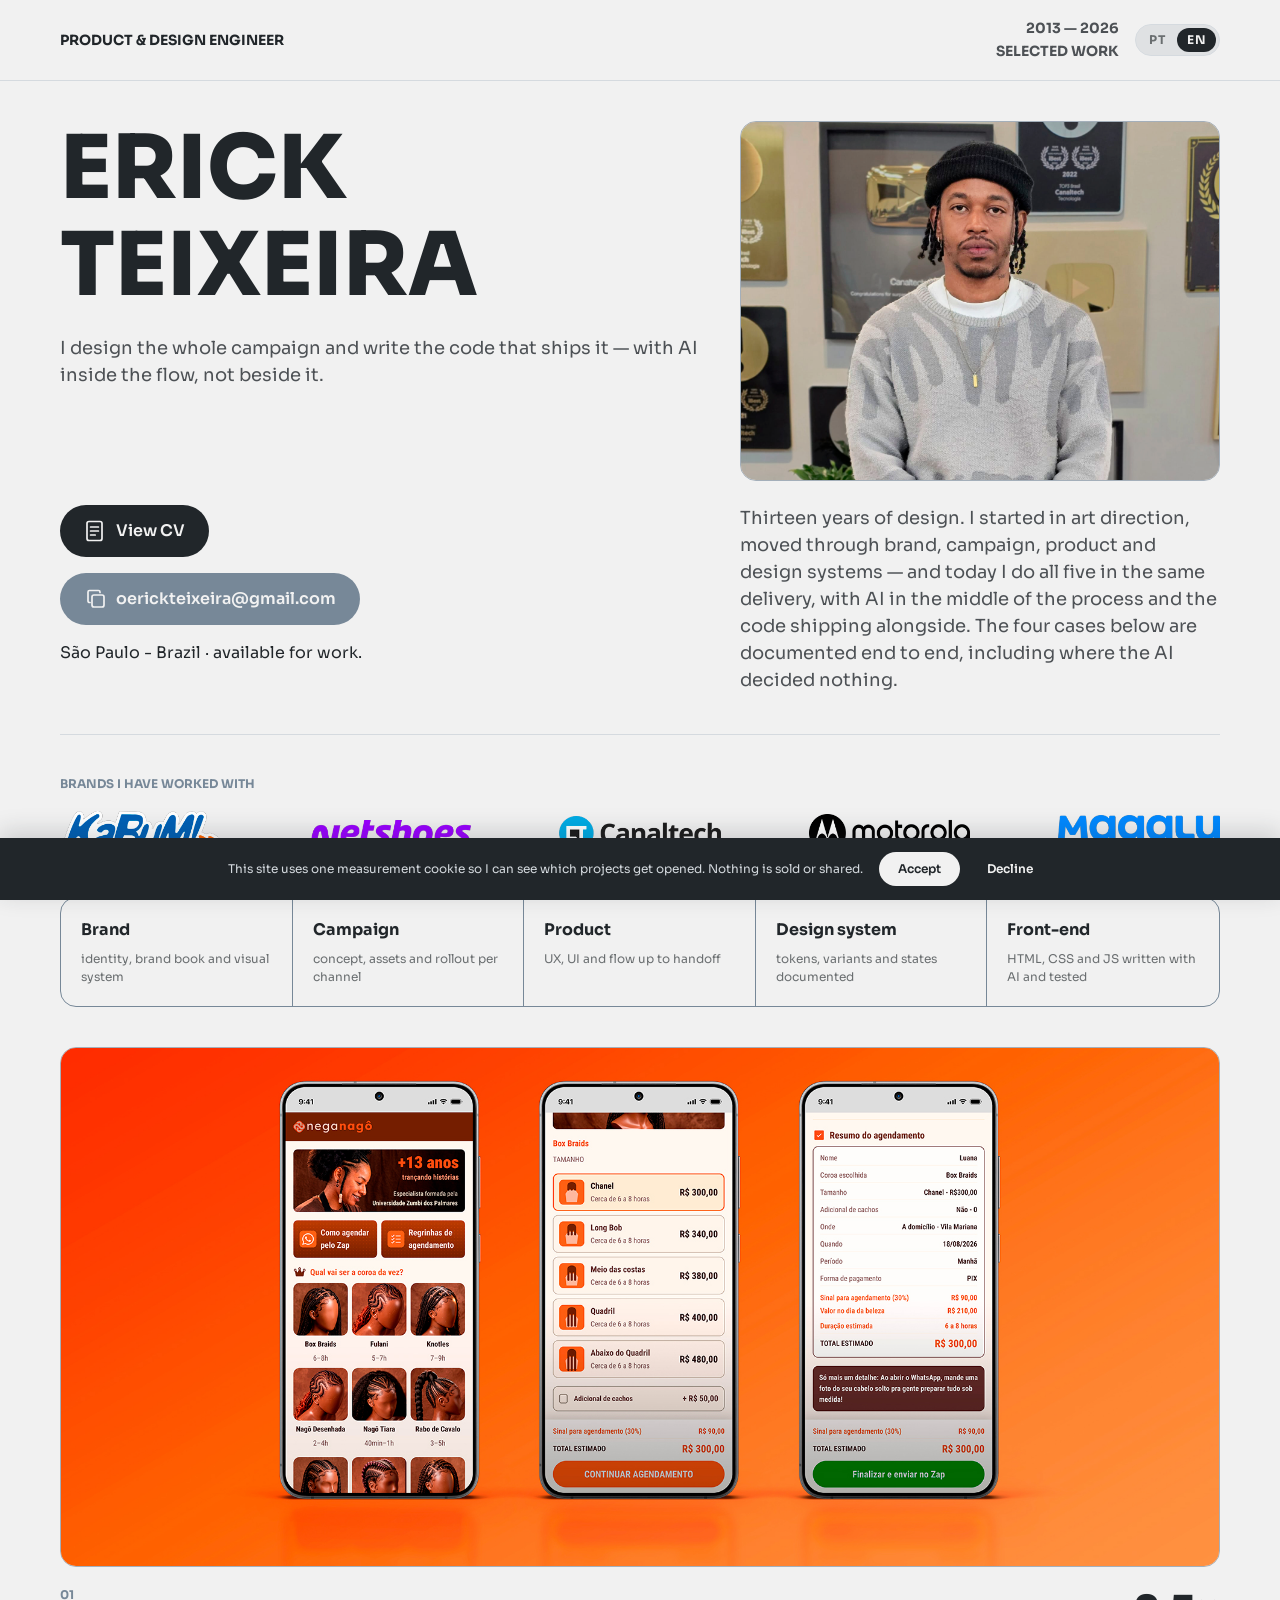
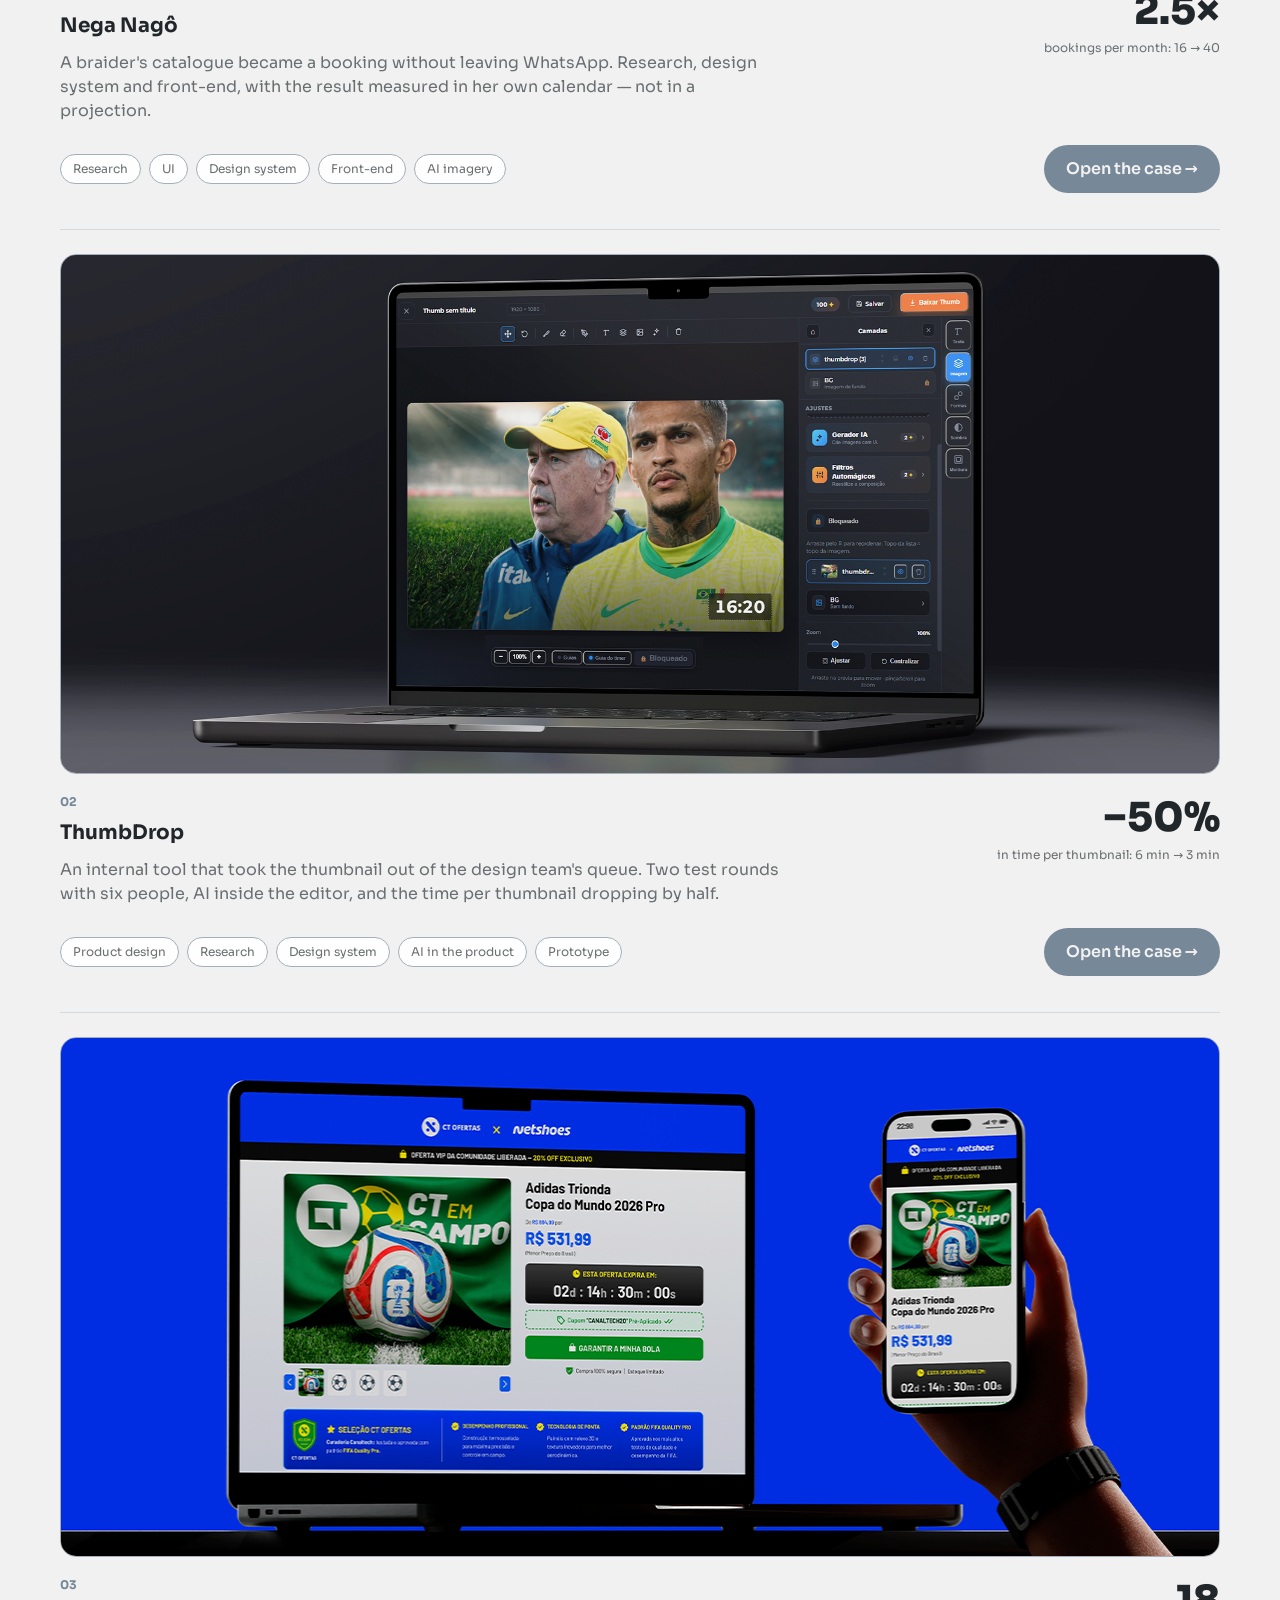
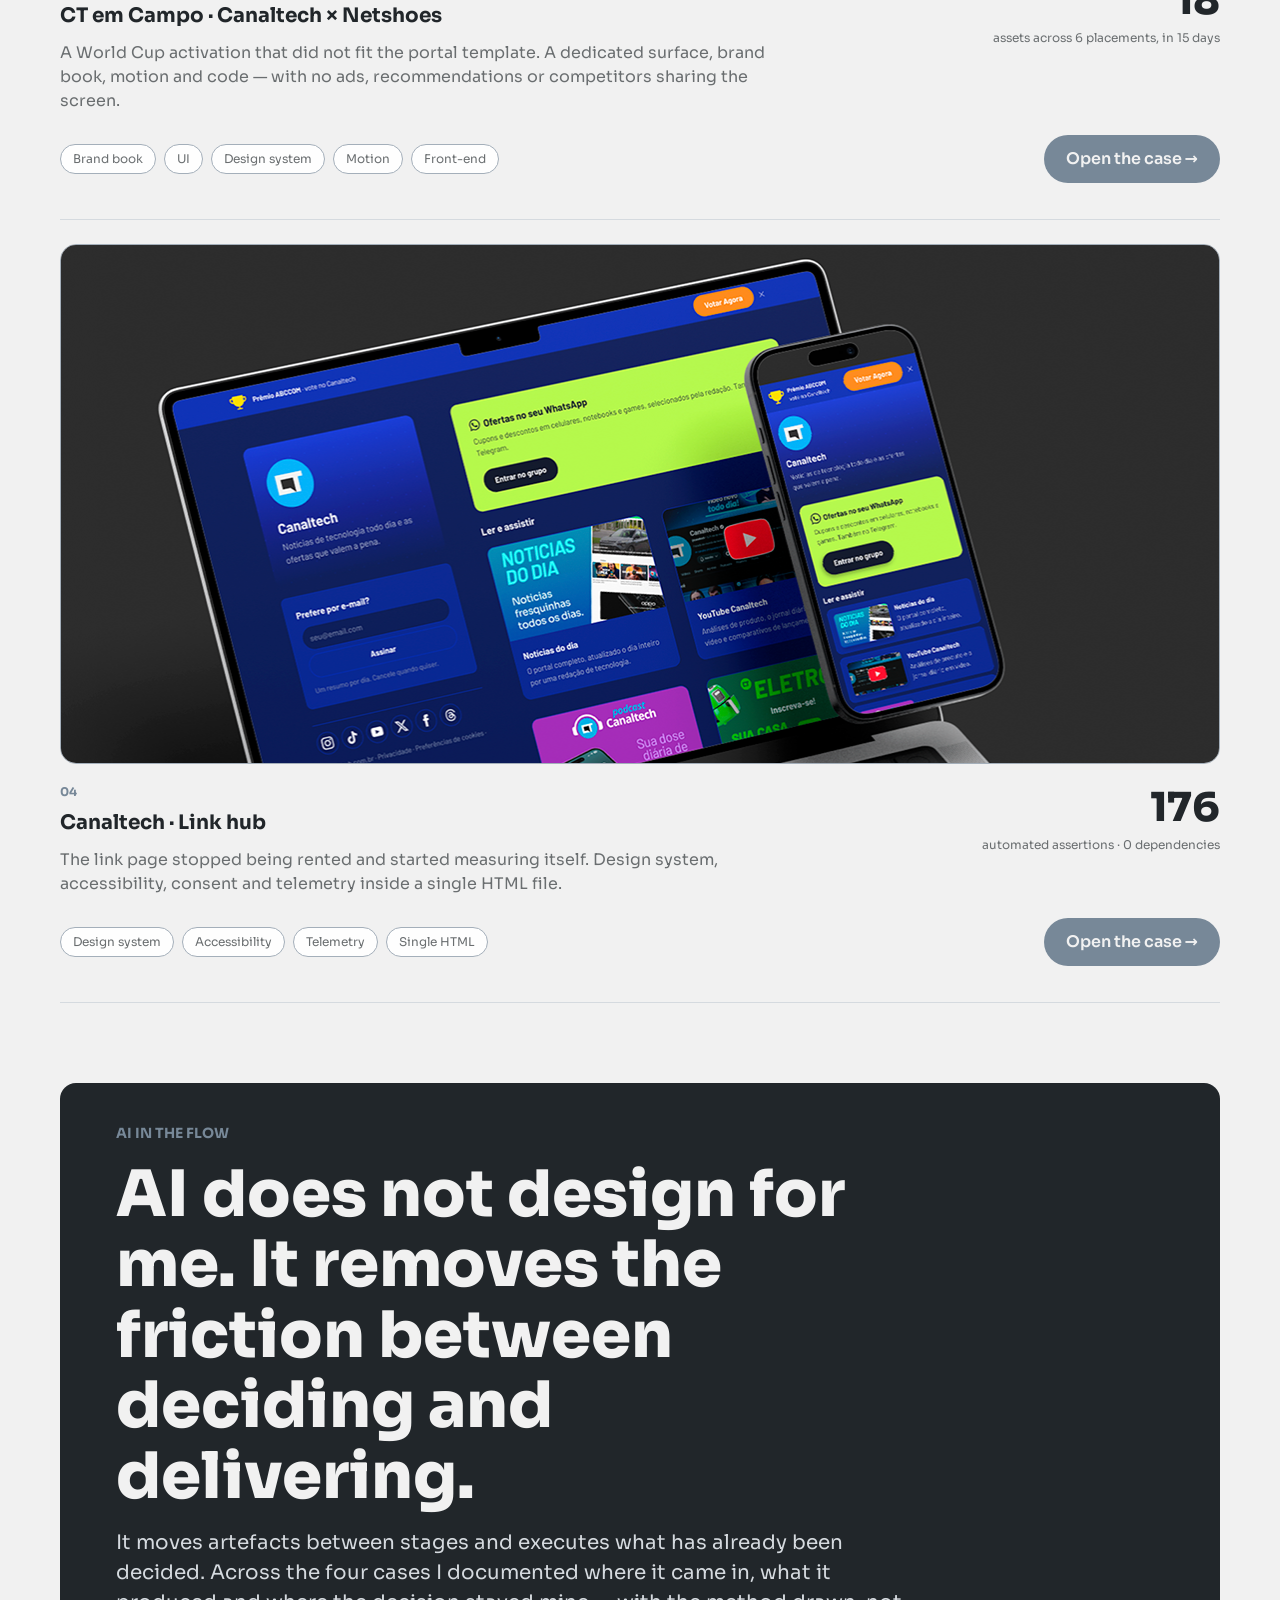
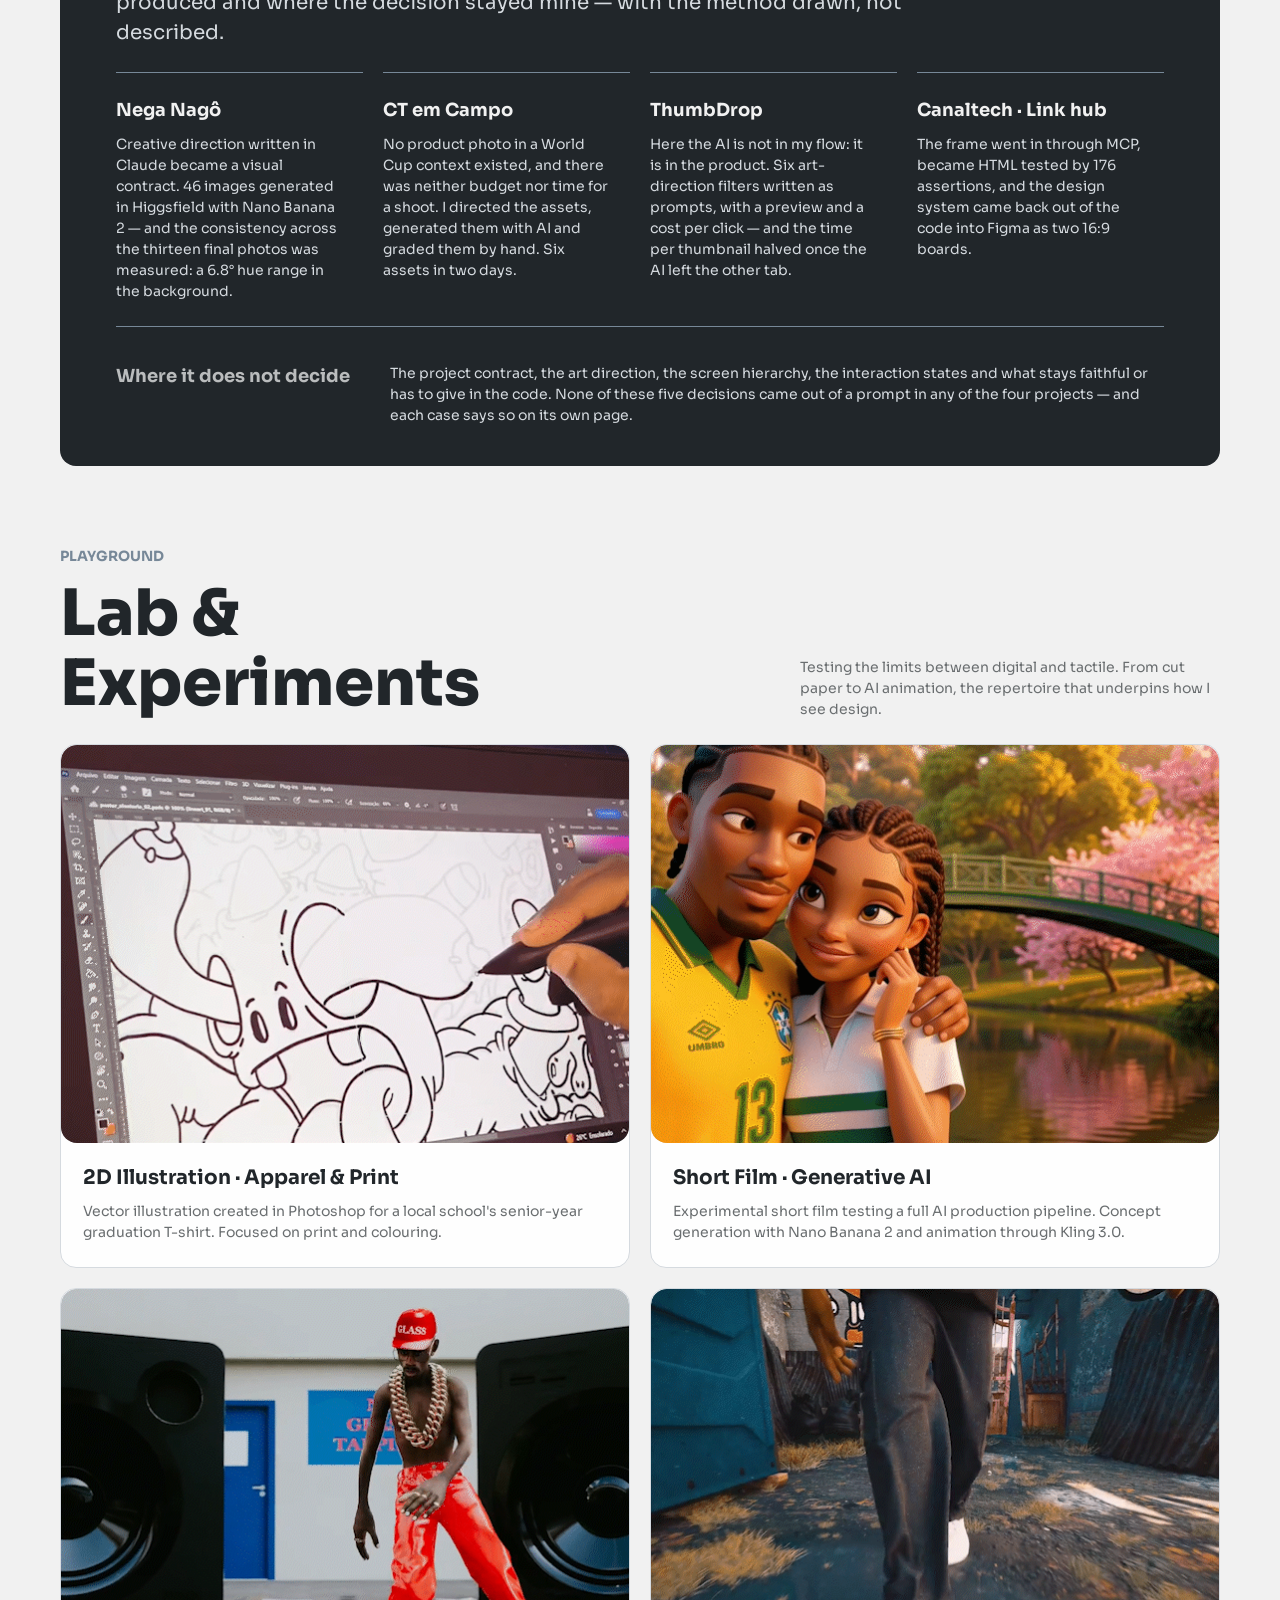
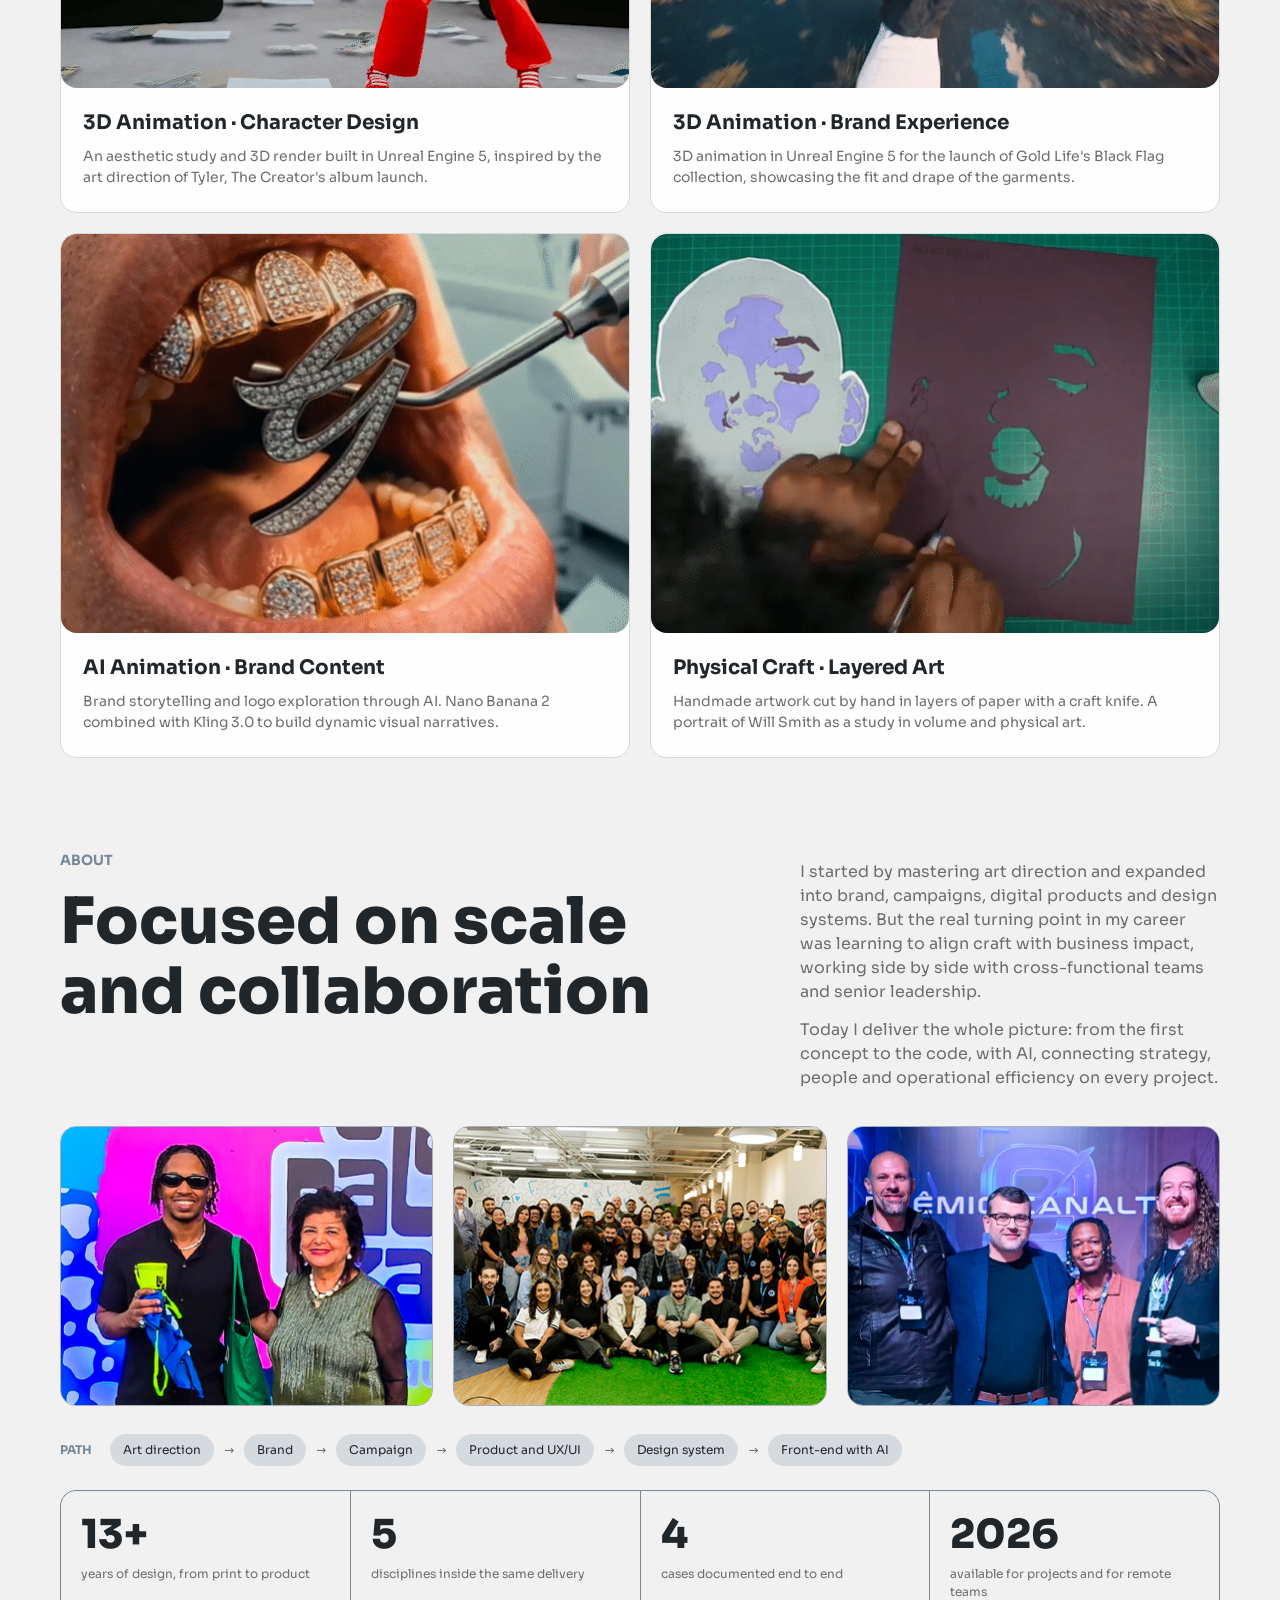
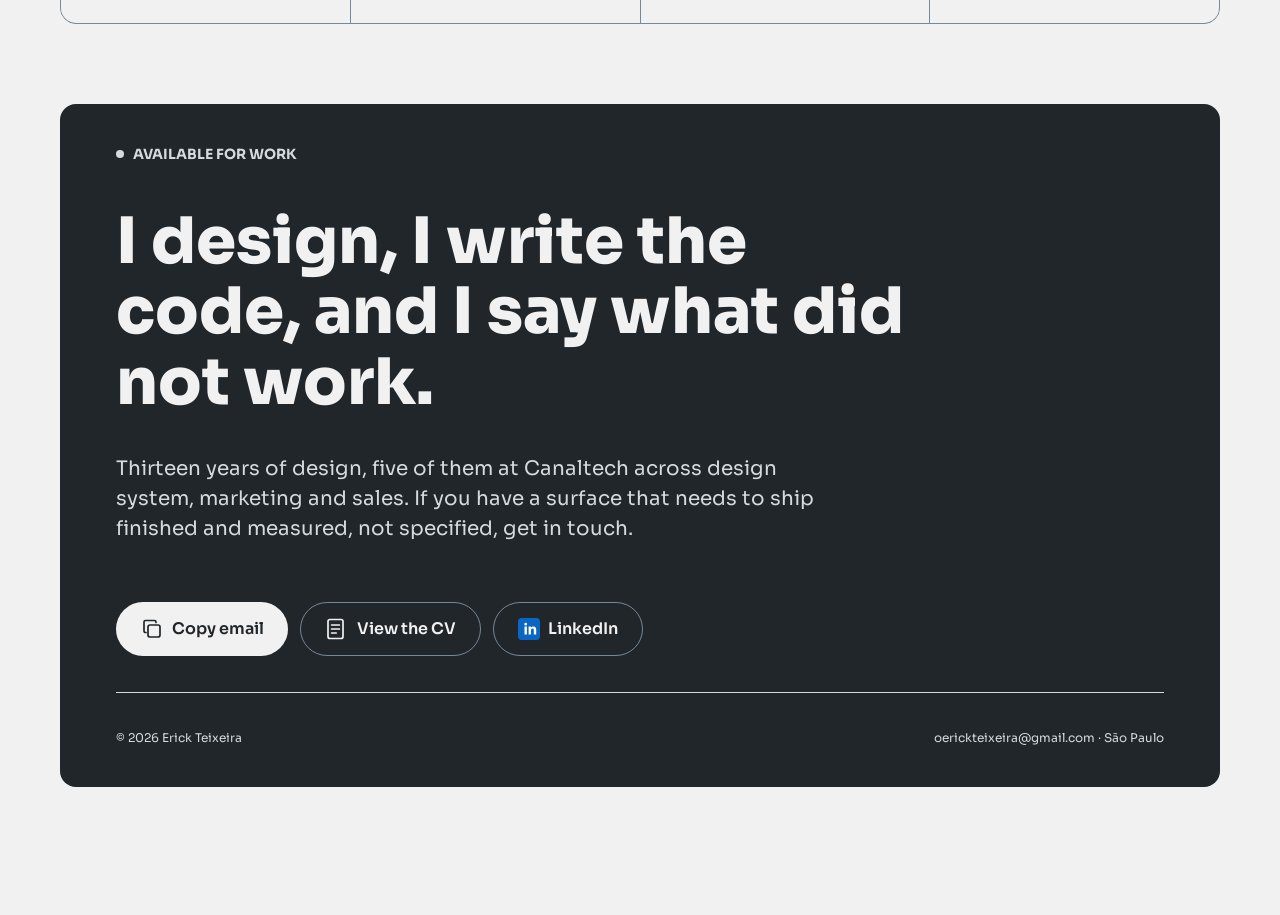
<file: index.html>
<!DOCTYPE html>
<html lang="pt-BR">
<head>
<meta charset="UTF-8" />
<meta name="viewport" content="width=device-width, initial-scale=1.0" />
<!-- Consentimento (LGPD) — negado por padrão, liberado só depois do aceite -->
<script>
window.dataLayer=window.dataLayer||[];function gtag(){dataLayer.push(arguments);}
gtag('consent','default',{ad_storage:'denied',ad_user_data:'denied',ad_personalization:'denied',analytics_storage:'denied',wait_for_update:500});
try{if(localStorage.getItem('et_consentimento')==='aceito'){gtag('consent','update',{analytics_storage:'granted'});}}catch(e){}
</script>
<!-- Google tag (gtag.js) -->
<script async src="https://www.googletagmanager.com/gtag/js?id=G-TM34J12CLE"></script>
<script>
gtag('js', new Date());
gtag('config', 'G-TM34J12CLE');
</script>
<meta name="theme-color" content="#f1f1f1" />
<title>Erick Teixeira · Product &amp; design engineer</title>
<meta name="description" content="Desenho a campanha inteira e escrevo o código que a entrega — com IA dentro do fluxo, não ao lado dele. Treze anos de design entre marca, campanha, produto, design system e front-end." />
<link rel="icon" href="data:image/svg+xml,%3Csvg xmlns='http://www.w3.org/2000/svg' viewBox='0 0 32 32'%3E%3Crect width='32' height='32' rx='7' fill='%2321262a'/%3E%3Ctext x='16' y='22' font-family='system-ui,sans-serif' font-size='17' font-weight='700' fill='%23f1f1f1' text-anchor='middle'%3EE%3C/text%3E%3C/svg%3E" />
<meta property="og:type" content="website" />
<meta property="og:site_name" content="Erick Teixeira" />
<meta property="og:title" content="Erick Teixeira · Product & Design Engineer" />
<meta property="og:description" content="Desenho a campanha inteira e escrevo o código que a entrega — com IA dentro do fluxo, não ao lado dele." />
<meta property="og:image" content="assets/erick.png" />
<meta name="twitter:card" content="summary_large_image" />
<meta name="twitter:title" content="Erick Teixeira · Product & Design Engineer" />
<meta name="twitter:description" content="Desenho a campanha inteira e escrevo o código que a entrega — com IA dentro do fluxo, não ao lado dele." />
<meta name="twitter:image" content="assets/erick.png" />

<link rel="preconnect" href="https://fonts.googleapis.com" />
<link rel="preconnect" href="https://fonts.gstatic.com" crossorigin />
<link href="https://fonts.googleapis.com/css2?family=Sora:wght@400;600;700;800&display=swap" rel="stylesheet" />

<style>
/* ==========================================================================
   TOKENS — lidos nó a nó do Figma
   Jb6w9GH2aN7mVVCQseu3n5 · página PORTFOLIO - prototipo · frame 277:6799
   ========================================================================== */
:root{
  --page:#f1f1f1;
  --ink:#21262a;         /* títulos, texto forte, superfícies escuras */
  --body:#6a6e70;        /* corpo */
  --soft:#4d5155;        /* rótulos secundários */
  --muted:#778898;       /* rótulos, bordas fortes, botão de ação */
  --line:#d5dadf;        /* fio padrão */
  --line-2:#a4afba;      /* fio das molduras de imagem */
  --tile:#fefefe;        /* card do playground */
  --on-dark:#f1f1f1;
  --on-dark-2:#d5dadf;
  --on-dark-3:#babcbd;

  --wrap:1160px; --pad-x:120px;
  --r:16px; --r-pill:999px;
  --sec-y:40px;
}

*,*::before,*::after{box-sizing:border-box}
html{-webkit-text-size-adjust:100%;scroll-behavior:smooth}
@media (prefers-reduced-motion:reduce){html{scroll-behavior:auto}}
body{
  margin:0;background:var(--page);color:var(--ink);
  font-family:'Sora',ui-sans-serif,system-ui,-apple-system,'Segoe UI',Roboto,Arial,sans-serif;
  font-size:16px;line-height:1.5;
  -webkit-font-smoothing:antialiased;text-rendering:optimizeLegibility;
}
img{max-width:100%;display:block}
p{margin:0}
/* o navegador recua <dd> e <figure> em 40px por padrão. No Figma tudo começa
   na mesma margem, então o recuo tem que sair. */
dl,dt,dd,figure,blockquote{margin:0}
h1,h2,h3{margin:0;font-weight:700}
a{color:inherit;text-decoration:none}
ul{margin:0;padding:0;list-style:none}
.wrap{width:min(var(--wrap),100% - (var(--pad-x) * 2));margin-inline:auto}
.sr-only{position:absolute;width:1px;height:1px;padding:0;margin:-1px;overflow:hidden;clip:rect(0 0 0 0);white-space:nowrap;border:0}
:where(a,button,[tabindex]):focus-visible{outline:2px solid var(--ink);outline-offset:3px;border-radius:8px}
svg{display:block;flex:none}

/* ---------- escala tipográfica (Sora, valores do Figma) ---------- */
.d1{font-weight:800;font-size:88px;line-height:1.1;color:var(--ink)}
.h2{font-weight:800;font-size:64px;line-height:1.1;color:var(--ink)}
.num{font-weight:800;font-size:40px;line-height:1.1;color:var(--ink)}
.t20{font-weight:700;font-size:20px;line-height:1.5;color:var(--ink)}
.t18{font-weight:700;font-size:18px;line-height:1.5;color:var(--ink)}
.t16{font-weight:700;font-size:16px;line-height:1.5;color:var(--ink)}
.lead{font-weight:400;font-size:20px;line-height:1.5;color:var(--body)}
.intro{font-weight:400;font-size:18px;line-height:1.5;color:var(--soft)}
.p16{font-weight:400;font-size:16px;line-height:1.5;color:var(--body)}
.p14{font-weight:400;font-size:14px;line-height:1.5;color:var(--body)}
.p12{font-weight:400;font-size:12px;line-height:1.5;color:var(--body)}
.lb{font-weight:700;font-size:14px;line-height:1.5;text-transform:uppercase;color:var(--muted)}
.lb-sm{font-weight:700;font-size:12px;line-height:1.5;text-transform:uppercase;color:var(--muted)}
.idx{font-weight:700;font-size:12px;line-height:1;color:var(--muted)}

/* ---------- estrutura ---------- */
.sec{padding-block:var(--sec-y)}
.stack{display:flex;flex-direction:column;gap:24px}

/* ---------- topo ---------- */
.topo{border-bottom:1px solid var(--line)}
.topo__in{display:flex;align-items:center;justify-content:space-between;gap:24px;padding-block:18px}
.topo__cargo{font-weight:700;font-size:14px;line-height:1.5;text-transform:uppercase;color:var(--ink)}
.topo__per{display:flex;flex-direction:column;align-items:flex-end;gap:2px;text-align:right}
.topo__per span{font-weight:700;font-size:14px;line-height:1.5;text-transform:uppercase;color:var(--soft)}

/* ---------- hero ---------- */
.hero{display:flex;flex-direction:column;gap:24px;padding-block:40px;border-bottom:1px solid var(--line)}
.hero__top{display:grid;grid-template-columns:640px 480px;gap:40px;align-items:start}
.hero__nome{display:flex;flex-direction:column;gap:20px}
.d1{white-space:pre-line}
.hero__bio{display:grid;grid-template-columns:640px 480px;gap:40px;align-items:start}
.contato{display:flex;flex-direction:column;gap:16px;align-items:flex-start}

/* ---------- botões ---------- */
/* <button> herda borda, fonte e cursor do navegador: sem este reset o
   "Copiar e-mail" sai com a moldura cinza padrão e fora da Sora. */
.btn{display:inline-flex;align-items:center;gap:8px;padding:14px 24px;border-radius:var(--r-pill);
  font-weight:600;font-size:16px;line-height:1.5;font-family:inherit;
  border:0;cursor:pointer;text-decoration:none;transition:opacity .15s,background .15s,border-color .15s}
.btn--dark{background:var(--ink);color:var(--on-dark)}
.btn--dark:hover{opacity:.88}
.btn--mut{background:var(--muted);color:var(--on-dark)}
.btn--mut:hover{opacity:.88}
.btn--light{background:var(--page);color:var(--ink)}
.btn--light:hover{opacity:.88}
.btn--ghost{background:transparent;color:var(--on-dark);border:1px solid var(--muted)}
.btn--ghost:hover{border-color:var(--on-dark-2)}

/* ---------- moldura de imagem ---------- */
.shot{background:var(--line);border-radius:var(--r);overflow:hidden;
  display:flex;align-items:center;justify-content:center}
.shot--bordered{border:1px solid var(--line-2)}
/* No Figma toda imagem é scaleMode FILL cobrindo o frame inteiro: sem padding. */
.shot img{width:100%;height:100%;object-fit:cover;object-position:center}
.ph{position:relative;width:100%;height:100%;min-height:120px;background:
  repeating-linear-gradient(45deg,#e7eaee 0 12px,#e1e5ea 12px 24px);
  display:flex;flex-direction:column;align-items:center;justify-content:center;
  gap:8px;text-align:center;padding:20px;color:var(--muted)}
.ph__f{font-family:ui-monospace,SFMono-Regular,Menlo,monospace;font-size:12px;
  color:var(--ink);background:var(--tile);border:1px solid var(--line-2);
  border-radius:6px;padding:5px 9px;word-break:break-all}
.ph__d{font-size:12px;line-height:1.5;max-width:44ch}
/* slot de logo tem 48px de altura: o placeholder cabe dentro, sem descrição */
.marca .ph{min-height:0;height:100%;padding:4px;gap:0;border-radius:8px}
.marca .ph .ph__d{display:none}
.marca .ph .ph__f{font-size:12px;padding:3px 6px;line-height:1.25;max-width:100%;
  overflow:hidden;text-overflow:ellipsis;white-space:nowrap}
</style>
<style>
/* ---------- marcas ---------- */
.marcas{display:flex;flex-direction:column;gap:16px;padding-block:40px}
.marcas__row{display:flex;align-items:center;justify-content:space-between;gap:88px}
.marcas__row .shot,.marcas__row img{background:none}
.marca{flex:1;display:flex;align-items:center;justify-content:center;min-width:0;height:48px}
/* No Figma cada logo tem 162px de largura e mantém a altura natural (43/25/34/37/36).
   Sem filtro: eles aparecem coloridos. */
.marca img{width:100%;height:auto;max-height:48px;object-fit:contain}

/* ---------- disciplinas ---------- */
.disc{display:grid;grid-template-columns:repeat(5,1fr);
  border:1px solid var(--muted);border-radius:var(--r);overflow:hidden}
.disc__item{display:flex;flex-direction:column;gap:8px;padding:20px;
  border-right:1px solid var(--muted)}
.disc__item:last-child{border-right:0}
.disc__d{font-weight:400;font-size:12px;line-height:1.5;color:var(--body)}

/* ---------- projetos ---------- */
.projetos{display:flex;flex-direction:column;gap:24px;padding-block:40px}
.proj{display:flex;flex-direction:column;gap:22px;padding-bottom:36px;
  border-bottom:1px solid var(--line);color:inherit;text-decoration:none;
  transition:opacity .18s}
/* o card inteiro é o link: imagem, título e texto */
.proj:hover .proj__txt .t20{text-decoration:underline;text-underline-offset:3px}
.proj:hover .ver{opacity:.86}
.proj:hover .shot img{transform:scale(1.012)}
.proj .shot img{transition:transform .35s ease}
.proj:focus-visible{outline:2px solid var(--ink);outline-offset:6px;border-radius:8px}
/* a divisória vale para os três cards, inclusive o último, antes do painel "IA no fluxo" */
.proj__capa{height:520px}
.proj__meta{display:grid;grid-template-columns:minmax(0,720fr) minmax(0,340fr);gap:100px;
  align-items:start}
.proj__txt{display:flex;flex-direction:column;gap:10px}
/* número e legenda alinhados à direita, encostados na margem (277:6860) */
.proj__metrica{display:flex;flex-direction:column;align-items:flex-end;gap:6px;text-align:right}
.proj__metrica .p12{color:var(--body)}
.proj__acao{display:flex;align-items:center;justify-content:space-between;gap:20px}
.chips{display:flex;flex-wrap:wrap;gap:8px}
.chip{padding:5px 12px;border-radius:var(--r-pill);border:1px solid var(--line-2);
  font-weight:400;font-size:12px;line-height:1.5;color:var(--body);background:var(--tile)}
.ver{padding:12px 22px}

/* ---------- painel escuro (IA no fluxo / Contato) ---------- */
.painel{background:var(--ink);border-radius:var(--r);padding:40px 56px;color:var(--on-dark)}
/* no Figma o título e o texto do painel "IA no fluxo" quebram em 800px */
.painel .stack > .h2,.painel .stack > .lead{max-width:800px}
.painel .h2{color:var(--on-dark)}
.painel .lead{color:var(--on-dark-2)}
.painel .lb{color:var(--muted)}
.provas{display:grid;grid-template-columns:repeat(4,1fr);gap:20px}
@media (max-width:1199px){.provas{grid-template-columns:1fr 1fr}}
.prova{display:flex;flex-direction:column;gap:10px;padding:24px 20px 0 0;
  border-top:1px solid var(--muted)}
.prova .t18{color:var(--on-dark)}
.prova .p14{color:var(--on-dark-2)}
.ndecide{display:grid;grid-template-columns:auto 1fr;gap:40px;align-items:start;
  padding-top:36px;margin-top:0;border-top:1px solid var(--muted)}
.ndecide .t18{color:var(--on-dark-3);white-space:nowrap}
.ndecide .p14{color:var(--on-dark-2)}

/* ---------- playground ---------- */
.play{display:flex;flex-direction:column;gap:24px;padding-block:40px}
.play__head{display:flex;align-items:flex-end;justify-content:space-between;gap:40px}
.play__t{display:flex;flex-direction:column;gap:12px;max-width:500px;min-width:0}
.play__d{max-width:420px;min-width:0}
.grade{display:grid;grid-template-columns:1fr 1fr;gap:20px}
.tile{background:var(--tile);border:1px solid var(--line);border-radius:var(--r);overflow:hidden;
  display:flex;flex-direction:column}
.tile__capa{aspect-ratio:570/400;background:var(--line)}
.tile__txt{display:flex;flex-direction:column;gap:8px;padding:20px 22px 24px}

/* ---------- sobre ---------- */
.sobre{display:flex;flex-direction:column;gap:24px;padding-block:40px}
.sobre__head{display:grid;grid-template-columns:700px 420px;gap:40px;align-items:start;
  padding-block:12px}
.sobre__t{display:flex;flex-direction:column;gap:16px}
.sobre__p{display:flex;flex-direction:column;gap:14px;padding-top:10px}
.fotos{display:grid;grid-template-columns:repeat(3,1fr);gap:20px}
.foto{aspect-ratio:373/280}
.traj{display:flex;flex-wrap:wrap;align-items:center;gap:10px;padding-top:4px}
.passo{padding:7px 13px;border-radius:var(--r-pill);background:var(--line);
  font-weight:400;font-size:12px;line-height:1.5;color:var(--ink)}
.seta{font-size:12px;color:var(--body)}
.nums{display:grid;grid-template-columns:repeat(4,1fr);gap:1px;background:var(--muted);
  border:1px solid var(--muted);border-radius:var(--r);overflow:hidden}
.nums__i{display:flex;flex-direction:column;gap:8px;padding:22px 20px;background:var(--page)}

/* ---------- contato ---------- */
.disp{display:flex;align-items:center;gap:9px;padding-bottom:6px;margin-bottom:36px}
/* larguras lidas do frame Contato (277:7039): título 820, parágrafo 700 */
#contato .h2{max-width:820px}
#contato .lead{max-width:700px}
.disp i{width:8px;height:8px;border-radius:50%;background:var(--on-dark-2);flex:none}
.disp span{font-weight:700;font-size:14px;line-height:1.5;text-transform:uppercase;color:var(--on-dark-2)}
.acoes{display:flex;flex-wrap:wrap;gap:12px;padding-top:22px}
.base{display:flex;justify-content:space-between;gap:16px;flex-wrap:wrap;
  padding-top:36px;border-top:1px solid var(--on-dark-2)}
.base p{font-weight:400;font-size:12px;line-height:1.5;color:var(--on-dark-2)}
.respiro{height:88px}
</style>
<style>
/* ==========================================================================
   RESPONSIVO — o Figma tem só o desktop 1400; abaixo disso é adaptação
   ========================================================================== */
@media (max-width:1399px){ :root{--pad-x:56px} }

@media (max-width:1279px){
  .hero__top,.hero__bio{grid-template-columns:minmax(0,640fr) minmax(0,480fr);gap:32px}
  .sobre__head{grid-template-columns:minmax(0,700fr) minmax(0,420fr);gap:32px}
  .proj__meta{gap:56px}
  .marcas__row{gap:40px}
  .painel{padding:36px 40px}
}

@media (max-width:1023px){
  :root{--pad-x:40px;--sec-y:32px}
  .d1{font-size:64px}
  .h2{font-size:44px}
  .hero__top,.hero__bio{grid-template-columns:1fr;gap:24px}
  .hero__top .shot{max-width:520px}
  .contato{align-items:flex-start}
  .disc{grid-template-columns:repeat(3,1fr)}
  .disc__item{border-bottom:1px solid var(--muted)}
  .disc__item:nth-child(3n){border-right:0}
  .disc__item:nth-last-child(-n+2){border-bottom:0}
  .provas{grid-template-columns:1fr;gap:0}
  .prova{padding:20px 0}
  .proj__capa{height:400px}
  /* empilhado, a métrica volta a alinhar à esquerda */
  .proj__meta{grid-template-columns:1fr;gap:20px}
  .proj__metrica{align-items:flex-start;text-align:left}
  .grade{gap:16px}
  .tile__capa{height:320px}
  .sobre__head{grid-template-columns:1fr;gap:24px}
  .sobre__p{padding-top:0}
  .fotos{grid-template-columns:1fr 1fr}
  .fotos .foto:last-child{grid-column:1 / -1}
  .nums{grid-template-columns:1fr 1fr}
  .play__head{flex-direction:column;align-items:flex-start;gap:20px}
  .play__d{max-width:none}
}

@media (max-width:767px){
  :root{--pad-x:20px;--sec-y:28px;--r:14px}
  body{font-size:16px}

  .d1{font-size:40px;line-height:1.12}
  .h2{font-size:29px;line-height:1.18}
  .num{font-size:30px}
  .t20{font-size:18px}
  .t18{font-size:16px}
  .lead{font-size:16px}
  .intro{font-size:16px}
  .p16{font-size:14px}

  /* topo: cargo e período empilham, período volta a alinhar à esquerda */
  .topo__in{flex-direction:column;align-items:flex-start;gap:6px;padding-block:14px}
  .topo__cargo{font-size:12px}
  .topo__per{align-items:flex-start;text-align:left}
  .topo__per span{font-size:12px}

  .hero{padding-block:28px;gap:20px}
  .hero__top .shot{max-width:none}
  .contato{width:100%}
  .btn{padding:13px 20px;font-size:14px}
  .contato .btn{width:100%;justify-content:center}

  /* marcas: rolagem horizontal preserva o tamanho legível do logo */
  .marcas{padding-block:28px}
  .marcas__scroll{overflow-x:auto;overflow-y:hidden;scrollbar-width:none;
    -webkit-overflow-scrolling:touch;margin-inline:calc(var(--pad-x) * -1);
    padding-inline:var(--pad-x)}
  .marcas__scroll::-webkit-scrollbar{display:none}
  .marcas__row{gap:32px;justify-content:flex-start}
  .marca{flex:none;width:120px;height:38px}
  .marca img{max-height:34px}

  .disc{grid-template-columns:1fr}
  .disc__item{border-right:0;border-bottom:1px solid var(--muted);padding:16px 18px}
  .disc__item:last-child{border-bottom:0}

  .projetos{padding-block:28px;gap:20px}
  .proj{gap:16px;padding-bottom:24px}
  .proj__capa{height:210px}
  .proj__acao{flex-direction:column;align-items:stretch;gap:14px}
  .ver{justify-content:center}
  .chip{font-size:12px;padding:4px 10px}

  .painel{padding:24px 20px}
  .ndecide{grid-template-columns:1fr;gap:10px;padding-top:24px}
  .ndecide .t18{white-space:normal}

  .play{padding-block:28px}
  .grade{grid-template-columns:1fr;gap:14px}
  .tile__capa{height:200px}
  .tile__txt{padding:16px 18px 20px}

  .sobre{padding-block:28px}
  .sobre__head{padding-block:0}
  .fotos{grid-template-columns:1fr;gap:14px}
  .fotos .foto:last-child{grid-column:auto}
  .nums{grid-template-columns:1fr 1fr}
  .nums__i{padding:16px 16px}
  .traj{gap:8px}
  .passo{font-size:12px;padding:6px 11px}

  .acoes{padding-top:16px}
  .acoes .btn{width:100%;justify-content:center}
  .base{flex-direction:column;gap:6px;padding-top:24px}
  .respiro{height:48px}
}

@media (max-width:400px){
  .nums{grid-template-columns:1fr}
  .d1{font-size:34px}
  .h2{font-size:25px}
}
</style>
</head>
<body>
<a href="#projetos" class="sr-only">Pular para os trabalhos</a>

<!-- ======================= TOPO ======================= -->
<header class="topo">
  <div class="wrap topo__in">
    <span class="topo__cargo">Product &amp; design engineer</span>
    <span class="topo__per">
      <span>2013 — 2026</span>
      <span>Trabalhos selecionados</span>
    </span>
  </div>
</header>

<main>
<!-- ======================= HERO ======================= -->
<section class="wrap hero">
  <div class="hero__top">
    <div class="hero__nome">
      <h1 class="d1">ERICK
TEIXEIRA</h1>
      <p class="intro">Desenho a campanha inteira e escrevo o código que a entrega — com IA dentro
        do fluxo, não ao lado dele.</p>
    </div>
    <div class="shot shot--bordered" style="aspect-ratio:480/360">
      <img src="assets/erick.png" width="480" height="360"
           data-desc="Retrato · 4:3" alt="Retrato de Erick Teixeira" />
    </div>
  </div>

  <div class="hero__bio">
    <div class="contato">
      <a class="btn btn--dark" href="https://drive.google.com/file/d/1JYXtR79P80dJskrga4ICdHGq94rjy2d0/view" target="_blank" rel="noopener">
        <svg width="24" height="24" viewBox="0 0 24 24" fill="none" aria-hidden="true">
          <rect x="3" y="2.5" width="15" height="19" rx="2" stroke="currentColor" stroke-width="1.7"/>
          <path d="M6.6 8h7.8M6.6 12h7.8M6.6 16h4.6" stroke="currentColor" stroke-width="1.7" stroke-linecap="round"/>
        </svg>
        Ver Currículo
      </a>
      <button class="btn btn--mut" type="button" id="copiar-email-hero" data-email="oerickteixeira@gmail.com">
        <svg width="24" height="24" viewBox="0 0 24 24" fill="none" aria-hidden="true">
          <rect x="8" y="8" width="12" height="12" rx="2" stroke="currentColor" stroke-width="1.7"/>
          <path d="M16 5.5V5a1.5 1.5 0 0 0-1.5-1.5h-9A1.5 1.5 0 0 0 4 5v9A1.5 1.5 0 0 0 5.5 15.5H6"
            stroke="currentColor" stroke-width="1.7" stroke-linecap="round"/>
        </svg>
        <span class="btn__t">oerickteixeira@gmail.com</span>
      </button>
      <p class="p16" style="color:var(--ink)">São Paulo - Brasil · disponível para trabalhar.</p>
    </div>
    <p class="intro">Treze anos de design. Comecei em direção de arte, passei por marca, campanha,
      produto e design system — e hoje faço as cinco na mesma entrega, com IA no meio do processo e
      o código saindo junto. Os quatro cases abaixo estão documentados de ponta a ponta, inclusive
      onde a IA não decidiu nada.</p>
  </div>
</section>

<!-- ======================= MARCAS ======================= -->
<section class="wrap marcas">
  <p class="lb-sm">Marcas com que trabalhei</p>
  <div class="marcas__scroll">
    <div class="marcas__row">
      <span class="marca"><img src="assets/logo_kabum.png" width="162" height="43" data-desc="logo_kabum" alt="KaBuM!" loading="lazy" decoding="async" /></span>
      <span class="marca"><img src="assets/logo_netshoes.png" width="162" height="25" data-desc="logo_netshoes" alt="Netshoes" loading="lazy" decoding="async" /></span>
      <span class="marca"><img src="assets/logo_canaltech.png" width="162" height="34" data-desc="logo_canaltech" alt="Canaltech" loading="lazy" decoding="async" /></span>
      <span class="marca"><img src="assets/logo_motorola.png" width="162" height="37" data-desc="logo_motorola" alt="Motorola" loading="lazy" decoding="async" /></span>
      <span class="marca"><img src="assets/logo_magalu.png" width="162" height="36" data-desc="logo_magalu" alt="Magalu" loading="lazy" decoding="async" /></span>
    </div>
  </div>
</section>

<!-- ======================= DISCIPLINAS ======================= -->
<section class="wrap">
  <div class="disc">
    <div class="disc__item"><h2 class="t16">Marca</h2><p class="disc__d">identidade, brandbook e sistema visual</p></div>
    <div class="disc__item"><h2 class="t16">Campanha</h2><p class="disc__d">conceito, peças e desdobramento por canal</p></div>
    <div class="disc__item"><h2 class="t16">Produto</h2><p class="disc__d">UX, UI e fluxo até o handoff</p></div>
    <div class="disc__item"><h2 class="t16">Design system</h2><p class="disc__d">tokens, variantes e estados documentados</p></div>
    <div class="disc__item"><h2 class="t16">Front-end</h2><p class="disc__d">HTML, CSS e JS escritos com IA e testados</p></div>
  </div>
</section>

<!-- ======================= PROJETOS ======================= -->
<section class="wrap projetos" id="projetos">
  <a class="proj" href="nega-nago.html" aria-label="Abrir o case Nega Nagô">
    <div class="shot shot--bordered proj__capa" style="aspect-ratio:1160/520">
      <img src="assets/capa_nega_nago.jpg" width="1160" height="520"
           data-desc="Capa · Nega Nagô" alt="Capa do case Nega Nagô" loading="lazy" decoding="async" />
    </div>
    <div class="proj__meta">
      <div class="proj__txt">
        <p class="idx">01</p>
        <h2 class="t20">Nega Nagô</h2>
        <p class="p16">O catálogo de uma trancista virou agendamento sem sair do WhatsApp. Pesquisa,
          design system e front-end, com o resultado medido na agenda dela — não em projeção.</p>
      </div>
      <div class="proj__metrica">
        <p class="num">2,5×</p>
        <p class="p12">agendamentos por mês: 16 → 40</p>
      </div>
    </div>
    <div class="proj__acao">
      <div class="chips">
        <span class="chip">Pesquisa</span><span class="chip">UI</span>
        <span class="chip">Design system</span><span class="chip">Front-end</span>
        <span class="chip">IA nas imagens</span>
      </div>
      <span class="btn btn--mut ver" aria-hidden="true">Ver o case →</span>
    </div>
  </a>

  <a class="proj" href="thumbdrop.html" aria-label="Abrir o case ThumbDrop">
    <div class="shot shot--bordered proj__capa" style="aspect-ratio:1160/520">
      <img src="assets/capa_thumbdrop.png" width="1160" height="520"
           data-desc="Capa · ThumbDrop" alt="Capa do case ThumbDrop" loading="lazy" decoding="async" />
    </div>
    <div class="proj__meta">
      <div class="proj__txt">
        <p class="idx">02</p>
        <h2 class="t20">ThumbDrop</h2>
        <p class="p16">Ferramenta interna que tirou a thumbnail da fila do time de design. Duas
          rodadas de teste com seis pessoas, IA dentro do editor, e o tempo por thumb caindo pela
          metade.</p>
      </div>
      <div class="proj__metrica">
        <p class="num">−50%</p>
        <p class="p12">no tempo por thumb: 6 min → 3 min</p>
      </div>
    </div>
    <div class="proj__acao">
      <div class="chips">
        <span class="chip">Product design</span><span class="chip">Pesquisa</span>
        <span class="chip">Design system</span><span class="chip">IA no produto</span>
        <span class="chip">Protótipo</span>
      </div>
      <span class="btn btn--mut ver" aria-hidden="true">Ver o case →</span>
    </div>
  </a>

  <a class="proj" href="ct-em-campo.html" aria-label="Abrir o case CT em Campo · Canaltech × Netshoes">
    <div class="shot shot--bordered proj__capa" style="aspect-ratio:1160/520">
      <img src="assets/capa_ct_em_campo.png" width="1160" height="520"
           data-desc="Capa · CT em Campo" alt="Capa do case CT em Campo" loading="lazy" decoding="async" />
    </div>
    <div class="proj__meta">
      <div class="proj__txt">
        <p class="idx">03</p>
        <h2 class="t20">CT em Campo · Canaltech × Netshoes</h2>
        <p class="p16">Uma ativação de Copa que não cabia no template do portal. Superfície dedicada,
          brandbook, motion e código — sem anúncio, recomendação ou concorrente dividindo a tela.</p>
      </div>
      <div class="proj__metrica">
        <p class="num">18</p>
        <p class="p12">peças em 6 posicionamentos, em 15 dias</p>
      </div>
    </div>
    <div class="proj__acao">
      <div class="chips">
        <span class="chip">Brandbook</span><span class="chip">UI</span>
        <span class="chip">Design system</span><span class="chip">Motion</span>
        <span class="chip">Front-end</span>
      </div>
      <span class="btn btn--mut ver" aria-hidden="true">Ver o case →</span>
    </div>
  </a>

  <a class="proj" href="canaltech-hub.html" aria-label="Abrir o case Canaltech · Hub de links">
    <div class="shot shot--bordered proj__capa" style="aspect-ratio:1160/520">
      <img src="assets/capa_canaltech_hub_links.png" width="1160" height="520"
           data-desc="Capa · Canaltech · Hub de links" alt="Capa do case Canaltech Hub de links" loading="lazy" decoding="async" />
    </div>
    <div class="proj__meta">
      <div class="proj__txt">
        <p class="idx">04</p>
        <h2 class="t20">Canaltech · Hub de links</h2>
        <p class="p16">A página de links deixou de ser alugada e passou a medir a si mesma. Design
          system, acessibilidade, consentimento e telemetria dentro de um HTML único.</p>
      </div>
      <div class="proj__metrica">
        <p class="num">176</p>
        <p class="p12">asserções automatizadas · 0 dependências</p>
      </div>
    </div>
    <div class="proj__acao">
      <div class="chips">
        <span class="chip">Design system</span><span class="chip">Acessibilidade</span>
        <span class="chip">Telemetria</span><span class="chip">HTML único</span>
      </div>
      <span class="btn btn--mut ver" aria-hidden="true">Ver o case →</span>
    </div>
  </a>
</section>

<!-- ======================= IA NO FLUXO ======================= -->
<section class="wrap sec">
  <div class="painel stack">
    <div class="stack" style="gap:16px">
      <p class="lb">IA no fluxo</p>
      <h2 class="h2">A IA não desenha por mim. Ela tira o atrito entre decidir e entregar.</h2>
      <p class="lead">Ela move artefato entre etapas e executa o que já foi definido. Nos quatro cases
        eu documentei onde ela entrou, o que produziu e onde a decisão continuou sendo minha — com
        o método desenhado, não descrito.</p>
    </div>
    <div class="provas">
      <div class="prova">
        <h3 class="t18">Nega Nagô</h3>
        <p class="p14">Direção criativa escrita no Claude virou contrato visual. 46 imagens geradas
          no Higgsfield com Nano Banana 2 — e a coerência entre as treze fotos finais foi medida:
          6,8° de amplitude de matiz no fundo.</p>
      </div>
      <div class="prova">
        <h3 class="t18">CT em Campo</h3>
        <p class="p14">Nenhuma foto de produto em contexto de Copa existia, e não havia verba nem
          prazo para produção. Dirigi as peças, gerei com IA e graduei à mão. Seis peças em dois dias.</p>
      </div>
      <div class="prova">
        <h3 class="t18">ThumbDrop</h3>
        <p class="p14">Aqui a IA não está no meu fluxo: está no produto. Seis filtros de direção de
          arte escritos como prompt, com preview e custo por clique — e o tempo por thumb caiu pela
          metade quando a IA saiu da outra aba.</p>
      </div>
      <div class="prova">
        <h3 class="t18">Canaltech · Hub de links</h3>
        <p class="p14">O frame entrou por MCP, virou HTML testado por 176 asserções, e o design
          system saiu do código de volta para o Figma como dois boards 16:9.</p>
      </div>
    </div>
    <div class="ndecide">
      <h3 class="t18">Onde ela não decide</h3>
      <p class="p14">O contrato do projeto, a direção de arte, a hierarquia da tela, os estados de
        interação e o que é fiel ou precisa ceder no código. Essas cinco decisões não saíram de
        prompt em nenhum dos quatro projetos — e cada case diz isso na própria página.</p>
    </div>
  </div>
</section>

<!-- ======================= PLAYGROUND ======================= -->
<section class="wrap play">
  <div class="play__head">
    <div class="play__t">
      <p class="lb">Playground</p>
      <h2 class="h2">Laboratório &amp; Experimentos</h2>
    </div>
    <p class="p14 play__d">Testando limites entre o digital e o tátil. Do papel recortado à
      animação por inteligência artificial, o repertório que sustenta minha visão de design.</p>
  </div>

  <div class="grade">
    <article class="tile">
      <div class="shot tile__capa" style="aspect-ratio:570/400">
        <img src="assets/01_ilustracao_2D.gif" width="570" height="400"
             data-desc="Ilustração 2D · Apparel &amp; Print" alt="Ilustração 2D para camiseta" loading="lazy" decoding="async" />
      </div>
      <div class="tile__txt">
        <h3 class="t20">Ilustração 2D · Apparel &amp; Print</h3>
        <p class="p14">Ilustração vetorial criada no Photoshop para a camiseta de formatura do 3º
          ano de uma escola local. Foco em estamparia e colorização.</p>
      </div>
    </article>
    <article class="tile">
      <div class="shot tile__capa" style="aspect-ratio:570/400">
        <img src="assets/02_short_film_ai.gif" width="570" height="400"
             data-desc="Short Film · IA Generativa" alt="Short film em IA generativa" loading="lazy" decoding="async" />
      </div>
      <div class="tile__txt">
        <h3 class="t20">Short Film · IA Generativa</h3>
        <p class="p14">Short film experimental testando o pipeline completo de produção em IA.
          Geração de conceito com Nano Banana 2 e animação via Kling 3.0.</p>
      </div>
    </article>

    <article class="tile">
      <div class="shot tile__capa" style="aspect-ratio:570/400">
        <img src="assets/03_3d_animation_tyler.gif" width="570" height="400"
             data-desc="Animação 3D · Character Design" alt="Animação 3D character design" loading="lazy" decoding="async" />
      </div>
      <div class="tile__txt">
        <h3 class="t20">Animação 3D · Character Design</h3>
        <p class="p14">Estudo de estética e render 3D desenvolvido na Unreal Engine 5, inspirado na
          direção de arte do lançamento do álbum de Tyler, The Creator.</p>
      </div>
    </article>
    <article class="tile">
      <div class="shot tile__capa" style="aspect-ratio:570/400">
        <img src="assets/04_3d_animation_gold_life.gif" width="570" height="400"
             data-desc="Animação 3D · Brand Experience" alt="Animação 3D brand experience" loading="lazy" decoding="async" />
      </div>
      <div class="tile__txt">
        <h3 class="t20">Animação 3D · Brand Experience</h3>
        <p class="p14">Animação 3D na Unreal Engine 5 para o lançamento da coleção Black Flag da
          Gold Life, destacando o vestir e o caimento do vestuário.</p>
      </div>
    </article>

    <article class="tile">
      <div class="shot tile__capa" style="aspect-ratio:570/400">
        <img src="assets/05_ai_animation_gold_life.gif" width="570" height="400"
             data-desc="Animação em IA · Conteúdo de Marca" alt="Animação em IA para marca" loading="lazy" decoding="async" />
      </div>
      <div class="tile__txt">
        <h3 class="t20">Animação em IA · Conteúdo de Marca</h3>
        <p class="p14">Storytelling de marca e exploração do logo via IA. Combinação de Nano Banana
          2 e Kling 3.0 para criar narrativas visuais dinâmicas.</p>
      </div>
    </article>
    <article class="tile">
      <div class="shot tile__capa" style="aspect-ratio:570/400">
        <img src="assets/06_artesanato.gif" width="570" height="400"
             data-desc="Craft Físico · Arte em Camadas" alt="Quadro artesanal em camadas de papel" loading="lazy" decoding="async" />
      </div>
      <div class="tile__txt">
        <h3 class="t20">Craft Físico · Arte em Camadas</h3>
        <p class="p14">Quadro artesanal feito à mão com recorte em camadas de papel e estilete.
          Retrato do Will Smith em um estudo de volume e arte física.</p>
      </div>
    </article>
  </div>
</section>

<!-- ======================= SOBRE ======================= -->
<section class="wrap sobre">
  <div class="sobre__head">
    <div class="sobre__t">
      <p class="lb">Sobre</p>
      <h2 class="h2">Foco em Escala e Colaboração</h2>
    </div>
    <div class="sobre__p">
      <p class="p16">Comecei dominando a direção de arte e expandi para marca, campanhas, produtos
        digitais e design systems. Mas a grande virada da minha carreira foi aprender a alinhar a
        técnica ao impacto de negócio, trabalhando lado a lado com times multidisciplinares e
        lideranças estratégicas.</p>
      <p class="p16">Hoje, entrego a visão completa: do conceito inicial ao código com IA,
        conectando estratégia, pessoas e eficiência operacional em cada projeto.</p>
    </div>
  </div>

  <div class="fotos">
    <div class="shot shot--bordered foto" style="aspect-ratio:373/280">
      <img src="assets/foto_luiza.jpg" width="373" height="280"
           data-desc="Foto 2 · processo" alt="Foto do processo de trabalho" loading="lazy" decoding="async" />
    </div>
    <div class="shot shot--bordered foto" style="aspect-ratio:373/280">
      <img src="assets/foto_grupo.jpg" width="373" height="280"
           data-desc="Foto 1 · trabalhando" alt="Foto trabalhando com o time" loading="lazy" decoding="async" />
    </div>
    <div class="shot shot--bordered foto" style="aspect-ratio:373/280">
      <img src="assets/foto_time.jpg" width="374" height="280"
           data-desc="Foto 3 · retrato" alt="Retrato" loading="lazy" decoding="async" />
    </div>
  </div>

  <div>
    <div class="traj">
      <span class="lb-sm" style="margin-right:8px">Trajetória</span>
      <span class="passo">Direção de arte</span><span class="seta">→</span>
      <span class="passo">Marca</span><span class="seta">→</span>
      <span class="passo">Campanha</span><span class="seta">→</span>
      <span class="passo">Produto e UX/UI</span><span class="seta">→</span>
      <span class="passo">Design system</span><span class="seta">→</span>
      <span class="passo">Front-end com IA</span>
    </div>
  </div>

  <dl class="nums">
    <div class="nums__i"><dt class="num">13+</dt><dd class="p12" style="margin:0">anos de design, do impresso ao produto</dd></div>
    <div class="nums__i"><dt class="num">5</dt><dd class="p12" style="margin:0">disciplinas dentro da mesma entrega</dd></div>
    <div class="nums__i"><dt class="num">4</dt><dd class="p12" style="margin:0">cases documentados de ponta a ponta</dd></div>
    <div class="nums__i"><dt class="num">2026</dt><dd class="p12" style="margin:0">disponível para projeto e para time remoto</dd></div>
  </dl>
</section>

<!-- ======================= CONTATO ======================= -->
<section class="wrap sec" id="contato">
  <div class="painel" style="display:flex;flex-direction:column;gap:36px">
    <div>
      <p class="disp"><i aria-hidden="true"></i><span>Disponível para trabalhar</span></p>
      <h2 class="h2">Desenho, escrevo o código e digo o que não deu certo.</h2>
    </div>
    <p class="lead">Treze anos de design, cinco deles na Canaltech entre design system, marketing e
      comercial. Se você tem uma superfície que precisa sair pronta e medida, e não especificada,
      me chama.</p>
    <div class="acoes">
      <button class="btn btn--light" type="button" id="copiar-email" data-email="oerickteixeira@gmail.com">
        <svg width="24" height="24" viewBox="0 0 24 24" fill="none" aria-hidden="true">
          <rect x="8" y="8" width="12" height="12" rx="2" stroke="currentColor" stroke-width="1.7"/>
          <path d="M16 5.5V5a1.5 1.5 0 0 0-1.5-1.5h-9A1.5 1.5 0 0 0 4 5v9A1.5 1.5 0 0 0 5.5 15.5H6"
            stroke="currentColor" stroke-width="1.7" stroke-linecap="round"/>
        </svg>
        <span class="btn__t">Copiar e-mail</span>
      </button>
      <a class="btn btn--ghost" href="https://drive.google.com/file/d/1JYXtR79P80dJskrga4ICdHGq94rjy2d0/view" target="_blank" rel="noopener">
        <svg width="24" height="24" viewBox="0 0 24 24" fill="none" aria-hidden="true">
          <rect x="3" y="2.5" width="15" height="19" rx="2" stroke="currentColor" stroke-width="1.7"/>
          <path d="M6.6 8h7.8M6.6 12h7.8M6.6 16h4.6" stroke="currentColor" stroke-width="1.7" stroke-linecap="round"/>
        </svg>
        Ver o currículo
      </a>
      <a class="btn btn--ghost" href="https://www.linkedin.com/in/erick-teixeira-031b3a213/" target="_blank" rel="noopener">
        <svg width="22" height="22" viewBox="0 0 24 24" aria-hidden="true"><rect width="24" height="24" rx="4" fill="#0a66c2"/><path fill="#fff" d="M7.1 9.4h2.6V18H7.1V9.4Zm1.3-4.1a1.5 1.5 0 1 1 0 3 1.5 1.5 0 0 1 0-3ZM11.4 9.4H14v1.2h.04c.36-.66 1.25-1.36 2.57-1.36 2.75 0 3.26 1.72 3.26 3.96V18h-2.6v-4.25c0-1.02-.02-2.32-1.44-2.32-1.45 0-1.67 1.1-1.67 2.25V18h-2.6V9.4Z"/></svg>
        LinkedIn
      </a>
    </div>
    <div class="base">
      <p>© 2026 Erick Teixeira</p>
      <p>oerickteixeira@gmail.com · São Paulo</p>
    </div>
  </div>
</section>

<div class="respiro"></div>
</main>

<div class="toast" id="toast" role="status" aria-live="polite"></div>

<style>
.toast{position:fixed;left:50%;bottom:28px;z-index:60;transform:translate(-50%,8px);
  background:var(--ink);color:var(--on-dark);padding:12px 20px;border-radius:var(--r-pill);
  font-size:14px;font-weight:600;opacity:0;pointer-events:none;transition:opacity .2s,transform .2s;
  box-shadow:0 12px 32px -12px rgba(33,38,42,.5)}
.toast[data-show]{opacity:1;transform:translate(-50%,0)}

/* ==========================================================================
   Impressão / PDF. O portfólio também circula como anexo, e o que sai daqui
   precisa ser o mesmo documento — com os fundos escuros, sem o chrome de
   navegação e sem cortar cartão no meio da página.
   ========================================================================== */
@media print{
  @page{size:A4 landscape;margin:0}
  html,body{background:var(--page)}
  /* chrome que só existe na tela */
  .topo{position:static;backdrop-filter:none;-webkit-backdrop-filter:none}
  .menu,.idioma,.ck,.sr-only,#toast,.lupa,.lupa__fig{display:none!important}
  /* nada de CARTÃO partido entre páginas. A seção fica de fora de propósito:
     ela é mais alta que uma página, e pedir para não quebrar empurra a seção
     inteira para a página seguinte, deixando a anterior em branco. */
  .nbox,.dbox,.et,.rbox,.projeto,.comp,.token,.filtro,.pill,.card,
  .grupo,.tab,.aberto,.pas,.etapa,.passo,.linha,.contato,figure,
  .disc,.disc__item,.prova,.tile,.proj,.nums__i,.marca,.foto,.traj,
  .ficha,.ficha__i,.cont__i,.ad__col,.espacos,.chips{break-inside:avoid}
  h1,h2,h3{break-after:avoid}
  figcaption{break-before:avoid}
  /* a imagem nunca sai da caixa dela na paginação */
  .shot,.fig,.figura{break-inside:avoid}
  img{max-width:100%}
  /* o link continua clicável no PDF, então não precisa imprimir a URL */
  a[href]::after{content:none}
}
</style>

<script src="assets/i18n.js"></script>
<script>
(function () {
  'use strict';

  /* Enquanto um asset não chegou em assets/, a moldura mostra o nome exato do
     arquivo que falta em vez de um ícone de imagem quebrada. */
  function placeholder(img) {
    var arq = (img.getAttribute('src') || '').split('/').pop();
    var d = document.createElement('div');
    d.className = 'ph';
    var f = document.createElement('span');
    f.className = 'ph__f';
    f.textContent = 'assets/' + arq;
    var t = document.createElement('p');
    t.className = 'ph__d';
    t.textContent = img.getAttribute('data-desc') || img.getAttribute('alt') || '';
    d.appendChild(f); d.appendChild(t);
    if (img.parentNode) img.parentNode.replaceChild(d, img);
  }
  [].forEach.call(document.querySelectorAll('.shot img, .marca img'), function (img) {
    img.addEventListener('error', function () { placeholder(img); });
    if (img.complete && img.naturalWidth === 0) placeholder(img);
  });

  /* toast */
  var toastEl = document.getElementById('toast'), toastTimer;
  function toast(msg) {
    toastEl.textContent = msg;
    toastEl.setAttribute('data-show', '');
    clearTimeout(toastTimer);
    toastTimer = setTimeout(function () { toastEl.removeAttribute('data-show'); }, 2400);
  }

  /* copiar e-mail — os dois botões usam o mesmo caminho */
  [].forEach.call(document.querySelectorAll('[data-email]'), function (btn) {
    var alvo = btn.querySelector('.btn__t');
    var original = alvo ? alvo.textContent : '';
    var voltar;
    btn.addEventListener('click', function () {
      var email = btn.getAttribute('data-email');
      var feito = function () {
        if (alvo) alvo.textContent = (window.__t ? window.__t('E-mail copiado') : 'E-mail copiado');
        toast((window.__t ? window.__t('E-mail copiado: ') : 'E-mail copiado: ') + email);
        clearTimeout(voltar);
        voltar = setTimeout(function () { if (alvo) alvo.textContent = original; }, 2400);
      };
      if (navigator.clipboard && navigator.clipboard.writeText) {
        navigator.clipboard.writeText(email).then(feito, feito);
      } else {
        var ta = document.createElement('textarea');
        ta.value = email; ta.style.position = 'fixed'; ta.style.opacity = '0';
        document.body.appendChild(ta); ta.select();
        try { document.execCommand('copy'); } catch (e) {}
        document.body.removeChild(ta); feito();
      }
    });
  });
})();
</script>
<script src="assets/analytics.js" defer></script>
</body>
</html>
</file>
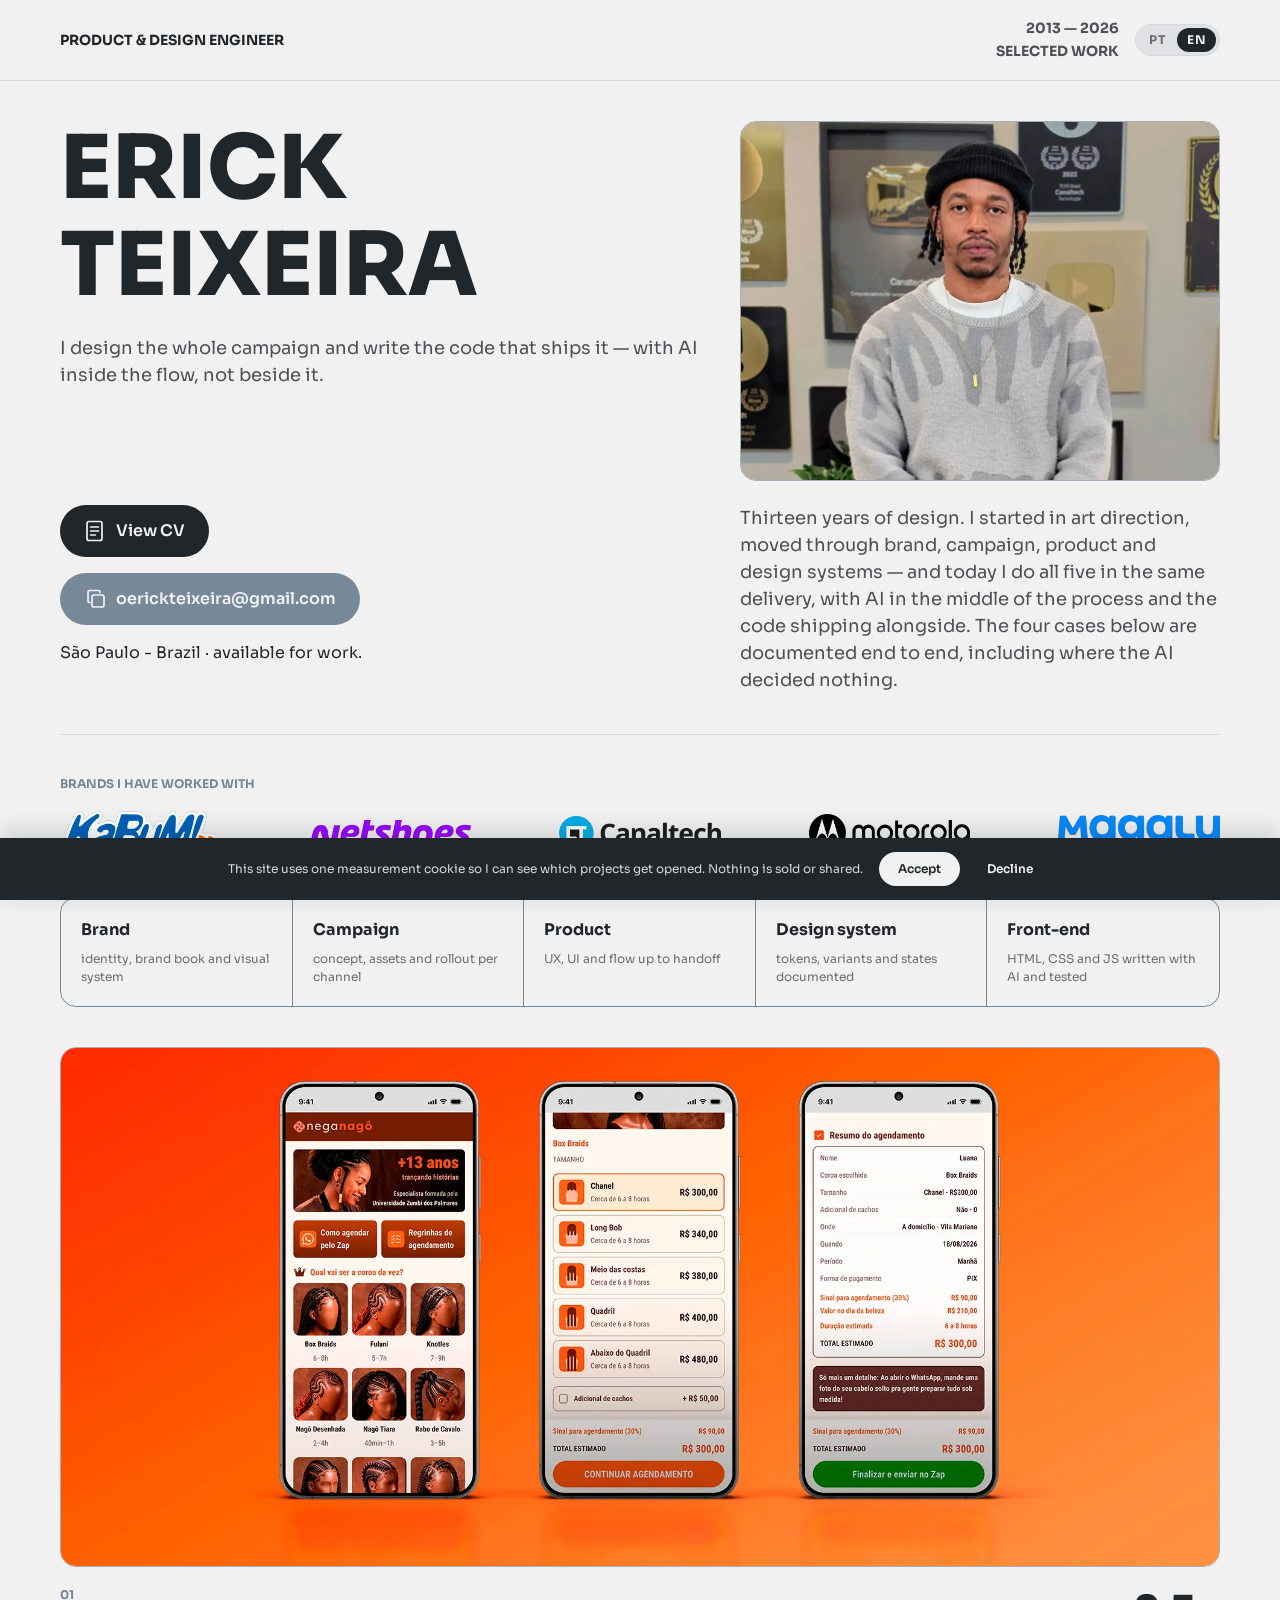
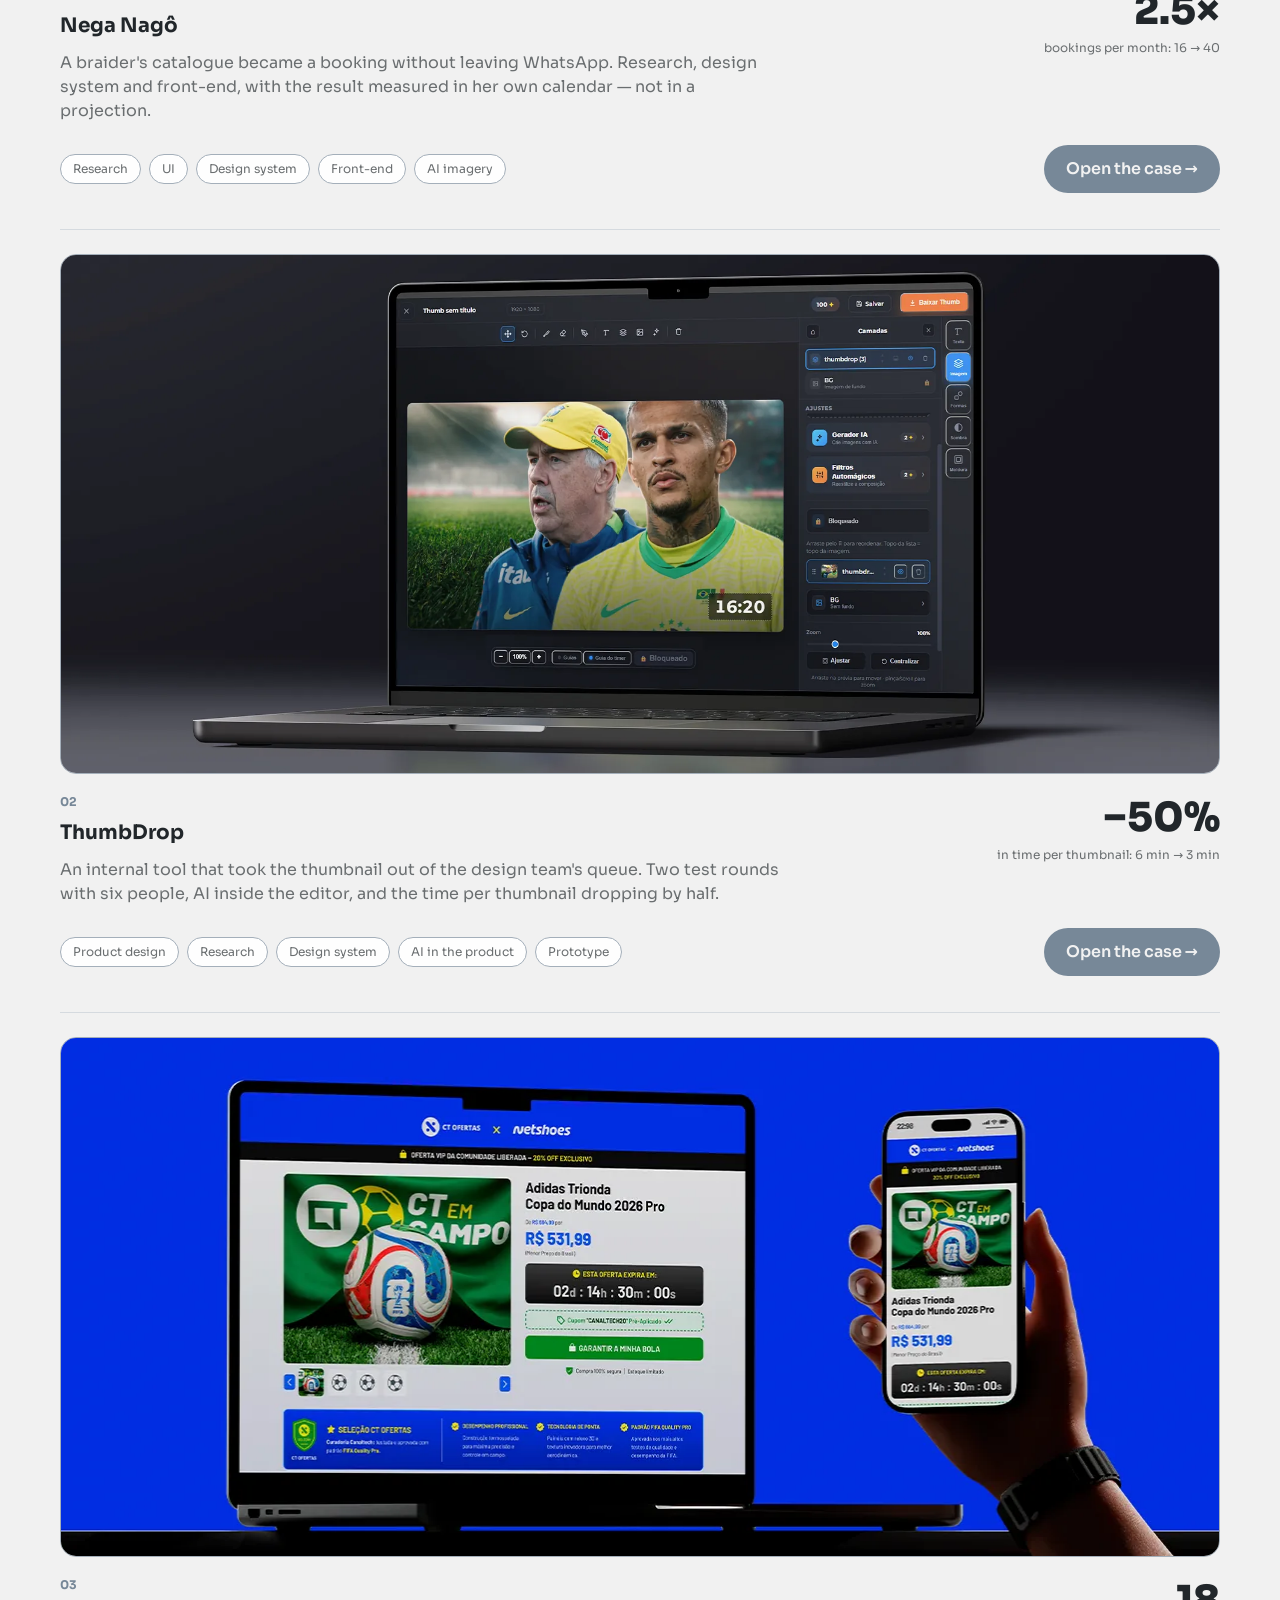
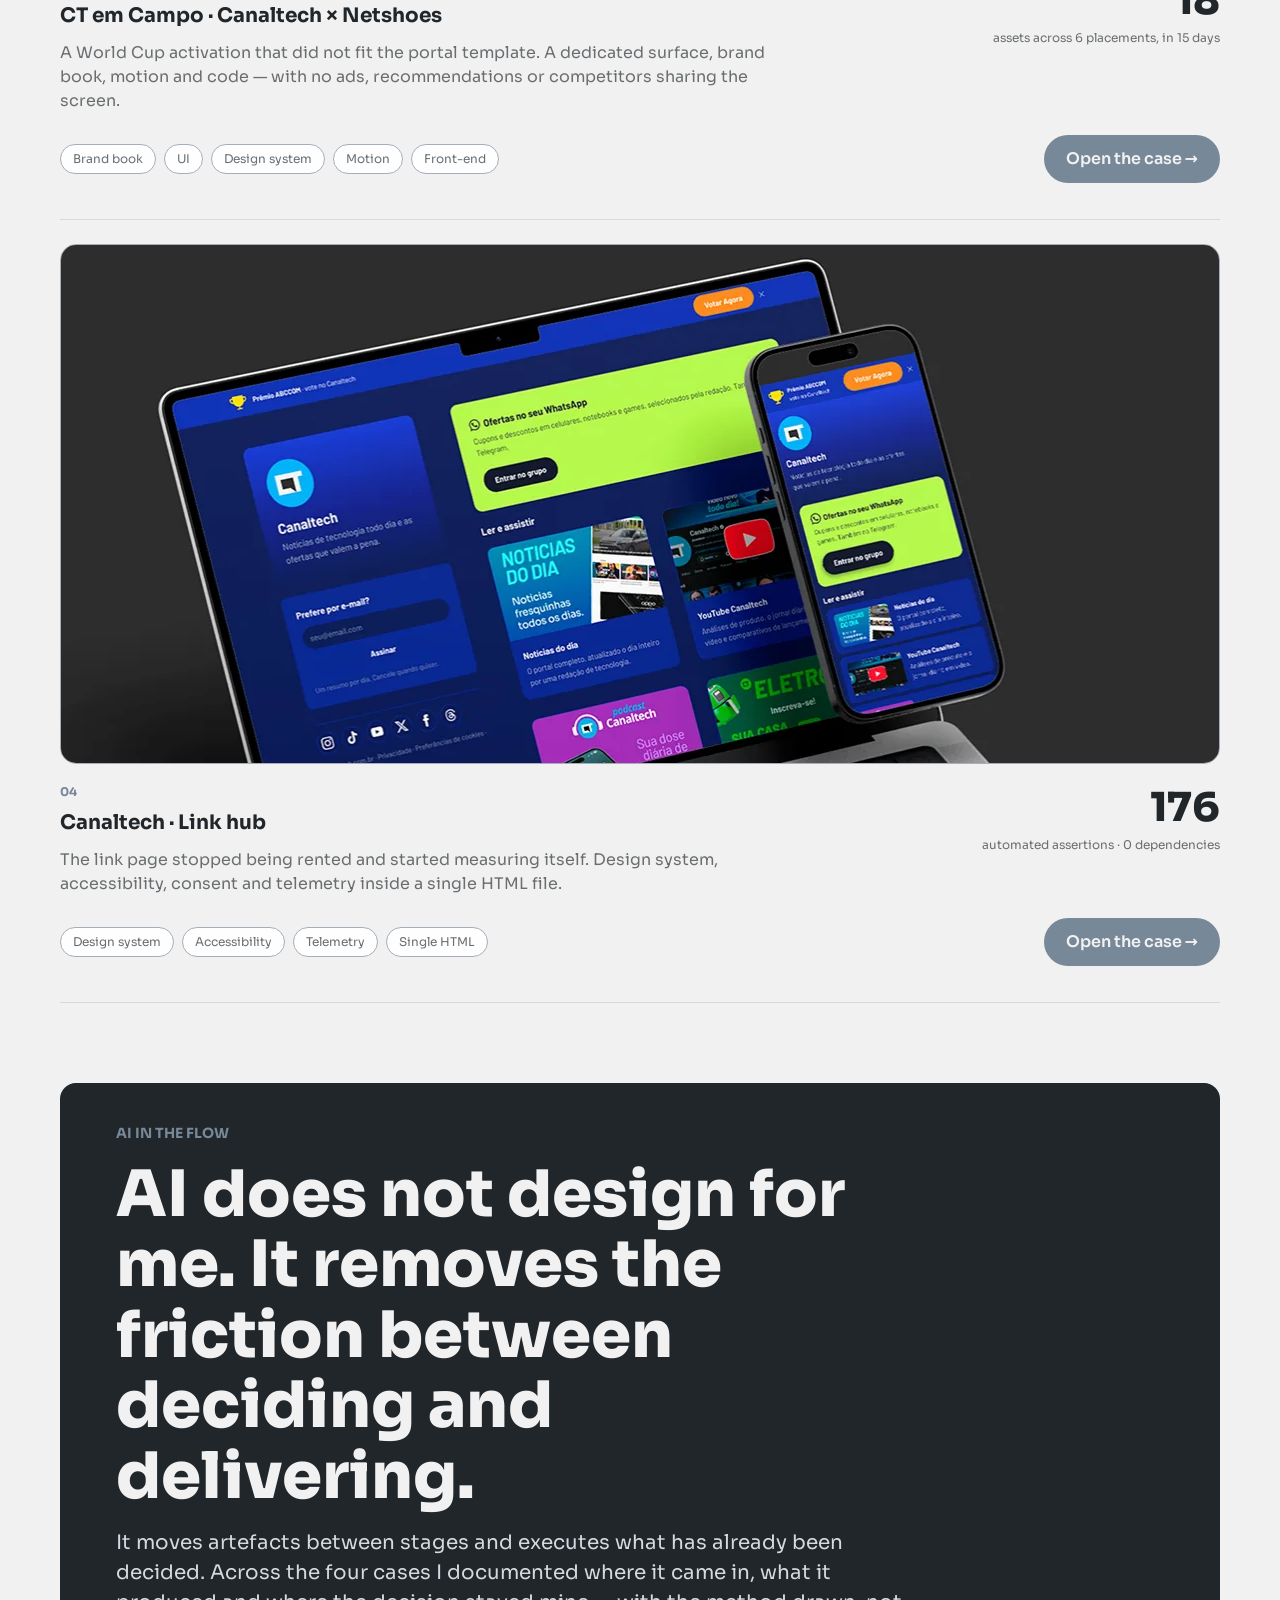
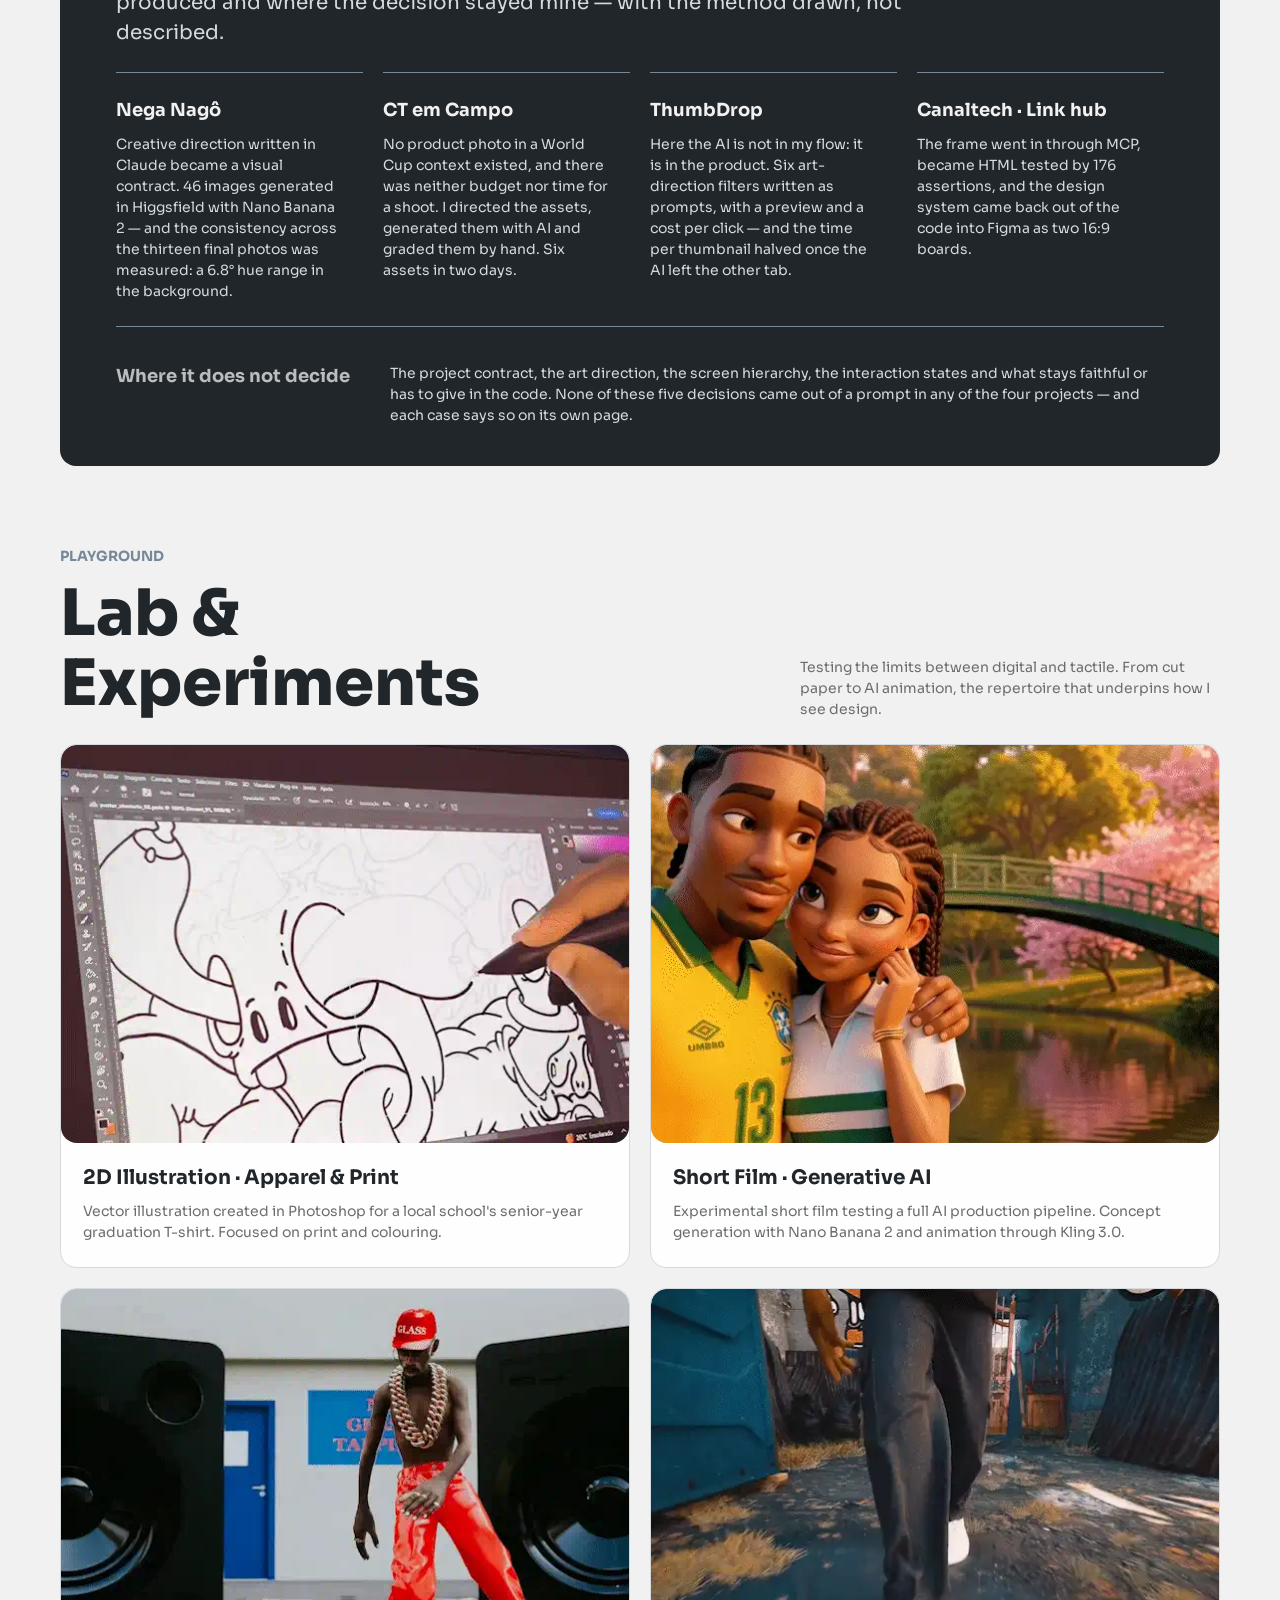
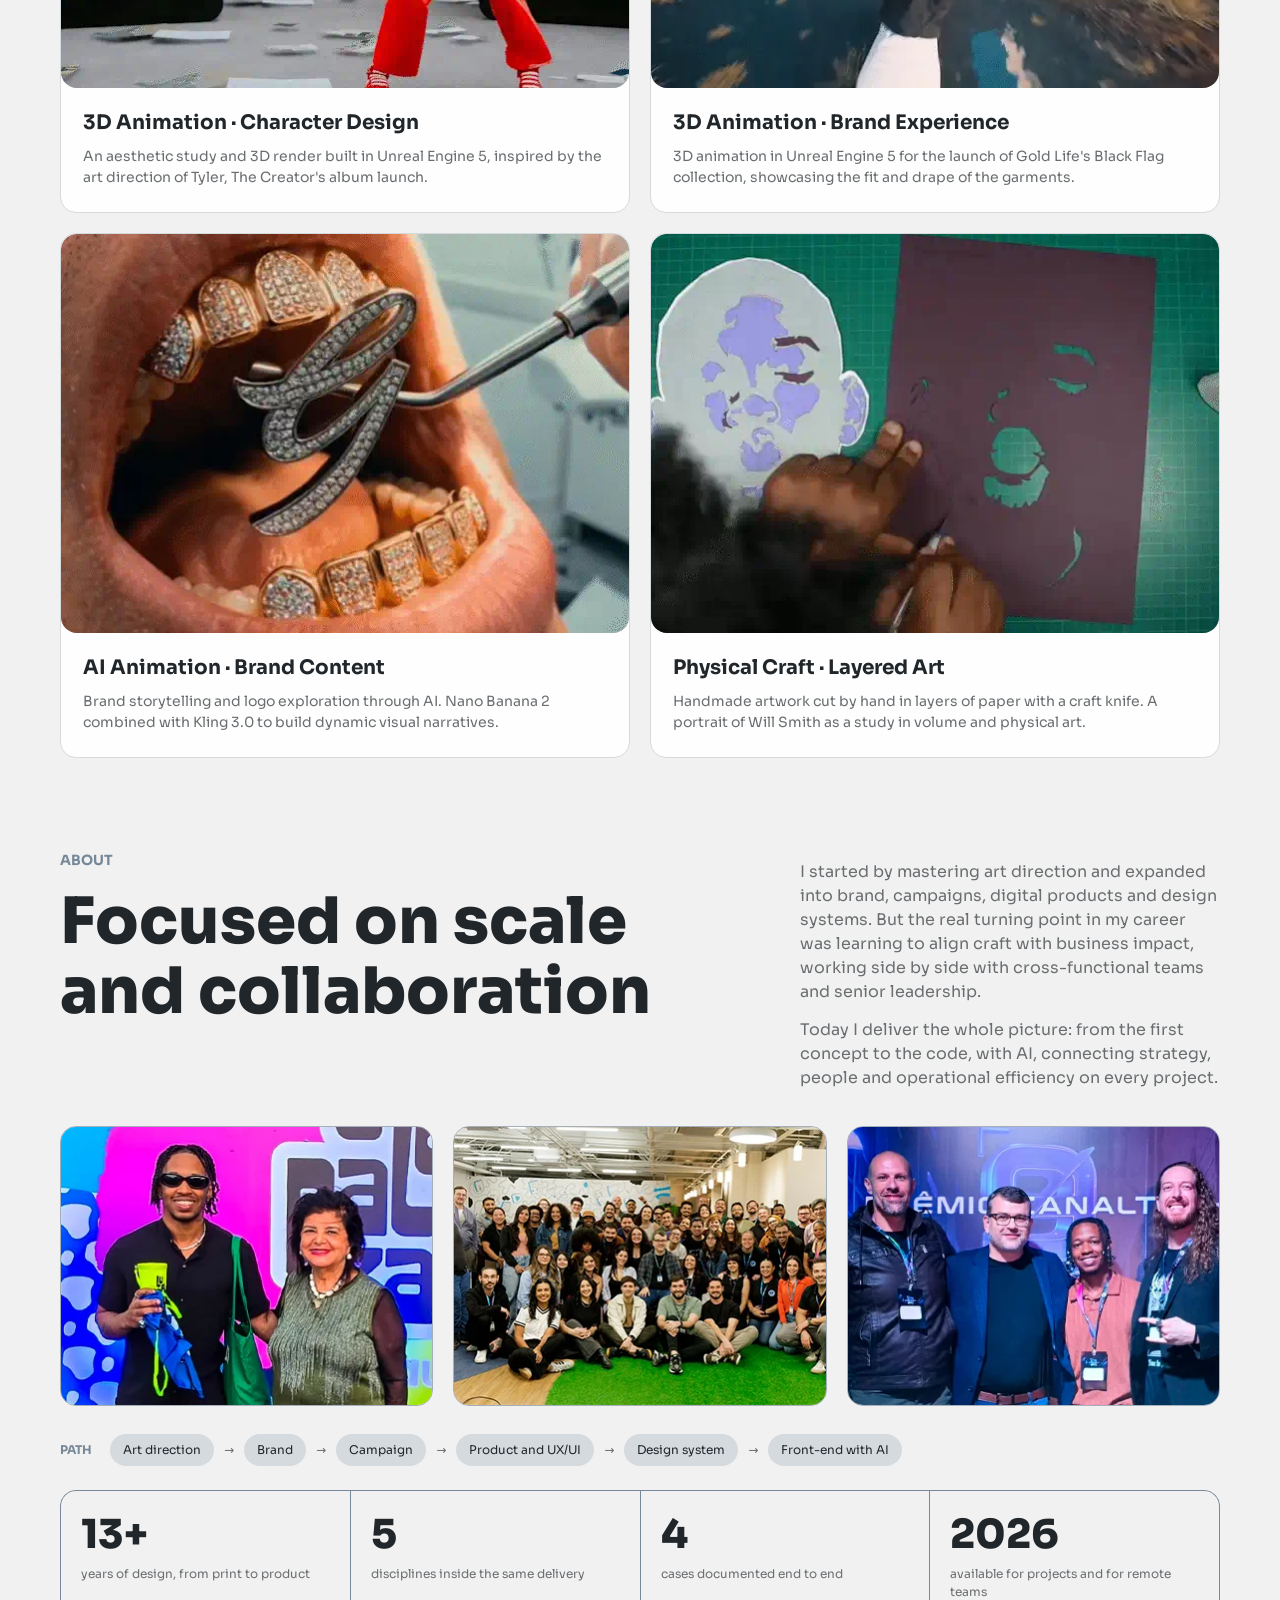
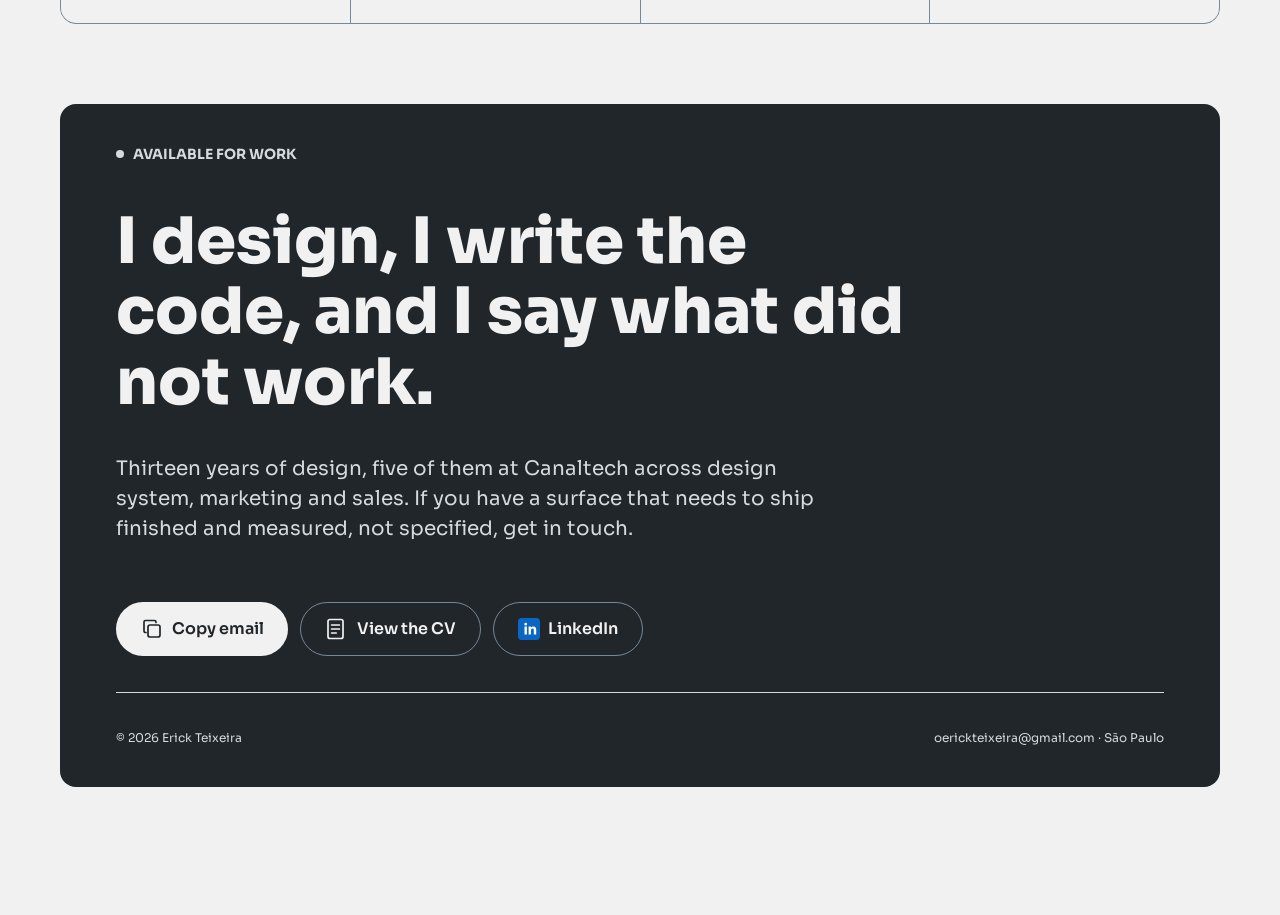
<file: docs/index.html>
<!DOCTYPE html>
<html lang="pt-BR">
<head>
<meta charset="UTF-8" />
<meta name="viewport" content="width=device-width, initial-scale=1.0" />
<!-- Consentimento (LGPD) — negado por padrão, liberado só depois do aceite -->
<script>
window.dataLayer=window.dataLayer||[];function gtag(){dataLayer.push(arguments);}
gtag('consent','default',{ad_storage:'denied',ad_user_data:'denied',ad_personalization:'denied',analytics_storage:'denied',wait_for_update:500});
try{if(localStorage.getItem('et_consentimento')==='aceito'){gtag('consent','update',{analytics_storage:'granted'});}}catch(e){}
</script>
<!-- Google tag (gtag.js) -->
<script async src="https://www.googletagmanager.com/gtag/js?id=G-TM34J12CLE"></script>
<script>
gtag('js', new Date());
gtag('config', 'G-TM34J12CLE');
</script>
<meta name="theme-color" content="#f1f1f1" />
<title>Erick Teixeira · Product &amp; design engineer</title>
<meta name="description" content="Desenho a campanha inteira e escrevo o código que a entrega — com IA dentro do fluxo, não ao lado dele. Treze anos de design entre marca, campanha, produto, design system e front-end." />
<link rel="icon" href="data:image/svg+xml,%3Csvg xmlns='http://www.w3.org/2000/svg' viewBox='0 0 32 32'%3E%3Crect width='32' height='32' rx='7' fill='%2321262a'/%3E%3Ctext x='16' y='22' font-family='system-ui,sans-serif' font-size='17' font-weight='700' fill='%23f1f1f1' text-anchor='middle'%3EE%3C/text%3E%3C/svg%3E" />
<meta property="og:type" content="website" />
<meta property="og:site_name" content="Erick Teixeira" />
<meta property="og:title" content="Erick Teixeira · Product & Design Engineer" />
<meta property="og:description" content="Desenho a campanha inteira e escrevo o código que a entrega — com IA dentro do fluxo, não ao lado dele." />
<meta property="og:image" content="assets/erick.webp" />
<meta name="twitter:card" content="summary_large_image" />
<meta name="twitter:title" content="Erick Teixeira · Product & Design Engineer" />
<meta name="twitter:description" content="Desenho a campanha inteira e escrevo o código que a entrega — com IA dentro do fluxo, não ao lado dele." />
<meta name="twitter:image" content="assets/erick.webp" />

<style>
/* Sora e JetBrains Mono servidas do próprio domínio: sem requisição
   para terceiros e sem depender do Google Fonts. */
@font-face{font-family:'JetBrains Mono';font-style:normal;font-weight:400;font-display:swap;
  src:url(assets/fonts/jetbrains-mono-400-latin-ext.woff2) format('woff2');unicode-range:U+0100-02BA, U+02BD-02C5, U+02C7-02CC, U+02CE-02D7, U+02DD-02FF, U+0304, U+0308, U+0329, U+1D00-1DBF, U+1E00-1E9F, U+1EF2-1EFF, U+2020, U+20A0-20AB, U+20AD-20C0, U+2113, U+2C60-2C7F, U+A720-A7FF}
@font-face{font-family:'JetBrains Mono';font-style:normal;font-weight:400;font-display:swap;
  src:url(assets/fonts/jetbrains-mono-400-latin.woff2) format('woff2');unicode-range:U+0000-00FF, U+0131, U+0152-0153, U+02BB-02BC, U+02C6, U+02DA, U+02DC, U+0304, U+0308, U+0329, U+2000-206F, U+20AC, U+2122, U+2191, U+2193, U+2212, U+2215, U+FEFF, U+FFFD}
@font-face{font-family:'Sora';font-style:normal;font-weight:400;font-display:swap;
  src:url(assets/fonts/sora-400-latin-ext.woff2) format('woff2');unicode-range:U+0100-02BA, U+02BD-02C5, U+02C7-02CC, U+02CE-02D7, U+02DD-02FF, U+0304, U+0308, U+0329, U+1D00-1DBF, U+1E00-1E9F, U+1EF2-1EFF, U+2020, U+20A0-20AB, U+20AD-20C0, U+2113, U+2C60-2C7F, U+A720-A7FF}
@font-face{font-family:'Sora';font-style:normal;font-weight:400;font-display:swap;
  src:url(assets/fonts/sora-400-latin.woff2) format('woff2');unicode-range:U+0000-00FF, U+0131, U+0152-0153, U+02BB-02BC, U+02C6, U+02DA, U+02DC, U+0304, U+0308, U+0329, U+2000-206F, U+20AC, U+2122, U+2191, U+2193, U+2212, U+2215, U+FEFF, U+FFFD}
@font-face{font-family:'Sora';font-style:normal;font-weight:600;font-display:swap;
  src:url(assets/fonts/sora-600-latin-ext.woff2) format('woff2');unicode-range:U+0100-02BA, U+02BD-02C5, U+02C7-02CC, U+02CE-02D7, U+02DD-02FF, U+0304, U+0308, U+0329, U+1D00-1DBF, U+1E00-1E9F, U+1EF2-1EFF, U+2020, U+20A0-20AB, U+20AD-20C0, U+2113, U+2C60-2C7F, U+A720-A7FF}
@font-face{font-family:'Sora';font-style:normal;font-weight:600;font-display:swap;
  src:url(assets/fonts/sora-600-latin.woff2) format('woff2');unicode-range:U+0000-00FF, U+0131, U+0152-0153, U+02BB-02BC, U+02C6, U+02DA, U+02DC, U+0304, U+0308, U+0329, U+2000-206F, U+20AC, U+2122, U+2191, U+2193, U+2212, U+2215, U+FEFF, U+FFFD}
@font-face{font-family:'Sora';font-style:normal;font-weight:700;font-display:swap;
  src:url(assets/fonts/sora-700-latin-ext.woff2) format('woff2');unicode-range:U+0100-02BA, U+02BD-02C5, U+02C7-02CC, U+02CE-02D7, U+02DD-02FF, U+0304, U+0308, U+0329, U+1D00-1DBF, U+1E00-1E9F, U+1EF2-1EFF, U+2020, U+20A0-20AB, U+20AD-20C0, U+2113, U+2C60-2C7F, U+A720-A7FF}
@font-face{font-family:'Sora';font-style:normal;font-weight:700;font-display:swap;
  src:url(assets/fonts/sora-700-latin.woff2) format('woff2');unicode-range:U+0000-00FF, U+0131, U+0152-0153, U+02BB-02BC, U+02C6, U+02DA, U+02DC, U+0304, U+0308, U+0329, U+2000-206F, U+20AC, U+2122, U+2191, U+2193, U+2212, U+2215, U+FEFF, U+FFFD}
@font-face{font-family:'Sora';font-style:normal;font-weight:800;font-display:swap;
  src:url(assets/fonts/sora-800-latin-ext.woff2) format('woff2');unicode-range:U+0100-02BA, U+02BD-02C5, U+02C7-02CC, U+02CE-02D7, U+02DD-02FF, U+0304, U+0308, U+0329, U+1D00-1DBF, U+1E00-1E9F, U+1EF2-1EFF, U+2020, U+20A0-20AB, U+20AD-20C0, U+2113, U+2C60-2C7F, U+A720-A7FF}
@font-face{font-family:'Sora';font-style:normal;font-weight:800;font-display:swap;
  src:url(assets/fonts/sora-800-latin.woff2) format('woff2');unicode-range:U+0000-00FF, U+0131, U+0152-0153, U+02BB-02BC, U+02C6, U+02DA, U+02DC, U+0304, U+0308, U+0329, U+2000-206F, U+20AC, U+2122, U+2191, U+2193, U+2212, U+2215, U+FEFF, U+FFFD}
</style>

<style>
/* ==========================================================================
   TOKENS — lidos nó a nó do Figma
   Jb6w9GH2aN7mVVCQseu3n5 · página PORTFOLIO - prototipo · frame 277:6799
   ========================================================================== */
:root{
  --page:#f1f1f1;
  --ink:#21262a;         /* títulos, texto forte, superfícies escuras */
  --body:#6a6e70;        /* corpo */
  --soft:#4d5155;        /* rótulos secundários */
  --muted:#778898;       /* rótulos, bordas fortes, botão de ação */
  --line:#d5dadf;        /* fio padrão */
  --line-2:#a4afba;      /* fio das molduras de imagem */
  --tile:#fefefe;        /* card do playground */
  --on-dark:#f1f1f1;
  --on-dark-2:#d5dadf;
  --on-dark-3:#babcbd;

  --wrap:1160px; --pad-x:120px;
  --r:16px; --r-pill:999px;
  --sec-y:40px;
}

*,*::before,*::after{box-sizing:border-box}
html{-webkit-text-size-adjust:100%;scroll-behavior:smooth}
@media (prefers-reduced-motion:reduce){html{scroll-behavior:auto}}
body{
  margin:0;background:var(--page);color:var(--ink);
  font-family:'Sora',ui-sans-serif,system-ui,-apple-system,'Segoe UI',Roboto,Arial,sans-serif;
  font-size:16px;line-height:1.5;
  -webkit-font-smoothing:antialiased;text-rendering:optimizeLegibility;
}
img{max-width:100%;display:block}
p{margin:0}
/* o navegador recua <dd> e <figure> em 40px por padrão. No Figma tudo começa
   na mesma margem, então o recuo tem que sair. */
dl,dt,dd,figure,blockquote{margin:0}
h1,h2,h3{margin:0;font-weight:700}
a{color:inherit;text-decoration:none}
ul{margin:0;padding:0;list-style:none}
.wrap{width:min(var(--wrap),100% - (var(--pad-x) * 2));margin-inline:auto}
.sr-only{position:absolute;width:1px;height:1px;padding:0;margin:-1px;overflow:hidden;clip:rect(0 0 0 0);white-space:nowrap;border:0}
:where(a,button,[tabindex]):focus-visible{outline:2px solid var(--ink);outline-offset:3px;border-radius:8px}
svg{display:block;flex:none}

/* ---------- escala tipográfica (Sora, valores do Figma) ---------- */
.d1{font-weight:800;font-size:88px;line-height:1.1;color:var(--ink)}
.h2{font-weight:800;font-size:64px;line-height:1.1;color:var(--ink)}
.num{font-weight:800;font-size:40px;line-height:1.1;color:var(--ink)}
.t20{font-weight:700;font-size:20px;line-height:1.5;color:var(--ink)}
.t18{font-weight:700;font-size:18px;line-height:1.5;color:var(--ink)}
.t16{font-weight:700;font-size:16px;line-height:1.5;color:var(--ink)}
.lead{font-weight:400;font-size:20px;line-height:1.5;color:var(--body)}
.intro{font-weight:400;font-size:18px;line-height:1.5;color:var(--soft)}
.p16{font-weight:400;font-size:16px;line-height:1.5;color:var(--body)}
.p14{font-weight:400;font-size:14px;line-height:1.5;color:var(--body)}
.p12{font-weight:400;font-size:12px;line-height:1.5;color:var(--body)}
.lb{font-weight:700;font-size:14px;line-height:1.5;text-transform:uppercase;color:var(--muted)}
.lb-sm{font-weight:700;font-size:12px;line-height:1.5;text-transform:uppercase;color:var(--muted)}
.idx{font-weight:700;font-size:12px;line-height:1;color:var(--muted)}

/* ---------- estrutura ---------- */
.sec{padding-block:var(--sec-y)}
.stack{display:flex;flex-direction:column;gap:24px}

/* ---------- topo ---------- */
.topo{border-bottom:1px solid var(--line)}
.topo__in{display:flex;align-items:center;justify-content:space-between;gap:24px;padding-block:18px}
.topo__cargo{font-weight:700;font-size:14px;line-height:1.5;text-transform:uppercase;color:var(--ink)}
.topo__per{display:flex;flex-direction:column;align-items:flex-end;gap:2px;text-align:right}
.topo__per span{font-weight:700;font-size:14px;line-height:1.5;text-transform:uppercase;color:var(--soft)}

/* ---------- hero ---------- */
.hero{display:flex;flex-direction:column;gap:24px;padding-block:40px;border-bottom:1px solid var(--line)}
.hero__top{display:grid;grid-template-columns:640px 480px;gap:40px;align-items:start}
.hero__nome{display:flex;flex-direction:column;gap:20px}
.d1{white-space:pre-line}
.hero__bio{display:grid;grid-template-columns:640px 480px;gap:40px;align-items:start}
.contato{display:flex;flex-direction:column;gap:16px;align-items:flex-start}

/* ---------- botões ---------- */
/* <button> herda borda, fonte e cursor do navegador: sem este reset o
   "Copiar e-mail" sai com a moldura cinza padrão e fora da Sora. */
.btn{display:inline-flex;align-items:center;gap:8px;padding:14px 24px;border-radius:var(--r-pill);
  font-weight:600;font-size:16px;line-height:1.5;font-family:inherit;
  border:0;cursor:pointer;text-decoration:none;transition:opacity .15s,background .15s,border-color .15s}
.btn--dark{background:var(--ink);color:var(--on-dark)}
.btn--dark:hover{opacity:.88}
.btn--mut{background:var(--muted);color:var(--on-dark)}
.btn--mut:hover{opacity:.88}
.btn--light{background:var(--page);color:var(--ink)}
.btn--light:hover{opacity:.88}
.btn--ghost{background:transparent;color:var(--on-dark);border:1px solid var(--muted)}
.btn--ghost:hover{border-color:var(--on-dark-2)}

/* ---------- moldura de imagem ---------- */
.shot{background:var(--line);border-radius:var(--r);overflow:hidden;
  display:flex;align-items:center;justify-content:center}
.shot--bordered{border:1px solid var(--line-2)}
/* No Figma toda imagem é scaleMode FILL cobrindo o frame inteiro: sem padding. */
.shot img{width:100%;height:100%;object-fit:cover;object-position:center}
.ph{position:relative;width:100%;height:100%;min-height:120px;background:
  repeating-linear-gradient(45deg,#e7eaee 0 12px,#e1e5ea 12px 24px);
  display:flex;flex-direction:column;align-items:center;justify-content:center;
  gap:8px;text-align:center;padding:20px;color:var(--muted)}
.ph__f{font-family:ui-monospace,SFMono-Regular,Menlo,monospace;font-size:12px;
  color:var(--ink);background:var(--tile);border:1px solid var(--line-2);
  border-radius:6px;padding:5px 9px;word-break:break-all}
.ph__d{font-size:12px;line-height:1.5;max-width:44ch}
/* slot de logo tem 48px de altura: o placeholder cabe dentro, sem descrição */
.marca .ph{min-height:0;height:100%;padding:4px;gap:0;border-radius:8px}
.marca .ph .ph__d{display:none}
.marca .ph .ph__f{font-size:12px;padding:3px 6px;line-height:1.25;max-width:100%;
  overflow:hidden;text-overflow:ellipsis;white-space:nowrap}
</style>
<style>
/* ---------- marcas ---------- */
.marcas{display:flex;flex-direction:column;gap:16px;padding-block:40px}
.marcas__row{display:flex;align-items:center;justify-content:space-between;gap:88px}
.marcas__row .shot,.marcas__row img{background:none}
.marca{flex:1;display:flex;align-items:center;justify-content:center;min-width:0;height:48px}
/* No Figma cada logo tem 162px de largura e mantém a altura natural (43/25/34/37/36).
   Sem filtro: eles aparecem coloridos. */
.marca img{width:100%;height:auto;max-height:48px;object-fit:contain}

/* ---------- disciplinas ---------- */
.disc{display:grid;grid-template-columns:repeat(5,1fr);
  border:1px solid var(--muted);border-radius:var(--r);overflow:hidden}
.disc__item{display:flex;flex-direction:column;gap:8px;padding:20px;
  border-right:1px solid var(--muted)}
.disc__item:last-child{border-right:0}
.disc__d{font-weight:400;font-size:12px;line-height:1.5;color:var(--body)}

/* ---------- projetos ---------- */
.projetos{display:flex;flex-direction:column;gap:24px;padding-block:40px}
.proj{display:flex;flex-direction:column;gap:22px;padding-bottom:36px;
  border-bottom:1px solid var(--line);color:inherit;text-decoration:none;
  transition:opacity .18s}
/* o card inteiro é o link: imagem, título e texto */
.proj:hover .proj__txt .t20{text-decoration:underline;text-underline-offset:3px}
.proj:hover .ver{opacity:.86}
.proj:hover .shot img{transform:scale(1.012)}
.proj .shot img{transition:transform .35s ease}
.proj:focus-visible{outline:2px solid var(--ink);outline-offset:6px;border-radius:8px}
/* a divisória vale para os três cards, inclusive o último, antes do painel "IA no fluxo" */
.proj__capa{height:520px}
.proj__meta{display:grid;grid-template-columns:minmax(0,720fr) minmax(0,340fr);gap:100px;
  align-items:start}
.proj__txt{display:flex;flex-direction:column;gap:10px}
/* número e legenda alinhados à direita, encostados na margem (277:6860) */
.proj__metrica{display:flex;flex-direction:column;align-items:flex-end;gap:6px;text-align:right}
.proj__metrica .p12{color:var(--body)}
.proj__acao{display:flex;align-items:center;justify-content:space-between;gap:20px}
.chips{display:flex;flex-wrap:wrap;gap:8px}
.chip{padding:5px 12px;border-radius:var(--r-pill);border:1px solid var(--line-2);
  font-weight:400;font-size:12px;line-height:1.5;color:var(--body);background:var(--tile)}
.ver{padding:12px 22px}

/* ---------- painel escuro (IA no fluxo / Contato) ---------- */
.painel{background:var(--ink);border-radius:var(--r);padding:40px 56px;color:var(--on-dark)}
/* no Figma o título e o texto do painel "IA no fluxo" quebram em 800px */
.painel .stack > .h2,.painel .stack > .lead{max-width:800px}
.painel .h2{color:var(--on-dark)}
.painel .lead{color:var(--on-dark-2)}
.painel .lb{color:var(--muted)}
.provas{display:grid;grid-template-columns:repeat(4,1fr);gap:20px}
@media (max-width:1199px){.provas{grid-template-columns:1fr 1fr}}
.prova{display:flex;flex-direction:column;gap:10px;padding:24px 20px 0 0;
  border-top:1px solid var(--muted)}
.prova .t18{color:var(--on-dark)}
.prova .p14{color:var(--on-dark-2)}
.ndecide{display:grid;grid-template-columns:auto 1fr;gap:40px;align-items:start;
  padding-top:36px;margin-top:0;border-top:1px solid var(--muted)}
.ndecide .t18{color:var(--on-dark-3);white-space:nowrap}
.ndecide .p14{color:var(--on-dark-2)}

/* ---------- playground ---------- */
.play{display:flex;flex-direction:column;gap:24px;padding-block:40px}
.play__head{display:flex;align-items:flex-end;justify-content:space-between;gap:40px}
.play__t{display:flex;flex-direction:column;gap:12px;max-width:500px;min-width:0}
.play__d{max-width:420px;min-width:0}
.grade{display:grid;grid-template-columns:1fr 1fr;gap:20px}
.tile{background:var(--tile);border:1px solid var(--line);border-radius:var(--r);overflow:hidden;
  display:flex;flex-direction:column}
.tile__capa{aspect-ratio:570/400;background:var(--line)}
.tile__txt{display:flex;flex-direction:column;gap:8px;padding:20px 22px 24px}

/* ---------- sobre ---------- */
.sobre{display:flex;flex-direction:column;gap:24px;padding-block:40px}
.sobre__head{display:grid;grid-template-columns:700px 420px;gap:40px;align-items:start;
  padding-block:12px}
.sobre__t{display:flex;flex-direction:column;gap:16px}
.sobre__p{display:flex;flex-direction:column;gap:14px;padding-top:10px}
.fotos{display:grid;grid-template-columns:repeat(3,1fr);gap:20px}
.foto{aspect-ratio:373/280}
.traj{display:flex;flex-wrap:wrap;align-items:center;gap:10px;padding-top:4px}
.passo{padding:7px 13px;border-radius:var(--r-pill);background:var(--line);
  font-weight:400;font-size:12px;line-height:1.5;color:var(--ink)}
.seta{font-size:12px;color:var(--body)}
.nums{display:grid;grid-template-columns:repeat(4,1fr);gap:1px;background:var(--muted);
  border:1px solid var(--muted);border-radius:var(--r);overflow:hidden}
.nums__i{display:flex;flex-direction:column;gap:8px;padding:22px 20px;background:var(--page)}

/* ---------- contato ---------- */
.disp{display:flex;align-items:center;gap:9px;padding-bottom:6px;margin-bottom:36px}
/* larguras lidas do frame Contato (277:7039): título 820, parágrafo 700 */
#contato .h2{max-width:820px}
#contato .lead{max-width:700px}
.disp i{width:8px;height:8px;border-radius:50%;background:var(--on-dark-2);flex:none}
.disp span{font-weight:700;font-size:14px;line-height:1.5;text-transform:uppercase;color:var(--on-dark-2)}
.acoes{display:flex;flex-wrap:wrap;gap:12px;padding-top:22px}
.base{display:flex;justify-content:space-between;gap:16px;flex-wrap:wrap;
  padding-top:36px;border-top:1px solid var(--on-dark-2)}
.base p{font-weight:400;font-size:12px;line-height:1.5;color:var(--on-dark-2)}
.respiro{height:88px}
</style>
<style>
/* ==========================================================================
   RESPONSIVO — o Figma tem só o desktop 1400; abaixo disso é adaptação
   ========================================================================== */
@media (max-width:1399px){ :root{--pad-x:56px} }

@media (max-width:1279px){
  .hero__top,.hero__bio{grid-template-columns:minmax(0,640fr) minmax(0,480fr);gap:32px}
  .sobre__head{grid-template-columns:minmax(0,700fr) minmax(0,420fr);gap:32px}
  .proj__meta{gap:56px}
  .marcas__row{gap:40px}
  .painel{padding:36px 40px}
}

@media (max-width:1023px){
  :root{--pad-x:40px;--sec-y:32px}
  .d1{font-size:64px}
  .h2{font-size:44px}
  .hero__top,.hero__bio{grid-template-columns:1fr;gap:24px}
  .hero__top .shot{max-width:520px}
  .contato{align-items:flex-start}
  .disc{grid-template-columns:repeat(3,1fr)}
  .disc__item{border-bottom:1px solid var(--muted)}
  .disc__item:nth-child(3n){border-right:0}
  .disc__item:nth-last-child(-n+2){border-bottom:0}
  .provas{grid-template-columns:1fr;gap:0}
  .prova{padding:20px 0}
  .proj__capa{height:400px}
  /* empilhado, a métrica volta a alinhar à esquerda */
  .proj__meta{grid-template-columns:1fr;gap:20px}
  .proj__metrica{align-items:flex-start;text-align:left}
  .grade{gap:16px}
  .tile__capa{height:320px}
  .sobre__head{grid-template-columns:1fr;gap:24px}
  .sobre__p{padding-top:0}
  .fotos{grid-template-columns:1fr 1fr}
  .fotos .foto:last-child{grid-column:1 / -1}
  .nums{grid-template-columns:1fr 1fr}
  .play__head{flex-direction:column;align-items:flex-start;gap:20px}
  .play__d{max-width:none}
}

@media (max-width:767px){
  :root{--pad-x:20px;--sec-y:28px;--r:14px}
  body{font-size:16px}

  .d1{font-size:40px;line-height:1.12}
  .h2{font-size:29px;line-height:1.18}
  .num{font-size:30px}
  .t20{font-size:18px}
  .t18{font-size:16px}
  .lead{font-size:16px}
  .intro{font-size:16px}
  .p16{font-size:14px}

  /* topo: cargo e período empilham, período volta a alinhar à esquerda */
  .topo__in{flex-direction:column;align-items:flex-start;gap:6px;padding-block:14px}
  .topo__cargo{font-size:12px}
  .topo__per{align-items:flex-start;text-align:left}
  .topo__per span{font-size:12px}

  .hero{padding-block:28px;gap:20px}
  .hero__top .shot{max-width:none}
  .contato{width:100%}
  .btn{padding:13px 20px;font-size:14px}
  .contato .btn{width:100%;justify-content:center}

  /* marcas: rolagem horizontal preserva o tamanho legível do logo */
  .marcas{padding-block:28px}
  .marcas__scroll{overflow-x:auto;overflow-y:hidden;scrollbar-width:none;
    -webkit-overflow-scrolling:touch;margin-inline:calc(var(--pad-x) * -1);
    padding-inline:var(--pad-x)}
  .marcas__scroll::-webkit-scrollbar{display:none}
  .marcas__row{gap:32px;justify-content:flex-start}
  .marca{flex:none;width:120px;height:38px}
  .marca img{max-height:34px}

  .disc{grid-template-columns:1fr}
  .disc__item{border-right:0;border-bottom:1px solid var(--muted);padding:16px 18px}
  .disc__item:last-child{border-bottom:0}

  .projetos{padding-block:28px;gap:20px}
  .proj{gap:16px;padding-bottom:24px}
  .proj__capa{height:210px}
  .proj__acao{flex-direction:column;align-items:stretch;gap:14px}
  .ver{justify-content:center}
  .chip{font-size:12px;padding:4px 10px}

  .painel{padding:24px 20px}
  .ndecide{grid-template-columns:1fr;gap:10px;padding-top:24px}
  .ndecide .t18{white-space:normal}

  .play{padding-block:28px}
  .grade{grid-template-columns:1fr;gap:14px}
  .tile__capa{height:200px}
  .tile__txt{padding:16px 18px 20px}

  .sobre{padding-block:28px}
  .sobre__head{padding-block:0}
  .fotos{grid-template-columns:1fr;gap:14px}
  .fotos .foto:last-child{grid-column:auto}
  .nums{grid-template-columns:1fr 1fr}
  .nums__i{padding:16px 16px}
  .traj{gap:8px}
  .passo{font-size:12px;padding:6px 11px}

  .acoes{padding-top:16px}
  .acoes .btn{width:100%;justify-content:center}
  .base{flex-direction:column;gap:6px;padding-top:24px}
  .respiro{height:48px}
}

@media (max-width:400px){
  .nums{grid-template-columns:1fr}
  .d1{font-size:34px}
  .h2{font-size:25px}
}
</style>
</head>
<body>
<a href="#projetos" class="sr-only">Pular para os trabalhos</a>

<!-- ======================= TOPO ======================= -->
<header class="topo">
  <div class="wrap topo__in">
    <span class="topo__cargo">Product &amp; design engineer</span>
    <span class="topo__per">
      <span>2013 — 2026</span>
      <span>Trabalhos selecionados</span>
    </span>
  </div>
</header>

<main>
<!-- ======================= HERO ======================= -->
<section class="wrap hero">
  <div class="hero__top">
    <div class="hero__nome">
      <h1 class="d1">ERICK
TEIXEIRA</h1>
      <p class="intro">Desenho a campanha inteira e escrevo o código que a entrega — com IA dentro
        do fluxo, não ao lado dele.</p>
    </div>
    <div class="shot shot--bordered" style="aspect-ratio:480/360">
      <img src="assets/erick.webp" width="480" height="360"
           data-desc="Retrato · 4:3" alt="Retrato de Erick Teixeira" />
    </div>
  </div>

  <div class="hero__bio">
    <div class="contato">
      <a class="btn btn--dark" href="https://drive.google.com/file/d/1JYXtR79P80dJskrga4ICdHGq94rjy2d0/view" target="_blank" rel="noopener">
        <svg width="24" height="24" viewBox="0 0 24 24" fill="none" aria-hidden="true">
          <rect x="3" y="2.5" width="15" height="19" rx="2" stroke="currentColor" stroke-width="1.7"/>
          <path d="M6.6 8h7.8M6.6 12h7.8M6.6 16h4.6" stroke="currentColor" stroke-width="1.7" stroke-linecap="round"/>
        </svg>
        Ver Currículo
      </a>
      <button class="btn btn--mut" type="button" id="copiar-email-hero" data-email="oerickteixeira@gmail.com">
        <svg width="24" height="24" viewBox="0 0 24 24" fill="none" aria-hidden="true">
          <rect x="8" y="8" width="12" height="12" rx="2" stroke="currentColor" stroke-width="1.7"/>
          <path d="M16 5.5V5a1.5 1.5 0 0 0-1.5-1.5h-9A1.5 1.5 0 0 0 4 5v9A1.5 1.5 0 0 0 5.5 15.5H6"
            stroke="currentColor" stroke-width="1.7" stroke-linecap="round"/>
        </svg>
        <span class="btn__t">oerickteixeira@gmail.com</span>
      </button>
      <p class="p16" style="color:var(--ink)">São Paulo - Brasil · disponível para trabalhar.</p>
    </div>
    <p class="intro">Treze anos de design. Comecei em direção de arte, passei por marca, campanha,
      produto e design system — e hoje faço as cinco na mesma entrega, com IA no meio do processo e
      o código saindo junto. Os quatro cases abaixo estão documentados de ponta a ponta, inclusive
      onde a IA não decidiu nada.</p>
  </div>
</section>

<!-- ======================= MARCAS ======================= -->
<section class="wrap marcas">
  <p class="lb-sm">Marcas com que trabalhei</p>
  <div class="marcas__scroll">
    <div class="marcas__row">
      <span class="marca"><img src="assets/logo_kabum.webp" width="162" height="43" data-desc="logo_kabum" alt="KaBuM!" loading="lazy" decoding="async" /></span>
      <span class="marca"><img src="assets/logo_netshoes.webp" width="162" height="25" data-desc="logo_netshoes" alt="Netshoes" loading="lazy" decoding="async" /></span>
      <span class="marca"><img src="assets/logo_canaltech.webp" width="162" height="34" data-desc="logo_canaltech" alt="Canaltech" loading="lazy" decoding="async" /></span>
      <span class="marca"><img src="assets/logo_motorola.webp" width="162" height="37" data-desc="logo_motorola" alt="Motorola" loading="lazy" decoding="async" /></span>
      <span class="marca"><img src="assets/logo_magalu.webp" width="162" height="36" data-desc="logo_magalu" alt="Magalu" loading="lazy" decoding="async" /></span>
    </div>
  </div>
</section>

<!-- ======================= DISCIPLINAS ======================= -->
<section class="wrap">
  <div class="disc">
    <div class="disc__item"><h2 class="t16">Marca</h2><p class="disc__d">identidade, brandbook e sistema visual</p></div>
    <div class="disc__item"><h2 class="t16">Campanha</h2><p class="disc__d">conceito, peças e desdobramento por canal</p></div>
    <div class="disc__item"><h2 class="t16">Produto</h2><p class="disc__d">UX, UI e fluxo até o handoff</p></div>
    <div class="disc__item"><h2 class="t16">Design system</h2><p class="disc__d">tokens, variantes e estados documentados</p></div>
    <div class="disc__item"><h2 class="t16">Front-end</h2><p class="disc__d">HTML, CSS e JS escritos com IA e testados</p></div>
  </div>
</section>

<!-- ======================= PROJETOS ======================= -->
<section class="wrap projetos" id="projetos">
  <a class="proj" href="nega-nago.html" aria-label="Abrir o case Nega Nagô">
    <div class="shot shot--bordered proj__capa" style="aspect-ratio:1160/520">
      <img src="assets/capa_nega_nago.webp" width="1160" height="520"
           data-desc="Capa · Nega Nagô" alt="Capa do case Nega Nagô" loading="lazy" decoding="async" />
    </div>
    <div class="proj__meta">
      <div class="proj__txt">
        <p class="idx">01</p>
        <h2 class="t20">Nega Nagô</h2>
        <p class="p16">O catálogo de uma trancista virou agendamento sem sair do WhatsApp. Pesquisa,
          design system e front-end, com o resultado medido na agenda dela — não em projeção.</p>
      </div>
      <div class="proj__metrica">
        <p class="num">2,5×</p>
        <p class="p12">agendamentos por mês: 16 → 40</p>
      </div>
    </div>
    <div class="proj__acao">
      <div class="chips">
        <span class="chip">Pesquisa</span><span class="chip">UI</span>
        <span class="chip">Design system</span><span class="chip">Front-end</span>
        <span class="chip">IA nas imagens</span>
      </div>
      <span class="btn btn--mut ver" aria-hidden="true">Ver o case →</span>
    </div>
  </a>

  <a class="proj" href="thumbdrop.html" aria-label="Abrir o case ThumbDrop">
    <div class="shot shot--bordered proj__capa" style="aspect-ratio:1160/520">
      <img src="assets/capa_thumbdrop.webp" width="1160" height="520"
           data-desc="Capa · ThumbDrop" alt="Capa do case ThumbDrop" loading="lazy" decoding="async" />
    </div>
    <div class="proj__meta">
      <div class="proj__txt">
        <p class="idx">02</p>
        <h2 class="t20">ThumbDrop</h2>
        <p class="p16">Ferramenta interna que tirou a thumbnail da fila do time de design. Duas
          rodadas de teste com seis pessoas, IA dentro do editor, e o tempo por thumb caindo pela
          metade.</p>
      </div>
      <div class="proj__metrica">
        <p class="num">−50%</p>
        <p class="p12">no tempo por thumb: 6 min → 3 min</p>
      </div>
    </div>
    <div class="proj__acao">
      <div class="chips">
        <span class="chip">Product design</span><span class="chip">Pesquisa</span>
        <span class="chip">Design system</span><span class="chip">IA no produto</span>
        <span class="chip">Protótipo</span>
      </div>
      <span class="btn btn--mut ver" aria-hidden="true">Ver o case →</span>
    </div>
  </a>

  <a class="proj" href="ct-em-campo.html" aria-label="Abrir o case CT em Campo · Canaltech × Netshoes">
    <div class="shot shot--bordered proj__capa" style="aspect-ratio:1160/520">
      <img src="assets/capa_ct_em_campo.webp" width="1160" height="520"
           data-desc="Capa · CT em Campo" alt="Capa do case CT em Campo" loading="lazy" decoding="async" />
    </div>
    <div class="proj__meta">
      <div class="proj__txt">
        <p class="idx">03</p>
        <h2 class="t20">CT em Campo · Canaltech × Netshoes</h2>
        <p class="p16">Uma ativação de Copa que não cabia no template do portal. Superfície dedicada,
          brandbook, motion e código — sem anúncio, recomendação ou concorrente dividindo a tela.</p>
      </div>
      <div class="proj__metrica">
        <p class="num">18</p>
        <p class="p12">peças em 6 posicionamentos, em 15 dias</p>
      </div>
    </div>
    <div class="proj__acao">
      <div class="chips">
        <span class="chip">Brandbook</span><span class="chip">UI</span>
        <span class="chip">Design system</span><span class="chip">Motion</span>
        <span class="chip">Front-end</span>
      </div>
      <span class="btn btn--mut ver" aria-hidden="true">Ver o case →</span>
    </div>
  </a>

  <a class="proj" href="canaltech-hub.html" aria-label="Abrir o case Canaltech · Hub de links">
    <div class="shot shot--bordered proj__capa" style="aspect-ratio:1160/520">
      <img src="assets/capa_canaltech_hub_links.webp" width="1160" height="520"
           data-desc="Capa · Canaltech · Hub de links" alt="Capa do case Canaltech Hub de links" loading="lazy" decoding="async" />
    </div>
    <div class="proj__meta">
      <div class="proj__txt">
        <p class="idx">04</p>
        <h2 class="t20">Canaltech · Hub de links</h2>
        <p class="p16">A página de links deixou de ser alugada e passou a medir a si mesma. Design
          system, acessibilidade, consentimento e telemetria dentro de um HTML único.</p>
      </div>
      <div class="proj__metrica">
        <p class="num">176</p>
        <p class="p12">asserções automatizadas · 0 dependências</p>
      </div>
    </div>
    <div class="proj__acao">
      <div class="chips">
        <span class="chip">Design system</span><span class="chip">Acessibilidade</span>
        <span class="chip">Telemetria</span><span class="chip">HTML único</span>
      </div>
      <span class="btn btn--mut ver" aria-hidden="true">Ver o case →</span>
    </div>
  </a>
</section>

<!-- ======================= IA NO FLUXO ======================= -->
<section class="wrap sec">
  <div class="painel stack">
    <div class="stack" style="gap:16px">
      <p class="lb">IA no fluxo</p>
      <h2 class="h2">A IA não desenha por mim. Ela tira o atrito entre decidir e entregar.</h2>
      <p class="lead">Ela move artefato entre etapas e executa o que já foi definido. Nos quatro cases
        eu documentei onde ela entrou, o que produziu e onde a decisão continuou sendo minha — com
        o método desenhado, não descrito.</p>
    </div>
    <div class="provas">
      <div class="prova">
        <h3 class="t18">Nega Nagô</h3>
        <p class="p14">Direção criativa escrita no Claude virou contrato visual. 46 imagens geradas
          no Higgsfield com Nano Banana 2 — e a coerência entre as treze fotos finais foi medida:
          6,8° de amplitude de matiz no fundo.</p>
      </div>
      <div class="prova">
        <h3 class="t18">CT em Campo</h3>
        <p class="p14">Nenhuma foto de produto em contexto de Copa existia, e não havia verba nem
          prazo para produção. Dirigi as peças, gerei com IA e graduei à mão. Seis peças em dois dias.</p>
      </div>
      <div class="prova">
        <h3 class="t18">ThumbDrop</h3>
        <p class="p14">Aqui a IA não está no meu fluxo: está no produto. Seis filtros de direção de
          arte escritos como prompt, com preview e custo por clique — e o tempo por thumb caiu pela
          metade quando a IA saiu da outra aba.</p>
      </div>
      <div class="prova">
        <h3 class="t18">Canaltech · Hub de links</h3>
        <p class="p14">O frame entrou por MCP, virou HTML testado por 176 asserções, e o design
          system saiu do código de volta para o Figma como dois boards 16:9.</p>
      </div>
    </div>
    <div class="ndecide">
      <h3 class="t18">Onde ela não decide</h3>
      <p class="p14">O contrato do projeto, a direção de arte, a hierarquia da tela, os estados de
        interação e o que é fiel ou precisa ceder no código. Essas cinco decisões não saíram de
        prompt em nenhum dos quatro projetos — e cada case diz isso na própria página.</p>
    </div>
  </div>
</section>

<!-- ======================= PLAYGROUND ======================= -->
<section class="wrap play">
  <div class="play__head">
    <div class="play__t">
      <p class="lb">Playground</p>
      <h2 class="h2">Laboratório &amp; Experimentos</h2>
    </div>
    <p class="p14 play__d">Testando limites entre o digital e o tátil. Do papel recortado à
      animação por inteligência artificial, o repertório que sustenta minha visão de design.</p>
  </div>

  <div class="grade">
    <article class="tile">
      <div class="shot tile__capa" style="aspect-ratio:570/400">
        <img src="assets/01_ilustracao_2D.webp" width="570" height="400"
             data-desc="Ilustração 2D · Apparel &amp; Print" alt="Ilustração 2D para camiseta" loading="lazy" decoding="async" />
      </div>
      <div class="tile__txt">
        <h3 class="t20">Ilustração 2D · Apparel &amp; Print</h3>
        <p class="p14">Ilustração vetorial criada no Photoshop para a camiseta de formatura do 3º
          ano de uma escola local. Foco em estamparia e colorização.</p>
      </div>
    </article>
    <article class="tile">
      <div class="shot tile__capa" style="aspect-ratio:570/400">
        <img src="assets/02_short_film_ai.webp" width="570" height="400"
             data-desc="Short Film · IA Generativa" alt="Short film em IA generativa" loading="lazy" decoding="async" />
      </div>
      <div class="tile__txt">
        <h3 class="t20">Short Film · IA Generativa</h3>
        <p class="p14">Short film experimental testando o pipeline completo de produção em IA.
          Geração de conceito com Nano Banana 2 e animação via Kling 3.0.</p>
      </div>
    </article>

    <article class="tile">
      <div class="shot tile__capa" style="aspect-ratio:570/400">
        <img src="assets/03_3d_animation_tyler.webp" width="570" height="400"
             data-desc="Animação 3D · Character Design" alt="Animação 3D character design" loading="lazy" decoding="async" />
      </div>
      <div class="tile__txt">
        <h3 class="t20">Animação 3D · Character Design</h3>
        <p class="p14">Estudo de estética e render 3D desenvolvido na Unreal Engine 5, inspirado na
          direção de arte do lançamento do álbum de Tyler, The Creator.</p>
      </div>
    </article>
    <article class="tile">
      <div class="shot tile__capa" style="aspect-ratio:570/400">
        <img src="assets/04_3d_animation_gold_life.webp" width="570" height="400"
             data-desc="Animação 3D · Brand Experience" alt="Animação 3D brand experience" loading="lazy" decoding="async" />
      </div>
      <div class="tile__txt">
        <h3 class="t20">Animação 3D · Brand Experience</h3>
        <p class="p14">Animação 3D na Unreal Engine 5 para o lançamento da coleção Black Flag da
          Gold Life, destacando o vestir e o caimento do vestuário.</p>
      </div>
    </article>

    <article class="tile">
      <div class="shot tile__capa" style="aspect-ratio:570/400">
        <img src="assets/05_ai_animation_gold_life.webp" width="570" height="400"
             data-desc="Animação em IA · Conteúdo de Marca" alt="Animação em IA para marca" loading="lazy" decoding="async" />
      </div>
      <div class="tile__txt">
        <h3 class="t20">Animação em IA · Conteúdo de Marca</h3>
        <p class="p14">Storytelling de marca e exploração do logo via IA. Combinação de Nano Banana
          2 e Kling 3.0 para criar narrativas visuais dinâmicas.</p>
      </div>
    </article>
    <article class="tile">
      <div class="shot tile__capa" style="aspect-ratio:570/400">
        <img src="assets/06_artesanato.webp" width="570" height="400"
             data-desc="Craft Físico · Arte em Camadas" alt="Quadro artesanal em camadas de papel" loading="lazy" decoding="async" />
      </div>
      <div class="tile__txt">
        <h3 class="t20">Craft Físico · Arte em Camadas</h3>
        <p class="p14">Quadro artesanal feito à mão com recorte em camadas de papel e estilete.
          Retrato do Will Smith em um estudo de volume e arte física.</p>
      </div>
    </article>
  </div>
</section>

<!-- ======================= SOBRE ======================= -->
<section class="wrap sobre">
  <div class="sobre__head">
    <div class="sobre__t">
      <p class="lb">Sobre</p>
      <h2 class="h2">Foco em Escala e Colaboração</h2>
    </div>
    <div class="sobre__p">
      <p class="p16">Comecei dominando a direção de arte e expandi para marca, campanhas, produtos
        digitais e design systems. Mas a grande virada da minha carreira foi aprender a alinhar a
        técnica ao impacto de negócio, trabalhando lado a lado com times multidisciplinares e
        lideranças estratégicas.</p>
      <p class="p16">Hoje, entrego a visão completa: do conceito inicial ao código com IA,
        conectando estratégia, pessoas e eficiência operacional em cada projeto.</p>
    </div>
  </div>

  <div class="fotos">
    <div class="shot shot--bordered foto" style="aspect-ratio:373/280">
      <img src="assets/foto_luiza.webp" width="373" height="280"
           data-desc="Foto 2 · processo" alt="Foto do processo de trabalho" loading="lazy" decoding="async" />
    </div>
    <div class="shot shot--bordered foto" style="aspect-ratio:373/280">
      <img src="assets/foto_grupo.webp" width="373" height="280"
           data-desc="Foto 1 · trabalhando" alt="Foto trabalhando com o time" loading="lazy" decoding="async" />
    </div>
    <div class="shot shot--bordered foto" style="aspect-ratio:373/280">
      <img src="assets/foto_time.webp" width="374" height="280"
           data-desc="Foto 3 · retrato" alt="Retrato" loading="lazy" decoding="async" />
    </div>
  </div>

  <div>
    <div class="traj">
      <span class="lb-sm" style="margin-right:8px">Trajetória</span>
      <span class="passo">Direção de arte</span><span class="seta">→</span>
      <span class="passo">Marca</span><span class="seta">→</span>
      <span class="passo">Campanha</span><span class="seta">→</span>
      <span class="passo">Produto e UX/UI</span><span class="seta">→</span>
      <span class="passo">Design system</span><span class="seta">→</span>
      <span class="passo">Front-end com IA</span>
    </div>
  </div>

  <dl class="nums">
    <div class="nums__i"><dt class="num">13+</dt><dd class="p12" style="margin:0">anos de design, do impresso ao produto</dd></div>
    <div class="nums__i"><dt class="num">5</dt><dd class="p12" style="margin:0">disciplinas dentro da mesma entrega</dd></div>
    <div class="nums__i"><dt class="num">4</dt><dd class="p12" style="margin:0">cases documentados de ponta a ponta</dd></div>
    <div class="nums__i"><dt class="num">2026</dt><dd class="p12" style="margin:0">disponível para projeto e para time remoto</dd></div>
  </dl>
</section>

<!-- ======================= CONTATO ======================= -->
<section class="wrap sec" id="contato">
  <div class="painel" style="display:flex;flex-direction:column;gap:36px">
    <div>
      <p class="disp"><i aria-hidden="true"></i><span>Disponível para trabalhar</span></p>
      <h2 class="h2">Desenho, escrevo o código e digo o que não deu certo.</h2>
    </div>
    <p class="lead">Treze anos de design, cinco deles na Canaltech entre design system, marketing e
      comercial. Se você tem uma superfície que precisa sair pronta e medida, e não especificada,
      me chama.</p>
    <div class="acoes">
      <button class="btn btn--light" type="button" id="copiar-email" data-email="oerickteixeira@gmail.com">
        <svg width="24" height="24" viewBox="0 0 24 24" fill="none" aria-hidden="true">
          <rect x="8" y="8" width="12" height="12" rx="2" stroke="currentColor" stroke-width="1.7"/>
          <path d="M16 5.5V5a1.5 1.5 0 0 0-1.5-1.5h-9A1.5 1.5 0 0 0 4 5v9A1.5 1.5 0 0 0 5.5 15.5H6"
            stroke="currentColor" stroke-width="1.7" stroke-linecap="round"/>
        </svg>
        <span class="btn__t">Copiar e-mail</span>
      </button>
      <a class="btn btn--ghost" href="https://drive.google.com/file/d/1JYXtR79P80dJskrga4ICdHGq94rjy2d0/view" target="_blank" rel="noopener">
        <svg width="24" height="24" viewBox="0 0 24 24" fill="none" aria-hidden="true">
          <rect x="3" y="2.5" width="15" height="19" rx="2" stroke="currentColor" stroke-width="1.7"/>
          <path d="M6.6 8h7.8M6.6 12h7.8M6.6 16h4.6" stroke="currentColor" stroke-width="1.7" stroke-linecap="round"/>
        </svg>
        Ver o currículo
      </a>
      <a class="btn btn--ghost" href="https://www.linkedin.com/in/erick-teixeira-031b3a213/" target="_blank" rel="noopener">
        <svg width="22" height="22" viewBox="0 0 24 24" aria-hidden="true"><rect width="24" height="24" rx="4" fill="#0a66c2"/><path fill="#fff" d="M7.1 9.4h2.6V18H7.1V9.4Zm1.3-4.1a1.5 1.5 0 1 1 0 3 1.5 1.5 0 0 1 0-3ZM11.4 9.4H14v1.2h.04c.36-.66 1.25-1.36 2.57-1.36 2.75 0 3.26 1.72 3.26 3.96V18h-2.6v-4.25c0-1.02-.02-2.32-1.44-2.32-1.45 0-1.67 1.1-1.67 2.25V18h-2.6V9.4Z"/></svg>
        LinkedIn
      </a>
    </div>
    <div class="base">
      <p>© 2026 Erick Teixeira</p>
      <p>oerickteixeira@gmail.com · São Paulo</p>
    </div>
  </div>
</section>

<div class="respiro"></div>
</main>

<div class="toast" id="toast" role="status" aria-live="polite"></div>

<style>
.toast{position:fixed;left:50%;bottom:28px;z-index:60;transform:translate(-50%,8px);
  background:var(--ink);color:var(--on-dark);padding:12px 20px;border-radius:var(--r-pill);
  font-size:14px;font-weight:600;opacity:0;pointer-events:none;transition:opacity .2s,transform .2s;
  box-shadow:0 12px 32px -12px rgba(33,38,42,.5)}
.toast[data-show]{opacity:1;transform:translate(-50%,0)}

/* ==========================================================================
   Impressão / PDF. O portfólio também circula como anexo, e o que sai daqui
   precisa ser o mesmo documento — com os fundos escuros, sem o chrome de
   navegação e sem cortar cartão no meio da página.
   ========================================================================== */
@media print{
  @page{size:A4 landscape;margin:0}
  html,body{background:var(--page)}
  /* chrome que só existe na tela */
  .topo{position:static;backdrop-filter:none;-webkit-backdrop-filter:none}
  .menu,.idioma,.ck,.sr-only,#toast,.lupa,.lupa__fig{display:none!important}
  /* nada de CARTÃO partido entre páginas. A seção fica de fora de propósito:
     ela é mais alta que uma página, e pedir para não quebrar empurra a seção
     inteira para a página seguinte, deixando a anterior em branco. */
  .nbox,.dbox,.et,.rbox,.projeto,.comp,.token,.filtro,.pill,.card,
  .grupo,.tab,.aberto,.pas,.etapa,.passo,.linha,.contato,figure,
  .disc,.disc__item,.prova,.tile,.proj,.nums__i,.marca,.foto,.traj,
  .ficha,.ficha__i,.cont__i,.ad__col,.espacos,.chips{break-inside:avoid}
  h1,h2,h3{break-after:avoid}
  figcaption{break-before:avoid}
  /* a imagem nunca sai da caixa dela na paginação */
  .shot,.fig,.figura{break-inside:avoid}
  img{max-width:100%}
  /* o link continua clicável no PDF, então não precisa imprimir a URL */
  a[href]::after{content:none}
}
</style>

<script src="assets/i18n.js"></script>
<script>
(function () {
  'use strict';

  /* Enquanto um asset não chegou em assets/, a moldura mostra o nome exato do
     arquivo que falta em vez de um ícone de imagem quebrada. */
  function placeholder(img) {
    var arq = (img.getAttribute('src') || '').split('/').pop();
    var d = document.createElement('div');
    d.className = 'ph';
    var f = document.createElement('span');
    f.className = 'ph__f';
    f.textContent = 'assets/' + arq;
    var t = document.createElement('p');
    t.className = 'ph__d';
    t.textContent = img.getAttribute('data-desc') || img.getAttribute('alt') || '';
    d.appendChild(f); d.appendChild(t);
    if (img.parentNode) img.parentNode.replaceChild(d, img);
  }
  [].forEach.call(document.querySelectorAll('.shot img, .marca img'), function (img) {
    img.addEventListener('error', function () { placeholder(img); });
    if (img.complete && img.naturalWidth === 0) placeholder(img);
  });

  /* toast */
  var toastEl = document.getElementById('toast'), toastTimer;
  function toast(msg) {
    toastEl.textContent = msg;
    toastEl.setAttribute('data-show', '');
    clearTimeout(toastTimer);
    toastTimer = setTimeout(function () { toastEl.removeAttribute('data-show'); }, 2400);
  }

  /* copiar e-mail — os dois botões usam o mesmo caminho */
  [].forEach.call(document.querySelectorAll('[data-email]'), function (btn) {
    var alvo = btn.querySelector('.btn__t');
    var original = alvo ? alvo.textContent : '';
    var voltar;
    btn.addEventListener('click', function () {
      var email = btn.getAttribute('data-email');
      var feito = function () {
        if (alvo) alvo.textContent = (window.__t ? window.__t('E-mail copiado') : 'E-mail copiado');
        toast((window.__t ? window.__t('E-mail copiado: ') : 'E-mail copiado: ') + email);
        clearTimeout(voltar);
        voltar = setTimeout(function () { if (alvo) alvo.textContent = original; }, 2400);
      };
      if (navigator.clipboard && navigator.clipboard.writeText) {
        navigator.clipboard.writeText(email).then(feito, feito);
      } else {
        var ta = document.createElement('textarea');
        ta.value = email; ta.style.position = 'fixed'; ta.style.opacity = '0';
        document.body.appendChild(ta); ta.select();
        try { document.execCommand('copy'); } catch (e) {}
        document.body.removeChild(ta); feito();
      }
    });
  });
})();
</script>
<script src="assets/analytics.js" defer></script>
</body>
</html>
</file>
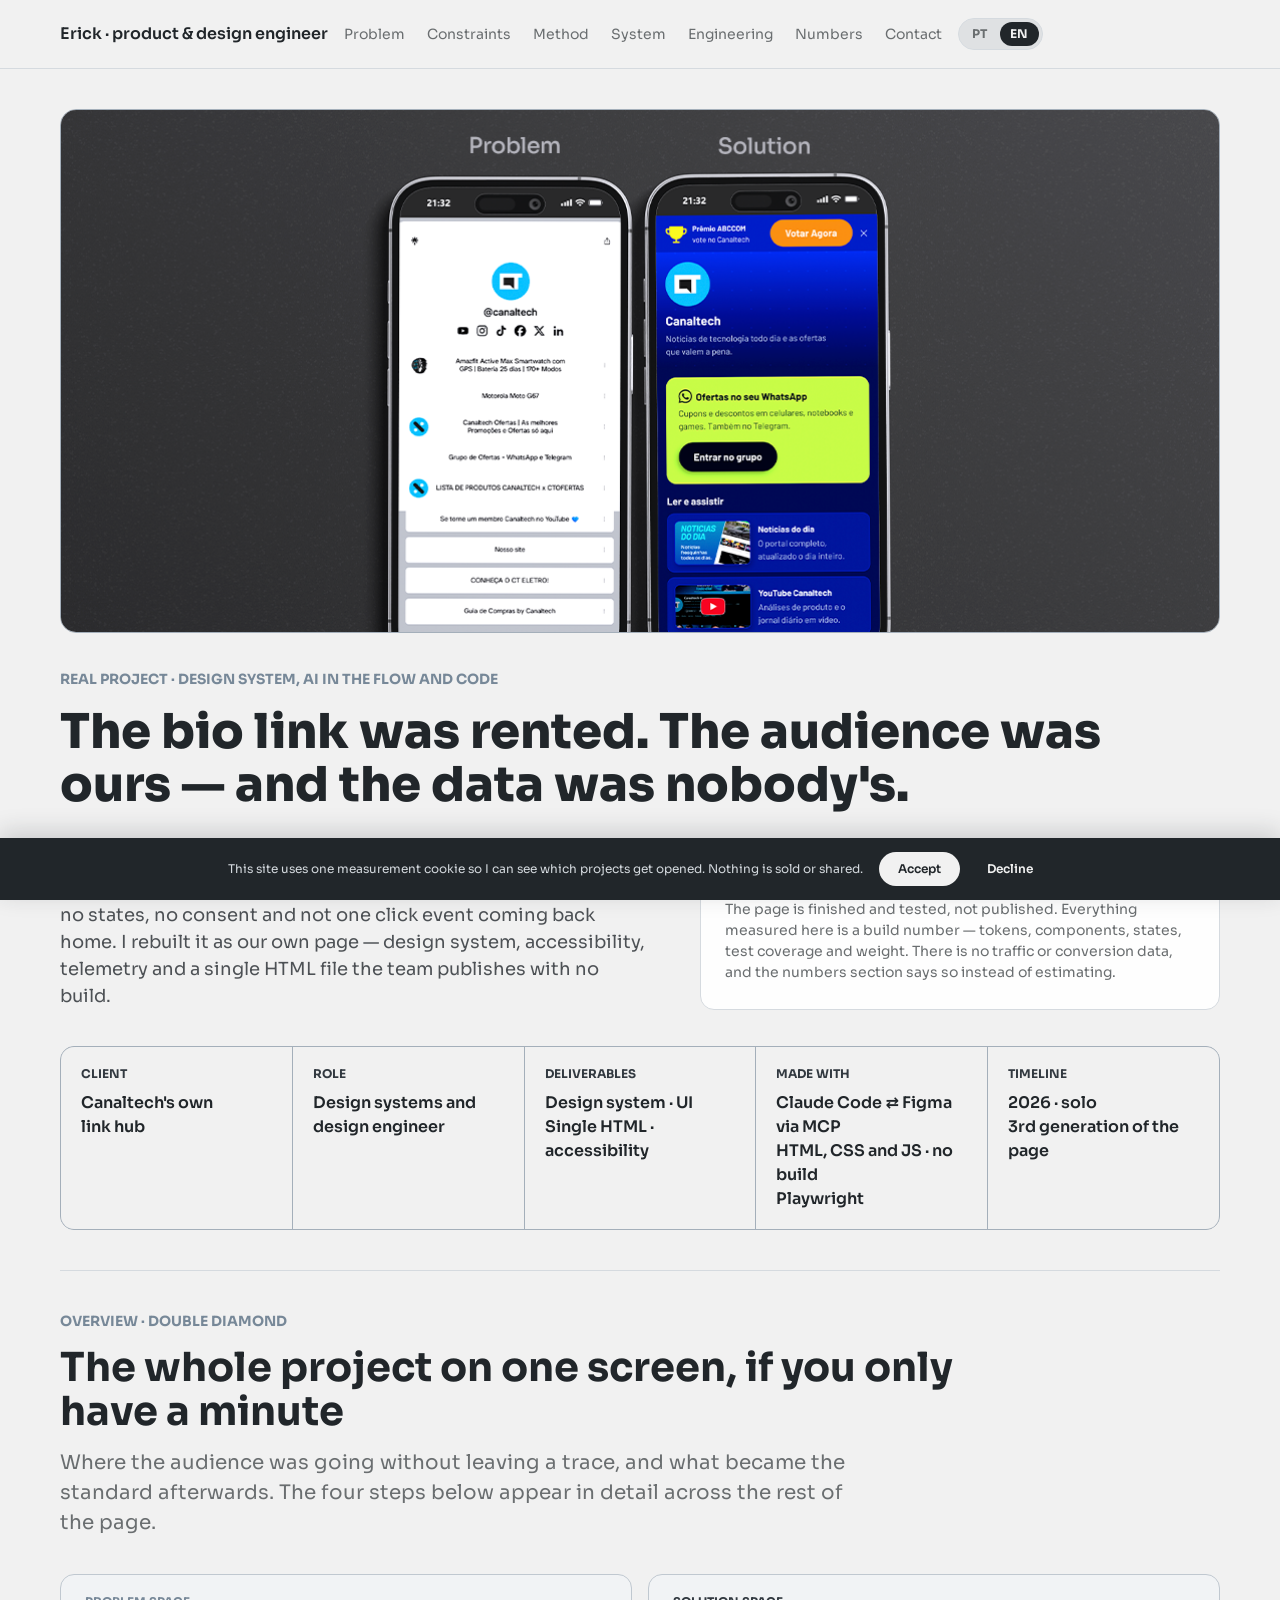
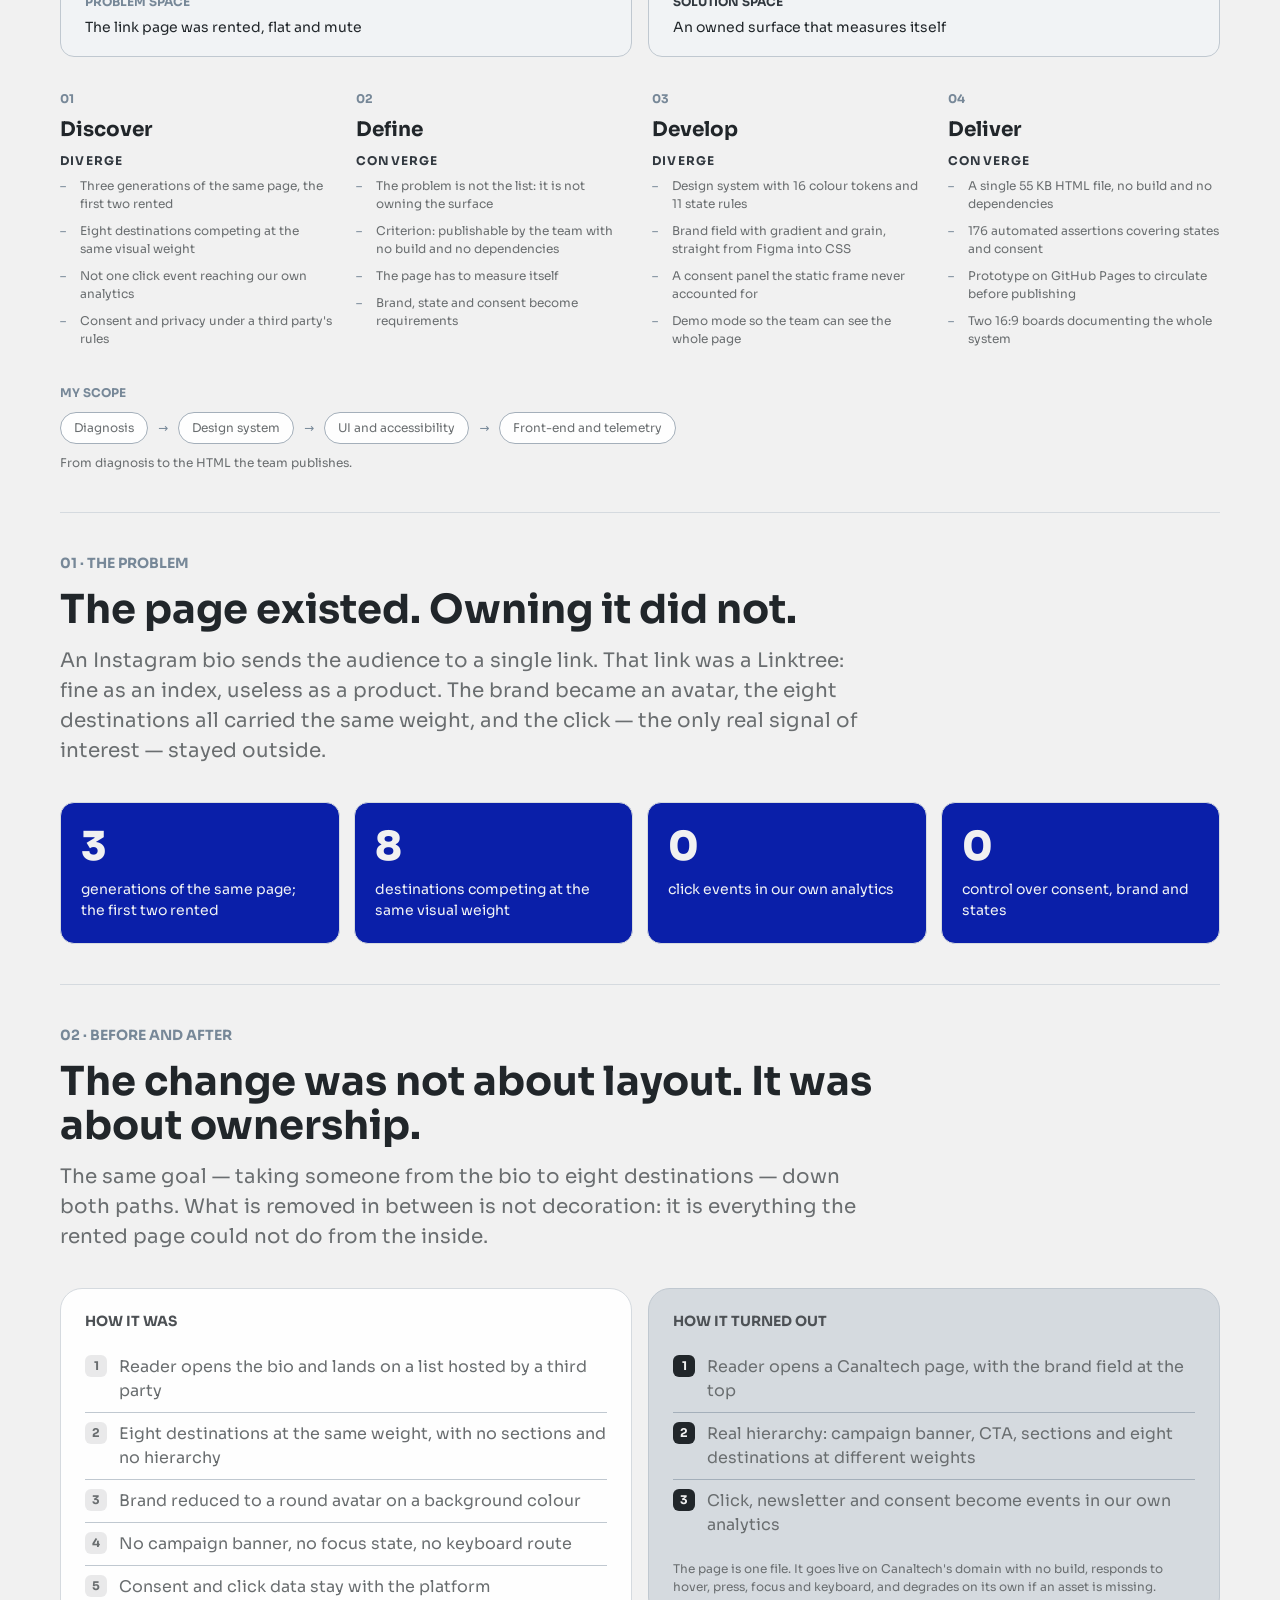
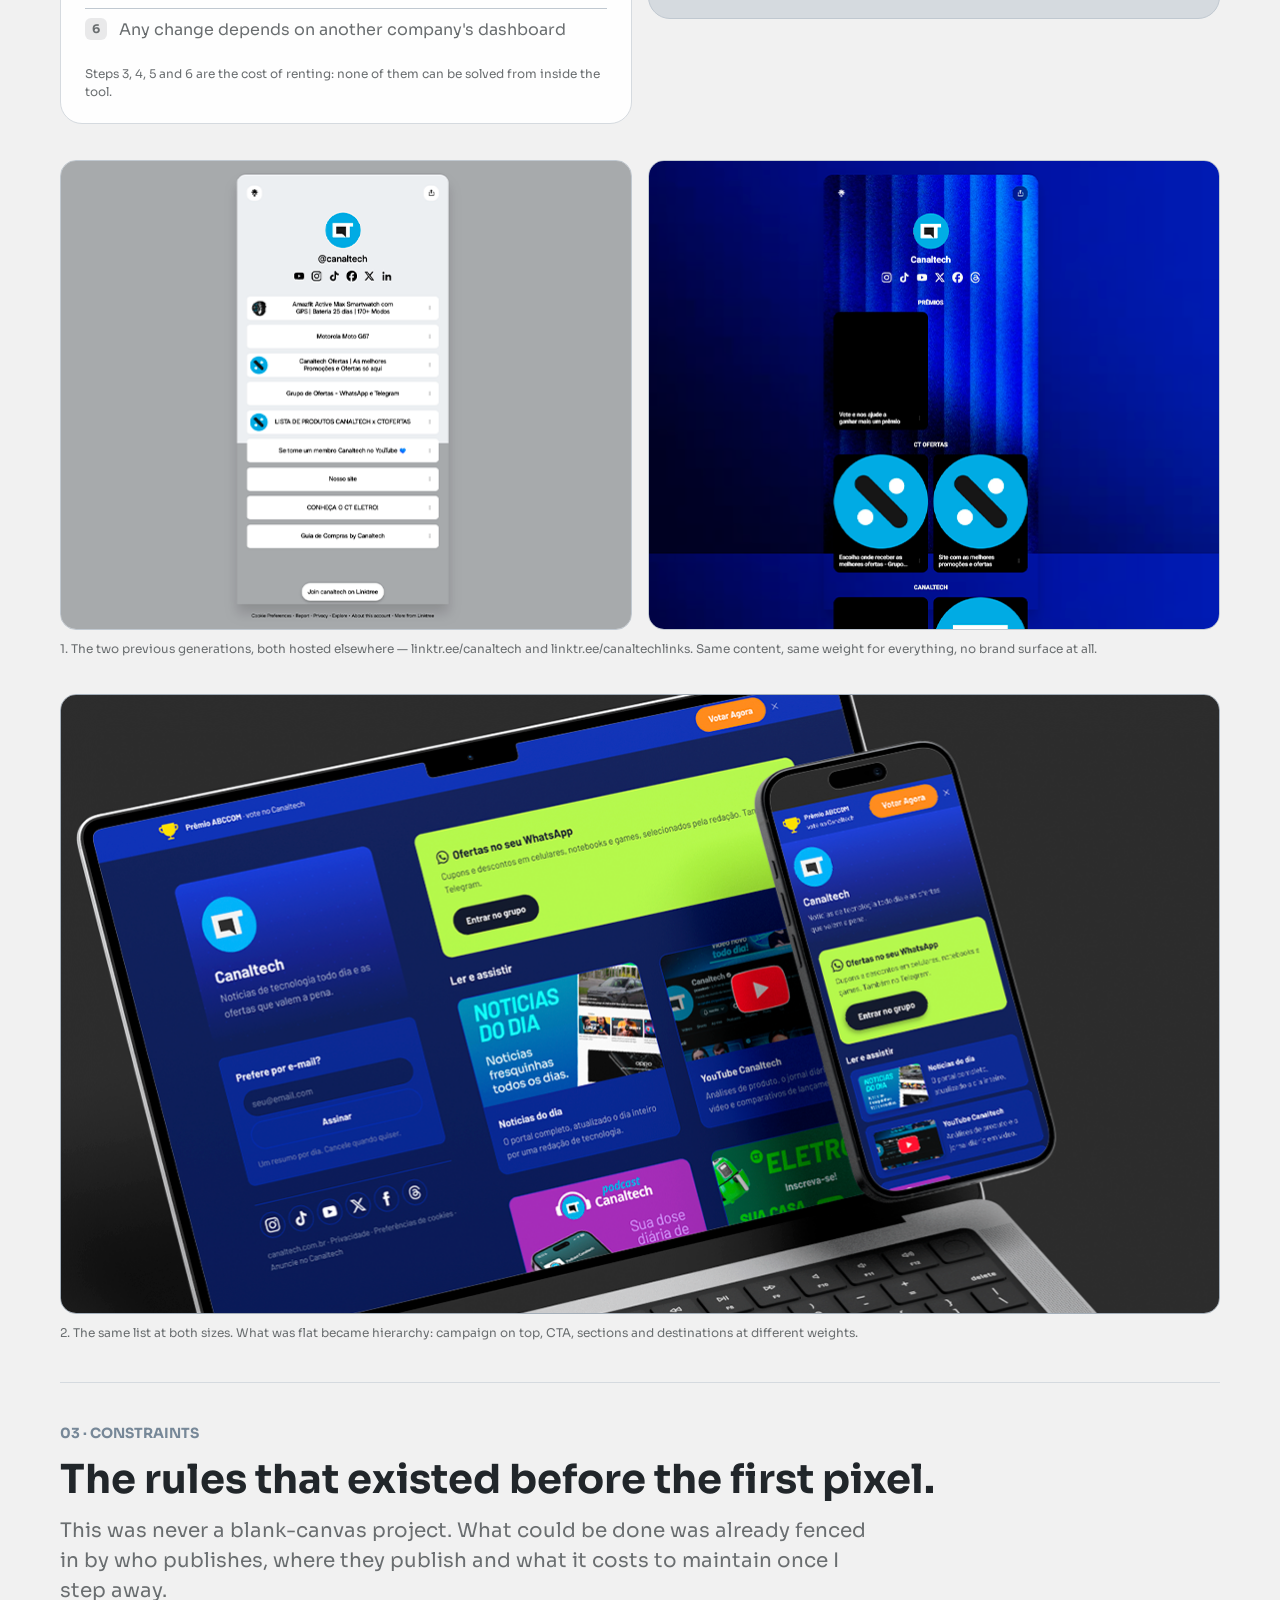
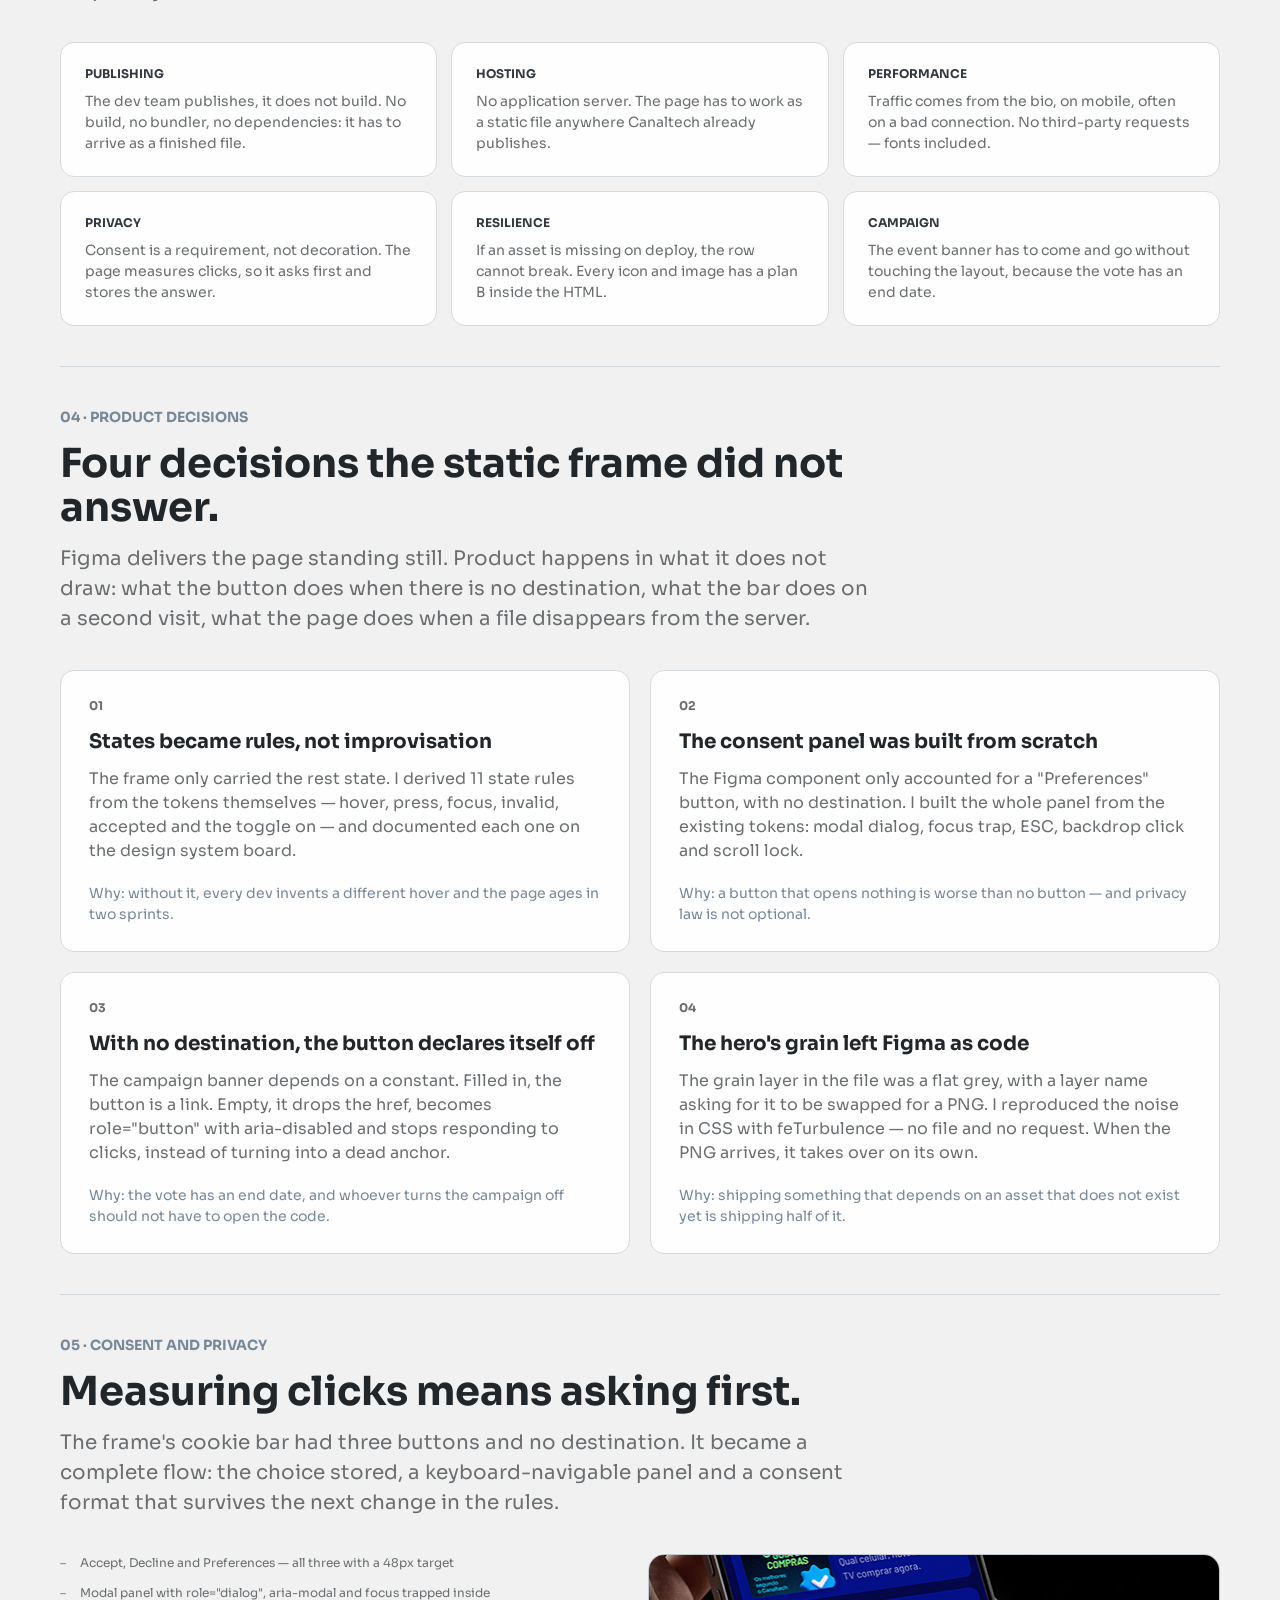
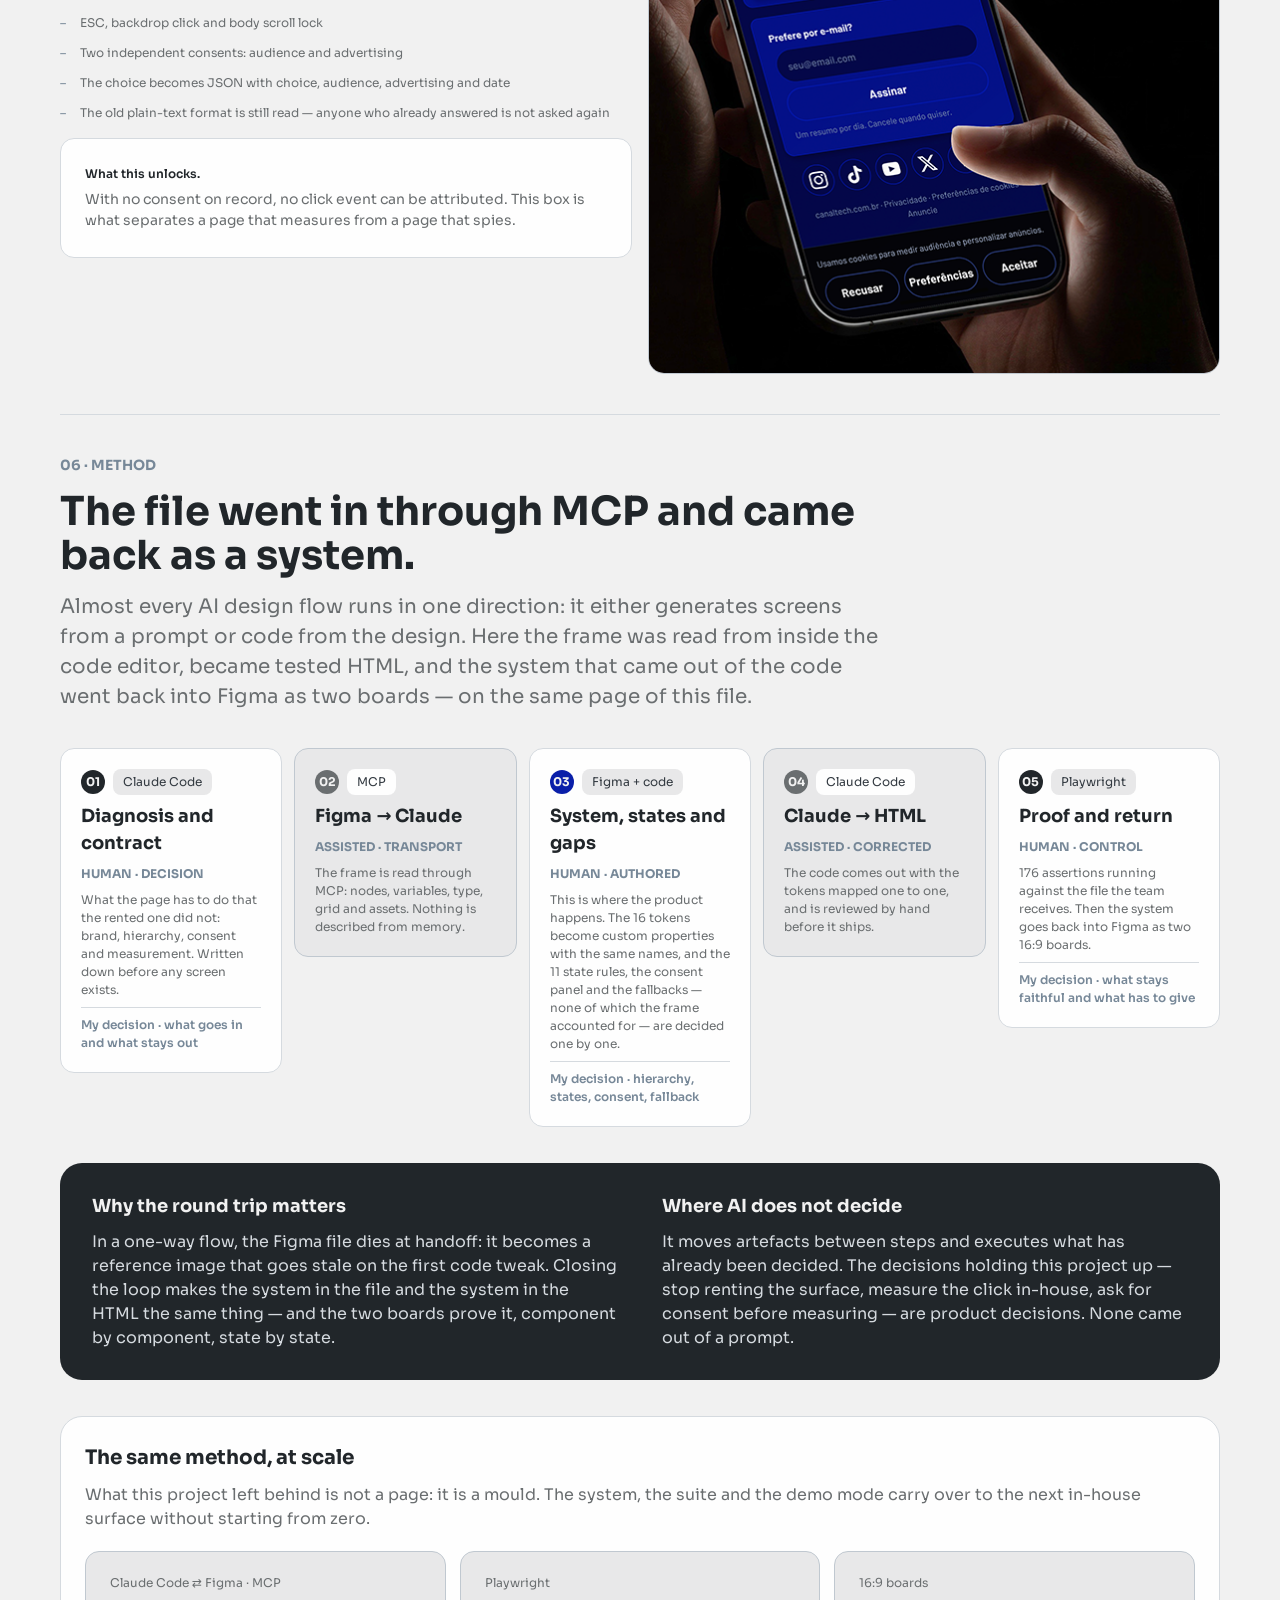
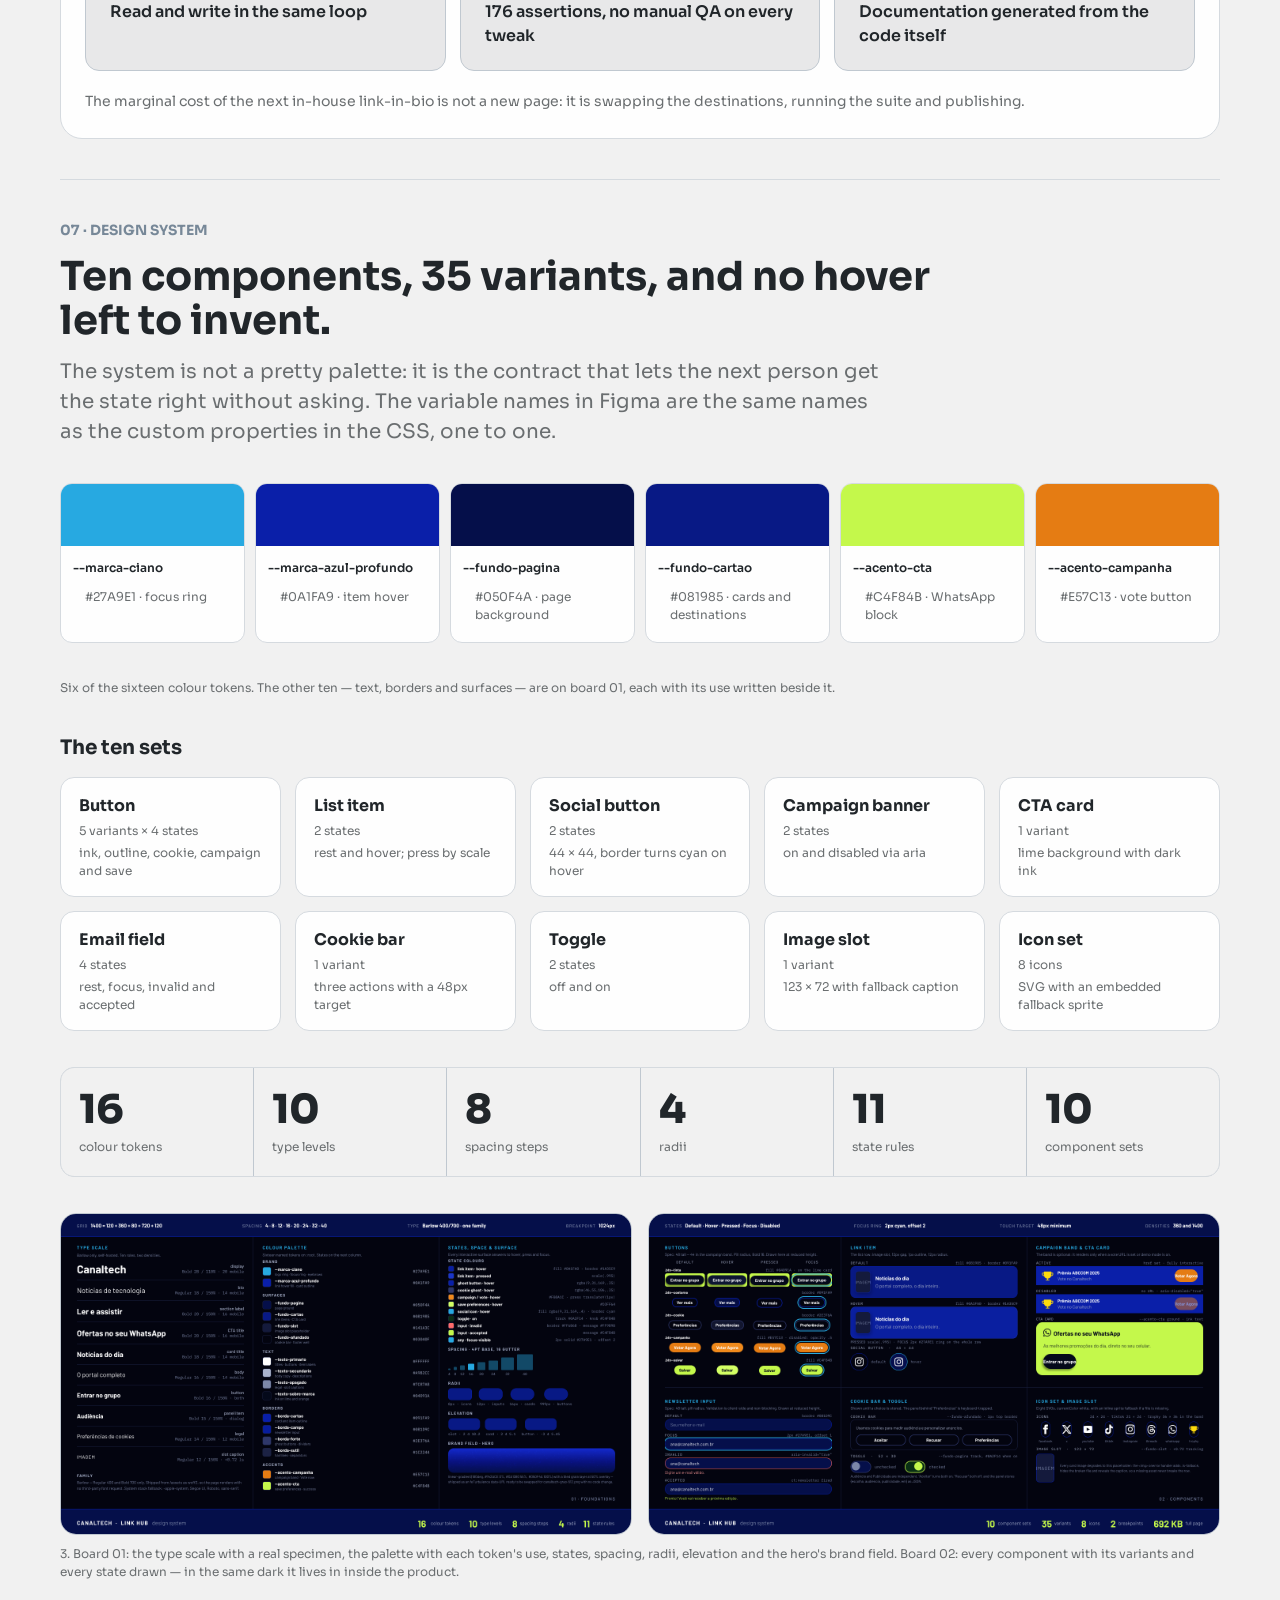
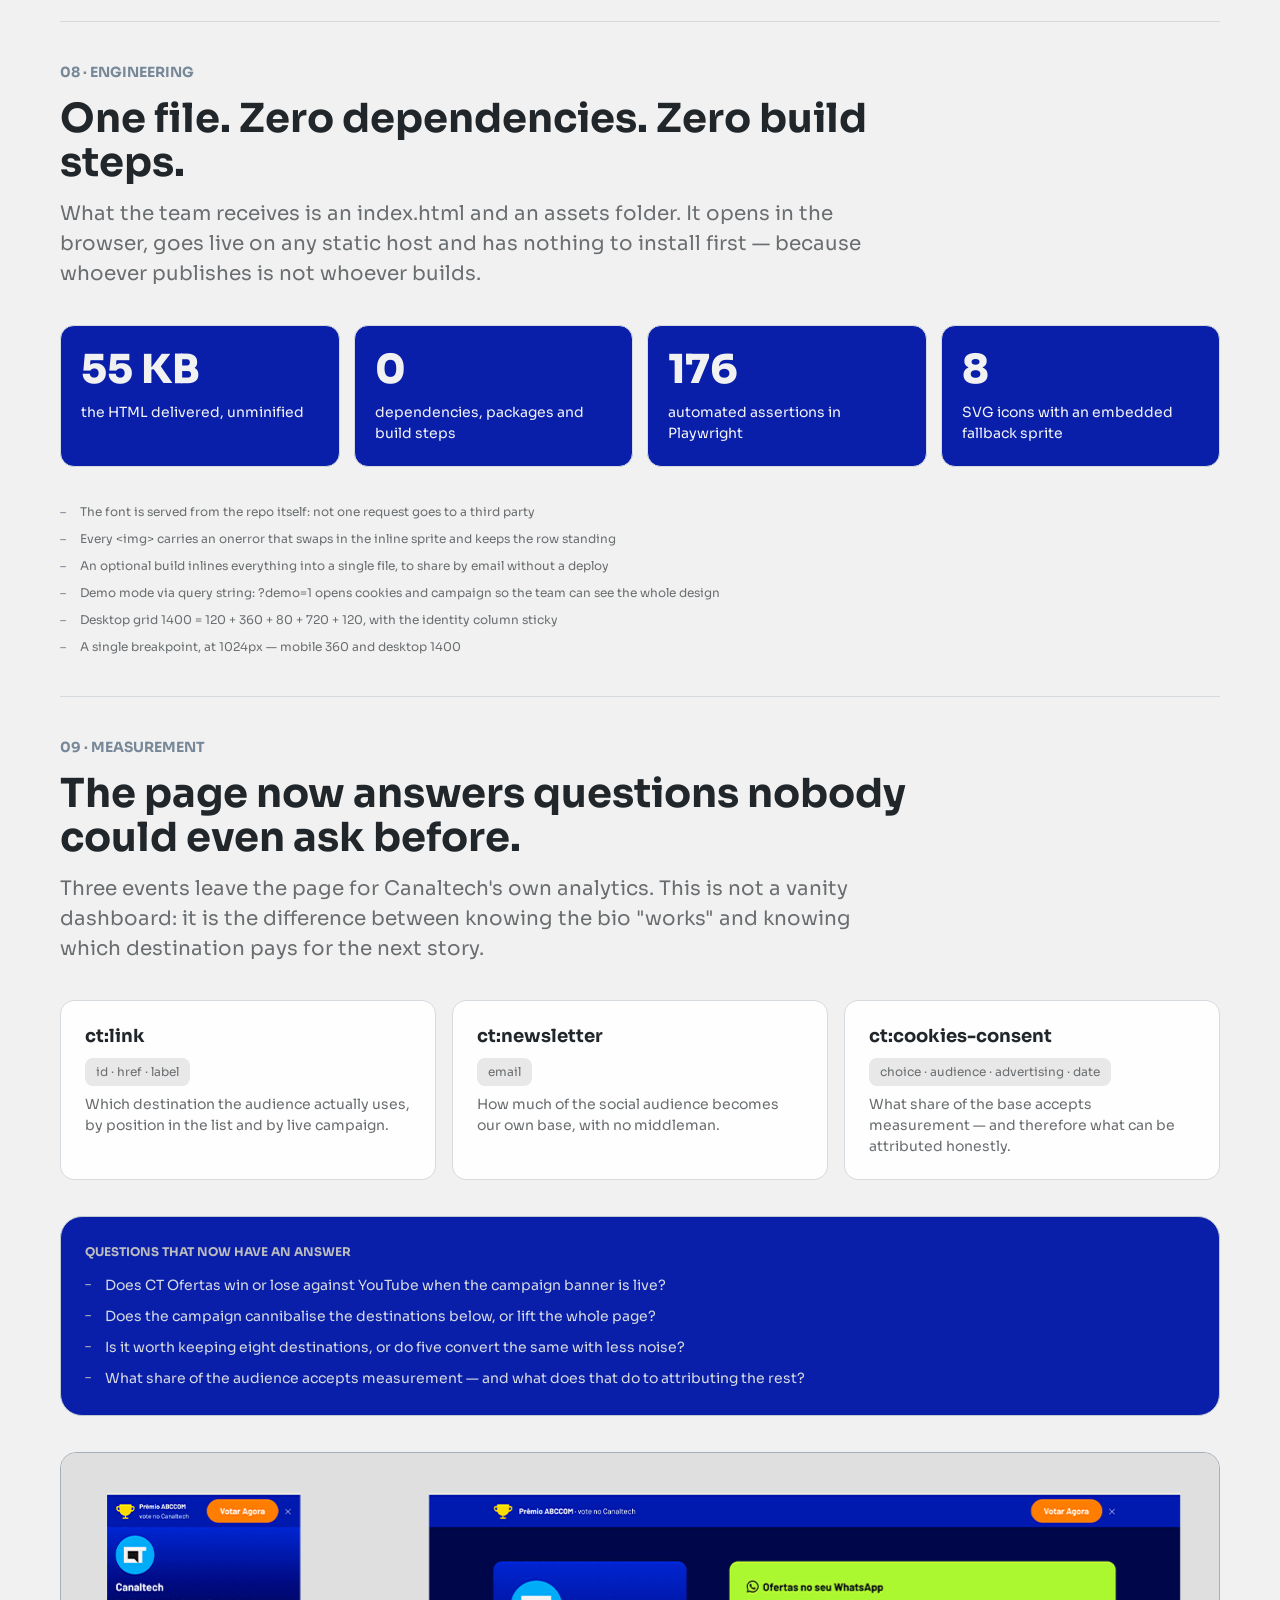
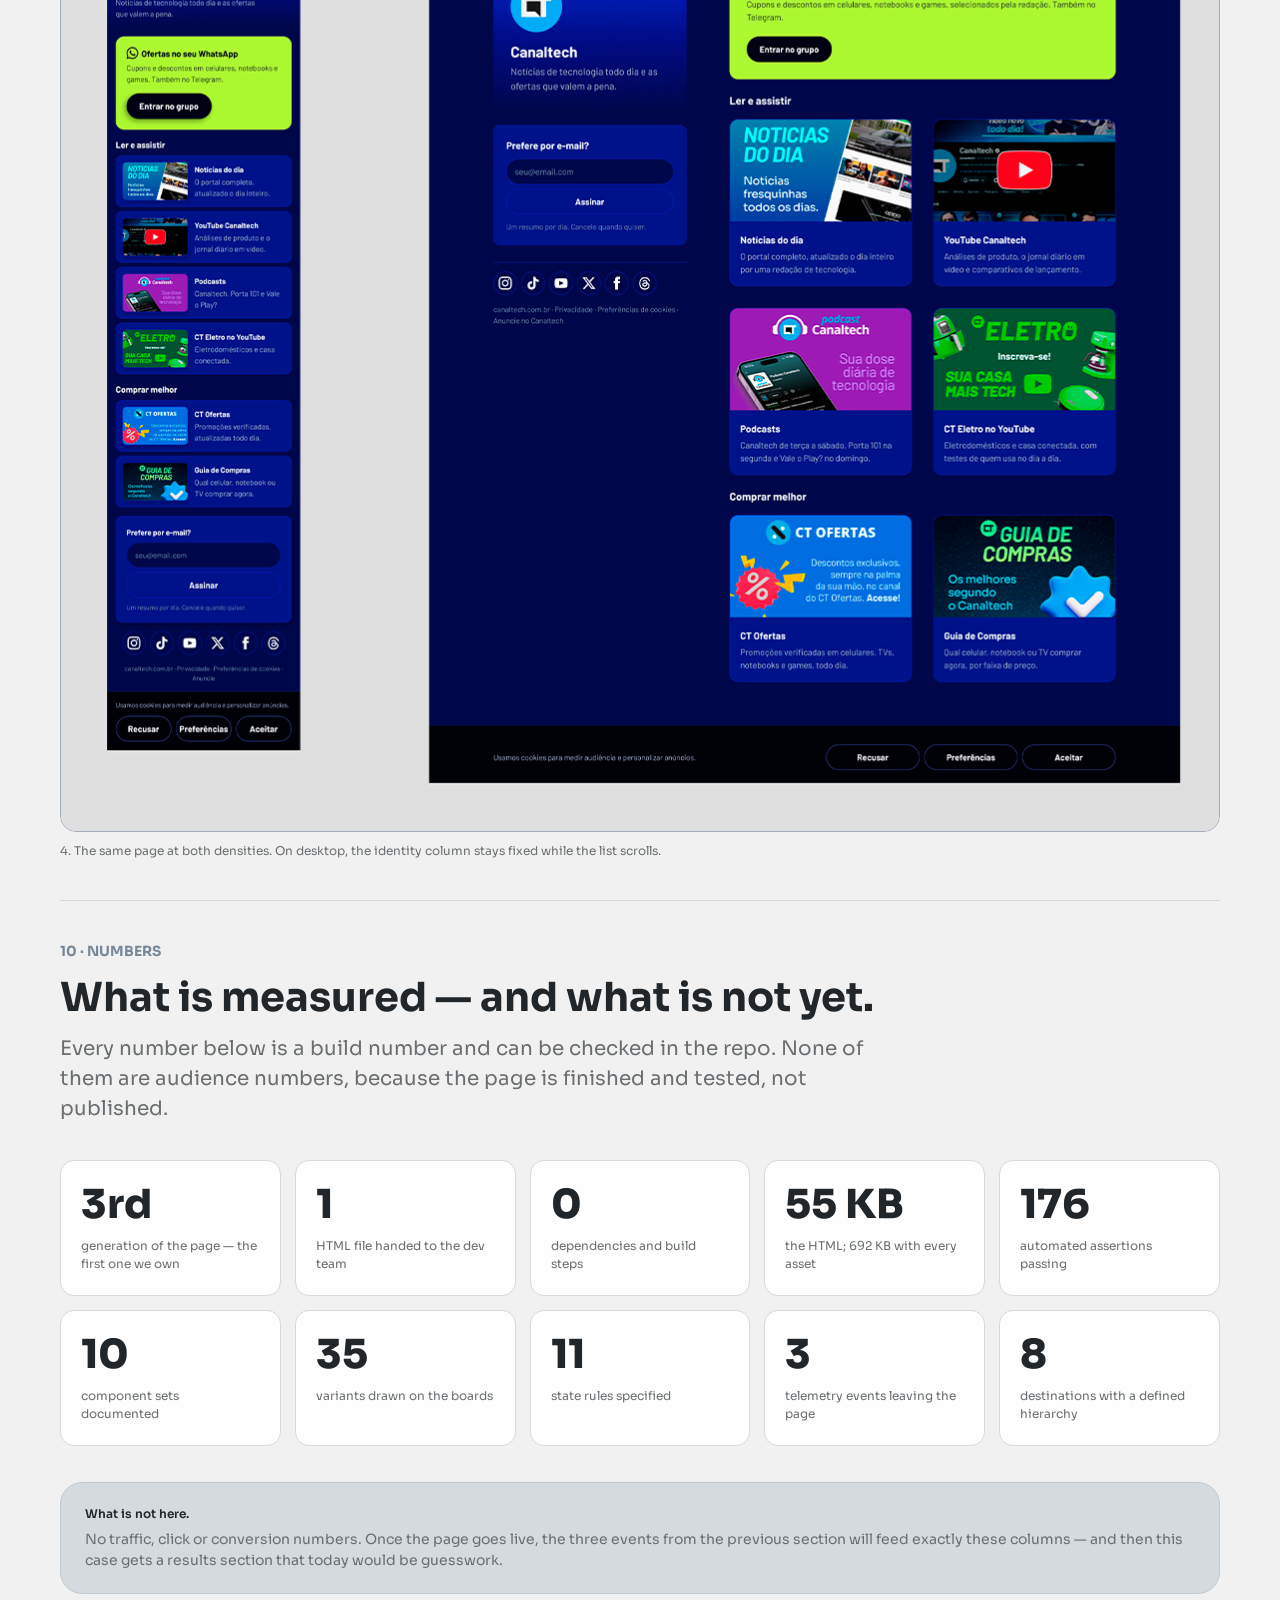
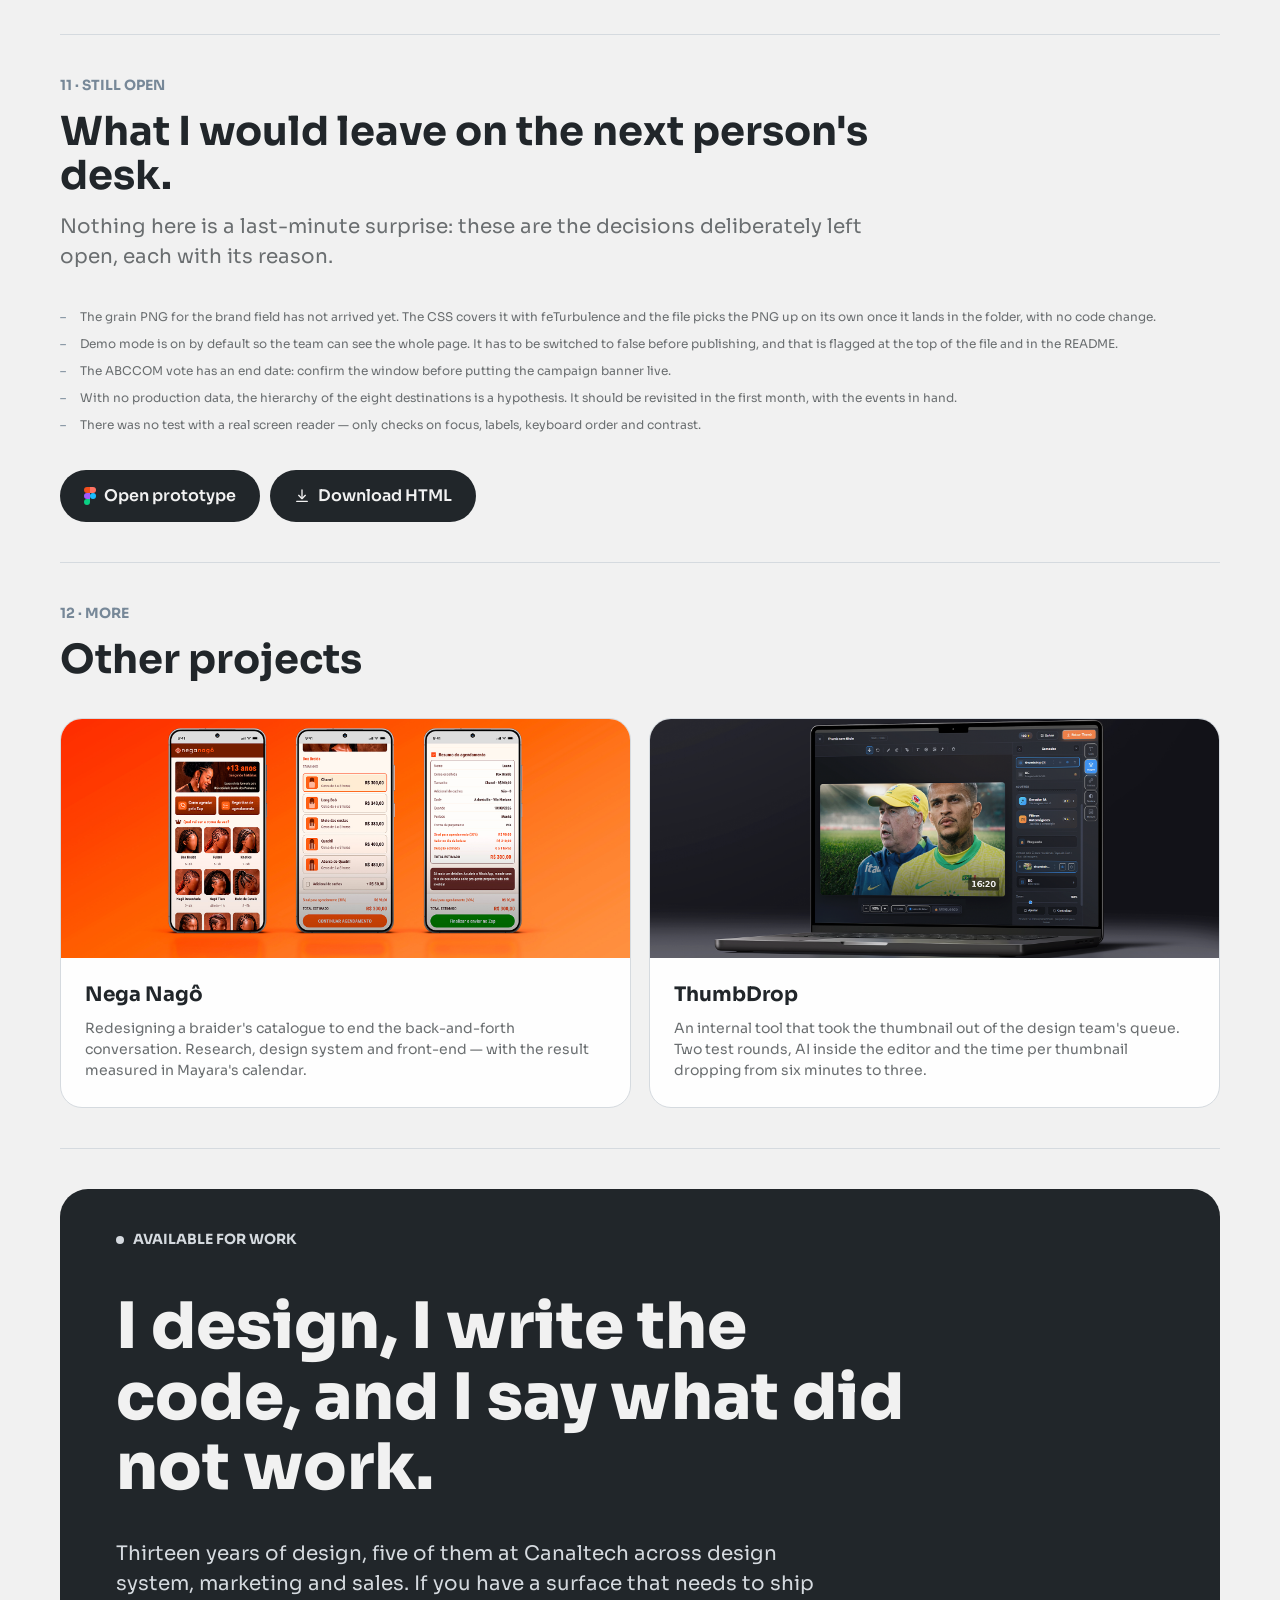
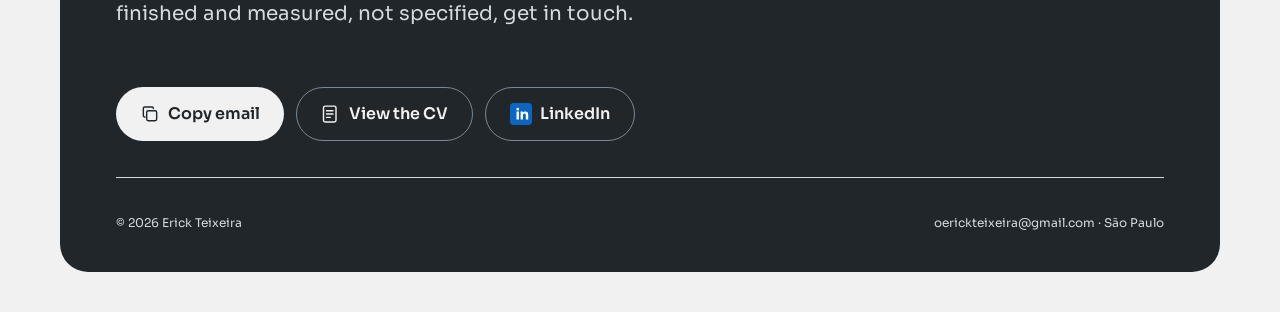
<file: canaltech-hub.html>
<!DOCTYPE html>
<html lang="pt-BR">
<head>
<meta charset="UTF-8" />
<meta name="viewport" content="width=device-width, initial-scale=1.0" />
<!-- Consentimento (LGPD) — negado por padrão, liberado só depois do aceite -->
<script>
window.dataLayer=window.dataLayer||[];function gtag(){dataLayer.push(arguments);}
gtag('consent','default',{ad_storage:'denied',ad_user_data:'denied',ad_personalization:'denied',analytics_storage:'denied',wait_for_update:500});
try{if(localStorage.getItem('et_consentimento')==='aceito'){gtag('consent','update',{analytics_storage:'granted'});}}catch(e){}
</script>
<!-- Google tag (gtag.js) -->
<script async src="https://www.googletagmanager.com/gtag/js?id=G-TM34J12CLE"></script>
<script>
gtag('js', new Date());
gtag('config', 'G-TM34J12CLE');
</script>
<meta name="theme-color" content="#f1f1f1" />
<title>Canaltech · Hub de links — Erick Teixeira</title>
<meta name="description" content="O link da bio era alugado. A audiência era nossa — e o dado, de ninguém. Design system, acessibilidade, consentimento e telemetria num HTML único." />
<link rel="icon" href="data:image/svg+xml,%3Csvg xmlns='http://www.w3.org/2000/svg' viewBox='0 0 32 32'%3E%3Crect width='32' height='32' rx='7' fill='%2321262a'/%3E%3Ctext x='16' y='22' font-family='system-ui,sans-serif' font-size='17' font-weight='700' fill='%23f1f1f1' text-anchor='middle'%3EE%3C/text%3E%3C/svg%3E" />
<meta property="og:type" content="website" />
<meta property="og:site_name" content="Erick Teixeira" />
<meta property="og:title" content="Canaltech · Hub de links — Erick Teixeira" />
<meta property="og:description" content="A página de links deixou de ser alugada e passou a medir a si mesma. Design system, acessibilidade, consentimento e telemetria num HTML único." />
<meta property="og:image" content="assets/capa_canaltech_hub_links.png" />
<meta name="twitter:card" content="summary_large_image" />
<meta name="twitter:title" content="Canaltech · Hub de links — Erick Teixeira" />
<meta name="twitter:description" content="A página de links deixou de ser alugada e passou a medir a si mesma. Design system, acessibilidade, consentimento e telemetria num HTML único." />
<meta name="twitter:image" content="assets/capa_canaltech_hub_links.png" />
<link rel="preconnect" href="https://fonts.googleapis.com" />
<link rel="preconnect" href="https://fonts.gstatic.com" crossorigin />
<link href="https://fonts.googleapis.com/css2?family=Sora:wght@400;600;700;800&display=swap" rel="stylesheet" />
<link rel="stylesheet" href="assets/case.css" />
<style>
/* tokens próprios deste case (paleta do produto Canaltech) */
:root{
  --ct-ciano:#27a9e1; --ct-azul:#0a1fa9; --ct-fundo:#050f4a; --ct-cartao:#081985;
  --ct-lima:#c4f84b; --ct-campanha:#e57c13;
}
.espacos{display:grid;grid-template-columns:1fr 1fr;gap:16px}
/* no Figma (277:4938) a pílula tem fundo #f1f3f5 e fio #c0c8d0 */
.pill{display:flex;flex-direction:column;gap:6px;padding:18px 24px;
  background:#f1f3f5;border:1px solid var(--line-3);border-radius:var(--r-sm)}
/* as quatro etapas do double diamond ficam soltas: sem fio entre colunas */
.etapas{display:grid;grid-template-columns:repeat(4,1fr);gap:24px}
.etapa{display:flex;flex-direction:column;gap:10px}
.etapa__f{font-weight:700;font-size:12px;line-height:1;letter-spacing:.1em;
  text-transform:uppercase;color:var(--ink-2)}
.bul{display:grid;grid-template-columns:12px 1fr;gap:8px;align-items:start}
.bul span:first-child{color:var(--muted);font-size:12px}
.bul p{font-weight:400;font-size:12px;line-height:1.5;color:var(--body)}
.nbox{background:var(--ct-azul);border:1px solid var(--line);padding:22px 20px}
.nbox .num{color:#f1f1f1}
.nbox .nbox__d,.nbox .p12{color:#f1f3f5}
/* na seção 10 os mesmos blocos aparecem claros (277:5560) */
.nbox--claro{background:var(--tile);border-color:var(--line)}
.nbox--claro .num{color:var(--ink)}
.nbox--claro .nbox__d,.nbox--claro .p12{color:var(--body)}
.grade2{display:grid;grid-template-columns:repeat(3,1fr);gap:14px}
.grade2--3{grid-template-columns:repeat(3,1fr)}
.rbox{display:flex;flex-direction:column;gap:8px;padding:22px 24px;
  background:var(--tile);border:1px solid var(--line);border-radius:var(--r-sm)}
/* dentro do cartão claro do "mesmo método", as três caixas são cinza (#e8e8e9) */
.rbox--cinza{background:#e8e8e9;border-color:var(--line-3)}
/* 04 · decisões: dois cartões por linha, número pequeno acima do título (277:5230) */
.decisoes{display:grid;grid-template-columns:1fr 1fr;gap:20px;align-items:start}
.dbox{display:flex;flex-direction:column;gap:10px;padding:26px 28px;
  background:var(--tile);border:1px solid var(--line);border-radius:var(--r-sm)}
.dbox__n{font-weight:700;font-size:12px;line-height:1.5;color:var(--body);margin-bottom:2px}
/* o Figma não usa monoespaçada no corpo: os trechos de código vêm na mesma fonte */
code{font-family:inherit;font-size:inherit}
.dbox__pq{font-weight:400;font-size:14px;line-height:1.5;color:var(--muted);margin-top:10px}
.cons{display:grid;grid-template-columns:1fr 1fr;gap:16px;align-items:start}
/* 06 · método (277:5330): cada cartão tem a altura do próprio conteúdo,
   as etapas 02 e 04 vêm em cinza e o marcador é redondo — 03 em azul */
.ciclo{display:grid;grid-template-columns:repeat(5,1fr);gap:12px;align-items:start}
.et{display:flex;flex-direction:column;gap:8px;padding:20px;
  background:var(--tile);border:1px solid var(--line);border-radius:var(--r-sm)}
.et--alt{background:#e8e8e9;border-color:var(--line-3)}
.et__top{display:flex;align-items:center;gap:8px}
.et__n{width:24px;height:24px;border-radius:50%;display:grid;place-items:center;flex:none;
  background:var(--ink);color:var(--on-dark);font-weight:700;font-size:12px;line-height:1}
.et__n--cinza{background:var(--body)}
.et__n--azul{background:var(--ct-azul)}
/* a etiqueta da ferramenta é uma pílula: cinza no cartão claro, branca no cinza */
.et__top .p12{padding:4px 10px;border-radius:8px;background:#e8e8e9;color:var(--ink-2)}
.et--alt .et__top .p12{background:#fefefe}
.et__d{font-weight:600;font-size:12px;line-height:1.5;color:var(--muted);
  padding-top:8px;margin-top:auto;border-top:1px solid var(--line)}
.dois{display:grid;grid-template-columns:1fr 1fr;gap:44px}
/* chamada do hero: 592 + 520 com gap 48, como no frame 277:4905 */
.chamada{display:grid;grid-template-columns:minmax(0,592fr) minmax(0,520fr);gap:48px;align-items:start}
.tokens{display:grid;grid-template-columns:repeat(6,1fr);gap:10px}
.token{background:var(--tile);border:1px solid var(--line);border-radius:var(--r-xs);overflow:hidden}
.token i{display:block;height:62px}
.token span{display:block;padding:9px 12px}
.comps{display:grid;grid-template-columns:repeat(5,1fr);gap:14px}
.comp{display:flex;flex-direction:column;gap:4px;padding:16px 18px;
  background:var(--tile);border:1px solid var(--line);border-radius:var(--r-sm)}
.cont{display:grid;grid-template-columns:repeat(6,1fr);gap:1px;background:var(--line-3);
  border:1px solid var(--line);border-radius:var(--r-sm);overflow:hidden}
.cont__i{display:flex;flex-direction:column;gap:6px;padding:20px 18px;background:var(--page)}
.boards{display:grid;grid-template-columns:1fr 1fr;gap:16px}
.eventos{display:grid;grid-template-columns:repeat(3,1fr);gap:16px}
.ev{display:flex;flex-direction:column;gap:8px;padding:22px 24px;
  background:var(--tile);border:1px solid var(--line);border-radius:var(--r-sm)}
/* no Figma o nome dos campos é uma pílula #e8e8e9, na mesma fonte do resto (277:5470) */
.ev code{align-self:flex-start;font-family:inherit;font-size:12px;line-height:1.5;
  color:var(--body);background:#e8e8e9;border-radius:8px;padding:5px 11px}
.perg{background:var(--ct-azul);color:var(--on-dark);border:1px solid var(--line-3);
  border-radius:var(--r-lg);padding:26px 24px;display:flex;flex-direction:column;gap:14px}
.perg .bul p{color:var(--on-dark-2);font-size:14px}
.perg .bul span:first-child{color:var(--on-dark-3)}
.grade3{display:grid;grid-template-columns:repeat(5,1fr);gap:14px}
.naoaqui{background:var(--line);border:1px solid var(--line-3);border-radius:var(--r-lg);
  padding:22px 24px;display:flex;flex-direction:column;gap:6px}
.comparacao{display:grid;grid-template-columns:1fr 1fr;gap:16px;align-items:start}
/* 277:5046 "como era": #fefefe / #d5dadf · 277:5075 "como ficou": #d5dadf / #c0c8d0 */
.comparacao .ad__col{padding:22px 24px;gap:0;background:var(--tile);border-color:var(--line)}
.comparacao .ad__col--dep{background:var(--line);border-color:var(--line-3)}
.comparacao .eyebrow{color:var(--body)}
.comparacao .ad__col--dep .eyebrow{color:var(--ink)}
.comparacao .passos{padding-top:14px}
.comparacao .passo{padding-block:9px;border-bottom:1px solid var(--line-3)}
.comparacao .ad__col--dep .passo{border-bottom-color:var(--line-2)}
.comparacao .passo:last-child{border-bottom:0}
.comparacao > div > .p12{padding-top:14px}
.capturas{display:grid;grid-template-columns:1fr 1fr;gap:16px}
@media (max-width:1023px){
  .espacos,.cons,.dois,.boards,.comparacao,.capturas,.chamada{grid-template-columns:1fr}
  .etapas{grid-template-columns:1fr 1fr}
  .grade2,.grade2--3,.eventos{grid-template-columns:1fr}
  .ciclo,.comps,.grade3{grid-template-columns:1fr 1fr}
  .tokens{grid-template-columns:repeat(3,1fr)}
  .cont{grid-template-columns:1fr 1fr 1fr}
}
@media (max-width:767px){
  .etapas,.ciclo,.comps,.grade3{grid-template-columns:1fr}
  .tokens{grid-template-columns:1fr 1fr}
  .cont{grid-template-columns:1fr 1fr}
  .decisoes{grid-template-columns:1fr}
  .dbox{padding:20px 22px}
}
</style>
</head>
<body>
<a href="#problema" class="sr-only">Pular para o conteúdo</a>

<header class="topo">
  <div class="wrap topo__in">
    <a class="topo__nome" href="index.html">Erick · product &amp; design engineer</a>
    <nav class="menu" aria-label="Seções do case">
      <a href="#problema">Problema</a><a href="#restricoes">Restrições</a>
      <a href="#metodo">Método</a><a href="#sistema">Sistema</a>
      <a href="#engenharia">Engenharia</a><a href="#numeros">Números</a>
      <a href="#contato">Contato</a>
    </nav>
  </div>
</header>

<main>
<!-- HERO -->
<section class="wrap sec"><div class="stack" style="gap:36px">
  <div class="shot shot--hero" style="aspect-ratio:1160/524">
    <img src="assets/01_probelm_solution.png" width="1160" height="524"
         data-desc="Antes e depois do hub de links" alt="Comparação entre a página alugada e o hub próprio" />
  </div>
  <div class="stack" style="gap:16px">
    <p class="eyebrow">Projeto real · design system, IA no fluxo e código</p>
    <h1 class="h1">O link da bio era alugado. A audiência era nossa — e o dado, de ninguém.</h1>
  </div>
  <div class="chamada">
    <p class="intro">A Canaltech distribuía oito destinos por um Linktree. Funcionava como índice e
      falhava como produto: sem marca, sem estado, sem consentimento e sem um único evento de
      clique que voltasse para casa. Refiz como página própria — design system, acessibilidade,
      telemetria e um HTML único que o time publica sem build.</p>
    <aside class="card card--sm">
      <p class="s12">Sobre os números.</p>
      <p class="p14" style="margin-top:6px">A página está pronta e testada, não publicada. Tudo o
        que está medido aqui é de construção — tokens, componentes, estados, cobertura de teste e
        peso. Não há dado de tráfego nem de conversão, e a seção de números diz isso em vez de
        estimar.</p>
    </aside>
  </div>
  <dl class="ficha">
    <div class="ficha__i"><dt class="lb">Cliente</dt><dd class="ficha__v">Canaltech
hub de links próprio</dd></div>
    <div class="ficha__i"><dt class="lb">Papel</dt><dd class="ficha__v">Design system e design engineer</dd></div>
    <div class="ficha__i"><dt class="lb">Entregas</dt><dd class="ficha__v">Design system · UI
HTML único · acessibilidade</dd></div>
    <div class="ficha__i"><dt class="lb">Feito com</dt><dd class="ficha__v">Claude Code ⇄ Figma via MCP
HTML, CSS e JS · sem build
Playwright</dd></div>
    <div class="ficha__i"><dt class="lb">Período</dt><dd class="ficha__v">2026 · solo
3ª geração da página</dd></div>
  </dl>
</div></section>

<!-- VISÃO GERAL -->
<section class="wrap sec"><div class="stack" style="gap:36px">
  <div class="head">
    <p class="eyebrow">Visão geral · Double Diamond</p>
    <h2 class="h2">O projeto inteiro em uma tela, se você só tiver um minuto</h2>
    <p class="lead">Onde a audiência estava indo sem deixar rastro, e o que virou padrão depois. As
      quatro etapas abaixo aparecem em detalhe no resto da página.</p>
  </div>
  <div class="espacos">
    <div class="pill"><p class="lb" style="color:var(--muted)">Espaço do problema</p>
      <p class="p14" style="color:var(--ink)">A página de links era alugada, plana e muda</p></div>
    <div class="pill"><p class="lb" style="color:var(--ink-2)">Espaço da solução</p>
      <p class="p14" style="color:var(--ink)">Uma superfície própria que mede a si mesma</p></div>
  </div>
  <div class="etapas">
    <div class="etapa"><p class="idx" style="color:var(--muted)">01</p><h3 class="t20">Descobrir</h3>
      <p class="etapa__f">Diverge</p>
      <div class="bullets">
        <div class="bul"><span>–</span><p>Três gerações da mesma página, as duas primeiras alugadas</p></div>
        <div class="bul"><span>–</span><p>Oito destinos concorrendo no mesmo peso visual</p></div>
        <div class="bul"><span>–</span><p>Nenhum evento de clique chegando ao analytics da própria casa</p></div>
        <div class="bul"><span>–</span><p>Consentimento e privacidade sob a regra de um terceiro</p></div>
      </div></div>
    <div class="etapa"><p class="idx" style="color:var(--muted)">02</p><h3 class="t20">Definir</h3>
      <p class="etapa__f">Converge</p>
      <div class="bullets">
        <div class="bul"><span>–</span><p>O problema não é a lista: é não ser dona da superfície</p></div>
        <div class="bul"><span>–</span><p>Critério: publicável pelo time sem build e sem dependência</p></div>
        <div class="bul"><span>–</span><p>A página precisa medir a si mesma</p></div>
        <div class="bul"><span>–</span><p>Marca, estado e consentimento passam a ser requisito</p></div>
      </div></div>
    <div class="etapa"><p class="idx" style="color:var(--muted)">03</p><h3 class="t20">Desenvolver</h3>
      <p class="etapa__f">Diverge</p>
      <div class="bullets">
        <div class="bul"><span>–</span><p>Design system com 16 tokens de cor e 11 regras de estado</p></div>
        <div class="bul"><span>–</span><p>Campo de marca com degradê e grão, do Figma direto para CSS</p></div>
        <div class="bul"><span>–</span><p>Painel de consentimento que o frame estático não previa</p></div>
        <div class="bul"><span>–</span><p>Modo demonstração para a equipe ver a página inteira</p></div>
      </div></div>
    <div class="etapa"><p class="idx" style="color:var(--muted)">04</p><h3 class="t20">Entregar</h3>
      <p class="etapa__f">Converge</p>
      <div class="bullets">
        <div class="bul"><span>–</span><p>HTML único de 55 KB, sem build e sem dependência</p></div>
        <div class="bul"><span>–</span><p>176 asserções automatizadas cobrindo estados e consentimento</p></div>
        <div class="bul"><span>–</span><p>Protótipo no GitHub Pages para circular antes de publicar</p></div>
        <div class="bul"><span>–</span><p>Dois boards 16:9 documentando o sistema inteiro</p></div>
      </div></div>
  </div>
  <div class="chips">
    <p class="lb" style="width:100%;color:var(--muted)">Meu escopo</p>
    <span class="chip">Diagnóstico</span><span class="seta">→</span>
    <span class="chip">Design system</span><span class="seta">→</span>
    <span class="chip">UI e acessibilidade</span><span class="seta">→</span>
    <span class="chip">Front-end e telemetria</span>
    <p class="p12" style="width:100%">Do diagnóstico ao HTML que o time publica.</p>
  </div>
</div></section>

<!-- 01 PROBLEMA -->
<section class="wrap sec" id="problema"><div class="stack" style="gap:36px">
  <div class="head">
    <p class="eyebrow">01 · O problema</p>
    <h2 class="h2">A página existia. A propriedade dela, não.</h2>
    <p class="lead">Uma bio no Instagram manda a audiência para um único link. Esse link era um
      Linktree: bom como índice, incapaz como produto. A marca virava um avatar, os oito destinos
      tinham o mesmo peso, e o clique — o único sinal real de interesse — ficava do lado de fora.</p>
  </div>
  <div class="nboxes">
    <div class="nbox"><p class="num">3</p><p class="nbox__d">gerações da mesma página; as duas primeiras alugadas</p></div>
    <div class="nbox"><p class="num">8</p><p class="nbox__d">destinos concorrendo no mesmo peso visual</p></div>
    <div class="nbox"><p class="num">0</p><p class="nbox__d">eventos de clique no analytics da própria casa</p></div>
    <div class="nbox"><p class="num">0</p><p class="nbox__d">controle sobre consentimento, marca e estados</p></div>
  </div>
</div></section>

<!-- 02 ANTES E DEPOIS -->
<section class="wrap sec"><div class="stack" style="gap:36px">
  <div class="head">
    <p class="eyebrow">02 · Antes e depois</p>
    <h2 class="h2">A mudança não foi de layout. Foi de propriedade.</h2>
    <p class="lead">O mesmo objetivo — levar quem vem da bio até oito destinos — pelos dois
      caminhos. O que sai no meio não é enfeite: é tudo o que a página alugada não conseguia fazer
      de dentro.</p>
  </div>
  <div class="comparacao">
    <div class="ad__col">
      <p class="eyebrow" style="color:var(--soft)">Como era</p>
      <div class="passos">
        <div class="passo"><span class="passo__n">1</span><p class="p12">Leitor abre a bio e cai numa lista hospedada por terceiro</p></div>
        <div class="passo"><span class="passo__n">2</span><p class="p12">Oito destinos com o mesmo peso, sem seção e sem hierarquia</p></div>
        <div class="passo"><span class="passo__n">3</span><p class="p12">Marca reduzida a um avatar redondo sobre uma cor de fundo</p></div>
        <div class="passo"><span class="passo__n">4</span><p class="p12">Sem faixa de campanha, sem estado de foco, sem rota de teclado</p></div>
        <div class="passo"><span class="passo__n">5</span><p class="p12">Consentimento e dado de clique ficam com a plataforma</p></div>
        <div class="passo"><span class="passo__n">6</span><p class="p12">Qualquer ajuste depende do painel de outra empresa</p></div>
      </div>
      <p class="p12">Os passos 3, 4, 5 e 6 são o custo de alugar: nenhum deles é resolvível de
        dentro da ferramenta.</p>
    </div>
    <div class="ad__col ad__col--dep">
      <p class="eyebrow" style="color:var(--soft)">Como ficou</p>
      <div class="passos">
        <div class="passo"><span class="passo__n">1</span><p class="p12">Leitor abre uma página da Canaltech, com o campo de marca no topo</p></div>
        <div class="passo"><span class="passo__n">2</span><p class="p12">Hierarquia real: faixa de campanha, CTA, seções e oito destinos com pesos diferentes</p></div>
        <div class="passo"><span class="passo__n">3</span><p class="p12">Clique, newsletter e consentimento viram evento no analytics da casa</p></div>
      </div>
      <p class="p12">A página é um arquivo. Sobe no domínio da Canaltech sem build, responde a
        hover, press, foco e teclado, e degrada sozinha se um asset faltar.</p>
    </div>
  </div>
  <figure class="fig">
    <div class="capturas">
      <div class="shot" style="aspect-ratio:572/470">
        <img src="assets/06_linktree1.png" width="572" height="470"
             data-desc="Antes · captura 1" alt="Primeira geração da página de links, no Linktree"
             loading="lazy" decoding="async" />
      </div>
      <div class="shot" style="aspect-ratio:572/470">
        <img src="assets/07_linktree2.png" width="572" height="470"
             data-desc="Antes · captura 2" alt="Segunda geração da página de links, no Linktree"
             loading="lazy" decoding="async" />
      </div>
    </div>
    <figcaption>1. As duas gerações anteriores, ambas hospedadas fora — linktr.ee/canaltech e
      linktr.ee/canaltechlinks. Mesmo conteúdo, mesmo peso para tudo, nenhuma superfície de marca.</figcaption>
  </figure>
  <figure class="fig">
    <div class="shot shot--hero" style="aspect-ratio:1160/620">
      <img src="assets/02_desktop_mobile.png" width="1160" height="620"
           data-desc="Depois · o hub próprio nos dois tamanhos"
           alt="O hub próprio em desktop e mobile" loading="lazy" decoding="async" />
    </div>
    <figcaption>2. A mesma lista nos dois tamanhos. O que estava plano virou hierarquia: campanha
      no topo, CTA, seções e destinos com pesos diferentes.</figcaption>
  </figure>
</div></section>

<!-- 03 RESTRIÇÕES -->
<section class="wrap sec" id="restricoes"><div class="stack" style="gap:36px">
  <div class="head">
    <p class="eyebrow">03 · Restrições</p>
    <h2 class="h2">As regras que existiam antes do primeiro pixel.</h2>
    <p class="lead">Não era um projeto de tela livre. O que dava para fazer já estava cercado por
      quem publica, por onde publica e por quanto custa manter depois que eu sair de perto.</p>
  </div>
  <div class="grade2">
    <div class="rbox"><p class="lb">Publicação</p><p class="p14">O time de dev publica, não constrói. Sem build, sem bundler, sem dependência: precisa chegar como arquivo pronto.</p></div>
    <div class="rbox"><p class="lb">Hospedagem</p><p class="p14">Sem servidor de aplicação. A página tem que funcionar como estático em qualquer lugar que a Canaltech já use.</p></div>
    <div class="rbox"><p class="lb">Desempenho</p><p class="p14">O tráfego vem da bio, no celular, muitas vezes em rede ruim. Nenhuma requisição a terceiro — fonte inclusive.</p></div>
    <div class="rbox"><p class="lb">Privacidade</p><p class="p14">Consentimento é requisito, não enfeite. A página mede clique, então pergunta antes e guarda a resposta.</p></div>
    <div class="rbox"><p class="lb">Resiliência</p><p class="p14">Se um asset faltar no deploy, a linha não pode quebrar. Todo ícone e toda imagem têm plano B no próprio HTML.</p></div>
    <div class="rbox"><p class="lb">Campanha</p><p class="p14">A faixa de evento precisa entrar e sair sem tocar no layout, porque a votação tem data para acabar.</p></div>
  </div>
</div></section>

<!-- 04 DECISÕES -->
<section class="wrap sec"><div class="stack" style="gap:36px">
  <div class="head">
    <p class="eyebrow">04 · Decisões de produto</p>
    <h2 class="h2">Quatro decisões que o frame estático não respondia.</h2>
    <p class="lead">O Figma entrega a página parada. Produto acontece no que ele não desenha: o que
      o botão faz quando não existe destino, o que a barra faz na segunda visita, o que a página
      faz quando o arquivo some do servidor.</p>
  </div>
  <div class="decisoes">
    <div class="dbox"><p class="dbox__n">01</p>
      <h3 class="t20">Estados viraram regra, não improviso</h3>
        <p class="p16">O frame trazia só o repouso. Derivei 11 regras de
          estado dos próprios tokens — hover, press, foco, inválido, aceito e o toggle ligado — e
          documentei cada uma no board do design system.</p>
        <p class="dbox__pq">Por quê: sem isso, cada dev inventa um hover diferente e a página
          envelhece em duas sprints.</p></div>
    <div class="dbox"><p class="dbox__n">02</p>
      <h3 class="t20">O painel de consentimento foi construído do zero</h3>
        <p class="p16">O componente do Figma só previa o botão
          "Preferências", sem destino. Montei o painel inteiro com os tokens existentes: diálogo
          modal, foco preso, ESC, clique no fundo e trava de rolagem.</p>
        <p class="dbox__pq">Por quê: um botão que não abre nada é pior do que não ter botão — e a
          LGPD não é opcional.</p></div>
    <div class="dbox"><p class="dbox__n">03</p>
      <h3 class="t20">Sem destino, o botão se declara desligado</h3>
        <p class="p16">A faixa de campanha depende de uma constante.
          Preenchida, o botão é link. Vazia, ele perde o <code>href</code>, vira
          <code>role="button"</code> com <code>aria-disabled</code> e para de responder ao clique,
          em vez de virar âncora morta.</p>
        <p class="dbox__pq">Por quê: a votação tem data para acabar, e quem
          desliga a campanha não deveria precisar abrir o código.</p></div>
    <div class="dbox"><p class="dbox__n">04</p>
      <h3 class="t20">O grão do hero saiu do Figma como código</h3>
        <p class="p16">A camada de grão no arquivo era um cinza chapado, com
          o nome pedindo a troca por um PNG. Reproduzi o ruído em CSS com
          <code>feTurbulence</code> — sem arquivo e sem requisição. Quando o PNG chegar, ele assume
          sozinho.</p>
        <p class="dbox__pq">Por quê: entregar dependendo de um asset que ainda não existe é
          entregar pela metade.</p></div>
  </div>
</div></section>

<!-- 05 CONSENTIMENTO -->
<section class="wrap sec"><div class="stack" style="gap:36px">
  <div class="head">
    <p class="eyebrow">05 · Consentimento e privacidade</p>
    <h2 class="h2">Medir clique obriga a perguntar antes.</h2>
    <p class="lead">A barra de cookies do frame tinha três botões e nenhum destino. Virou fluxo
      completo: escolha guardada, painel navegável por teclado e um formato de consentimento que
      sobrevive à próxima mudança de regra.</p>
  </div>
  <div class="cons">
    <div class="stack" style="gap:16px">
      <div class="bullets" style="gap:12px">
        <div class="bul"><span>–</span><p class="p14">Aceitar, Recusar e Preferências — os três com alvo de 48px</p></div>
        <div class="bul"><span>–</span><p class="p14">Painel modal com <code>role="dialog"</code>, <code>aria-modal</code> e foco preso dentro</p></div>
        <div class="bul"><span>–</span><p class="p14">ESC, clique no fundo e trava de rolagem do corpo</p></div>
        <div class="bul"><span>–</span><p class="p14">Dois consentimentos independentes: audiência e publicidade</p></div>
        <div class="bul"><span>–</span><p class="p14">A escolha vira JSON com escolha, audiencia, publicidade e data</p></div>
        <div class="bul"><span>–</span><p class="p14">O formato antigo, em texto puro, continua sendo lido — quem já respondeu não é perguntado de novo</p></div>
      </div>
      <div class="card card--sm"><p class="s12">O que isso destrava.</p>
        <p class="p14" style="margin-top:6px">Sem consentimento registrado, nenhum evento de clique
          pode ser atribuído. É essa caixa que separa uma página que mede de uma página que
          espiona.</p></div>
    </div>
    <div class="shot" style="aspect-ratio:574/422">
      <img src="assets/05_cookies.png" width="572" height="420"
           data-desc="Barra e painel de consentimento" alt="Barra e painel de consentimento"
           loading="lazy" decoding="async" />
    </div>
  </div>
</div></section>

<!-- 06 MÉTODO -->
<section class="wrap sec" id="metodo"><div class="stack" style="gap:36px">
  <div class="head">
    <p class="eyebrow">06 · Método</p>
    <h2 class="h2">O arquivo entrou por MCP e voltou como sistema.</h2>
    <p class="lead">Quase todo fluxo de IA em design anda numa direção só: ou gera tela a partir de
      prompt, ou gera código a partir do design. Aqui o frame foi lido de dentro do editor de
      código, virou HTML testado, e o sistema que saiu do código voltou para o Figma como dois
      boards — na mesma página deste arquivo.</p>
  </div>
  <div class="ciclo">
    <div class="et"><div class="et__top"><span class="et__n">01</span><span class="p12">Claude Code</span></div>
      <h3 class="t18">Diagnóstico e contrato</h3><p class="eyebrow" style="font-size:12px">Humano · decisão</p>
      <p class="p12">O que a página precisa fazer que a alugada não fazia: marca, hierarquia,
        consentimento e medição. Sai escrito, antes de existir tela.</p>
      <p class="et__d">Decisão minha · o que entra e o que fica de fora</p></div>
    <div class="et et--alt"><div class="et__top"><span class="et__n et__n--cinza">02</span><span class="p12">MCP</span></div>
      <h3 class="t18">Figma → Claude</h3><p class="eyebrow" style="font-size:12px">Assistido · transporte</p>
      <p class="p12">O frame é lido por MCP: nós, variáveis, tipografia, grade e assets. Nada é
        descrito de memória.</p></div>
    <div class="et"><div class="et__top"><span class="et__n et__n--azul">03</span><span class="p12">Figma + código</span></div>
      <h3 class="t18">Sistema, estados e lacunas</h3><p class="eyebrow" style="font-size:12px">Humano · autoral</p>
      <p class="p12">É aqui que o produto acontece. Os 16 tokens viram custom properties com o
        mesmo nome, e as 11 regras de estado, o painel de consentimento e os fallbacks — que o
        frame não previa — são decididos um a um.</p>
      <p class="et__d">Decisão minha · hierarquia, estados, consentimento, fallback</p></div>
    <div class="et et--alt"><div class="et__top"><span class="et__n et__n--cinza">04</span><span class="p12">Claude Code</span></div>
      <h3 class="t18">Claude → HTML</h3><p class="eyebrow" style="font-size:12px">Assistido · corrigido</p>
      <p class="p12">O código sai com os tokens mapeados um a um, e é revisado à mão antes de virar
        entrega.</p></div>
    <div class="et"><div class="et__top"><span class="et__n">05</span><span class="p12">Playwright</span></div>
      <h3 class="t18">Prova e volta</h3><p class="eyebrow" style="font-size:12px">Humano · controle</p>
      <p class="p12">176 asserções rodando contra o arquivo que o time recebe. Depois o sistema
        volta para o Figma como dois boards 16:9.</p>
      <p class="et__d">Decisão minha · o que é fiel e o que precisa ceder</p></div>
  </div>
  <div class="painel dois" style="padding:30px 32px">
    <div><h3 class="t18">Por que a volta importa</h3>
      <p class="p16" style="margin-top:10px">Num fluxo de mão única, o arquivo do Figma morre no
        handoff: vira imagem de referência que desatualiza no primeiro ajuste de código. Fechando o
        ciclo, o sistema que está no arquivo e o sistema que está no HTML são o mesmo — e os dois
        boards provam isso, componente a componente, estado a estado.</p></div>
    <div><h3 class="t18">Onde a IA não decide</h3>
      <p class="p16" style="margin-top:10px">Ela move artefato entre etapas e executa o que já foi
        definido. As decisões que sustentam este projeto — parar de alugar a superfície, medir o
        clique na própria casa, pedir consentimento antes de medir — são de produto. Nenhuma saiu
        de prompt.</p></div>
  </div>
  <div class="card" style="padding:26px 24px">
    <h3 class="t20">O mesmo método, em escala</h3>
    <p class="p16" style="margin-top:10px">O que este projeto deixou pronto não é uma página: é um
      molde. O sistema, a suíte e o modo demonstração valem para a próxima superfície da casa sem
      começar do zero.</p>
    <div class="grade2 grade2--3" style="margin-top:20px">
      <div class="rbox rbox--cinza"><p class="p12">Claude Code ⇄ Figma · MCP</p><p class="s16">Leitura e escrita no mesmo laço</p></div>
      <div class="rbox rbox--cinza"><p class="p12">Playwright</p><p class="s16">176 asserções, sem QA manual a cada ajuste</p></div>
      <div class="rbox rbox--cinza"><p class="p12">Boards 16:9</p><p class="s16">Documentação gerada a partir do próprio código</p></div>
    </div>
    <p class="p14" style="margin-top:20px">O custo marginal do próximo link-in-bio da casa não é
      uma página nova: é trocar os destinos, rodar a suíte e publicar.</p>
  </div>
</div></section>

<!-- 07 SISTEMA -->
<section class="wrap sec" id="sistema"><div class="stack" style="gap:36px">
  <div class="head">
    <p class="eyebrow">07 · Design system</p>
    <h2 class="h2">Dez componentes, 35 variantes, e nenhum hover para inventar.</h2>
    <p class="lead">O sistema não é uma paleta bonita: é o contrato que faz a próxima pessoa
      acertar o estado sem precisar perguntar. Os nomes das variáveis no Figma são os mesmos nomes
      das custom properties no CSS, um a um.</p>
  </div>
  <div class="tokens">
    <div class="token"><i style="background:#27a9e1"></i><span><b class="s12">--marca-ciano</b><br><span class="p12">#27A9E1 · anel de foco</span></span></div>
    <div class="token"><i style="background:#0a1fa9"></i><span><b class="s12">--marca-azul-profundo</b><br><span class="p12">#0A1FA9 · hover do item</span></span></div>
    <div class="token"><i style="background:#050f4a"></i><span><b class="s12">--fundo-pagina</b><br><span class="p12">#050F4A · fundo da página</span></span></div>
    <div class="token"><i style="background:#081985"></i><span><b class="s12">--fundo-cartao</b><br><span class="p12">#081985 · cards e destinos</span></span></div>
    <div class="token"><i style="background:#c4f84b"></i><span><b class="s12">--acento-cta</b><br><span class="p12">#C4F84B · bloco do WhatsApp</span></span></div>
    <div class="token"><i style="background:#e57c13"></i><span><b class="s12">--acento-campanha</b><br><span class="p12">#E57C13 · botão de votar</span></span></div>
  </div>
  <p class="p12">Seis dos dezesseis tokens de cor. Os outros dez — texto, bordas e superfícies —
    estão no board 01, cada um com o uso escrito ao lado.</p>

  <div class="stack" style="gap:14px">
    <h3 class="t20">Os dez conjuntos</h3>
    <div class="comps">
      <div class="comp"><p class="t16">Botão</p><p class="p12">5 variantes × 4 estados</p><p class="p12">tinta, contorno, cookie, campanha e salvar</p></div>
      <div class="comp"><p class="t16">Item de lista</p><p class="p12">2 estados</p><p class="p12">repouso e hover; press por escala</p></div>
      <div class="comp"><p class="t16">Botão social</p><p class="p12">2 estados</p><p class="p12">44 × 44, borda vira ciano no hover</p></div>
      <div class="comp"><p class="t16">Faixa de campanha</p><p class="p12">2 estados</p><p class="p12">ativa e desabilitada por aria</p></div>
      <div class="comp"><p class="t16">Card de CTA</p><p class="p12">1 variante</p><p class="p12">fundo lima com tinta escura</p></div>
      <div class="comp"><p class="t16">Campo de e-mail</p><p class="p12">4 estados</p><p class="p12">repouso, foco, inválido e aceito</p></div>
      <div class="comp"><p class="t16">Barra de cookies</p><p class="p12">1 variante</p><p class="p12">três ações com alvo de 48px</p></div>
      <div class="comp"><p class="t16">Toggle</p><p class="p12">2 estados</p><p class="p12">desligado e ligado</p></div>
      <div class="comp"><p class="t16">Slot de imagem</p><p class="p12">1 variante</p><p class="p12">123 × 72 com legenda de fallback</p></div>
      <div class="comp"><p class="t16">Conjunto de ícones</p><p class="p12">8 ícones</p><p class="p12">SVG com sprite embutido de reserva</p></div>
    </div>
  </div>

  <dl class="cont">
    <div class="cont__i"><dt class="num">16</dt><dd class="p12" style="margin:0">tokens de cor</dd></div>
    <div class="cont__i"><dt class="num">10</dt><dd class="p12" style="margin:0">níveis de tipografia</dd></div>
    <div class="cont__i"><dt class="num">8</dt><dd class="p12" style="margin:0">passos de espaçamento</dd></div>
    <div class="cont__i"><dt class="num">4</dt><dd class="p12" style="margin:0">raios</dd></div>
    <div class="cont__i"><dt class="num">11</dt><dd class="p12" style="margin:0">regras de estado</dd></div>
    <div class="cont__i"><dt class="num">10</dt><dd class="p12" style="margin:0">conjuntos de componentes</dd></div>
  </dl>

  <figure class="fig">
    <div class="boards">
      <div class="shot" style="aspect-ratio:572/322">
        <img src="assets/board-01-foundations.png" width="578" height="325"
             data-desc="Board 01 · Fundações" alt="Board 01 com as fundações do sistema"
             loading="lazy" decoding="async" />
      </div>
      <div class="shot" style="aspect-ratio:572/322">
        <img src="assets/board-02-components.png" width="572" height="322"
             data-desc="Board 02 · Componentes" alt="Board 02 com os componentes e variantes"
             loading="lazy" decoding="async" />
      </div>
    </div>
    <figcaption>3. Board 01: escala tipográfica com espécime real, paleta com o uso de cada token,
      estados, espaçamento, raios, elevação e o campo de marca do hero. Board 02: cada componente
      com suas variantes e cada estado desenhado — no mesmo escuro em que ele vive no produto.</figcaption>
  </figure>
</div></section>

<!-- 08 ENGENHARIA -->
<section class="wrap sec" id="engenharia"><div class="stack" style="gap:36px">
  <div class="head">
    <p class="eyebrow">08 · Engenharia</p>
    <h2 class="h2">Um arquivo. Zero dependência. Zero passo de build.</h2>
    <p class="lead">O que o time recebe é um <code>index.html</code> e uma pasta de assets. Abre no
      navegador, sobe em qualquer estático e não tem nada para instalar antes — porque quem publica
      não é quem constrói.</p>
  </div>
  <div class="nboxes">
    <div class="nbox"><p class="num">55 KB</p><p class="nbox__d">o HTML entregue, sem minificar</p></div>
    <div class="nbox"><p class="num">0</p><p class="nbox__d">dependências, pacotes e passos de build</p></div>
    <div class="nbox"><p class="num">176</p><p class="nbox__d">asserções automatizadas em Playwright</p></div>
    <div class="nbox"><p class="num">8</p><p class="nbox__d">ícones SVG com sprite de fallback embutido</p></div>
  </div>
  <div class="bullets" style="gap:9px">
    <div class="bul"><span>–</span><p class="p14">A fonte é servida do próprio repositório: nenhuma requisição sai para terceiro</p></div>
    <div class="bul"><span>–</span><p class="p14">Todo <code>&lt;img&gt;</code> carrega um <code>onerror</code> que troca pelo sprite inline e mantém a linha de pé</p></div>
    <div class="bul"><span>–</span><p class="p14">Um build opcional inlina tudo num arquivo só, para circular por e-mail sem deploy</p></div>
    <div class="bul"><span>–</span><p class="p14">Modo demonstração por query string: <code>?demo=1</code> abre cookies e campanha para a equipe ver o desenho inteiro</p></div>
    <div class="bul"><span>–</span><p class="p14">Grade desktop 1400 = 120 + 360 + 80 + 720 + 120, com a coluna de identidade sticky</p></div>
    <div class="bul"><span>–</span><p class="p14">Um único breakpoint, em 1024px — mobile 360 e desktop 1400</p></div>
  </div>
</div></section>

<!-- 09 MEDIÇÃO -->
<section class="wrap sec"><div class="stack" style="gap:36px">
  <div class="head">
    <p class="eyebrow">09 · Medição</p>
    <h2 class="h2">A página passou a responder perguntas que antes ninguém conseguia fazer.</h2>
    <p class="lead">Três eventos saem da página para o analytics da própria Canaltech. Não é painel
      de vaidade: é a diferença entre saber que a bio "funciona" e saber qual destino paga a
      próxima pauta.</p>
  </div>
  <div class="eventos">
    <div class="ev"><h3 class="t18">ct:link</h3><code>id · href · label</code>
      <p class="p14">Qual destino a audiência realmente usa, por posição na lista e por campanha no ar.</p></div>
    <div class="ev"><h3 class="t18">ct:newsletter</h3><code>email</code>
      <p class="p14">Quanto da audiência que vem de social vira base própria, sem intermediário.</p></div>
    <div class="ev"><h3 class="t18">ct:cookies-consentimento</h3><code>escolha · audiencia · publicidade · data</code>
      <p class="p14">Que fatia da base aceita medição — e, portanto, o que pode ser atribuído com honestidade.</p></div>
  </div>
  <div class="perg">
    <p class="lb" style="color:var(--on-dark-3)">Perguntas que passam a ter resposta</p>
    <div class="bullets" style="gap:10px">
      <div class="bul"><span>–</span><p>O CT Ofertas ganha ou perde para o YouTube quando a faixa de campanha está no ar?</p></div>
      <div class="bul"><span>–</span><p>A campanha canibaliza os destinos de baixo, ou levanta a página inteira?</p></div>
      <div class="bul"><span>–</span><p>Vale manter oito destinos, ou cinco convertem o mesmo com menos ruído?</p></div>
      <div class="bul"><span>–</span><p>Qual fatia da audiência aceita medição — e o que isso faz com a atribuição do resto?</p></div>
    </div>
  </div>
  <figure class="fig">
    <div class="shot shot--hero" style="aspect-ratio:1160/980">
      <img src="assets/03_telas.png" width="1160" height="980"
           data-desc="Telas · mobile 360 e desktop 1400" alt="As telas em mobile 360 e desktop 1400"
           loading="lazy" decoding="async" />
    </div>
    <figcaption>4. A mesma página nas duas densidades. No desktop, a coluna de identidade fica fixa
      enquanto a lista rola.</figcaption>
  </figure>
</div></section>

<!-- 10 NÚMEROS -->
<section class="wrap sec" id="numeros"><div class="stack" style="gap:36px">
  <div class="head">
    <p class="eyebrow">10 · Números</p>
    <h2 class="h2">O que está medido — e o que ainda não está.</h2>
    <p class="lead">Todo número abaixo é de construção e pode ser conferido no repositório. Nenhum
      é de audiência, porque a página está pronta e testada, não publicada.</p>
  </div>
  <div class="grade3">
    <div class="nbox nbox--claro"><p class="num">3ª</p><p class="p12">geração da página — a primeira própria</p></div>
    <div class="nbox nbox--claro"><p class="num">1</p><p class="p12">arquivo HTML entregue ao time de dev</p></div>
    <div class="nbox nbox--claro"><p class="num">0</p><p class="p12">dependências e passos de build</p></div>
    <div class="nbox nbox--claro"><p class="num">55 KB</p><p class="p12">o HTML; 692 KB com todos os assets</p></div>
    <div class="nbox nbox--claro"><p class="num">176</p><p class="p12">asserções automatizadas passando</p></div>
    <div class="nbox nbox--claro"><p class="num">10</p><p class="p12">conjuntos de componentes documentados</p></div>
    <div class="nbox nbox--claro"><p class="num">35</p><p class="p12">variantes desenhadas nos boards</p></div>
    <div class="nbox nbox--claro"><p class="num">11</p><p class="p12">regras de estado especificadas</p></div>
    <div class="nbox nbox--claro"><p class="num">3</p><p class="p12">eventos de telemetria saindo da página</p></div>
    <div class="nbox nbox--claro"><p class="num">8</p><p class="p12">destinos com hierarquia definida</p></div>
  </div>
  <div class="naoaqui">
    <p class="s12">O que não está aqui.</p>
    <p class="p14">Nenhum número de tráfego, clique ou conversão. Quando a página subir, os três
      eventos da seção anterior passam a alimentar exatamente essas colunas — e aí este case ganha
      uma seção de resultado que hoje seria chute.</p>
  </div>
</div></section>

<!-- 11 EM ABERTO -->
<section class="wrap sec"><div class="stack" style="gap:36px">
  <div class="head">
    <p class="eyebrow">11 · Em aberto</p>
    <h2 class="h2">O que eu deixaria na mesa do próximo.</h2>
    <p class="lead">Nada aqui é surpresa de última hora: são as decisões que ficaram
      conscientemente pendentes, com o motivo de cada uma.</p>
  </div>
  <div class="bullets" style="gap:9px">
    <div class="bul"><span>–</span><p class="p14">O PNG do grão do campo de marca ainda não chegou. O CSS cobre com <code>feTurbulence</code> e o arquivo assume o PNG sozinho quando ele entrar na pasta, sem tocar no código.</p></div>
    <div class="bul"><span>–</span><p class="p14">O modo demonstração está ligado por padrão para a equipe ver a página inteira. Precisa virar <code>false</code> antes de publicar, e isso está sinalizado no topo do arquivo e no README.</p></div>
    <div class="bul"><span>–</span><p class="p14">A votação da ABCCOM tem data para acabar: confirmar a janela antes de subir a faixa de campanha.</p></div>
    <div class="bul"><span>–</span><p class="p14">Sem dado de produção, a hierarquia dos oito destinos é hipótese. Deve ser revista no primeiro mês, com os eventos na mão.</p></div>
    <div class="bul"><span>–</span><p class="p14">Não houve teste com leitor de tela real — só verificação de foco, rótulo, ordem de teclado e contraste.</p></div>
  </div>
  <div class="chips" style="gap:10px">
    <a class="btn btn--dark" href="https://www.figma.com/design/Kvw7C8zKm7ppLMmgFErrf2/CT_Links_Portfolio?node-id=0-1" target="_blank" rel="noopener"><svg class="ic-fig" viewBox="0 0 38 57" width="12" height="18" aria-hidden="true"><path fill="#1abcfe" d="M19 28.5a9.5 9.5 0 1 1 19 0 9.5 9.5 0 0 1-19 0z"/><path fill="#0acf83" d="M0 47.5A9.5 9.5 0 0 1 9.5 38H19v9.5a9.5 9.5 0 0 1-19 0z"/><path fill="#ff7262" d="M19 0v19h9.5a9.5 9.5 0 0 0 0-19H19z"/><path fill="#f24e1e" d="M0 9.5A9.5 9.5 0 0 0 9.5 19H19V0H9.5A9.5 9.5 0 0 0 0 9.5z"/><path fill="#a259ff" d="M0 28.5A9.5 9.5 0 0 0 9.5 38H19V19H9.5A9.5 9.5 0 0 0 0 28.5z"/></svg><span>Ver protótipo</span></a>
    <a class="btn btn--dark" href="https://drive.google.com/drive/folders/1X7_uG_CaMZfWMl8K55ng5t3JL-Ukh39u?usp=sharing" target="_blank" rel="noopener"><svg viewBox="0 0 24 24" width="16" height="16" fill="none" stroke="currentColor" stroke-width="2" stroke-linecap="round" stroke-linejoin="round" aria-hidden="true"><path d="M12 3v12"/><path d="m7 11 5 5 5-5"/><path d="M4 20h16"/></svg><span>Baixar HTML</span></a>
  </div>
</div></section>

<!-- VER MAIS -->
<section class="wrap sec"><div class="stack" style="gap:36px">
  <div class="head">
    <p class="eyebrow">12 · Mais</p>
    <h2 class="h2">Outros projetos</h2>
  </div>
  <div class="projetos">
    <a class="projeto" href="nega-nago.html">
      <div class="shot projeto__capa" style="border:0;border-radius:0">
        <img src="assets/capa_nega_nago.jpg" width="621" height="278"
             data-desc="capa · Nega Nagô" alt="Capa do case Nega Nagô" loading="lazy" decoding="async" />
      </div>
      <div class="projeto__t"><h3 class="t20">Nega Nagô</h3>
        <p class="p14">Redesenho do catálogo de uma trancista para acabar com a conversa de ida e volta. Pesquisa, design system e front-end — com resultado medido na agenda da Mayara.</p></div>
    </a>
    <a class="projeto" href="thumbdrop.html">
      <div class="shot projeto__capa" style="border:0;border-radius:0">
        <img src="assets/capa_thumbdrop.png" width="571" height="428"
             data-desc="capa · ThumbDrop" alt="Capa do case ThumbDrop" loading="lazy" decoding="async" />
      </div>
      <div class="projeto__t"><h3 class="t20">ThumbDrop</h3>
        <p class="p14">Ferramenta interna que tirou a thumbnail da fila do time de design. Duas rodadas de teste, IA dentro do editor e o tempo por thumb caindo de seis para três minutos.</p></div>
    </a>
  </div>
</div></section>

<!-- CONTATO -->
<section class="wrap" id="contato">
  <div class="contato">
    <div>
      <p class="disp"><i aria-hidden="true"></i><span>Disponível para trabalhar</span></p>
      <h2 class="h2 h2--xl">Desenho, escrevo o código e digo o que não deu certo.</h2>
    </div>
    <p class="lead">Treze anos de design, cinco deles na Canaltech entre design system, marketing e
      comercial. Se você tem uma superfície que precisa sair pronta e medida, e não especificada,
      me chama.</p>
    <div class="acoes">
      <button class="btn btn--light" type="button" data-email="oerickteixeira@gmail.com">
        <svg width="20" height="20" viewBox="0 0 24 24" fill="none" aria-hidden="true"><rect x="8" y="8" width="12" height="12" rx="2" stroke="currentColor" stroke-width="1.7"/><path d="M16 5.5V5a1.5 1.5 0 0 0-1.5-1.5h-9A1.5 1.5 0 0 0 4 5v9A1.5 1.5 0 0 0 5.5 15.5H6" stroke="currentColor" stroke-width="1.7" stroke-linecap="round"/></svg><span class="btn__t">Copiar e-mail</span></button>
      <a class="btn btn--ghost" href="https://drive.google.com/file/d/1JYXtR79P80dJskrga4ICdHGq94rjy2d0/view" target="_blank" rel="noopener"><svg width="20" height="20" viewBox="0 0 24 24" fill="none" aria-hidden="true"><rect x="3" y="2.5" width="15" height="19" rx="2" stroke="currentColor" stroke-width="1.7"/><path d="M6.6 8h7.8M6.6 12h7.8M6.6 16h4.6" stroke="currentColor" stroke-width="1.7" stroke-linecap="round"/></svg>Ver o currículo</a>
      <a class="btn btn--ghost" href="https://www.linkedin.com/in/erick-teixeira-031b3a213/" target="_blank" rel="noopener"><svg width="22" height="22" viewBox="0 0 24 24" aria-hidden="true"><rect width="24" height="24" rx="4" fill="#0a66c2"/><path fill="#fff" d="M7.1 9.4h2.6V18H7.1V9.4Zm1.3-4.1a1.5 1.5 0 1 1 0 3 1.5 1.5 0 0 1 0-3ZM11.4 9.4H14v1.2h.04c.36-.66 1.25-1.36 2.57-1.36 2.75 0 3.26 1.72 3.26 3.96V18h-2.6v-4.25c0-1.02-.02-2.32-1.44-2.32-1.45 0-1.67 1.1-1.67 2.25V18h-2.6V9.4Z"/></svg>LinkedIn</a>
    </div>
    <div class="base"><p>© 2026 Erick Teixeira</p><p>oerickteixeira@gmail.com · São Paulo</p></div>
  </div>
</section>
</main>
<div class="toast" id="toast" role="status" aria-live="polite"></div>
<script src="assets/i18n.js"></script>
<script src="assets/zoom.js"></script>
<script src="assets/case.js"></script>
<script src="assets/analytics.js" defer></script>
</body>
</html>
</file>
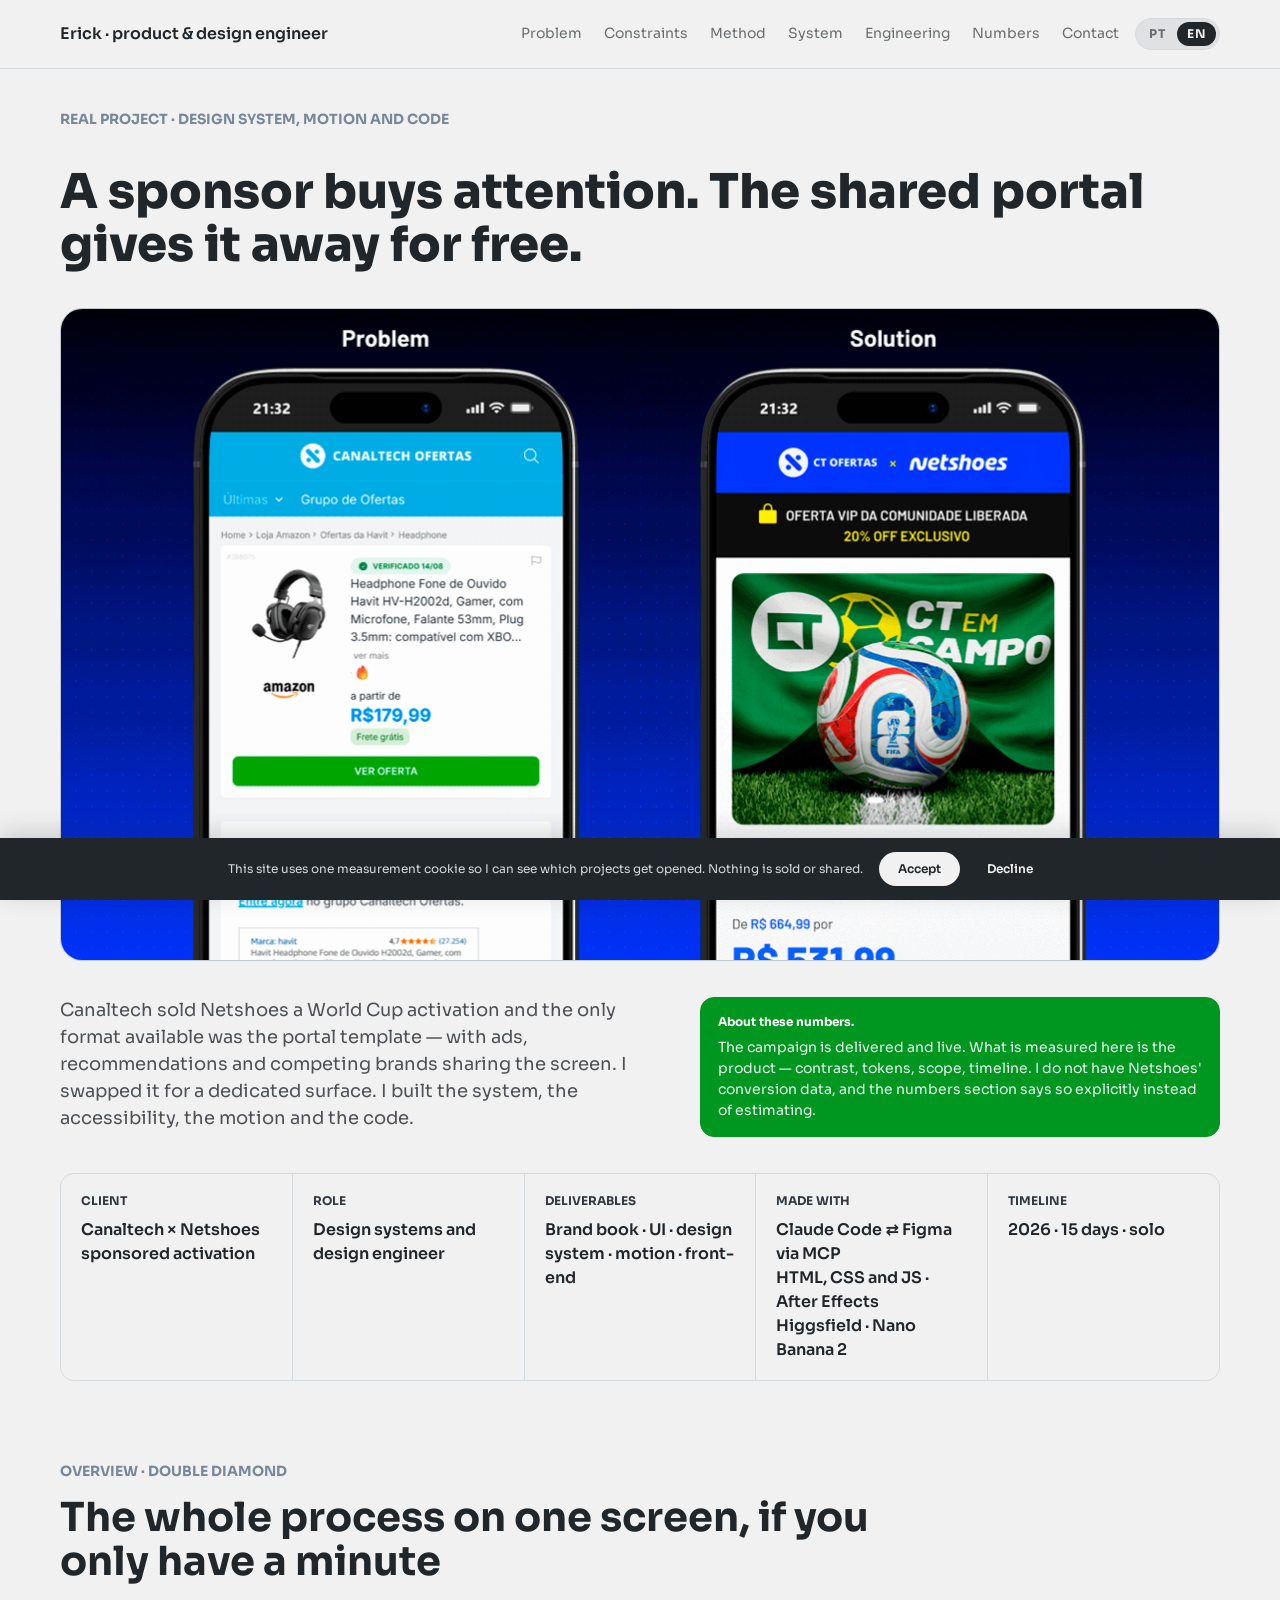
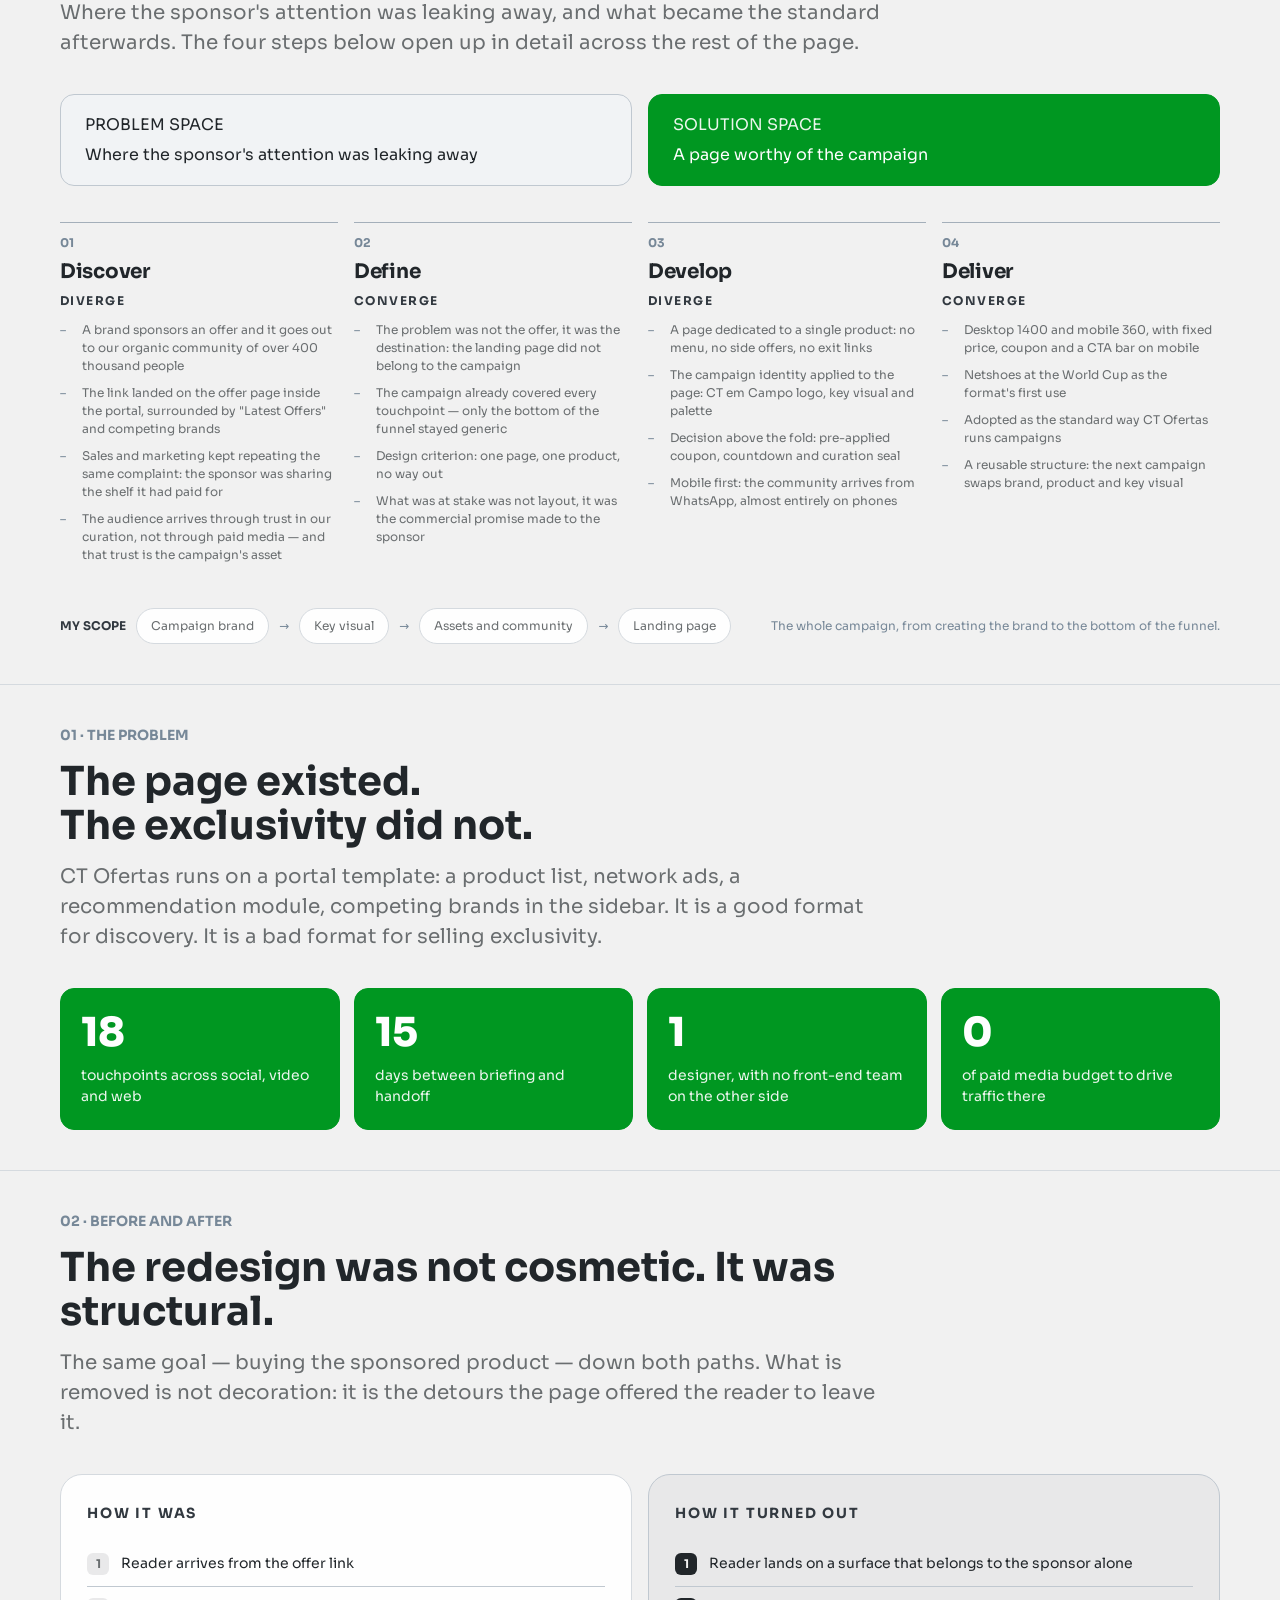
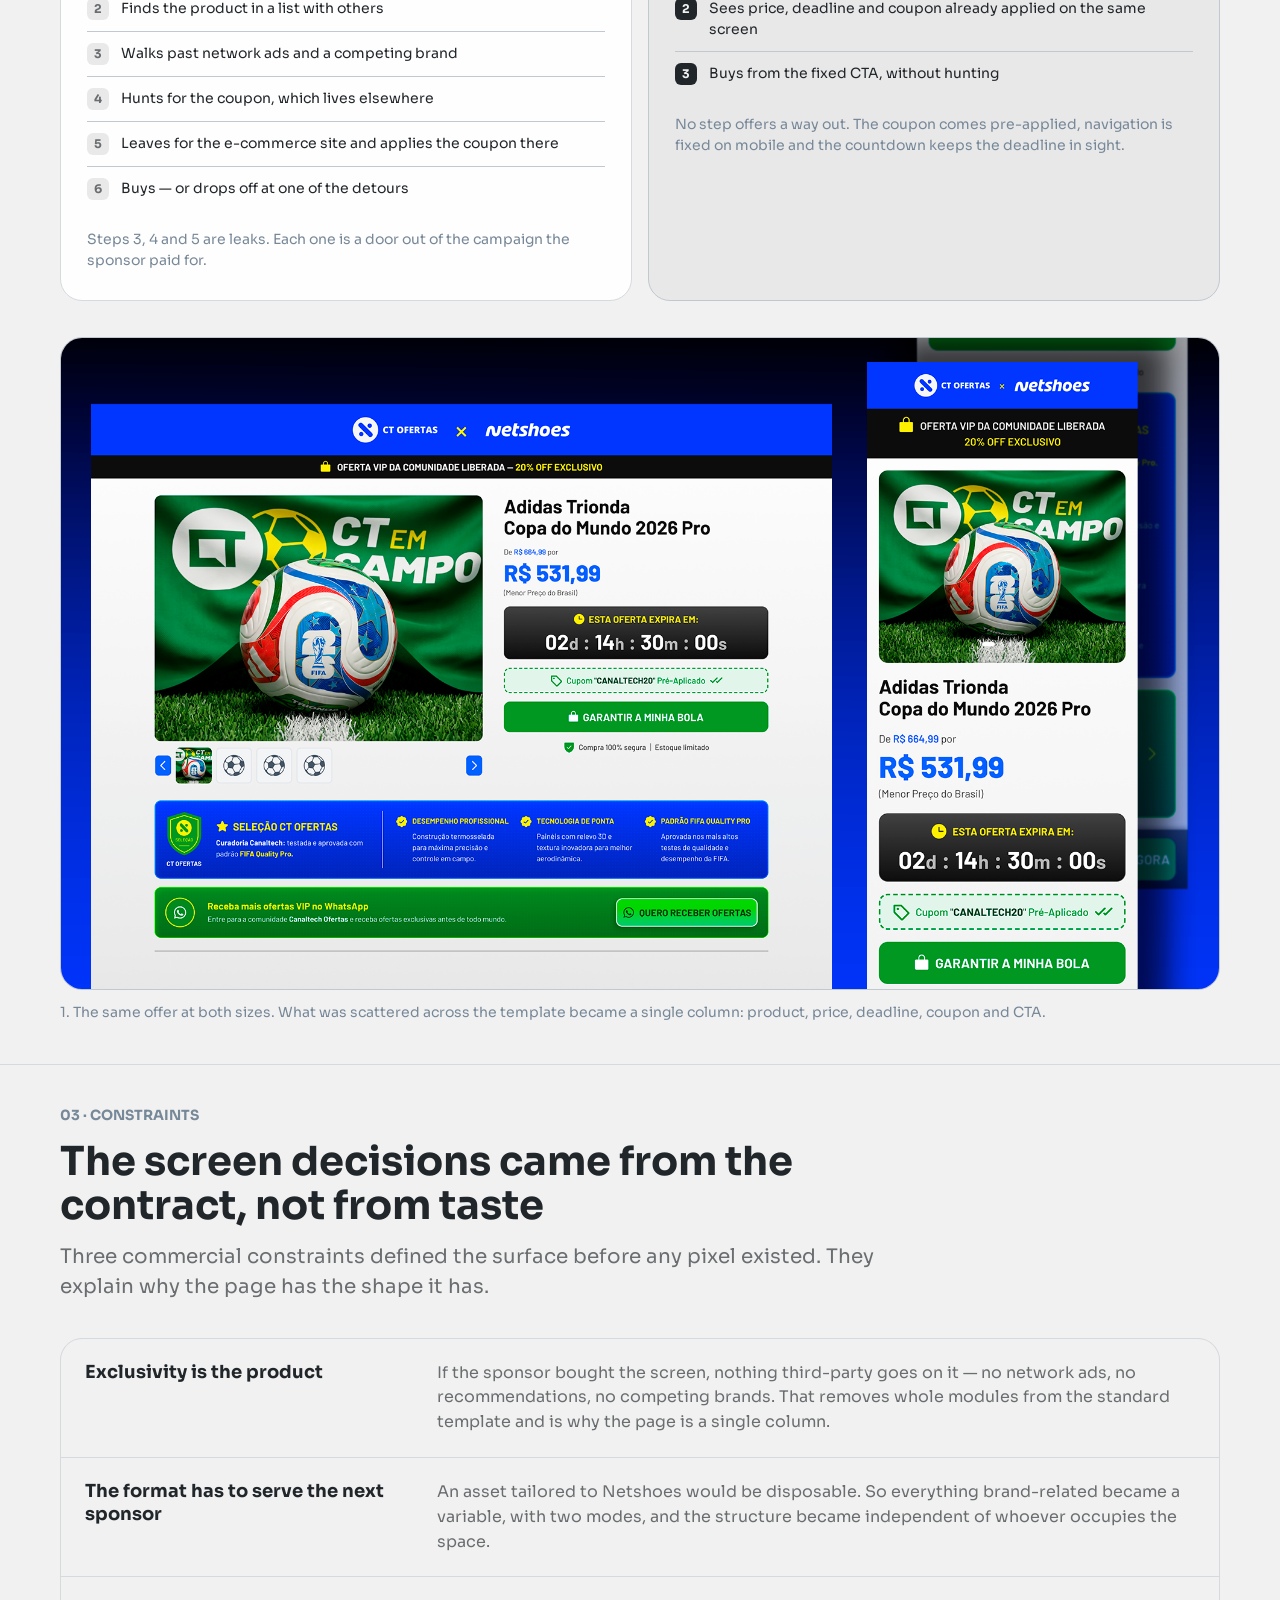
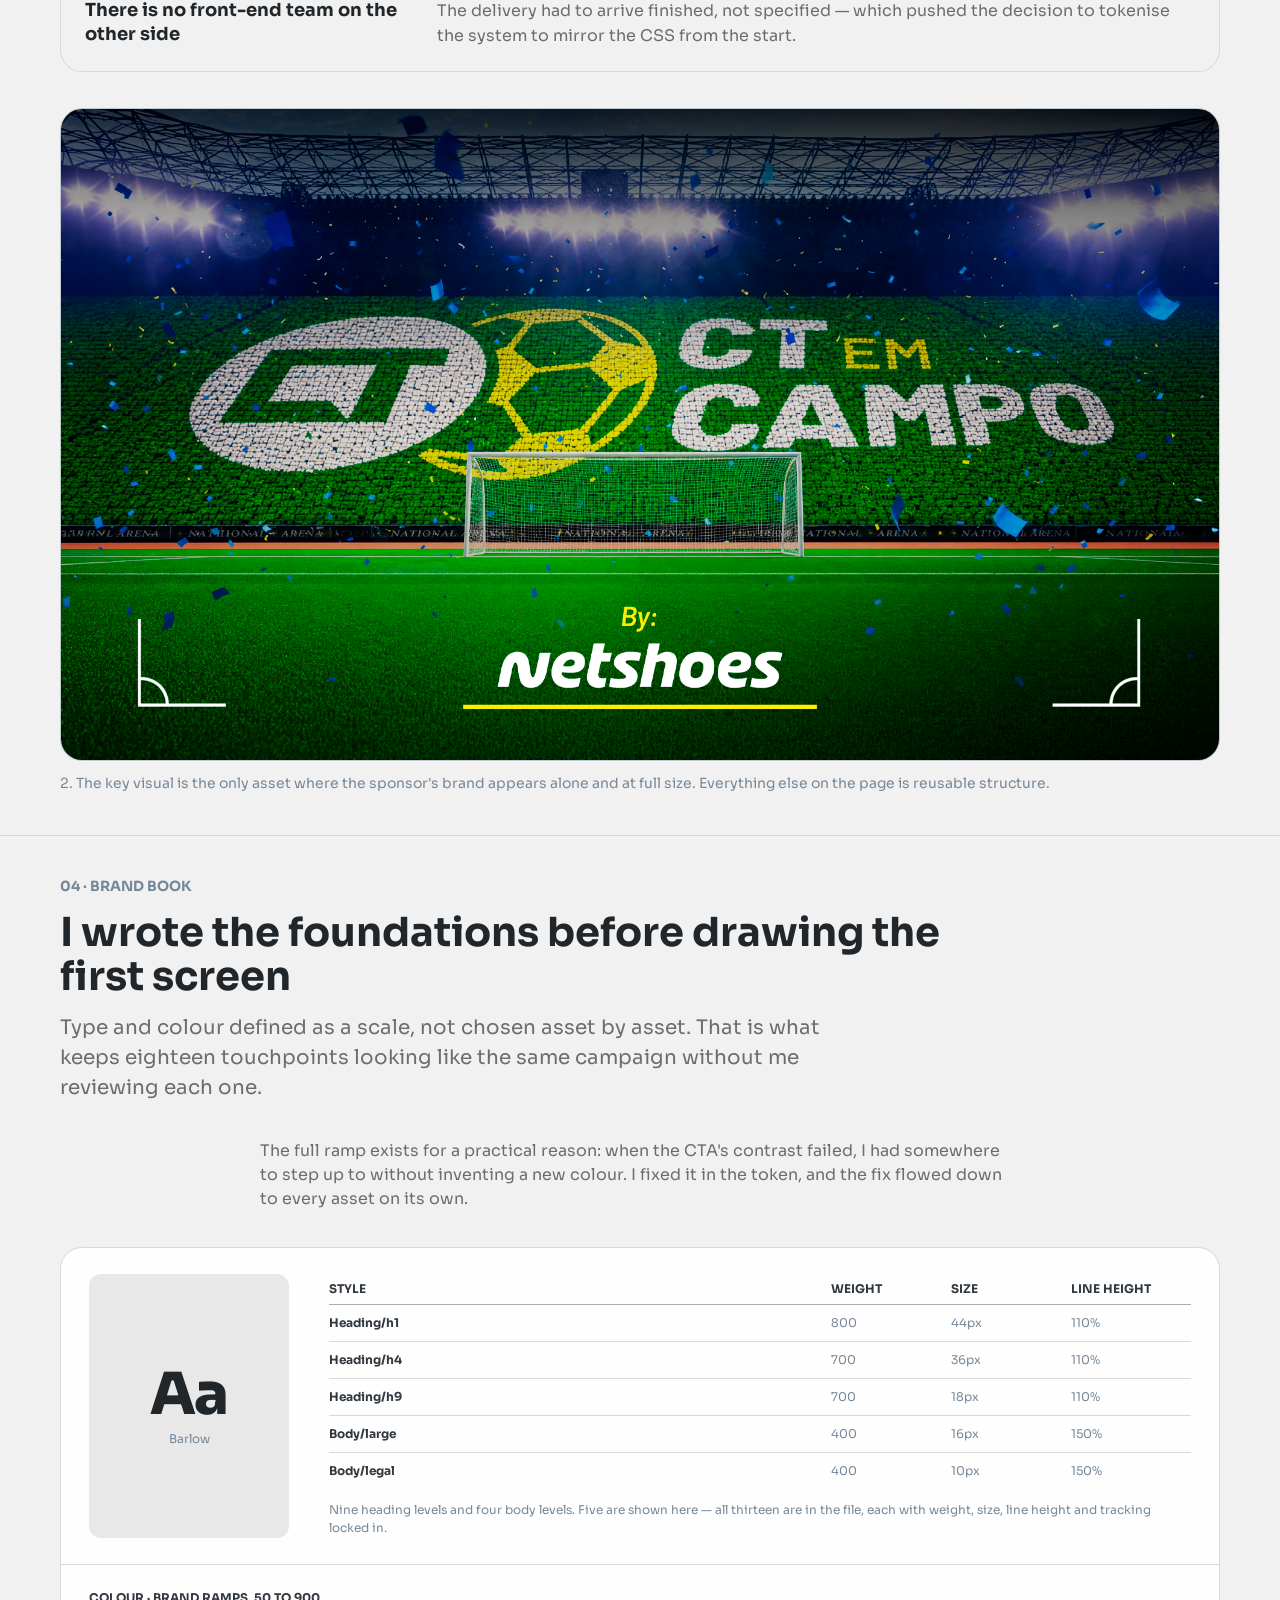
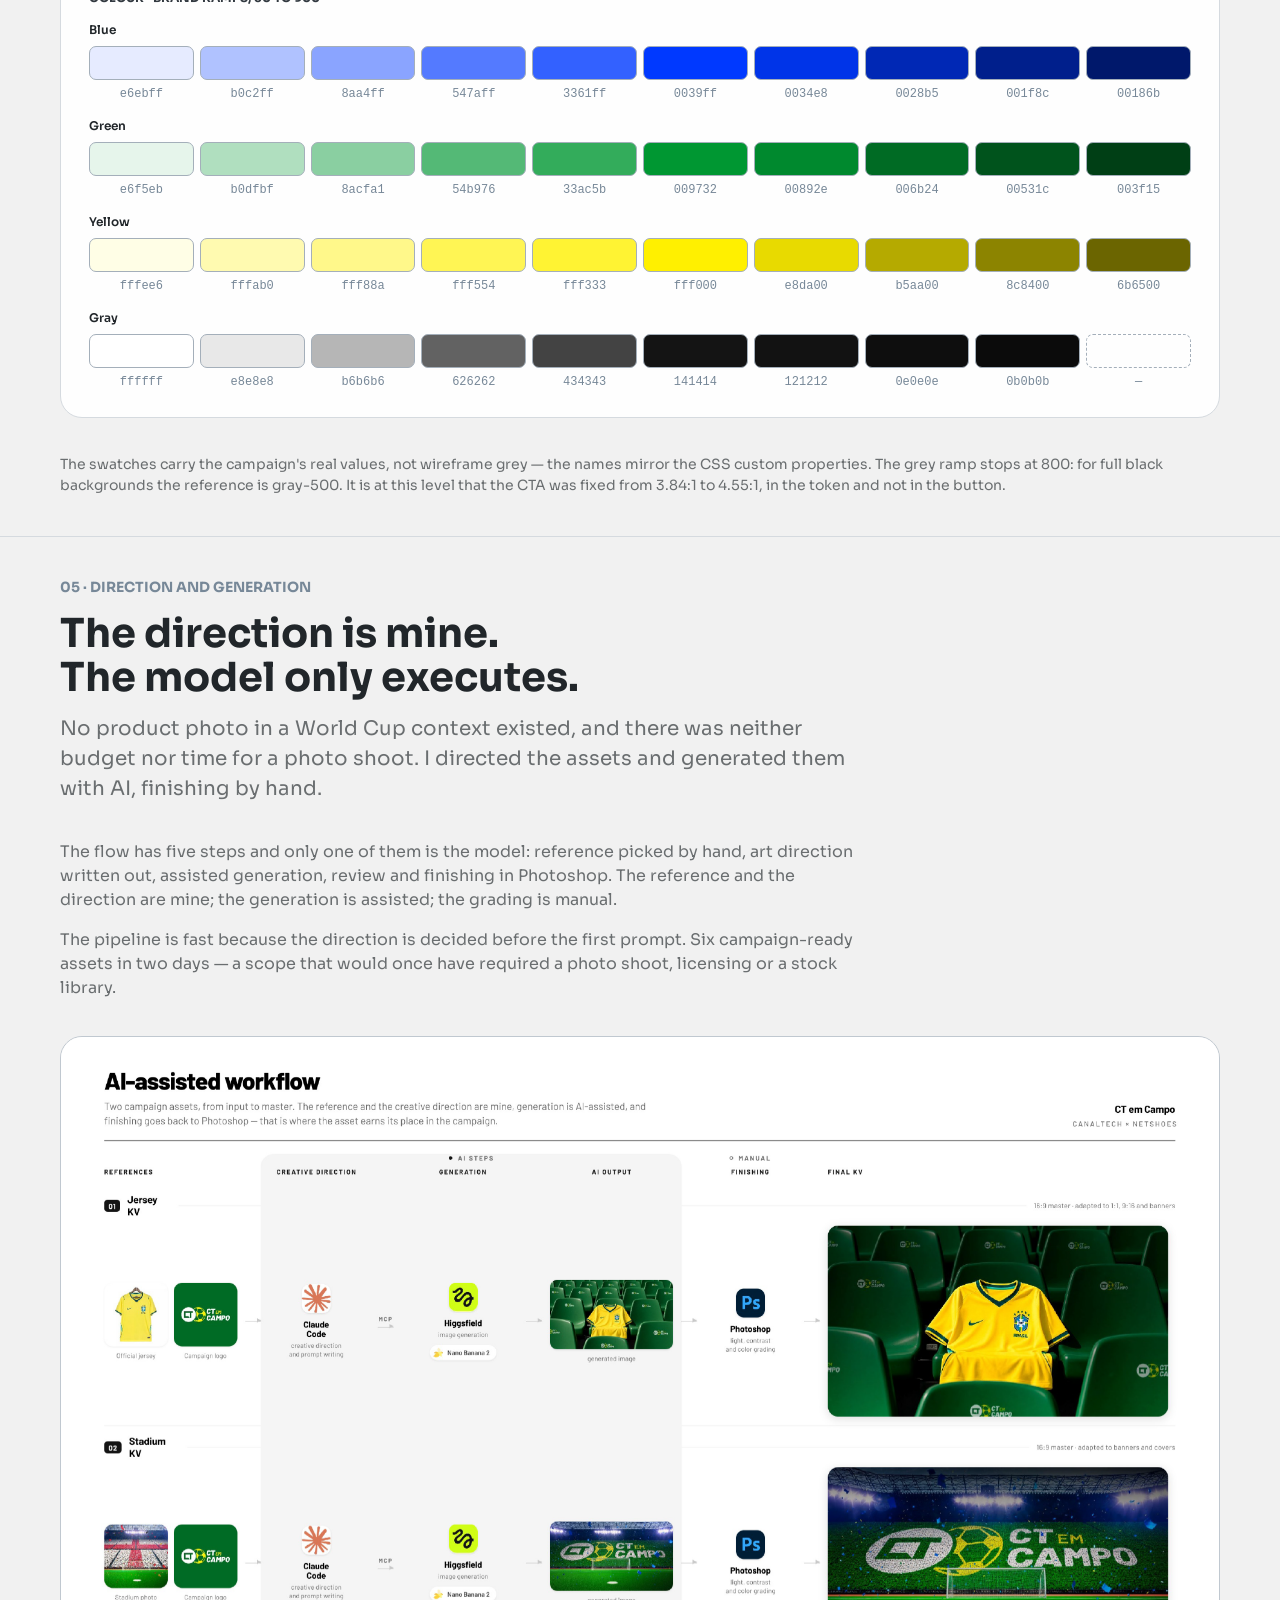
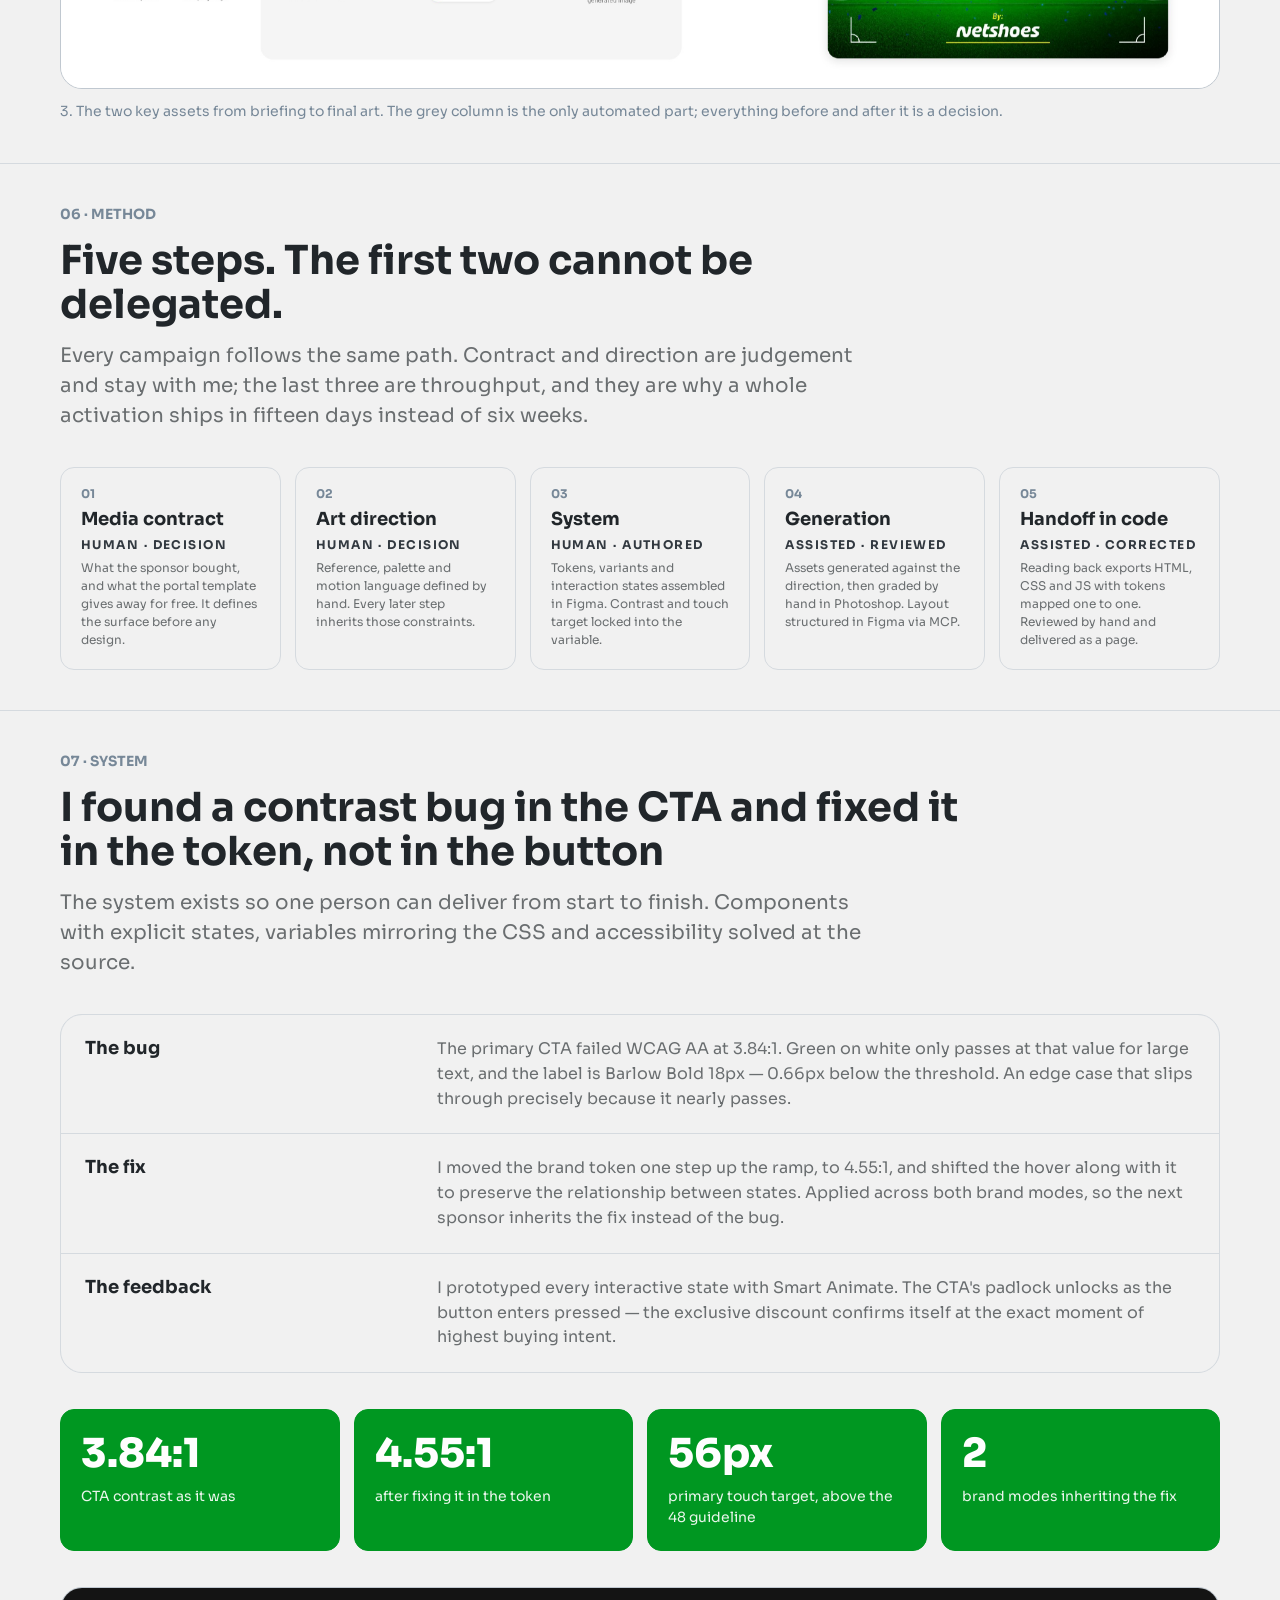
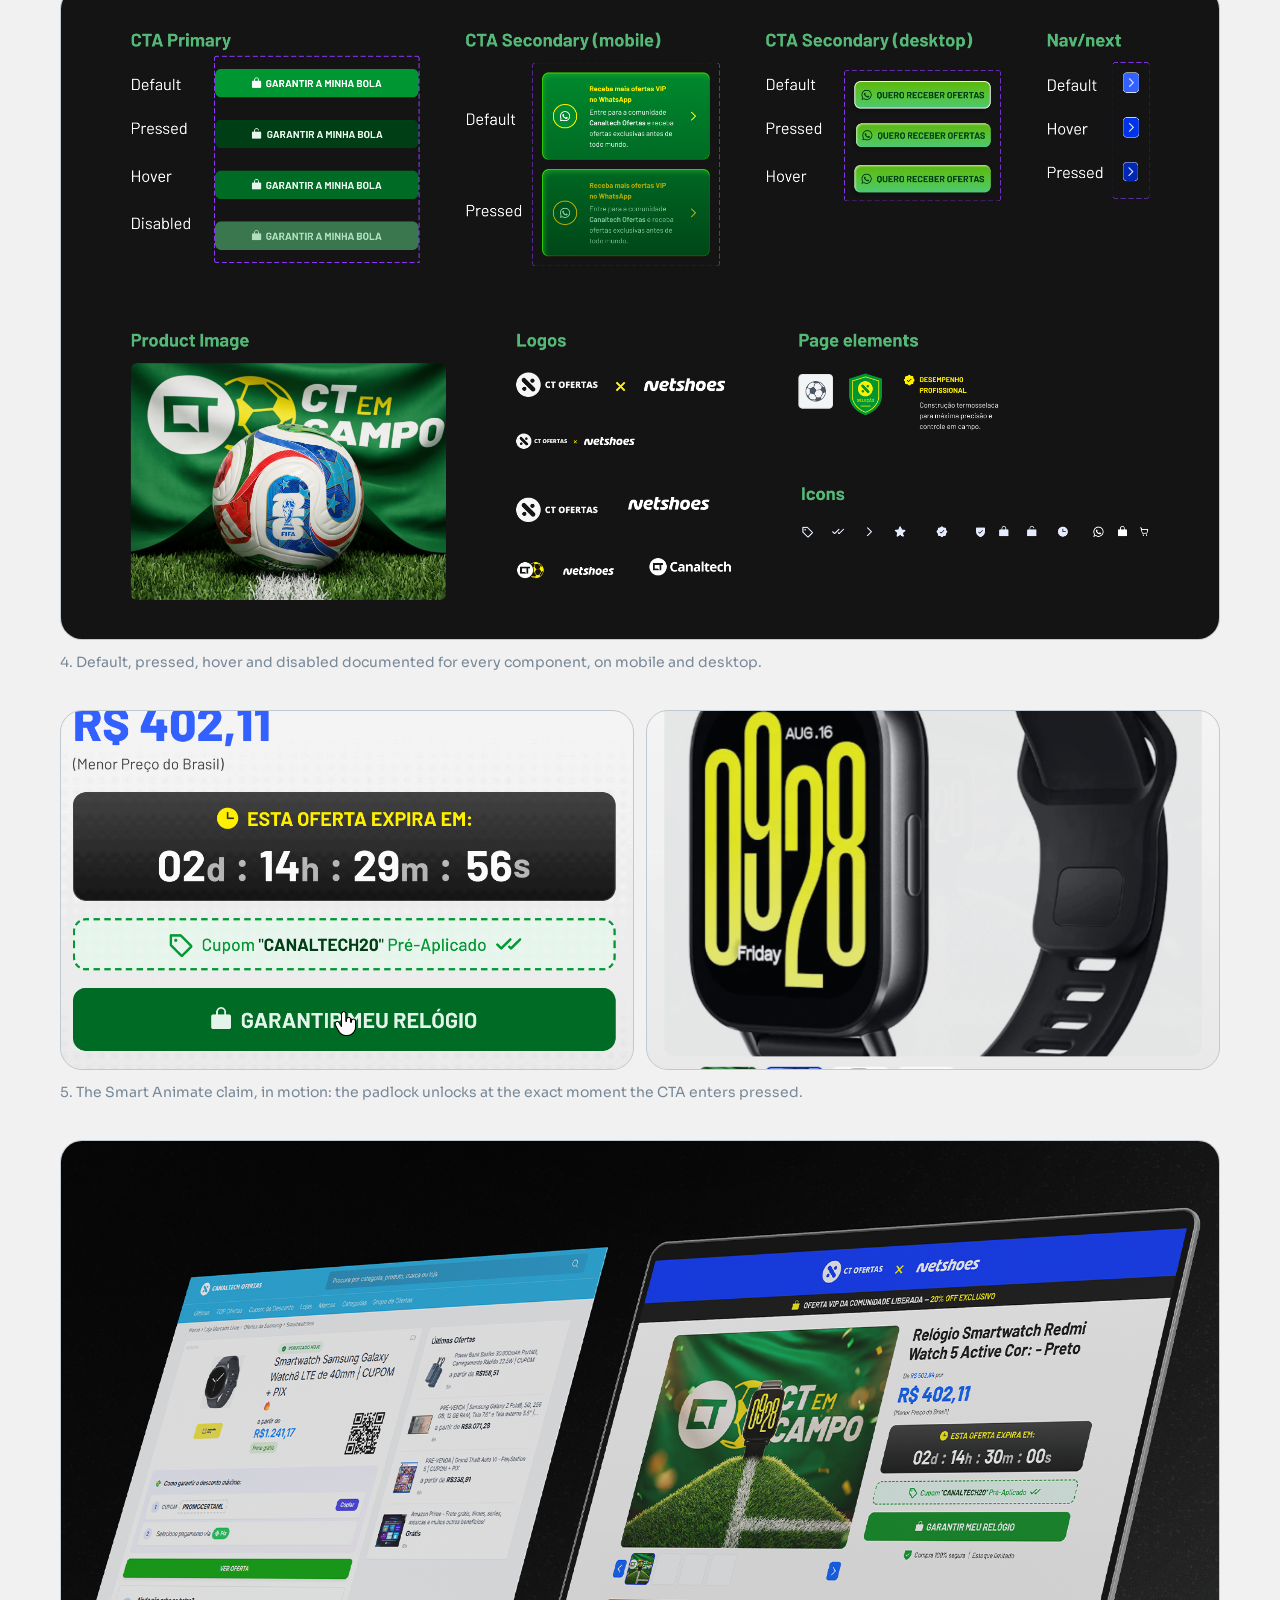
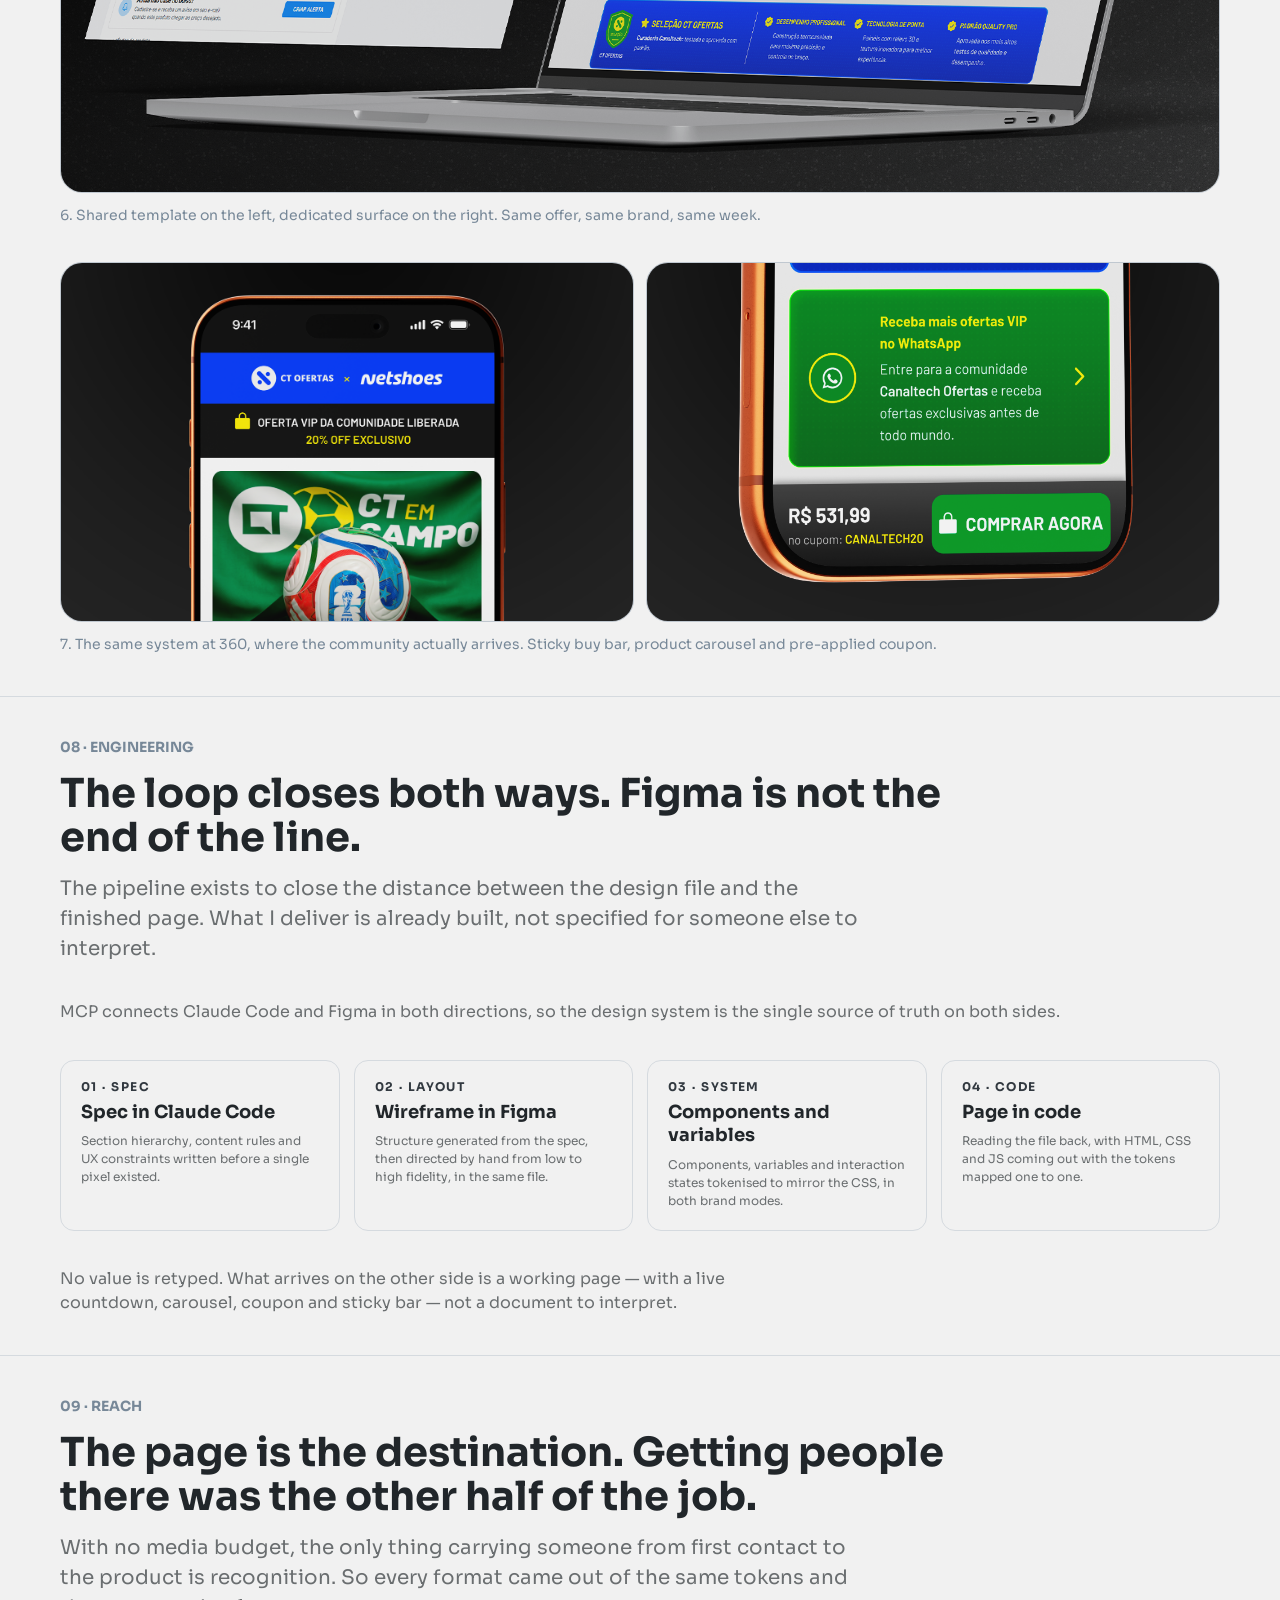
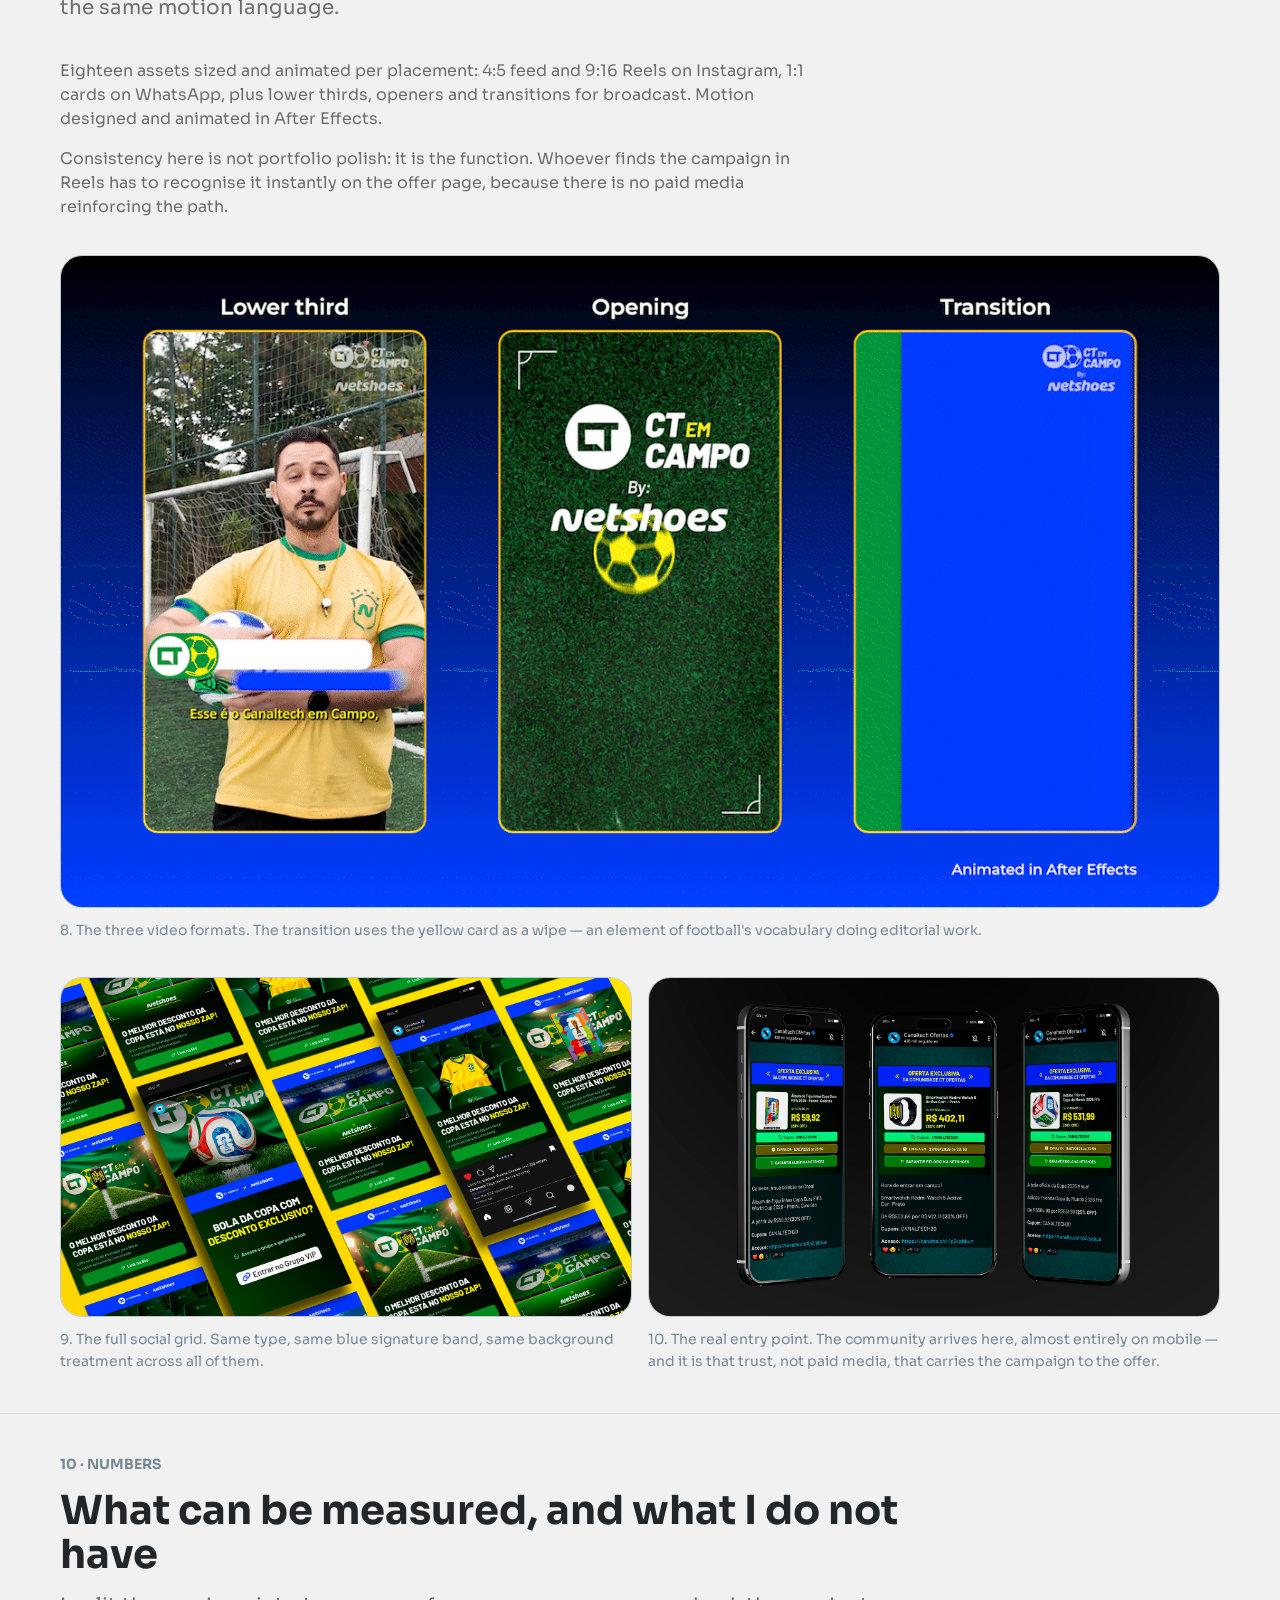
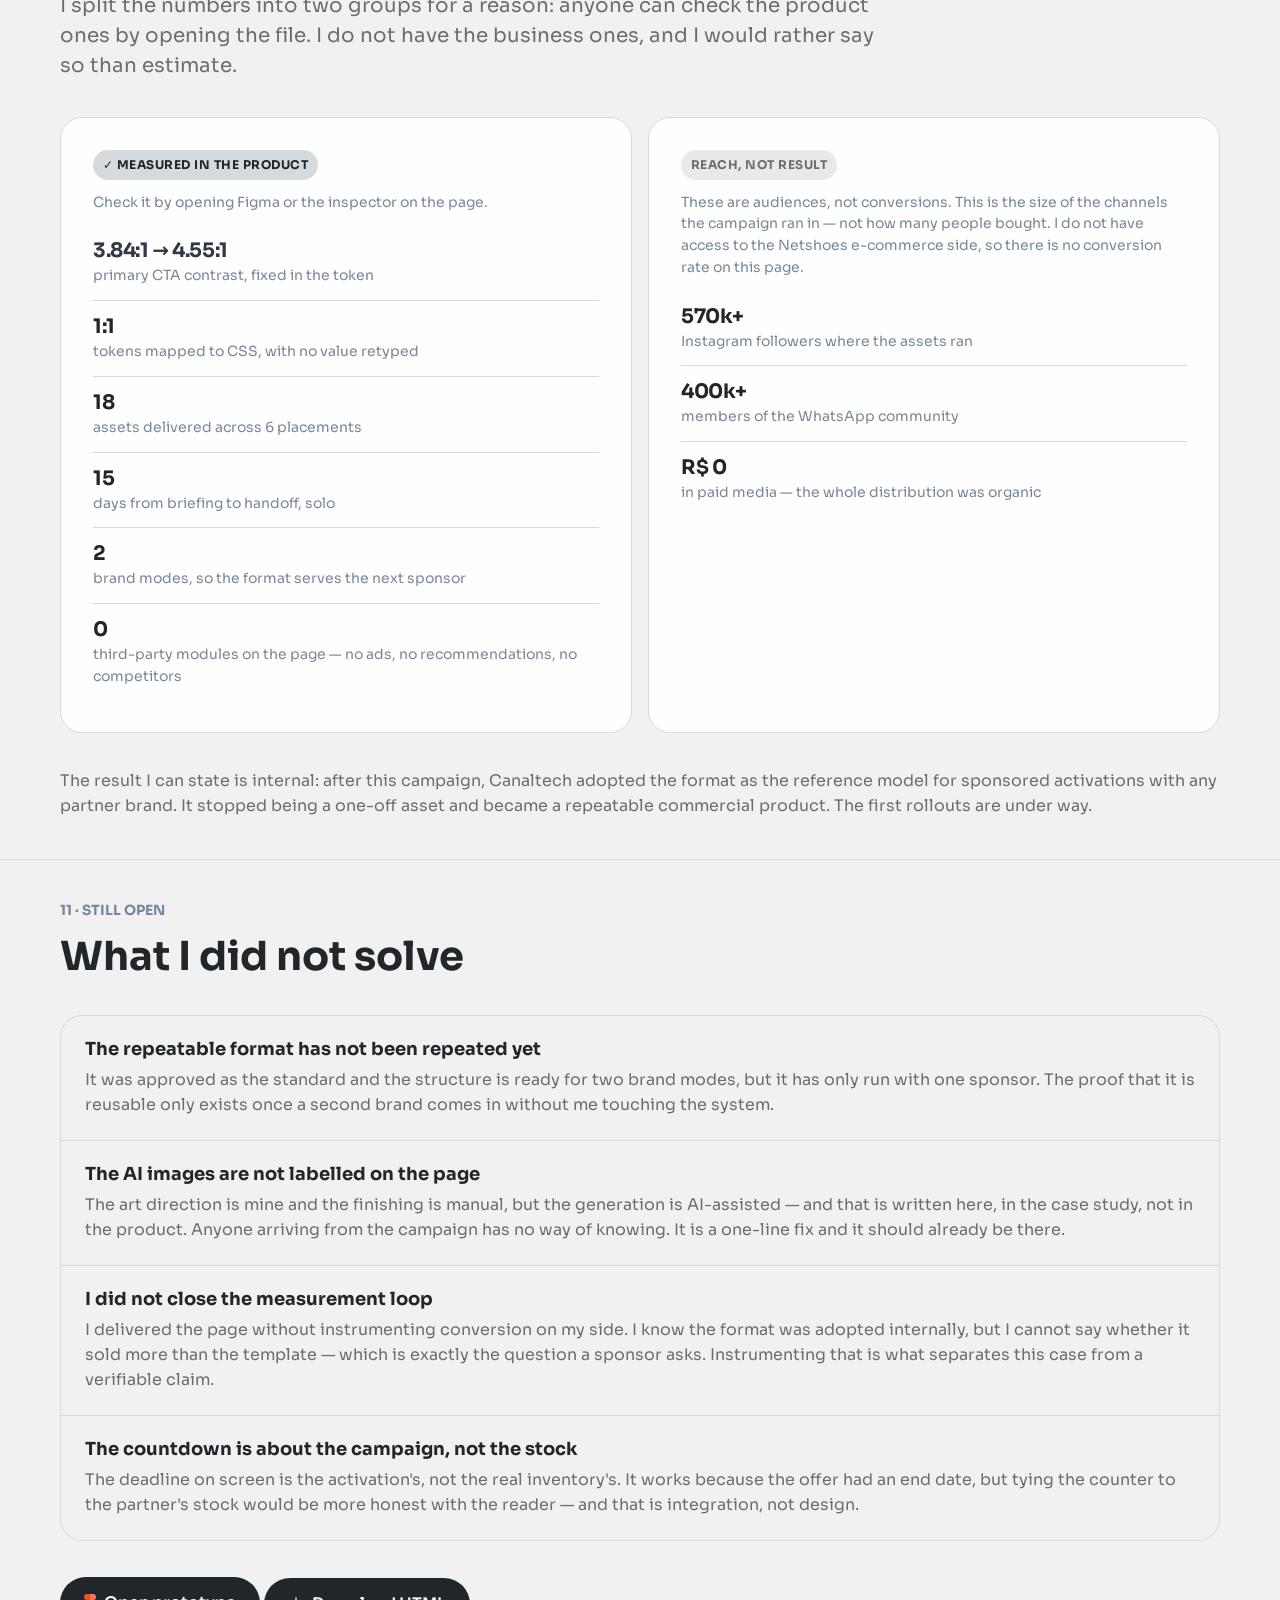
<file: ct-em-campo.html>
<!DOCTYPE html>
<html lang="pt-BR">
<head>
<meta charset="UTF-8" />
<meta name="viewport" content="width=device-width, initial-scale=1.0" />
<!-- Consentimento (LGPD) — negado por padrão, liberado só depois do aceite -->
<script>
window.dataLayer=window.dataLayer||[];function gtag(){dataLayer.push(arguments);}
gtag('consent','default',{ad_storage:'denied',ad_user_data:'denied',ad_personalization:'denied',analytics_storage:'denied',wait_for_update:500});
try{if(localStorage.getItem('et_consentimento')==='aceito'){gtag('consent','update',{analytics_storage:'granted'});}}catch(e){}
</script>
<!-- Google tag (gtag.js) -->
<script async src="https://www.googletagmanager.com/gtag/js?id=G-TM34J12CLE"></script>
<script>
gtag('js', new Date());
gtag('config', 'G-TM34J12CLE');
</script>
<meta name="theme-color" content="#f1f1f1" />
<title>CT em Campo · Canaltech × Netshoes — Erick Teixeira</title>
<meta name="description" content="Case: um patrocinador compra atenção e o portal compartilhado entrega ela de graça. Design system, motion e código de uma ativação de Copa da Canaltech com a Netshoes." />
<link rel="icon" href="data:image/svg+xml,%3Csvg xmlns='http://www.w3.org/2000/svg' viewBox='0 0 32 32'%3E%3Crect width='32' height='32' rx='7' fill='%2321262a'/%3E%3Ctext x='16' y='22' font-family='system-ui,sans-serif' font-size='17' font-weight='700' fill='%23f1f1f1' text-anchor='middle'%3EE%3C/text%3E%3C/svg%3E" />
<meta property="og:type" content="website" />
<meta property="og:site_name" content="Erick Teixeira" />
<meta property="og:title" content="CT em Campo · Canaltech × Netshoes — Erick Teixeira" />
<meta property="og:description" content="Uma ativação de Copa que não cabia no template do portal. Brandbook, design system, motion e front-end." />
<meta property="og:image" content="assets/capa_ct_em_campo.png" />
<meta name="twitter:card" content="summary_large_image" />
<meta name="twitter:title" content="CT em Campo · Canaltech × Netshoes — Erick Teixeira" />
<meta name="twitter:description" content="Uma ativação de Copa que não cabia no template do portal. Brandbook, design system, motion e front-end." />
<meta name="twitter:image" content="assets/capa_ct_em_campo.png" />

<link rel="preconnect" href="https://fonts.googleapis.com" />
<link rel="preconnect" href="https://fonts.gstatic.com" crossorigin />
<link href="https://fonts.googleapis.com/css2?family=Sora:wght@400;600;700;800&display=swap" rel="stylesheet" />

<style>
/* ==========================================================================
   TOKENS — lidos nó a nó do Figma (Jb6w9GH2aN7mVVCQseu3n5, página CT EM CAMPO)
   ========================================================================== */
:root{
  /* cor — mesmo sistema dos outros cases (Jb6w9GH2aN7mVVCQseu3n5, 277:6139),
     com o verde da campanha como acento */
  --ink:#21262a; --ink-2:#323940; --body:#6a6e70; --muted:#778898;
  --page:#f1f1f1; --surface:#fefefe; --surface-2:#e8e8e9; --surface-3:#e8e8e9;
  --line:#d5dadf; --line-2:#d5dadf; --line-3:#c0c8d0; --line-strong:#a4afba;
  --dark:#21262a; --darker:#21262a; --on-dark:#f1f1f1; --on-dark-2:#d5dadf;
  --verde:#009721; --sobre-verde:#f1f3f5;

  /* medida */
  --wrap:1160px; --pad-x:120px;
  --r-sm:10px; --r-md:12px; --r-lg:14px; --r-xl:22px; --r-pill:999px;

  /* ritmo vertical */
  --sec-y:40px;      /* padding das seções — 277:6176 */
  --blk:36px;        /* gap entre blocos da seção — 277:6176 */
  --head-gap:14px;   /* gap do cabeçalho */
}

*,*::before,*::after{box-sizing:border-box}
html{-webkit-text-size-adjust:100%;scroll-behavior:smooth}
@media (prefers-reduced-motion:reduce){html{scroll-behavior:auto}}
body{
  margin:0;background:var(--page);color:var(--ink);
  font-family:'Sora',ui-sans-serif,system-ui,-apple-system,'Segoe UI',Roboto,Arial,sans-serif;
  font-size:16px;line-height:1.5;
  -webkit-font-smoothing:antialiased;text-rendering:optimizeLegibility;
}
img{max-width:100%;display:block}
p{margin:0}
/* o navegador recua <dd> e <figure> em 40px por padrão. No Figma tudo começa
   na mesma margem, então o recuo tem que sair. */
dl,dt,dd,figure,blockquote{margin:0}
h1,h2,h3,h4{margin:0;font-weight:700}
a{color:inherit}
ul{margin:0;padding:0;list-style:none}

.wrap{width:min(var(--wrap),100% - (var(--pad-x) * 2));margin-inline:auto}
.sr-only{position:absolute;width:1px;height:1px;padding:0;margin:-1px;overflow:hidden;clip:rect(0 0 0 0);white-space:nowrap;border:0}
:where(a,button,[tabindex]):focus-visible{outline:2px solid var(--ink);outline-offset:3px;border-radius:6px}

/* ---------- escala tipográfica (Inter, valores do Figma) ---------- */
.eyebrow{font-weight:700;font-size:14px;line-height:1.5;text-transform:uppercase;color:var(--muted)}
.label{font-weight:700;font-size:12px;line-height:1.5;text-transform:uppercase;color:var(--ink-2)}
.h1{font-weight:800;font-size:48px;line-height:1.1;color:var(--ink)}
.h2{font-weight:700;font-size:40px;line-height:1.1;color:var(--ink)}
.lead{font-weight:400;font-size:20px;line-height:1.5;color:var(--body)}
.intro{font-weight:400;font-size:18px;line-height:1.5;color:var(--soft,#4d5155)}
.prose{font-weight:400;font-size:16px;line-height:1.5;color:var(--body)}
.txt{font-weight:400;font-size:16px;line-height:1.5;color:var(--body)}
.txt-sm{font-weight:400;font-size:14px;line-height:1.5;color:var(--body)}
.txt-xs{font-weight:400;font-size:12px;line-height:1.5;color:var(--body)}
.mono{font-weight:400;font-size:12px;line-height:1.5;color:var(--muted)}

/* ---------- estrutura de seção ---------- */
.sec{padding-block:var(--sec-y)}
/* o topo é fixo: a âncora precisa parar abaixo dele */
main section[id]{scroll-margin-top:80px}
.sec + .sec{border-top:1px solid var(--line)}
.sec__inner{display:flex;flex-direction:column;gap:var(--blk)}
.head{display:flex;flex-direction:column;gap:var(--head-gap)}
.head .h2{max-width:900px}
.head .lead{max-width:820px}
.body-col{display:flex;flex-direction:column;gap:16px;max-width:760px}
.body-col--wide{max-width:804px}
/* no Figma este parágrafo é um frame em x=200 com 760 de largura (277:6367) */
.body-col--rec{margin-left:200px;max-width:760px}

/* ---------- cartões e superfícies ---------- */
.card{background:var(--surface);border:1px solid var(--line);border-radius:var(--r-xl)}
.card--sm{border-radius:var(--r-lg)}

/* grupo com fio de 1px entre itens (Figma: container com gap=1) */
.grid-hair{display:grid;gap:1px;background:var(--line);
  border:1px solid var(--line);border-radius:var(--r-xl);overflow:hidden}
.grid-hair > *{background:var(--page)}
.grid-hair--sm{border-radius:var(--r-lg)}
</style>
<style>
/* ==========================================================================
   COMPONENTES
   ========================================================================== */

/* topo */
.topo{position:sticky;top:0;z-index:50;background:rgba(241,241,241,.88);
  backdrop-filter:saturate(180%) blur(12px);border-bottom:1px solid var(--line)}
.topo__inner{display:flex;align-items:center;justify-content:space-between;
  gap:24px;padding-block:18px;min-width:0}
.topo__nome{font-weight:600;font-size:16px;line-height:1.45;color:var(--ink);white-space:nowrap;
  text-decoration:none}
.menu{display:flex;align-items:center;gap:22px;min-width:0;overflow-x:auto;
  overflow-y:hidden;scrollbar-width:none;-webkit-overflow-scrolling:touch}
.menu::-webkit-scrollbar{display:none}
.menu a{font-weight:400;font-size:14px;line-height:1.55;color:var(--body);
  text-decoration:none;white-space:nowrap;transition:color .15s}
.menu a:hover{color:var(--ink)}

/* hero */
.hero{display:flex;flex-direction:column;align-items:center;gap:var(--blk);
  padding-block:var(--sec-y);text-align:left}
.hero > *{width:100%}
.hero__cols{display:grid;grid-template-columns:minmax(0,592fr) minmax(0,520fr);gap:48px;align-items:start}
/* no Figma a caixa "sobre os números" é verde, com texto claro */
.aviso{background:var(--verde);border:1px solid var(--verde);border-radius:var(--r-lg);
  padding:15px 17px;display:flex;flex-direction:column;gap:6px}
.aviso__t{font-weight:700;font-size:12px;line-height:1.5;color:#fefefe}
.aviso__d{font-weight:400;font-size:14px;line-height:1.5;color:#eaf6ec}

/* ficha técnica */
.ficha{grid-template-columns:repeat(5,1fr)}
.ficha__item{display:flex;flex-direction:column;gap:8px;padding:18px 20px}
.ficha__v{font-weight:600;font-size:16px;line-height:1.5;color:var(--ink);white-space:pre-line}

/* moldura de imagem */
.shot{background:var(--line);border:1px solid var(--line-3);border-radius:var(--r-xl);
  overflow:hidden;display:flex;align-items:center;justify-content:center}
.shot img{width:100%;height:100%;object-fit:cover;object-position:center}
.figura{display:flex;flex-direction:column;gap:12px}
.figura figcaption{font-weight:400;font-size:14px;line-height:1.55;color:var(--muted)}
.par{display:grid;grid-template-columns:1fr 1fr;gap:16px}
.par-img{display:grid;grid-template-columns:1fr 1fr;gap:12px}

/* placeholder enquanto o asset não chegou */
.ph{position:relative;width:100%;aspect-ratio:16/9;background:
  repeating-linear-gradient(45deg,#f4f4f4 0 12px,#efefef 12px 24px);
  display:flex;flex-direction:column;align-items:center;justify-content:center;
  gap:8px;text-align:center;padding:24px;color:var(--muted)}
.ph__f{font-family:'JetBrains Mono',ui-monospace,monospace;font-size:12px;
  color:var(--ink-2);background:#fff;border:1px solid var(--line-3);
  border-radius:6px;padding:5px 9px;word-break:break-all}
.ph__d{font-size:12px;line-height:1.5;max-width:46ch}

/* espaços (problema / solução) */
.espacos{display:grid;grid-template-columns:1fr 1fr;gap:16px}
.espaco{display:flex;flex-direction:column;gap:6px;padding:18px 24px;
  background:#f1f3f5;border:1px solid var(--line-3);border-radius:var(--r-lg)}
.espaco p{font-weight:400;font-size:16px;line-height:1.5;color:var(--ink)}
/* o espaço da solução é verde no Figma */
.espaco--sol{background:var(--verde);border-color:var(--verde)}
.espaco--sol .label{color:#eaf6ec}
.espaco--sol p{color:#fefefe}

/* etapas do double diamond */
.etapas{display:grid;grid-template-columns:repeat(4,1fr);gap:16px}
.etapa{display:flex;flex-direction:column;gap:10px;padding-top:14px;
  border-top:1px solid var(--line-strong)}
.etapa__n{font-weight:700;font-size:12px;line-height:1;color:var(--muted)}
.etapa__t{font-weight:700;font-size:20px;line-height:1.3;letter-spacing:-.014em;color:var(--ink)}
.etapa__f{font-weight:700;font-size:12px;line-height:1;letter-spacing:.12em;
  text-transform:uppercase;color:var(--ink-2)}
.itens{display:flex;flex-direction:column;gap:9px;padding-top:4px}
.item-tr{display:grid;grid-template-columns:14px 1fr;gap:8px;align-items:start}
.item-tr span:first-child{color:var(--muted);font-size:12px;line-height:1.5}
.item-tr p{font-weight:400;font-size:12px;line-height:1.5;color:var(--body)}

/* escopo (chips) */
.escopo{display:flex;flex-wrap:wrap;align-items:center;gap:10px;padding-top:8px}
.chip{padding:8px 14px;border-radius:var(--r-pill);background:var(--surface);
  border:1px solid var(--line);font-weight:400;font-size:12px;line-height:1.5;color:var(--body)}
.seta{color:var(--muted);font-size:12px}
/* a nota tem 445 x 18 no Figma (277:6270): 12px, na mesma linha dos chips */
.escopo__nota{margin-left:auto;font-weight:400;font-size:12px;line-height:1.5;color:var(--muted)}

/* nbox */
.nboxes{display:grid;grid-template-columns:repeat(4,1fr);gap:14px}
/* os blocos de número são verdes no Figma (277:6212) */
.nbox{display:flex;flex-direction:column;gap:10px;padding:22px 20px;min-height:138px;
  background:var(--verde);border:1px solid var(--verde);border-radius:var(--r-lg)}
.nbox__v{font-weight:800;font-size:40px;line-height:1.1;color:#fefefe}
.nbox__v--muted{color:#fefefe}
.nbox__d{font-weight:400;font-size:14px;line-height:1.5;color:#eaf6ec}
</style>
<style>
/* antes / depois */
.ad{display:grid;grid-template-columns:1fr 1fr;gap:16px}
.ad__col{display:flex;flex-direction:column;gap:18px;padding:28px 26px;
  background:var(--surface);border:1px solid var(--line);border-radius:var(--r-xl)}
.ad__col--depois{background:var(--surface-3);border-color:var(--line-3)}
.passos{display:flex;flex-direction:column}
.passo{display:grid;grid-template-columns:21px 1fr;gap:13px;align-items:start;
  padding-block:11px}
/* mesmo par do Figma nos três cases que usam esta coluna: grey-50 + grey-300 */
.passo__n{width:22px;height:22px;border-radius:6px;display:grid;place-items:center;
  background:#e9e9ea;color:var(--body,#6a6e70);
  font-weight:700;font-size:12px;line-height:1;flex:none}
.ad__col--depois .passo__n{background:var(--dark);color:var(--on-dark)}
.passo{border-bottom:1px solid var(--line-3)}
.passo:last-child{border-bottom:0}
.passo p{font-weight:400;font-size:14px;line-height:1.5;color:var(--ink)}
.ad__nota{font-weight:400;font-size:14px;line-height:1.55;color:var(--muted)}

/* tabela de itens (restrições, achados) */
.tab__item{display:grid;grid-template-columns:320px 1fr;gap:32px;padding:22px 24px}
.tab__t{font-weight:700;font-size:18px;line-height:1.3;color:var(--ink)}
.tab__d{font-weight:400;font-size:16px;line-height:1.55;color:var(--body)}

/* brandbook */
.bb{background:var(--surface);border:1px solid var(--line);border-radius:var(--r-xl);overflow:hidden}
.bb__tipo{display:grid;grid-template-columns:200px 1fr;gap:40px;padding:26px 28px;
  border-bottom:1px solid var(--line)}
.especime{display:flex;flex-direction:column;align-items:center;justify-content:center;gap:4px;
  padding:18px 24px;background:#e8e8e9;border-radius:var(--r-md);
  min-height:121px}
.especime__aa{font-weight:800;font-size:58px;line-height:1.06;letter-spacing:-.032em;color:var(--ink)}
.especime__n{font-weight:400;font-size:12px;line-height:1.5;color:var(--muted)}
.escala{display:flex;flex-direction:column}
.escala__row{display:grid;grid-template-columns:1fr 120px 120px 120px;gap:0;
  align-items:center;padding-block:9px;border-bottom:1px solid var(--line-2)}
.escala__row--head{padding-block:6px;border-bottom:1px solid var(--line-strong)}
.escala__row:last-child{border-bottom:0}
.escala__nome{font-weight:700;font-size:12px;line-height:1.3;color:var(--ink-2)}
.escala__vals{display:contents}
.escala__nota{padding-top:12px;font-weight:400;font-size:12px;line-height:1.55;color:var(--muted)}
.bb__cor{display:flex;flex-direction:column;gap:14px;padding:24px 28px 26px}
.rampa{display:flex;flex-direction:column;gap:7px}
.rampa__n{font-weight:600;font-size:12px;line-height:1.5;color:var(--ink)}
.faixa{display:grid;grid-template-columns:repeat(10,1fr);gap:6px}
.amostra{display:flex;flex-direction:column;gap:5px;min-width:0}
.amostra i{display:block;height:34px;border-radius:7px;border:1px solid var(--line-strong)}
.amostra span{font-family:'JetBrains Mono',ui-monospace,monospace;font-size:12px;
  line-height:1.5;color:var(--muted);text-align:center}
.amostra--vazia i{background:transparent;border:1px dashed var(--line-strong)}

/* método / pipeline */
.ciclo{display:grid;grid-template-columns:repeat(5,1fr);gap:14px}
.pipeline{display:grid;grid-template-columns:repeat(4,1fr);gap:14px}
.pas{display:flex;flex-direction:column;gap:8px;padding:20px;
  background:transparent;border:1px solid var(--line);border-radius:var(--r-lg)}
.pas__n{font-weight:700;font-size:12px;line-height:1;color:var(--muted)}
.pas__t{font-weight:700;font-size:18px;line-height:1.3;color:var(--ink)}
.pas__f{font-weight:700;font-size:12px;line-height:1;letter-spacing:.12em;
  text-transform:uppercase;color:var(--ink-2)}
.pas__d{font-weight:400;font-size:12px;line-height:1.5;color:var(--body)}

/* números */
.grupos{display:grid;grid-template-columns:1fr 1fr;gap:16px}
.grupo{display:flex;flex-direction:column;gap:12px;padding:32px;
  background:var(--surface);border:1px solid var(--line);border-radius:var(--r-xl)}
/* mesmo selo do Nega Nagô: fundação, ✓ só no que foi medido, versão fraca
   para a ressalva — que aqui diz "alcance, não resultado" e não pode vir
   com a cor de confirmado. */
.selo{align-self:flex-start;padding:6px 10px;border-radius:var(--r-pill);
  background:var(--line);color:var(--ink);
  font-weight:700;font-size:12px;line-height:1.5;letter-spacing:.04em;text-transform:uppercase}
.selo--fraco{background:#e9e9ea;color:var(--body)}
.grupo__sub{font-weight:400;font-size:14px;line-height:1.55;color:var(--muted)}
.linhas{display:flex;flex-direction:column}
.linha{display:flex;flex-direction:column;gap:2px;padding-block:13px;
  border-bottom:1px solid var(--line-2)}
.linha:last-child{border-bottom:0}
.linha__v{font-weight:700;font-size:20px;line-height:1.25;letter-spacing:-.02em;color:var(--ink)}
.linha__v--sys{color:var(--ink-2)}
.linha__d{font-weight:400;font-size:14px;line-height:1.55;color:var(--muted)}
.nota-fecho{font-weight:400;font-size:16px;line-height:1.55;color:var(--body);max-width:1160px}

/* em aberto */
.aberto__item{display:flex;flex-direction:column;gap:7px;padding:22px 24px}
.aberto__t{font-weight:700;font-size:18px;line-height:1.3;color:var(--ink)}
.aberto__d{font-weight:400;font-size:16px;line-height:1.55;color:var(--body)}

/* ver mais — as mesmas regras do case.css, que as outras tres paginas usam.
   O CSS daqui tinha sido escrito para um markup antigo (.projeto__txt com o
   texto e .projeto__t no titulo), entao .projeto__t caia no bloco inteiro e
   deixava titulo e descricao em 700/20px, sem padding nenhum. */
.projetos{display:grid;grid-template-columns:1fr 1fr;gap:18px}
.projeto{display:flex;flex-direction:column;background:var(--surface);
  border:1px solid var(--line);border-radius:var(--r-xl);overflow:hidden;
  color:inherit;text-decoration:none}
.projeto__capa{aspect-ratio:571/240;background:var(--line)}
.projeto__capa img{width:100%;height:100%;object-fit:cover}
.projeto__t{display:flex;flex-direction:column;gap:8px;padding:22px 24px 26px}
.t20{font-weight:700;font-size:20px;line-height:1.3;color:var(--ink)}
.p14{font-weight:400;font-size:14px;line-height:1.5;color:var(--body)}

/* contato */
/* cartão de contato: mesmo bloco escuro dos outros cases (277:6720) */
.h2--xl{font-weight:800;font-size:64px;line-height:1.1}
.contato{background:var(--ink);border-radius:28px;padding:40px 56px;color:var(--on-dark);
  display:flex;flex-direction:column;gap:36px;margin-block:var(--sec-y)}
.contato .h2{color:var(--on-dark)}
.contato .lead{color:var(--on-dark-2)}
.contato .h2--xl{max-width:820px}
.contato > .lead{max-width:700px}
.disp{display:flex;align-items:center;gap:9px;padding-bottom:6px;margin-bottom:36px}
.disp i{width:8px;height:8px;border-radius:50%;background:var(--on-dark-2);flex:none}
.disp span{font-weight:700;font-size:14px;line-height:1.5;text-transform:uppercase;color:var(--on-dark-2)}
.acoes{display:flex;flex-wrap:wrap;gap:12px;padding-top:22px}
.btn{display:inline-flex;align-items:center;gap:8px;padding:14px 24px;border-radius:var(--r-pill);
  font-weight:600;font-size:16px;line-height:1.5;text-decoration:none;cursor:pointer;
  border:0;font-family:inherit;transition:opacity .15s,border-color .15s}
.btn--p{background:var(--dark);color:var(--on-dark)}
.btn--p:hover{opacity:.86}
.btn--s{background:var(--surface);color:var(--ink);border:1px solid var(--line)}
.btn--s:hover{border-color:var(--line-strong)}
.btn--light{background:var(--page);color:var(--ink)}
.btn--light:hover{opacity:.88}
.btn--ghost{background:transparent;color:var(--on-dark);border:1px solid var(--muted)}
.btn--ghost:hover{border-color:var(--on-dark-2)}
.base{display:flex;justify-content:space-between;gap:16px;flex-wrap:wrap;
  padding-top:36px;border-top:1px solid var(--on-dark-2)}
.base p{font-weight:400;font-size:12px;line-height:1.5;color:var(--on-dark-2)}
.toast{position:fixed;left:50%;bottom:28px;z-index:60;transform:translate(-50%,8px);
  background:var(--ink);color:var(--on-dark);padding:12px 18px;border-radius:12px;
  font-size:14px;line-height:1.4;opacity:0;pointer-events:none;transition:opacity .18s,transform .18s}
.toast[data-show]{opacity:1;transform:translate(-50%,0)}
</style>
<style>
/* ==========================================================================
   RESPONSIVO — o Figma tem só o desktop 1400; abaixo disso é adaptação
   ========================================================================== */

/* --- abaixo de 1400 a margem cede primeiro, para o container segurar 1160 --- */
@media (max-width:1399px){ :root{--pad-x:56px} }

/* --- 1280px: primeiras quebras de proporcao --- */
@media (max-width:1279px){
  .hero__cols{grid-template-columns:minmax(0,1fr) minmax(0,.78fr);gap:32px}
  .tab__item{grid-template-columns:260px 1fr;gap:24px}
  .bb__tipo{grid-template-columns:170px 1fr;gap:28px}
}

/* --- 940px: o nome + 7 itens de menu param de caber numa linha --- */
@media (max-width:939px){
  .topo__inner{flex-direction:column;align-items:flex-start;gap:10px;padding-block:12px}
  .topo__nome{font-size:14px}
  main section[id]{scroll-margin-top:104px}
  .menu{gap:18px;width:100%;overflow-x:auto;overflow-y:hidden;scrollbar-width:none;
    -webkit-overflow-scrolling:touch;padding-bottom:2px}
  .menu::-webkit-scrollbar{display:none}
  .menu a{font-size:14px}
}

/* --- 1024px: quebras de 4/5 colunas --- */
@media (max-width:1023px){
  :root{--pad-x:40px;--sec-y:32px;--blk:32px}
  .h1{font-size:40px}
  .h2{font-size:33px}
  .lead{font-size:19px}
  .hero{padding-block:56px 64px}
  .hero__cols{grid-template-columns:1fr;gap:24px}
  .body-col--rec{margin-left:0}
  .aviso{max-width:640px}
  .ficha{grid-template-columns:repeat(3,1fr)}
  .etapas{grid-template-columns:repeat(2,1fr);gap:24px}
  .ciclo{grid-template-columns:repeat(3,1fr)}
  .pipeline{grid-template-columns:repeat(2,1fr)}
  .escala__row{grid-template-columns:1fr 92px 92px 92px}
  .h2--xl{font-size:44px}
  .contato{padding:36px 40px}
}

/* --- 768px: tudo em coluna única --- */
@media (max-width:767px){
  :root{--pad-x:20px;--sec-y:28px;--blk:26px;--head-gap:12px}
  body{font-size:16px}

  .h1{font-size:31px;letter-spacing:-.026em;line-height:1.12}
  .h2{font-size:25px;letter-spacing:-.022em;line-height:1.16}
  .h2--xl{font-size:29px;letter-spacing:0}
  .contato{padding:26px 20px;gap:26px;border-radius:20px}
  .disp{margin-bottom:20px}
  .base{flex-direction:column;gap:6px;padding-top:22px}
  .projeto__t{padding:18px}
  .acoes .btn{width:100%;justify-content:center}
  .lead{font-size:16px}
  .intro{font-size:16px}
  .prose{font-size:16px}
  .txt,.aberto__d,.tab__d{font-size:14px}
  /* no Figma o eyebrow é uma linha só (lh 100%); no mobile ele quebra,
     então precisa de entrelinha para as duas linhas não se tocarem */
  .eyebrow{font-size:12px;letter-spacing:.12em;line-height:1.45}
  .label,.etapa__f,.pas__f{line-height:1.4}

  .hero{padding-block:36px 48px;gap:24px}

  /* ficha técnica: 5 itens em 2 colunas, o último ocupa a linha inteira */
  .ficha{grid-template-columns:1fr 1fr}
  .ficha__item{padding:14px 16px;gap:6px}
  .ficha__item:last-child{grid-column:1 / -1}
  .ficha__v{font-size:14px}

  .espacos,.etapas,.ad,.grupos,.projetos,.par,.par-img{grid-template-columns:1fr}
  /* no celular o rótulo e a nota do escopo ocupam a linha inteira */
  .escopo > .label{width:100%}
  .escopo__nota{margin-left:0;width:100%}
  .etapas{gap:20px}
  .nboxes{grid-template-columns:1fr 1fr;gap:10px}
  .nbox{padding:16px 16px;min-height:0;gap:6px}
  .nbox__v{font-size:31px}
  .nbox__d{font-size:12px}

  .espaco{padding:14px 18px}
  .ad__col{padding:20px 18px;gap:14px}
  .ciclo,.pipeline{grid-template-columns:1fr;gap:10px}
  .pas{padding:16px}

  /* tabelas (restrições, achados): título acima da descrição */
  .tab__item{grid-template-columns:1fr;gap:8px;padding:18px 18px}
  .tab__t{font-size:16px}

  .aberto__item{padding:18px 18px}
  .aberto__t{font-size:16px}
  .projeto{padding:20px 18px}
  .grupo{padding:22px 18px}
  .linha__v{font-size:18px}

  /* brandbook */
  .bb__tipo{grid-template-columns:1fr;gap:20px;padding:18px}
  .especime{min-height:96px;padding:14px}
  .especime__aa{font-size:44px}
  .bb__cor{padding:18px}

  /* escala: nome em cima, os três valores em linha embaixo */
  .escala__row{grid-template-columns:1fr;gap:2px;padding-block:11px}
  .escala__row--head{display:none}
  .escala__nome{font-size:16px}
  .escala__vals{display:flex;gap:16px}
  .escala__vals .mono::before{content:attr(data-l) " ";color:var(--line-strong)}

  /* rampas: rolagem horizontal preserva a leitura do hex */
  .rampa{min-width:0}
  .faixa-scroll{overflow-x:auto;overflow-y:hidden;-webkit-overflow-scrolling:touch;
    margin-inline:-18px;padding-inline:18px;scrollbar-width:thin}
  .faixa{grid-template-columns:repeat(10,68px);gap:5px}
  .amostra i{height:28px}
  .amostra span{font-size:12px}

  .contato{padding-block:52px}
  .acoes{padding-top:12px}
  .btn{padding:11px 18px;font-size:14px}
  .base{flex-direction:column;gap:6px;padding-top:20px}

  .figura{gap:10px}
  .figura figcaption{font-size:14px}
  .ph{aspect-ratio:4/3;padding:16px;gap:6px}
  .ph__d{font-size:12px}
}

@media (max-width:400px){
  .nboxes{grid-template-columns:1fr}
  .ficha{grid-template-columns:1fr}
  .ficha__item:last-child{grid-column:auto}
}

/* ==========================================================================
   Impressão / PDF. O portfólio também circula como anexo, e o que sai daqui
   precisa ser o mesmo documento — com os fundos escuros, sem o chrome de
   navegação e sem cortar cartão no meio da página.
   ========================================================================== */
@media print{
  @page{size:A4 landscape;margin:0}
  html,body{background:var(--page)}
  /* chrome que só existe na tela */
  .topo{position:static;backdrop-filter:none;-webkit-backdrop-filter:none}
  .menu,.idioma,.ck,.sr-only,#toast,.lupa,.lupa__fig{display:none!important}
  /* nada de CARTÃO partido entre páginas. A seção fica de fora de propósito:
     ela é mais alta que uma página, e pedir para não quebrar empurra a seção
     inteira para a página seguinte, deixando a anterior em branco. */
  .nbox,.dbox,.et,.rbox,.projeto,.comp,.token,.filtro,.pill,.card,
  .grupo,.tab,.aberto,.pas,.etapa,.passo,.linha,.contato,figure,
  .disc,.disc__item,.prova,.tile,.proj,.nums__i,.marca,.foto,.traj,
  .ficha,.ficha__i,.cont__i,.ad__col,.espacos,.chips{break-inside:avoid}
  h1,h2,h3{break-after:avoid}
  figcaption{break-before:avoid}
  /* a imagem nunca sai da caixa dela na paginação */
  .shot,.fig,.figura{break-inside:avoid}
  img{max-width:100%}
  /* o link continua clicável no PDF, então não precisa imprimir a URL */
  a[href]::after{content:none}
}
</style>
</head>
<body>
<a href="#conteudo" class="sr-only">Pular para o conteúdo</a>

<header class="topo">
  <div class="wrap topo__inner">
    <a class="topo__nome" href="index.html">Erick · product &amp; design engineer</a>
    <nav class="menu" aria-label="Seções do case">
      <a href="#problema">Problema</a>
      <a href="#restricoes">Restrições</a>
      <a href="#metodo">Método</a>
      <a href="#sistema">Sistema</a>
      <a href="#engenharia">Engenharia</a>
      <a href="#numeros">Números</a>
      <a href="#contato">Contato</a>
    </nav>
  </div>
</header>

<main id="conteudo">

<!-- ======================= HERO ======================= -->
<section class="wrap hero">
  <p class="eyebrow">PROJETO REAL · DESIGN SYSTEM, MOTION E CÓDIGO</p>
  <h1 class="h1">Um patrocinador compra atenção. O portal compartilhado entrega ela de graça.</h1>

  <div class="shot" style="aspect-ratio:1160/653">
    <img src="assets/01_hero_ct_em_campo.png" width="1160" height="653"
         data-desc="Capa · dois celulares com a página CT em Campo"
         alt="Dois celulares lado a lado exibindo a página CT em Campo" />
  </div>

  <div class="hero__cols">
    <p class="intro">A Canaltech vendeu uma ativação de Copa para a Netshoes e o formato disponível
      era o template do portal — com anúncios, recomendações e marcas concorrentes dividindo a tela.
      Troquei por uma superfície dedicada. Fiz o sistema, a acessibilidade, o motion e o código.</p>
    <aside class="aviso">
      <p class="aviso__t">Sobre os números.</p>
      <p class="aviso__d">Campanha entregue e no ar. O que está medido aqui é o produto — contraste,
        tokens, escopo, prazo. Não tenho dado de conversão da Netshoes, e a seção de números diz
        isso explicitamente em vez de estimar.</p>
    </aside>
  </div>

  <dl class="grid-hair grid-hair--sm ficha">
    <div class="ficha__item"><dt class="label">CLIENTE</dt>
      <dd class="ficha__v">Canaltech × Netshoes ativação patrocinada</dd></div>
    <div class="ficha__item"><dt class="label">PAPEL</dt>
      <dd class="ficha__v">Design systems e design engineer</dd></div>
    <div class="ficha__item"><dt class="label">ENTREGAS</dt>
      <dd class="ficha__v">Brandbook · UI · design system · motion · front-end</dd></div>
    <div class="ficha__item"><dt class="label">FEITO COM</dt>
      <dd class="ficha__v">Claude Code ⇄ Figma via MCP
HTML, CSS e JS · After Effects
Higgsfield · Nano Banana 2</dd></div>
    <div class="ficha__item"><dt class="label">PERÍODO</dt>
      <dd class="ficha__v">2026 · 15 dias · solo</dd></div>
  </dl>
</section>

<!-- ======================= VISÃO GERAL ======================= -->
<section class="sec"><div class="wrap sec__inner">
  <div class="head">
    <p class="eyebrow">VISÃO GERAL · DOUBLE DIAMOND</p>
    <h2 class="h2">O processo inteiro em uma tela, se você só tiver um minuto</h2>
    <p class="lead">Onde a atenção do patrocinador estava se perdendo, e o que virou padrão depois.
      As quatro etapas abaixo abrem em detalhe no resto da página.</p>
  </div>

  <div class="espacos">
    <div class="espaco"><p class="label">ESPAÇO DO PROBLEMA</p>
      <p>Onde a atenção do patrocinador estava se perdendo</p></div>
    <div class="espaco espaco--sol"><p class="label">ESPAÇO DA SOLUÇÃO</p>
      <p>Uma página à altura da campanha</p></div>
  </div>

  <div class="etapas">
    <div class="etapa">
      <p class="etapa__n">01</p><h3 class="etapa__t">Descobrir</h3><p class="etapa__f">DIVERGE</p>
      <div class="itens">
        <div class="item-tr"><span>–</span><p>Uma marca patrocina uma oferta e ela sai para nossa comunidade orgânica de mais de 400 mil pessoas</p></div>
        <div class="item-tr"><span>–</span><p>O link caía na página de oferta dentro do portal, cercada de "Últimas Ofertas" e marcas concorrentes</p></div>
        <div class="item-tr"><span>–</span><p>Vendas e marketing repetiam a mesma queixa: o patrocinador dividia a prateleira que tinha pago</p></div>
        <div class="item-tr"><span>–</span><p>A audiência chega pela confiança na nossa curadoria, não por mídia paga — e essa confiança é o ativo da campanha</p></div>
      </div>
    </div>
    <div class="etapa">
      <p class="etapa__n">02</p><h3 class="etapa__t">Definir</h3><p class="etapa__f">CONVERGE</p>
      <div class="itens">
        <div class="item-tr"><span>–</span><p>O problema não era a oferta, era o destino: a landing não pertencia à campanha</p></div>
        <div class="item-tr"><span>–</span><p>A campanha já cobria todos os touchpoints — só o fundo do funil seguia genérico</p></div>
        <div class="item-tr"><span>–</span><p>Critério de design: uma página, um produto, sem saída</p></div>
        <div class="item-tr"><span>–</span><p>O que estava em jogo não era layout, era a promessa comercial feita ao patrocinador</p></div>
      </div>
    </div>
    <div class="etapa">
      <p class="etapa__n">03</p><h3 class="etapa__t">Desenvolver</h3><p class="etapa__f">DIVERGE</p>
      <div class="itens">
        <div class="item-tr"><span>–</span><p>Uma página dedicada a um único produto: sem menu, sem ofertas laterais, sem links de saída</p></div>
        <div class="item-tr"><span>–</span><p>A identidade da campanha aplicada à página: logo CT em Campo, key visual e paleta</p></div>
        <div class="item-tr"><span>–</span><p>Decisão acima da dobra: cupom pré-aplicado, contagem regressiva e selo de curadoria</p></div>
        <div class="item-tr"><span>–</span><p>Mobile first: a comunidade chega do WhatsApp, quase inteira no celular</p></div>
      </div>
    </div>
    <div class="etapa">
      <p class="etapa__n">04</p><h3 class="etapa__t">Entregar</h3><p class="etapa__f">CONVERGE</p>
      <div class="itens">
        <div class="item-tr"><span>–</span><p>Desktop 1400 e mobile 360, com preço fixo, cupom e barra de CTA no mobile</p></div>
        <div class="item-tr"><span>–</span><p>Netshoes na Copa como primeira aplicação do formato</p></div>
        <div class="item-tr"><span>–</span><p>Adotado como o jeito padrão de o CT Ofertas rodar campanhas</p></div>
        <div class="item-tr"><span>–</span><p>Uma estrutura reaproveitável: a próxima campanha troca marca, produto e key visual</p></div>
      </div>
    </div>
  </div>

  <div class="escopo">
    <p class="label">MEU ESCOPO</p>
    <span class="chip">Marca da campanha</span><span class="seta">→</span>
    <span class="chip">Key visual</span><span class="seta">→</span>
    <span class="chip">Assets e comunidade</span><span class="seta">→</span>
    <span class="chip">Landing page</span>
    <p class="escopo__nota">A campanha inteira, da criação da marca ao fundo do funil.</p>
  </div>
</div></section>

<!-- ======================= 01 · PROBLEMA ======================= -->
<section class="sec" id="problema"><div class="wrap sec__inner">
  <div class="head">
    <p class="eyebrow">01 · O PROBLEMA</p>
    <h2 class="h2">A página existia.<br />A exclusividade, não.</h2>
    <p class="lead">O CT Ofertas roda num template de portal: lista de produtos, anúncios de rede,
      módulo de recomendação, marcas concorrentes na lateral. É um bom formato para descoberta.
      É um formato ruim para vender exclusividade.</p>
  </div>
  <div class="nboxes">
    <div class="nbox"><p class="nbox__v">18</p><p class="nbox__d">touchpoints entre social, vídeo e web</p></div>
    <div class="nbox"><p class="nbox__v">15</p><p class="nbox__d">dias entre o briefing e o handoff</p></div>
    <div class="nbox"><p class="nbox__v">1</p><p class="nbox__d">designer, sem time de front-end do outro lado</p></div>
    <div class="nbox"><p class="nbox__v nbox__v--muted">0</p><p class="nbox__d">verba de mídia paga para levar tráfego até lá</p></div>
  </div>
</div></section>

<!-- ======================= 02 · ANTES E DEPOIS ======================= -->
<section class="sec"><div class="wrap sec__inner">
  <div class="head">
    <p class="eyebrow">02 · ANTES E DEPOIS</p>
    <h2 class="h2">A reformulação não foi estética. Foi estrutural.</h2>
    <p class="lead">O mesmo objetivo — comprar o produto patrocinado — pelos dois caminhos.
      O que sai não é decoração: são os desvios que a página oferecia para o leitor sair dela.</p>
  </div>

  <div class="ad">
    <div class="ad__col">
      <p class="label" style="letter-spacing:.13em;font-size:14px">COMO ERA</p>
      <div class="passos">
        <div class="passo"><span class="passo__n">1</span><p>Leitor chega pelo link da oferta</p></div>
        <div class="passo"><span class="passo__n">2</span><p>Encontra o produto numa lista com outros</p></div>
        <div class="passo"><span class="passo__n">3</span><p>Passa por anúncio de rede e marca concorrente</p></div>
        <div class="passo"><span class="passo__n">4</span><p>Procura o cupom, que está em outro lugar</p></div>
        <div class="passo"><span class="passo__n">5</span><p>Sai para o e-commerce e aplica o cupom lá</p></div>
        <div class="passo"><span class="passo__n">6</span><p>Compra — ou desiste em algum dos desvios</p></div>
      </div>
      <p class="ad__nota">Os passos 3, 4 e 5 são fuga. Cada um deles é uma porta para fora da
        campanha que o patrocinador financiou.</p>
    </div>
    <div class="ad__col ad__col--depois">
      <p class="label" style="letter-spacing:.13em;font-size:14px;color:var(--ink-2)">COMO FICOU</p>
      <div class="passos">
        <div class="passo"><span class="passo__n">1</span><p>Leitor chega numa superfície só do patrocinador</p></div>
        <div class="passo"><span class="passo__n">2</span><p>Vê preço, prazo e cupom já aplicado na mesma tela</p></div>
        <div class="passo"><span class="passo__n">3</span><p>Compra pelo CTA fixo, sem procurar nada</p></div>
      </div>
      <p class="ad__nota">Nenhum passo oferece uma saída. O cupom vem pré-aplicado, a navegação é
        fixa no mobile e a contagem regressiva mantém o prazo à vista.</p>
    </div>
  </div>

  <figure class="figura">
    <div class="shot" style="aspect-ratio:1160/653">
      <img src="assets/desktop_mobile.png" width="1160" height="653"
           data-desc="A página de oferta dedicada em desktop e mobile"
           alt="A página de oferta dedicada mostrada em desktop e em mobile" loading="lazy" decoding="async" />
    </div>
    <figcaption>1. A mesma oferta nos dois tamanhos. O que estava disperso no template virou uma
      coluna só: produto, preço, prazo, cupom e CTA.</figcaption>
  </figure>
</div></section>

<!-- ======================= 03 · RESTRIÇÕES ======================= -->
<section class="sec" id="restricoes"><div class="wrap sec__inner">
  <div class="head">
    <p class="eyebrow">03 · RESTRIÇÕES</p>
    <h2 class="h2">As decisões de tela vieram do contrato, não do gosto</h2>
    <p class="lead">Três restrições comerciais definiram a superfície antes de existir qualquer
      pixel. Elas explicam por que a página tem a forma que tem.</p>
  </div>

  <div class="grid-hair">
    <div class="tab__item">
      <h3 class="tab__t">Exclusividade é o produto</h3>
      <p class="tab__d">Se o patrocinador comprou a tela, nada de terceiro entra nela — nem anúncio
        de rede, nem recomendação, nem marca concorrente. Isso elimina módulos inteiros do template
        padrão e é o motivo de a página ser uma coluna só.</p>
    </div>
    <div class="tab__item">
      <h3 class="tab__t">O formato precisa servir ao próximo patrocinador</h3>
      <p class="tab__d">Uma peça sob medida para a Netshoes seria descartável. Então tudo que é de
        marca virou variável, com dois modos, e a estrutura ficou independente de quem ocupa o espaço.</p>
    </div>
    <div class="tab__item">
      <h3 class="tab__t">Não há time de front-end na outra ponta</h3>
      <p class="tab__d">A entrega tinha que sair pronta, não especificada — o que empurrou a decisão
        de tokenizar o sistema para espelhar o CSS desde o começo.</p>
    </div>
  </div>

  <figure class="figura">
    <div class="shot" style="aspect-ratio:1160/653">
      <img src="assets/kv_arquibancada2_brasil_16x9.png" width="1160" height="653"
           data-desc="Key visual: arquibancada formando o logo CT em Campo"
           alt="Key visual da campanha: arquibancada formando o logo CT em Campo" loading="lazy" decoding="async" />
    </div>
    <figcaption>2. O key visual é a única peça em que a marca do patrocinador aparece sozinha e em
      tamanho cheio. Todo o resto da página é estrutura reaproveitável.</figcaption>
  </figure>
</div></section>

<!-- ======================= 04 · BRANDBOOK ======================= -->
<section class="sec"><div class="wrap sec__inner">
  <div class="head">
    <p class="eyebrow">04 · BRANDBOOK</p>
    <h2 class="h2">Escrevi as fundações antes de desenhar a primeira tela</h2>
    <p class="lead">Tipografia e cor definidas como escala, não como escolha peça a peça. É o que
      mantém dezoito touchpoints parecendo a mesma campanha sem eu revisar um por um.</p>
  </div>

  <div class="body-col body-col--rec">
    <p class="prose">A rampa completa existe por um motivo prático: quando o contraste do CTA
      falhou, eu tinha para onde subir sem inventar uma cor nova. Corrigi no token, e a correção
      desceu sozinha para todas as peças.</p>
  </div>

  <div class="bb">
    <div class="bb__tipo">
      <div class="especime"><span class="especime__aa">Aa</span><span class="especime__n">Barlow</span></div>
      <div>
        <div class="escala">
          <div class="escala__row escala__row--head">
            <span class="label">ESTILO</span><span class="label">PESO</span>
            <span class="label">TAMANHO</span><span class="label">ENTRELINHA</span>
          </div>
          <div class="escala__row">
            <span class="escala__nome">Heading/h1</span>
            <span class="escala__vals"><span class="mono">800</span><span class="mono">44px</span><span class="mono">110%</span></span>
          </div>
          <div class="escala__row">
            <span class="escala__nome">Heading/h4</span>
            <span class="escala__vals"><span class="mono">700</span><span class="mono">36px</span><span class="mono">110%</span></span>
          </div>
          <div class="escala__row">
            <span class="escala__nome">Heading/h9</span>
            <span class="escala__vals"><span class="mono">700</span><span class="mono">18px</span><span class="mono">110%</span></span>
          </div>
          <div class="escala__row">
            <span class="escala__nome">Body/large</span>
            <span class="escala__vals"><span class="mono">400</span><span class="mono">16px</span><span class="mono">150%</span></span>
          </div>
          <div class="escala__row">
            <span class="escala__nome">Body/legal</span>
            <span class="escala__vals"><span class="mono">400</span><span class="mono">10px</span><span class="mono">150%</span></span>
          </div>
        </div>
        <p class="escala__nota">Nove níveis de heading e quatro de corpo. Aqui estão cinco — os treze
          estão no arquivo, cada um com peso, tamanho, entrelinha e tracking travados.</p>
      </div>
    </div>

    <div class="bb__cor">
      <p class="label">COR · RAMPAS DE MARCA, 50 A 900</p>
      <div class="rampa"><p class="rampa__n">Blue</p>
        <div class="faixa-scroll"><div class="faixa">
          <div class="amostra"><i style="background:#e6ebff"></i><span>e6ebff</span></div>
          <div class="amostra"><i style="background:#b0c2ff"></i><span>b0c2ff</span></div>
          <div class="amostra"><i style="background:#8aa4ff"></i><span>8aa4ff</span></div>
          <div class="amostra"><i style="background:#547aff"></i><span>547aff</span></div>
          <div class="amostra"><i style="background:#3361ff"></i><span>3361ff</span></div>
          <div class="amostra"><i style="background:#0039ff"></i><span>0039ff</span></div>
          <div class="amostra"><i style="background:#0034e8"></i><span>0034e8</span></div>
          <div class="amostra"><i style="background:#0028b5"></i><span>0028b5</span></div>
          <div class="amostra"><i style="background:#001f8c"></i><span>001f8c</span></div>
          <div class="amostra"><i style="background:#00186b"></i><span>00186b</span></div>
        </div></div>
      </div>
      <div class="rampa"><p class="rampa__n">Green</p>
        <div class="faixa-scroll"><div class="faixa">
          <div class="amostra"><i style="background:#e6f5eb"></i><span>e6f5eb</span></div>
          <div class="amostra"><i style="background:#b0dfbf"></i><span>b0dfbf</span></div>
          <div class="amostra"><i style="background:#8acfa1"></i><span>8acfa1</span></div>
          <div class="amostra"><i style="background:#54b976"></i><span>54b976</span></div>
          <div class="amostra"><i style="background:#33ac5b"></i><span>33ac5b</span></div>
          <div class="amostra"><i style="background:#009732"></i><span>009732</span></div>
          <div class="amostra"><i style="background:#00892e"></i><span>00892e</span></div>
          <div class="amostra"><i style="background:#006b24"></i><span>006b24</span></div>
          <div class="amostra"><i style="background:#00531c"></i><span>00531c</span></div>
          <div class="amostra"><i style="background:#003f15"></i><span>003f15</span></div>
        </div></div>
      </div>
      <div class="rampa"><p class="rampa__n">Yellow</p>
        <div class="faixa-scroll"><div class="faixa">
          <div class="amostra"><i style="background:#fffee6"></i><span>fffee6</span></div>
          <div class="amostra"><i style="background:#fffab0"></i><span>fffab0</span></div>
          <div class="amostra"><i style="background:#fff88a"></i><span>fff88a</span></div>
          <div class="amostra"><i style="background:#fff554"></i><span>fff554</span></div>
          <div class="amostra"><i style="background:#fff333"></i><span>fff333</span></div>
          <div class="amostra"><i style="background:#fff000"></i><span>fff000</span></div>
          <div class="amostra"><i style="background:#e8da00"></i><span>e8da00</span></div>
          <div class="amostra"><i style="background:#b5aa00"></i><span>b5aa00</span></div>
          <div class="amostra"><i style="background:#8c8400"></i><span>8c8400</span></div>
          <div class="amostra"><i style="background:#6b6500"></i><span>6b6500</span></div>
        </div></div>
      </div>
      <div class="rampa"><p class="rampa__n">Gray</p>
        <div class="faixa-scroll"><div class="faixa">
          <div class="amostra"><i style="background:#ffffff"></i><span>ffffff</span></div>
          <div class="amostra"><i style="background:#e8e8e8"></i><span>e8e8e8</span></div>
          <div class="amostra"><i style="background:#b6b6b6"></i><span>b6b6b6</span></div>
          <div class="amostra"><i style="background:#626262"></i><span>626262</span></div>
          <div class="amostra"><i style="background:#434343"></i><span>434343</span></div>
          <div class="amostra"><i style="background:#141414"></i><span>141414</span></div>
          <div class="amostra"><i style="background:#121212"></i><span>121212</span></div>
          <div class="amostra"><i style="background:#0e0e0e"></i><span>0e0e0e</span></div>
          <div class="amostra"><i style="background:#0b0b0b"></i><span>0b0b0b</span></div>
          <div class="amostra amostra--vazia"><i></i><span>—</span></div>
        </div></div>
      </div>
    </div>
  </div>

  <p class="txt-sm" style="max-width:1160px">As amostras trazem os valores reais da campanha, não
    cinza de wireframe — os nomes espelham as custom properties do CSS. A rampa cinza para em 800:
    para fundo preto integral a referência é gray-500. É neste nível que o CTA foi corrigido de
    3.84:1 para 4.55:1, no token e não no botão.</p>
</div></section>

<!-- ======================= 05 · DIREÇÃO E GERAÇÃO ======================= -->
<section class="sec"><div class="wrap sec__inner">
  <div class="head">
    <p class="eyebrow">05 · DIREÇÃO E GERAÇÃO</p>
    <h2 class="h2">A direção é minha.<br />O modelo só executa.</h2>
    <p class="lead">Nenhuma foto de produto em contexto de Copa existia, e não havia verba nem prazo
      para produção fotográfica. Dirigi as peças e gerei com IA, com acabamento manual.</p>
  </div>
  <div class="body-col body-col--wide">
    <p class="prose">O fluxo tem cinco etapas e só uma delas é o modelo: referência escolhida à mão,
      direção de arte escrita, geração assistida, revisão e acabamento no Photoshop. A referência e
      a direção são autorais; a geração é assistida; o grading é manual.</p>
    <p class="prose">O pipeline é rápido porque a direção está decidida antes do primeiro prompt.
      Seis peças prontas para campanha em dois dias — escopo que antes exigiria produção
      fotográfica, licenciamento ou banco de imagens.</p>
  </div>
  <figure class="figura">
    <div class="shot" style="aspect-ratio:1160/653">
      <img src="assets/02.png" width="1160" height="653"
           data-desc="Diagrama do fluxo: referência, direção, geração, acabamento"
           alt="Diagrama do fluxo de trabalho: referência, direção, geração e acabamento" loading="lazy" decoding="async" />
    </div>
    <figcaption>3. As duas peças-chave do briefing à arte-final. A coluna cinza é a única parte
      automatizada; tudo antes e depois dela é decisão.</figcaption>
  </figure>
</div></section>

<!-- ======================= 06 · MÉTODO ======================= -->
<section class="sec" id="metodo"><div class="wrap sec__inner">
  <div class="head">
    <p class="eyebrow">06 · MÉTODO</p>
    <h2 class="h2">Cinco etapas. As duas primeiras não se delegam.</h2>
    <p class="lead">Toda campanha passa pelo mesmo caminho. Contrato e direção são julgamento e
      ficam comigo; as três últimas são vazão, e são a razão de uma ativação inteira sair em quinze
      dias em vez de seis semanas.</p>
  </div>
  <div class="ciclo">
    <div class="pas"><p class="pas__n">01</p><h3 class="pas__t">Contrato de mídia</h3>
      <p class="pas__f">HUMANO · DECISÃO</p>
      <p class="pas__d">O que o patrocinador comprou, e o que o template do portal entrega de graça.
        Define a superfície antes de qualquer desenho.</p></div>
    <div class="pas"><p class="pas__n">02</p><h3 class="pas__t">Direção de arte</h3>
      <p class="pas__f">HUMANO · DECISÃO</p>
      <p class="pas__d">Referência, paleta e linguagem de movimento definidas à mão. Toda etapa
        seguinte herda essas restrições.</p></div>
    <div class="pas"><p class="pas__n">03</p><h3 class="pas__t">Sistema</h3>
      <p class="pas__f">HUMANO · AUTORAL</p>
      <p class="pas__d">Tokens, variantes e estados de interação montados no Figma. Contraste e alvo
        de toque travados na variável.</p></div>
    <div class="pas"><p class="pas__n">04</p><h3 class="pas__t">Geração</h3>
      <p class="pas__f">ASSISTIDO · REVISADO</p>
      <p class="pas__d">Peças geradas contra a direção, depois graduadas à mão no Photoshop. Layout
        estruturado no Figma via MCP.</p></div>
    <div class="pas"><p class="pas__n">05</p><h3 class="pas__t">Handoff codificado</h3>
      <p class="pas__f">ASSISTIDO · CORRIGIDO</p>
      <p class="pas__d">Leitura de volta exporta HTML, CSS e JS com tokens mapeados um a um.
        Revisado à mão e entregue como página.</p></div>
  </div>
</div></section>

<!-- ======================= 07 · SISTEMA ======================= -->
<section class="sec" id="sistema"><div class="wrap sec__inner">
  <div class="head">
    <p class="eyebrow">07 · SISTEMA</p>
    <h2 class="h2">Achei um erro de contraste no CTA e corrigi no token, não no botão</h2>
    <p class="lead">O sistema existe para uma pessoa entregar do início ao fim. Componentes com
      estados explícitos, variáveis espelhando o CSS e acessibilidade resolvida na origem.</p>
  </div>

  <div class="grid-hair">
    <div class="tab__item"><h3 class="tab__t">O erro</h3>
      <p class="tab__d">O CTA primário falhava WCAG AA em 3.84:1. Verde sobre branco só passa nesse
        valor para texto grande, e o rótulo é Barlow Bold 18px — 0,66px abaixo do limite. Um caso de
        borda que passa despercebido justamente porque quase acerta.</p></div>
    <div class="tab__item"><h3 class="tab__t">A correção</h3>
      <p class="tab__d">Subi o token de marca um degrau na rampa, para 4.55:1, e desloquei o hover
        junto para preservar a relação entre os estados. Aplicado nos dois modos de marca, então o
        próximo patrocinador herda a correção em vez do bug.</p></div>
    <div class="tab__item"><h3 class="tab__t">O feedback</h3>
      <p class="tab__d">Prototipei cada estado interativo com Smart Animate. O cadeado do CTA
        destrava quando o botão entra em pressed — o desconto exclusivo se confirma no momento exato
        de maior intenção de compra.</p></div>
  </div>

  <div class="nboxes">
    <div class="nbox"><p class="nbox__v nbox__v--muted">3.84:1</p><p class="nbox__d">contraste do CTA como estava</p></div>
    <div class="nbox"><p class="nbox__v">4.55:1</p><p class="nbox__d">depois da correção no token</p></div>
    <div class="nbox"><p class="nbox__v">56px</p><p class="nbox__d">alvo de toque primário, acima da diretriz de 48</p></div>
    <div class="nbox"><p class="nbox__v">2</p><p class="nbox__d">modos de marca herdando a correção</p></div>
  </div>

  <figure class="figura">
    <div class="shot" style="aspect-ratio:1160/653">
      <img src="assets/Components.png" width="1160" height="653"
           data-desc="Estados de CTA primário e secundário, navegação e ícones"
           alt="Estados de CTA primário e secundário, navegação e ícones documentados" loading="lazy" decoding="async" />
    </div>
    <figcaption>4. Default, pressed, hover e disabled documentados para cada componente, em mobile
      e desktop.</figcaption>
  </figure>

  <figure class="figura">
    <div class="par-img">
      <div class="shot" style="aspect-ratio:574/360">
        <img src="assets/Animacao_01.gif" width="574" height="360"
             data-desc="Animação dos estados do botão · o cadeado destravando em pressed"
             alt="Animação dos estados do botão: o cadeado destravando em pressed" loading="lazy" decoding="async" />
      </div>
      <div class="shot" style="aspect-ratio:574/360">
        <img src="assets/Animacao_02.gif" width="574" height="360"
             data-desc="Animação dos estados do botão · o cadeado destravando em pressed"
             alt="Segundo quadro da animação do cadeado destravando" loading="lazy" decoding="async" />
      </div>
    </div>
    <figcaption>5. A afirmação do Smart Animate, em movimento: o cadeado destrava no exato momento
      em que o CTA entra em pressed.</figcaption>
  </figure>

  <figure class="figura">
    <div class="shot" style="aspect-ratio:1160/653">
      <img src="assets/desktop.png" width="1160" height="653"
           data-desc="A página em desktop, ao lado da versão no template de portal"
           alt="A página dedicada em desktop ao lado da versão no template de portal" loading="lazy" decoding="async" />
    </div>
    <figcaption>6. À esquerda o template compartilhado, à direita a superfície dedicada. Mesma
      oferta, mesma marca, mesma semana.</figcaption>
  </figure>

  <figure class="figura">
    <div class="par-img">
      <div class="shot" style="aspect-ratio:574/360">
        <img src="assets/app_01.png" width="574" height="360"
             data-desc="Craft mobile · barra fixa, carrossel e cupom no 360"
             alt="Craft mobile: barra fixa, carrossel e cupom na largura 360" loading="lazy" decoding="async" />
      </div>
      <div class="shot" style="aspect-ratio:574/360">
        <img src="assets/app_02.png" width="574" height="360"
             data-desc="Craft mobile · barra fixa, carrossel e cupom no 360"
             alt="Segundo recorte do craft mobile na largura 360" loading="lazy" decoding="async" />
      </div>
    </div>
    <figcaption>7. O mesmo sistema no 360, onde a comunidade de fato chega. Barra de compra fixa,
      carrossel de produto e cupom pré-aplicado.</figcaption>
  </figure>
</div></section>

<!-- ======================= 08 · ENGENHARIA ======================= -->
<section class="sec" id="engenharia"><div class="wrap sec__inner">
  <div class="head">
    <p class="eyebrow">08 · ENGENHARIA</p>
    <h2 class="h2">O ciclo fecha nos dois sentidos. O Figma não é o fim da linha.</h2>
    <p class="lead">O pipeline existe para fechar a distância entre o arquivo de design e a página
      pronta. O que eu entrego já está construído, não especificado para outra pessoa interpretar.</p>
  </div>
  <p class="txt" style="max-width:1160px">MCP conecta Claude Code e Figma nas duas direções, então o
    design system é a única fonte de verdade dos dois lados.</p>
  <div class="pipeline">
    <div class="pas"><p class="pas__f">01 · SPEC</p><h3 class="pas__t">Spec no Claude Code</h3>
      <p class="pas__d">Hierarquia de seções, regras de conteúdo e restrições de UX escritas antes
        de existir um único pixel.</p></div>
    <div class="pas"><p class="pas__f">02 · LAYOUT</p><h3 class="pas__t">Wireframe no Figma</h3>
      <p class="pas__d">Estrutura gerada a partir do spec, depois dirigida à mão da baixa à alta
        fidelidade, no mesmo arquivo.</p></div>
    <div class="pas"><p class="pas__f">03 · SISTEMA</p><h3 class="pas__t">Componentes e variáveis</h3>
      <p class="pas__d">Componentes, variáveis e estados de interação tokenizados para espelhar o
        CSS, nos dois modos de marca.</p></div>
    <div class="pas"><p class="pas__f">04 · CÓDIGO</p><h3 class="pas__t">Página codificada</h3>
      <p class="pas__d">Leitura de volta do arquivo, com HTML, CSS e JS saindo com os tokens
        mapeados um a um.</p></div>
  </div>
  <div class="body-col">
    <p class="prose">Nenhum valor é redigitado. O que chega na outra ponta é uma página funcionando
      — com contagem regressiva, carrossel, cupom e barra fixa vivos — e não um documento a
      interpretar.</p>
  </div>
</div></section>

<!-- ======================= 09 · ALCANCE ======================= -->
<section class="sec"><div class="wrap sec__inner">
  <div class="head">
    <p class="eyebrow">09 · ALCANCE</p>
    <h2 class="h2">A página é o destino. Chegar nela era a outra metade do trabalho.</h2>
    <p class="lead">Sem verba de mídia, a única coisa que carrega alguém do primeiro contato até o
      produto é o reconhecimento. Então todo formato saiu dos mesmos tokens e da mesma linguagem de
      movimento.</p>
  </div>
  <div class="body-col">
    <p class="prose">Dezoito peças dimensionadas e animadas por posicionamento: feed 4:5 e Reels
      9:16 no Instagram, cards 1:1 no WhatsApp, além de lower thirds, aberturas e transições para
      broadcast. Motion desenhado e animado no After Effects.</p>
    <p class="prose">A consistência aqui não é capricho de portfólio: é a função. Quem encontra a
      campanha nos Reels precisa reconhecê-la instantaneamente na página de oferta, porque não há
      mídia paga reforçando o caminho.</p>
  </div>
  <figure class="figura">
    <div class="shot" style="aspect-ratio:1160/653">
      <img src="assets/motion_ct_em_campo.gif" width="1160" height="653"
           data-desc="Lower third, abertura e transição animadas no After Effects"
           alt="Lower third, abertura e transição animadas no After Effects" loading="lazy" decoding="async" />
    </div>
    <figcaption>8. Os três formatos de vídeo. A transição usa o cartão amarelo como wipe — um
      elemento do vocabulário do futebol fazendo trabalho de edição.</figcaption>
  </figure>
  <div class="par">
    <figure class="figura">
      <div class="shot" style="aspect-ratio:572/340">
        <img src="assets/ct_em_campo_social_media.png" width="572" height="340"
             data-desc="Grade de peças de Instagram e stories da campanha"
             alt="Grade de peças de Instagram e stories da campanha" loading="lazy" decoding="async" />
      </div>
      <figcaption>9. A grade completa de social. Mesma tipografia, mesma faixa azul de assinatura,
        mesmo tratamento de fundo em todas.</figcaption>
    </figure>
    <figure class="figura">
      <div class="shot" style="aspect-ratio:572/340">
        <img src="assets/whatsapp_mockup.png" width="572" height="340"
             data-desc="Mockup do WhatsApp · o card 1:1 na comunidade de 400 mil"
             alt="Mockup do WhatsApp com o card 1:1 na comunidade de 400 mil membros" loading="lazy" decoding="async" />
      </div>
      <figcaption>10. O ponto de entrada real. A comunidade chega por aqui, quase inteira no celular
        — e é essa confiança, não mídia paga, que carrega a campanha até a oferta.</figcaption>
    </figure>
  </div>
</div></section>

<!-- ======================= 10 · NÚMEROS ======================= -->
<section class="sec" id="numeros"><div class="wrap sec__inner">
  <div class="head">
    <p class="eyebrow">10 · NÚMEROS</p>
    <h2 class="h2">O que dá para medir, e o que eu não tenho</h2>
    <p class="lead">Separei os números em dois grupos por um motivo: os do produto qualquer pessoa
      confere abrindo o arquivo. Os de negócio eu não tenho, e prefiro dizer isso a estimar.</p>
  </div>
  <div class="grupos">
    <div class="grupo">
      <span class="selo">✓ MEDIDO NO PRODUTO</span>
      <p class="grupo__sub">Confere abrindo o Figma ou o inspetor na página.</p>
      <div class="linhas">
        <div class="linha"><p class="linha__v linha__v--sys">3.84:1 → 4.55:1</p><p class="linha__d">contraste do CTA primário, corrigido no token</p></div>
        <div class="linha"><p class="linha__v">1:1</p><p class="linha__d">tokens mapeados para CSS, sem valor redigitado</p></div>
        <div class="linha"><p class="linha__v">18</p><p class="linha__d">peças entregues em 6 posicionamentos</p></div>
        <div class="linha"><p class="linha__v">15</p><p class="linha__d">dias do briefing ao handoff, sozinho</p></div>
        <div class="linha"><p class="linha__v">2</p><p class="linha__d">modos de marca, para o formato servir ao próximo patrocinador</p></div>
        <div class="linha"><p class="linha__v">0</p><p class="linha__d">módulos de terceiro na página — sem anúncio, recomendação ou concorrente</p></div>
      </div>
    </div>
    <div class="grupo">
      <span class="selo selo--fraco">ALCANCE, NÃO RESULTADO</span>
      <p class="grupo__sub">São audiências, não conversões. É o tamanho dos canais onde a campanha
        circulou — não quantas pessoas compraram. Não tenho acesso ao lado do e-commerce da
        Netshoes, então não há taxa de conversão nesta página.</p>
      <div class="linhas">
        <div class="linha"><p class="linha__v">570 mil+</p><p class="linha__d">seguidores no Instagram onde as peças rodaram</p></div>
        <div class="linha"><p class="linha__v">400 mil+</p><p class="linha__d">membros da comunidade de WhatsApp</p></div>
        <div class="linha"><p class="linha__v">R$ 0</p><p class="linha__d">em mídia paga — toda a distribuição foi orgânica</p></div>
      </div>
    </div>
  </div>
  <p class="nota-fecho">O resultado que eu consigo afirmar é interno: depois desta campanha, o
    formato foi adotado pela Canaltech como modelo de referência para ativações patrocinadas com
    qualquer marca parceira. Deixou de ser uma peça pontual e virou um produto comercial repetível.
    Os primeiros rollouts estão em andamento.</p>
</div></section>

<!-- ======================= 11 · EM ABERTO ======================= -->
<section class="sec"><div class="wrap sec__inner">
  <div class="head">
    <p class="eyebrow">11 · EM ABERTO</p>
    <h2 class="h2">O que eu não resolvi</h2>
  </div>
  <div class="grid-hair">
    <div class="aberto__item"><h3 class="aberto__t">O formato repetível ainda não foi repetido</h3>
      <p class="aberto__d">Ele foi aprovado como padrão e a estrutura está preparada para dois modos
        de marca, mas rodou com um patrocinador só. A prova de que é reaproveitável só existe quando
        a segunda marca entrar sem eu precisar mexer no sistema.</p></div>
    <div class="aberto__item"><h3 class="aberto__t">As imagens de IA não estão identificadas na página</h3>
      <p class="aberto__d">A direção de arte é minha e o acabamento é manual, mas a geração é
        assistida por IA — e isso está escrito aqui, no case, e não no produto. Quem chega pela
        campanha não tem como saber. É uma correção de uma linha e ela devia estar lá.</p></div>
    <div class="aberto__item"><h3 class="aberto__t">Não fechei o ciclo de medição</h3>
      <p class="aberto__d">Entreguei a página sem instrumentar conversão do meu lado. Sei que o
        formato foi adotado internamente, mas não consigo dizer se ele vendeu mais que o template —
        que é exatamente a pergunta que um patrocinador faz. Instrumentar isso é o que separa este
        case de uma afirmação verificável.</p></div>
    <div class="aberto__item"><h3 class="aberto__t">A contagem regressiva é de campanha, não de estoque</h3>
      <p class="aberto__d">O prazo na tela é o da ativação, não o do inventário real. Funciona
        porque a oferta tinha data para acabar, mas amarrar o contador ao estoque do parceiro seria
        mais honesto com o leitor — e é integração, não design.</p></div>
  </div>
  <div class="chips" style="gap:10px">
    <a class="btn btn--p" href="https://www.figma.com/design/aUh8z5QbGFmJ4k48denDDk/CT_em_Campo_Portfolio?node-id=0-1" target="_blank" rel="noopener"><svg class="ic-fig" viewBox="0 0 38 57" width="12" height="18" aria-hidden="true"><path fill="#1abcfe" d="M19 28.5a9.5 9.5 0 1 1 19 0 9.5 9.5 0 0 1-19 0z"/><path fill="#0acf83" d="M0 47.5A9.5 9.5 0 0 1 9.5 38H19v9.5a9.5 9.5 0 0 1-19 0z"/><path fill="#ff7262" d="M19 0v19h9.5a9.5 9.5 0 0 0 0-19H19z"/><path fill="#f24e1e" d="M0 9.5A9.5 9.5 0 0 0 9.5 19H19V0H9.5A9.5 9.5 0 0 0 0 9.5z"/><path fill="#a259ff" d="M0 28.5A9.5 9.5 0 0 0 9.5 38H19V19H9.5A9.5 9.5 0 0 0 0 28.5z"/></svg><span>Ver protótipo</span></a>
    <a class="btn btn--p" href="https://drive.google.com/drive/folders/1pyaQZb6Cmb2Ra1Qt6ZT43MQc41mXQ5do?usp=sharing" target="_blank" rel="noopener"><svg viewBox="0 0 24 24" width="16" height="16" fill="none" stroke="currentColor" stroke-width="2" stroke-linecap="round" stroke-linejoin="round" aria-hidden="true"><path d="M12 3v12"/><path d="m7 11 5 5 5-5"/><path d="M4 20h16"/></svg><span>Baixar HTML</span></a>
  </div>
</div></section>

<!-- ======================= VER MAIS ======================= -->
<section class="sec"><div class="wrap sec__inner">
  <div class="head">
    <p class="eyebrow">12 · MAIS</p>
    <h2 class="h2">Outros projetos</h2>
  </div>
  <div class="projetos">
    <a class="projeto" href="canaltech-hub.html">
      <div class="shot projeto__capa" style="border:0;border-radius:0">
        <img src="assets/capa_canaltech_hub_links.png" width="621" height="278"
             data-desc="capa · Canaltech · Hub de links" alt="Capa do case Canaltech Hub de links" loading="lazy" decoding="async" />
      </div>
      <div class="projeto__t"><h3 class="t20">Canaltech · Hub de links</h3>
        <p class="p14">A página de links da Canaltech deixou de ser alugada. Design system, acessibilidade, consentimento e telemetria num HTML único que o time publica sem build.</p></div>
    </a>
    <a class="projeto" href="nega-nago.html">
      <div class="shot projeto__capa" style="border:0;border-radius:0">
        <img src="assets/capa_nega_nago.jpg" width="621" height="278"
             data-desc="capa · Nega Nagô" alt="Capa do case Nega Nagô" loading="lazy" decoding="async" />
      </div>
      <div class="projeto__t"><h3 class="t20">Nega Nagô</h3>
        <p class="p14">Redesenho do catálogo de uma trancista para acabar com a conversa de ida e volta. Pesquisa, design system e front-end — com resultado medido na agenda da Mayara.</p></div>
    </a>
  </div>
</div></section>

<!-- ======================= CONTATO ======================= -->
<section class="wrap" id="contato">
  <div class="contato">
    <div>
      <p class="disp"><i aria-hidden="true"></i><span>Disponível para trabalhar</span></p>
      <h2 class="h2 h2--xl">Desenho, escrevo o código e digo o que não deu certo.</h2>
    </div>
    <p class="lead">Treze anos de design, cinco deles na Canaltech entre design system, marketing e
      comercial. Se você tem uma superfície que precisa sair pronta e medida, e não especificada,
      me chama.</p>
    <div class="acoes">
      <button class="btn btn--light" type="button" data-email="oerickteixeira@gmail.com">
        <svg width="20" height="20" viewBox="0 0 24 24" fill="none" aria-hidden="true"><rect x="8" y="8" width="12" height="12" rx="2" stroke="currentColor" stroke-width="1.7"/><path d="M16 5.5V5a1.5 1.5 0 0 0-1.5-1.5h-9A1.5 1.5 0 0 0 4 5v9A1.5 1.5 0 0 0 5.5 15.5H6" stroke="currentColor" stroke-width="1.7" stroke-linecap="round"/></svg><span class="btn__t">Copiar e-mail</span></button>
      <a class="btn btn--ghost" href="https://drive.google.com/file/d/1JYXtR79P80dJskrga4ICdHGq94rjy2d0/view" target="_blank" rel="noopener"><svg width="20" height="20" viewBox="0 0 24 24" fill="none" aria-hidden="true"><rect x="3" y="2.5" width="15" height="19" rx="2" stroke="currentColor" stroke-width="1.7"/><path d="M6.6 8h7.8M6.6 12h7.8M6.6 16h4.6" stroke="currentColor" stroke-width="1.7" stroke-linecap="round"/></svg>Ver o currículo</a>
      <a class="btn btn--ghost" href="https://www.linkedin.com/in/erick-teixeira-031b3a213/" target="_blank" rel="noopener"><svg width="22" height="22" viewBox="0 0 24 24" aria-hidden="true"><rect width="24" height="24" rx="4" fill="#0a66c2"/><path fill="#fff" d="M7.1 9.4h2.6V18H7.1V9.4Zm1.3-4.1a1.5 1.5 0 1 1 0 3 1.5 1.5 0 0 1 0-3ZM11.4 9.4H14v1.2h.04c.36-.66 1.25-1.36 2.57-1.36 2.75 0 3.26 1.72 3.26 3.96V18h-2.6v-4.25c0-1.02-.02-2.32-1.44-2.32-1.45 0-1.67 1.1-1.67 2.25V18h-2.6V9.4Z"/></svg>LinkedIn</a>
    </div>
    <div class="base"><p>© 2026 Erick Teixeira</p><p>oerickteixeira@gmail.com · São Paulo</p></div>
  </div>
</section>

</main>

<div class="toast" id="toast" role="status" aria-live="polite"></div>

<script src="assets/i18n.js"></script>
<script src="assets/zoom.js"></script>
<script>
(function(){
  'use strict';
  /* Enquanto um asset não chegou na pasta assets/, a moldura mostra o nome exato
     do arquivo que falta em vez de um ícone de imagem quebrada. */
  function placeholder(img){
    var arq = (img.getAttribute('src') || '').split('/').pop();
    var d = document.createElement('div');
    d.className = 'ph';
    var t = document.createElement('p');
    t.className = 'ph__d';
    t.textContent = img.getAttribute('data-desc') || img.getAttribute('alt') || '';
    var f = document.createElement('span');
    f.className = 'ph__f';
    f.textContent = 'assets/' + arq;
    d.appendChild(f); d.appendChild(t);
    if (img.parentNode) img.parentNode.replaceChild(d, img);
  }
  var imgs = document.querySelectorAll('.shot img');
  [].forEach.call(imgs, function(img){
    img.addEventListener('error', function(){ placeholder(img); });
    if (img.complete && img.naturalWidth === 0) placeholder(img);
  });

  /* copiar e-mail com aviso curto */
  var toastEl = document.getElementById('toast'), toastTimer;
  function toast(msg){
    if (!toastEl) return;
    toastEl.textContent = msg;
    toastEl.setAttribute('data-show','');
    clearTimeout(toastTimer);
    toastTimer = setTimeout(function(){ toastEl.removeAttribute('data-show'); }, 2400);
  }
  [].forEach.call(document.querySelectorAll('[data-email]'), function(btn){
    var alvo = btn.querySelector('.btn__t'), original = alvo ? alvo.textContent : '', voltar;
    btn.addEventListener('click', function(){
      var email = btn.getAttribute('data-email');
      var feito = function(){
        if (alvo) alvo.textContent = (window.__t ? window.__t('E-mail copiado') : 'E-mail copiado');
        toast((window.__t ? window.__t('E-mail copiado: ') : 'E-mail copiado: ') + email);
        clearTimeout(voltar);
        voltar = setTimeout(function(){ if (alvo) alvo.textContent = original; }, 2400);
      };
      if (navigator.clipboard && navigator.clipboard.writeText){
        navigator.clipboard.writeText(email).then(feito, feito);
      } else {
        var ta = document.createElement('textarea');
        ta.value = email; ta.style.position='fixed'; ta.style.opacity='0';
        document.body.appendChild(ta); ta.select();
        try { document.execCommand('copy'); } catch(e){}
        document.body.removeChild(ta); feito();
      }
    });
  });

  /* marca o item do menu da seção visível */
  var alvos = [].slice.call(document.querySelectorAll('main section[id]'));
  var links = {};
  [].forEach.call(document.querySelectorAll('.menu a'), function(a){
    links[a.getAttribute('href').slice(1)] = a;
  });
  if ('IntersectionObserver' in window && alvos.length){
    var io = new IntersectionObserver(function(ents){
      ents.forEach(function(e){
        var a = links[e.target.id];
        if (a) a.style.color = e.isIntersecting ? 'var(--ink)' : '';
      });
    }, { rootMargin: '-45% 0px -50% 0px' });
    alvos.forEach(function(s){ io.observe(s); });
  }
})();
</script>
<script src="assets/analytics.js" defer></script>
</body>
</html>
</file>
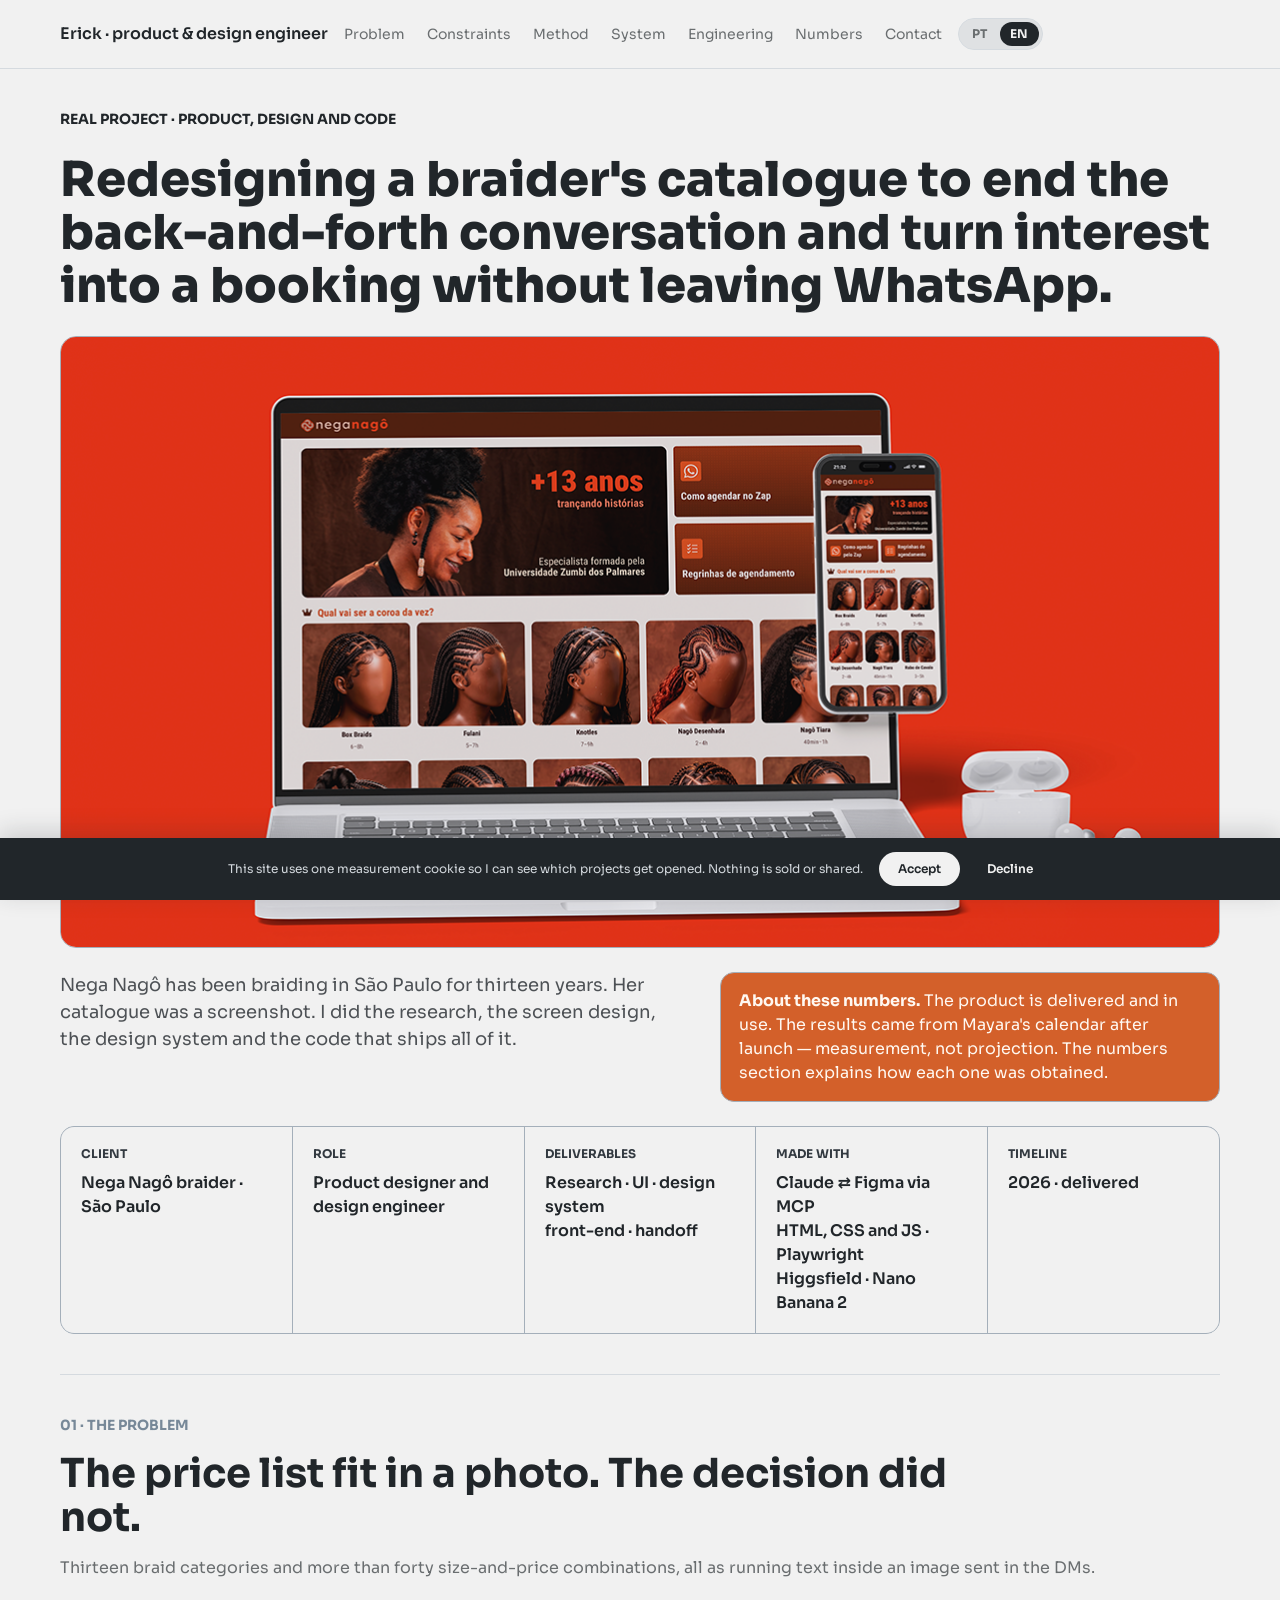
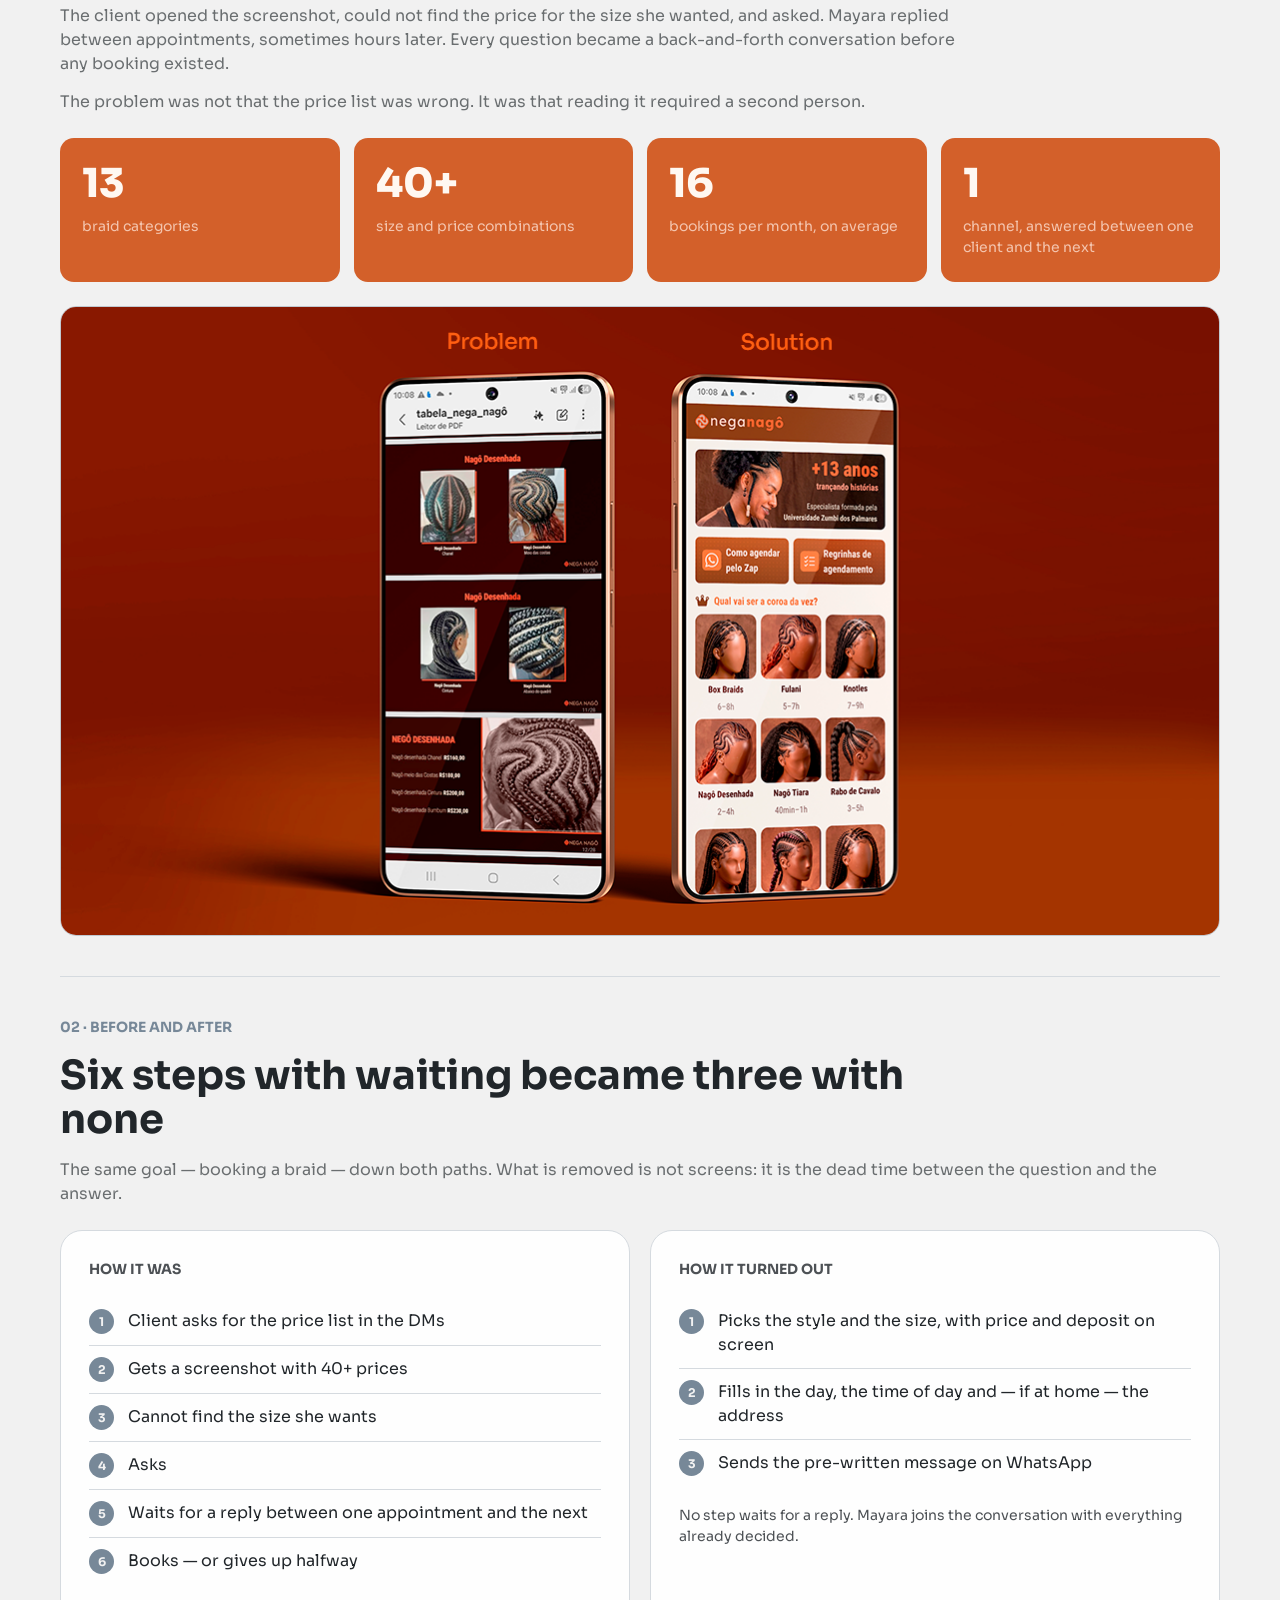
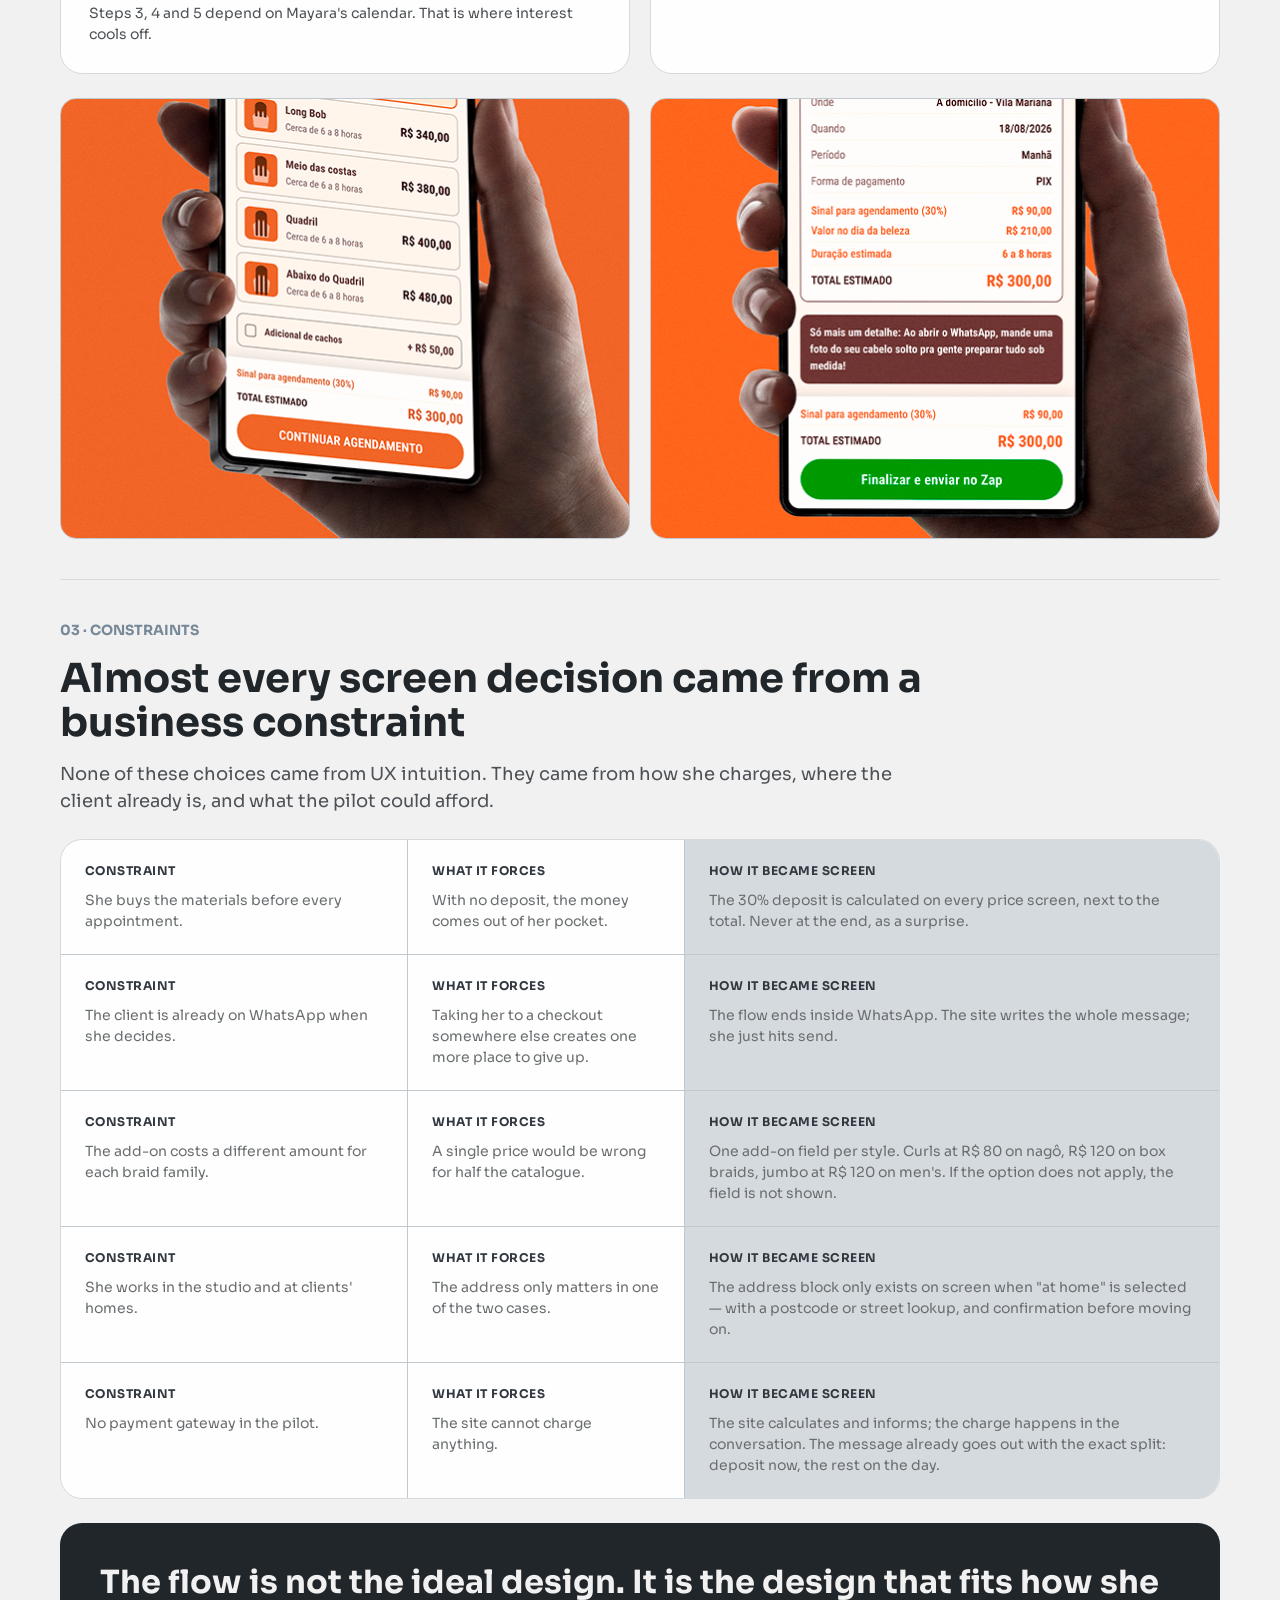
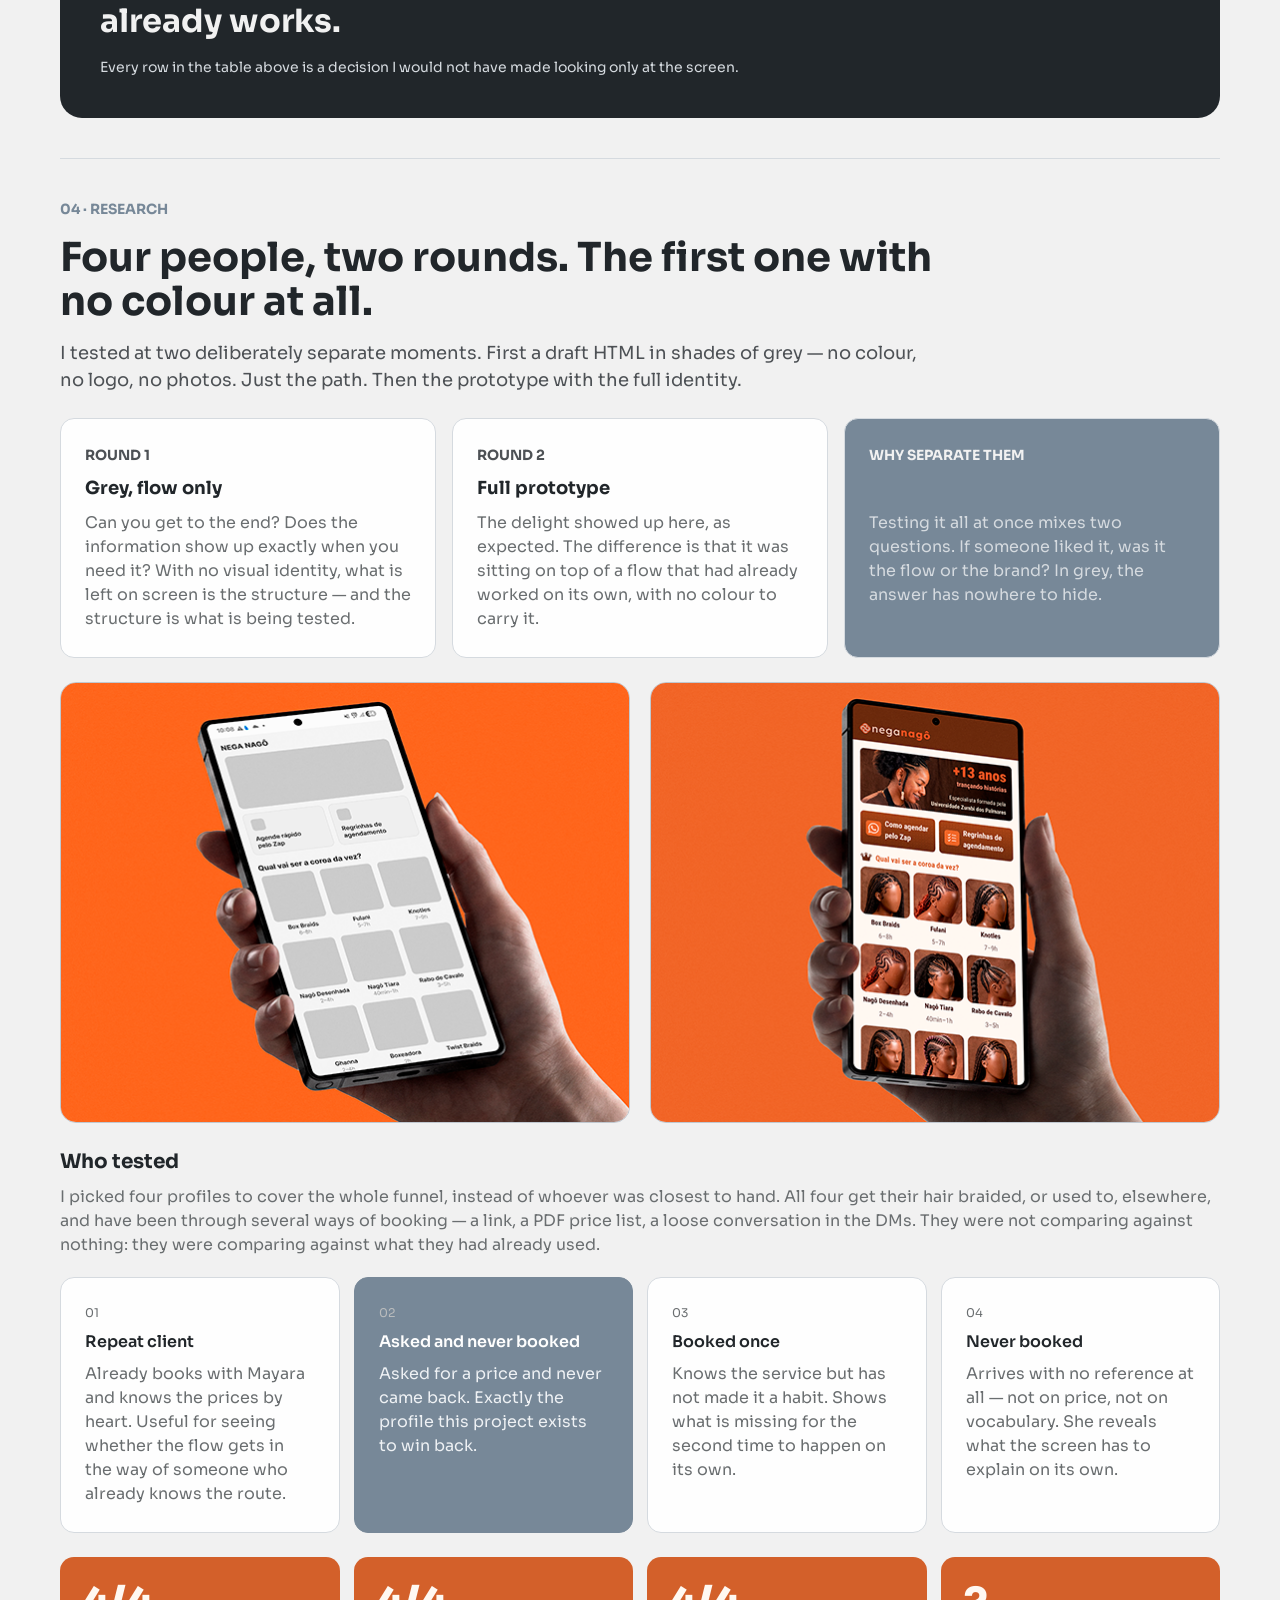
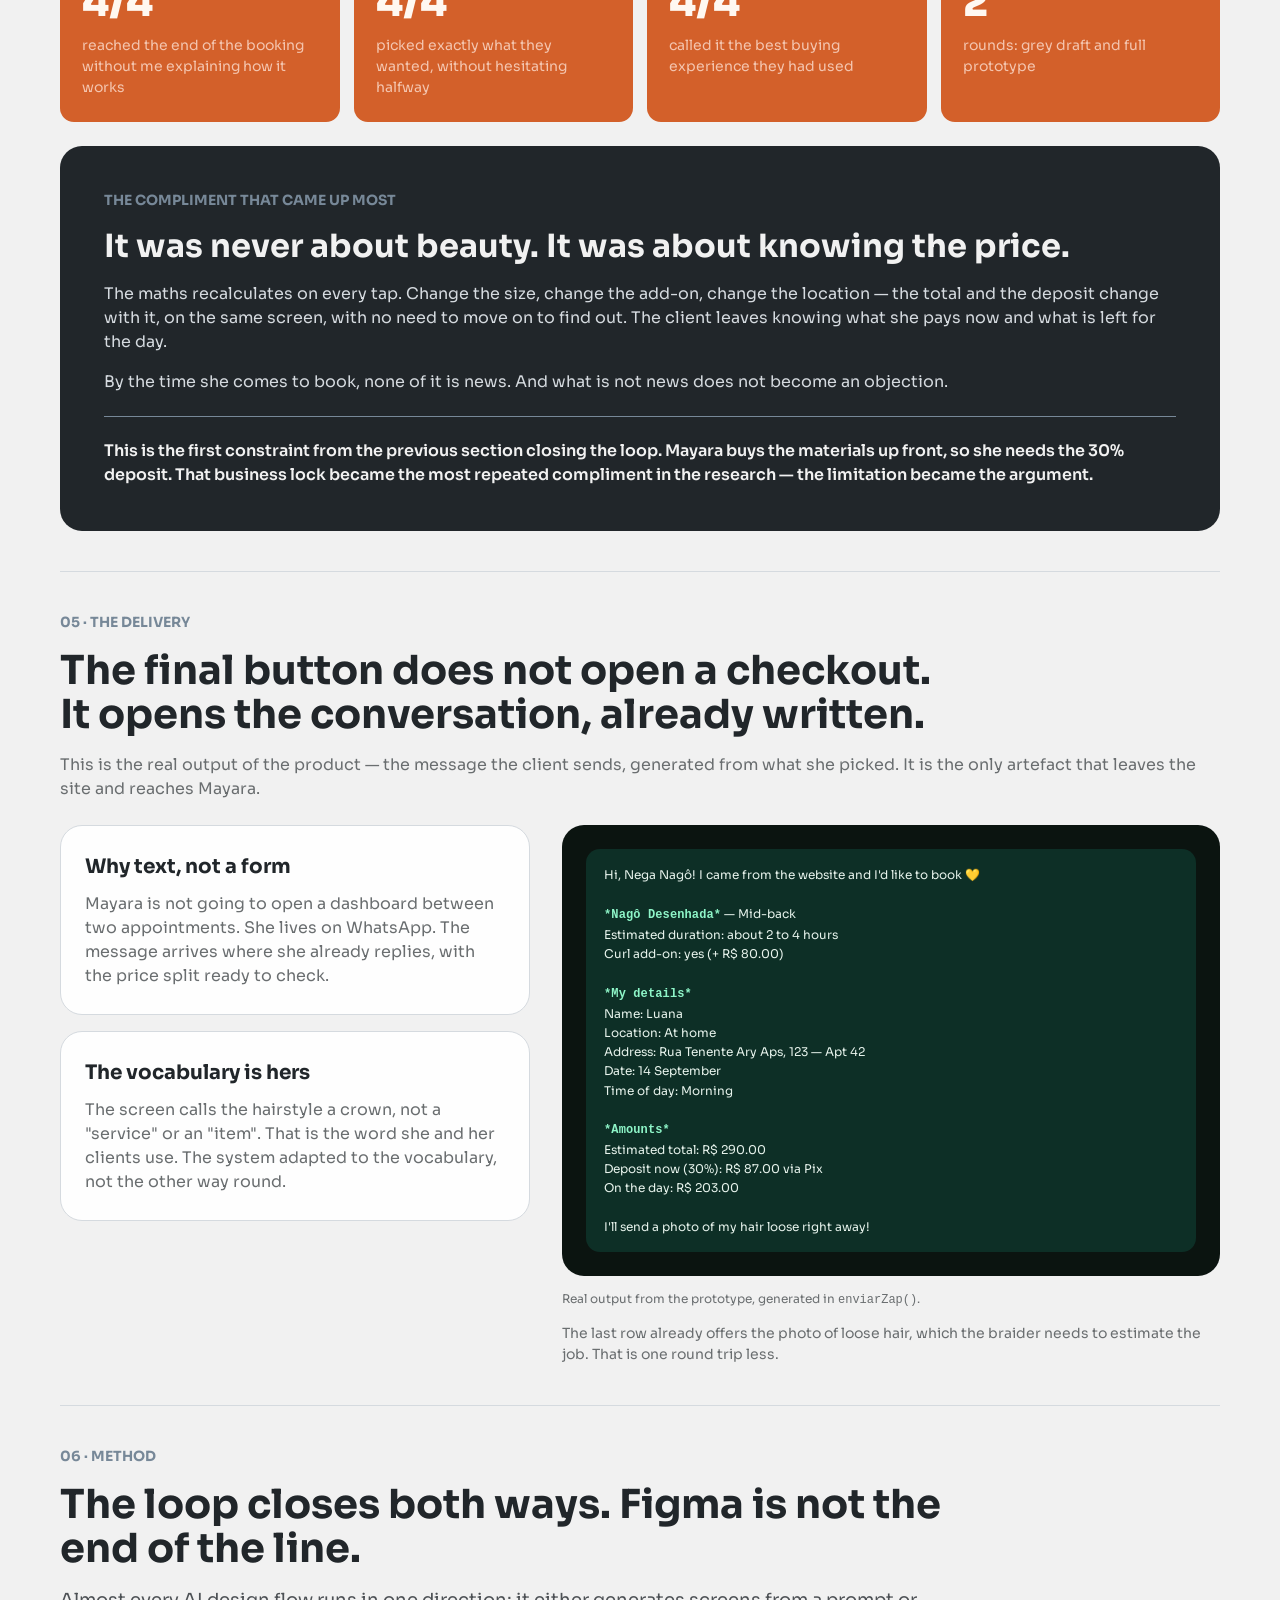
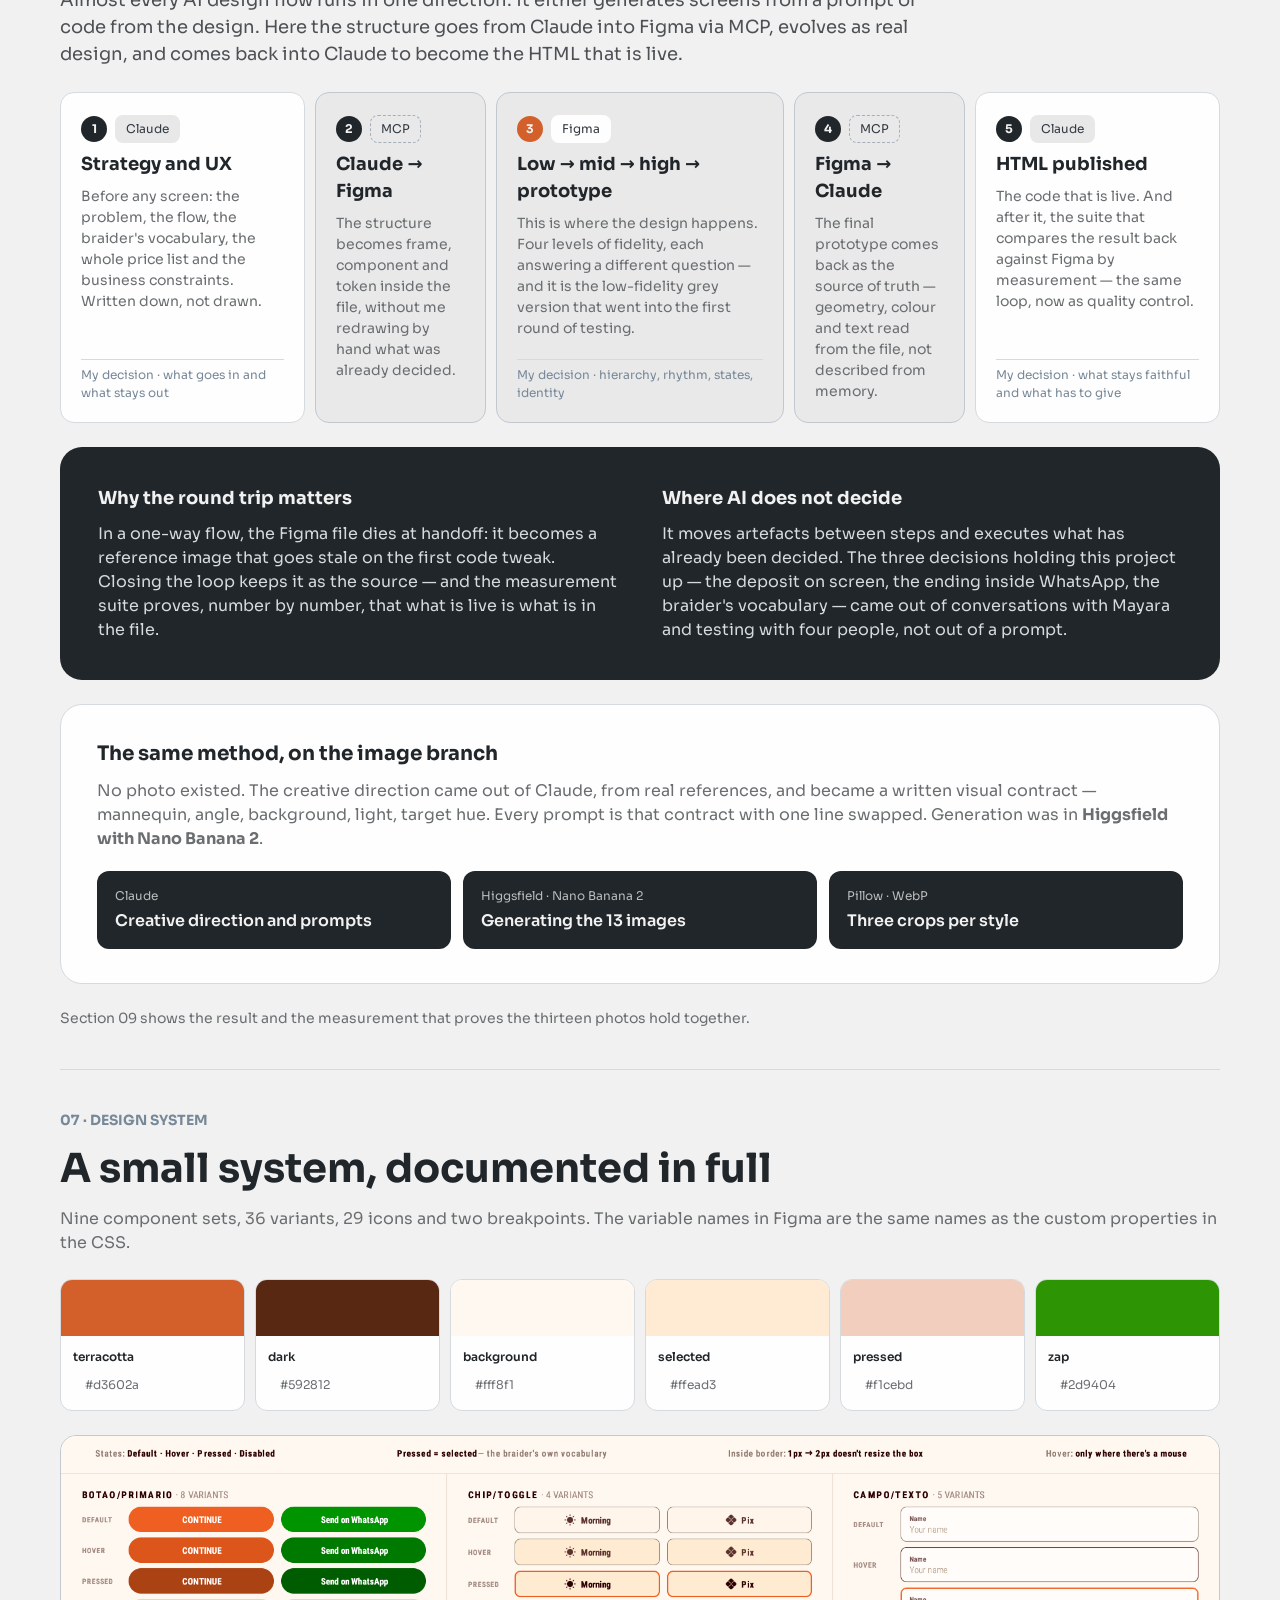
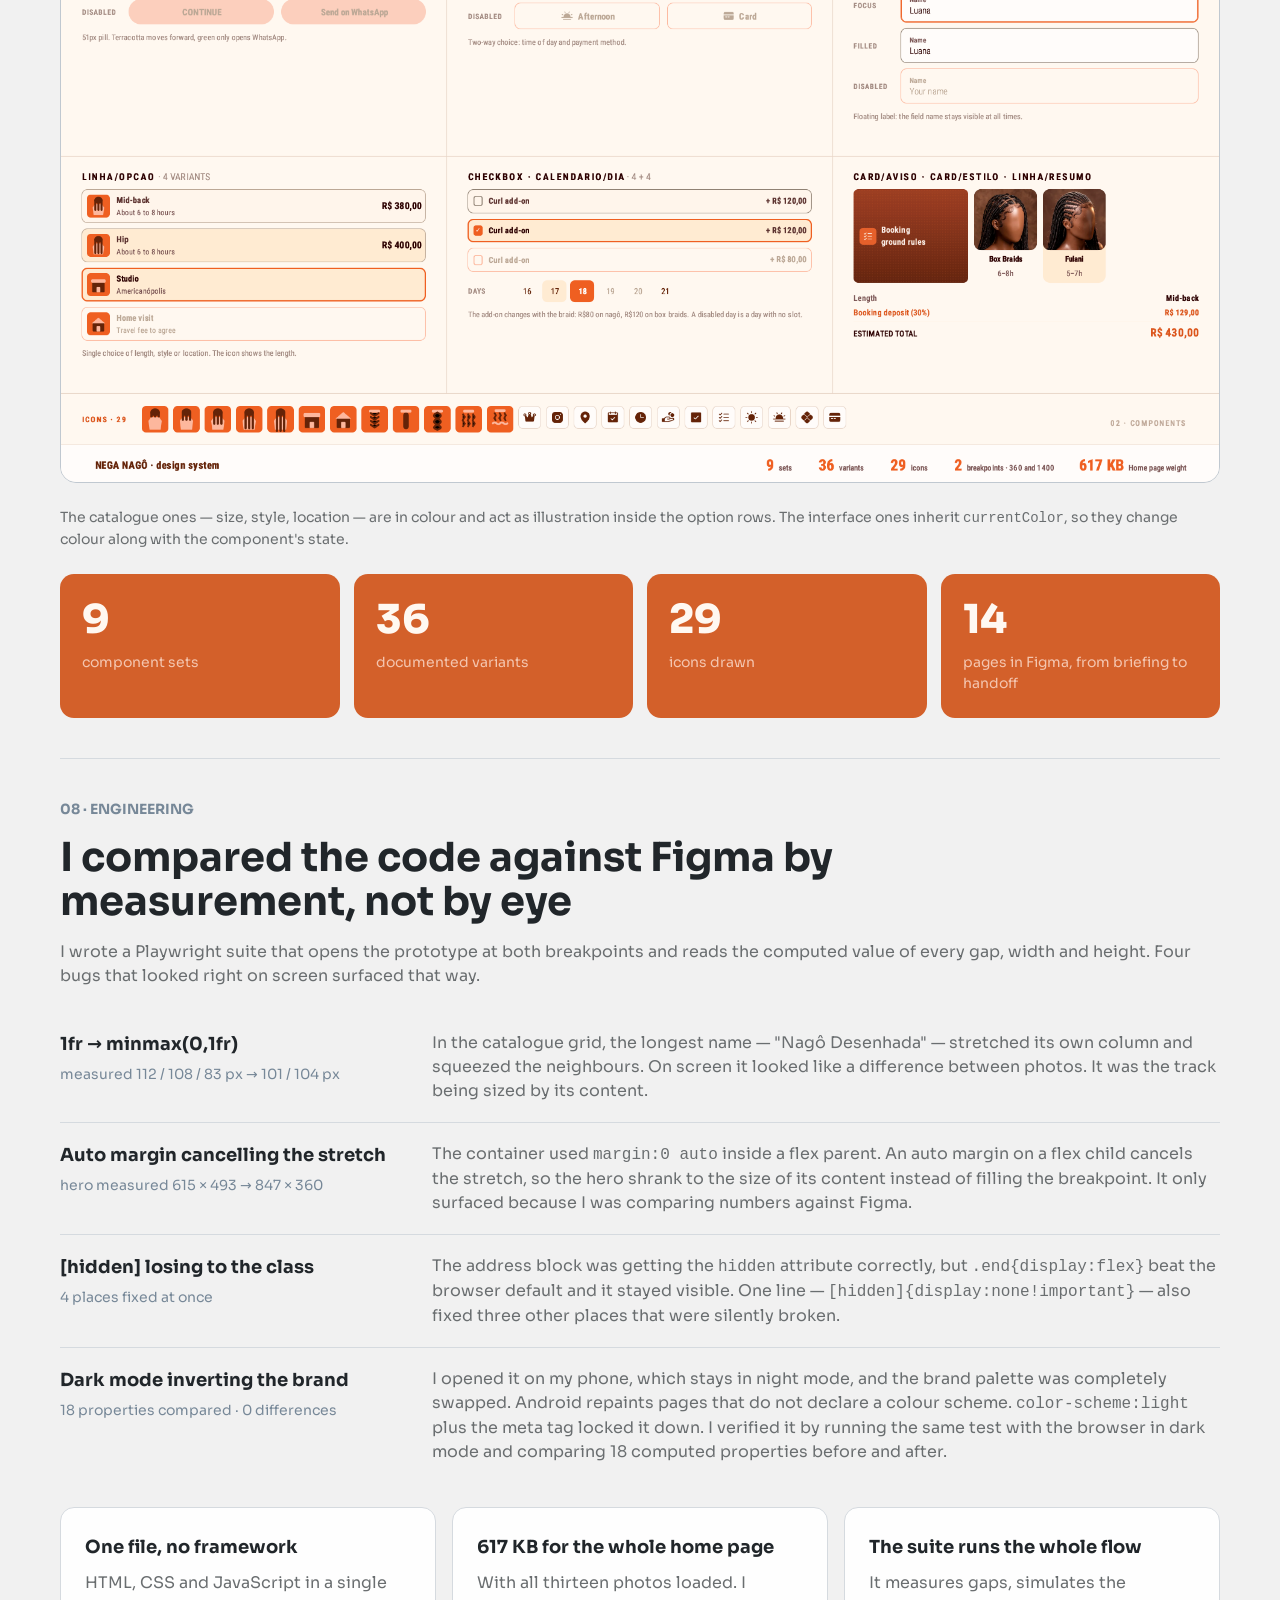
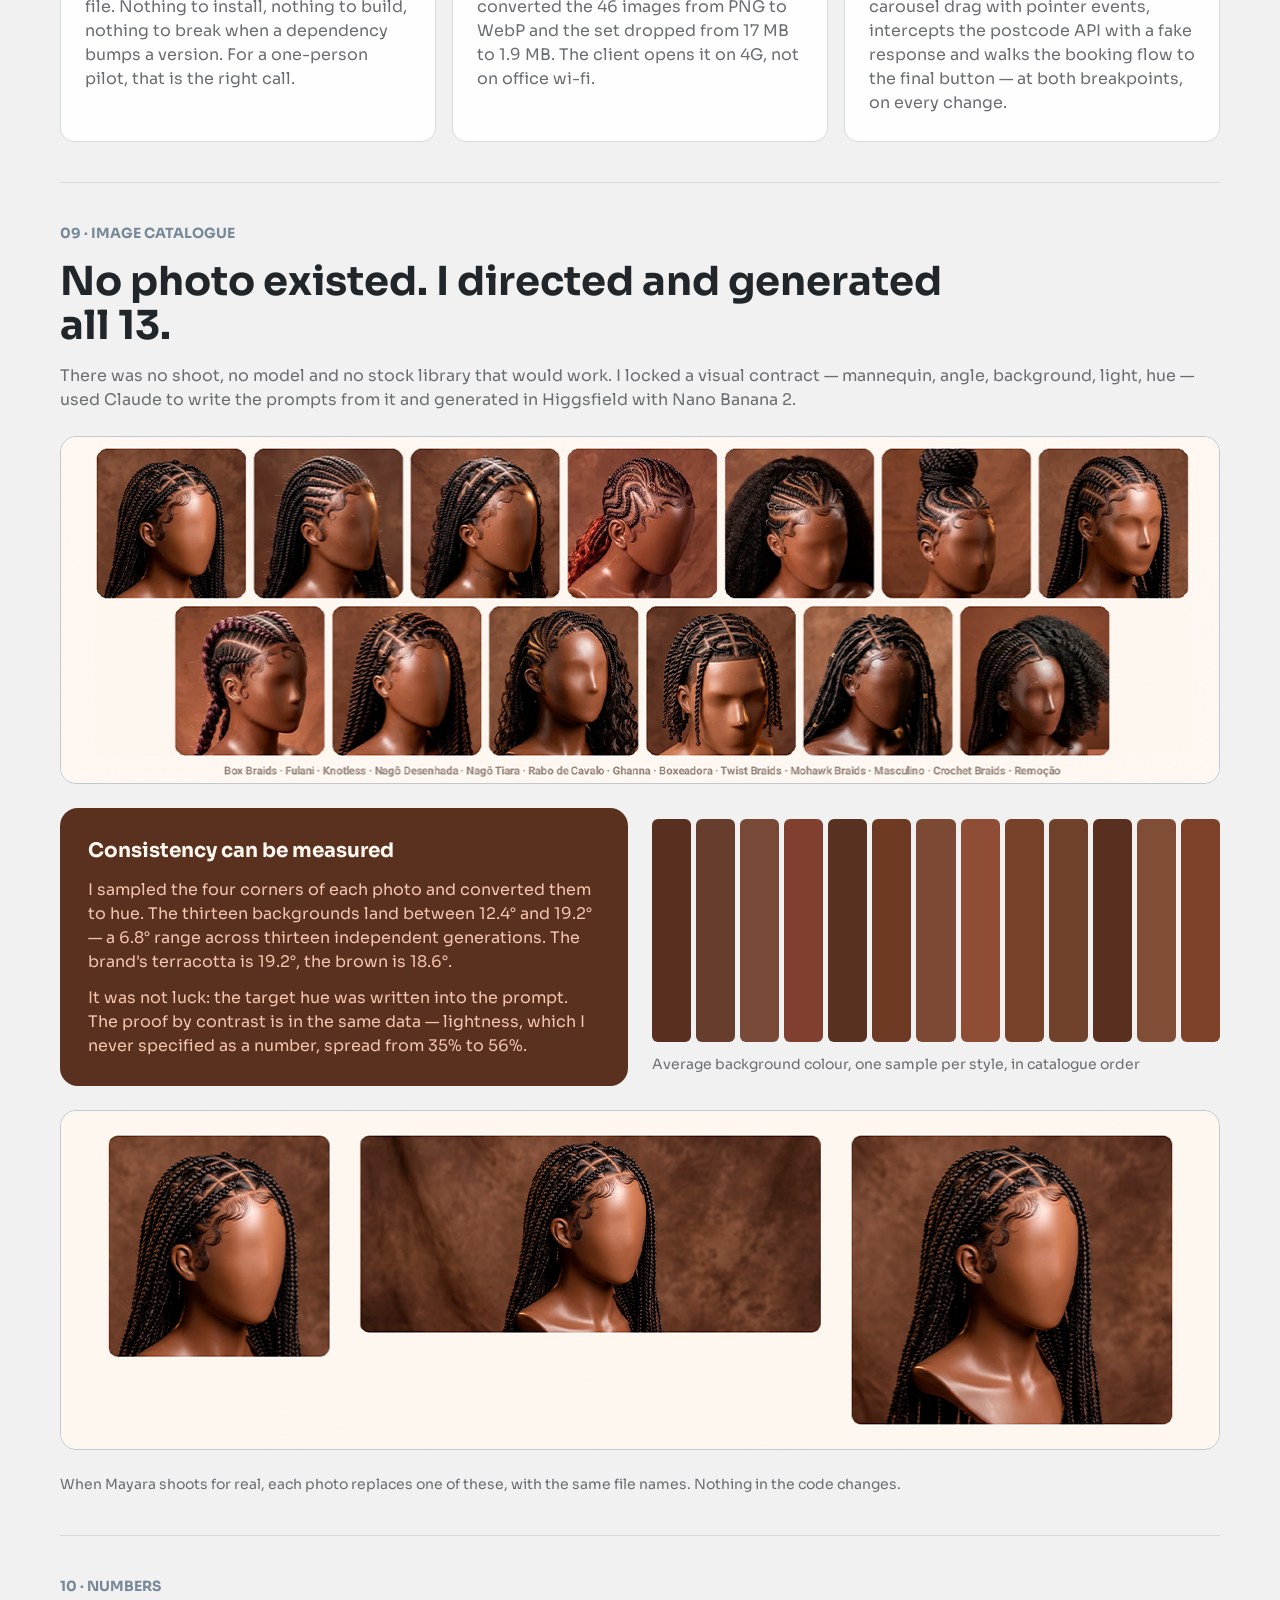
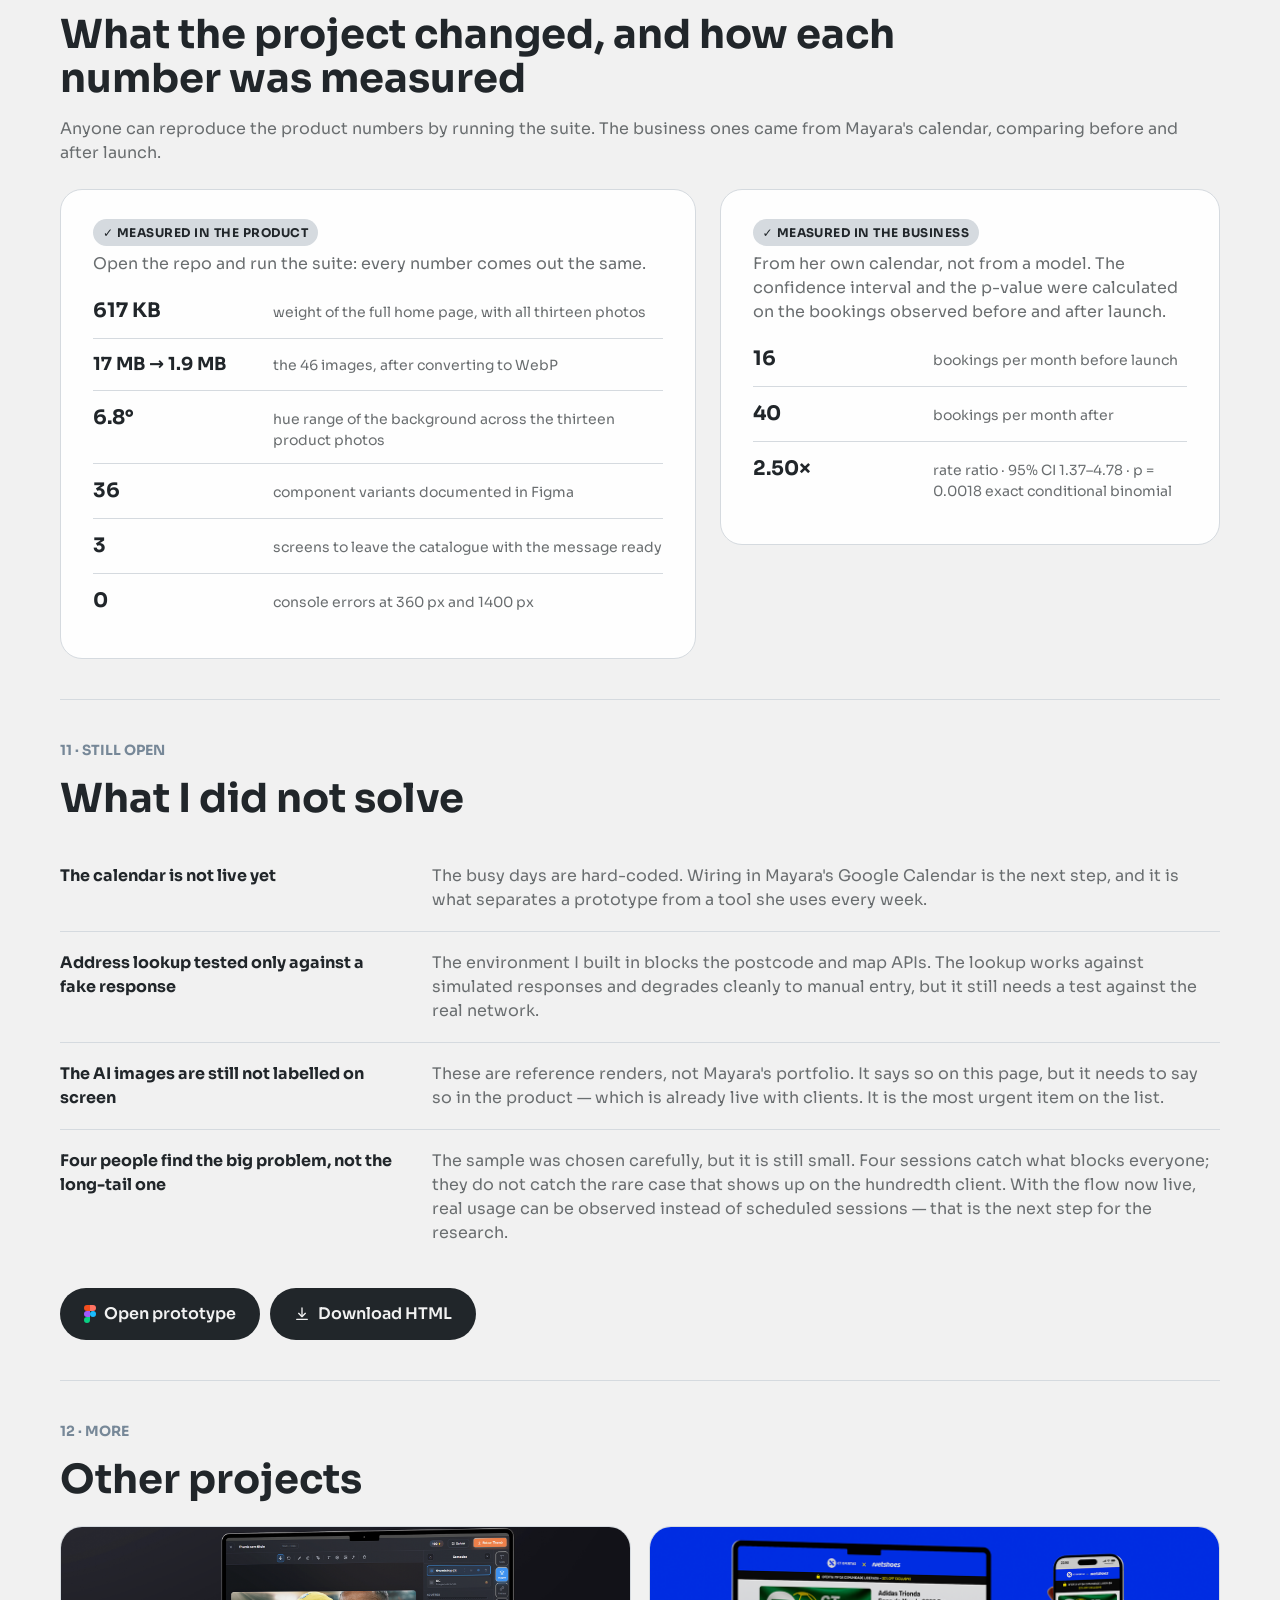
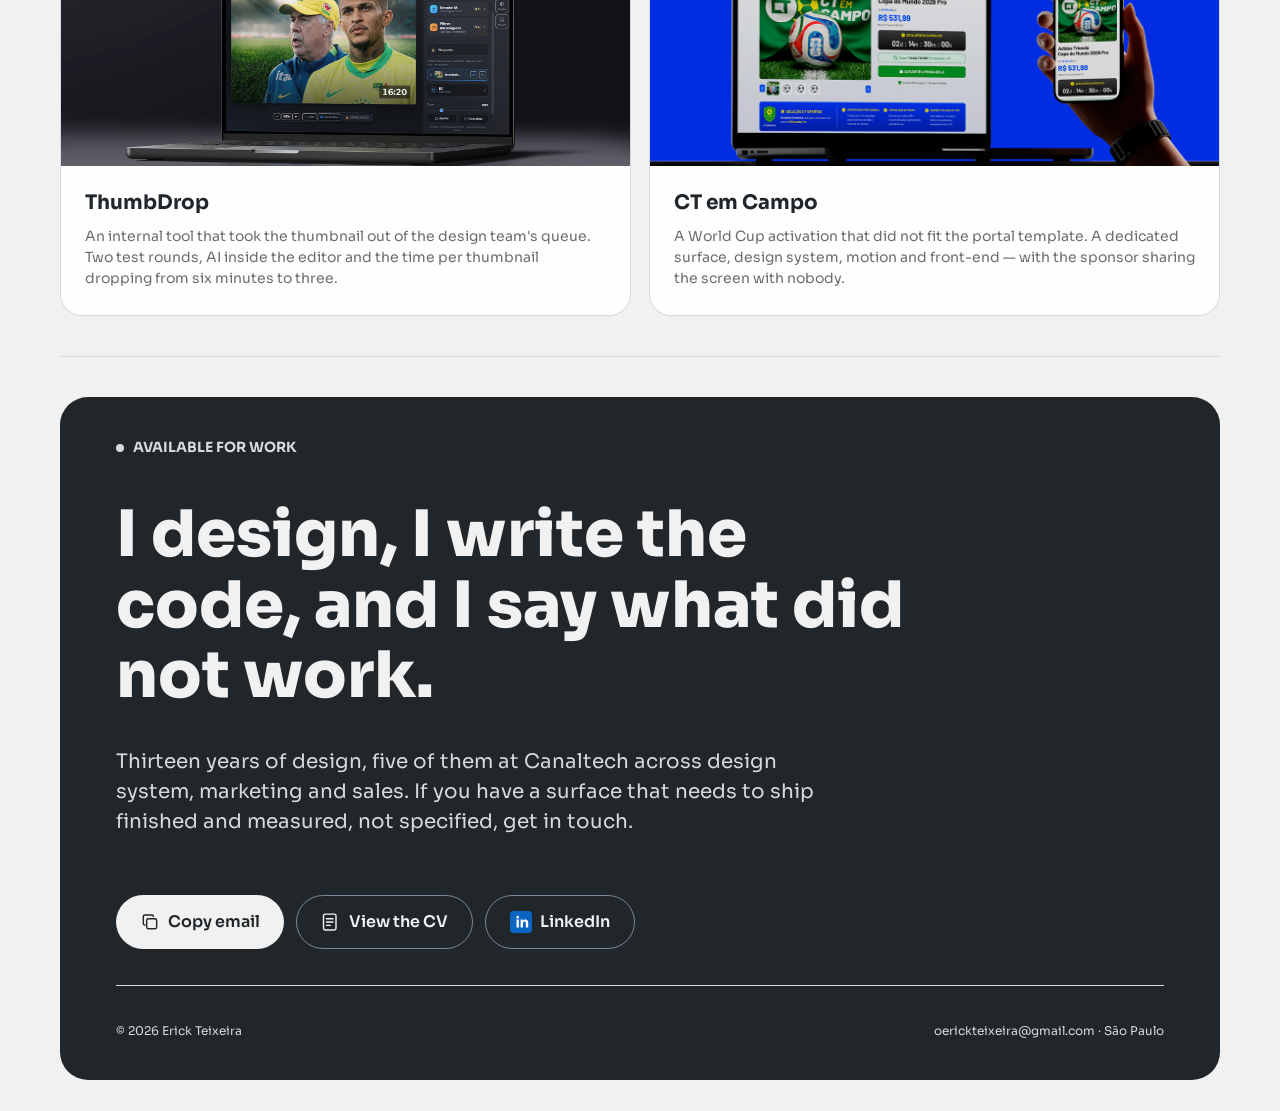
<file: nega-nago.html>
<!DOCTYPE html>
<html lang="pt-BR">
<head>
<meta charset="UTF-8" />
<meta name="viewport" content="width=device-width, initial-scale=1.0" />
<!-- Consentimento (LGPD) — negado por padrão, liberado só depois do aceite -->
<script>
window.dataLayer=window.dataLayer||[];function gtag(){dataLayer.push(arguments);}
gtag('consent','default',{ad_storage:'denied',ad_user_data:'denied',ad_personalization:'denied',analytics_storage:'denied',wait_for_update:500});
try{if(localStorage.getItem('et_consentimento')==='aceito'){gtag('consent','update',{analytics_storage:'granted'});}}catch(e){}
</script>
<!-- Google tag (gtag.js) -->
<script async src="https://www.googletagmanager.com/gtag/js?id=G-TM34J12CLE"></script>
<script>
gtag('js', new Date());
gtag('config', 'G-TM34J12CLE');
</script>
<meta name="theme-color" content="#f1f1f1" />
<title>Nega Nagô · catálogo que vira agendamento — Erick Teixeira</title>
<meta name="description" content="Redesenho do catálogo de uma trancista para acabar com a conversa de ida e volta e transformar interesse em agendamento sem sair do WhatsApp." />
<link rel="icon" href="data:image/svg+xml,%3Csvg xmlns='http://www.w3.org/2000/svg' viewBox='0 0 32 32'%3E%3Crect width='32' height='32' rx='7' fill='%2321262a'/%3E%3Ctext x='16' y='22' font-family='system-ui,sans-serif' font-size='17' font-weight='700' fill='%23f1f1f1' text-anchor='middle'%3EE%3C/text%3E%3C/svg%3E" />
<meta property="og:type" content="website" />
<meta property="og:site_name" content="Erick Teixeira" />
<meta property="og:title" content="Nega Nagô · Case — Erick Teixeira" />
<meta property="og:description" content="O catálogo de uma trancista virou agendamento sem sair do WhatsApp. Pesquisa, design system e front-end, com resultado medido na agenda dela." />
<meta property="og:image" content="assets/capa_nega_nago.jpg" />
<meta name="twitter:card" content="summary_large_image" />
<meta name="twitter:title" content="Nega Nagô · Case — Erick Teixeira" />
<meta name="twitter:description" content="O catálogo de uma trancista virou agendamento sem sair do WhatsApp. Pesquisa, design system e front-end, com resultado medido na agenda dela." />
<meta name="twitter:image" content="assets/capa_nega_nago.jpg" />
<link rel="preconnect" href="https://fonts.googleapis.com" />
<link rel="preconnect" href="https://fonts.gstatic.com" crossorigin />
<link href="https://fonts.googleapis.com/css2?family=Sora:wght@400;600;700;800&display=swap" rel="stylesheet" />
<link rel="stylesheet" href="assets/case.css" />
<style>
/* tokens próprios deste case (paleta do produto Nega Nagô) */
:root{
  --terracota:#d3602a; --terracota-esc:#5a301f; --marrom:#592812;
  --creme:#fff8f1; --rosa:#f4c5af; --selecionado:#ffead3; --pressed:#f1cebd;
  --zap:#2d9404; --zap-fundo:#0b1410; --verde:#2f7a3e;
}
.nbox--t{background:var(--terracota)}
.nbox--t .num{color:var(--creme)}
.nbox--t .nbox__d{color:var(--rosa)}
.aviso{background:var(--terracota);border:1px solid var(--line-2);border-radius:var(--r-sm);
  padding:16px 18px;color:var(--creme)}
.aviso b{font-weight:700;color:var(--creme)}
.rodadas{display:grid;grid-template-columns:repeat(3,1fr);gap:16px}
.rodadas .card--dest{background:var(--muted);color:var(--on-dark)}
.rodadas .card--dest .t18,.rodadas .card--dest .eyebrow{color:var(--on-dark)}
.rodadas .card--dest .p16{color:var(--on-dark-2)}
.perfis{display:grid;grid-template-columns:repeat(4,1fr);gap:14px}
.telas{display:grid;grid-template-columns:1fr 1fr;gap:20px}
.ciclo{display:grid;grid-template-columns:245fr 170fr 288fr 170fr 245fr;gap:10px}
.etapa{display:flex;flex-direction:column;gap:8px;padding:22px 20px 20px;
  border:1px solid var(--line);border-radius:var(--r-sm);background:var(--tile)}
.etapa--alt{background:var(--shot-bg);border-color:var(--line-3)}
.etapa__top{display:flex;align-items:center;gap:8px}
.etapa__n{width:26px;height:26px;border-radius:50%;display:grid;place-items:center;
  background:var(--ink);color:var(--on-dark);font-weight:700;font-size:12px;line-height:1;flex:none}
/* no Figma (277:5930) a etapa 3 — a que acontece dentro do Figma — vem em terracota */
.etapa__n--marca{background:var(--terracota)}
/* as etiquetas da ferramenta são pílulas: cinza no cartão claro, branca no cartão cinza
   e tracejada quando a etapa é uma passagem pelo MCP */
.etapa__f{font-weight:400;font-size:12px;line-height:1.5;color:var(--ink-2);
  padding:4px 10px;border-radius:8px;background:#e8e8e9;border:1px solid transparent}
.etapa--alt .etapa__f{background:#fefefe}
.etapa__f--mcp,.etapa--alt .etapa__f--mcp{background:transparent;border:1px dashed var(--line-2)}
.etapa__d{font-weight:400;font-size:12px;line-height:1.5;color:var(--muted);
  padding-top:6px;border-top:1px solid var(--line);margin-top:auto}
.dois{display:grid;grid-template-columns:1fr 1fr;gap:44px}
/* chamada do hero: 620 + 500 com gap 40, como no frame 277:5594 */
.chamada{display:grid;grid-template-columns:minmax(0,620fr) minmax(0,500fr);gap:40px;align-items:start}
.eyebrow--forte{color:var(--ink)}
/* o cabeçalho de seção do Nega Nagô respira 16 (o dos outros cases, 14) e o
   texto de apoio vai até 880 — medido em 277:5615 e 277:5638 */
.head{gap:16px}
.head .lead,.head .intro{max-width:880px}
/* antes/depois do Nega Nagô (277:5636): marcador circular #778898 com número claro,
   fio entre os passos e texto no tom escuro — como no PDF exportado do Figma. */
.ad__col .passo{grid-template-columns:25px 1fr;gap:14px;padding-block:11px;
  border-bottom:1px solid var(--line)}
.ad__col .passo:last-child{border-bottom:0}
.ad__col .passo__n,.ad__col--dep .passo__n{width:25px;height:25px;border-radius:50%;
  background:var(--muted);color:var(--on-dark);font-weight:700;font-size:12px}
.ad__col .passo p{color:var(--ink)}
/* 03 · restrições (277:5688): cada linha repete o rótulo da coluna e a terceira
   coluna vem preenchida com #d5dadf. Larguras 348 / 277 / 535 em 1160. */
.tab--restr .tab__l{grid-template-columns:348fr 277fr 535fr}
.tab--restr .tab__c{display:flex;flex-direction:column;gap:10px;padding:22px 24px}
.tab--restr .tab__c:last-child{background:var(--line)}
.tab--restr .lb{font-size:12px;letter-spacing:.04em;color:var(--ink-2)}
/* 04 · o perfil 02 é o destacado no Figma (277:5741): fundo #778898 e texto claro. */
.card--foco{background:var(--muted);border-color:var(--muted)}
.card--foco .p12{color:var(--on-dark-3)}
.card--foco .s16{color:#fefefe}
.card--foco .p16{color:#eef1f4}
.ramo__passos{display:grid;grid-template-columns:repeat(3,1fr);gap:12px}
.ramo__p{background:var(--ink);color:var(--on-dark);border-radius:var(--r-xs);padding:16px 18px;
  display:flex;flex-direction:column;gap:4px}
.ramo__p .p12{color:var(--on-dark-3)}
.tokens{display:grid;grid-template-columns:repeat(6,1fr);gap:10px}
.token{background:var(--tile);border:1px solid var(--line);border-radius:var(--r-xs);overflow:hidden}
.token i{display:block;height:56px}
.token span{display:block;padding:8px 12px}
.entrega{display:grid;grid-template-columns:470fr 658fr;gap:32px;align-items:start}
.zap{background:var(--zap-fundo);border-radius:var(--r-lg);padding:24px}
.zap__b{background:#0d2f26;color:#e7f3ec;border-radius:14px;padding:16px 18px;
  font-size:12px;line-height:1.6;white-space:pre-line}
/* no Figma os trechos entre asteriscos saem em mono verde-menta (277:5866) */
.zap__b b{font-family:var(--mono,'JetBrains Mono',ui-monospace,monospace);
  font-weight:700;color:#8ef5c8;letter-spacing:.01em}
.coer{display:grid;grid-template-columns:1fr 1fr;gap:24px}
.coer__c{background:var(--terracota-esc);color:var(--creme);border-radius:18px;padding:28px;
  display:flex;flex-direction:column;gap:12px}
.coer__c .p16{color:var(--rosa)}
.faixa{display:grid;grid-template-columns:repeat(13,1fr);gap:5px}
/* no Figma cada amostra tem 39 x 223 (277:6069) — proporção mantida em qualquer largura */
.faixa i{display:block;aspect-ratio:39/223;border-radius:6px}
.grupos{display:grid;grid-template-columns:635fr 500fr;gap:24px;align-items:start}
/* o selo de medição vive na fundação, igual nos quatro cases: o ✓ marca o que
   foi medido, e a versão fraca marca a ressalva. Verde aqui colidiria com a
   marca do CT em Campo, que é verde de verdade. */
.selo{align-self:flex-start;padding:6px 10px;border-radius:var(--r-pill);
  background:var(--line);color:var(--ink);font-weight:700;font-size:12px;
  line-height:1.5;letter-spacing:.04em;text-transform:uppercase}
.selo--fraco{background:#e9e9ea;color:var(--body)}
.linhas{display:flex;flex-direction:column}
/* número à esquerda e descrição à direita, na mesma linha, como no Figma */
.linha{display:grid;grid-template-columns:168px minmax(0,1fr);gap:12px;align-items:baseline;
  padding-block:12px;border-bottom:1px solid var(--line)}
.linha:last-child{border-bottom:0}
@media (max-width:1023px){
  .rodadas,.perfis,.telas,.dois,.coer,.grupos,.entrega,.chamada{grid-template-columns:1fr}
  .perfis{grid-template-columns:1fr 1fr}
  .ciclo{grid-template-columns:1fr 1fr}
  .tokens{grid-template-columns:repeat(3,1fr)}
  .faixa{grid-template-columns:repeat(7,1fr)}
  .linha{grid-template-columns:140px minmax(0,1fr)}
}
@media (max-width:767px){
  .perfis,.ciclo,.ramo__passos{grid-template-columns:1fr}
  .tab--restr .tab__l{grid-template-columns:1fr}
  .tab--restr .tab__c{border-right:0;border-bottom:1px solid var(--line-3)}
  .tab--restr .tab__c:last-child{border-bottom:0}
  .tokens{grid-template-columns:1fr 1fr}
  .faixa{grid-template-columns:repeat(5,1fr)}
  .linha{grid-template-columns:1fr;gap:2px}
  .faixa i{aspect-ratio:39/140}
  .zap{padding:14px}
}
</style>
</head>
<body>
<a href="#problema" class="sr-only">Pular para o conteúdo</a>

<header class="topo">
  <div class="wrap topo__in">
    <a class="topo__nome" href="index.html">Erick · product &amp; design engineer</a>
    <nav class="menu" aria-label="Seções do case">
      <a href="#problema">Problema</a><a href="#restricoes">Restrições</a>
      <a href="#metodo">Método</a><a href="#sistema">Sistema</a>
      <a href="#engenharia">Engenharia</a><a href="#numeros">Números</a>
      <a href="#contato">Contato</a>
    </nav>
  </div>
</header>

<main>
<!-- HERO -->
<section class="wrap sec">
  <div class="stack">
    <p class="eyebrow eyebrow--forte">Projeto real · produto, design e código</p>
    <h1 class="h1">Redesenho do catálogo de uma trancista para acabar com a conversa de ida e volta
      e transformar interesse em agendamento sem sair do WhatsApp.</h1>
    <div class="shot shot--hero" style="aspect-ratio:1160/612">
      <img src="assets/01_phone_laptop.png" width="1160" height="612"
           data-desc="Capa · desktop + celular" alt="A página Nega Nagô no desktop e no celular" />
    </div>
    <div class="chamada">
      <p class="intro">A Nega Nagô trança há treze anos em São Paulo. O catálogo dela era um print.
        Fiz a pesquisa, o desenho das telas, o design system e o código que entrega tudo isso.</p>
      <aside class="aviso"><p style="font-size:16px;line-height:1.5">
        <b>Sobre os números.</b> Produto entregue e em operação. Os resultados vieram da agenda da
        Mayara depois do lançamento — são medição, não projeção. A seção de números diz como cada
        um foi apurado.</p></aside>
    </div>
    <dl class="ficha">
      <div class="ficha__i"><dt class="lb">Cliente</dt><dd class="ficha__v">Nega Nagô trancista · São Paulo</dd></div>
      <div class="ficha__i"><dt class="lb">Papel</dt><dd class="ficha__v">Product designer e design engineer</dd></div>
      <div class="ficha__i"><dt class="lb">Entregas</dt><dd class="ficha__v">Pesquisa · UI · design system
front-end · handoff</dd></div>
      <div class="ficha__i"><dt class="lb">Feito com</dt><dd class="ficha__v">Claude ⇄ Figma via MCP
HTML, CSS e JS · Playwright
Higgsfield · Nano Banana 2</dd></div>
      <div class="ficha__i"><dt class="lb">Período</dt><dd class="ficha__v">2026 · entregue</dd></div>
    </dl>
  </div>
</section>

<!-- 01 PROBLEMA -->
<section class="wrap sec" id="problema"><div class="stack">
  <div class="head">
    <p class="eyebrow">01 · O problema</p>
    <h2 class="h2">A tabela cabia numa foto. A decisão, não.</h2>
    <p class="p16">Treze categorias de trança e mais de quarenta combinações de tamanho e preço,
      tudo em texto corrido dentro de uma imagem enviada no direct.</p>
  </div>
  <div class="col">
    <p class="p16">A cliente abria o print, não achava o preço do tamanho que queria e perguntava.
      A Mayara respondia entre um atendimento e outro, às vezes horas depois. Cada pergunta virava
      uma conversa de ida e volta antes de existir qualquer agendamento.</p>
    <p class="p16">O problema não era a tabela estar errada. Era ela exigir uma segunda pessoa para
      ser lida.</p>
  </div>
  <div class="nboxes">
    <div class="nbox nbox--t"><p class="num">13</p><p class="nbox__d">categorias de trança</p></div>
    <div class="nbox nbox--t"><p class="num">40+</p><p class="nbox__d">combinações de tamanho e preço</p></div>
    <div class="nbox nbox--t"><p class="num">16</p><p class="nbox__d">agendamentos por mês, na média</p></div>
    <div class="nbox nbox--t"><p class="num">1</p><p class="nbox__d">canal, respondido entre um cliente e outro</p></div>
  </div>
  <div class="shot" style="aspect-ratio:1160/630">
    <img src="assets/02_before_after.png" width="1160" height="630"
         data-desc="O print original da tabela no WhatsApp" alt="O print original da tabela de preços no WhatsApp" />
  </div>
</div></section>

<!-- 02 ANTES E DEPOIS -->
<section class="wrap sec"><div class="stack">
  <div class="head">
    <p class="eyebrow">02 · Antes e depois</p>
    <h2 class="h2">Seis passos com espera viraram três sem espera</h2>
    <p class="p16">O mesmo objetivo — agendar uma trança — pelos dois caminhos. O que sai não é
      tela: é o tempo morto entre a dúvida e a resposta.</p>
  </div>
  <div class="ad">
    <div class="ad__col">
      <p class="eyebrow" style="color:var(--soft)">Como era</p>
      <div class="passos">
        <div class="passo"><span class="passo__n">1</span><p>Cliente pede a tabela no direct</p></div>
        <div class="passo"><span class="passo__n">2</span><p>Recebe um print com 40+ preços</p></div>
        <div class="passo"><span class="passo__n">3</span><p>Não acha o tamanho que quer</p></div>
        <div class="passo"><span class="passo__n">4</span><p>Pergunta</p></div>
        <div class="passo"><span class="passo__n">5</span><p>Espera a resposta entre um atendimento e outro</p></div>
        <div class="passo"><span class="passo__n">6</span><p>Fecha — ou desiste no meio</p></div>
      </div>
      <p class="ad__nota">Os passos 3, 4 e 5 dependem da agenda da Mayara. É onde o interesse esfria.</p>
    </div>
    <div class="ad__col ad__col--dep">
      <p class="eyebrow" style="color:var(--soft)">Como ficou</p>
      <div class="passos">
        <div class="passo"><span class="passo__n">1</span><p>Escolhe o estilo e o tamanho, com preço e sinal na tela</p></div>
        <div class="passo"><span class="passo__n">2</span><p>Preenche dia, período e — se for a domicílio — o endereço</p></div>
        <div class="passo"><span class="passo__n">3</span><p>Envia a mensagem já escrita no WhatsApp</p></div>
      </div>
      <p class="ad__nota">Nenhum passo espera resposta. A Mayara entra na conversa com tudo já decidido.</p>
    </div>
  </div>
  <div class="telas">
    <div class="shot" style="aspect-ratio:570/441">
      <img src="assets/01_tamanhos.png" width="570" height="441"
           data-desc="2 · Agendamento no celular · resumo e sinal"
           alt="Tela de agendamento no celular com resumo e sinal" loading="lazy" decoding="async" />
    </div>
    <div class="shot" style="aspect-ratio:570/441">
      <img src="assets/02_checkout.png" width="570" height="441"
           data-desc="1 · Produto no celular · preço e sinal na mesma tela"
           alt="Tela de produto no celular com preço e sinal" loading="lazy" decoding="async" />
    </div>
  </div>
</div></section>

<!-- 03 RESTRIÇÕES -->
<section class="wrap sec" id="restricoes"><div class="stack">
  <div class="head">
    <p class="eyebrow">03 · Restrições</p>
    <h2 class="h2">Quase toda decisão de tela veio de uma restrição do negócio</h2>
    <p class="intro">Nenhuma dessas escolhas saiu de intuição de UX. Saíram de como ela cobra, de
      onde a cliente já está e do que o piloto podia bancar.</p>
  </div>
  <div class="tab tab--restr">
    <div class="tab__l">
      <div class="tab__c"><p class="lb">Restrição</p><p class="p14">Ela compra o material antes de cada atendimento.</p></div>
      <div class="tab__c"><p class="lb">O que impõe</p><p class="p14">Sem adiantamento, o dinheiro sai do bolso dela.</p></div>
      <div class="tab__c"><p class="lb">Como virou tela</p><p class="p14">O sinal de 30% aparece calculado em toda tela de preço, junto do total. Nunca no fim, como surpresa.</p></div>
    </div>
    <div class="tab__l">
      <div class="tab__c"><p class="lb">Restrição</p><p class="p14">A cliente já está no WhatsApp quando decide.</p></div>
      <div class="tab__c"><p class="lb">O que impõe</p><p class="p14">Levar ela para um checkout fora dali cria mais um lugar para desistir.</p></div>
      <div class="tab__c"><p class="lb">Como virou tela</p><p class="p14">O fluxo termina dentro do WhatsApp. O site escreve a mensagem inteira; ela só aperta enviar.</p></div>
    </div>
    <div class="tab__l">
      <div class="tab__c"><p class="lb">Restrição</p><p class="p14">O adicional custa diferente conforme a família de trança.</p></div>
      <div class="tab__c"><p class="lb">O que impõe</p><p class="p14">Um valor único estaria errado em metade do catálogo.</p></div>
      <div class="tab__c"><p class="lb">Como virou tela</p><p class="p14">Um campo addon por estilo. Cachos a R$ 80 nas nagô, R$ 120 nas box braids, jumbo a R$ 120 no masculino. Quem não tem a opção não vê o campo.</p></div>
    </div>
    <div class="tab__l">
      <div class="tab__c"><p class="lb">Restrição</p><p class="p14">Ela atende no estúdio e a domicílio.</p></div>
      <div class="tab__c"><p class="lb">O que impõe</p><p class="p14">Endereço só faz sentido num dos dois casos.</p></div>
      <div class="tab__c"><p class="lb">Como virou tela</p><p class="p14">O bloco de endereço só existe na tela quando "a domicílio" está marcado — com busca por CEP ou rua, e confirmação antes de seguir.</p></div>
    </div>
    <div class="tab__l">
      <div class="tab__c"><p class="lb">Restrição</p><p class="p14">Sem gateway de pagamento no piloto.</p></div>
      <div class="tab__c"><p class="lb">O que impõe</p><p class="p14">O site não pode cobrar nada.</p></div>
      <div class="tab__c"><p class="lb">Como virou tela</p><p class="p14">O site calcula e informa; a cobrança acontece na conversa. A mensagem já sai com a divisão exata: sinal agora, resto no dia.</p></div>
    </div>
  </div>
  <div class="painel" style="padding:40px">
    <p class="cit">O fluxo não é o desenho ideal. É o desenho que cabe no jeito que ela já trabalha.</p>
    <p class="p14" style="margin-top:16px">Cada linha da tabela acima é uma decisão que eu não
      tomaria olhando só para a tela.</p>
  </div>
</div></section>

<!-- 04 PESQUISA -->
<section class="wrap sec"><div class="stack">
  <div class="head">
    <p class="eyebrow">04 · Pesquisa</p>
    <h2 class="h2">Quatro pessoas, duas rodadas. A primeira sem cor nenhuma.</h2>
    <p class="intro">Testei em dois momentos separados de propósito. Primeiro um HTML de rascunho
      em tons de cinza — sem cor, sem logo, sem foto. Só o caminho. Depois o protótipo com a
      identidade inteira.</p>
  </div>
  <div class="rodadas">
    <div class="card card--sm"><p class="eyebrow" style="color:var(--soft)">Rodada 1</p>
      <h3 class="t18" style="margin-top:9px">Cinza, só o fluxo</h3>
      <p class="p16" style="margin-top:9px">Dá para chegar ao fim? A informação aparece na hora que
        a pessoa precisa dela? Sem identidade visual, o que sobra na tela é a estrutura — e é ela
        que está sendo testada.</p></div>
    <div class="card card--sm"><p class="eyebrow" style="color:var(--soft)">Rodada 2</p>
      <h3 class="t18" style="margin-top:9px">Protótipo completo</h3>
      <p class="p16" style="margin-top:9px">O encantamento veio aqui, como era de esperar. A
        diferença é que ele estava sentado em cima de um fluxo que já tinha andado sozinho, sem cor
        para carregar.</p></div>
    <div class="card card--sm card--dest"><p class="eyebrow">Por que separar</p>
      <h3 class="t18" style="margin-top:9px">&nbsp;</h3>
      <p class="p16" style="margin-top:9px">Testar tudo junto mistura duas perguntas. Se a pessoa
        gostou, foi do fluxo ou da marca? Em cinza a resposta não tem para onde fugir.</p></div>
  </div>
  <div class="telas">
    <div class="shot" style="aspect-ratio:570/441">
      <img src="assets/03_wireframe.png" width="570" height="441"
           data-desc="1 · Rascunho em cinza" alt="Rascunho em cinza usado na primeira rodada" loading="lazy" decoding="async" />
    </div>
    <div class="shot" style="aspect-ratio:570/441">
      <img src="assets/04_protoripo.png" width="615" height="476"
           data-desc="2 · Protótipo completo" alt="Protótipo completo usado na segunda rodada" loading="lazy" decoding="async" />
    </div>
  </div>
  <div class="stack" style="gap:20px">
    <div style="display:flex;flex-direction:column;gap:8px">
      <h3 class="t20">Quem testou</h3>
      <p class="p16">Escolhi quatro perfis para cobrir o funil inteiro, em vez de quem estivesse à
        mão. As quatro fazem ou já fizeram tranças em outros lugares e passaram por vários jeitos de
        agendar — link, tabela em PDF, conversa solta no direct. Não estavam comparando com nada:
        estavam comparando com o que já usaram.</p>
    </div>
    <div class="perfis">
      <div class="card card--sm"><p class="p12">01</p><h4 class="s16" style="margin-top:8px">Cliente recorrente</h4>
        <p class="p16" style="margin-top:8px">Já agenda com a Mayara e sabe os preços de cor. Serve para ver se o fluxo atrapalha quem já tem o caminho na cabeça.</p></div>
      <div class="card card--sm card--foco"><p class="p12">02</p><h4 class="s16" style="margin-top:8px">Consultou e não fechou</h4>
        <p class="p16" style="margin-top:8px">Pediu preço e não voltou. É exatamente o perfil que o projeto existe para recuperar.</p></div>
      <div class="card card--sm"><p class="p12">03</p><h4 class="s16" style="margin-top:8px">Contratou uma vez</h4>
        <p class="p16" style="margin-top:8px">Conhece o serviço mas não virou hábito. Mostra o que falta para a segunda vez acontecer sozinha.</p></div>
      <div class="card card--sm"><p class="p12">04</p><h4 class="s16" style="margin-top:8px">Nunca contratou</h4>
        <p class="p16" style="margin-top:8px">Chega sem referência nenhuma — nem de preço, nem de vocabulário. É quem revela o que a tela precisa explicar sozinha.</p></div>
    </div>
  </div>
  <div class="nboxes">
    <div class="nbox nbox--t"><p class="num">4/4</p><p class="nbox__d">chegaram ao fim do agendamento sem que eu explicasse como funciona</p></div>
    <div class="nbox nbox--t"><p class="num">4/4</p><p class="nbox__d">escolheram exatamente o que queriam, sem hesitar no meio</p></div>
    <div class="nbox nbox--t"><p class="num">4/4</p><p class="nbox__d">apontaram como a melhor experiência de compra entre as que já usaram</p></div>
    <div class="nbox nbox--t"><p class="num">2</p><p class="nbox__d">rodadas: rascunho em cinza e protótipo completo</p></div>
  </div>
  <div class="painel" style="padding:44px">
    <p class="eyebrow">O elogio que mais se repetiu</p>
    <p class="cit" style="margin-top:16px">Não foi sobre beleza. Foi sobre saber quanto ia custar.</p>
    <p class="p16" style="margin-top:16px">A conta recalcula a cada toque. Muda o tamanho, muda o
      adicional, muda o local — o total e o sinal mudam junto, na mesma tela, sem precisar avançar
      para descobrir. A cliente sai sabendo quanto vai adiantar agora e quanto sobra para o dia.</p>
    <p class="p16" style="margin-top:16px">Quando ela chega para fechar, nada daquilo é novidade.
      E o que não é novidade não vira objeção.</p>
    <p class="s16" style="margin-top:22px;padding-top:22px;border-top:1px solid var(--muted);color:var(--on-dark)">
      É a primeira restrição da seção anterior fechando o ciclo. A Mayara compra o material antes,
      então precisa dos 30% adiantados. Essa trava do negócio é o que virou o elogio mais repetido
      da pesquisa — a limitação virou o argumento.</p>
  </div>
</div></section>

<!-- 05 A ENTREGA -->
<section class="wrap sec"><div class="stack">
  <div class="head">
    <p class="eyebrow">05 · A entrega</p>
    <h2 class="h2">O botão final não abre um checkout. Abre a conversa já escrita.</h2>
    <p class="p16">Esta é a saída real do produto — o texto que a cliente envia, gerado a partir do
      que ela escolheu. É o único artefato que sai do site e chega na Mayara.</p>
  </div>
  <div class="entrega">
    <div class="stack" style="gap:16px">
      <div class="card"><h3 class="t20">Por que texto, e não formulário</h3>
        <p class="p16" style="margin-top:10px">A Mayara não vai abrir um painel entre um atendimento
          e outro. Ela vive no WhatsApp. A mensagem chega no lugar onde ela já responde, com a
          divisão de valores pronta para conferir.</p></div>
      <div class="card"><h3 class="t20">O vocabulário é o dela</h3>
        <p class="p16" style="margin-top:10px">A tela chama o penteado de coroa, não de "serviço"
          nem de "item". É a palavra que ela e as clientes usam. O sistema se adaptou ao
          vocabulário, não o contrário.</p></div>
    </div>
    <div class="stack" style="gap:14px">
      <div class="zap"><p class="zap__b">Oi, Nega Nagô! Vim pelo site e quero agendar 💛

<b>*Nagô Desenhada*</b> — Meio das costas
Duração estimada: cerca de 2 a 4 horas
Adicional de cachos: sim (+ R$ 80,00)

<b>*Meus dados*</b>
Nome: Luana
Local: A domicílio
Endereço: Rua Tenente Ary Aps, 123 — Apto 42
Dia: 14 de setembro
Período: Manhã

<b>*Valores*</b>
Total estimado: R$ 290,00
Sinal agora (30%): R$ 87,00 via Pix
No dia da beleza: R$ 203,00

Já vou mandar a foto do meu cabelo solto!</p></div>
      <p class="p12">Saída real do protótipo, gerada em <code>enviarZap()</code>.</p>
      <p class="p14">A última linha já oferece a foto do cabelo solto, que a trancista precisa ver
        para estimar o trabalho. É uma ida e volta a menos.</p>
    </div>
  </div>
</div></section>

<!-- 06 MÉTODO -->
<section class="wrap sec" id="metodo"><div class="stack">
  <div class="head">
    <p class="eyebrow">06 · Método</p>
    <h2 class="h2">O ciclo fecha nos dois sentidos. O Figma não é o fim da linha.</h2>
    <p class="intro">Quase todo fluxo de IA em design anda numa direção só: ou gera tela a partir
      de prompt, ou gera código a partir do design. Aqui a estrutura sai do Claude para o Figma via
      MCP, evolui como design de verdade, e volta para o Claude virar o HTML que está no ar.</p>
  </div>
  <div class="ciclo">
    <div class="etapa">
      <div class="etapa__top"><span class="etapa__n">1</span><span class="etapa__f">Claude</span></div>
      <h3 class="t18">Estratégia e UX</h3>
      <p class="p14">Antes de qualquer tela: o problema, o fluxo, o vocabulário da trancista, a
        tabela de preços inteira e as restrições do negócio. Sai escrito, não desenhado.</p>
      <p class="etapa__d">Decisão minha · o que entra e o que fica de fora</p>
    </div>
    <div class="etapa etapa--alt">
      <div class="etapa__top"><span class="etapa__n">2</span><span class="etapa__f etapa__f--mcp">MCP</span></div>
      <h3 class="t18">Claude → Figma</h3>
      <p class="p14">A estrutura vira frame, componente e token dentro do arquivo, sem eu
        redesenhar à mão o que já estava decidido.</p>
    </div>
    <div class="etapa etapa--alt">
      <div class="etapa__top"><span class="etapa__n etapa__n--marca">3</span><span class="etapa__f">Figma</span></div>
      <h3 class="t18">Baixa → média → alta → protótipo</h3>
      <p class="p14">É aqui que o design acontece. Quatro níveis de fidelidade, cada um resolvendo
        uma pergunta diferente — e é a versão de baixa, em cinza, que foi para a primeira rodada
        de teste.</p>
      <p class="etapa__d">Decisão minha · hierarquia, ritmo, estados, identidade</p>
    </div>
    <div class="etapa etapa--alt">
      <div class="etapa__top"><span class="etapa__n">4</span><span class="etapa__f etapa__f--mcp">MCP</span></div>
      <h3 class="t18">Figma → Claude</h3>
      <p class="p14">O protótipo final volta como fonte da verdade — geometria, cor e texto lidos
        do arquivo, não descritos de memória.</p>
    </div>
    <div class="etapa">
      <div class="etapa__top"><span class="etapa__n">5</span><span class="etapa__f">Claude</span></div>
      <h3 class="t18">HTML publicado</h3>
      <p class="p14">O código que está no ar. E, depois dele, a suíte que compara o resultado de
        volta contra o Figma por medição — o mesmo ciclo, agora como controle de qualidade.</p>
      <p class="etapa__d">Decisão minha · o que é fiel e o que precisa ceder</p>
    </div>
  </div>
  <div class="painel dois">
    <div><h3 class="t18">Por que a volta importa</h3>
      <p class="p16" style="margin-top:10px">Num fluxo de mão única, o arquivo do Figma morre no
        handoff: vira imagem de referência que desatualiza no primeiro ajuste de código. Fechando o
        ciclo, ele continua sendo a fonte — e a suíte de medição prova, número a número, que o que
        está no ar é o que está no arquivo.</p></div>
    <div><h3 class="t18">Onde a IA não decide</h3>
      <p class="p16" style="margin-top:10px">Ela move artefato entre etapas e executa o que já foi
        definido. As três decisões que sustentam este projeto — o sinal na tela, o fim dentro do
        WhatsApp, o vocabulário da trancista — saíram de conversa com a Mayara e de teste com
        quatro pessoas, não de prompt.</p></div>
  </div>
  <div class="card" style="padding:34px 36px">
    <h3 class="t20">O mesmo método, no ramo das imagens</h3>
    <p class="p16" style="margin-top:10px">Nenhuma foto existia. A direção criativa saiu no Claude,
      a partir de referências reais, e virou um contrato visual escrito — manequim, ângulo, fundo,
      luz, matiz alvo. Cada prompt é esse contrato com uma linha trocada. A geração foi no
      <b>Higgsfield com o Nano Banana 2</b>.</p>
    <div class="ramo__passos" style="margin-top:20px">
      <div class="ramo__p"><p class="p12">Claude</p><p class="s16">Direção criativa e prompts</p></div>
      <div class="ramo__p"><p class="p12">Higgsfield · Nano Banana 2</p><p class="s16">Geração das 13 imagens</p></div>
      <div class="ramo__p"><p class="p12">Pillow · WebP</p><p class="s16">Três recortes por estilo</p></div>
    </div>
  </div>
  <p class="p14">A seção 09 mostra o resultado e a medição que prova a coerência entre as treze fotos.</p>
</div></section>

<!-- 07 DESIGN SYSTEM -->
<section class="wrap sec" id="sistema"><div class="stack">
  <div class="head">
    <p class="eyebrow">07 · Design system</p>
    <h2 class="h2">Um sistema pequeno, documentado inteiro</h2>
    <p class="p16">Nove conjuntos de componentes, 36 variantes, 29 ícones e dois breakpoints. Os
      nomes das variáveis no Figma são os mesmos nomes das custom properties no CSS.</p>
  </div>
  <div class="tokens">
    <div class="token"><i style="background:#d3602a"></i><span><b class="s12">terracota</b><br><span class="p12">#d3602a</span></span></div>
    <div class="token"><i style="background:#592812"></i><span><b class="s12">escuro</b><br><span class="p12">#592812</span></span></div>
    <div class="token"><i style="background:#fff8f1"></i><span><b class="s12">fundo</b><br><span class="p12">#fff8f1</span></span></div>
    <div class="token"><i style="background:#ffead3"></i><span><b class="s12">selecionado</b><br><span class="p12">#ffead3</span></span></div>
    <div class="token"><i style="background:#f1cebd"></i><span><b class="s12">pressed</b><br><span class="p12">#f1cebd</span></span></div>
    <div class="token"><i style="background:#2d9404"></i><span><b class="s12">zap</b><br><span class="p12">#2d9404</span></span></div>
  </div>
  <div class="shot" style="aspect-ratio:1160/648">
    <img src="assets/nega_nago_design_system_02.png" width="1160" height="653"
         data-desc="Os 29 ícones do sistema" alt="Os 29 ícones do design system" loading="lazy" decoding="async" />
  </div>
  <p class="p14">Os de catálogo — tamanho, modelo, local — são coloridos e viram ilustração dentro
    das linhas de opção. Os de interface herdam <code>currentColor</code>, então mudam de cor junto
    do estado do componente.</p>
  <div class="nboxes">
    <div class="nbox nbox--t"><p class="num">9</p><p class="nbox__d">conjuntos de componentes</p></div>
    <div class="nbox nbox--t"><p class="num">36</p><p class="nbox__d">variantes documentadas</p></div>
    <div class="nbox nbox--t"><p class="num">29</p><p class="nbox__d">ícones desenhados</p></div>
    <div class="nbox nbox--t"><p class="num">14</p><p class="nbox__d">páginas no Figma, do briefing ao handoff</p></div>
  </div>
</div></section>

<!-- 08 ENGENHARIA -->
<section class="wrap sec" id="engenharia"><div class="stack">
  <div class="head">
    <p class="eyebrow">08 · Engenharia</p>
    <h2 class="h2">Comparei o código contra o Figma por medição, não a olho</h2>
    <p class="p16">Escrevi uma suíte em Playwright que abre o protótipo nos dois breakpoints e lê o
      valor computado de cada gap, largura e altura. Quatro erros que pareciam certos na tela
      apareceram assim.</p>
  </div>
  <div class="lista">
    <div class="lista__i">
      <div><h3 class="t18">1fr → minmax(0,1fr)</h3><p class="p14" style="margin-top:6px;color:var(--muted)">medido 112 / 108 / 83 px → 101 / 104 px</p></div>
      <p class="p16">No grid do catálogo, o nome mais longo — "Nagô Desenhada" — esticava a própria
        coluna e espremia as vizinhas. Na tela passava por diferença de foto. Era o track
        dimensionado pelo conteúdo.</p>
    </div>
    <div class="lista__i">
      <div><h3 class="t18">Margem automática cancelando o stretch</h3><p class="p14" style="margin-top:6px;color:var(--muted)">hero medida 615 × 493 → 847 × 360</p></div>
      <p class="p16">O container usava <code>margin:0 auto</code> dentro de um pai em flex. Margem
        automática num filho flex cancela o stretch, então a hero encolhia até o tamanho do conteúdo
        em vez de ocupar o breakpoint. Só apareceu porque eu estava comparando números com o Figma.</p>
    </div>
    <div class="lista__i">
      <div><h3 class="t18">[hidden] perdendo para a classe</h3><p class="p14" style="margin-top:6px;color:var(--muted)">4 lugares corrigidos de uma vez</p></div>
      <p class="p16">O bloco de endereço recebia o atributo <code>hidden</code> corretamente, mas
        <code>.end{display:flex}</code> ganhava do padrão do navegador e ele continuava visível.
        Uma linha — <code>[hidden]{display:none!important}</code> — consertou também três outros
        lugares que estavam quebrados em silêncio.</p>
    </div>
    <div class="lista__i">
      <div><h3 class="t18">Modo escuro invertendo a marca</h3><p class="p14" style="margin-top:6px;color:var(--muted)">18 propriedades comparadas · 0 diferença</p></div>
      <p class="p16">Abri no meu celular, que fica em modo noturno, e a paleta da marca estava toda
        trocada. O Android repinta por conta páginas que não declaram esquema de cor.
        <code>color-scheme:light</code> mais a meta tag travaram. Verifiquei rodando o mesmo teste
        com o navegador em modo escuro e comparando 18 propriedades computadas antes e depois.</p>
    </div>
  </div>
  <div class="rodadas">
    <div class="card card--sm"><h3 class="t18">Um arquivo, sem framework</h3>
      <p class="p16" style="margin-top:10px">HTML, CSS e JavaScript num arquivo só. Nada para
        instalar, nada para buildar, nada para quebrar quando uma dependência sobe de versão. Para
        um piloto de uma pessoa, isso é a escolha certa.</p></div>
    <div class="card card--sm"><h3 class="t18">617 KB a Home inteira</h3>
      <p class="p16" style="margin-top:10px">Com as treze fotos carregadas. Converti as 46 imagens
        de PNG para WebP e o conjunto caiu de 17 MB para 1,9 MB. A cliente abre no 4G, não no wi-fi
        do escritório.</p></div>
    <div class="card card--sm"><h3 class="t18">A suíte roda o fluxo inteiro</h3>
      <p class="p16" style="margin-top:10px">Mede gaps, simula o arraste do carrossel com eventos de
        ponteiro, intercepta a API de CEP com resposta falsa e percorre agendamento até o botão
        final — nos dois breakpoints, a cada mudança.</p></div>
  </div>
</div></section>

<!-- 09 CATÁLOGO DE IMAGENS -->
<section class="wrap sec"><div class="stack">
  <div class="head">
    <p class="eyebrow">09 · Catálogo de imagens</p>
    <h2 class="h2">Nenhuma foto existia. Dirigi e gerei as 13.</h2>
    <p class="p16">Não havia sessão, modelo nem banco de imagem que servisse. Fechei um contrato
      visual — manequim, ângulo, fundo, luz, matiz — usei o Claude para escrever os prompts a
      partir dele e gerei no Higgsfield com o Nano Banana 2.</p>
  </div>
  <div class="shot" style="aspect-ratio:1160/348">
    <img src="assets/07_tabela.png" width="1160" height="348"
         data-desc="Contact sheet dos treze estilos" alt="Contact sheet dos treze estilos gerados"
         loading="lazy" decoding="async" />
  </div>
  <div class="coer">
    <div class="coer__c">
      <h3 class="t20" style="color:var(--creme)">A coerência dá para medir</h3>
      <p class="p16">Amostrei os quatro cantos de cada foto e converti para matiz. Os treze fundos
        caem entre 12,4° e 19,2° — amplitude de 6,8° em treze gerações independentes. O terracota
        da marca é 19,2°, o marrom é 18,6°.</p>
      <p class="p16">Não foi sorte: o matiz alvo estava escrito no prompt. A prova pelo contrário
        está no mesmo dado — a luminosidade, que eu não pedi como número, abriu de 35% a 56%.</p>
    </div>
    <div style="display:flex;flex-direction:column;gap:12px;justify-content:center">
      <div class="faixa">
        <i style="background:#592f1f"></i>
        <i style="background:#673d2d"></i>
        <i style="background:#794938"></i>
        <i style="background:#803f2f"></i>
        <i style="background:#593121"></i>
        <i style="background:#6e3a23"></i>
        <i style="background:#7c4934"></i>
        <i style="background:#8e4d34"></i>
        <i style="background:#77412a"></i>
        <i style="background:#70412b"></i>
        <i style="background:#592f1f"></i>
        <i style="background:#804d36"></i>
        <i style="background:#7c4128"></i>
      </div>
      <p class="p14">Cor média do fundo, uma amostra por estilo, na ordem do catálogo</p>
    </div>
  </div>
  <div class="shot" style="aspect-ratio:1160/340">
    <img src="assets/07_tamanhos.png" width="1160" height="340"
         data-desc="Um render, três recortes" alt="Um render e seus três recortes"
         loading="lazy" decoding="async" />
  </div>
  <p class="p14">Quando a Mayara fotografar de verdade, cada foto entra no lugar de uma, com os
    mesmos nomes de arquivo. Nada no código muda.</p>
</div></section>

<!-- 10 NÚMEROS -->
<section class="wrap sec" id="numeros"><div class="stack">
  <div class="head">
    <p class="eyebrow">10 · Números</p>
    <h2 class="h2">O que o projeto mudou, e como cada número foi apurado</h2>
    <p class="p16">Os números do produto qualquer pessoa reproduz rodando a suíte. Os da operação
      vieram da agenda da Mayara, comparando o antes e o depois do lançamento.</p>
  </div>
  <div class="grupos">
    <div class="card" style="padding:30px 32px">
      <span class="selo">✓ Medido no produto</span>
      <p class="p16" style="margin-top:8px">Abra o repositório e rode a suíte: todos saem iguais.</p>
      <div class="linhas" style="margin-top:8px">
        <div class="linha"><p class="t20">617 KB</p><p class="p14">peso da Home completa, com as treze fotos</p></div>
        <div class="linha"><p class="t18">17 MB → 1,9 MB</p><p class="p14">as 46 imagens, depois da conversão para WebP</p></div>
        <div class="linha"><p class="t20">6,8°</p><p class="p14">amplitude de matiz do fundo nas treze fotos de produto</p></div>
        <div class="linha"><p class="t20">36</p><p class="p14">variantes de componente documentadas no Figma</p></div>
        <div class="linha"><p class="t20">3</p><p class="p14">telas para sair do catálogo com a mensagem pronta</p></div>
        <div class="linha"><p class="t20">0</p><p class="p14">erros de console em 360 px e 1400 px</p></div>
      </div>
    </div>
    <div class="card" style="padding:30px 32px">
      <span class="selo">✓ Medido na operação</span>
      <p class="p16" style="margin-top:8px">Da agenda dela, não de modelo. O intervalo de confiança
        e o valor-p foram calculados sobre os agendamentos observados antes e depois do lançamento.</p>
      <div class="linhas" style="margin-top:8px">
        <div class="linha"><p class="t20">16</p><p class="p14">agendamentos por mês antes do lançamento</p></div>
        <div class="linha"><p class="t20">40</p><p class="p14">agendamentos por mês depois</p></div>
        <div class="linha"><p class="t20">2,50×</p><p class="p14">razão de taxas · IC 95% 1,37–4,78 · p = 0,0018 binomial condicional exato</p></div>
      </div>
    </div>
  </div>
</div></section>

<!-- 11 EM ABERTO -->
<section class="wrap sec"><div class="stack">
  <div class="head">
    <p class="eyebrow">11 · Em aberto</p>
    <h2 class="h2">O que eu não resolvi</h2>
  </div>
  <div class="lista">
    <div class="lista__i"><h3 class="t16">Agenda ainda não é real</h3>
      <p class="p16">Os dias ocupados estão fixos no código. Integrar a Google Agenda da Mayara é o
        próximo passo, e é o que separa um protótipo de uma ferramenta que ela usa toda semana.</p></div>
    <div class="lista__i"><h3 class="t16">Busca de endereço testada só com resposta falsa</h3>
      <p class="p16">O ambiente onde desenvolvi bloqueia as APIs de CEP e de mapa. A busca funciona
        contra respostas simuladas e tem queda controlada para entrada manual, mas ainda precisa de
        um teste contra a rede real.</p></div>
    <div class="lista__i"><h3 class="t16">As imagens de IA ainda não estão identificadas na tela</h3>
      <p class="p16">São renders de referência, não portfólio da Mayara. Está escrito nesta página,
        mas precisa estar escrito no produto — que já está no ar com cliente. É a pendência mais
        urgente da lista.</p></div>
    <div class="lista__i"><h3 class="t16">Quatro pessoas acham o problema grande, não o de cauda</h3>
      <p class="p16">A amostra foi escolhida com cuidado, mas continua pequena. Quatro sessões
        pegam o que trava todo mundo; não pegam o caso raro que aparece na centésima cliente. Com o
        fluxo agora em operação, dá para observar uso real em vez de sessão marcada — é o próximo
        passo da pesquisa.</p></div>
  </div>
  <div class="chips" style="gap:10px">
    <a class="btn btn--dark" href="https://www.figma.com/design/DPnAXlPAlYzHfeA6hp1j0i/Nega_Nago_Portfolio?node-id=0-1" target="_blank" rel="noopener"><svg class="ic-fig" viewBox="0 0 38 57" width="12" height="18" aria-hidden="true"><path fill="#1abcfe" d="M19 28.5a9.5 9.5 0 1 1 19 0 9.5 9.5 0 0 1-19 0z"/><path fill="#0acf83" d="M0 47.5A9.5 9.5 0 0 1 9.5 38H19v9.5a9.5 9.5 0 0 1-19 0z"/><path fill="#ff7262" d="M19 0v19h9.5a9.5 9.5 0 0 0 0-19H19z"/><path fill="#f24e1e" d="M0 9.5A9.5 9.5 0 0 0 9.5 19H19V0H9.5A9.5 9.5 0 0 0 0 9.5z"/><path fill="#a259ff" d="M0 28.5A9.5 9.5 0 0 0 9.5 38H19V19H9.5A9.5 9.5 0 0 0 0 28.5z"/></svg><span>Ver protótipo</span></a>
    <a class="btn btn--dark" href="https://drive.google.com/drive/folders/1_pO37J2lMBUw9Kema0x5AYgqKkW54W4L?usp=sharing" target="_blank" rel="noopener"><svg viewBox="0 0 24 24" width="16" height="16" fill="none" stroke="currentColor" stroke-width="2" stroke-linecap="round" stroke-linejoin="round" aria-hidden="true"><path d="M12 3v12"/><path d="m7 11 5 5 5-5"/><path d="M4 20h16"/></svg><span>Baixar HTML</span></a>
  </div>
</div></section>

<!-- VER MAIS -->
<section class="wrap sec"><div class="stack">
  <div class="head">
    <p class="eyebrow">12 · Mais</p>
    <h2 class="h2">Outros projetos</h2>
  </div>
  <div class="projetos">
    <a class="projeto" href="thumbdrop.html">
      <div class="shot projeto__capa" style="border:0;border-radius:0">
        <img src="assets/capa_thumbdrop.png" width="571" height="428"
             data-desc="capa · ThumbDrop" alt="Capa do case ThumbDrop" loading="lazy" decoding="async" />
      </div>
      <div class="projeto__t"><h3 class="t20">ThumbDrop</h3>
        <p class="p14">Ferramenta interna que tirou a thumbnail da fila do time de design. Duas rodadas de teste, IA dentro do editor e o tempo por thumb caindo de seis para três minutos.</p></div>
    </a>
    <a class="projeto" href="ct-em-campo.html">
      <div class="shot projeto__capa" style="border:0;border-radius:0">
        <img src="assets/capa_ct_em_campo.png" width="571" height="428"
             data-desc="capa · CT em Campo" alt="Capa do case CT em Campo" loading="lazy" decoding="async" />
      </div>
      <div class="projeto__t"><h3 class="t20">CT em Campo</h3>
        <p class="p14">Uma ativação de Copa que não cabia no template do portal. Superfície dedicada, design system, motion e front-end — com o patrocinador dividindo tela com ninguém.</p></div>
    </a>
  </div>
</div></section>

<!-- CONTATO -->
<section class="wrap" id="contato">
  <div class="contato">
    <div>
      <p class="disp"><i aria-hidden="true"></i><span>Disponível para trabalhar</span></p>
      <h2 class="h2 h2--xl">Desenho, escrevo o código e digo o que não deu certo.</h2>
    </div>
    <p class="lead">Treze anos de design, cinco deles na Canaltech entre design system, marketing e
      comercial. Se você tem uma superfície que precisa sair pronta e medida, e não especificada,
      me chama.</p>
    <div class="acoes">
      <button class="btn btn--light" type="button" data-email="oerickteixeira@gmail.com">
        <svg width="20" height="20" viewBox="0 0 24 24" fill="none" aria-hidden="true"><rect x="8" y="8" width="12" height="12" rx="2" stroke="currentColor" stroke-width="1.7"/><path d="M16 5.5V5a1.5 1.5 0 0 0-1.5-1.5h-9A1.5 1.5 0 0 0 4 5v9A1.5 1.5 0 0 0 5.5 15.5H6" stroke="currentColor" stroke-width="1.7" stroke-linecap="round"/></svg><span class="btn__t">Copiar e-mail</span></button>
      <a class="btn btn--ghost" href="https://drive.google.com/file/d/1JYXtR79P80dJskrga4ICdHGq94rjy2d0/view" target="_blank" rel="noopener"><svg width="20" height="20" viewBox="0 0 24 24" fill="none" aria-hidden="true"><rect x="3" y="2.5" width="15" height="19" rx="2" stroke="currentColor" stroke-width="1.7"/><path d="M6.6 8h7.8M6.6 12h7.8M6.6 16h4.6" stroke="currentColor" stroke-width="1.7" stroke-linecap="round"/></svg>Ver o currículo</a>
      <a class="btn btn--ghost" href="https://www.linkedin.com/in/erick-teixeira-031b3a213/" target="_blank" rel="noopener"><svg width="22" height="22" viewBox="0 0 24 24" aria-hidden="true"><rect width="24" height="24" rx="4" fill="#0a66c2"/><path fill="#fff" d="M7.1 9.4h2.6V18H7.1V9.4Zm1.3-4.1a1.5 1.5 0 1 1 0 3 1.5 1.5 0 0 1 0-3ZM11.4 9.4H14v1.2h.04c.36-.66 1.25-1.36 2.57-1.36 2.75 0 3.26 1.72 3.26 3.96V18h-2.6v-4.25c0-1.02-.02-2.32-1.44-2.32-1.45 0-1.67 1.1-1.67 2.25V18h-2.6V9.4Z"/></svg>LinkedIn</a>
    </div>
    <div class="base"><p>© 2026 Erick Teixeira</p><p>oerickteixeira@gmail.com · São Paulo</p></div>
  </div>
</section>
</main>
<div class="toast" id="toast" role="status" aria-live="polite"></div>
<script src="assets/i18n.js"></script>
<script src="assets/zoom.js"></script>
<script src="assets/case.js"></script>
<script src="assets/analytics.js" defer></script>
</body>
</html>
</file>
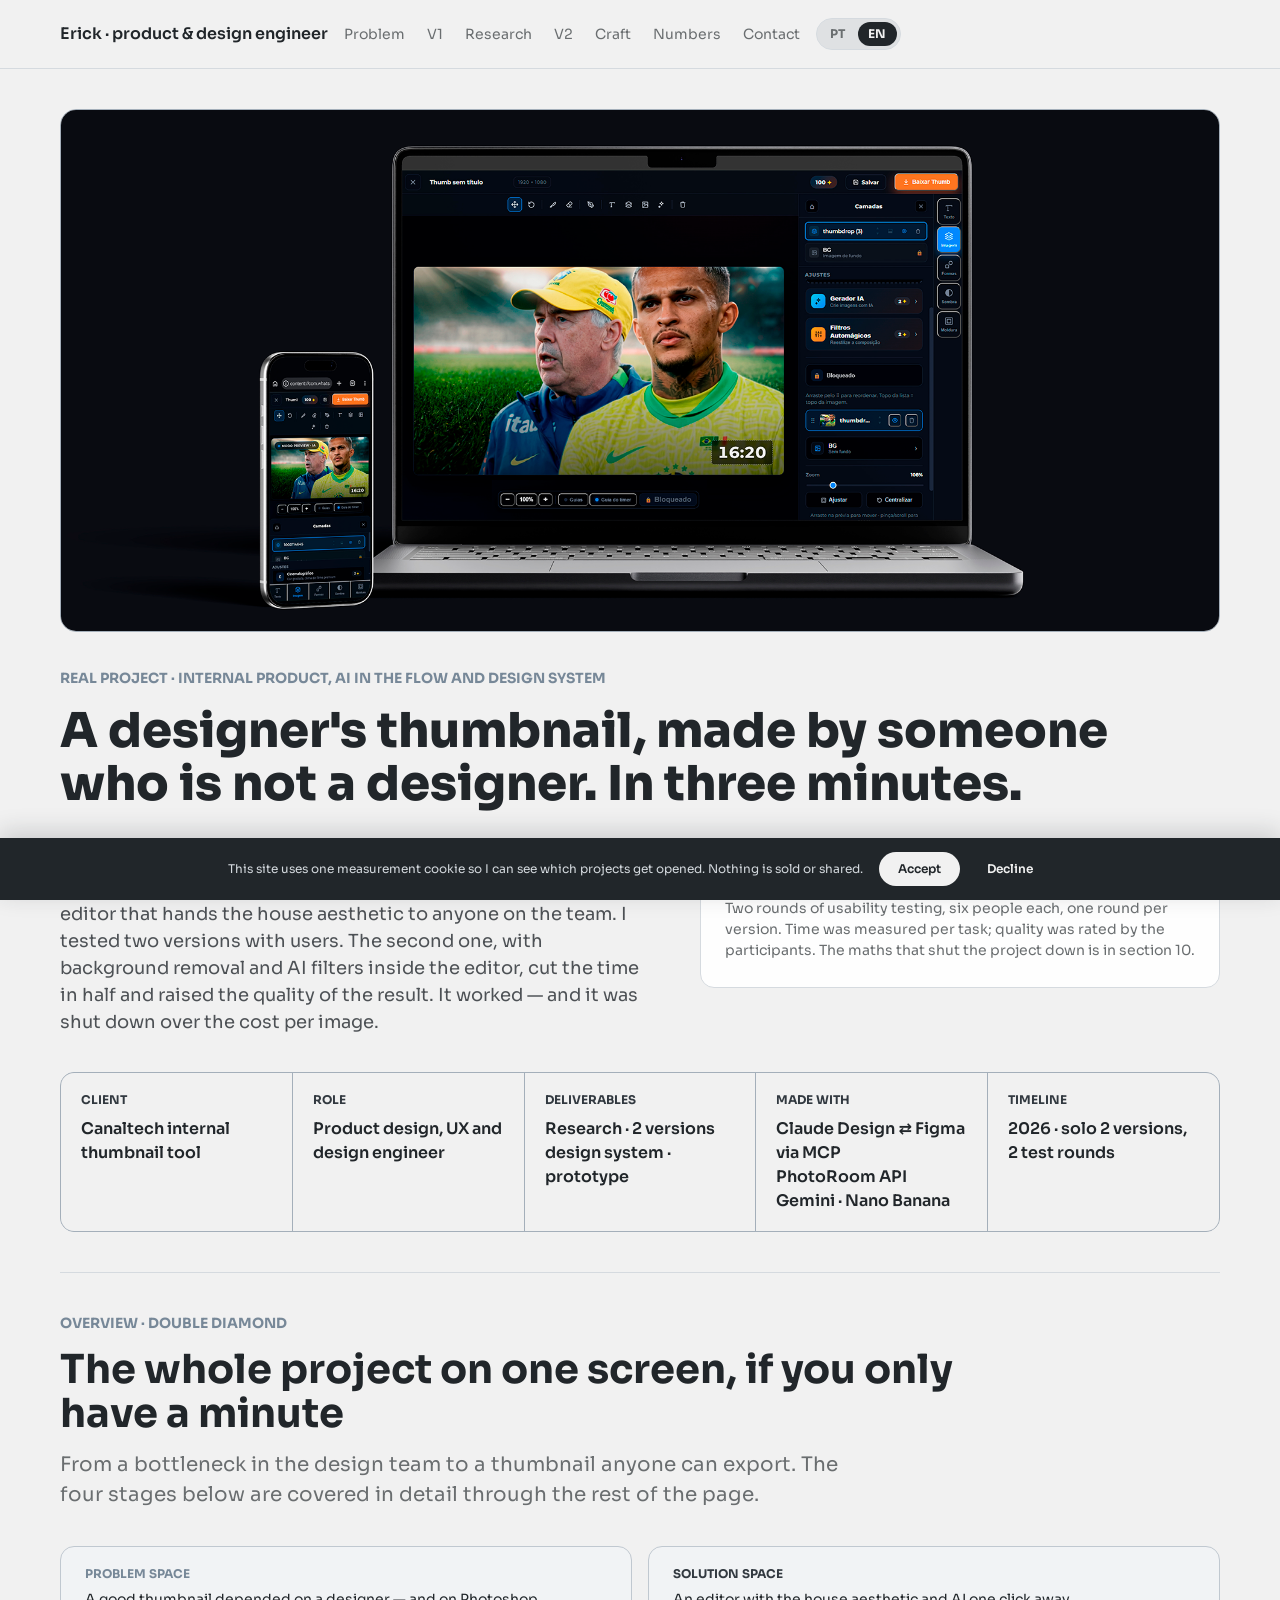
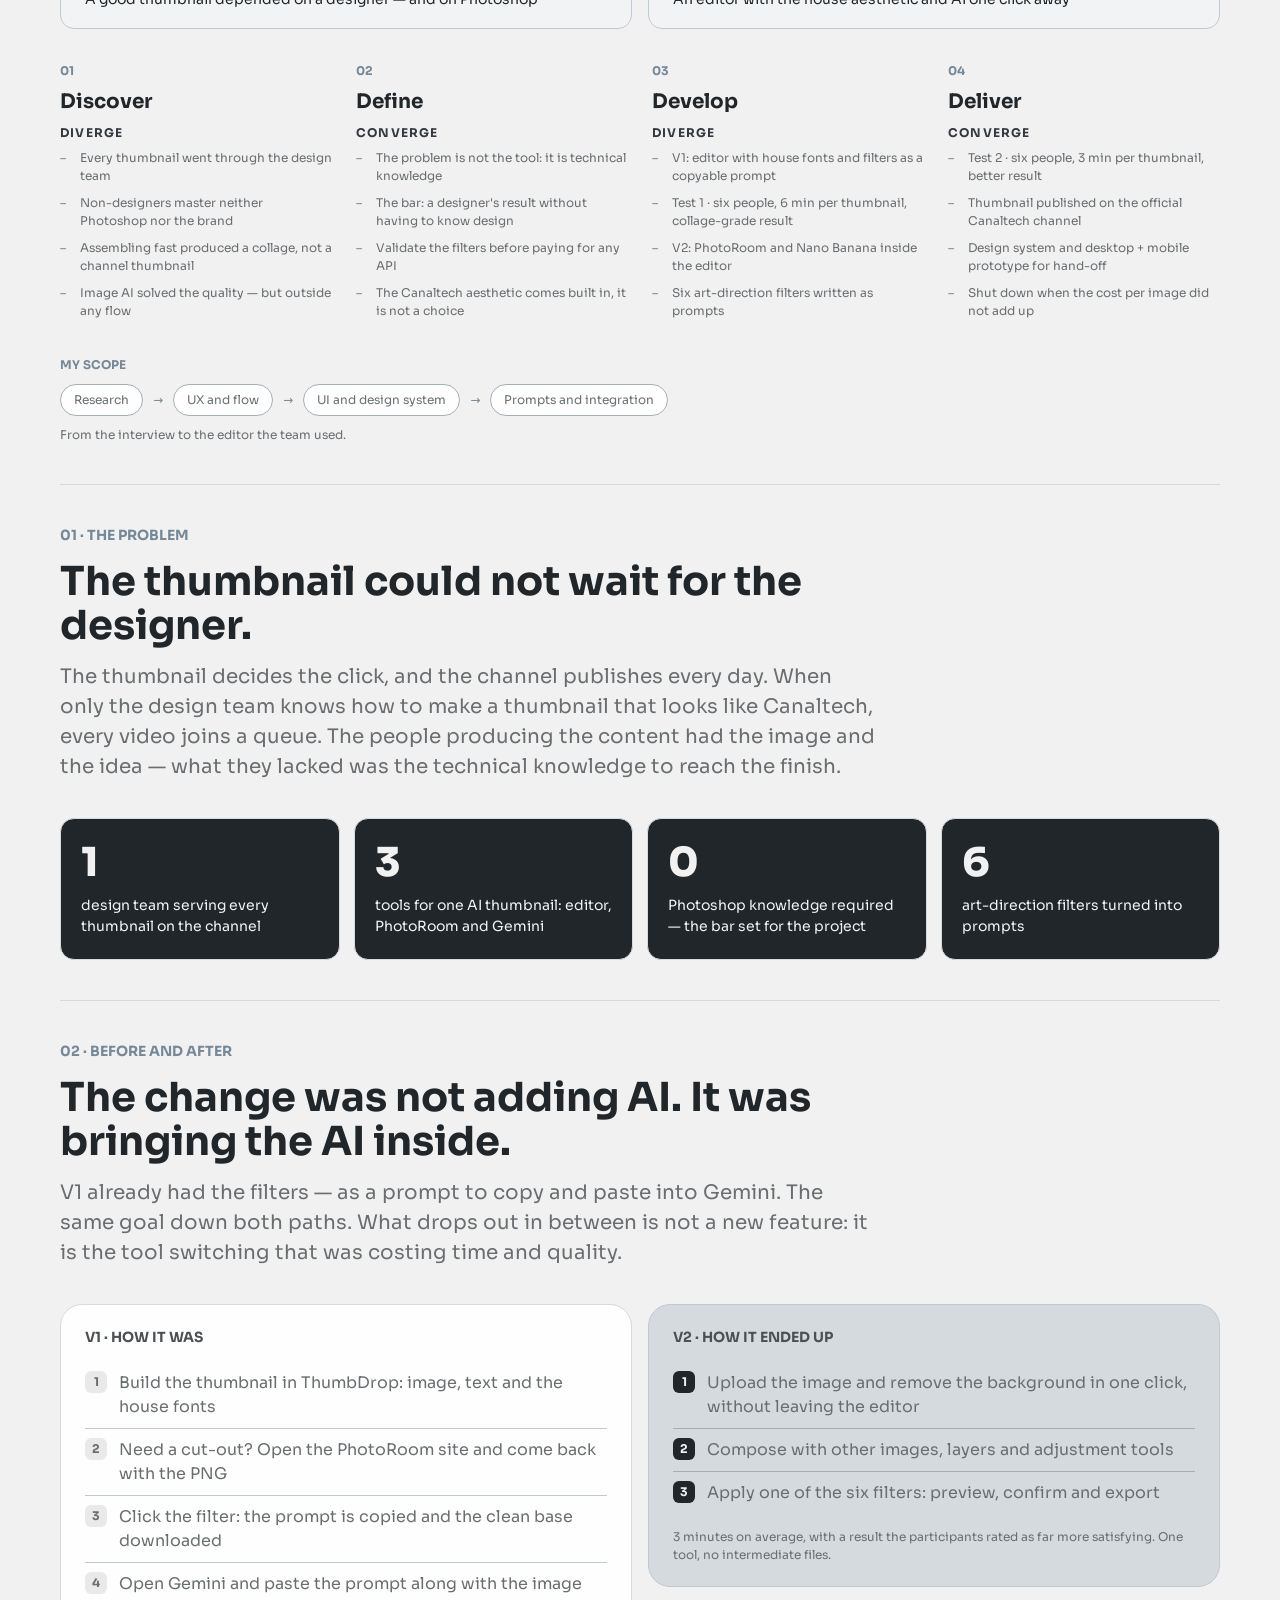
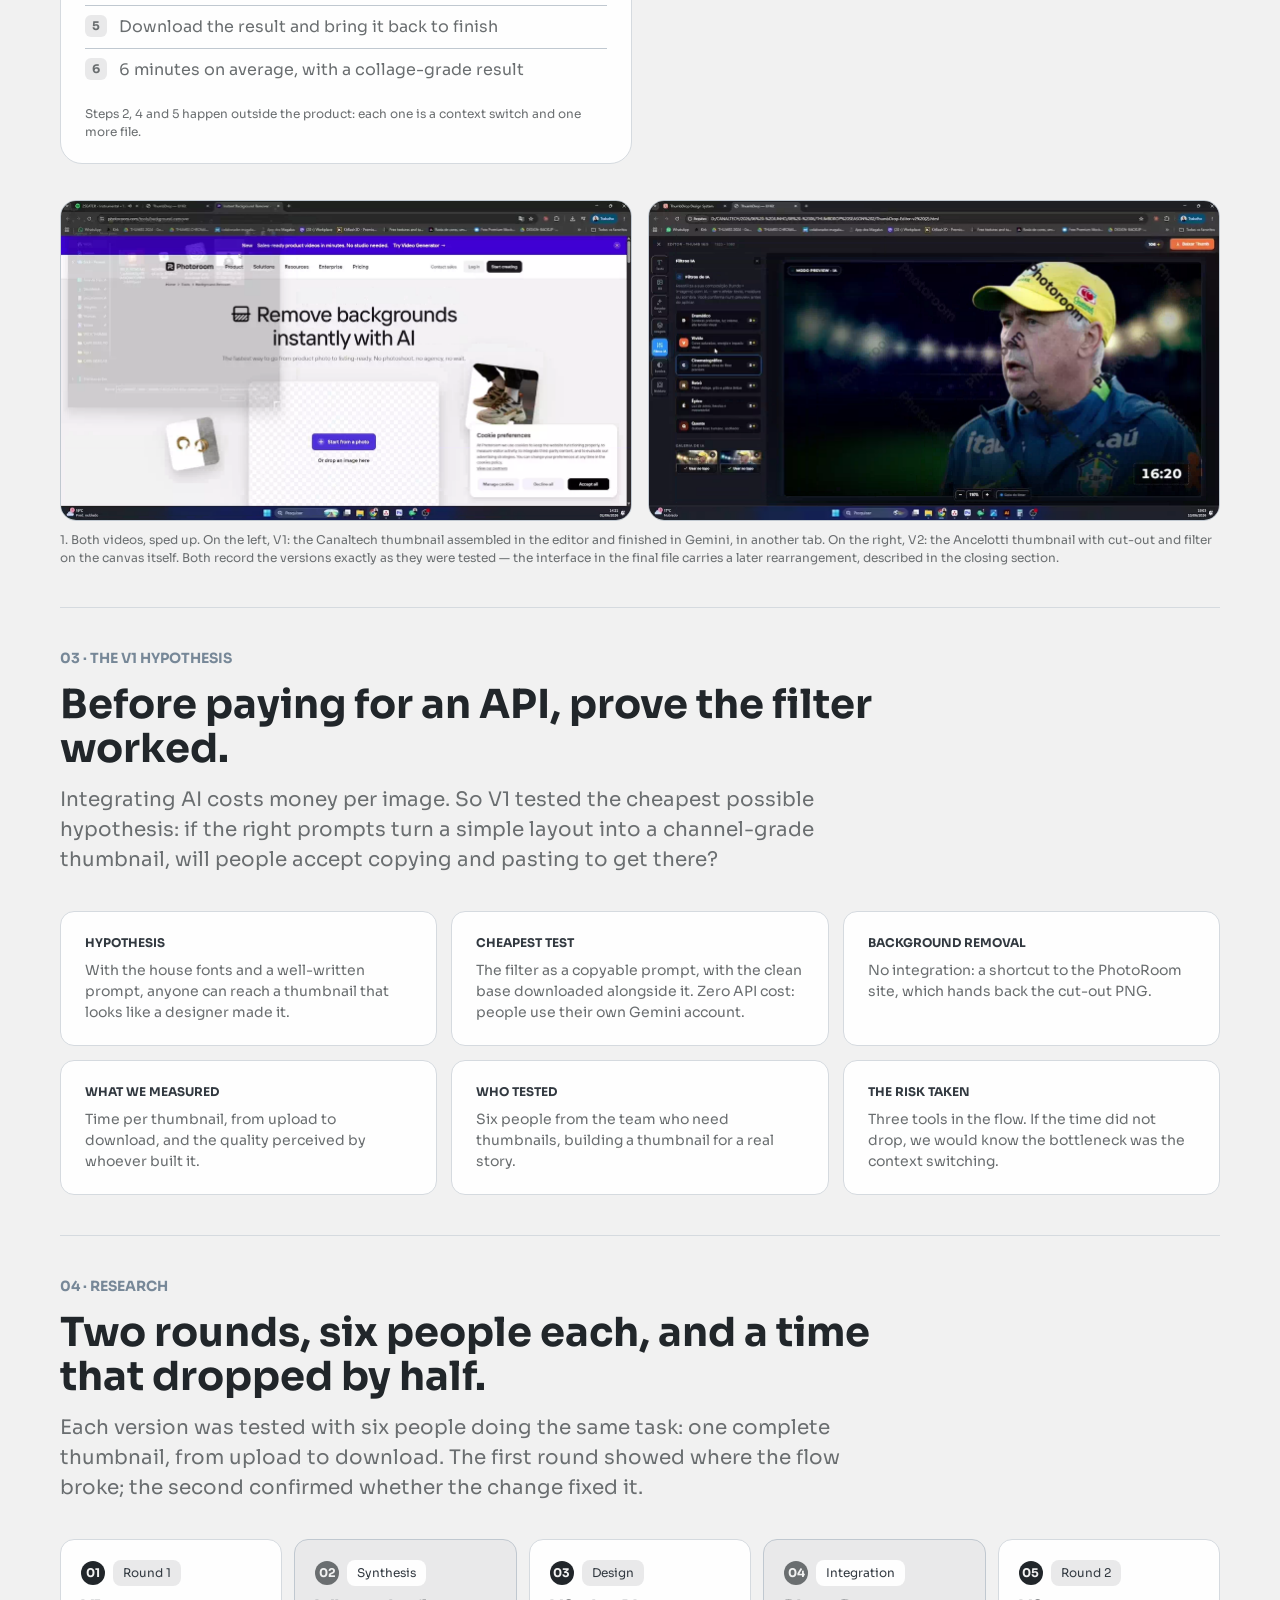
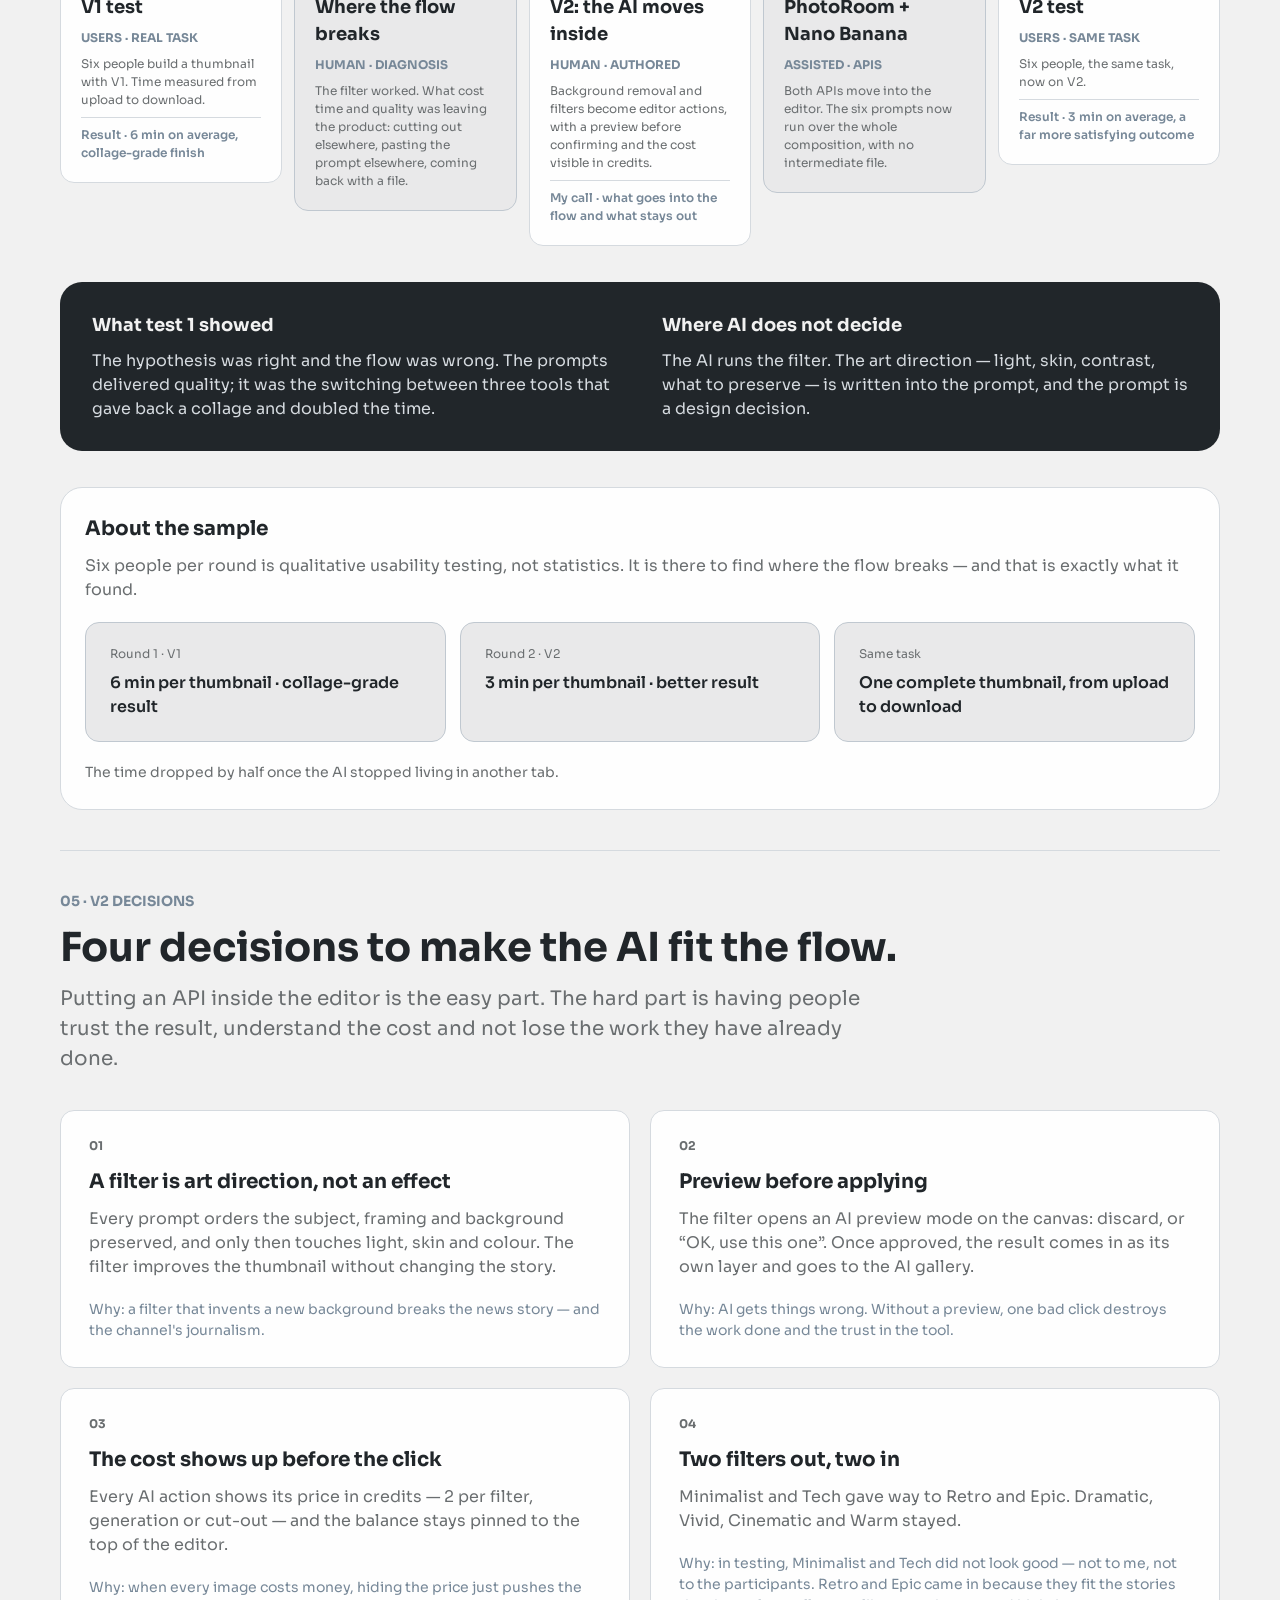
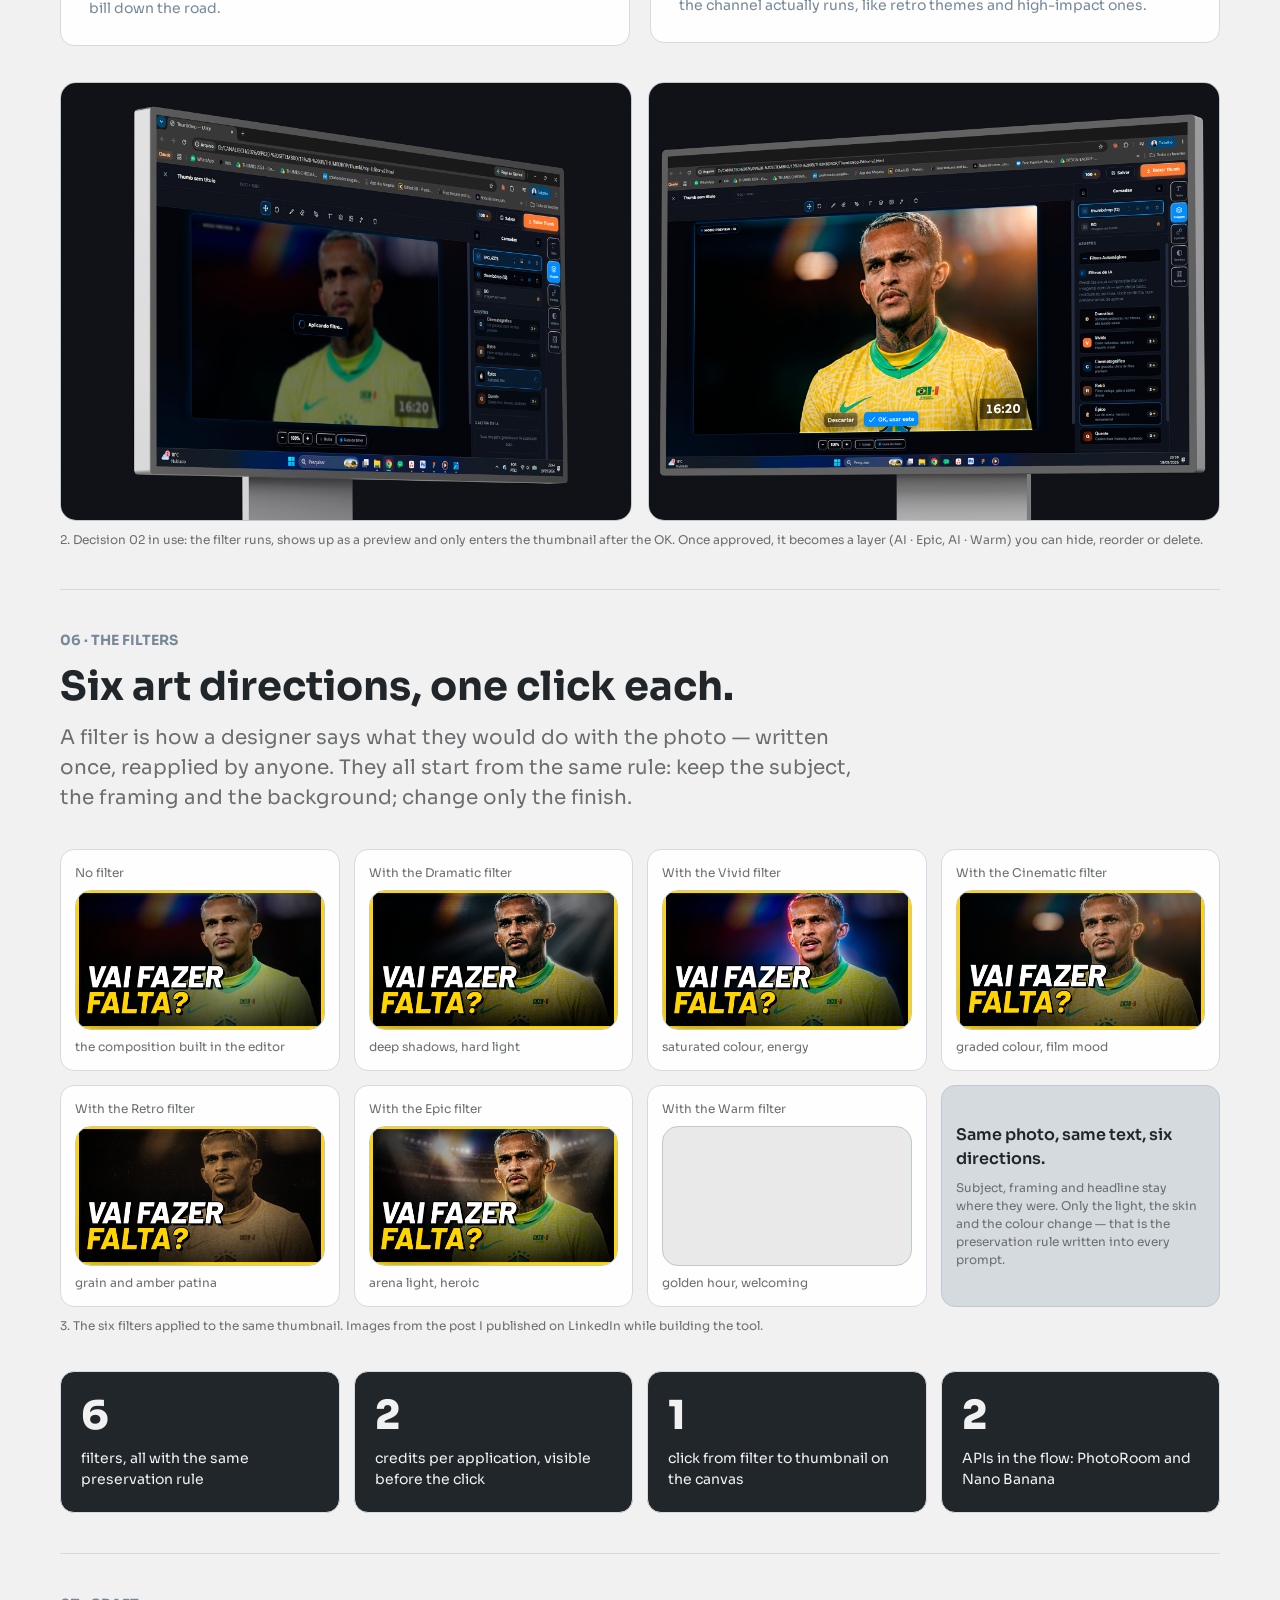
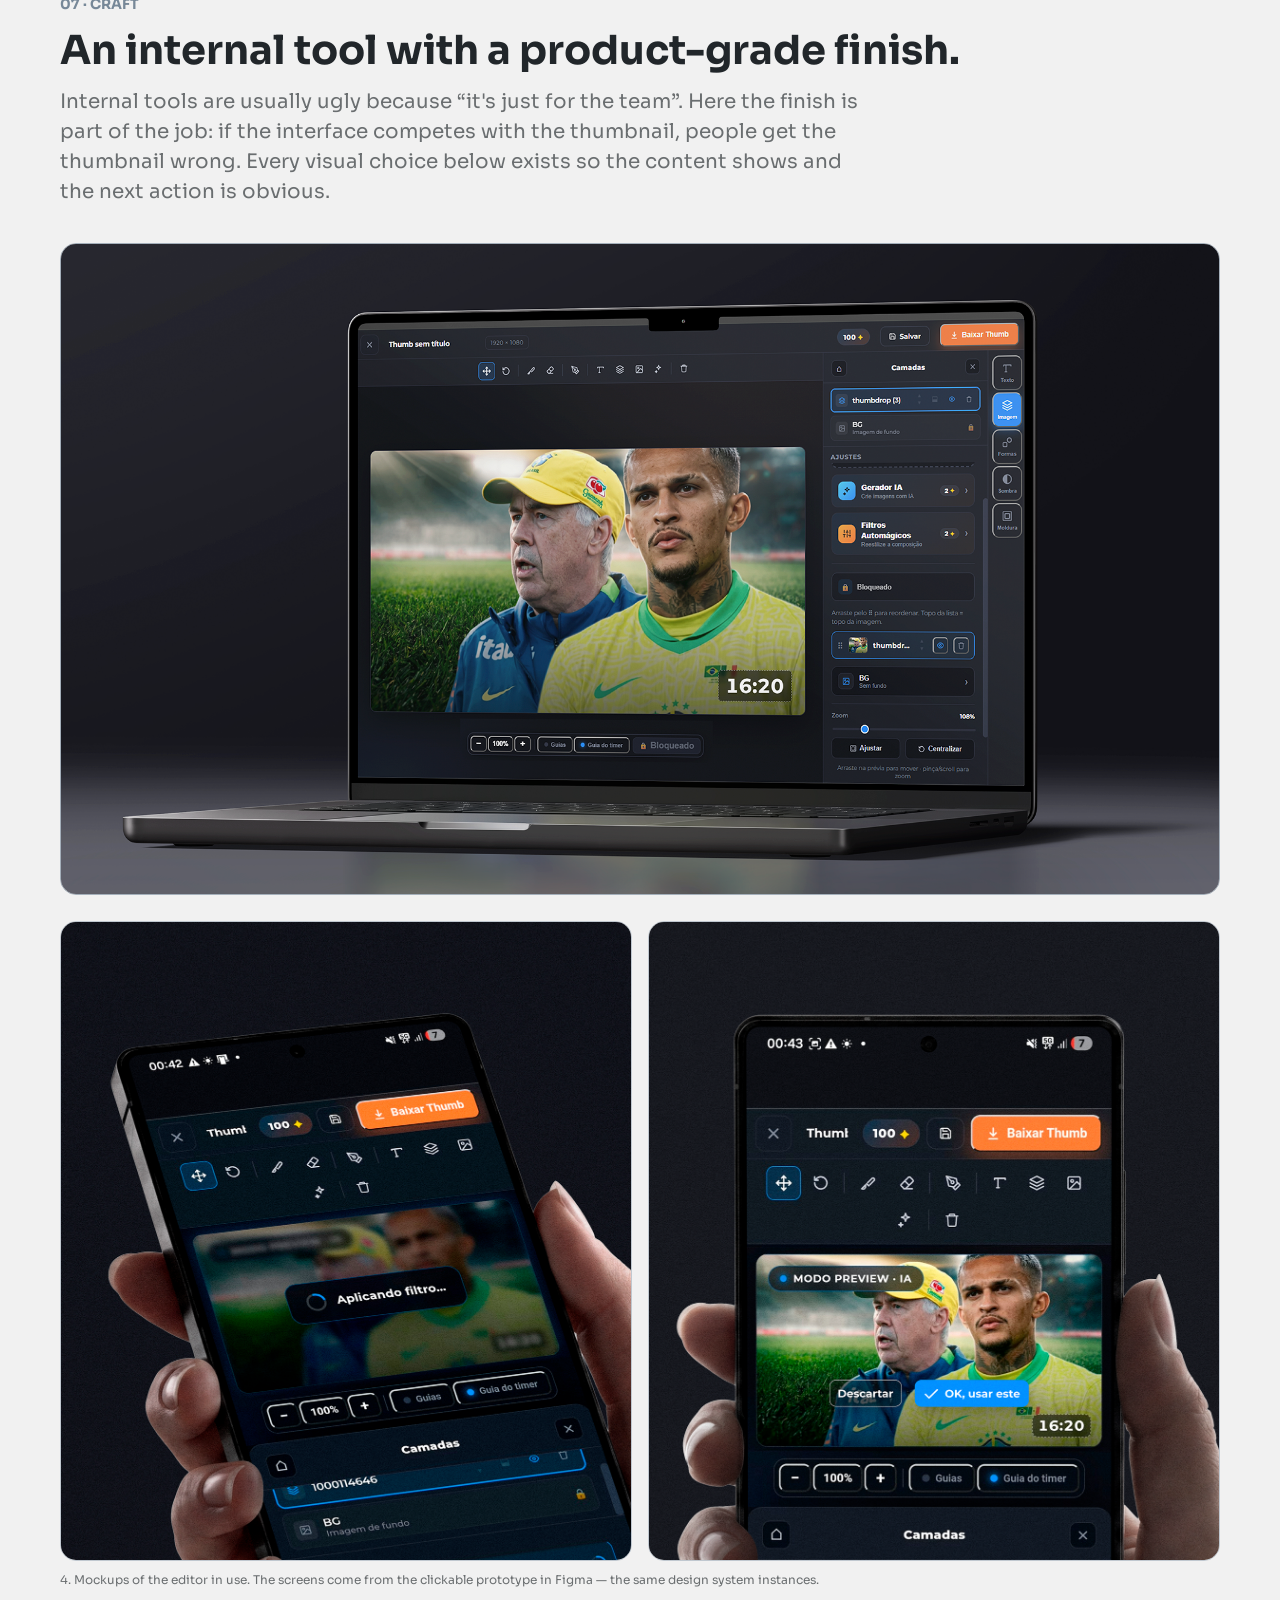
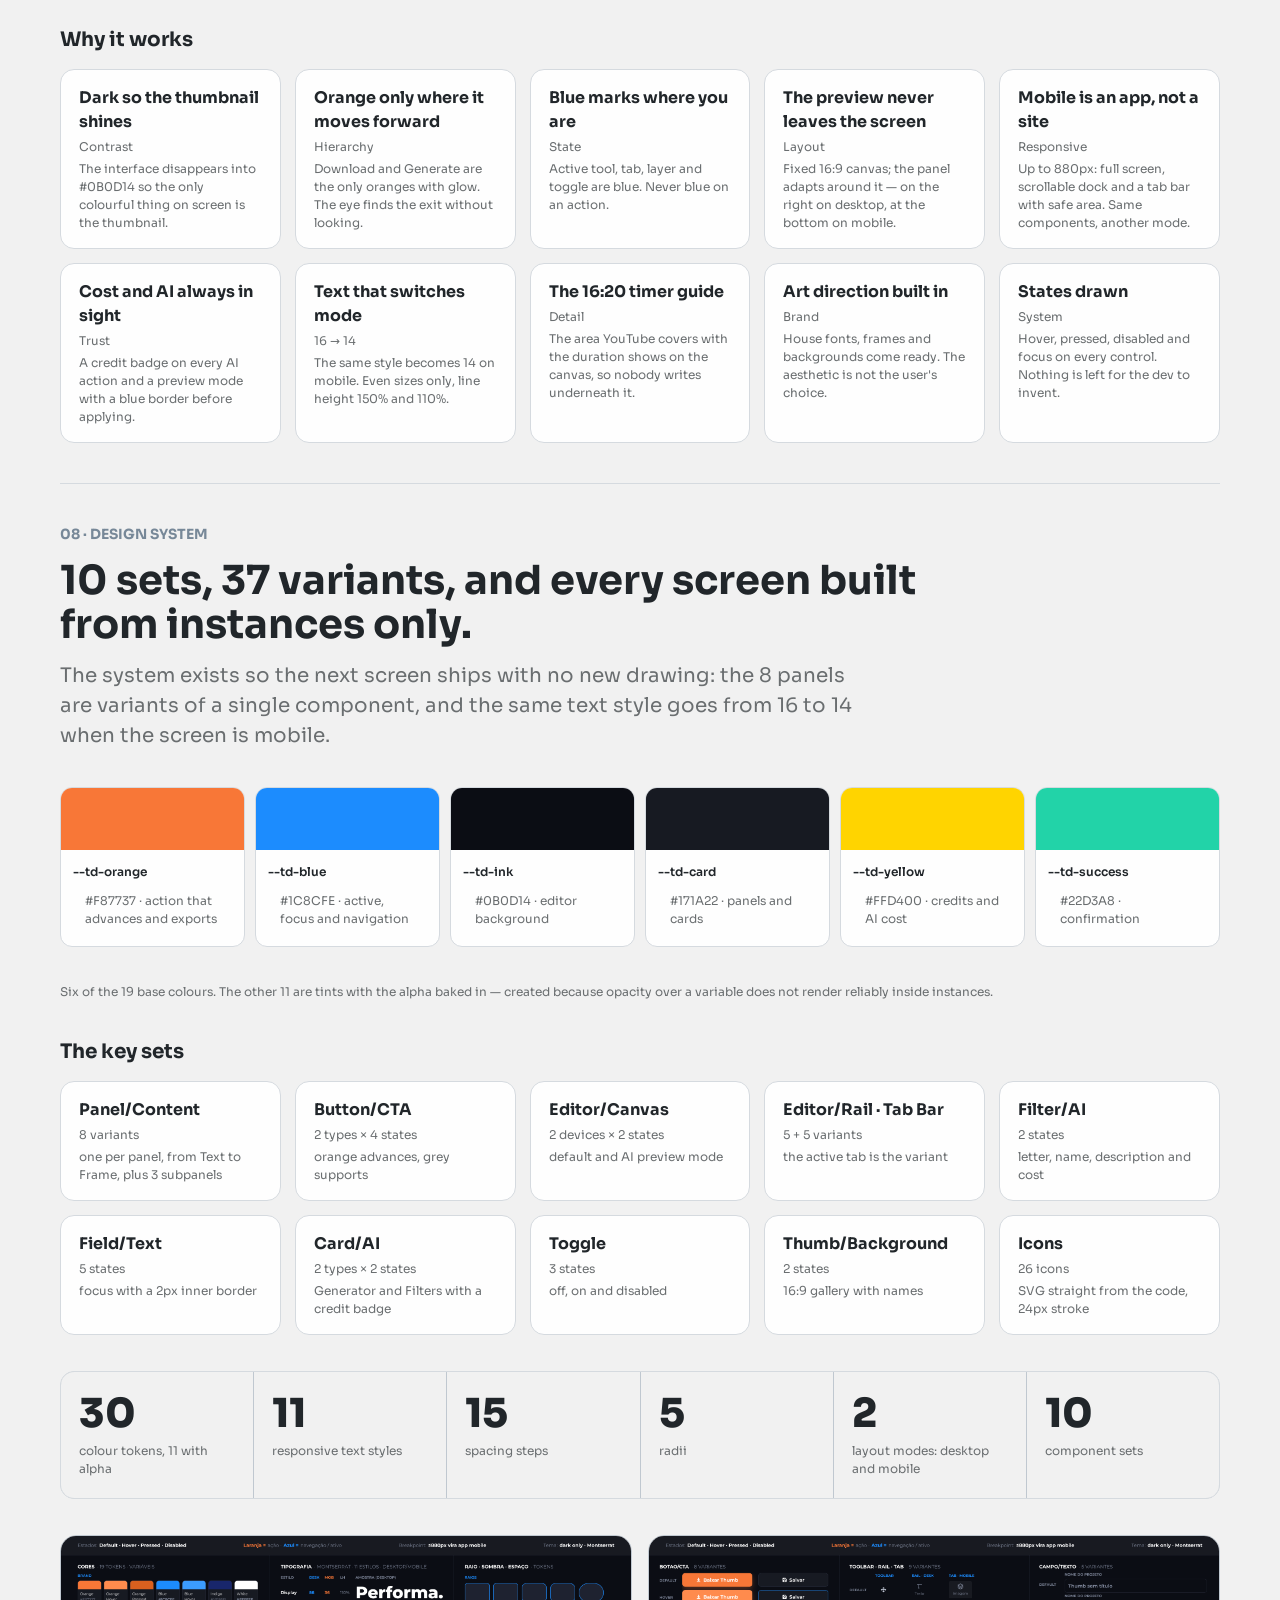
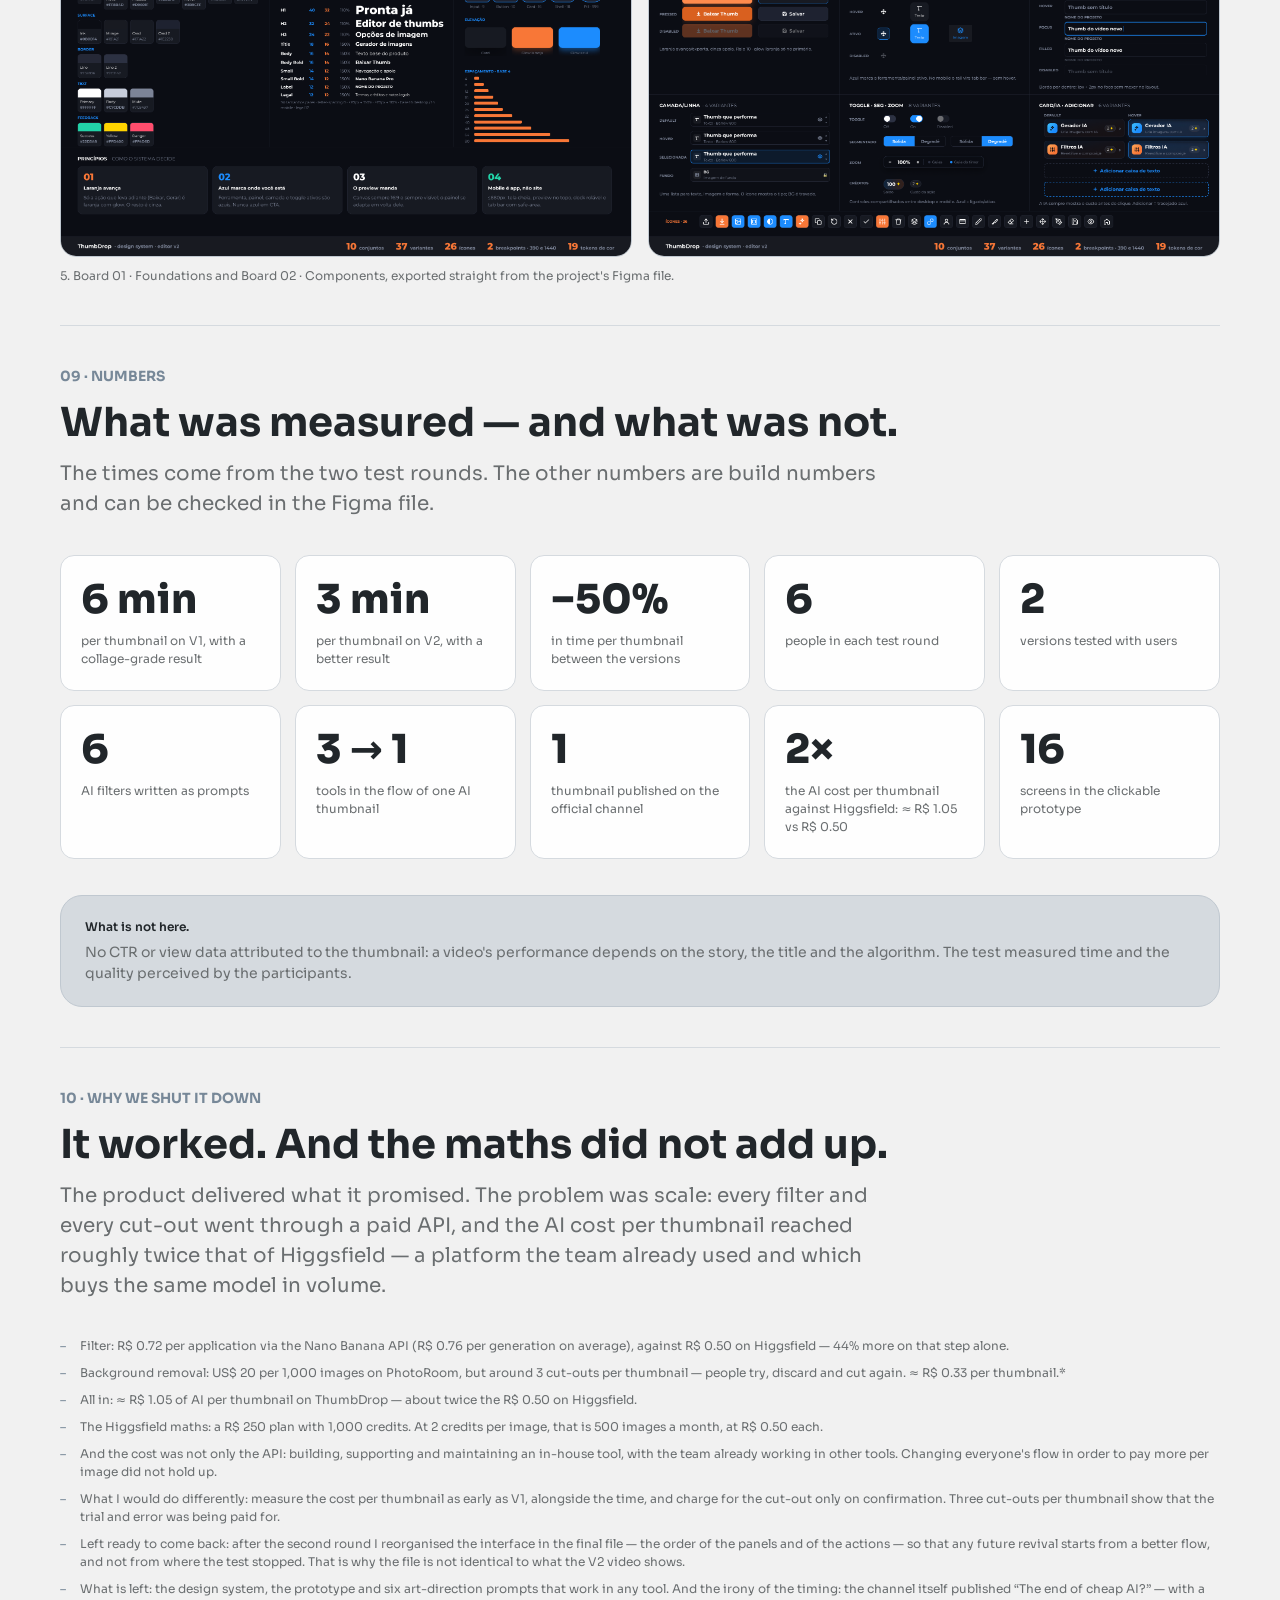
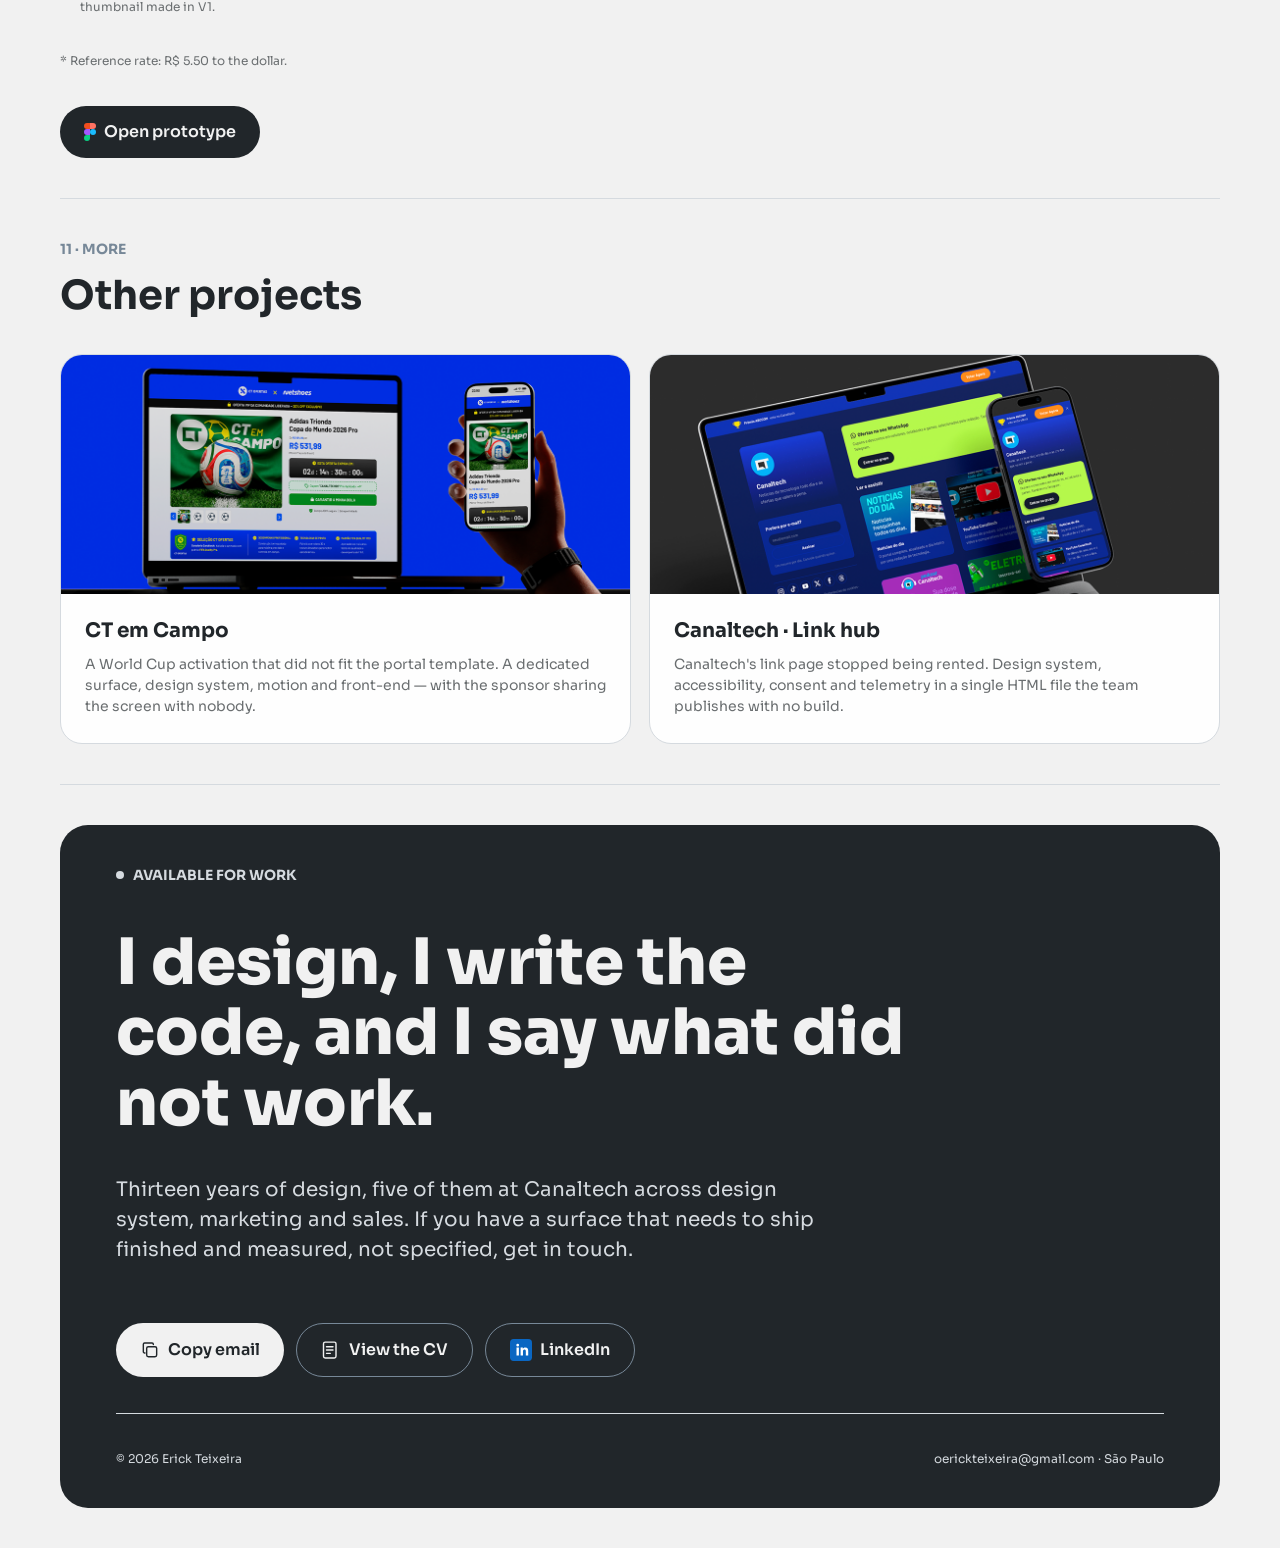
<file: thumbdrop.html>
<!DOCTYPE html>
<html lang="pt-BR">
<head>
<meta charset="UTF-8" />
<meta name="viewport" content="width=device-width, initial-scale=1.0" />
<!-- Consentimento (LGPD) — negado por padrão, liberado só depois do aceite -->
<script>
window.dataLayer=window.dataLayer||[];function gtag(){dataLayer.push(arguments);}
gtag('consent','default',{ad_storage:'denied',ad_user_data:'denied',ad_personalization:'denied',analytics_storage:'denied',wait_for_update:500});
try{if(localStorage.getItem('et_consentimento')==='aceito'){gtag('consent','update',{analytics_storage:'granted'});}}catch(e){}
</script>
<!-- Google tag (gtag.js) -->
<script async src="https://www.googletagmanager.com/gtag/js?id=G-TM34J12CLE"></script>
<script>
gtag('js', new Date());
gtag('config', 'G-TM34J12CLE');
</script>
<meta name="theme-color" content="#f1f1f1" />
<title>ThumbDrop · editor de thumbnails da Canaltech — Erick Teixeira</title>
<meta name="description" content="Thumb de designer, feita por quem não é designer. Um editor interno com IA no fluxo: duas rodadas de teste e o tempo por thumb caindo de seis para três minutos." />
<link rel="icon" href="data:image/svg+xml,%3Csvg xmlns='http://www.w3.org/2000/svg' viewBox='0 0 32 32'%3E%3Crect width='32' height='32' rx='7' fill='%2321262a'/%3E%3Ctext x='16' y='22' font-family='system-ui,sans-serif' font-size='17' font-weight='700' fill='%23f1f1f1' text-anchor='middle'%3EE%3C/text%3E%3C/svg%3E" />
<meta property="og:type" content="website" />
<meta property="og:site_name" content="Erick Teixeira" />
<meta property="og:title" content="Canaltech · Hub de links — Erick Teixeira" />
<meta property="og:description" content="A página de links deixou de ser alugada e passou a medir a si mesma. Design system, acessibilidade, consentimento e telemetria num HTML único." />
<meta property="og:image" content="assets/capa_canaltech_hub_links.png" />
<meta name="twitter:card" content="summary_large_image" />
<meta name="twitter:title" content="Canaltech · Hub de links — Erick Teixeira" />
<meta name="twitter:description" content="A página de links deixou de ser alugada e passou a medir a si mesma. Design system, acessibilidade, consentimento e telemetria num HTML único." />
<meta name="twitter:image" content="assets/capa_canaltech_hub_links.png" />
<link rel="preconnect" href="https://fonts.googleapis.com" />
<link rel="preconnect" href="https://fonts.gstatic.com" crossorigin />
<link href="https://fonts.googleapis.com/css2?family=Sora:wght@400;600;700;800&display=swap" rel="stylesheet" />
<link rel="stylesheet" href="assets/case.css" />
<style>
/* tokens próprios deste case (paleta do produto Canaltech) */
.espacos{display:grid;grid-template-columns:1fr 1fr;gap:16px}
/* no Figma (277:4938) a pílula tem fundo #f1f3f5 e fio #c0c8d0 */
.pill{display:flex;flex-direction:column;gap:6px;padding:18px 24px;
  background:#f1f3f5;border:1px solid var(--line-3);border-radius:var(--r-sm)}
/* as quatro etapas do double diamond ficam soltas: sem fio entre colunas */
.etapas{display:grid;grid-template-columns:repeat(4,1fr);gap:24px}
.etapa{display:flex;flex-direction:column;gap:10px}
.etapa__f{font-weight:700;font-size:12px;line-height:1;letter-spacing:.1em;
  text-transform:uppercase;color:var(--ink-2)}
.bul{display:grid;grid-template-columns:12px 1fr;gap:8px;align-items:start}
.bul span:first-child{color:var(--muted);font-size:12px}
.bul p{font-weight:400;font-size:12px;line-height:1.5;color:var(--body)}
/* no Figma (372:979) o bloco de número é a tinta neutra: a cor de marca do
   ThumbDrop só aparece nos tokens da seção 08. */
.nbox{background:var(--ink);border:1px solid var(--line);padding:22px 20px}
.nbox .num{color:#f1f1f1}
.nbox .nbox__d,.nbox .p12{color:#f1f3f5}
/* na seção 10 os mesmos blocos aparecem claros (277:5560) */
.nbox--claro{background:var(--tile);border-color:var(--line)}
.nbox--claro .num{color:var(--ink)}
.nbox--claro .nbox__d,.nbox--claro .p12{color:var(--body)}
.grade2{display:grid;grid-template-columns:repeat(3,1fr);gap:14px}
.grade2--3{grid-template-columns:repeat(3,1fr)}
.rbox{display:flex;flex-direction:column;gap:8px;padding:22px 24px;
  background:var(--tile);border:1px solid var(--line);border-radius:var(--r-sm)}
/* dentro do cartão claro do "mesmo método", as três caixas são cinza (#e9e9ea) */
.rbox--cinza{background:#e9e9ea;border-color:var(--line-3)}
/* 04 · decisões: dois cartões por linha, número pequeno acima do título (277:5230) */
.decisoes{display:grid;grid-template-columns:1fr 1fr;gap:20px;align-items:start}
.dbox{display:flex;flex-direction:column;gap:10px;padding:26px 28px;
  background:var(--tile);border:1px solid var(--line);border-radius:var(--r-sm)}
.dbox__n{font-weight:700;font-size:12px;line-height:1.5;color:var(--body);margin-bottom:2px}
/* o Figma não usa monoespaçada no corpo: os trechos de código vêm na mesma fonte */
code{font-family:inherit;font-size:inherit}
.dbox__pq{font-weight:400;font-size:14px;line-height:1.5;color:var(--muted);margin-top:10px}
.cons{display:grid;grid-template-columns:1fr 1fr;gap:16px;align-items:start}
/* 06 · método (277:5330): cada cartão tem a altura do próprio conteúdo,
   as etapas 02 e 04 vêm em cinza e o marcador é redondo — 03 em azul */
.ciclo{display:grid;grid-template-columns:repeat(5,1fr);gap:12px;align-items:start}
.et{display:flex;flex-direction:column;gap:8px;padding:20px;
  background:var(--tile);border:1px solid var(--line);border-radius:var(--r-sm)}
.et--alt{background:#e9e9ea;border-color:var(--line-3)}
.et__top{display:flex;align-items:center;gap:8px}
.et__n{width:24px;height:24px;border-radius:50%;display:grid;place-items:center;flex:none;
  background:var(--ink);color:var(--on-dark);font-weight:700;font-size:12px;line-height:1}
.et__n--cinza{background:var(--body)}
/* a etiqueta da ferramenta é uma pílula: cinza no cartão claro, branca no cinza */
.et__top .p12{padding:4px 10px;border-radius:8px;background:#e9e9ea;color:var(--ink-2)}
.et--alt .et__top .p12{background:#fefefe}
.et__d{font-weight:600;font-size:12px;line-height:1.5;color:var(--muted);
  padding-top:8px;margin-top:auto;border-top:1px solid var(--line)}
.dois{display:grid;grid-template-columns:1fr 1fr;gap:44px}
/* chamada do hero: 592 + 520 com gap 48, como no frame 277:4905 */
.chamada{display:grid;grid-template-columns:minmax(0,592fr) minmax(0,520fr);gap:48px;align-items:start}
.tokens{display:grid;grid-template-columns:repeat(6,1fr);gap:10px}
.token{background:var(--tile);border:1px solid var(--line);border-radius:var(--r-xs);overflow:hidden}
.token i{display:block;height:62px}
.token span{display:block;padding:9px 12px}
.comps{display:grid;grid-template-columns:repeat(5,1fr);gap:14px}
.comp{display:flex;flex-direction:column;gap:4px;padding:16px 18px;
  background:var(--tile);border:1px solid var(--line);border-radius:var(--r-sm)}
.cont{display:grid;grid-template-columns:repeat(6,1fr);gap:1px;background:var(--line-3);
  border:1px solid var(--line);border-radius:var(--r-sm);overflow:hidden}
.cont__i{display:flex;flex-direction:column;gap:6px;padding:20px 18px;background:var(--page)}
.boards{display:grid;grid-template-columns:1fr 1fr;gap:16px}
.eventos{display:grid;grid-template-columns:repeat(3,1fr);gap:16px}
.ev{display:flex;flex-direction:column;gap:8px;padding:22px 24px;
  background:var(--tile);border:1px solid var(--line);border-radius:var(--r-sm)}
/* no Figma o nome dos campos é uma pílula #e9e9ea, na mesma fonte do resto (277:5470) */
.ev code{align-self:flex-start;font-family:inherit;font-size:12px;line-height:1.5;
  color:var(--body);background:#e9e9ea;border-radius:8px;padding:5px 11px}
.perg{background:var(--ct-azul);color:var(--on-dark);border:1px solid var(--line-3);
  border-radius:var(--r-lg);padding:26px 24px;display:flex;flex-direction:column;gap:14px}
.perg .bul p{color:var(--on-dark-2);font-size:14px}
.perg .bul span:first-child{color:var(--on-dark-3)}
.grade3{display:grid;grid-template-columns:repeat(5,1fr);gap:14px}
.naoaqui{background:var(--line);border:1px solid var(--line-3);border-radius:var(--r-lg);
  padding:22px 24px;display:flex;flex-direction:column;gap:6px}
.comparacao{display:grid;grid-template-columns:1fr 1fr;gap:16px;align-items:start}
/* 277:5046 "como era": #fefefe / #d5dadf · 277:5075 "como ficou": #d5dadf / #c0c8d0 */
.comparacao .ad__col{padding:22px 24px;gap:0;background:var(--tile);border-color:var(--line)}
.comparacao .ad__col--dep{background:var(--line);border-color:var(--line-3)}
.comparacao .eyebrow{color:var(--body)}
.comparacao .ad__col--dep .eyebrow{color:var(--ink)}
.comparacao .passos{padding-top:14px}
.comparacao .passo{padding-block:9px;border-bottom:1px solid var(--line-3)}
.comparacao .ad__col--dep .passo{border-bottom-color:var(--line-2)}
.comparacao .passo:last-child{border-bottom:0}
.comparacao > div > .p12{padding-top:14px}
.capturas{display:grid;grid-template-columns:1fr 1fr;gap:16px}
@media (max-width:1023px){
  .espacos,.cons,.dois,.boards,.comparacao,.capturas,.chamada{grid-template-columns:1fr}
  .etapas{grid-template-columns:1fr 1fr}
  .grade2,.grade2--3,.eventos{grid-template-columns:1fr}
  .ciclo,.comps,.grade3{grid-template-columns:1fr 1fr}
  .tokens{grid-template-columns:repeat(3,1fr)}
  .cont{grid-template-columns:1fr 1fr 1fr}
}
@media (max-width:767px){
  .etapas,.ciclo,.comps,.grade3{grid-template-columns:1fr}
  .tokens{grid-template-columns:1fr 1fr}
  .cont{grid-template-columns:1fr 1fr}
  .decisoes{grid-template-columns:1fr}
  .dbox{padding:20px 22px}
}

/* 06 · filtros: sete amostras 16:9 numa grade de quatro, mais a nota de fecho */
.filtros{display:grid;grid-template-columns:repeat(4,1fr);gap:14px}
.filtro{display:flex;flex-direction:column;gap:8px;margin:0;padding:14px;
  background:var(--tile);border:1px solid var(--line);border-radius:var(--r-sm)}
.filtro__t{font-weight:600;font-size:12px;line-height:1.5;color:var(--ink)}
.filtro--nota{justify-content:center;background:var(--line);border-color:var(--line-3)}
@media (max-width:1023px){.filtros{grid-template-columns:1fr 1fr}}
@media (max-width:767px){.filtros{grid-template-columns:1fr}}
</style>
</head>
<body>
<a href="#problema" class="sr-only">Pular para o conteúdo</a>

<header class="topo">
  <div class="wrap topo__in">
    <a class="topo__nome" href="index.html">Erick · product &amp; design engineer</a>
    <nav class="menu" aria-label="Seções do case">
      <a href="#problema">Problema</a><a href="#v1">V1</a>
      <a href="#pesquisa">Pesquisa</a><a href="#v2">V2</a>
      <a href="#craft">Craft</a><a href="#numeros">Números</a>
      <a href="#contato">Contato</a>
    </nav>
  </div>
</header>

<main>
<!-- HERO -->
<section class="wrap sec"><div class="stack" style="gap:36px">
  <div class="shot shot--hero" style="aspect-ratio:1160/523">
    <img src="assets/abertura_thumbdrop.png" width="1160" height="523"
         data-desc="Abertura · o editor ThumbDrop no desktop e no mobile"
         alt="O editor ThumbDrop aberto no notebook e no celular" />
  </div>
  <div class="stack" style="gap:16px">
    <p class="eyebrow">Projeto real · produto interno, IA no fluxo e design system</p>
    <h1 class="h1">Thumb de designer, feita por quem não é designer. Em três minutos.</h1>
  </div>
  <div class="chamada">
    <p class="intro">A Canaltech publica vídeo todo dia, e toda thumbnail passava pelo time de
      design. Desenhei o ThumbDrop: um editor interno que entrega a estética da casa para qualquer
      pessoa do time. Testei duas versões com usuários. A segunda, com remoção de fundo e filtros
      de IA dentro do editor, cortou o tempo pela metade e subiu o nível do resultado. Funcionou —
      e foi encerrado pelo custo por imagem.</p>
    <aside class="card card--sm">
      <p class="s12">Sobre os números.</p>
      <p class="p14" style="margin-top:6px">Duas rodadas de teste de usabilidade, seis pessoas em
        cada, uma por versão. O tempo foi medido por tarefa; a qualidade, avaliada pelos
        participantes. A conta que encerrou o projeto está na seção 10.</p>
    </aside>
  </div>
  <dl class="ficha">
    <div class="ficha__i"><dt class="lb">Cliente</dt><dd class="ficha__v">Canaltech
ferramenta interna de thumbnails</dd></div>
    <div class="ficha__i"><dt class="lb">Papel</dt><dd class="ficha__v">Product design, UX
e design engineer</dd></div>
    <div class="ficha__i"><dt class="lb">Entregas</dt><dd class="ficha__v">Pesquisa · 2 versões
design system · protótipo</dd></div>
    <div class="ficha__i"><dt class="lb">Feito com</dt><dd class="ficha__v">Claude Design ⇄ Figma via MCP
PhotoRoom API
Gemini · Nano Banana</dd></div>
    <div class="ficha__i"><dt class="lb">Período</dt><dd class="ficha__v">2026 · solo
2 versões, 2 rodadas de teste</dd></div>
  </dl>
</div></section>

<!-- VISÃO GERAL -->
<section class="wrap sec"><div class="stack" style="gap:36px">
  <div class="head">
    <p class="eyebrow">Visão geral · Double Diamond</p>
    <h2 class="h2">O projeto inteiro em uma tela, se você só tiver um minuto</h2>
    <p class="lead">Do gargalo no time de design até a thumb que qualquer pessoa exporta. As quatro
      etapas abaixo aparecem em detalhe no resto da página.</p>
  </div>
  <div class="espacos">
    <div class="pill"><p class="lb" style="color:var(--muted)">Espaço do problema</p>
      <p class="p14" style="color:var(--ink)">Thumb boa dependia de designer — e de Photoshop</p></div>
    <div class="pill"><p class="lb" style="color:var(--ink-2)">Espaço da solução</p>
      <p class="p14" style="color:var(--ink)">Um editor com a estética da casa e a IA a um clique</p></div>
  </div>
  <div class="etapas">
    <div class="etapa"><p class="idx" style="color:var(--muted)">01</p><h3 class="t20">Descobrir</h3>
      <p class="etapa__f">Diverge</p>
      <div class="bullets">
        <div class="bul"><span>–</span><p>Toda thumbnail passava pelo time de design</p></div>
        <div class="bul"><span>–</span><p>Quem não é designer não domina Photoshop nem a marca</p></div>
        <div class="bul"><span>–</span><p>Montar rápido gerava colagem, não thumb de canal</p></div>
        <div class="bul"><span>–</span><p>IA de imagem resolvia a qualidade — mas fora de qualquer fluxo</p></div>
      </div></div>
    <div class="etapa"><p class="idx" style="color:var(--muted)">02</p><h3 class="t20">Definir</h3>
      <p class="etapa__f">Converge</p>
      <div class="bullets">
        <div class="bul"><span>–</span><p>O problema não é ferramenta: é conhecimento técnico</p></div>
        <div class="bul"><span>–</span><p>Critério: resultado de designer sem precisar saber design</p></div>
        <div class="bul"><span>–</span><p>Validar os filtros antes de pagar qualquer API</p></div>
        <div class="bul"><span>–</span><p>A estética da Canaltech vem pronta, não é escolha</p></div>
      </div></div>
    <div class="etapa"><p class="idx" style="color:var(--muted)">03</p><h3 class="t20">Desenvolver</h3>
      <p class="etapa__f">Diverge</p>
      <div class="bullets">
        <div class="bul"><span>–</span><p>V1: editor com fontes da casa e filtros como prompt copiável</p></div>
        <div class="bul"><span>–</span><p>Teste 1 · seis pessoas, 6 min por thumb, resultado de colagem</p></div>
        <div class="bul"><span>–</span><p>V2: PhotoRoom e Nano Banana dentro do editor</p></div>
        <div class="bul"><span>–</span><p>Seis filtros de direção de arte escritos como prompt</p></div>
      </div></div>
    <div class="etapa"><p class="idx" style="color:var(--muted)">04</p><h3 class="t20">Entregar</h3>
      <p class="etapa__f">Converge</p>
      <div class="bullets">
        <div class="bul"><span>–</span><p>Teste 2 · seis pessoas, 3 min por thumb, resultado superior</p></div>
        <div class="bul"><span>–</span><p>Thumbnail publicada no canal oficial da Canaltech</p></div>
        <div class="bul"><span>–</span><p>Design system e protótipo desktop + mobile para hand-off</p></div>
        <div class="bul"><span>–</span><p>Encerrado quando o custo por imagem não fechou</p></div>
      </div></div>
  </div>
  <div class="chips">
    <p class="lb" style="width:100%;color:var(--muted)">Meu escopo</p>
    <span class="chip">Pesquisa</span><span class="seta">→</span>
    <span class="chip">UX e fluxo</span><span class="seta">→</span>
    <span class="chip">UI e design system</span><span class="seta">→</span>
    <span class="chip">Prompts e integração</span>
    <p class="p12" style="width:100%">Da entrevista ao editor que o time usou.</p>
  </div>
</div></section>

<!-- 01 PROBLEMA -->
<section class="wrap sec" id="problema"><div class="stack" style="gap:36px">
  <div class="head">
    <p class="eyebrow">01 · O problema</p>
    <h2 class="h2">A thumb não podia esperar o designer.</h2>
    <p class="lead">Thumbnail decide o clique, e o canal publica todo dia. Quando só o time de
      design sabe fazer uma thumb com a cara da Canaltech, cada vídeo entra numa fila. Quem produz
      o conteúdo tinha a imagem e a ideia — faltava o conhecimento técnico para chegar no
      acabamento.</p>
  </div>
  <div class="nboxes">
    <div class="nbox"><p class="num">1</p><p class="nbox__d">time de design atendendo todas as thumbs do canal</p></div>
    <div class="nbox"><p class="num">3</p><p class="nbox__d">ferramentas para uma thumb com IA: editor, PhotoRoom e Gemini</p></div>
    <div class="nbox"><p class="num">0</p><p class="nbox__d">conhecimento de Photoshop exigido — o critério do projeto</p></div>
    <div class="nbox"><p class="num">6</p><p class="nbox__d">filtros de direção de arte convertidos em prompt</p></div>
  </div>
</div></section>

<!-- 02 ANTES E DEPOIS -->
<section class="wrap sec"><div class="stack" style="gap:36px">
  <div class="head">
    <p class="eyebrow">02 · Antes e depois</p>
    <h2 class="h2">A mudança não foi colocar IA. Foi trazer a IA para dentro.</h2>
    <p class="lead">A V1 já tinha os filtros — como prompt para copiar e colar no Gemini. O mesmo
      objetivo pelos dois caminhos. O que sai no meio não é recurso novo: é a troca de ferramenta
      que custava tempo e qualidade.</p>
  </div>
  <div class="comparacao">
    <div class="ad__col">
      <p class="eyebrow" style="color:var(--soft)">V1 · como era</p>
      <div class="passos">
        <div class="passo"><span class="passo__n">1</span><p class="p12">Monta a thumb no ThumbDrop: imagem, texto e as fontes da casa</p></div>
        <div class="passo"><span class="passo__n">2</span><p class="p12">Precisa recortar? Abre o site do PhotoRoom e volta com o PNG</p></div>
        <div class="passo"><span class="passo__n">3</span><p class="p12">Clica no filtro: o prompt é copiado e a base limpa, baixada</p></div>
        <div class="passo"><span class="passo__n">4</span><p class="p12">Abre o Gemini e cola o prompt junto com a imagem</p></div>
        <div class="passo"><span class="passo__n">5</span><p class="p12">Baixa o resultado e traz de volta para finalizar</p></div>
        <div class="passo"><span class="passo__n">6</span><p class="p12">6 minutos em média, com resultado de colagem</p></div>
      </div>
      <p class="p12">Os passos 2, 4 e 5 acontecem fora do produto: cada um é uma troca de contexto
        e um arquivo a mais.</p>
    </div>
    <div class="ad__col ad__col--dep">
      <p class="eyebrow" style="color:var(--soft)">V2 · como ficou</p>
      <div class="passos">
        <div class="passo"><span class="passo__n">1</span><p class="p12">Sobe a imagem e remove o fundo com um clique, sem sair do editor</p></div>
        <div class="passo"><span class="passo__n">2</span><p class="p12">Compõe com outras imagens, camadas e ferramentas de ajuste</p></div>
        <div class="passo"><span class="passo__n">3</span><p class="p12">Aplica um dos seis filtros: preview, confirma e exporta</p></div>
      </div>
      <p class="p12">3 minutos em média, com resultado que os participantes avaliaram como muito
        mais satisfatório. Uma ferramenta, nenhum arquivo intermediário.</p>
    </div>
  </div>
  <figure class="fig">
    <div class="capturas">
      <div class="shot" style="aspect-ratio:572/321">
        <img src="assets/thumbdrop_v1.webp" width="572" height="321"
             data-desc="Vídeo · V1 · thumb finalizada no Gemini"
             alt="Vídeo acelerado da V1: montagem no editor e filtro aplicado no Gemini"
             loading="lazy" decoding="async" />
      </div>
      <div class="shot" style="aspect-ratio:572/321">
        <img src="assets/thumbdrop_v2.webp" width="572" height="321"
             data-desc="Vídeo · V2 · recorte e filtro no próprio canvas"
             alt="Vídeo acelerado da V2: recorte e filtro aplicados dentro do editor"
             loading="lazy" decoding="async" />
      </div>
    </div>
    <figcaption>1. Os dois vídeos, acelerados. À esquerda, a V1: a thumb do Canaltech montada no
      editor e finalizada no Gemini, em outra aba. À direita, a V2: a thumb do Ancelotti com
      recorte e filtro no próprio canvas. Os dois registram as versões como foram testadas — a
      interface do arquivo final traz um rearranjo posterior, descrito no encerramento.</figcaption>
  </figure>
</div></section>

<!-- 03 HIPÓTESE V1 -->
<section class="wrap sec" id="v1"><div class="stack" style="gap:36px">
  <div class="head">
    <p class="eyebrow">03 · A hipótese da V1</p>
    <h2 class="h2">Antes de pagar uma API, provar que o filtro funcionava.</h2>
    <p class="lead">Integrar IA custa dinheiro por imagem. Então a V1 testou a hipótese mais barata
      possível: se os prompts certos transformam uma montagem simples em thumb de canal, a pessoa
      aceita copiar e colar para chegar lá?</p>
  </div>
  <div class="grade2">
    <div class="rbox"><p class="lb">Hipótese</p><p class="p14">Com as fontes da casa e um prompt bem escrito, qualquer pessoa chega numa thumb com cara de designer.</p></div>
    <div class="rbox"><p class="lb">Teste mais barato</p><p class="p14">Filtro como prompt copiável, com a base limpa baixada junto. Zero custo de API: a pessoa usa a própria conta do Gemini.</p></div>
    <div class="rbox"><p class="lb">Remoção de fundo</p><p class="p14">Sem integração: um atalho para o site do PhotoRoom, que devolve o PNG recortado.</p></div>
    <div class="rbox"><p class="lb">O que medimos</p><p class="p14">Tempo por thumb, do upload ao download, e a qualidade percebida por quem montou.</p></div>
    <div class="rbox"><p class="lb">Quem testou</p><p class="p14">Seis pessoas do time que precisam de thumb, montando uma thumb de pauta real.</p></div>
    <div class="rbox"><p class="lb">O risco assumido</p><p class="p14">Três ferramentas no fluxo. Se o tempo não caísse, saberíamos se o gargalo era a troca de contexto.</p></div>
  </div>
</div></section>

<!-- 04 PESQUISA -->
<section class="wrap sec" id="pesquisa"><div class="stack" style="gap:36px">
  <div class="head">
    <p class="eyebrow">04 · Pesquisa</p>
    <h2 class="h2">Duas rodadas, seis pessoas cada, e um tempo que caiu pela metade.</h2>
    <p class="lead">Cada versão foi testada com seis pessoas fazendo a mesma tarefa: uma thumb
      completa, do upload ao download. A primeira rodada mostrou onde o fluxo quebrava; a segunda
      confirmou se a mudança resolvia.</p>
  </div>
  <div class="ciclo">
    <div class="et"><div class="et__top"><span class="et__n">01</span><span class="p12">Rodada 1</span></div>
      <h3 class="t18">Teste da V1</h3><p class="eyebrow" style="font-size:12px">Usuários · tarefa real</p>
      <p class="p12">Seis pessoas montam uma thumb com a V1. Tempo medido do upload ao download.</p>
      <p class="et__d">Resultado · 6 min em média, acabamento de colagem</p></div>
    <div class="et et--alt"><div class="et__top"><span class="et__n et__n--cinza">02</span><span class="p12">Síntese</span></div>
      <h3 class="t18">Onde o fluxo quebra</h3><p class="eyebrow" style="font-size:12px">Humano · diagnóstico</p>
      <p class="p12">O filtro funcionava. O que custava tempo e qualidade era sair do produto:
        recortar fora, colar o prompt fora, voltar com arquivo.</p></div>
    <div class="et"><div class="et__top"><span class="et__n">03</span><span class="p12">Design</span></div>
      <h3 class="t18">V2: a IA vai para dentro</h3><p class="eyebrow" style="font-size:12px">Humano · autoral</p>
      <p class="p12">Remoção de fundo e filtros viram ações do editor, com preview antes de
        confirmar e custo visível em créditos.</p>
      <p class="et__d">Decisão minha · o que entra no fluxo e o que fica fora</p></div>
    <div class="et et--alt"><div class="et__top"><span class="et__n et__n--cinza">04</span><span class="p12">Integração</span></div>
      <h3 class="t18">PhotoRoom + Nano Banana</h3><p class="eyebrow" style="font-size:12px">Assistido · APIs</p>
      <p class="p12">As duas APIs entram no editor. Os seis prompts passam a rodar sobre a
        composição inteira, sem arquivo intermediário.</p></div>
    <div class="et"><div class="et__top"><span class="et__n">05</span><span class="p12">Rodada 2</span></div>
      <h3 class="t18">Teste da V2</h3><p class="eyebrow" style="font-size:12px">Usuários · mesma tarefa</p>
      <p class="p12">Seis pessoas, a mesma tarefa, agora na V2.</p>
      <p class="et__d">Resultado · 3 min em média, resultado muito mais satisfatório</p></div>
  </div>
  <div class="painel dois" style="padding:30px 32px">
    <div><h3 class="t18">O que o teste 1 mostrou</h3>
      <p class="p16" style="margin-top:10px">A hipótese estava certa e o fluxo, errado. Os prompts
        entregavam qualidade; a troca entre três ferramentas é que devolvia uma colagem e dobrava o
        tempo.</p></div>
    <div><h3 class="t18">Onde a IA não decide</h3>
      <p class="p16" style="margin-top:10px">A IA executa o filtro. A direção de arte — luz, pele,
        contraste, o que preservar — está escrita no prompt, e o prompt é decisão de design.</p></div>
  </div>
  <div class="card" style="padding:26px 24px">
    <h3 class="t20">Sobre a amostra</h3>
    <p class="p16" style="margin-top:10px">Seis pessoas por rodada é teste de usabilidade
      qualitativo, não estatística. Serve para achar onde o fluxo quebra — e foi exatamente o que
      encontrou.</p>
    <div class="grade2 grade2--3" style="margin-top:20px">
      <div class="rbox rbox--cinza"><p class="p12">Rodada 1 · V1</p><p class="s16">6 min por thumb · resultado de colagem</p></div>
      <div class="rbox rbox--cinza"><p class="p12">Rodada 2 · V2</p><p class="s16">3 min por thumb · resultado superior</p></div>
      <div class="rbox rbox--cinza"><p class="p12">Mesma tarefa</p><p class="s16">Uma thumb completa, do upload ao download</p></div>
    </div>
    <p class="p14" style="margin-top:20px">O tempo caiu pela metade quando a IA deixou de estar em
      outra aba.</p>
  </div>
</div></section>

<!-- 05 DECISÕES V2 -->
<section class="wrap sec" id="v2"><div class="stack" style="gap:36px">
  <div class="head">
    <p class="eyebrow">05 · Decisões da V2</p>
    <h2 class="h2">Quatro decisões para a IA caber no fluxo.</h2>
    <p class="lead">Colocar uma API dentro do editor é a parte fácil. O difícil é a pessoa confiar
      no resultado, entender o custo e não perder o trabalho que já fez.</p>
  </div>
  <div class="decisoes">
    <div class="dbox"><p class="dbox__n">01</p>
      <h3 class="t20">Filtro é direção de arte, não efeito</h3>
      <p class="p16">Cada prompt manda preservar sujeito, enquadramento e fundo, e só então mexe em
        luz, pele e cor. O filtro melhora a thumb sem trocar a pauta.</p>
      <p class="dbox__pq">Por quê: um filtro que inventa um fundo novo quebra a notícia — e o
        jornalismo do canal.</p></div>
    <div class="dbox"><p class="dbox__n">02</p>
      <h3 class="t20">Preview antes de aplicar</h3>
      <p class="p16">O filtro abre um Modo preview · IA no canvas: descartar ou “OK, usar este”.
        Aprovado, o resultado entra como camada própria e vai para a galeria de IA.</p>
      <p class="dbox__pq">Por quê: IA erra. Sem preview, um clique ruim destrói o trabalho feito e
        a confiança na ferramenta.</p></div>
    <div class="dbox"><p class="dbox__n">03</p>
      <h3 class="t20">O custo aparece antes do clique</h3>
      <p class="p16">Toda ação de IA mostra o preço em créditos — 2 por filtro, geração ou recorte
        — e o saldo fica fixo no topo do editor.</p>
      <p class="dbox__pq">Por quê: quando cada imagem custa dinheiro, esconder o preço é empurrar a
        conta para depois.</p></div>
    <div class="dbox"><p class="dbox__n">04</p>
      <h3 class="t20">Dois filtros saíram, dois entraram</h3>
      <p class="p16">Minimalista e Tecnológico deram lugar a Retrô e Épico. Dramático, Vívido,
        Cinematográfico e Quente ficaram.</p>
      <p class="dbox__pq">Por quê: no teste, Minimalista e Tecnológico não agradaram visualmente —
        nem a mim, nem aos participantes. Retrô e Épico entraram porque encaixam nas pautas que o
        canal usa de verdade, como temas retrô e de grande impacto.</p></div>
  </div>
  <figure class="fig">
    <div class="capturas">
      <div class="shot" style="aspect-ratio:572/439">
        <img src="assets/aplicando_01.png" width="572" height="439"
             data-desc="Aplicando filtro…" alt="O canvas em Modo preview · IA, com o filtro sendo aplicado"
             loading="lazy" decoding="async" />
      </div>
      <div class="shot" style="aspect-ratio:572/439">
        <img src="assets/aplicando_02.png" width="572" height="439"
             data-desc="Descartar ou “OK, usar este”" alt="O preview aguardando descarte ou confirmação"
             loading="lazy" decoding="async" />
      </div>
    </div>
    <figcaption>2. A decisão 02 em uso: o filtro roda, aparece em preview e só entra na thumb
      depois do OK. Aprovado, vira uma camada (IA · Épico, IA · Quente) que dá para esconder,
      reordenar ou apagar.</figcaption>
  </figure>
</div></section>

<!-- 06 FILTROS -->
<section class="wrap sec"><div class="stack" style="gap:36px">
  <div class="head">
    <p class="eyebrow">06 · Os filtros</p>
    <h2 class="h2">Seis direções de arte, um clique cada.</h2>
    <p class="lead">O filtro é o jeito de um designer dizer o que faria com a foto — escrito uma
      vez, reaplicado por qualquer pessoa. Todos partem da mesma regra: manter sujeito,
      enquadramento e fundo; mudar só o acabamento.</p>
  </div>
  <figure class="fig">
    <div class="filtros">
      <figure class="filtro">
        <figcaption class="filtro__t">Sem filtro</figcaption>
        <div class="shot" style="aspect-ratio:278/156">
          <img src="assets/sem_filtro.png" width="278" height="156"
               data-desc="Original “Vai fazer falta?”" alt="A composição montada no editor, sem filtro"
               loading="lazy" decoding="async" /></div>
        <p class="p12">a composição montada no editor</p>
      </figure>
      <figure class="filtro">
        <figcaption class="filtro__t">Com filtro Dramático</figcaption>
        <div class="shot" style="aspect-ratio:278/156">
          <img src="assets/filtro_dramatico.png" width="278" height="156"
               data-desc="Filtro Dramático" alt="A mesma thumb com o filtro Dramático"
               loading="lazy" decoding="async" /></div>
        <p class="p12">sombras profundas, luz intensa</p>
      </figure>
      <figure class="filtro">
        <figcaption class="filtro__t">Com filtro Vívido</figcaption>
        <div class="shot" style="aspect-ratio:278/156">
          <img src="assets/filtro_vivido.png" width="278" height="156"
               data-desc="Filtro Vívido" alt="A mesma thumb com o filtro Vívido"
               loading="lazy" decoding="async" /></div>
        <p class="p12">cor saturada, energia</p>
      </figure>
      <figure class="filtro">
        <figcaption class="filtro__t">Com filtro Cinematográfico</figcaption>
        <div class="shot" style="aspect-ratio:278/156">
          <img src="assets/filtro_cinematografico.png" width="278" height="156"
               data-desc="Filtro Cinematográfico" alt="A mesma thumb com o filtro Cinematográfico"
               loading="lazy" decoding="async" /></div>
        <p class="p12">cor gradada, clima de filme</p>
      </figure>
      <figure class="filtro">
        <figcaption class="filtro__t">Com filtro Retrô</figcaption>
        <div class="shot" style="aspect-ratio:278/156">
          <img src="assets/filtro_retro.png" width="278" height="156"
               data-desc="Filtro Retrô" alt="A mesma thumb com o filtro Retrô"
               loading="lazy" decoding="async" /></div>
        <p class="p12">grão e pátina âmbar</p>
      </figure>
      <figure class="filtro">
        <figcaption class="filtro__t">Com filtro Épico</figcaption>
        <div class="shot" style="aspect-ratio:278/156">
          <img src="assets/filtro_epico.png" width="278" height="156"
               data-desc="Filtro Épico" alt="A mesma thumb com o filtro Épico"
               loading="lazy" decoding="async" /></div>
        <p class="p12">luz de arena, heroico</p>
      </figure>
      <figure class="filtro">
        <figcaption class="filtro__t">Com filtro Quente</figcaption>
        <div class="shot" style="aspect-ratio:278/156">
          <img src="assets/filtro_quente.png" width="278" height="156"
               data-desc="Filtro Quente" alt="A mesma thumb com o filtro Quente"
               loading="lazy" decoding="async" /></div>
        <p class="p12">golden hour, acolhedor</p>
      </figure>
      <div class="filtro filtro--nota">
        <p class="s16">Mesma foto, mesmo texto, seis direções.</p>
        <p class="p12">Sujeito, enquadramento e título ficam onde estavam. Muda só a luz, a pele e
          a cor — é a regra de preservação escrita em todos os prompts.</p>
      </div>
    </div>
    <figcaption>3. Os seis filtros aplicados à mesma thumb. Imagens do post que publiquei no
      LinkedIn durante a construção da ferramenta.</figcaption>
  </figure>
  <div class="nboxes">
    <div class="nbox"><p class="num">6</p><p class="nbox__d">filtros, todos com a mesma regra de preservação</p></div>
    <div class="nbox"><p class="num">2</p><p class="nbox__d">créditos por aplicação, visíveis antes do clique</p></div>
    <div class="nbox"><p class="num">1</p><p class="nbox__d">clique do filtro até a thumb no canvas</p></div>
    <div class="nbox"><p class="num">2</p><p class="nbox__d">APIs no fluxo: PhotoRoom e Nano Banana</p></div>
  </div>
</div></section>

<!-- 07 CRAFT -->
<section class="wrap sec" id="craft"><div class="stack" style="gap:36px">
  <div class="head">
    <p class="eyebrow">07 · Craft</p>
    <h2 class="h2">Uma ferramenta interna com acabamento de produto.</h2>
    <p class="lead">Ferramenta interna costuma ser feia porque “é só pro time”. Aqui o acabamento é
      parte da função: se a interface compete com a thumb, a pessoa erra a thumb. Cada escolha
      visual abaixo existe para o conteúdo aparecer e a próxima ação ficar óbvia.</p>
  </div>
  <figure class="fig">
    <div class="shot shot--hero" style="aspect-ratio:1160/652">
      <img src="assets/mock_laptop.png" width="1160" height="652"
           data-desc="Editor completo no notebook" alt="O editor ThumbDrop completo, no notebook"
           loading="lazy" decoding="async" />
    </div>
    <div class="capturas" style="margin-top:16px">
      <div class="shot" style="aspect-ratio:572/640">
        <img src="assets/phone_01.png" width="572" height="640"
             data-desc="Painel Imagem no celular" alt="O painel Imagem do editor no celular"
             loading="lazy" decoding="async" />
      </div>
      <div class="shot" style="aspect-ratio:572/640">
        <img src="assets/phone_02.png" width="572" height="640"
             data-desc="Filtro aplicado no celular" alt="Um filtro aplicado, no celular"
             loading="lazy" decoding="async" />
      </div>
    </div>
    <figcaption>4. Mockups do editor em uso. As telas vêm do protótipo navegável no Figma — as
      mesmas instâncias do design system.</figcaption>
  </figure>
  <div class="stack" style="gap:14px">
    <h3 class="t20">Por que funciona</h3>
    <div class="comps">
      <div class="comp"><p class="t16">Dark para a thumb brilhar</p><p class="p12">Contraste</p><p class="p12">A interface some em #0B0D14 para a única coisa colorida da tela ser a thumbnail.</p></div>
      <div class="comp"><p class="t16">Laranja só onde avança</p><p class="p12">Hierarquia</p><p class="p12">Baixar e Gerar são os únicos laranjas com brilho. O olho acha a saída sem procurar.</p></div>
      <div class="comp"><p class="t16">Azul marca onde você está</p><p class="p12">Estado</p><p class="p12">Ferramenta, aba, camada e toggle ativos são azuis. Nunca azul em ação.</p></div>
      <div class="comp"><p class="t16">O preview nunca sai da tela</p><p class="p12">Layout</p><p class="p12">Canvas 16:9 fixo; o painel se adapta em volta — à direita no desktop, embaixo no mobile.</p></div>
      <div class="comp"><p class="t16">Mobile é app, não site</p><p class="p12">Responsivo</p><p class="p12">Até 880px: tela cheia, dock rolável e tab bar com área segura. Mesmos componentes, outro modo.</p></div>
      <div class="comp"><p class="t16">Custo e IA sempre à vista</p><p class="p12">Confiança</p><p class="p12">Badge de crédito em toda ação de IA e Modo preview com borda azul antes de aplicar.</p></div>
      <div class="comp"><p class="t16">Texto que troca de modo</p><p class="p12">16 → 14</p><p class="p12">O mesmo estilo vira 14 no mobile. Só tamanhos pares, entrelinha 150% e 110%.</p></div>
      <div class="comp"><p class="t16">Guia do timer 16:20</p><p class="p12">Detalhe</p><p class="p12">A área que o YouTube cobre com a duração aparece no canvas, para ninguém escrever embaixo.</p></div>
      <div class="comp"><p class="t16">Direção de arte embutida</p><p class="p12">Marca</p><p class="p12">Fontes, molduras e fundos da casa já vêm prontos. A estética não é uma escolha da pessoa.</p></div>
      <div class="comp"><p class="t16">Estados desenhados</p><p class="p12">Sistema</p><p class="p12">Hover, pressed, disabled e foco em todos os controles. Nada fica para o dev inventar.</p></div>
    </div>
  </div>
</div></section>

<!-- 08 SISTEMA -->
<section class="wrap sec" id="sistema"><div class="stack" style="gap:36px">
  <div class="head">
    <p class="eyebrow">08 · Design system</p>
    <h2 class="h2">10 conjuntos, 37 variantes, e cada tela montada só com instâncias.</h2>
    <p class="lead">O sistema existe para a próxima tela sair sem desenho novo: os 8 painéis são
      variantes de um único componente, e o mesmo estilo de texto passa de 16 para 14 quando a tela
      é mobile.</p>
  </div>
  <div class="tokens">
    <div class="token"><i style="background:#f87737"></i><span><b class="s12">--td-orange</b><br><span class="p12">#F87737 · ação que avança e exporta</span></span></div>
    <div class="token"><i style="background:#1c8cfe"></i><span><b class="s12">--td-blue</b><br><span class="p12">#1C8CFE · ativo, foco e navegação</span></span></div>
    <div class="token"><i style="background:#0b0d14"></i><span><b class="s12">--td-ink</b><br><span class="p12">#0B0D14 · fundo do editor</span></span></div>
    <div class="token"><i style="background:#171a22"></i><span><b class="s12">--td-card</b><br><span class="p12">#171A22 · painéis e cards</span></span></div>
    <div class="token"><i style="background:#ffd400"></i><span><b class="s12">--td-yellow</b><br><span class="p12">#FFD400 · créditos e custo de IA</span></span></div>
    <div class="token"><i style="background:#22d3a8"></i><span><b class="s12">--td-success</b><br><span class="p12">#22D3A8 · confirmação</span></span></div>
  </div>
  <p class="p12">Seis das 19 cores de base. As outras 11 são tints com alfa embutido — criados
    porque opacidade sobre variável não renderiza de forma confiável dentro de instâncias.</p>

  <div class="stack" style="gap:14px">
    <h3 class="t20">Os conjuntos-chave</h3>
    <div class="comps">
      <div class="comp"><p class="t16">Painel/Conteúdo</p><p class="p12">8 variantes</p><p class="p12">um por painel, de Texto a Moldura, e 3 subpainéis</p></div>
      <div class="comp"><p class="t16">Botão/CTA</p><p class="p12">2 tipos × 4 estados</p><p class="p12">laranja avança, cinza apoia</p></div>
      <div class="comp"><p class="t16">Editor/Canvas</p><p class="p12">2 dispositivos × 2 estados</p><p class="p12">padrão e Modo preview · IA</p></div>
      <div class="comp"><p class="t16">Editor/Rail · Tab Bar</p><p class="p12">5 + 5 variantes</p><p class="p12">a aba ativa é a variante</p></div>
      <div class="comp"><p class="t16">Filtro/IA</p><p class="p12">2 estados</p><p class="p12">letra, nome, descrição e custo</p></div>
      <div class="comp"><p class="t16">Campo/Texto</p><p class="p12">5 estados</p><p class="p12">foco com borda interna de 2px</p></div>
      <div class="comp"><p class="t16">Card/IA</p><p class="p12">2 tipos × 2 estados</p><p class="p12">Gerador e Filtros com badge de crédito</p></div>
      <div class="comp"><p class="t16">Toggle</p><p class="p12">3 estados</p><p class="p12">desligado, ligado e desabilitado</p></div>
      <div class="comp"><p class="t16">Thumb/Fundo</p><p class="p12">2 estados</p><p class="p12">galeria 16:9 com nome</p></div>
      <div class="comp"><p class="t16">Ícones</p><p class="p12">26 ícones</p><p class="p12">SVG do próprio código, stroke 24px</p></div>
    </div>
  </div>

  <dl class="cont">
    <div class="cont__i"><dt class="num">30</dt><dd class="p12" style="margin:0">tokens de cor, 11 com alfa</dd></div>
    <div class="cont__i"><dt class="num">11</dt><dd class="p12" style="margin:0">estilos de texto responsivos</dd></div>
    <div class="cont__i"><dt class="num">15</dt><dd class="p12" style="margin:0">passos de espaçamento</dd></div>
    <div class="cont__i"><dt class="num">5</dt><dd class="p12" style="margin:0">raios</dd></div>
    <div class="cont__i"><dt class="num">2</dt><dd class="p12" style="margin:0">modos de layout: desktop e mobile</dd></div>
    <div class="cont__i"><dt class="num">10</dt><dd class="p12" style="margin:0">conjuntos de componentes</dd></div>
  </dl>

  <figure class="fig">
    <div class="boards">
      <div class="shot" style="aspect-ratio:572/322">
        <img src="assets/thumbdrop_board_01.png" width="578" height="325"
             data-desc="Board 01 · Fundamentos" alt="Board 01 com as fundações do sistema do ThumbDrop"
             loading="lazy" decoding="async" />
      </div>
      <div class="shot" style="aspect-ratio:572/322">
        <img src="assets/thumbdrop_board_02.png" width="572" height="322"
             data-desc="Board 02 · Componentes" alt="Board 02 com os componentes e variantes do ThumbDrop"
             loading="lazy" decoding="async" />
      </div>
    </div>
    <figcaption>5. Board 01 · Fundamentos e Board 02 · Componentes, exportados direto do arquivo
      Figma do projeto.</figcaption>
  </figure>
</div></section>

<!-- 09 NÚMEROS -->
<section class="wrap sec" id="numeros"><div class="stack" style="gap:36px">
  <div class="head">
    <p class="eyebrow">09 · Números</p>
    <h2 class="h2">O que foi medido — e o que não foi.</h2>
    <p class="lead">Os tempos vêm das duas rodadas de teste. Os demais números são de construção e
      podem ser conferidos no arquivo do Figma.</p>
  </div>
  <div class="grade3">
    <div class="nbox nbox--claro"><p class="num">6 min</p><p class="p12">por thumb na V1, com resultado de colagem</p></div>
    <div class="nbox nbox--claro"><p class="num">3 min</p><p class="p12">por thumb na V2, com resultado superior</p></div>
    <div class="nbox nbox--claro"><p class="num">−50%</p><p class="p12">no tempo por thumb entre as versões</p></div>
    <div class="nbox nbox--claro"><p class="num">6</p><p class="p12">pessoas em cada rodada de teste</p></div>
    <div class="nbox nbox--claro"><p class="num">2</p><p class="p12">versões testadas com usuários</p></div>
    <div class="nbox nbox--claro"><p class="num">6</p><p class="p12">filtros de IA escritos como prompt</p></div>
    <div class="nbox nbox--claro"><p class="num">3 → 1</p><p class="p12">ferramentas no fluxo de uma thumb com IA</p></div>
    <div class="nbox nbox--claro"><p class="num">1</p><p class="p12">thumb publicada no canal oficial</p></div>
    <div class="nbox nbox--claro"><p class="num">2×</p><p class="p12">custo de IA por thumb contra o Higgsfield: ≈ R$ 1,05 × R$ 0,50</p></div>
    <div class="nbox nbox--claro"><p class="num">16</p><p class="p12">telas no protótipo navegável</p></div>
  </div>
  <div class="naoaqui">
    <p class="s12">O que não está aqui.</p>
    <p class="p14">Nenhum dado de CTR ou views atribuído à thumb: o desempenho de um vídeo depende
      de pauta, título e algoritmo. O teste mediu tempo e a qualidade percebida pelos
      participantes.</p>
  </div>
</div></section>

<!-- 10 ENCERRAMENTO -->
<section class="wrap sec"><div class="stack" style="gap:36px">
  <div class="head">
    <p class="eyebrow">10 · Por que encerramos</p>
    <h2 class="h2">Funcionou. E a conta não fechou.</h2>
    <p class="lead">O produto entregou o que prometia. O problema foi a escala: cada filtro e cada
      recorte passavam por uma API paga, e o custo de IA por thumb chegou a cerca do dobro do
      Higgsfield — plataforma que a equipe já usava e que compra o mesmo modelo em volume.</p>
  </div>
  <div class="bullets" style="gap:9px">
    <div class="bul"><span>–</span><p class="p14">Filtro: R$ 0,72 por aplicação via API do Nano Banana (média de R$ 0,76 por geração), contra R$ 0,50 no Higgsfield — 44% a mais só nessa etapa.</p></div>
    <div class="bul"><span>–</span><p class="p14">Remoção de fundo: US$ 20 por 1.000 imagens no PhotoRoom, mas cerca de 3 recortes por thumb — a pessoa testa, descarta e recorta de novo. ≈ R$ 0,33 por thumb.*</p></div>
    <div class="bul"><span>–</span><p class="p14">Somando: ≈ R$ 1,05 de IA por thumb no ThumbDrop — cerca do dobro dos R$ 0,50 do Higgsfield.</p></div>
    <div class="bul"><span>–</span><p class="p14">A conta do Higgsfield: plano de R$ 250 com 1.000 créditos. A 2 créditos por imagem, são 500 imagens por mês, a R$ 0,50 cada.</p></div>
    <div class="bul"><span>–</span><p class="p14">E o custo não era só a API: construir, dar suporte e manter uma ferramenta própria, com a equipe já trabalhando em outras ferramentas. Mudar o fluxo de todo mundo para pagar mais por imagem não se sustentava.</p></div>
    <div class="bul"><span>–</span><p class="p14">O que eu faria diferente: medir o custo por thumb já na V1, junto com o tempo, e cobrar o recorte só na confirmação. Três recortes por thumb mostram que a tentativa e erro estava sendo paga.</p></div>
    <div class="bul"><span>–</span><p class="p14">Deixado pronto para voltar: depois da segunda rodada eu reorganizei a interface no arquivo final — a ordem dos painéis e das ações — para que uma eventual reativação comece de um fluxo melhor, e não de onde o teste parou. Por isso o arquivo não é idêntico ao que o vídeo da V2 mostra.</p></div>
    <div class="bul"><span>–</span><p class="p14">O que sobrou: o design system, o protótipo e seis prompts de direção de arte que funcionam em qualquer ferramenta. E a ironia do timing: o próprio canal publicou “Fim da IA barata?” — com uma thumb feita na V1.</p></div>
  </div>
  <p class="p12">* Câmbio de referência: R$ 5,50 por dólar.</p>
  <div class="chips" style="gap:10px">
    <a class="btn btn--dark" href="https://www.figma.com/design/IttHRghJqpi8Vg4w6Or5uA/Thumbdrop?node-id=3-83" target="_blank" rel="noopener"><svg class="ic-fig" viewBox="0 0 38 57" width="12" height="18" aria-hidden="true"><path fill="#1abcfe" d="M19 28.5a9.5 9.5 0 1 1 19 0 9.5 9.5 0 0 1-19 0z"/><path fill="#0acf83" d="M0 47.5A9.5 9.5 0 0 1 9.5 38H19v9.5a9.5 9.5 0 0 1-19 0z"/><path fill="#ff7262" d="M19 0v19h9.5a9.5 9.5 0 0 0 0-19H19z"/><path fill="#f24e1e" d="M0 9.5A9.5 9.5 0 0 0 9.5 19H19V0H9.5A9.5 9.5 0 0 0 0 9.5z"/><path fill="#a259ff" d="M0 28.5A9.5 9.5 0 0 0 9.5 38H19V19H9.5A9.5 9.5 0 0 0 0 28.5z"/></svg><span>Ver protótipo</span></a>
  </div>
</div></section>

<!-- VER MAIS -->
<section class="wrap sec"><div class="stack" style="gap:36px">
  <div class="head">
    <p class="eyebrow">11 · Mais</p>
    <h2 class="h2">Outros projetos</h2>
  </div>
  <div class="projetos">
    <a class="projeto" href="ct-em-campo.html">
      <div class="shot projeto__capa" style="border:0;border-radius:0">
        <img src="assets/capa_ct_em_campo.png" width="571" height="428"
             data-desc="capa · CT em Campo" alt="Capa do case CT em Campo" loading="lazy" decoding="async" />
      </div>
      <div class="projeto__t"><h3 class="t20">CT em Campo</h3>
        <p class="p14">Uma ativação de Copa que não cabia no template do portal. Superfície dedicada, design system, motion e front-end — com o patrocinador dividindo tela com ninguém.</p></div>
    </a>
    <a class="projeto" href="canaltech-hub.html">
      <div class="shot projeto__capa" style="border:0;border-radius:0">
        <img src="assets/capa_canaltech_hub_links.png" width="621" height="278"
             data-desc="capa · Canaltech · Hub de links" alt="Capa do case Canaltech Hub de links" loading="lazy" decoding="async" />
      </div>
      <div class="projeto__t"><h3 class="t20">Canaltech · Hub de links</h3>
        <p class="p14">A página de links da Canaltech deixou de ser alugada. Design system, acessibilidade, consentimento e telemetria num HTML único que o time publica sem build.</p></div>
    </a>
  </div>
</div></section>

<!-- CONTATO -->
<section class="wrap" id="contato">
  <div class="contato">
    <div>
      <p class="disp"><i aria-hidden="true"></i><span>Disponível para trabalhar</span></p>
      <h2 class="h2 h2--xl">Desenho, escrevo o código e digo o que não deu certo.</h2>
    </div>
    <p class="lead">Treze anos de design, cinco deles na Canaltech entre design system, marketing e
      comercial. Se você tem uma superfície que precisa sair pronta e medida, e não especificada,
      me chama.</p>
    <div class="acoes">
      <button class="btn btn--light" type="button" data-email="oerickteixeira@gmail.com">
        <svg width="20" height="20" viewBox="0 0 24 24" fill="none" aria-hidden="true"><rect x="8" y="8" width="12" height="12" rx="2" stroke="currentColor" stroke-width="1.7"/><path d="M16 5.5V5a1.5 1.5 0 0 0-1.5-1.5h-9A1.5 1.5 0 0 0 4 5v9A1.5 1.5 0 0 0 5.5 15.5H6" stroke="currentColor" stroke-width="1.7" stroke-linecap="round"/></svg><span class="btn__t">Copiar e-mail</span></button>
      <a class="btn btn--ghost" href="https://drive.google.com/file/d/1JYXtR79P80dJskrga4ICdHGq94rjy2d0/view" target="_blank" rel="noopener"><svg width="20" height="20" viewBox="0 0 24 24" fill="none" aria-hidden="true"><rect x="3" y="2.5" width="15" height="19" rx="2" stroke="currentColor" stroke-width="1.7"/><path d="M6.6 8h7.8M6.6 12h7.8M6.6 16h4.6" stroke="currentColor" stroke-width="1.7" stroke-linecap="round"/></svg>Ver o currículo</a>
      <a class="btn btn--ghost" href="https://www.linkedin.com/in/erick-teixeira-031b3a213/" target="_blank" rel="noopener"><svg width="22" height="22" viewBox="0 0 24 24" aria-hidden="true"><rect width="24" height="24" rx="4" fill="#0a66c2"/><path fill="#fff" d="M7.1 9.4h2.6V18H7.1V9.4Zm1.3-4.1a1.5 1.5 0 1 1 0 3 1.5 1.5 0 0 1 0-3ZM11.4 9.4H14v1.2h.04c.36-.66 1.25-1.36 2.57-1.36 2.75 0 3.26 1.72 3.26 3.96V18h-2.6v-4.25c0-1.02-.02-2.32-1.44-2.32-1.45 0-1.67 1.1-1.67 2.25V18h-2.6V9.4Z"/></svg>LinkedIn</a>
    </div>
    <div class="base"><p>© 2026 Erick Teixeira</p><p>oerickteixeira@gmail.com · São Paulo</p></div>
  </div>
</section>
</main>
<div class="toast" id="toast" role="status" aria-live="polite"></div>
<script src="assets/i18n.js"></script>
<script src="assets/zoom.js"></script>
<script src="assets/case.js"></script>
<script src="assets/analytics.js" defer></script>
</body>
</html>
</file>
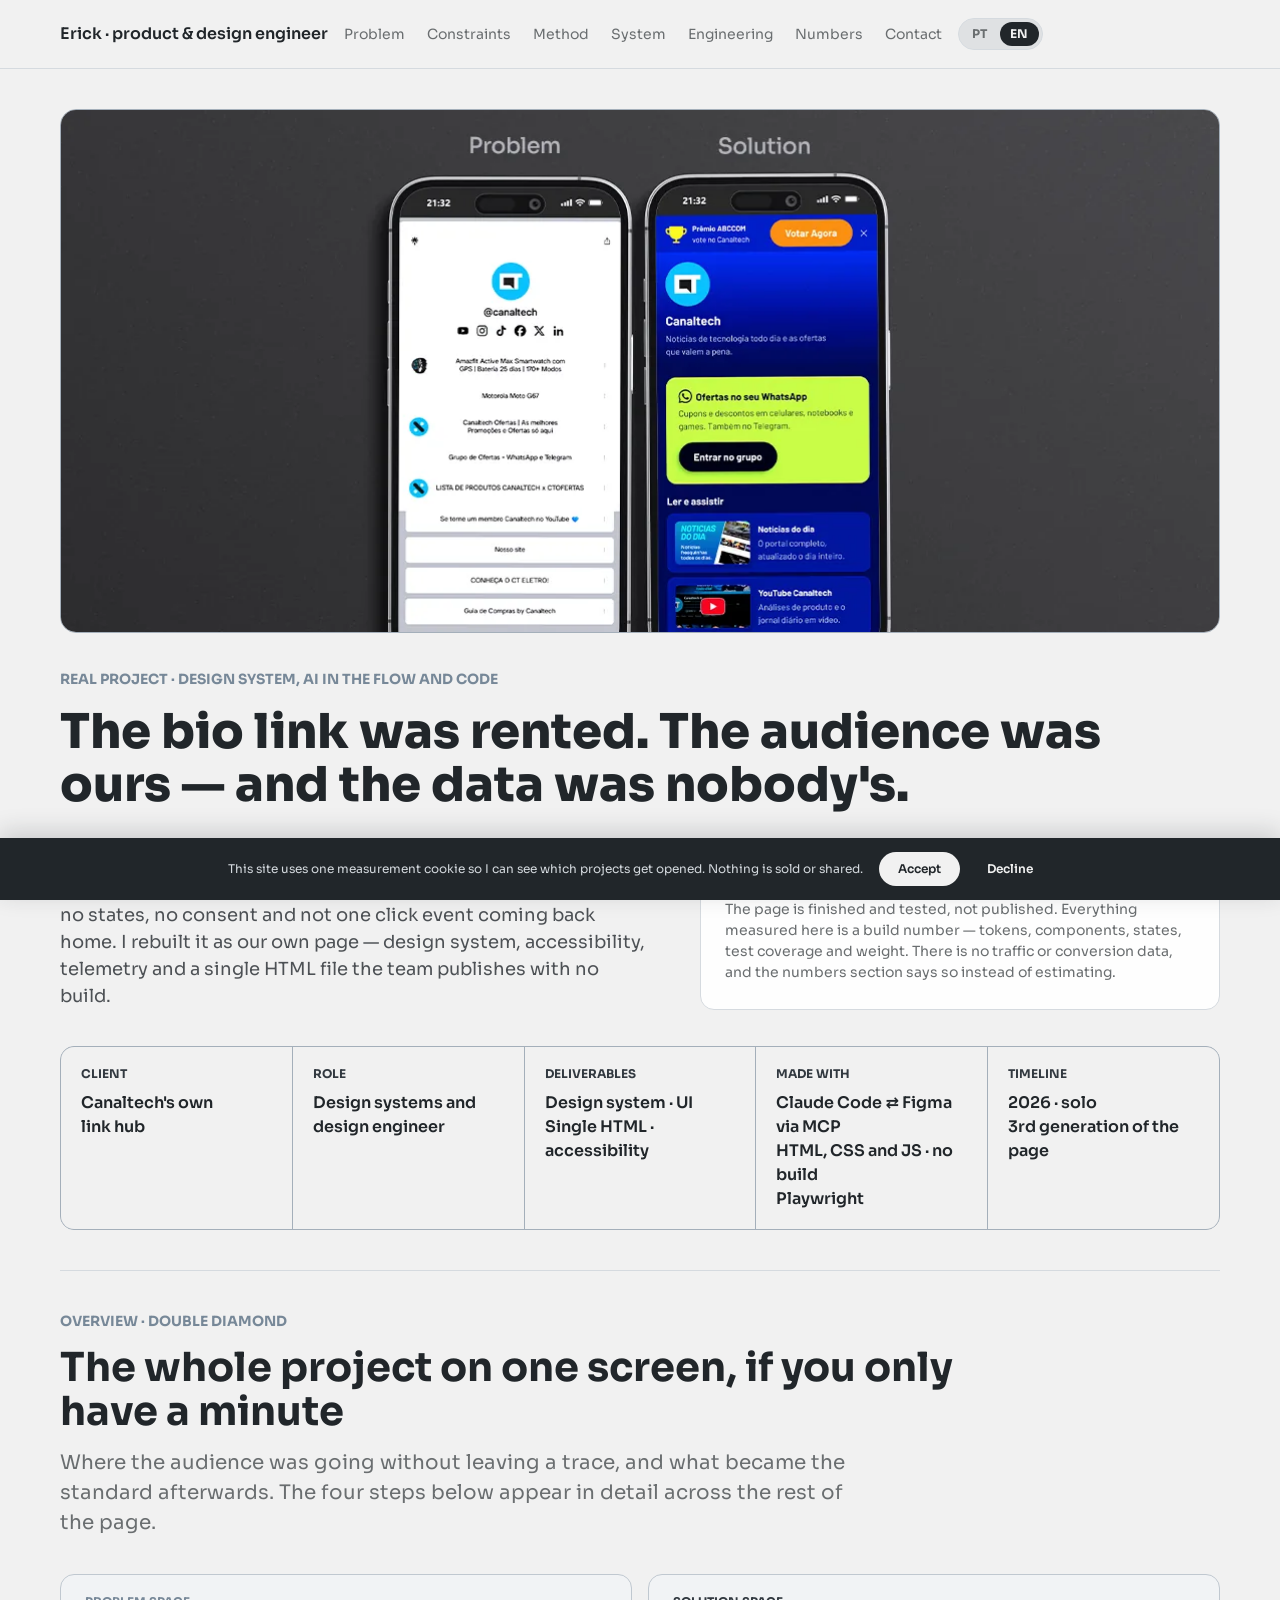
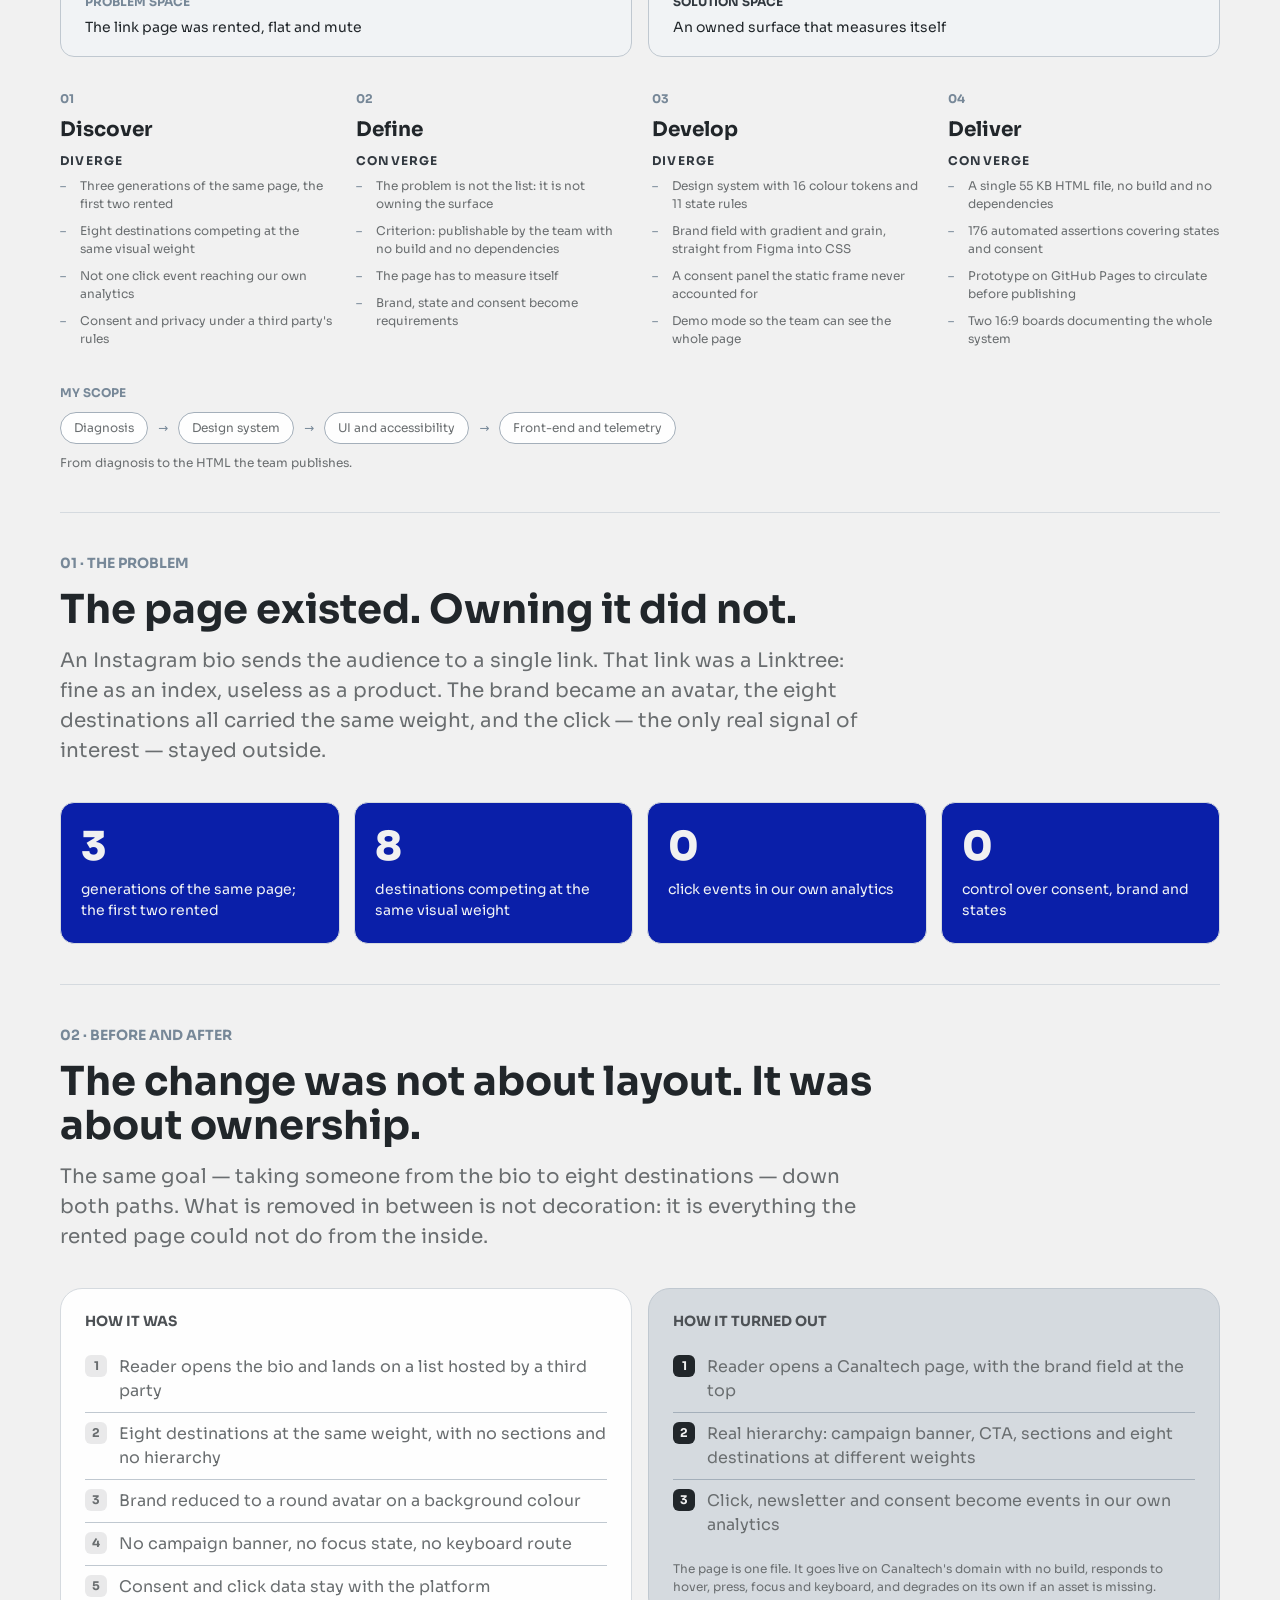
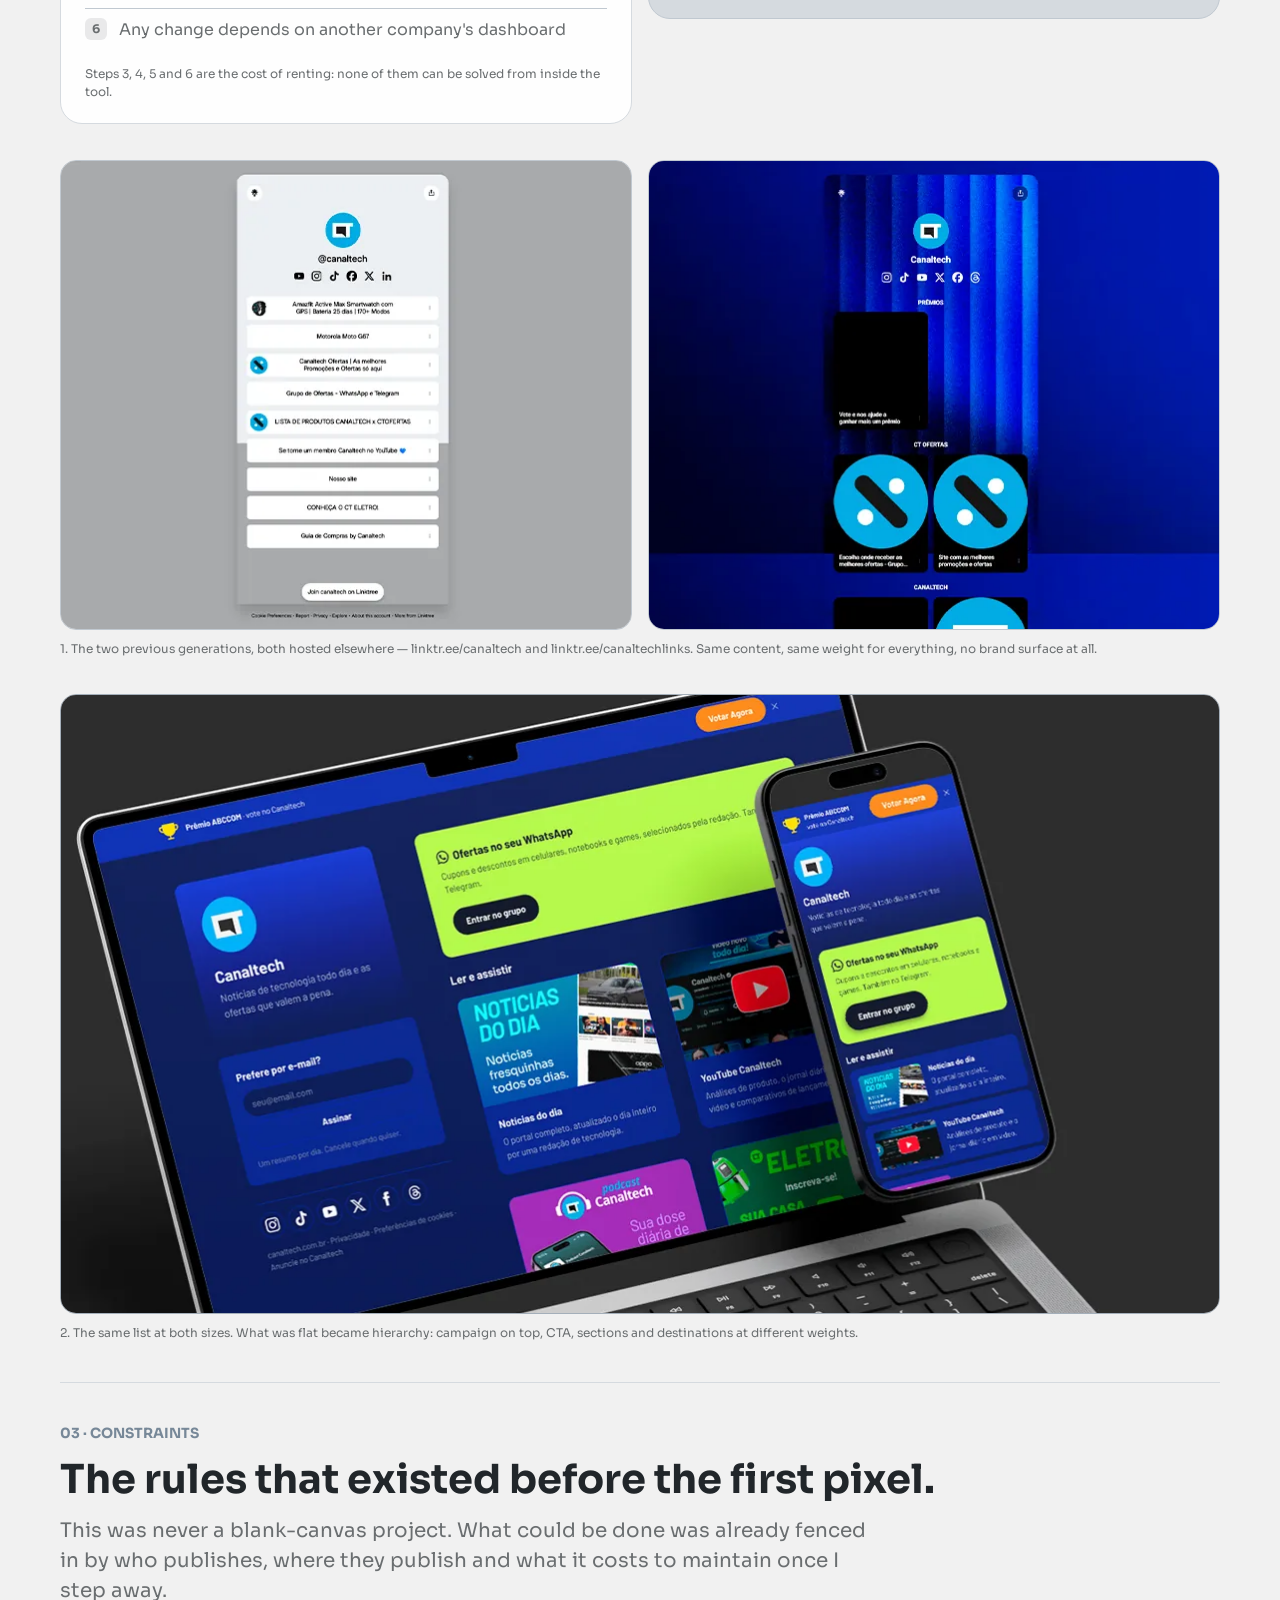
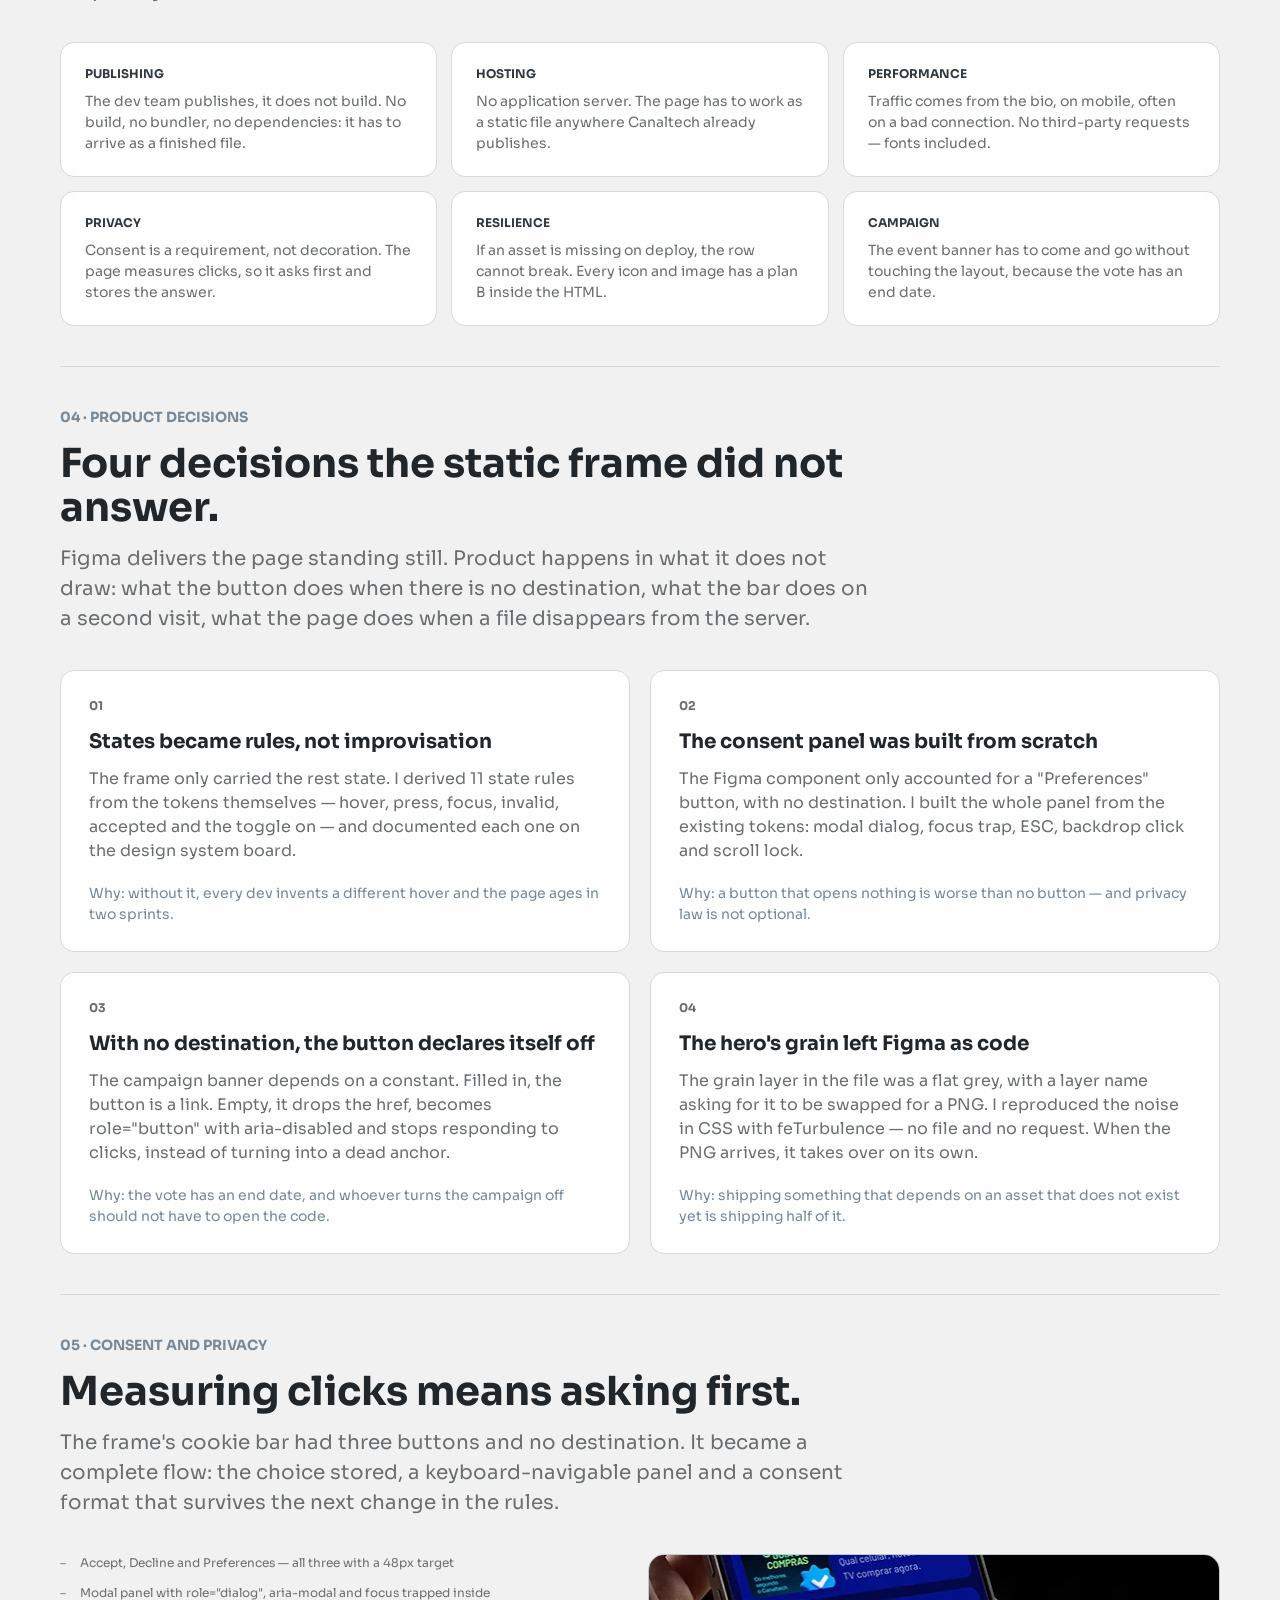
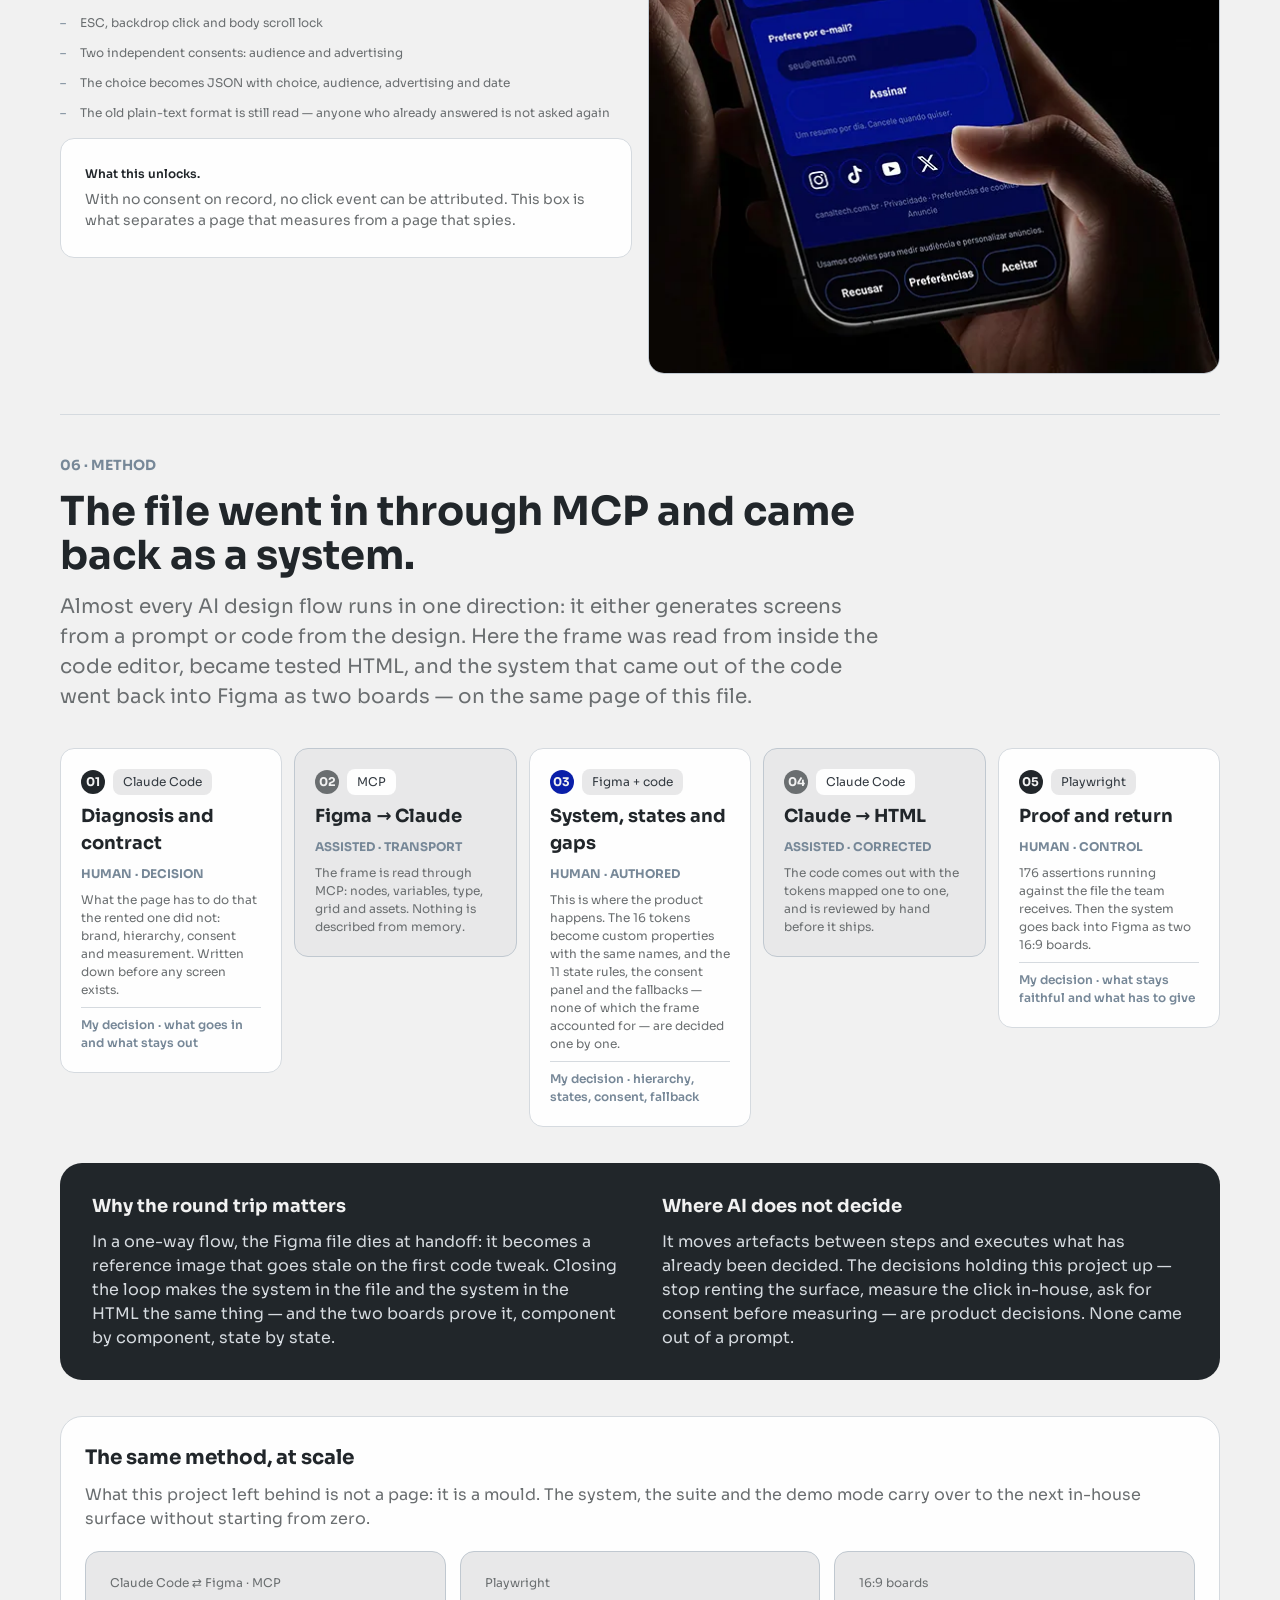
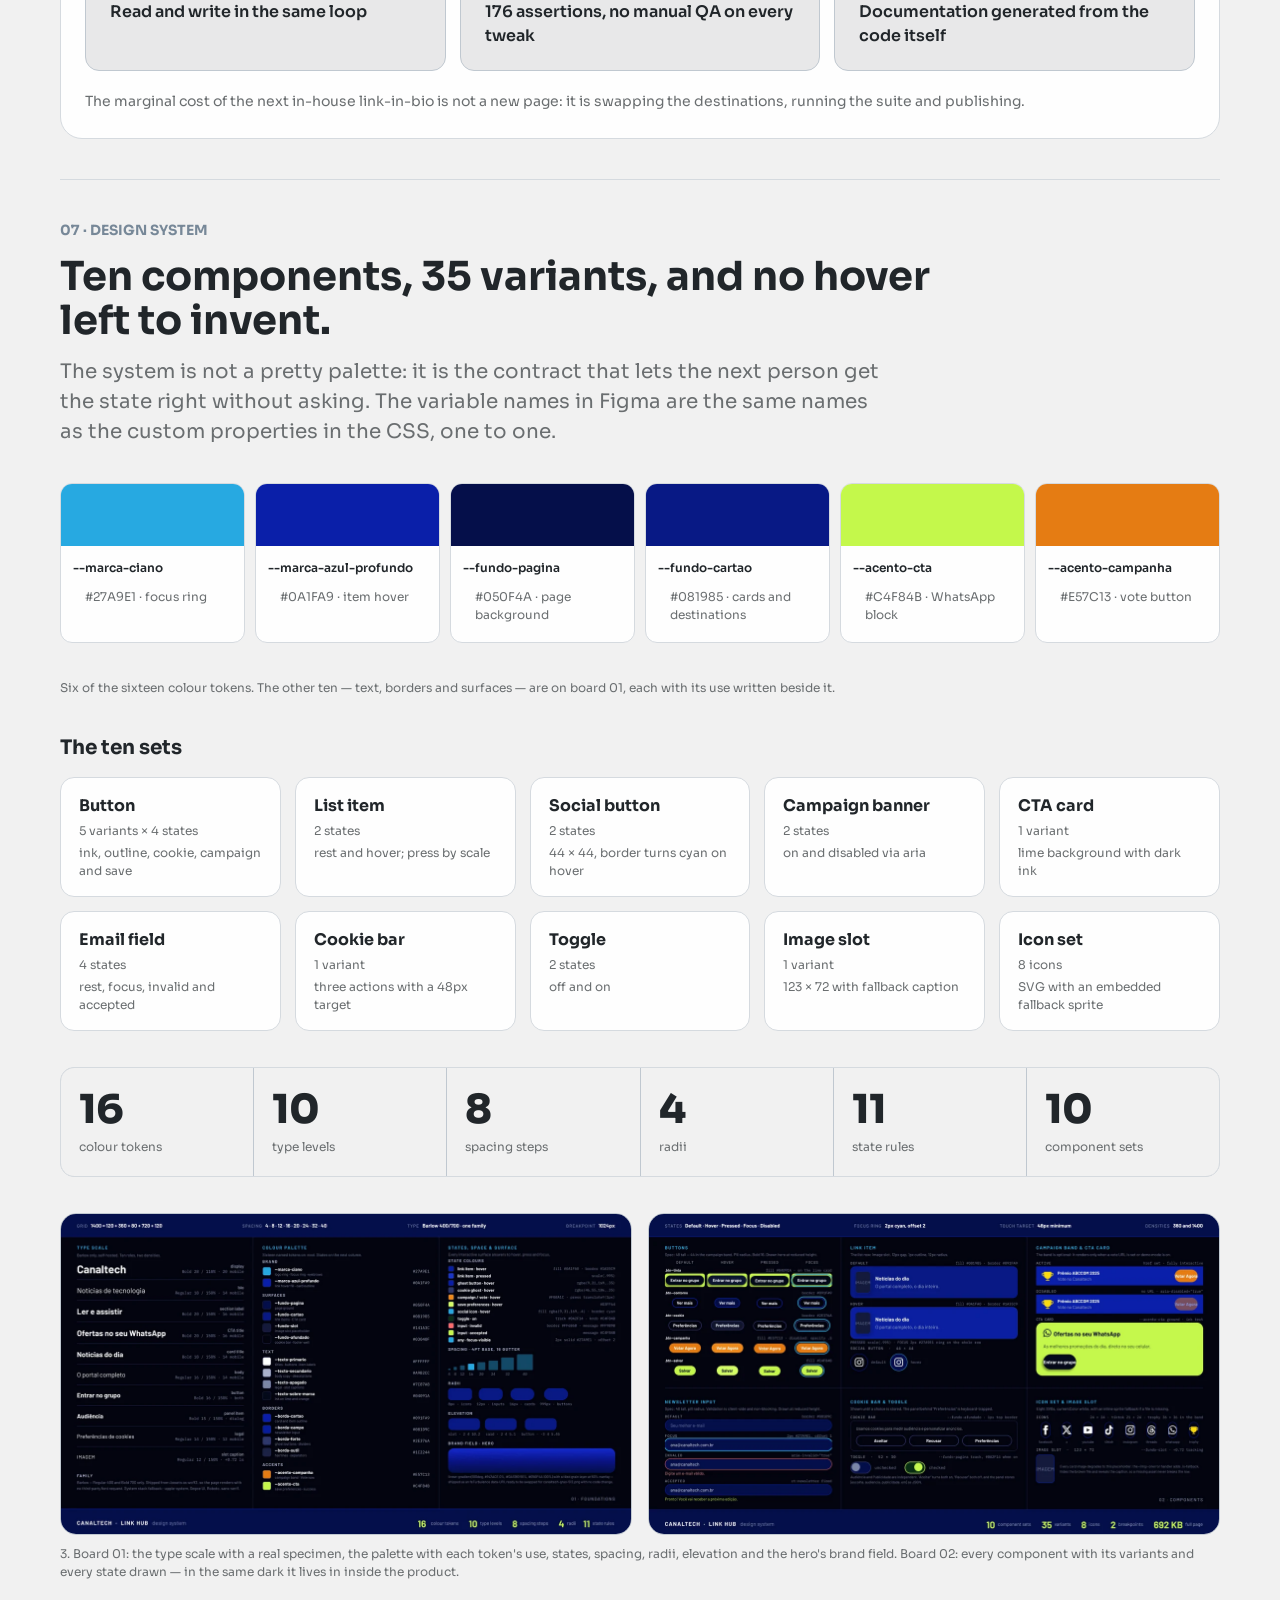
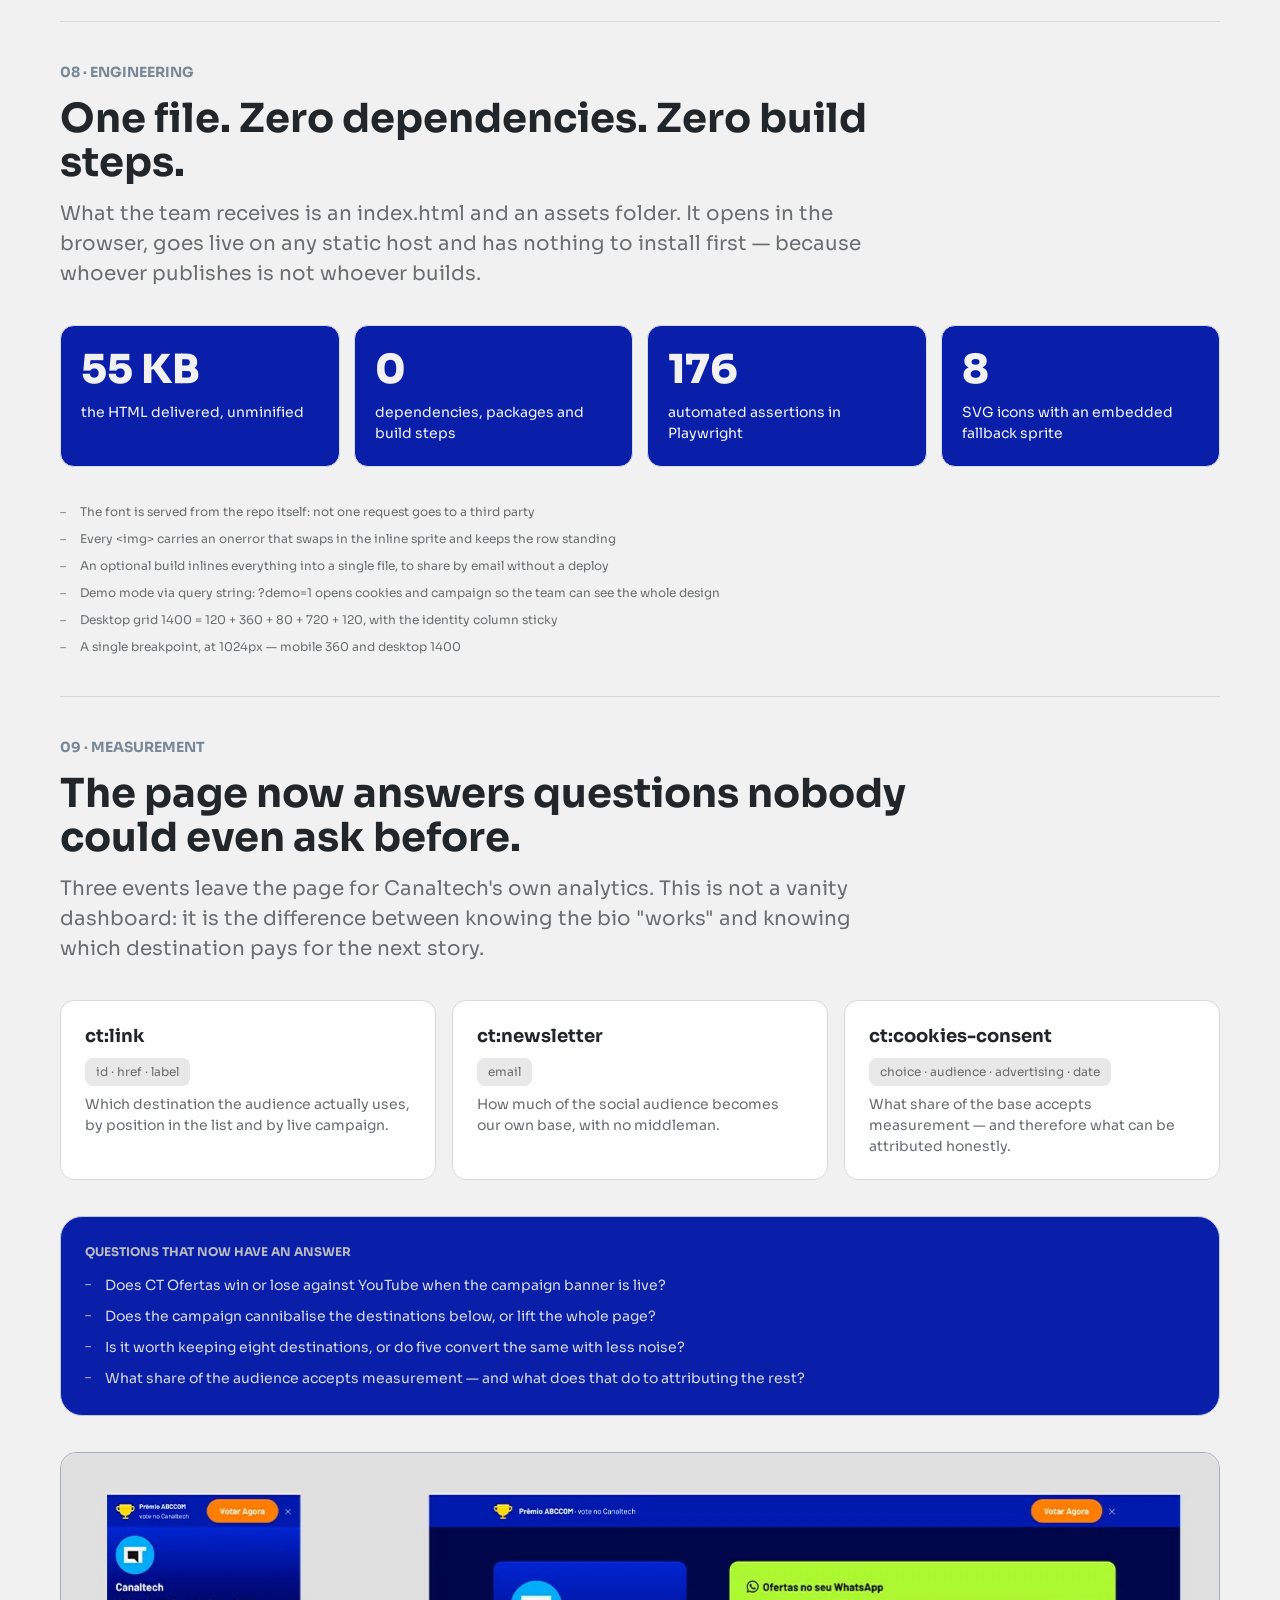
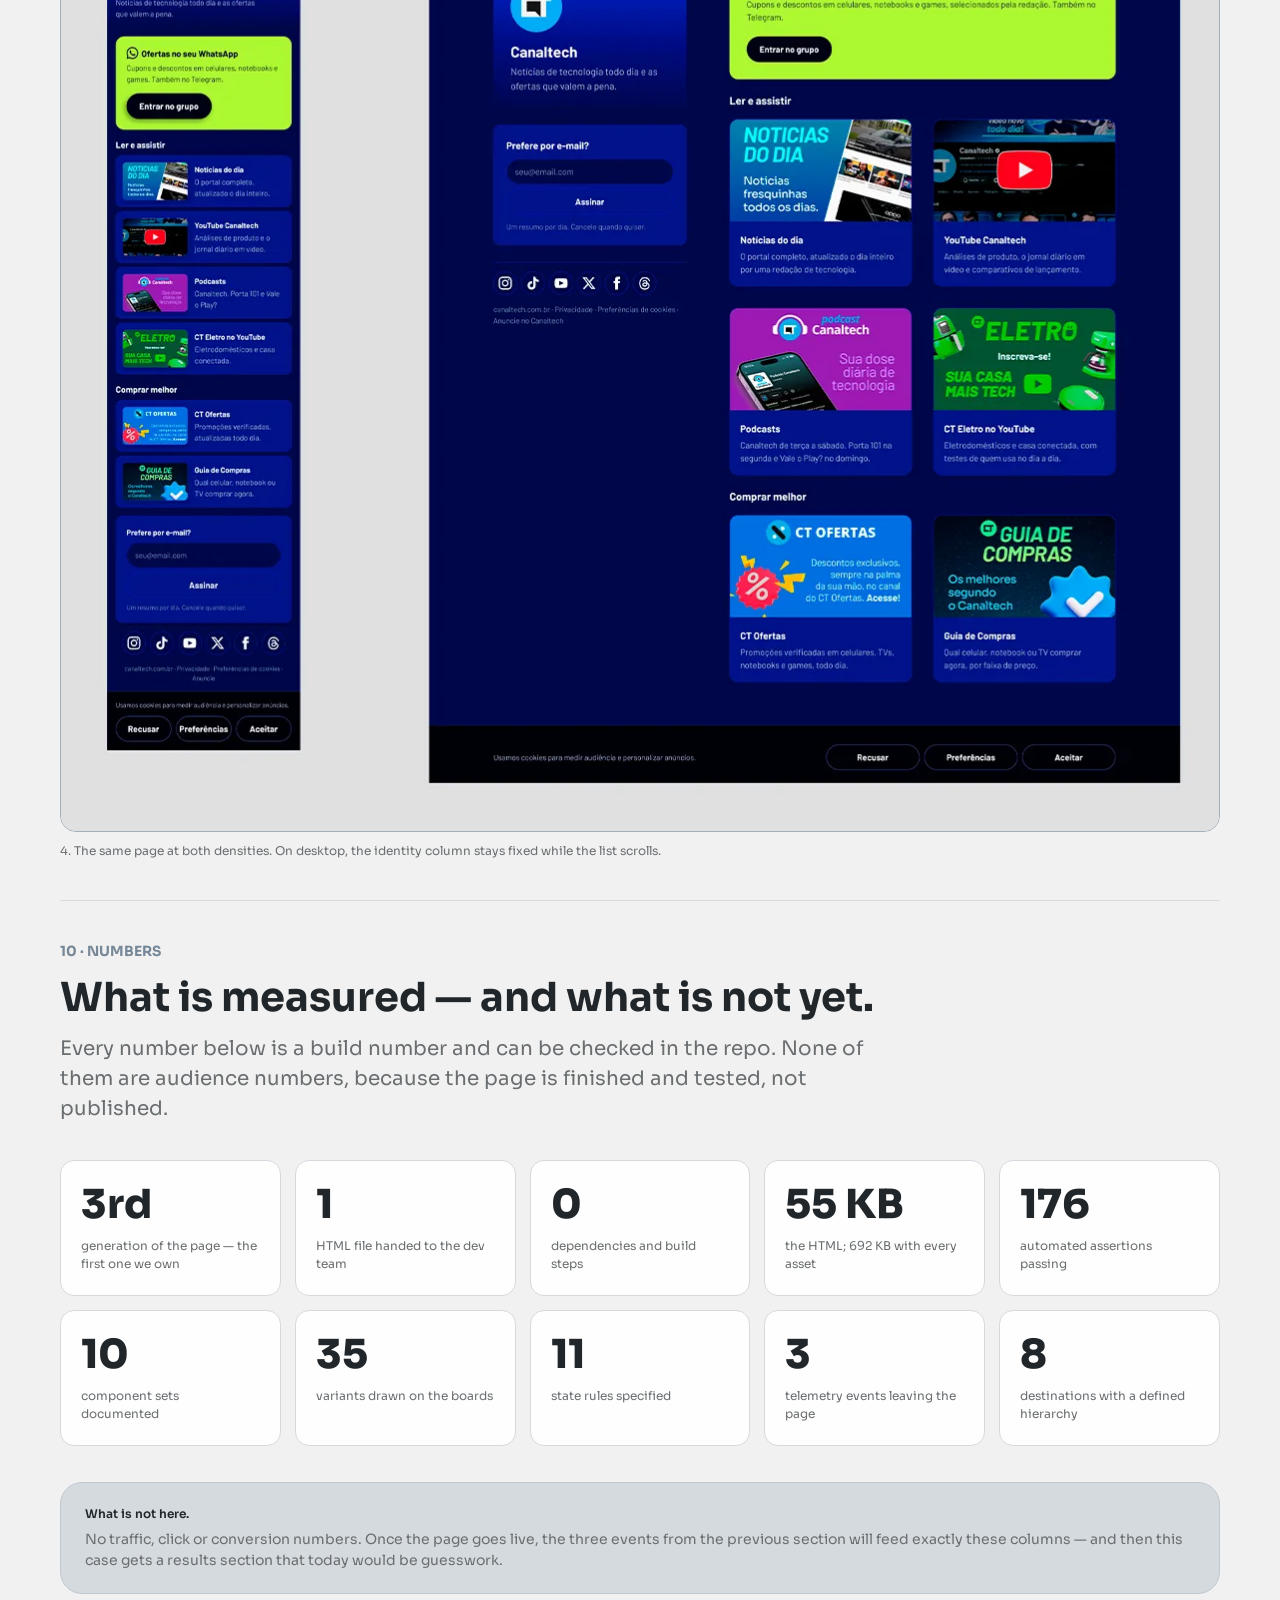
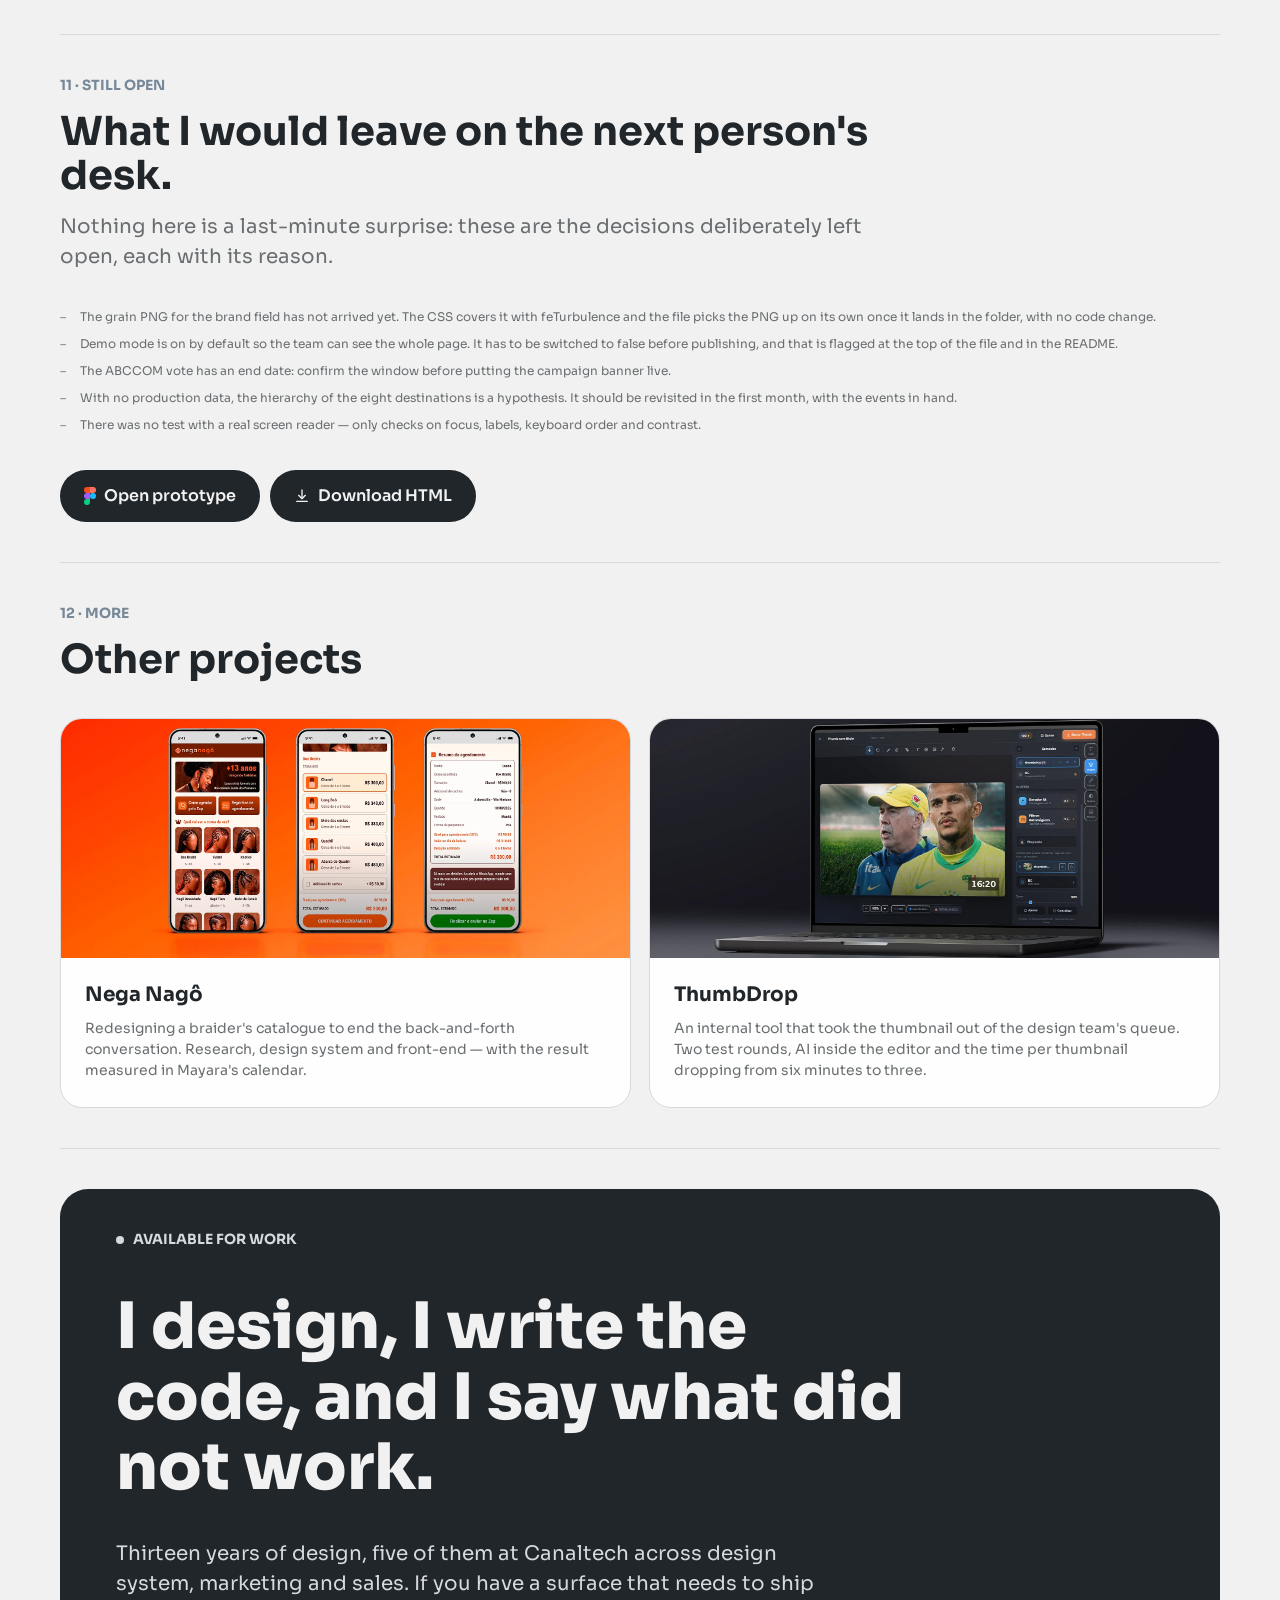
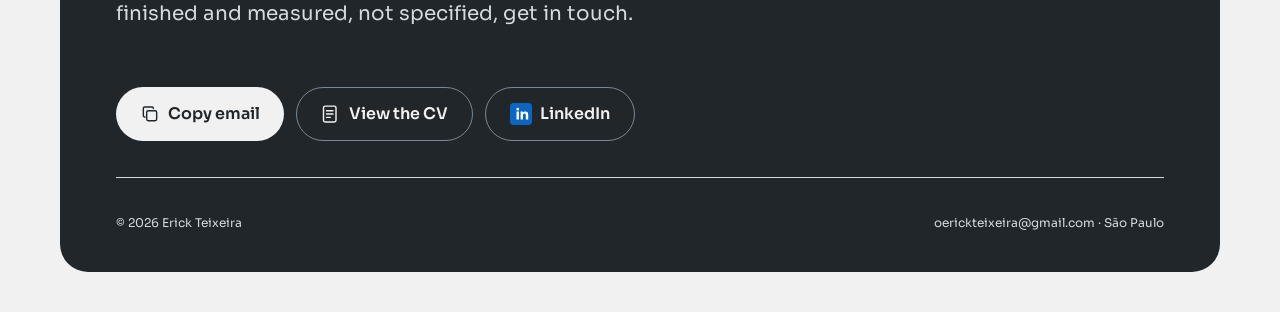
<file: docs/canaltech-hub.html>
<!DOCTYPE html>
<html lang="pt-BR">
<head>
<meta charset="UTF-8" />
<meta name="viewport" content="width=device-width, initial-scale=1.0" />
<!-- Consentimento (LGPD) — negado por padrão, liberado só depois do aceite -->
<script>
window.dataLayer=window.dataLayer||[];function gtag(){dataLayer.push(arguments);}
gtag('consent','default',{ad_storage:'denied',ad_user_data:'denied',ad_personalization:'denied',analytics_storage:'denied',wait_for_update:500});
try{if(localStorage.getItem('et_consentimento')==='aceito'){gtag('consent','update',{analytics_storage:'granted'});}}catch(e){}
</script>
<!-- Google tag (gtag.js) -->
<script async src="https://www.googletagmanager.com/gtag/js?id=G-TM34J12CLE"></script>
<script>
gtag('js', new Date());
gtag('config', 'G-TM34J12CLE');
</script>
<meta name="theme-color" content="#f1f1f1" />
<title>Canaltech · Hub de links — Erick Teixeira</title>
<meta name="description" content="O link da bio era alugado. A audiência era nossa — e o dado, de ninguém. Design system, acessibilidade, consentimento e telemetria num HTML único." />
<link rel="icon" href="data:image/svg+xml,%3Csvg xmlns='http://www.w3.org/2000/svg' viewBox='0 0 32 32'%3E%3Crect width='32' height='32' rx='7' fill='%2321262a'/%3E%3Ctext x='16' y='22' font-family='system-ui,sans-serif' font-size='17' font-weight='700' fill='%23f1f1f1' text-anchor='middle'%3EE%3C/text%3E%3C/svg%3E" />
<meta property="og:type" content="website" />
<meta property="og:site_name" content="Erick Teixeira" />
<meta property="og:title" content="Canaltech · Hub de links — Erick Teixeira" />
<meta property="og:description" content="A página de links deixou de ser alugada e passou a medir a si mesma. Design system, acessibilidade, consentimento e telemetria num HTML único." />
<meta property="og:image" content="assets/capa_canaltech_hub_links.webp" />
<meta name="twitter:card" content="summary_large_image" />
<meta name="twitter:title" content="Canaltech · Hub de links — Erick Teixeira" />
<meta name="twitter:description" content="A página de links deixou de ser alugada e passou a medir a si mesma. Design system, acessibilidade, consentimento e telemetria num HTML único." />
<meta name="twitter:image" content="assets/capa_canaltech_hub_links.webp" />
<style>
/* Sora e JetBrains Mono servidas do próprio domínio: sem requisição
   para terceiros e sem depender do Google Fonts. */
@font-face{font-family:'JetBrains Mono';font-style:normal;font-weight:400;font-display:swap;
  src:url(assets/fonts/jetbrains-mono-400-latin-ext.woff2) format('woff2');unicode-range:U+0100-02BA, U+02BD-02C5, U+02C7-02CC, U+02CE-02D7, U+02DD-02FF, U+0304, U+0308, U+0329, U+1D00-1DBF, U+1E00-1E9F, U+1EF2-1EFF, U+2020, U+20A0-20AB, U+20AD-20C0, U+2113, U+2C60-2C7F, U+A720-A7FF}
@font-face{font-family:'JetBrains Mono';font-style:normal;font-weight:400;font-display:swap;
  src:url(assets/fonts/jetbrains-mono-400-latin.woff2) format('woff2');unicode-range:U+0000-00FF, U+0131, U+0152-0153, U+02BB-02BC, U+02C6, U+02DA, U+02DC, U+0304, U+0308, U+0329, U+2000-206F, U+20AC, U+2122, U+2191, U+2193, U+2212, U+2215, U+FEFF, U+FFFD}
@font-face{font-family:'Sora';font-style:normal;font-weight:400;font-display:swap;
  src:url(assets/fonts/sora-400-latin-ext.woff2) format('woff2');unicode-range:U+0100-02BA, U+02BD-02C5, U+02C7-02CC, U+02CE-02D7, U+02DD-02FF, U+0304, U+0308, U+0329, U+1D00-1DBF, U+1E00-1E9F, U+1EF2-1EFF, U+2020, U+20A0-20AB, U+20AD-20C0, U+2113, U+2C60-2C7F, U+A720-A7FF}
@font-face{font-family:'Sora';font-style:normal;font-weight:400;font-display:swap;
  src:url(assets/fonts/sora-400-latin.woff2) format('woff2');unicode-range:U+0000-00FF, U+0131, U+0152-0153, U+02BB-02BC, U+02C6, U+02DA, U+02DC, U+0304, U+0308, U+0329, U+2000-206F, U+20AC, U+2122, U+2191, U+2193, U+2212, U+2215, U+FEFF, U+FFFD}
@font-face{font-family:'Sora';font-style:normal;font-weight:600;font-display:swap;
  src:url(assets/fonts/sora-600-latin-ext.woff2) format('woff2');unicode-range:U+0100-02BA, U+02BD-02C5, U+02C7-02CC, U+02CE-02D7, U+02DD-02FF, U+0304, U+0308, U+0329, U+1D00-1DBF, U+1E00-1E9F, U+1EF2-1EFF, U+2020, U+20A0-20AB, U+20AD-20C0, U+2113, U+2C60-2C7F, U+A720-A7FF}
@font-face{font-family:'Sora';font-style:normal;font-weight:600;font-display:swap;
  src:url(assets/fonts/sora-600-latin.woff2) format('woff2');unicode-range:U+0000-00FF, U+0131, U+0152-0153, U+02BB-02BC, U+02C6, U+02DA, U+02DC, U+0304, U+0308, U+0329, U+2000-206F, U+20AC, U+2122, U+2191, U+2193, U+2212, U+2215, U+FEFF, U+FFFD}
@font-face{font-family:'Sora';font-style:normal;font-weight:700;font-display:swap;
  src:url(assets/fonts/sora-700-latin-ext.woff2) format('woff2');unicode-range:U+0100-02BA, U+02BD-02C5, U+02C7-02CC, U+02CE-02D7, U+02DD-02FF, U+0304, U+0308, U+0329, U+1D00-1DBF, U+1E00-1E9F, U+1EF2-1EFF, U+2020, U+20A0-20AB, U+20AD-20C0, U+2113, U+2C60-2C7F, U+A720-A7FF}
@font-face{font-family:'Sora';font-style:normal;font-weight:700;font-display:swap;
  src:url(assets/fonts/sora-700-latin.woff2) format('woff2');unicode-range:U+0000-00FF, U+0131, U+0152-0153, U+02BB-02BC, U+02C6, U+02DA, U+02DC, U+0304, U+0308, U+0329, U+2000-206F, U+20AC, U+2122, U+2191, U+2193, U+2212, U+2215, U+FEFF, U+FFFD}
@font-face{font-family:'Sora';font-style:normal;font-weight:800;font-display:swap;
  src:url(assets/fonts/sora-800-latin-ext.woff2) format('woff2');unicode-range:U+0100-02BA, U+02BD-02C5, U+02C7-02CC, U+02CE-02D7, U+02DD-02FF, U+0304, U+0308, U+0329, U+1D00-1DBF, U+1E00-1E9F, U+1EF2-1EFF, U+2020, U+20A0-20AB, U+20AD-20C0, U+2113, U+2C60-2C7F, U+A720-A7FF}
@font-face{font-family:'Sora';font-style:normal;font-weight:800;font-display:swap;
  src:url(assets/fonts/sora-800-latin.woff2) format('woff2');unicode-range:U+0000-00FF, U+0131, U+0152-0153, U+02BB-02BC, U+02C6, U+02DA, U+02DC, U+0304, U+0308, U+0329, U+2000-206F, U+20AC, U+2122, U+2191, U+2193, U+2212, U+2215, U+FEFF, U+FFFD}
</style>
<link rel="stylesheet" href="assets/case.css" />
<style>
/* tokens próprios deste case (paleta do produto Canaltech) */
:root{
  --ct-ciano:#27a9e1; --ct-azul:#0a1fa9; --ct-fundo:#050f4a; --ct-cartao:#081985;
  --ct-lima:#c4f84b; --ct-campanha:#e57c13;
}
.espacos{display:grid;grid-template-columns:1fr 1fr;gap:16px}
/* no Figma (277:4938) a pílula tem fundo #f1f3f5 e fio #c0c8d0 */
.pill{display:flex;flex-direction:column;gap:6px;padding:18px 24px;
  background:#f1f3f5;border:1px solid var(--line-3);border-radius:var(--r-sm)}
/* as quatro etapas do double diamond ficam soltas: sem fio entre colunas */
.etapas{display:grid;grid-template-columns:repeat(4,1fr);gap:24px}
.etapa{display:flex;flex-direction:column;gap:10px}
.etapa__f{font-weight:700;font-size:12px;line-height:1;letter-spacing:.1em;
  text-transform:uppercase;color:var(--ink-2)}
.bul{display:grid;grid-template-columns:12px 1fr;gap:8px;align-items:start}
.bul span:first-child{color:var(--muted);font-size:12px}
.bul p{font-weight:400;font-size:12px;line-height:1.5;color:var(--body)}
.nbox{background:var(--ct-azul);border:1px solid var(--line);padding:22px 20px}
.nbox .num{color:#f1f1f1}
.nbox .nbox__d,.nbox .p12{color:#f1f3f5}
/* na seção 10 os mesmos blocos aparecem claros (277:5560) */
.nbox--claro{background:var(--tile);border-color:var(--line)}
.nbox--claro .num{color:var(--ink)}
.nbox--claro .nbox__d,.nbox--claro .p12{color:var(--body)}
.grade2{display:grid;grid-template-columns:repeat(3,1fr);gap:14px}
.grade2--3{grid-template-columns:repeat(3,1fr)}
.rbox{display:flex;flex-direction:column;gap:8px;padding:22px 24px;
  background:var(--tile);border:1px solid var(--line);border-radius:var(--r-sm)}
/* dentro do cartão claro do "mesmo método", as três caixas são cinza (#e8e8e9) */
.rbox--cinza{background:#e8e8e9;border-color:var(--line-3)}
/* 04 · decisões: dois cartões por linha, número pequeno acima do título (277:5230) */
.decisoes{display:grid;grid-template-columns:1fr 1fr;gap:20px;align-items:start}
.dbox{display:flex;flex-direction:column;gap:10px;padding:26px 28px;
  background:var(--tile);border:1px solid var(--line);border-radius:var(--r-sm)}
.dbox__n{font-weight:700;font-size:12px;line-height:1.5;color:var(--body);margin-bottom:2px}
/* o Figma não usa monoespaçada no corpo: os trechos de código vêm na mesma fonte */
code{font-family:inherit;font-size:inherit}
.dbox__pq{font-weight:400;font-size:14px;line-height:1.5;color:var(--muted);margin-top:10px}
.cons{display:grid;grid-template-columns:1fr 1fr;gap:16px;align-items:start}
/* 06 · método (277:5330): cada cartão tem a altura do próprio conteúdo,
   as etapas 02 e 04 vêm em cinza e o marcador é redondo — 03 em azul */
.ciclo{display:grid;grid-template-columns:repeat(5,1fr);gap:12px;align-items:start}
.et{display:flex;flex-direction:column;gap:8px;padding:20px;
  background:var(--tile);border:1px solid var(--line);border-radius:var(--r-sm)}
.et--alt{background:#e8e8e9;border-color:var(--line-3)}
.et__top{display:flex;align-items:center;gap:8px}
.et__n{width:24px;height:24px;border-radius:50%;display:grid;place-items:center;flex:none;
  background:var(--ink);color:var(--on-dark);font-weight:700;font-size:12px;line-height:1}
.et__n--cinza{background:var(--body)}
.et__n--azul{background:var(--ct-azul)}
/* a etiqueta da ferramenta é uma pílula: cinza no cartão claro, branca no cinza */
.et__top .p12{padding:4px 10px;border-radius:8px;background:#e8e8e9;color:var(--ink-2)}
.et--alt .et__top .p12{background:#fefefe}
.et__d{font-weight:600;font-size:12px;line-height:1.5;color:var(--muted);
  padding-top:8px;margin-top:auto;border-top:1px solid var(--line)}
.dois{display:grid;grid-template-columns:1fr 1fr;gap:44px}
/* chamada do hero: 592 + 520 com gap 48, como no frame 277:4905 */
.chamada{display:grid;grid-template-columns:minmax(0,592fr) minmax(0,520fr);gap:48px;align-items:start}
.tokens{display:grid;grid-template-columns:repeat(6,1fr);gap:10px}
.token{background:var(--tile);border:1px solid var(--line);border-radius:var(--r-xs);overflow:hidden}
.token i{display:block;height:62px}
.token span{display:block;padding:9px 12px}
.comps{display:grid;grid-template-columns:repeat(5,1fr);gap:14px}
.comp{display:flex;flex-direction:column;gap:4px;padding:16px 18px;
  background:var(--tile);border:1px solid var(--line);border-radius:var(--r-sm)}
.cont{display:grid;grid-template-columns:repeat(6,1fr);gap:1px;background:var(--line-3);
  border:1px solid var(--line);border-radius:var(--r-sm);overflow:hidden}
.cont__i{display:flex;flex-direction:column;gap:6px;padding:20px 18px;background:var(--page)}
.boards{display:grid;grid-template-columns:1fr 1fr;gap:16px}
.eventos{display:grid;grid-template-columns:repeat(3,1fr);gap:16px}
.ev{display:flex;flex-direction:column;gap:8px;padding:22px 24px;
  background:var(--tile);border:1px solid var(--line);border-radius:var(--r-sm)}
/* no Figma o nome dos campos é uma pílula #e8e8e9, na mesma fonte do resto (277:5470) */
.ev code{align-self:flex-start;font-family:inherit;font-size:12px;line-height:1.5;
  color:var(--body);background:#e8e8e9;border-radius:8px;padding:5px 11px}
.perg{background:var(--ct-azul);color:var(--on-dark);border:1px solid var(--line-3);
  border-radius:var(--r-lg);padding:26px 24px;display:flex;flex-direction:column;gap:14px}
.perg .bul p{color:var(--on-dark-2);font-size:14px}
.perg .bul span:first-child{color:var(--on-dark-3)}
.grade3{display:grid;grid-template-columns:repeat(5,1fr);gap:14px}
.naoaqui{background:var(--line);border:1px solid var(--line-3);border-radius:var(--r-lg);
  padding:22px 24px;display:flex;flex-direction:column;gap:6px}
.comparacao{display:grid;grid-template-columns:1fr 1fr;gap:16px;align-items:start}
/* 277:5046 "como era": #fefefe / #d5dadf · 277:5075 "como ficou": #d5dadf / #c0c8d0 */
.comparacao .ad__col{padding:22px 24px;gap:0;background:var(--tile);border-color:var(--line)}
.comparacao .ad__col--dep{background:var(--line);border-color:var(--line-3)}
.comparacao .eyebrow{color:var(--body)}
.comparacao .ad__col--dep .eyebrow{color:var(--ink)}
.comparacao .passos{padding-top:14px}
.comparacao .passo{padding-block:9px;border-bottom:1px solid var(--line-3)}
.comparacao .ad__col--dep .passo{border-bottom-color:var(--line-2)}
.comparacao .passo:last-child{border-bottom:0}
.comparacao > div > .p12{padding-top:14px}
.capturas{display:grid;grid-template-columns:1fr 1fr;gap:16px}
@media (max-width:1023px){
  .espacos,.cons,.dois,.boards,.comparacao,.capturas,.chamada{grid-template-columns:1fr}
  .etapas{grid-template-columns:1fr 1fr}
  .grade2,.grade2--3,.eventos{grid-template-columns:1fr}
  .ciclo,.comps,.grade3{grid-template-columns:1fr 1fr}
  .tokens{grid-template-columns:repeat(3,1fr)}
  .cont{grid-template-columns:1fr 1fr 1fr}
}
@media (max-width:767px){
  .etapas,.ciclo,.comps,.grade3{grid-template-columns:1fr}
  .tokens{grid-template-columns:1fr 1fr}
  .cont{grid-template-columns:1fr 1fr}
  .decisoes{grid-template-columns:1fr}
  .dbox{padding:20px 22px}
}
</style>
</head>
<body>
<a href="#problema" class="sr-only">Pular para o conteúdo</a>

<header class="topo">
  <div class="wrap topo__in">
    <a class="topo__nome" href="index.html">Erick · product &amp; design engineer</a>
    <nav class="menu" aria-label="Seções do case">
      <a href="#problema">Problema</a><a href="#restricoes">Restrições</a>
      <a href="#metodo">Método</a><a href="#sistema">Sistema</a>
      <a href="#engenharia">Engenharia</a><a href="#numeros">Números</a>
      <a href="#contato">Contato</a>
    </nav>
  </div>
</header>

<main>
<!-- HERO -->
<section class="wrap sec"><div class="stack" style="gap:36px">
  <div class="shot shot--hero" style="aspect-ratio:1160/524">
    <img src="assets/01_probelm_solution.webp" width="1160" height="524"
         data-desc="Antes e depois do hub de links" alt="Comparação entre a página alugada e o hub próprio" />
  </div>
  <div class="stack" style="gap:16px">
    <p class="eyebrow">Projeto real · design system, IA no fluxo e código</p>
    <h1 class="h1">O link da bio era alugado. A audiência era nossa — e o dado, de ninguém.</h1>
  </div>
  <div class="chamada">
    <p class="intro">A Canaltech distribuía oito destinos por um Linktree. Funcionava como índice e
      falhava como produto: sem marca, sem estado, sem consentimento e sem um único evento de
      clique que voltasse para casa. Refiz como página própria — design system, acessibilidade,
      telemetria e um HTML único que o time publica sem build.</p>
    <aside class="card card--sm">
      <p class="s12">Sobre os números.</p>
      <p class="p14" style="margin-top:6px">A página está pronta e testada, não publicada. Tudo o
        que está medido aqui é de construção — tokens, componentes, estados, cobertura de teste e
        peso. Não há dado de tráfego nem de conversão, e a seção de números diz isso em vez de
        estimar.</p>
    </aside>
  </div>
  <dl class="ficha">
    <div class="ficha__i"><dt class="lb">Cliente</dt><dd class="ficha__v">Canaltech
hub de links próprio</dd></div>
    <div class="ficha__i"><dt class="lb">Papel</dt><dd class="ficha__v">Design system e design engineer</dd></div>
    <div class="ficha__i"><dt class="lb">Entregas</dt><dd class="ficha__v">Design system · UI
HTML único · acessibilidade</dd></div>
    <div class="ficha__i"><dt class="lb">Feito com</dt><dd class="ficha__v">Claude Code ⇄ Figma via MCP
HTML, CSS e JS · sem build
Playwright</dd></div>
    <div class="ficha__i"><dt class="lb">Período</dt><dd class="ficha__v">2026 · solo
3ª geração da página</dd></div>
  </dl>
</div></section>

<!-- VISÃO GERAL -->
<section class="wrap sec"><div class="stack" style="gap:36px">
  <div class="head">
    <p class="eyebrow">Visão geral · Double Diamond</p>
    <h2 class="h2">O projeto inteiro em uma tela, se você só tiver um minuto</h2>
    <p class="lead">Onde a audiência estava indo sem deixar rastro, e o que virou padrão depois. As
      quatro etapas abaixo aparecem em detalhe no resto da página.</p>
  </div>
  <div class="espacos">
    <div class="pill"><p class="lb" style="color:var(--muted)">Espaço do problema</p>
      <p class="p14" style="color:var(--ink)">A página de links era alugada, plana e muda</p></div>
    <div class="pill"><p class="lb" style="color:var(--ink-2)">Espaço da solução</p>
      <p class="p14" style="color:var(--ink)">Uma superfície própria que mede a si mesma</p></div>
  </div>
  <div class="etapas">
    <div class="etapa"><p class="idx" style="color:var(--muted)">01</p><h3 class="t20">Descobrir</h3>
      <p class="etapa__f">Diverge</p>
      <div class="bullets">
        <div class="bul"><span>–</span><p>Três gerações da mesma página, as duas primeiras alugadas</p></div>
        <div class="bul"><span>–</span><p>Oito destinos concorrendo no mesmo peso visual</p></div>
        <div class="bul"><span>–</span><p>Nenhum evento de clique chegando ao analytics da própria casa</p></div>
        <div class="bul"><span>–</span><p>Consentimento e privacidade sob a regra de um terceiro</p></div>
      </div></div>
    <div class="etapa"><p class="idx" style="color:var(--muted)">02</p><h3 class="t20">Definir</h3>
      <p class="etapa__f">Converge</p>
      <div class="bullets">
        <div class="bul"><span>–</span><p>O problema não é a lista: é não ser dona da superfície</p></div>
        <div class="bul"><span>–</span><p>Critério: publicável pelo time sem build e sem dependência</p></div>
        <div class="bul"><span>–</span><p>A página precisa medir a si mesma</p></div>
        <div class="bul"><span>–</span><p>Marca, estado e consentimento passam a ser requisito</p></div>
      </div></div>
    <div class="etapa"><p class="idx" style="color:var(--muted)">03</p><h3 class="t20">Desenvolver</h3>
      <p class="etapa__f">Diverge</p>
      <div class="bullets">
        <div class="bul"><span>–</span><p>Design system com 16 tokens de cor e 11 regras de estado</p></div>
        <div class="bul"><span>–</span><p>Campo de marca com degradê e grão, do Figma direto para CSS</p></div>
        <div class="bul"><span>–</span><p>Painel de consentimento que o frame estático não previa</p></div>
        <div class="bul"><span>–</span><p>Modo demonstração para a equipe ver a página inteira</p></div>
      </div></div>
    <div class="etapa"><p class="idx" style="color:var(--muted)">04</p><h3 class="t20">Entregar</h3>
      <p class="etapa__f">Converge</p>
      <div class="bullets">
        <div class="bul"><span>–</span><p>HTML único de 55 KB, sem build e sem dependência</p></div>
        <div class="bul"><span>–</span><p>176 asserções automatizadas cobrindo estados e consentimento</p></div>
        <div class="bul"><span>–</span><p>Protótipo no GitHub Pages para circular antes de publicar</p></div>
        <div class="bul"><span>–</span><p>Dois boards 16:9 documentando o sistema inteiro</p></div>
      </div></div>
  </div>
  <div class="chips">
    <p class="lb" style="width:100%;color:var(--muted)">Meu escopo</p>
    <span class="chip">Diagnóstico</span><span class="seta">→</span>
    <span class="chip">Design system</span><span class="seta">→</span>
    <span class="chip">UI e acessibilidade</span><span class="seta">→</span>
    <span class="chip">Front-end e telemetria</span>
    <p class="p12" style="width:100%">Do diagnóstico ao HTML que o time publica.</p>
  </div>
</div></section>

<!-- 01 PROBLEMA -->
<section class="wrap sec" id="problema"><div class="stack" style="gap:36px">
  <div class="head">
    <p class="eyebrow">01 · O problema</p>
    <h2 class="h2">A página existia. A propriedade dela, não.</h2>
    <p class="lead">Uma bio no Instagram manda a audiência para um único link. Esse link era um
      Linktree: bom como índice, incapaz como produto. A marca virava um avatar, os oito destinos
      tinham o mesmo peso, e o clique — o único sinal real de interesse — ficava do lado de fora.</p>
  </div>
  <div class="nboxes">
    <div class="nbox"><p class="num">3</p><p class="nbox__d">gerações da mesma página; as duas primeiras alugadas</p></div>
    <div class="nbox"><p class="num">8</p><p class="nbox__d">destinos concorrendo no mesmo peso visual</p></div>
    <div class="nbox"><p class="num">0</p><p class="nbox__d">eventos de clique no analytics da própria casa</p></div>
    <div class="nbox"><p class="num">0</p><p class="nbox__d">controle sobre consentimento, marca e estados</p></div>
  </div>
</div></section>

<!-- 02 ANTES E DEPOIS -->
<section class="wrap sec"><div class="stack" style="gap:36px">
  <div class="head">
    <p class="eyebrow">02 · Antes e depois</p>
    <h2 class="h2">A mudança não foi de layout. Foi de propriedade.</h2>
    <p class="lead">O mesmo objetivo — levar quem vem da bio até oito destinos — pelos dois
      caminhos. O que sai no meio não é enfeite: é tudo o que a página alugada não conseguia fazer
      de dentro.</p>
  </div>
  <div class="comparacao">
    <div class="ad__col">
      <p class="eyebrow" style="color:var(--soft)">Como era</p>
      <div class="passos">
        <div class="passo"><span class="passo__n">1</span><p class="p12">Leitor abre a bio e cai numa lista hospedada por terceiro</p></div>
        <div class="passo"><span class="passo__n">2</span><p class="p12">Oito destinos com o mesmo peso, sem seção e sem hierarquia</p></div>
        <div class="passo"><span class="passo__n">3</span><p class="p12">Marca reduzida a um avatar redondo sobre uma cor de fundo</p></div>
        <div class="passo"><span class="passo__n">4</span><p class="p12">Sem faixa de campanha, sem estado de foco, sem rota de teclado</p></div>
        <div class="passo"><span class="passo__n">5</span><p class="p12">Consentimento e dado de clique ficam com a plataforma</p></div>
        <div class="passo"><span class="passo__n">6</span><p class="p12">Qualquer ajuste depende do painel de outra empresa</p></div>
      </div>
      <p class="p12">Os passos 3, 4, 5 e 6 são o custo de alugar: nenhum deles é resolvível de
        dentro da ferramenta.</p>
    </div>
    <div class="ad__col ad__col--dep">
      <p class="eyebrow" style="color:var(--soft)">Como ficou</p>
      <div class="passos">
        <div class="passo"><span class="passo__n">1</span><p class="p12">Leitor abre uma página da Canaltech, com o campo de marca no topo</p></div>
        <div class="passo"><span class="passo__n">2</span><p class="p12">Hierarquia real: faixa de campanha, CTA, seções e oito destinos com pesos diferentes</p></div>
        <div class="passo"><span class="passo__n">3</span><p class="p12">Clique, newsletter e consentimento viram evento no analytics da casa</p></div>
      </div>
      <p class="p12">A página é um arquivo. Sobe no domínio da Canaltech sem build, responde a
        hover, press, foco e teclado, e degrada sozinha se um asset faltar.</p>
    </div>
  </div>
  <figure class="fig">
    <div class="capturas">
      <div class="shot" style="aspect-ratio:572/470">
        <img src="assets/06_linktree1.webp" width="572" height="470"
             data-desc="Antes · captura 1" alt="Primeira geração da página de links, no Linktree"
             loading="lazy" decoding="async" />
      </div>
      <div class="shot" style="aspect-ratio:572/470">
        <img src="assets/07_linktree2.webp" width="572" height="470"
             data-desc="Antes · captura 2" alt="Segunda geração da página de links, no Linktree"
             loading="lazy" decoding="async" />
      </div>
    </div>
    <figcaption>1. As duas gerações anteriores, ambas hospedadas fora — linktr.ee/canaltech e
      linktr.ee/canaltechlinks. Mesmo conteúdo, mesmo peso para tudo, nenhuma superfície de marca.</figcaption>
  </figure>
  <figure class="fig">
    <div class="shot shot--hero" style="aspect-ratio:1160/620">
      <img src="assets/02_desktop_mobile.webp" width="1160" height="620"
           data-desc="Depois · o hub próprio nos dois tamanhos"
           alt="O hub próprio em desktop e mobile" loading="lazy" decoding="async" />
    </div>
    <figcaption>2. A mesma lista nos dois tamanhos. O que estava plano virou hierarquia: campanha
      no topo, CTA, seções e destinos com pesos diferentes.</figcaption>
  </figure>
</div></section>

<!-- 03 RESTRIÇÕES -->
<section class="wrap sec" id="restricoes"><div class="stack" style="gap:36px">
  <div class="head">
    <p class="eyebrow">03 · Restrições</p>
    <h2 class="h2">As regras que existiam antes do primeiro pixel.</h2>
    <p class="lead">Não era um projeto de tela livre. O que dava para fazer já estava cercado por
      quem publica, por onde publica e por quanto custa manter depois que eu sair de perto.</p>
  </div>
  <div class="grade2">
    <div class="rbox"><p class="lb">Publicação</p><p class="p14">O time de dev publica, não constrói. Sem build, sem bundler, sem dependência: precisa chegar como arquivo pronto.</p></div>
    <div class="rbox"><p class="lb">Hospedagem</p><p class="p14">Sem servidor de aplicação. A página tem que funcionar como estático em qualquer lugar que a Canaltech já use.</p></div>
    <div class="rbox"><p class="lb">Desempenho</p><p class="p14">O tráfego vem da bio, no celular, muitas vezes em rede ruim. Nenhuma requisição a terceiro — fonte inclusive.</p></div>
    <div class="rbox"><p class="lb">Privacidade</p><p class="p14">Consentimento é requisito, não enfeite. A página mede clique, então pergunta antes e guarda a resposta.</p></div>
    <div class="rbox"><p class="lb">Resiliência</p><p class="p14">Se um asset faltar no deploy, a linha não pode quebrar. Todo ícone e toda imagem têm plano B no próprio HTML.</p></div>
    <div class="rbox"><p class="lb">Campanha</p><p class="p14">A faixa de evento precisa entrar e sair sem tocar no layout, porque a votação tem data para acabar.</p></div>
  </div>
</div></section>

<!-- 04 DECISÕES -->
<section class="wrap sec"><div class="stack" style="gap:36px">
  <div class="head">
    <p class="eyebrow">04 · Decisões de produto</p>
    <h2 class="h2">Quatro decisões que o frame estático não respondia.</h2>
    <p class="lead">O Figma entrega a página parada. Produto acontece no que ele não desenha: o que
      o botão faz quando não existe destino, o que a barra faz na segunda visita, o que a página
      faz quando o arquivo some do servidor.</p>
  </div>
  <div class="decisoes">
    <div class="dbox"><p class="dbox__n">01</p>
      <h3 class="t20">Estados viraram regra, não improviso</h3>
        <p class="p16">O frame trazia só o repouso. Derivei 11 regras de
          estado dos próprios tokens — hover, press, foco, inválido, aceito e o toggle ligado — e
          documentei cada uma no board do design system.</p>
        <p class="dbox__pq">Por quê: sem isso, cada dev inventa um hover diferente e a página
          envelhece em duas sprints.</p></div>
    <div class="dbox"><p class="dbox__n">02</p>
      <h3 class="t20">O painel de consentimento foi construído do zero</h3>
        <p class="p16">O componente do Figma só previa o botão
          "Preferências", sem destino. Montei o painel inteiro com os tokens existentes: diálogo
          modal, foco preso, ESC, clique no fundo e trava de rolagem.</p>
        <p class="dbox__pq">Por quê: um botão que não abre nada é pior do que não ter botão — e a
          LGPD não é opcional.</p></div>
    <div class="dbox"><p class="dbox__n">03</p>
      <h3 class="t20">Sem destino, o botão se declara desligado</h3>
        <p class="p16">A faixa de campanha depende de uma constante.
          Preenchida, o botão é link. Vazia, ele perde o <code>href</code>, vira
          <code>role="button"</code> com <code>aria-disabled</code> e para de responder ao clique,
          em vez de virar âncora morta.</p>
        <p class="dbox__pq">Por quê: a votação tem data para acabar, e quem
          desliga a campanha não deveria precisar abrir o código.</p></div>
    <div class="dbox"><p class="dbox__n">04</p>
      <h3 class="t20">O grão do hero saiu do Figma como código</h3>
        <p class="p16">A camada de grão no arquivo era um cinza chapado, com
          o nome pedindo a troca por um PNG. Reproduzi o ruído em CSS com
          <code>feTurbulence</code> — sem arquivo e sem requisição. Quando o PNG chegar, ele assume
          sozinho.</p>
        <p class="dbox__pq">Por quê: entregar dependendo de um asset que ainda não existe é
          entregar pela metade.</p></div>
  </div>
</div></section>

<!-- 05 CONSENTIMENTO -->
<section class="wrap sec"><div class="stack" style="gap:36px">
  <div class="head">
    <p class="eyebrow">05 · Consentimento e privacidade</p>
    <h2 class="h2">Medir clique obriga a perguntar antes.</h2>
    <p class="lead">A barra de cookies do frame tinha três botões e nenhum destino. Virou fluxo
      completo: escolha guardada, painel navegável por teclado e um formato de consentimento que
      sobrevive à próxima mudança de regra.</p>
  </div>
  <div class="cons">
    <div class="stack" style="gap:16px">
      <div class="bullets" style="gap:12px">
        <div class="bul"><span>–</span><p class="p14">Aceitar, Recusar e Preferências — os três com alvo de 48px</p></div>
        <div class="bul"><span>–</span><p class="p14">Painel modal com <code>role="dialog"</code>, <code>aria-modal</code> e foco preso dentro</p></div>
        <div class="bul"><span>–</span><p class="p14">ESC, clique no fundo e trava de rolagem do corpo</p></div>
        <div class="bul"><span>–</span><p class="p14">Dois consentimentos independentes: audiência e publicidade</p></div>
        <div class="bul"><span>–</span><p class="p14">A escolha vira JSON com escolha, audiencia, publicidade e data</p></div>
        <div class="bul"><span>–</span><p class="p14">O formato antigo, em texto puro, continua sendo lido — quem já respondeu não é perguntado de novo</p></div>
      </div>
      <div class="card card--sm"><p class="s12">O que isso destrava.</p>
        <p class="p14" style="margin-top:6px">Sem consentimento registrado, nenhum evento de clique
          pode ser atribuído. É essa caixa que separa uma página que mede de uma página que
          espiona.</p></div>
    </div>
    <div class="shot" style="aspect-ratio:574/422">
      <img src="assets/05_cookies.webp" width="572" height="420"
           data-desc="Barra e painel de consentimento" alt="Barra e painel de consentimento"
           loading="lazy" decoding="async" />
    </div>
  </div>
</div></section>

<!-- 06 MÉTODO -->
<section class="wrap sec" id="metodo"><div class="stack" style="gap:36px">
  <div class="head">
    <p class="eyebrow">06 · Método</p>
    <h2 class="h2">O arquivo entrou por MCP e voltou como sistema.</h2>
    <p class="lead">Quase todo fluxo de IA em design anda numa direção só: ou gera tela a partir de
      prompt, ou gera código a partir do design. Aqui o frame foi lido de dentro do editor de
      código, virou HTML testado, e o sistema que saiu do código voltou para o Figma como dois
      boards — na mesma página deste arquivo.</p>
  </div>
  <div class="ciclo">
    <div class="et"><div class="et__top"><span class="et__n">01</span><span class="p12">Claude Code</span></div>
      <h3 class="t18">Diagnóstico e contrato</h3><p class="eyebrow" style="font-size:12px">Humano · decisão</p>
      <p class="p12">O que a página precisa fazer que a alugada não fazia: marca, hierarquia,
        consentimento e medição. Sai escrito, antes de existir tela.</p>
      <p class="et__d">Decisão minha · o que entra e o que fica de fora</p></div>
    <div class="et et--alt"><div class="et__top"><span class="et__n et__n--cinza">02</span><span class="p12">MCP</span></div>
      <h3 class="t18">Figma → Claude</h3><p class="eyebrow" style="font-size:12px">Assistido · transporte</p>
      <p class="p12">O frame é lido por MCP: nós, variáveis, tipografia, grade e assets. Nada é
        descrito de memória.</p></div>
    <div class="et"><div class="et__top"><span class="et__n et__n--azul">03</span><span class="p12">Figma + código</span></div>
      <h3 class="t18">Sistema, estados e lacunas</h3><p class="eyebrow" style="font-size:12px">Humano · autoral</p>
      <p class="p12">É aqui que o produto acontece. Os 16 tokens viram custom properties com o
        mesmo nome, e as 11 regras de estado, o painel de consentimento e os fallbacks — que o
        frame não previa — são decididos um a um.</p>
      <p class="et__d">Decisão minha · hierarquia, estados, consentimento, fallback</p></div>
    <div class="et et--alt"><div class="et__top"><span class="et__n et__n--cinza">04</span><span class="p12">Claude Code</span></div>
      <h3 class="t18">Claude → HTML</h3><p class="eyebrow" style="font-size:12px">Assistido · corrigido</p>
      <p class="p12">O código sai com os tokens mapeados um a um, e é revisado à mão antes de virar
        entrega.</p></div>
    <div class="et"><div class="et__top"><span class="et__n">05</span><span class="p12">Playwright</span></div>
      <h3 class="t18">Prova e volta</h3><p class="eyebrow" style="font-size:12px">Humano · controle</p>
      <p class="p12">176 asserções rodando contra o arquivo que o time recebe. Depois o sistema
        volta para o Figma como dois boards 16:9.</p>
      <p class="et__d">Decisão minha · o que é fiel e o que precisa ceder</p></div>
  </div>
  <div class="painel dois" style="padding:30px 32px">
    <div><h3 class="t18">Por que a volta importa</h3>
      <p class="p16" style="margin-top:10px">Num fluxo de mão única, o arquivo do Figma morre no
        handoff: vira imagem de referência que desatualiza no primeiro ajuste de código. Fechando o
        ciclo, o sistema que está no arquivo e o sistema que está no HTML são o mesmo — e os dois
        boards provam isso, componente a componente, estado a estado.</p></div>
    <div><h3 class="t18">Onde a IA não decide</h3>
      <p class="p16" style="margin-top:10px">Ela move artefato entre etapas e executa o que já foi
        definido. As decisões que sustentam este projeto — parar de alugar a superfície, medir o
        clique na própria casa, pedir consentimento antes de medir — são de produto. Nenhuma saiu
        de prompt.</p></div>
  </div>
  <div class="card" style="padding:26px 24px">
    <h3 class="t20">O mesmo método, em escala</h3>
    <p class="p16" style="margin-top:10px">O que este projeto deixou pronto não é uma página: é um
      molde. O sistema, a suíte e o modo demonstração valem para a próxima superfície da casa sem
      começar do zero.</p>
    <div class="grade2 grade2--3" style="margin-top:20px">
      <div class="rbox rbox--cinza"><p class="p12">Claude Code ⇄ Figma · MCP</p><p class="s16">Leitura e escrita no mesmo laço</p></div>
      <div class="rbox rbox--cinza"><p class="p12">Playwright</p><p class="s16">176 asserções, sem QA manual a cada ajuste</p></div>
      <div class="rbox rbox--cinza"><p class="p12">Boards 16:9</p><p class="s16">Documentação gerada a partir do próprio código</p></div>
    </div>
    <p class="p14" style="margin-top:20px">O custo marginal do próximo link-in-bio da casa não é
      uma página nova: é trocar os destinos, rodar a suíte e publicar.</p>
  </div>
</div></section>

<!-- 07 SISTEMA -->
<section class="wrap sec" id="sistema"><div class="stack" style="gap:36px">
  <div class="head">
    <p class="eyebrow">07 · Design system</p>
    <h2 class="h2">Dez componentes, 35 variantes, e nenhum hover para inventar.</h2>
    <p class="lead">O sistema não é uma paleta bonita: é o contrato que faz a próxima pessoa
      acertar o estado sem precisar perguntar. Os nomes das variáveis no Figma são os mesmos nomes
      das custom properties no CSS, um a um.</p>
  </div>
  <div class="tokens">
    <div class="token"><i style="background:#27a9e1"></i><span><b class="s12">--marca-ciano</b><br><span class="p12">#27A9E1 · anel de foco</span></span></div>
    <div class="token"><i style="background:#0a1fa9"></i><span><b class="s12">--marca-azul-profundo</b><br><span class="p12">#0A1FA9 · hover do item</span></span></div>
    <div class="token"><i style="background:#050f4a"></i><span><b class="s12">--fundo-pagina</b><br><span class="p12">#050F4A · fundo da página</span></span></div>
    <div class="token"><i style="background:#081985"></i><span><b class="s12">--fundo-cartao</b><br><span class="p12">#081985 · cards e destinos</span></span></div>
    <div class="token"><i style="background:#c4f84b"></i><span><b class="s12">--acento-cta</b><br><span class="p12">#C4F84B · bloco do WhatsApp</span></span></div>
    <div class="token"><i style="background:#e57c13"></i><span><b class="s12">--acento-campanha</b><br><span class="p12">#E57C13 · botão de votar</span></span></div>
  </div>
  <p class="p12">Seis dos dezesseis tokens de cor. Os outros dez — texto, bordas e superfícies —
    estão no board 01, cada um com o uso escrito ao lado.</p>

  <div class="stack" style="gap:14px">
    <h3 class="t20">Os dez conjuntos</h3>
    <div class="comps">
      <div class="comp"><p class="t16">Botão</p><p class="p12">5 variantes × 4 estados</p><p class="p12">tinta, contorno, cookie, campanha e salvar</p></div>
      <div class="comp"><p class="t16">Item de lista</p><p class="p12">2 estados</p><p class="p12">repouso e hover; press por escala</p></div>
      <div class="comp"><p class="t16">Botão social</p><p class="p12">2 estados</p><p class="p12">44 × 44, borda vira ciano no hover</p></div>
      <div class="comp"><p class="t16">Faixa de campanha</p><p class="p12">2 estados</p><p class="p12">ativa e desabilitada por aria</p></div>
      <div class="comp"><p class="t16">Card de CTA</p><p class="p12">1 variante</p><p class="p12">fundo lima com tinta escura</p></div>
      <div class="comp"><p class="t16">Campo de e-mail</p><p class="p12">4 estados</p><p class="p12">repouso, foco, inválido e aceito</p></div>
      <div class="comp"><p class="t16">Barra de cookies</p><p class="p12">1 variante</p><p class="p12">três ações com alvo de 48px</p></div>
      <div class="comp"><p class="t16">Toggle</p><p class="p12">2 estados</p><p class="p12">desligado e ligado</p></div>
      <div class="comp"><p class="t16">Slot de imagem</p><p class="p12">1 variante</p><p class="p12">123 × 72 com legenda de fallback</p></div>
      <div class="comp"><p class="t16">Conjunto de ícones</p><p class="p12">8 ícones</p><p class="p12">SVG com sprite embutido de reserva</p></div>
    </div>
  </div>

  <dl class="cont">
    <div class="cont__i"><dt class="num">16</dt><dd class="p12" style="margin:0">tokens de cor</dd></div>
    <div class="cont__i"><dt class="num">10</dt><dd class="p12" style="margin:0">níveis de tipografia</dd></div>
    <div class="cont__i"><dt class="num">8</dt><dd class="p12" style="margin:0">passos de espaçamento</dd></div>
    <div class="cont__i"><dt class="num">4</dt><dd class="p12" style="margin:0">raios</dd></div>
    <div class="cont__i"><dt class="num">11</dt><dd class="p12" style="margin:0">regras de estado</dd></div>
    <div class="cont__i"><dt class="num">10</dt><dd class="p12" style="margin:0">conjuntos de componentes</dd></div>
  </dl>

  <figure class="fig">
    <div class="boards">
      <div class="shot" style="aspect-ratio:572/322">
        <img src="assets/board-01-foundations.webp" width="578" height="325"
             data-desc="Board 01 · Fundações" alt="Board 01 com as fundações do sistema"
             loading="lazy" decoding="async" />
      </div>
      <div class="shot" style="aspect-ratio:572/322">
        <img src="assets/board-02-components.webp" width="572" height="322"
             data-desc="Board 02 · Componentes" alt="Board 02 com os componentes e variantes"
             loading="lazy" decoding="async" />
      </div>
    </div>
    <figcaption>3. Board 01: escala tipográfica com espécime real, paleta com o uso de cada token,
      estados, espaçamento, raios, elevação e o campo de marca do hero. Board 02: cada componente
      com suas variantes e cada estado desenhado — no mesmo escuro em que ele vive no produto.</figcaption>
  </figure>
</div></section>

<!-- 08 ENGENHARIA -->
<section class="wrap sec" id="engenharia"><div class="stack" style="gap:36px">
  <div class="head">
    <p class="eyebrow">08 · Engenharia</p>
    <h2 class="h2">Um arquivo. Zero dependência. Zero passo de build.</h2>
    <p class="lead">O que o time recebe é um <code>index.html</code> e uma pasta de assets. Abre no
      navegador, sobe em qualquer estático e não tem nada para instalar antes — porque quem publica
      não é quem constrói.</p>
  </div>
  <div class="nboxes">
    <div class="nbox"><p class="num">55 KB</p><p class="nbox__d">o HTML entregue, sem minificar</p></div>
    <div class="nbox"><p class="num">0</p><p class="nbox__d">dependências, pacotes e passos de build</p></div>
    <div class="nbox"><p class="num">176</p><p class="nbox__d">asserções automatizadas em Playwright</p></div>
    <div class="nbox"><p class="num">8</p><p class="nbox__d">ícones SVG com sprite de fallback embutido</p></div>
  </div>
  <div class="bullets" style="gap:9px">
    <div class="bul"><span>–</span><p class="p14">A fonte é servida do próprio repositório: nenhuma requisição sai para terceiro</p></div>
    <div class="bul"><span>–</span><p class="p14">Todo <code>&lt;img&gt;</code> carrega um <code>onerror</code> que troca pelo sprite inline e mantém a linha de pé</p></div>
    <div class="bul"><span>–</span><p class="p14">Um build opcional inlina tudo num arquivo só, para circular por e-mail sem deploy</p></div>
    <div class="bul"><span>–</span><p class="p14">Modo demonstração por query string: <code>?demo=1</code> abre cookies e campanha para a equipe ver o desenho inteiro</p></div>
    <div class="bul"><span>–</span><p class="p14">Grade desktop 1400 = 120 + 360 + 80 + 720 + 120, com a coluna de identidade sticky</p></div>
    <div class="bul"><span>–</span><p class="p14">Um único breakpoint, em 1024px — mobile 360 e desktop 1400</p></div>
  </div>
</div></section>

<!-- 09 MEDIÇÃO -->
<section class="wrap sec"><div class="stack" style="gap:36px">
  <div class="head">
    <p class="eyebrow">09 · Medição</p>
    <h2 class="h2">A página passou a responder perguntas que antes ninguém conseguia fazer.</h2>
    <p class="lead">Três eventos saem da página para o analytics da própria Canaltech. Não é painel
      de vaidade: é a diferença entre saber que a bio "funciona" e saber qual destino paga a
      próxima pauta.</p>
  </div>
  <div class="eventos">
    <div class="ev"><h3 class="t18">ct:link</h3><code>id · href · label</code>
      <p class="p14">Qual destino a audiência realmente usa, por posição na lista e por campanha no ar.</p></div>
    <div class="ev"><h3 class="t18">ct:newsletter</h3><code>email</code>
      <p class="p14">Quanto da audiência que vem de social vira base própria, sem intermediário.</p></div>
    <div class="ev"><h3 class="t18">ct:cookies-consentimento</h3><code>escolha · audiencia · publicidade · data</code>
      <p class="p14">Que fatia da base aceita medição — e, portanto, o que pode ser atribuído com honestidade.</p></div>
  </div>
  <div class="perg">
    <p class="lb" style="color:var(--on-dark-3)">Perguntas que passam a ter resposta</p>
    <div class="bullets" style="gap:10px">
      <div class="bul"><span>–</span><p>O CT Ofertas ganha ou perde para o YouTube quando a faixa de campanha está no ar?</p></div>
      <div class="bul"><span>–</span><p>A campanha canibaliza os destinos de baixo, ou levanta a página inteira?</p></div>
      <div class="bul"><span>–</span><p>Vale manter oito destinos, ou cinco convertem o mesmo com menos ruído?</p></div>
      <div class="bul"><span>–</span><p>Qual fatia da audiência aceita medição — e o que isso faz com a atribuição do resto?</p></div>
    </div>
  </div>
  <figure class="fig">
    <div class="shot shot--hero" style="aspect-ratio:1160/980">
      <img src="assets/03_telas.webp" width="1160" height="980"
           data-desc="Telas · mobile 360 e desktop 1400" alt="As telas em mobile 360 e desktop 1400"
           loading="lazy" decoding="async" />
    </div>
    <figcaption>4. A mesma página nas duas densidades. No desktop, a coluna de identidade fica fixa
      enquanto a lista rola.</figcaption>
  </figure>
</div></section>

<!-- 10 NÚMEROS -->
<section class="wrap sec" id="numeros"><div class="stack" style="gap:36px">
  <div class="head">
    <p class="eyebrow">10 · Números</p>
    <h2 class="h2">O que está medido — e o que ainda não está.</h2>
    <p class="lead">Todo número abaixo é de construção e pode ser conferido no repositório. Nenhum
      é de audiência, porque a página está pronta e testada, não publicada.</p>
  </div>
  <div class="grade3">
    <div class="nbox nbox--claro"><p class="num">3ª</p><p class="p12">geração da página — a primeira própria</p></div>
    <div class="nbox nbox--claro"><p class="num">1</p><p class="p12">arquivo HTML entregue ao time de dev</p></div>
    <div class="nbox nbox--claro"><p class="num">0</p><p class="p12">dependências e passos de build</p></div>
    <div class="nbox nbox--claro"><p class="num">55 KB</p><p class="p12">o HTML; 692 KB com todos os assets</p></div>
    <div class="nbox nbox--claro"><p class="num">176</p><p class="p12">asserções automatizadas passando</p></div>
    <div class="nbox nbox--claro"><p class="num">10</p><p class="p12">conjuntos de componentes documentados</p></div>
    <div class="nbox nbox--claro"><p class="num">35</p><p class="p12">variantes desenhadas nos boards</p></div>
    <div class="nbox nbox--claro"><p class="num">11</p><p class="p12">regras de estado especificadas</p></div>
    <div class="nbox nbox--claro"><p class="num">3</p><p class="p12">eventos de telemetria saindo da página</p></div>
    <div class="nbox nbox--claro"><p class="num">8</p><p class="p12">destinos com hierarquia definida</p></div>
  </div>
  <div class="naoaqui">
    <p class="s12">O que não está aqui.</p>
    <p class="p14">Nenhum número de tráfego, clique ou conversão. Quando a página subir, os três
      eventos da seção anterior passam a alimentar exatamente essas colunas — e aí este case ganha
      uma seção de resultado que hoje seria chute.</p>
  </div>
</div></section>

<!-- 11 EM ABERTO -->
<section class="wrap sec"><div class="stack" style="gap:36px">
  <div class="head">
    <p class="eyebrow">11 · Em aberto</p>
    <h2 class="h2">O que eu deixaria na mesa do próximo.</h2>
    <p class="lead">Nada aqui é surpresa de última hora: são as decisões que ficaram
      conscientemente pendentes, com o motivo de cada uma.</p>
  </div>
  <div class="bullets" style="gap:9px">
    <div class="bul"><span>–</span><p class="p14">O PNG do grão do campo de marca ainda não chegou. O CSS cobre com <code>feTurbulence</code> e o arquivo assume o PNG sozinho quando ele entrar na pasta, sem tocar no código.</p></div>
    <div class="bul"><span>–</span><p class="p14">O modo demonstração está ligado por padrão para a equipe ver a página inteira. Precisa virar <code>false</code> antes de publicar, e isso está sinalizado no topo do arquivo e no README.</p></div>
    <div class="bul"><span>–</span><p class="p14">A votação da ABCCOM tem data para acabar: confirmar a janela antes de subir a faixa de campanha.</p></div>
    <div class="bul"><span>–</span><p class="p14">Sem dado de produção, a hierarquia dos oito destinos é hipótese. Deve ser revista no primeiro mês, com os eventos na mão.</p></div>
    <div class="bul"><span>–</span><p class="p14">Não houve teste com leitor de tela real — só verificação de foco, rótulo, ordem de teclado e contraste.</p></div>
  </div>
  <div class="chips" style="gap:10px">
    <a class="btn btn--dark" href="https://www.figma.com/design/Kvw7C8zKm7ppLMmgFErrf2/CT_Links_Portfolio?node-id=0-1" target="_blank" rel="noopener"><svg class="ic-fig" viewBox="0 0 38 57" width="12" height="18" aria-hidden="true"><path fill="#1abcfe" d="M19 28.5a9.5 9.5 0 1 1 19 0 9.5 9.5 0 0 1-19 0z"/><path fill="#0acf83" d="M0 47.5A9.5 9.5 0 0 1 9.5 38H19v9.5a9.5 9.5 0 0 1-19 0z"/><path fill="#ff7262" d="M19 0v19h9.5a9.5 9.5 0 0 0 0-19H19z"/><path fill="#f24e1e" d="M0 9.5A9.5 9.5 0 0 0 9.5 19H19V0H9.5A9.5 9.5 0 0 0 0 9.5z"/><path fill="#a259ff" d="M0 28.5A9.5 9.5 0 0 0 9.5 38H19V19H9.5A9.5 9.5 0 0 0 0 28.5z"/></svg><span>Ver protótipo</span></a>
    <a class="btn btn--dark" href="https://drive.google.com/drive/folders/1X7_uG_CaMZfWMl8K55ng5t3JL-Ukh39u?usp=sharing" target="_blank" rel="noopener"><svg viewBox="0 0 24 24" width="16" height="16" fill="none" stroke="currentColor" stroke-width="2" stroke-linecap="round" stroke-linejoin="round" aria-hidden="true"><path d="M12 3v12"/><path d="m7 11 5 5 5-5"/><path d="M4 20h16"/></svg><span>Baixar HTML</span></a>
  </div>
</div></section>

<!-- VER MAIS -->
<section class="wrap sec"><div class="stack" style="gap:36px">
  <div class="head">
    <p class="eyebrow">12 · Mais</p>
    <h2 class="h2">Outros projetos</h2>
  </div>
  <div class="projetos">
    <a class="projeto" href="nega-nago.html">
      <div class="shot projeto__capa" style="border:0;border-radius:0">
        <img src="assets/capa_nega_nago.webp" width="621" height="278"
             data-desc="capa · Nega Nagô" alt="Capa do case Nega Nagô" loading="lazy" decoding="async" />
      </div>
      <div class="projeto__t"><h3 class="t20">Nega Nagô</h3>
        <p class="p14">Redesenho do catálogo de uma trancista para acabar com a conversa de ida e volta. Pesquisa, design system e front-end — com resultado medido na agenda da Mayara.</p></div>
    </a>
    <a class="projeto" href="thumbdrop.html">
      <div class="shot projeto__capa" style="border:0;border-radius:0">
        <img src="assets/capa_thumbdrop.webp" width="571" height="428"
             data-desc="capa · ThumbDrop" alt="Capa do case ThumbDrop" loading="lazy" decoding="async" />
      </div>
      <div class="projeto__t"><h3 class="t20">ThumbDrop</h3>
        <p class="p14">Ferramenta interna que tirou a thumbnail da fila do time de design. Duas rodadas de teste, IA dentro do editor e o tempo por thumb caindo de seis para três minutos.</p></div>
    </a>
  </div>
</div></section>

<!-- CONTATO -->
<section class="wrap" id="contato">
  <div class="contato">
    <div>
      <p class="disp"><i aria-hidden="true"></i><span>Disponível para trabalhar</span></p>
      <h2 class="h2 h2--xl">Desenho, escrevo o código e digo o que não deu certo.</h2>
    </div>
    <p class="lead">Treze anos de design, cinco deles na Canaltech entre design system, marketing e
      comercial. Se você tem uma superfície que precisa sair pronta e medida, e não especificada,
      me chama.</p>
    <div class="acoes">
      <button class="btn btn--light" type="button" data-email="oerickteixeira@gmail.com">
        <svg width="20" height="20" viewBox="0 0 24 24" fill="none" aria-hidden="true"><rect x="8" y="8" width="12" height="12" rx="2" stroke="currentColor" stroke-width="1.7"/><path d="M16 5.5V5a1.5 1.5 0 0 0-1.5-1.5h-9A1.5 1.5 0 0 0 4 5v9A1.5 1.5 0 0 0 5.5 15.5H6" stroke="currentColor" stroke-width="1.7" stroke-linecap="round"/></svg><span class="btn__t">Copiar e-mail</span></button>
      <a class="btn btn--ghost" href="https://drive.google.com/file/d/1JYXtR79P80dJskrga4ICdHGq94rjy2d0/view" target="_blank" rel="noopener"><svg width="20" height="20" viewBox="0 0 24 24" fill="none" aria-hidden="true"><rect x="3" y="2.5" width="15" height="19" rx="2" stroke="currentColor" stroke-width="1.7"/><path d="M6.6 8h7.8M6.6 12h7.8M6.6 16h4.6" stroke="currentColor" stroke-width="1.7" stroke-linecap="round"/></svg>Ver o currículo</a>
      <a class="btn btn--ghost" href="https://www.linkedin.com/in/erick-teixeira-031b3a213/" target="_blank" rel="noopener"><svg width="22" height="22" viewBox="0 0 24 24" aria-hidden="true"><rect width="24" height="24" rx="4" fill="#0a66c2"/><path fill="#fff" d="M7.1 9.4h2.6V18H7.1V9.4Zm1.3-4.1a1.5 1.5 0 1 1 0 3 1.5 1.5 0 0 1 0-3ZM11.4 9.4H14v1.2h.04c.36-.66 1.25-1.36 2.57-1.36 2.75 0 3.26 1.72 3.26 3.96V18h-2.6v-4.25c0-1.02-.02-2.32-1.44-2.32-1.45 0-1.67 1.1-1.67 2.25V18h-2.6V9.4Z"/></svg>LinkedIn</a>
    </div>
    <div class="base"><p>© 2026 Erick Teixeira</p><p>oerickteixeira@gmail.com · São Paulo</p></div>
  </div>
</section>
</main>
<div class="toast" id="toast" role="status" aria-live="polite"></div>
<script src="assets/i18n.js"></script>
<script src="assets/zoom.js"></script>
<script src="assets/case.js"></script>
<script src="assets/analytics.js" defer></script>
</body>
</html>
</file>
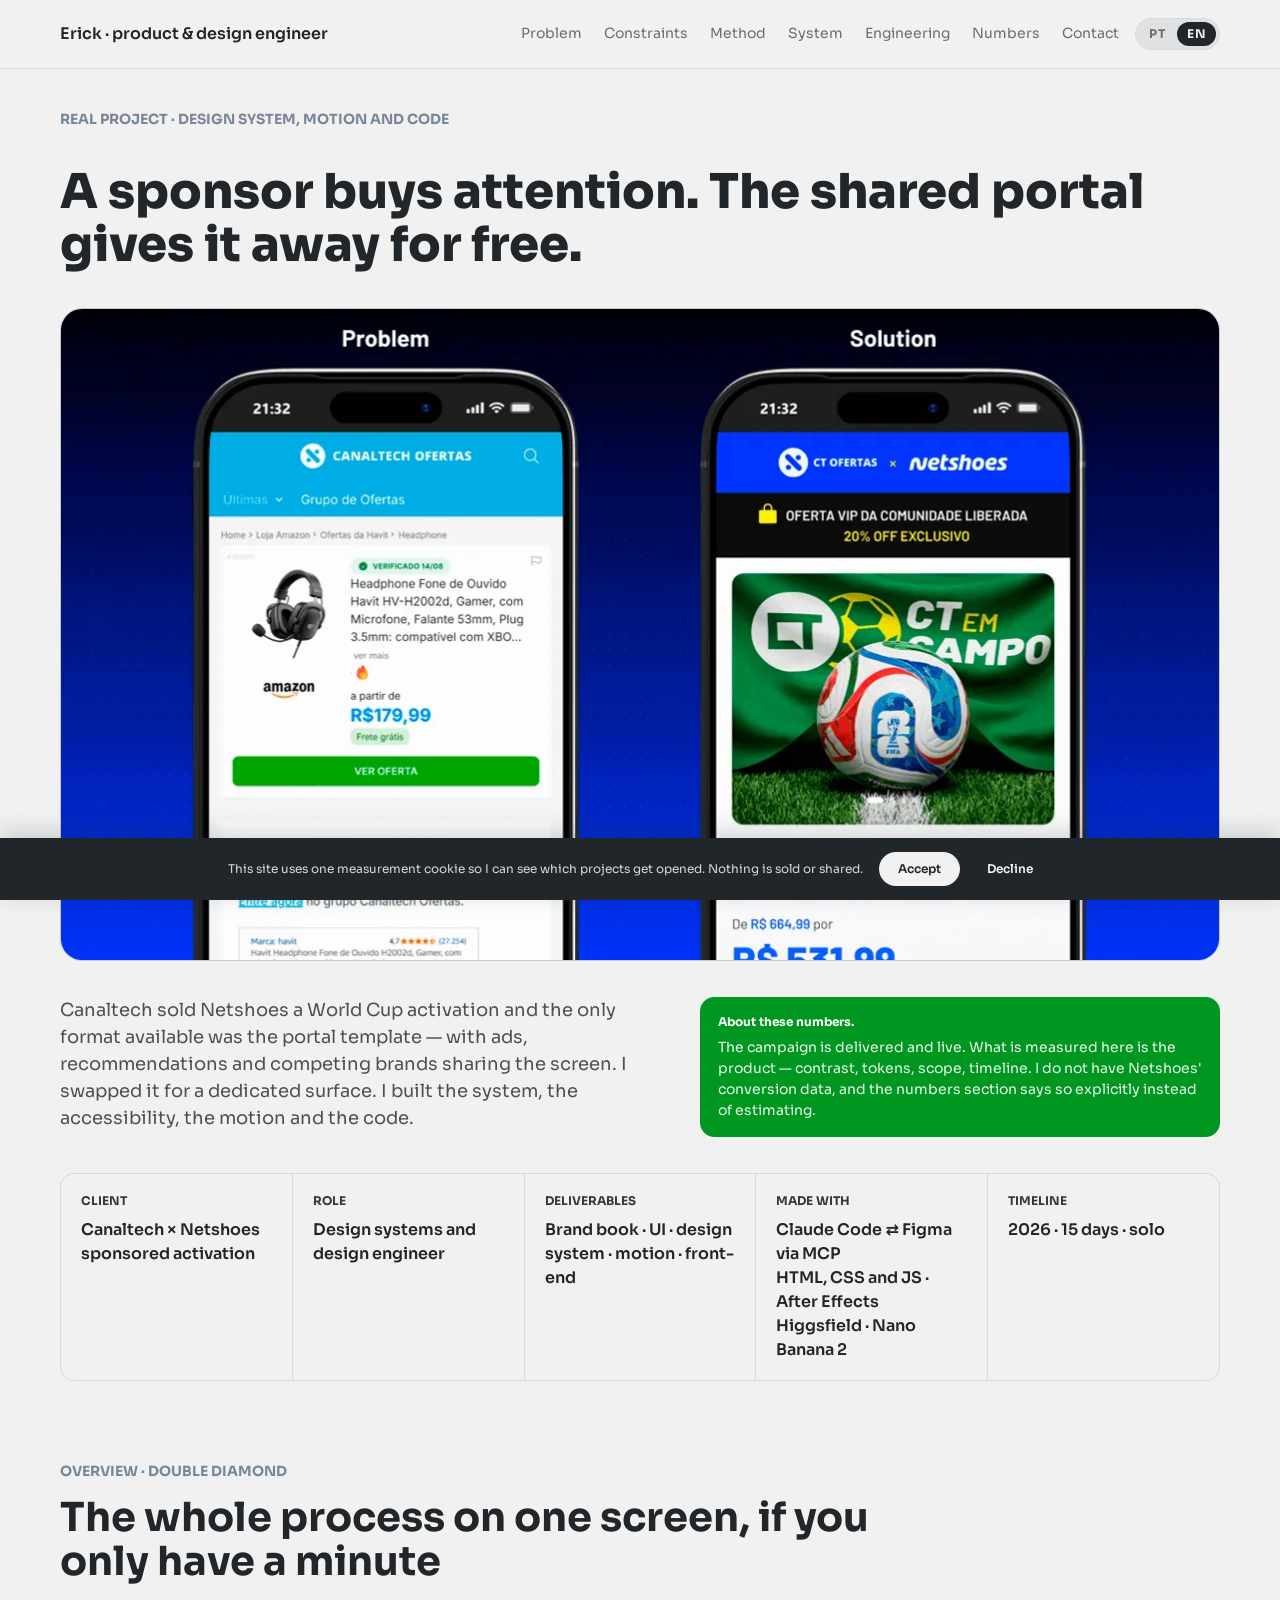
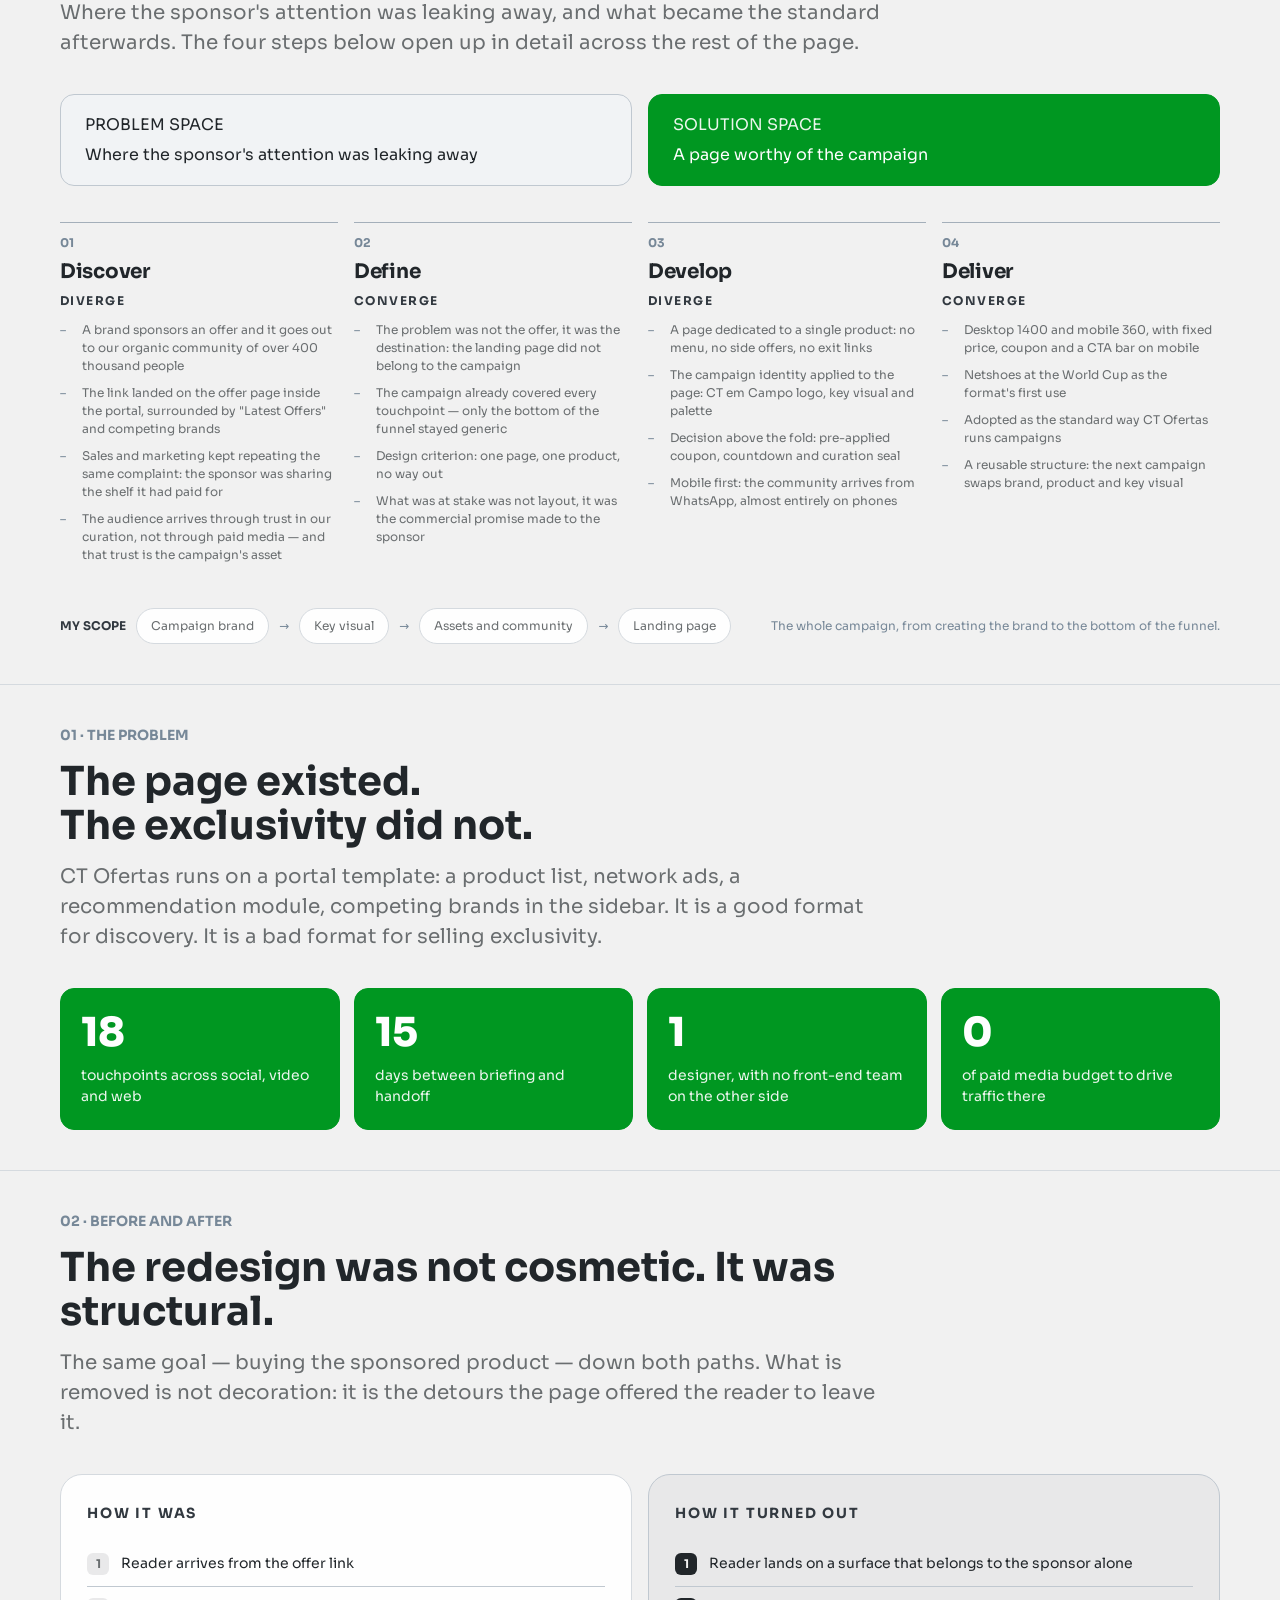
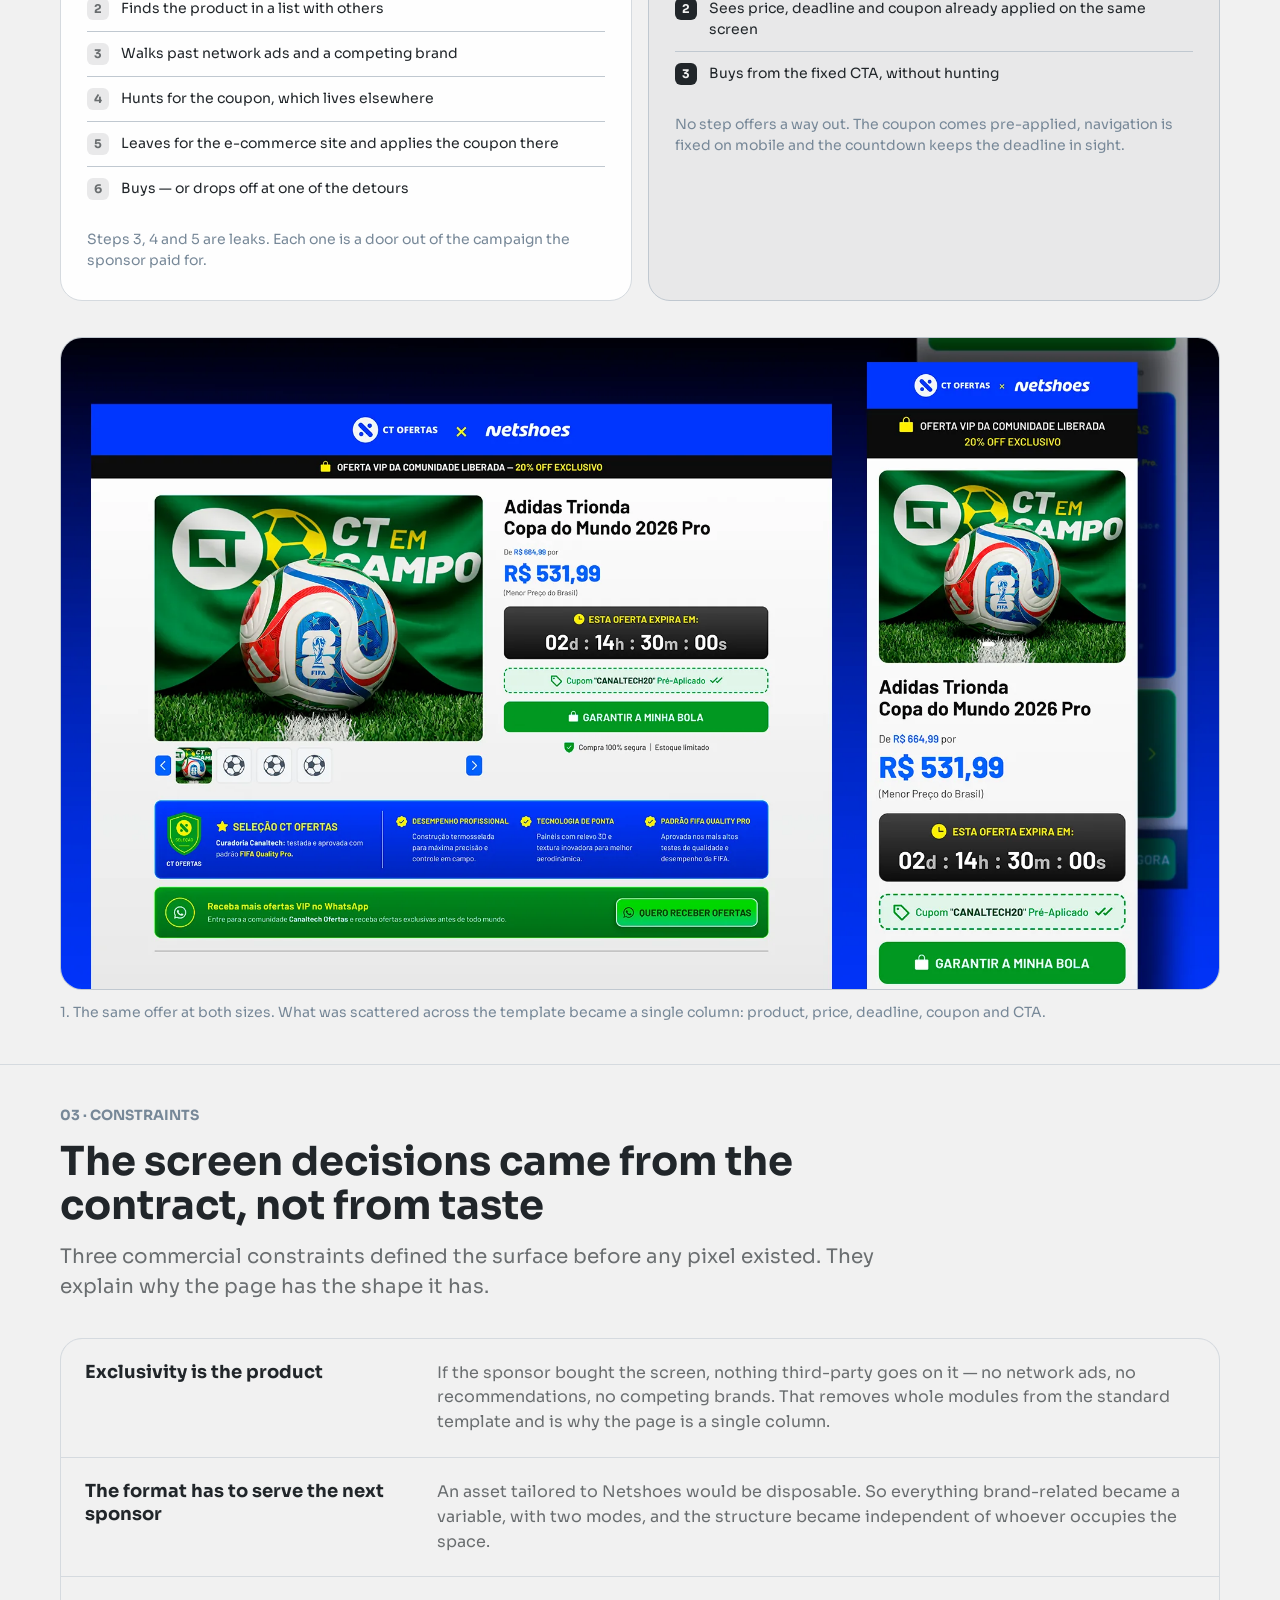
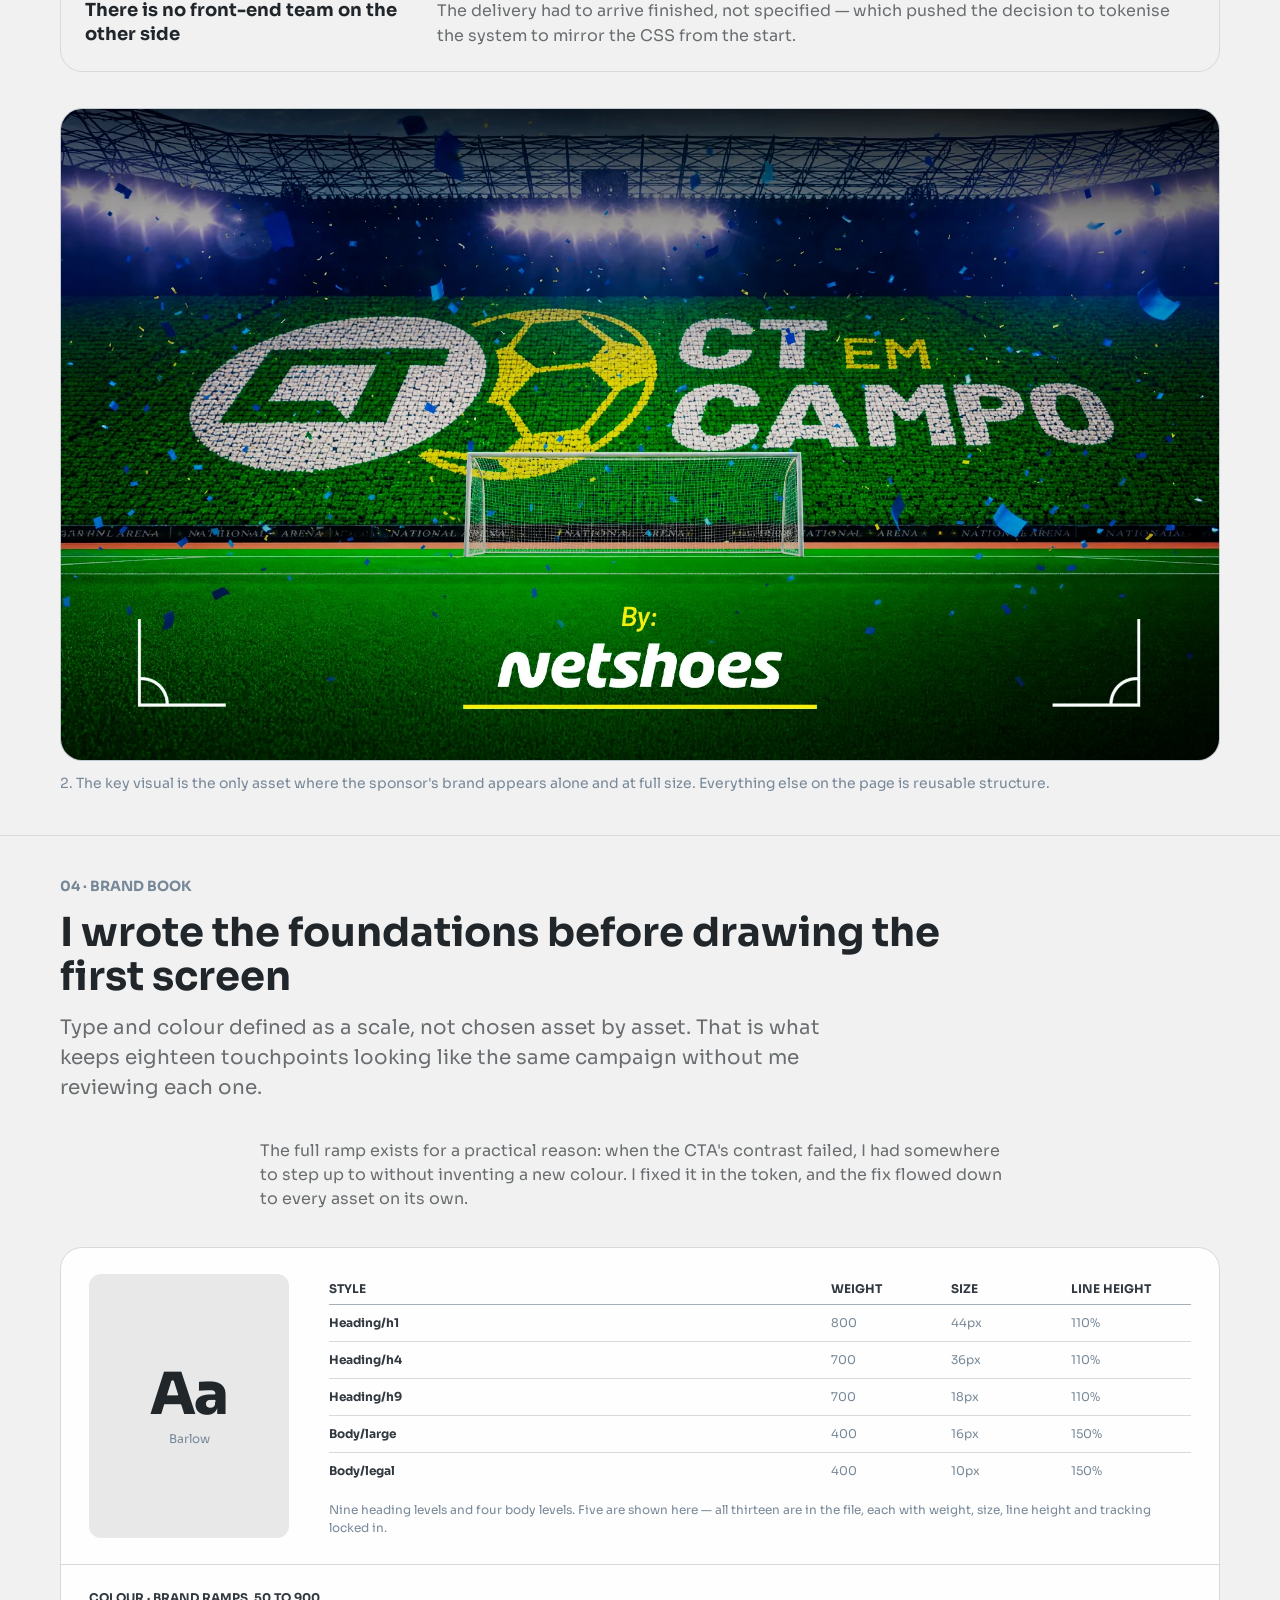
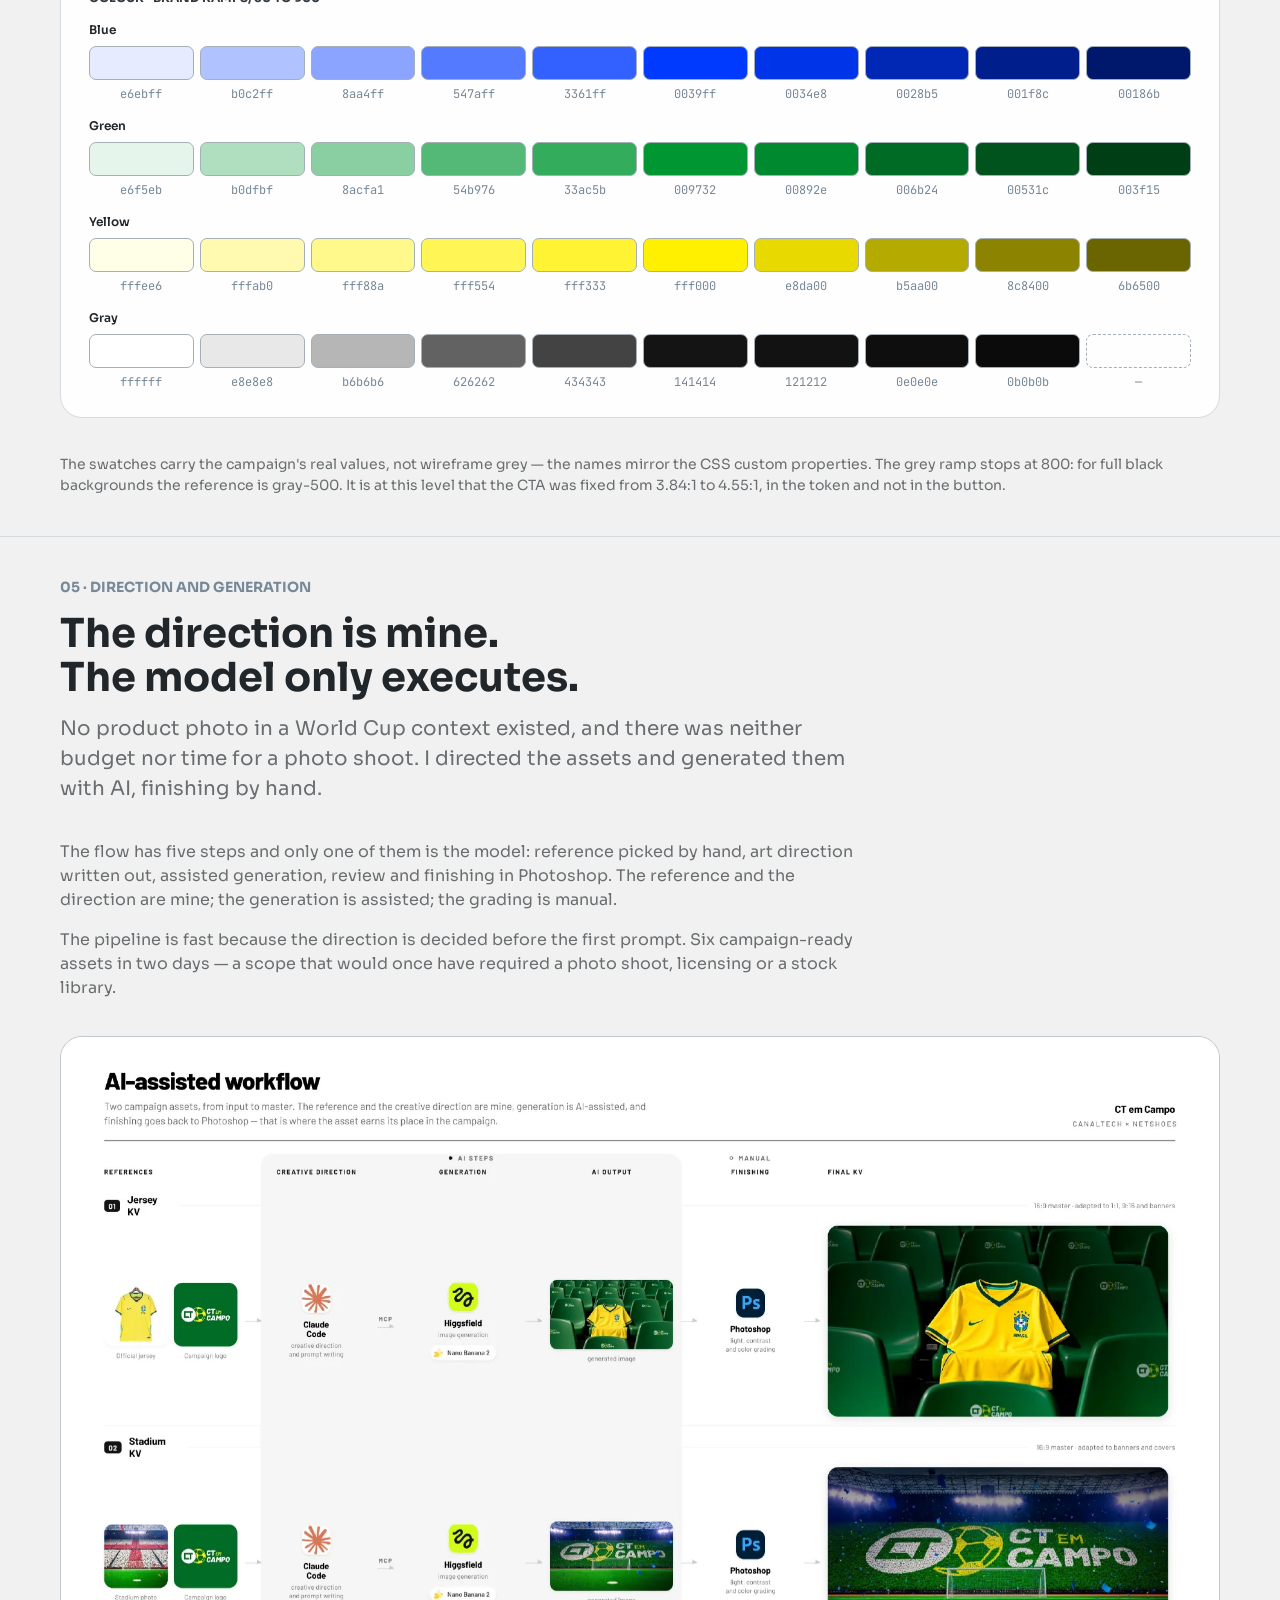
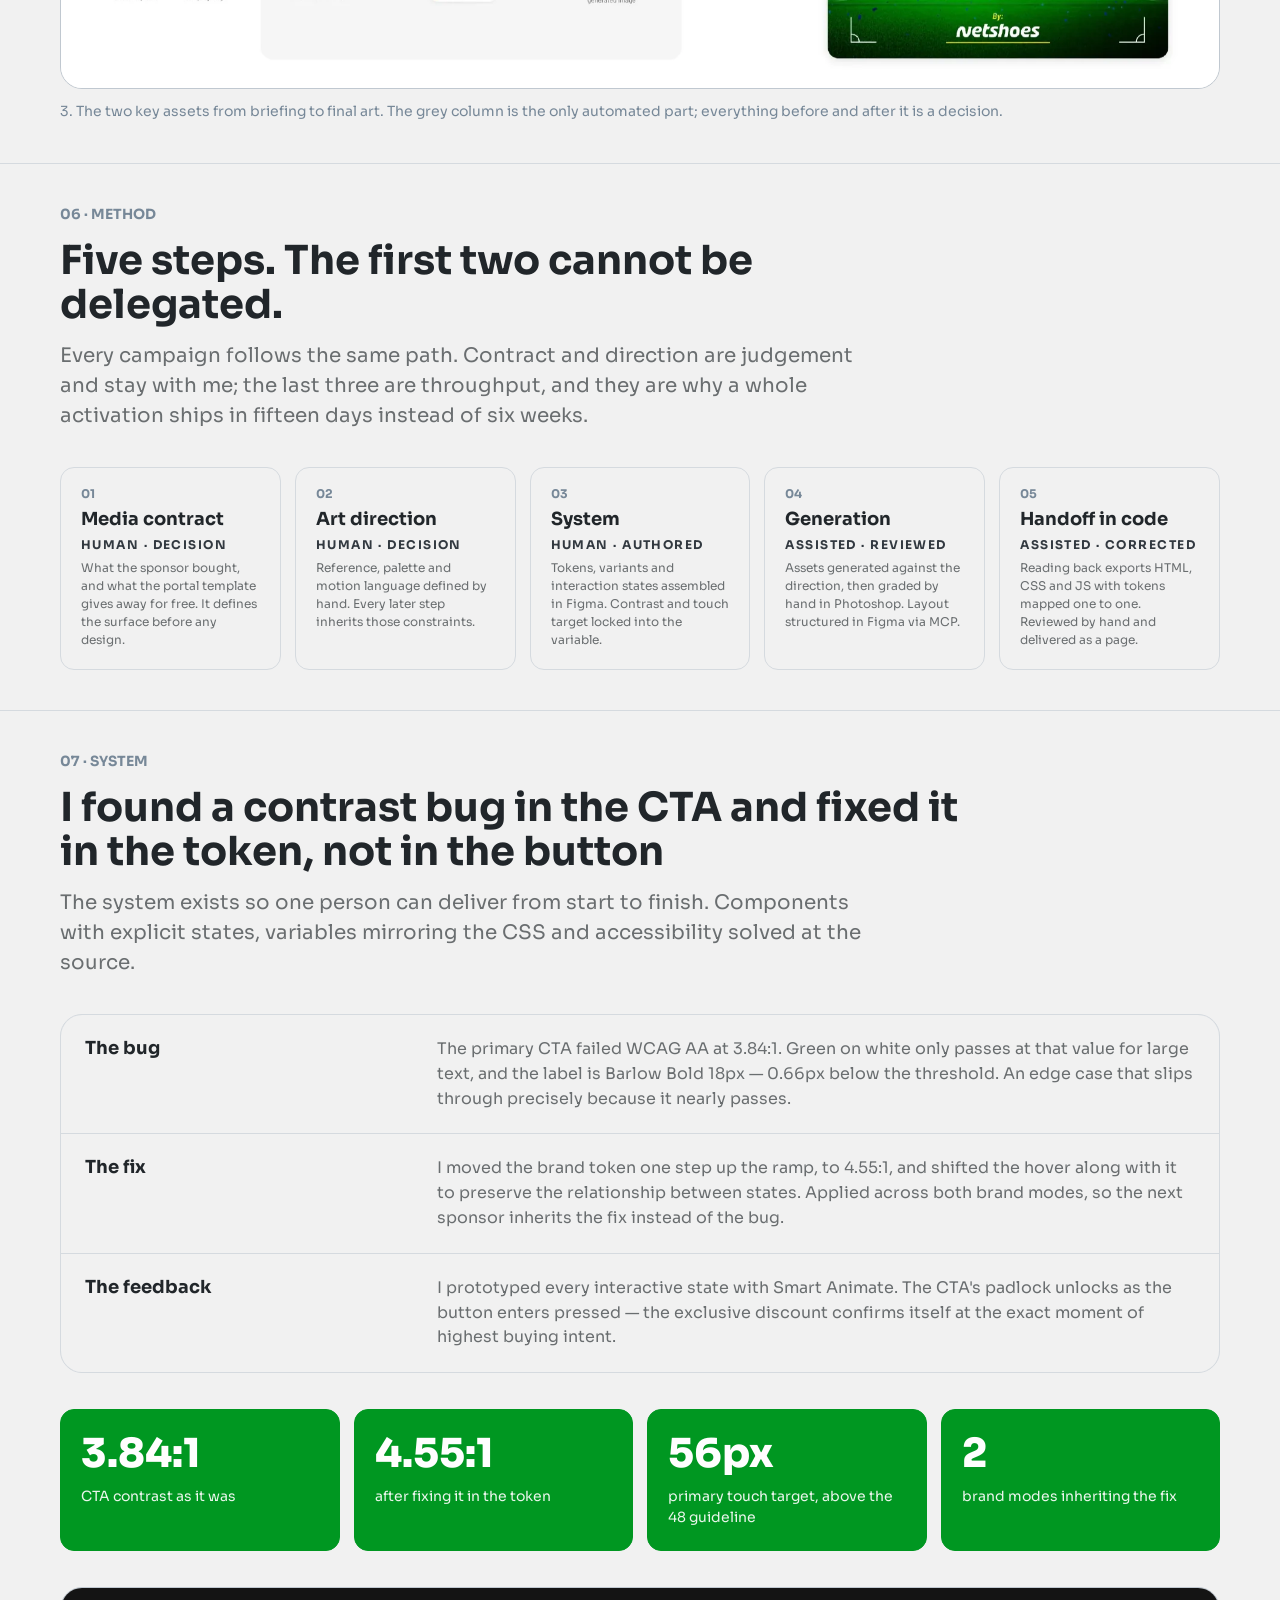
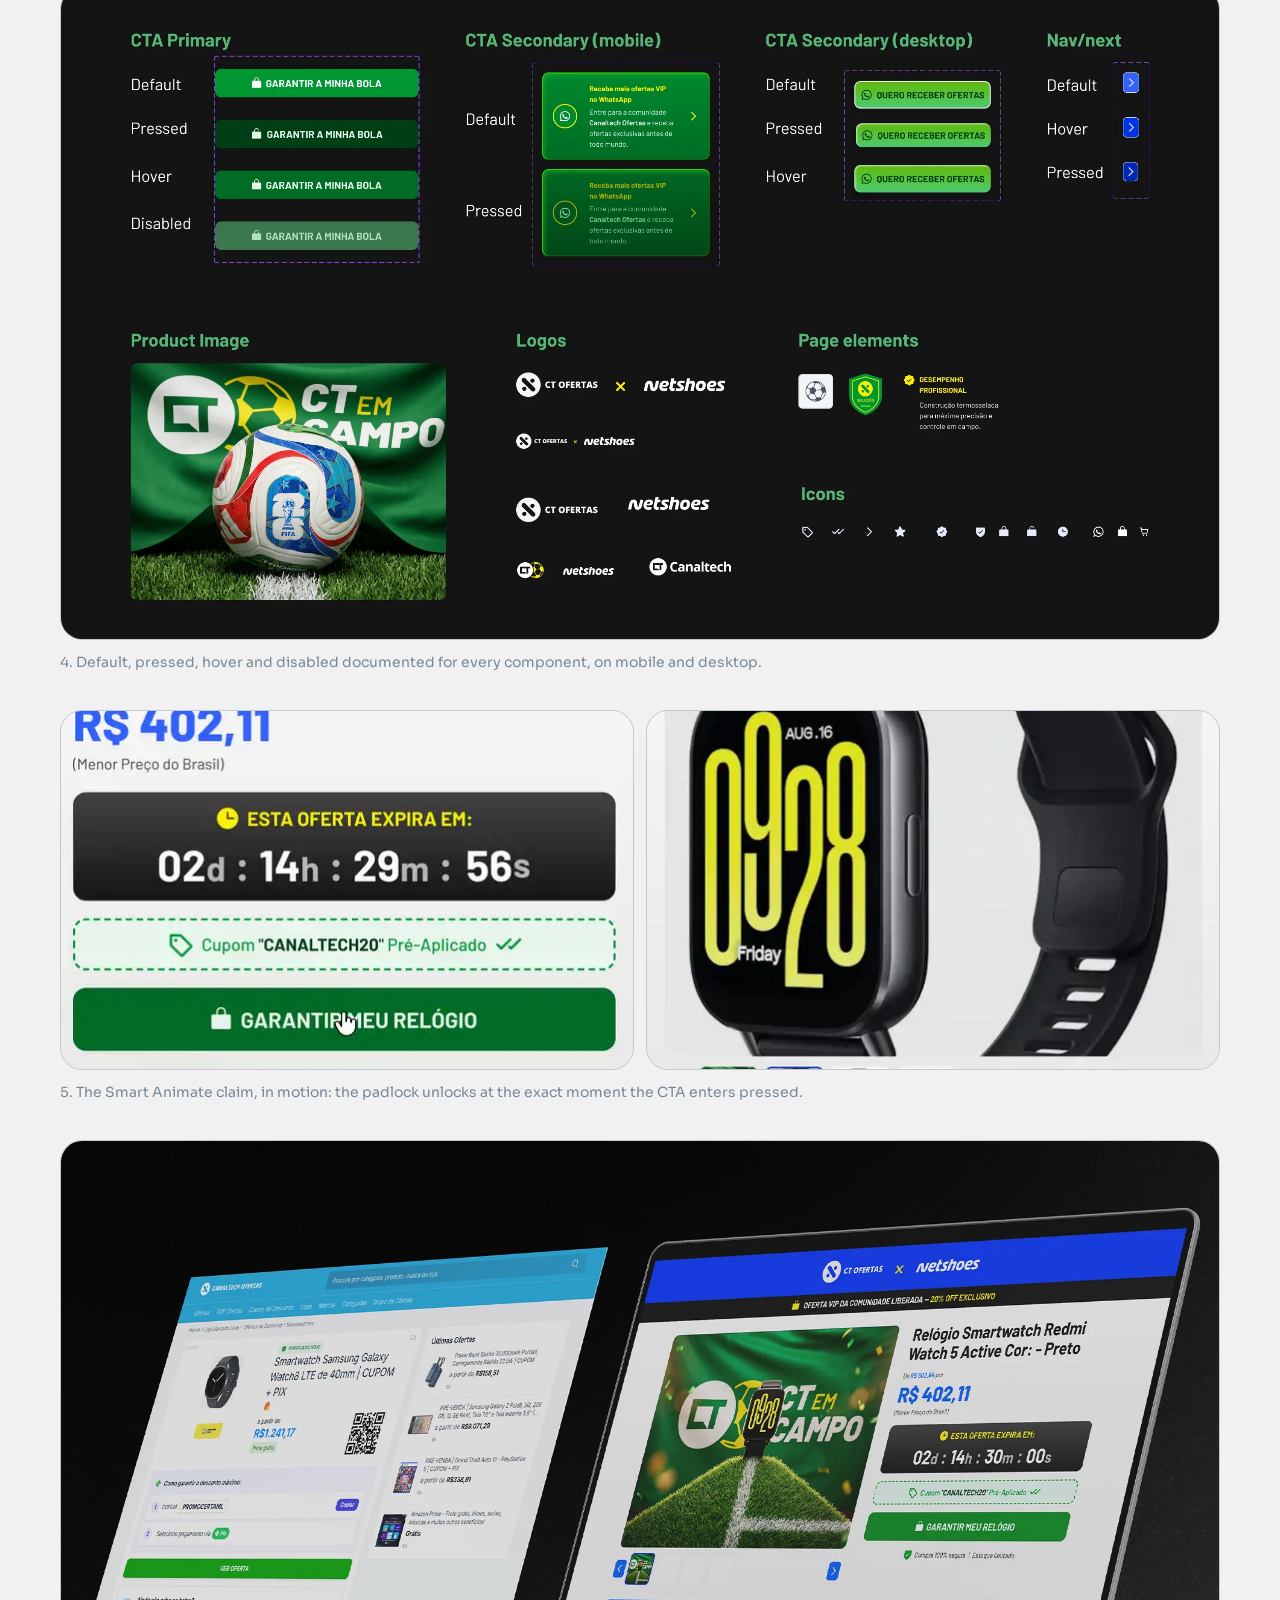
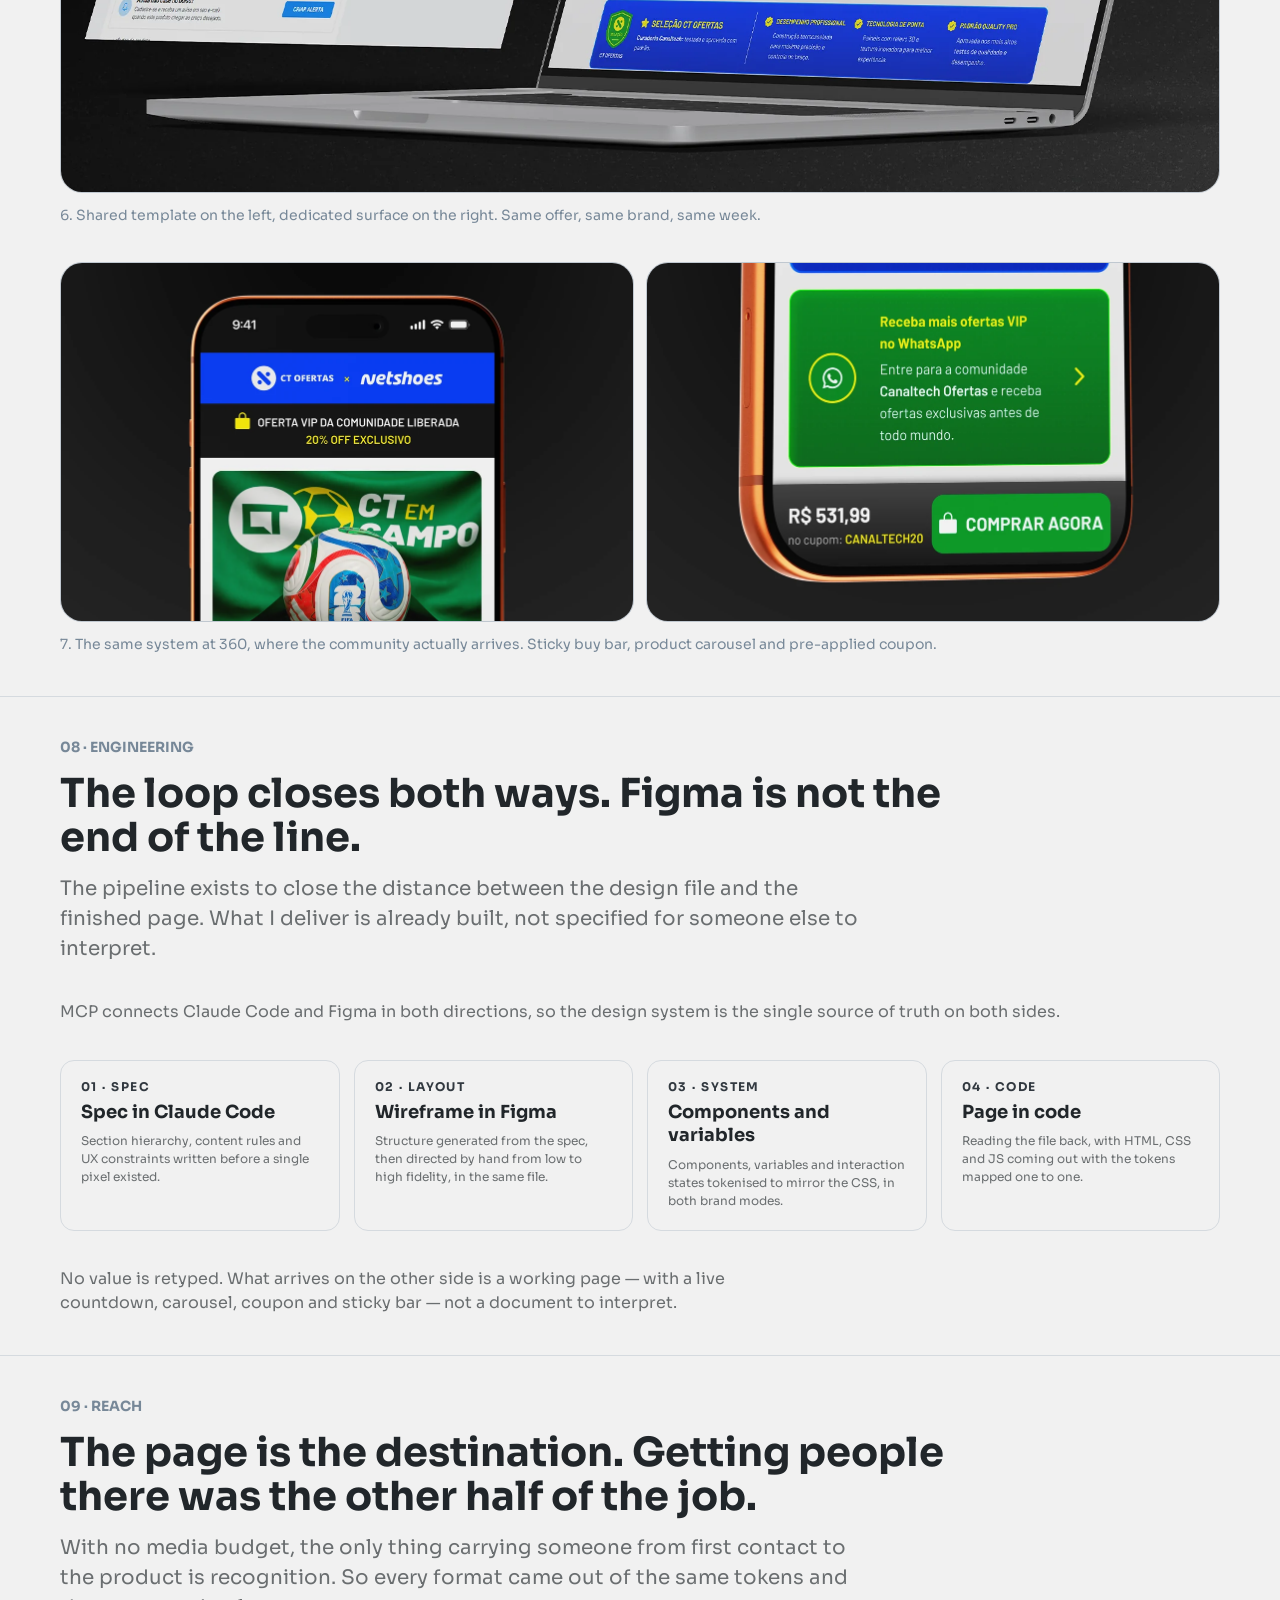
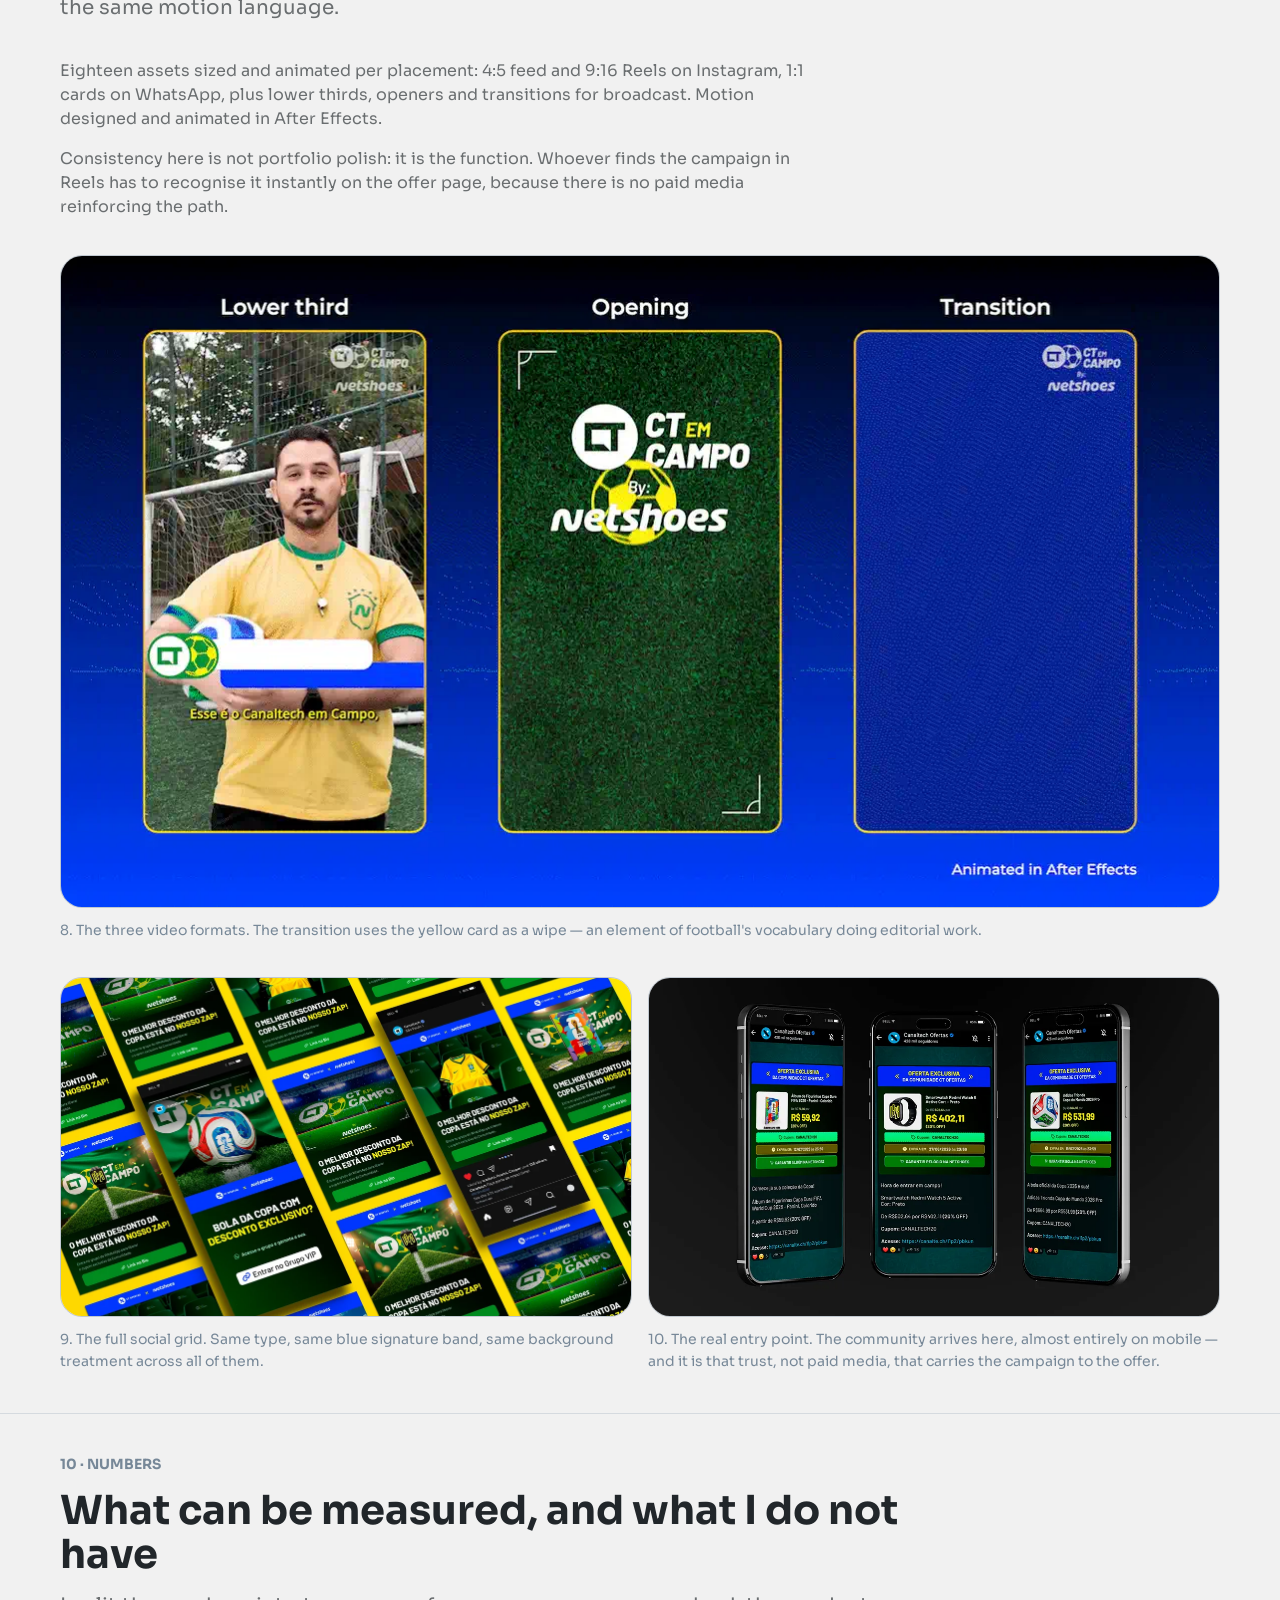
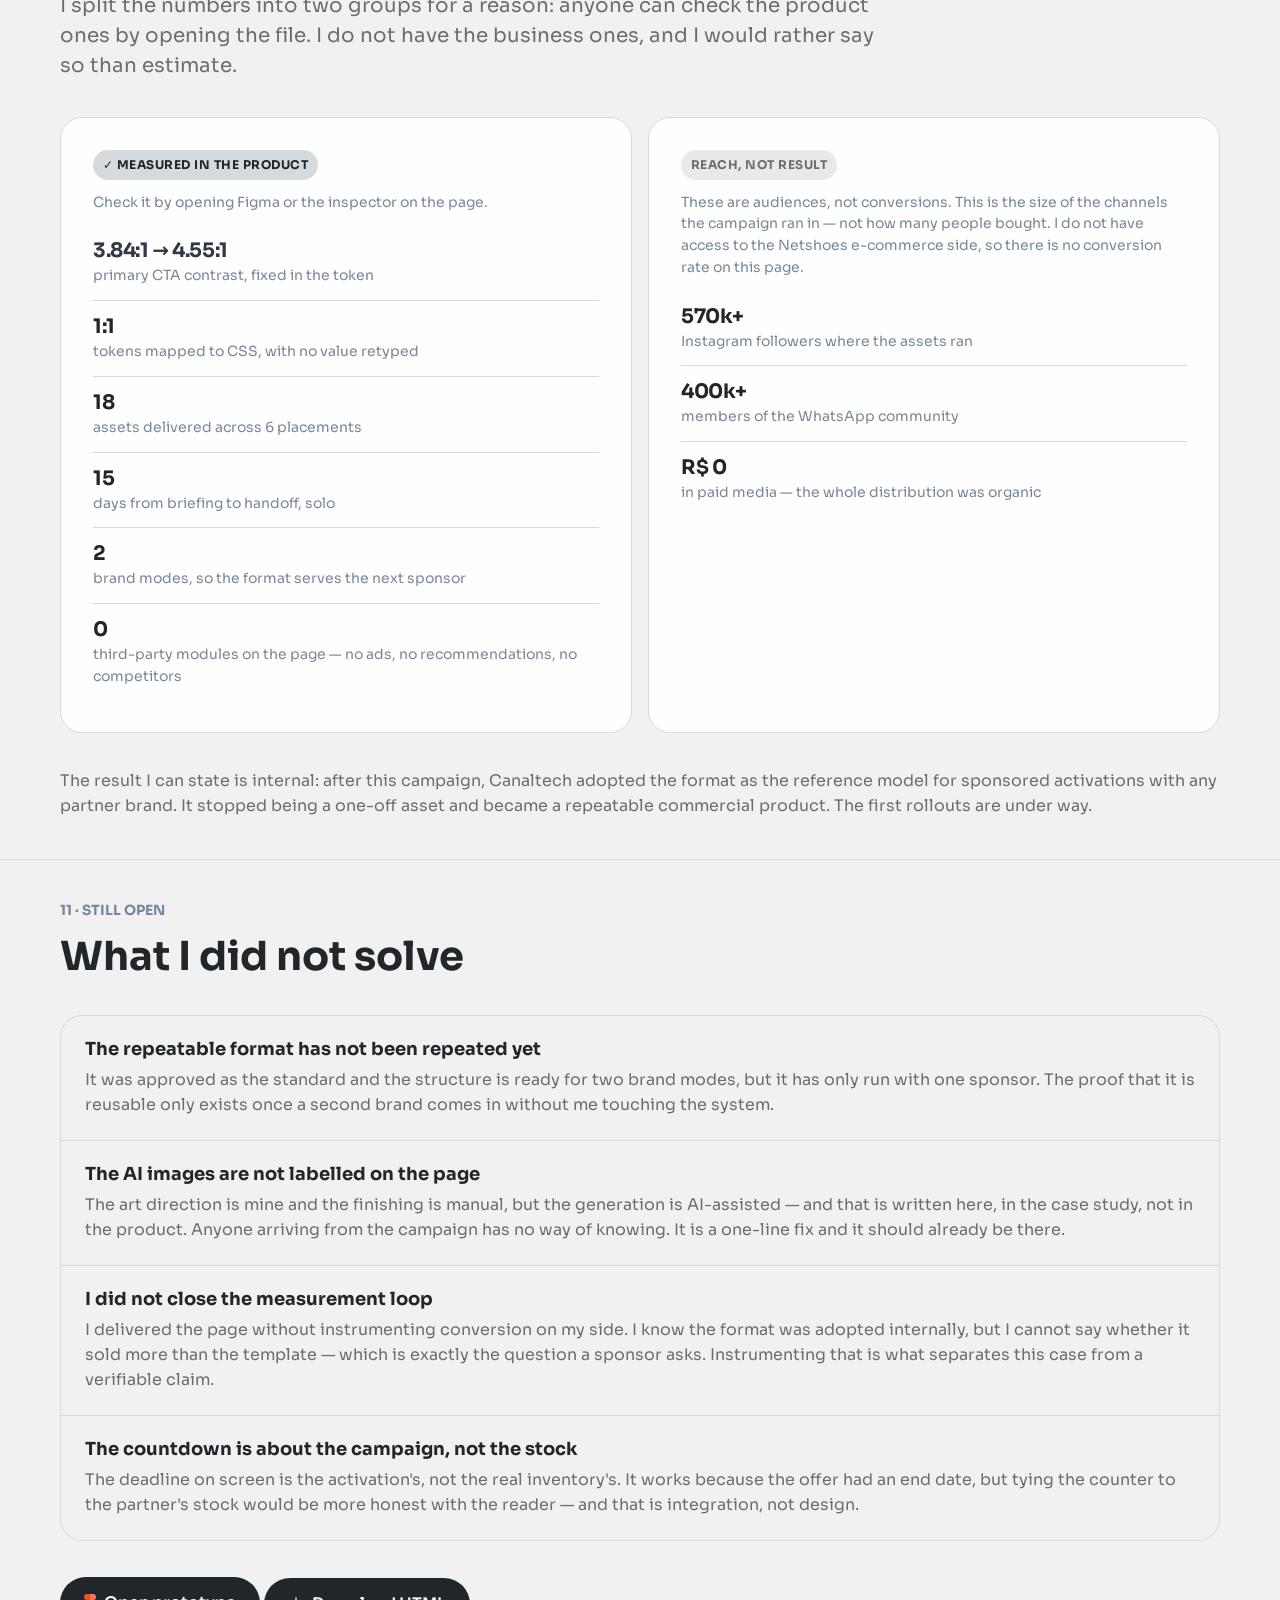
<file: docs/ct-em-campo.html>
<!DOCTYPE html>
<html lang="pt-BR">
<head>
<meta charset="UTF-8" />
<meta name="viewport" content="width=device-width, initial-scale=1.0" />
<!-- Consentimento (LGPD) — negado por padrão, liberado só depois do aceite -->
<script>
window.dataLayer=window.dataLayer||[];function gtag(){dataLayer.push(arguments);}
gtag('consent','default',{ad_storage:'denied',ad_user_data:'denied',ad_personalization:'denied',analytics_storage:'denied',wait_for_update:500});
try{if(localStorage.getItem('et_consentimento')==='aceito'){gtag('consent','update',{analytics_storage:'granted'});}}catch(e){}
</script>
<!-- Google tag (gtag.js) -->
<script async src="https://www.googletagmanager.com/gtag/js?id=G-TM34J12CLE"></script>
<script>
gtag('js', new Date());
gtag('config', 'G-TM34J12CLE');
</script>
<meta name="theme-color" content="#f1f1f1" />
<title>CT em Campo · Canaltech × Netshoes — Erick Teixeira</title>
<meta name="description" content="Case: um patrocinador compra atenção e o portal compartilhado entrega ela de graça. Design system, motion e código de uma ativação de Copa da Canaltech com a Netshoes." />
<link rel="icon" href="data:image/svg+xml,%3Csvg xmlns='http://www.w3.org/2000/svg' viewBox='0 0 32 32'%3E%3Crect width='32' height='32' rx='7' fill='%2321262a'/%3E%3Ctext x='16' y='22' font-family='system-ui,sans-serif' font-size='17' font-weight='700' fill='%23f1f1f1' text-anchor='middle'%3EE%3C/text%3E%3C/svg%3E" />
<meta property="og:type" content="website" />
<meta property="og:site_name" content="Erick Teixeira" />
<meta property="og:title" content="CT em Campo · Canaltech × Netshoes — Erick Teixeira" />
<meta property="og:description" content="Uma ativação de Copa que não cabia no template do portal. Brandbook, design system, motion e front-end." />
<meta property="og:image" content="assets/capa_ct_em_campo.webp" />
<meta name="twitter:card" content="summary_large_image" />
<meta name="twitter:title" content="CT em Campo · Canaltech × Netshoes — Erick Teixeira" />
<meta name="twitter:description" content="Uma ativação de Copa que não cabia no template do portal. Brandbook, design system, motion e front-end." />
<meta name="twitter:image" content="assets/capa_ct_em_campo.webp" />

<style>
/* Sora e JetBrains Mono servidas do próprio domínio: sem requisição
   para terceiros e sem depender do Google Fonts. */
@font-face{font-family:'JetBrains Mono';font-style:normal;font-weight:400;font-display:swap;
  src:url(assets/fonts/jetbrains-mono-400-latin-ext.woff2) format('woff2');unicode-range:U+0100-02BA, U+02BD-02C5, U+02C7-02CC, U+02CE-02D7, U+02DD-02FF, U+0304, U+0308, U+0329, U+1D00-1DBF, U+1E00-1E9F, U+1EF2-1EFF, U+2020, U+20A0-20AB, U+20AD-20C0, U+2113, U+2C60-2C7F, U+A720-A7FF}
@font-face{font-family:'JetBrains Mono';font-style:normal;font-weight:400;font-display:swap;
  src:url(assets/fonts/jetbrains-mono-400-latin.woff2) format('woff2');unicode-range:U+0000-00FF, U+0131, U+0152-0153, U+02BB-02BC, U+02C6, U+02DA, U+02DC, U+0304, U+0308, U+0329, U+2000-206F, U+20AC, U+2122, U+2191, U+2193, U+2212, U+2215, U+FEFF, U+FFFD}
@font-face{font-family:'Sora';font-style:normal;font-weight:400;font-display:swap;
  src:url(assets/fonts/sora-400-latin-ext.woff2) format('woff2');unicode-range:U+0100-02BA, U+02BD-02C5, U+02C7-02CC, U+02CE-02D7, U+02DD-02FF, U+0304, U+0308, U+0329, U+1D00-1DBF, U+1E00-1E9F, U+1EF2-1EFF, U+2020, U+20A0-20AB, U+20AD-20C0, U+2113, U+2C60-2C7F, U+A720-A7FF}
@font-face{font-family:'Sora';font-style:normal;font-weight:400;font-display:swap;
  src:url(assets/fonts/sora-400-latin.woff2) format('woff2');unicode-range:U+0000-00FF, U+0131, U+0152-0153, U+02BB-02BC, U+02C6, U+02DA, U+02DC, U+0304, U+0308, U+0329, U+2000-206F, U+20AC, U+2122, U+2191, U+2193, U+2212, U+2215, U+FEFF, U+FFFD}
@font-face{font-family:'Sora';font-style:normal;font-weight:600;font-display:swap;
  src:url(assets/fonts/sora-600-latin-ext.woff2) format('woff2');unicode-range:U+0100-02BA, U+02BD-02C5, U+02C7-02CC, U+02CE-02D7, U+02DD-02FF, U+0304, U+0308, U+0329, U+1D00-1DBF, U+1E00-1E9F, U+1EF2-1EFF, U+2020, U+20A0-20AB, U+20AD-20C0, U+2113, U+2C60-2C7F, U+A720-A7FF}
@font-face{font-family:'Sora';font-style:normal;font-weight:600;font-display:swap;
  src:url(assets/fonts/sora-600-latin.woff2) format('woff2');unicode-range:U+0000-00FF, U+0131, U+0152-0153, U+02BB-02BC, U+02C6, U+02DA, U+02DC, U+0304, U+0308, U+0329, U+2000-206F, U+20AC, U+2122, U+2191, U+2193, U+2212, U+2215, U+FEFF, U+FFFD}
@font-face{font-family:'Sora';font-style:normal;font-weight:700;font-display:swap;
  src:url(assets/fonts/sora-700-latin-ext.woff2) format('woff2');unicode-range:U+0100-02BA, U+02BD-02C5, U+02C7-02CC, U+02CE-02D7, U+02DD-02FF, U+0304, U+0308, U+0329, U+1D00-1DBF, U+1E00-1E9F, U+1EF2-1EFF, U+2020, U+20A0-20AB, U+20AD-20C0, U+2113, U+2C60-2C7F, U+A720-A7FF}
@font-face{font-family:'Sora';font-style:normal;font-weight:700;font-display:swap;
  src:url(assets/fonts/sora-700-latin.woff2) format('woff2');unicode-range:U+0000-00FF, U+0131, U+0152-0153, U+02BB-02BC, U+02C6, U+02DA, U+02DC, U+0304, U+0308, U+0329, U+2000-206F, U+20AC, U+2122, U+2191, U+2193, U+2212, U+2215, U+FEFF, U+FFFD}
@font-face{font-family:'Sora';font-style:normal;font-weight:800;font-display:swap;
  src:url(assets/fonts/sora-800-latin-ext.woff2) format('woff2');unicode-range:U+0100-02BA, U+02BD-02C5, U+02C7-02CC, U+02CE-02D7, U+02DD-02FF, U+0304, U+0308, U+0329, U+1D00-1DBF, U+1E00-1E9F, U+1EF2-1EFF, U+2020, U+20A0-20AB, U+20AD-20C0, U+2113, U+2C60-2C7F, U+A720-A7FF}
@font-face{font-family:'Sora';font-style:normal;font-weight:800;font-display:swap;
  src:url(assets/fonts/sora-800-latin.woff2) format('woff2');unicode-range:U+0000-00FF, U+0131, U+0152-0153, U+02BB-02BC, U+02C6, U+02DA, U+02DC, U+0304, U+0308, U+0329, U+2000-206F, U+20AC, U+2122, U+2191, U+2193, U+2212, U+2215, U+FEFF, U+FFFD}
</style>

<style>
/* ==========================================================================
   TOKENS — lidos nó a nó do Figma (Jb6w9GH2aN7mVVCQseu3n5, página CT EM CAMPO)
   ========================================================================== */
:root{
  /* cor — mesmo sistema dos outros cases (Jb6w9GH2aN7mVVCQseu3n5, 277:6139),
     com o verde da campanha como acento */
  --ink:#21262a; --ink-2:#323940; --body:#6a6e70; --muted:#778898;
  --page:#f1f1f1; --surface:#fefefe; --surface-2:#e8e8e9; --surface-3:#e8e8e9;
  --line:#d5dadf; --line-2:#d5dadf; --line-3:#c0c8d0; --line-strong:#a4afba;
  --dark:#21262a; --darker:#21262a; --on-dark:#f1f1f1; --on-dark-2:#d5dadf;
  --verde:#009721; --sobre-verde:#f1f3f5;

  /* medida */
  --wrap:1160px; --pad-x:120px;
  --r-sm:10px; --r-md:12px; --r-lg:14px; --r-xl:22px; --r-pill:999px;

  /* ritmo vertical */
  --sec-y:40px;      /* padding das seções — 277:6176 */
  --blk:36px;        /* gap entre blocos da seção — 277:6176 */
  --head-gap:14px;   /* gap do cabeçalho */
}

*,*::before,*::after{box-sizing:border-box}
html{-webkit-text-size-adjust:100%;scroll-behavior:smooth}
@media (prefers-reduced-motion:reduce){html{scroll-behavior:auto}}
body{
  margin:0;background:var(--page);color:var(--ink);
  font-family:'Sora',ui-sans-serif,system-ui,-apple-system,'Segoe UI',Roboto,Arial,sans-serif;
  font-size:16px;line-height:1.5;
  -webkit-font-smoothing:antialiased;text-rendering:optimizeLegibility;
}
img{max-width:100%;display:block}
p{margin:0}
/* o navegador recua <dd> e <figure> em 40px por padrão. No Figma tudo começa
   na mesma margem, então o recuo tem que sair. */
dl,dt,dd,figure,blockquote{margin:0}
h1,h2,h3,h4{margin:0;font-weight:700}
a{color:inherit}
ul{margin:0;padding:0;list-style:none}

.wrap{width:min(var(--wrap),100% - (var(--pad-x) * 2));margin-inline:auto}
.sr-only{position:absolute;width:1px;height:1px;padding:0;margin:-1px;overflow:hidden;clip:rect(0 0 0 0);white-space:nowrap;border:0}
:where(a,button,[tabindex]):focus-visible{outline:2px solid var(--ink);outline-offset:3px;border-radius:6px}

/* ---------- escala tipográfica (Inter, valores do Figma) ---------- */
.eyebrow{font-weight:700;font-size:14px;line-height:1.5;text-transform:uppercase;color:var(--muted)}
.label{font-weight:700;font-size:12px;line-height:1.5;text-transform:uppercase;color:var(--ink-2)}
.h1{font-weight:800;font-size:48px;line-height:1.1;color:var(--ink)}
.h2{font-weight:700;font-size:40px;line-height:1.1;color:var(--ink)}
.lead{font-weight:400;font-size:20px;line-height:1.5;color:var(--body)}
.intro{font-weight:400;font-size:18px;line-height:1.5;color:var(--soft,#4d5155)}
.prose{font-weight:400;font-size:16px;line-height:1.5;color:var(--body)}
.txt{font-weight:400;font-size:16px;line-height:1.5;color:var(--body)}
.txt-sm{font-weight:400;font-size:14px;line-height:1.5;color:var(--body)}
.txt-xs{font-weight:400;font-size:12px;line-height:1.5;color:var(--body)}
.mono{font-weight:400;font-size:12px;line-height:1.5;color:var(--muted)}

/* ---------- estrutura de seção ---------- */
.sec{padding-block:var(--sec-y)}
/* o topo é fixo: a âncora precisa parar abaixo dele */
main section[id]{scroll-margin-top:80px}
.sec + .sec{border-top:1px solid var(--line)}
.sec__inner{display:flex;flex-direction:column;gap:var(--blk)}
.head{display:flex;flex-direction:column;gap:var(--head-gap)}
.head .h2{max-width:900px}
.head .lead{max-width:820px}
.body-col{display:flex;flex-direction:column;gap:16px;max-width:760px}
.body-col--wide{max-width:804px}
/* no Figma este parágrafo é um frame em x=200 com 760 de largura (277:6367) */
.body-col--rec{margin-left:200px;max-width:760px}

/* ---------- cartões e superfícies ---------- */
.card{background:var(--surface);border:1px solid var(--line);border-radius:var(--r-xl)}
.card--sm{border-radius:var(--r-lg)}

/* grupo com fio de 1px entre itens (Figma: container com gap=1) */
.grid-hair{display:grid;gap:1px;background:var(--line);
  border:1px solid var(--line);border-radius:var(--r-xl);overflow:hidden}
.grid-hair > *{background:var(--page)}
.grid-hair--sm{border-radius:var(--r-lg)}
</style>
<style>
/* ==========================================================================
   COMPONENTES
   ========================================================================== */

/* topo */
.topo{position:sticky;top:0;z-index:50;background:rgba(241,241,241,.88);
  backdrop-filter:saturate(180%) blur(12px);border-bottom:1px solid var(--line)}
.topo__inner{display:flex;align-items:center;justify-content:space-between;
  gap:24px;padding-block:18px;min-width:0}
.topo__nome{font-weight:600;font-size:16px;line-height:1.45;color:var(--ink);white-space:nowrap;
  text-decoration:none}
.menu{display:flex;align-items:center;gap:22px;min-width:0;overflow-x:auto;
  overflow-y:hidden;scrollbar-width:none;-webkit-overflow-scrolling:touch}
.menu::-webkit-scrollbar{display:none}
.menu a{font-weight:400;font-size:14px;line-height:1.55;color:var(--body);
  text-decoration:none;white-space:nowrap;transition:color .15s}
.menu a:hover{color:var(--ink)}

/* hero */
.hero{display:flex;flex-direction:column;align-items:center;gap:var(--blk);
  padding-block:var(--sec-y);text-align:left}
.hero > *{width:100%}
.hero__cols{display:grid;grid-template-columns:minmax(0,592fr) minmax(0,520fr);gap:48px;align-items:start}
/* no Figma a caixa "sobre os números" é verde, com texto claro */
.aviso{background:var(--verde);border:1px solid var(--verde);border-radius:var(--r-lg);
  padding:15px 17px;display:flex;flex-direction:column;gap:6px}
.aviso__t{font-weight:700;font-size:12px;line-height:1.5;color:#fefefe}
.aviso__d{font-weight:400;font-size:14px;line-height:1.5;color:#eaf6ec}

/* ficha técnica */
.ficha{grid-template-columns:repeat(5,1fr)}
.ficha__item{display:flex;flex-direction:column;gap:8px;padding:18px 20px}
.ficha__v{font-weight:600;font-size:16px;line-height:1.5;color:var(--ink);white-space:pre-line}

/* moldura de imagem */
.shot{background:var(--line);border:1px solid var(--line-3);border-radius:var(--r-xl);
  overflow:hidden;display:flex;align-items:center;justify-content:center}
.shot img{width:100%;height:100%;object-fit:cover;object-position:center}
.figura{display:flex;flex-direction:column;gap:12px}
.figura figcaption{font-weight:400;font-size:14px;line-height:1.55;color:var(--muted)}
.par{display:grid;grid-template-columns:1fr 1fr;gap:16px}
.par-img{display:grid;grid-template-columns:1fr 1fr;gap:12px}

/* placeholder enquanto o asset não chegou */
.ph{position:relative;width:100%;aspect-ratio:16/9;background:
  repeating-linear-gradient(45deg,#f4f4f4 0 12px,#efefef 12px 24px);
  display:flex;flex-direction:column;align-items:center;justify-content:center;
  gap:8px;text-align:center;padding:24px;color:var(--muted)}
.ph__f{font-family:'JetBrains Mono',ui-monospace,monospace;font-size:12px;
  color:var(--ink-2);background:#fff;border:1px solid var(--line-3);
  border-radius:6px;padding:5px 9px;word-break:break-all}
.ph__d{font-size:12px;line-height:1.5;max-width:46ch}

/* espaços (problema / solução) */
.espacos{display:grid;grid-template-columns:1fr 1fr;gap:16px}
.espaco{display:flex;flex-direction:column;gap:6px;padding:18px 24px;
  background:#f1f3f5;border:1px solid var(--line-3);border-radius:var(--r-lg)}
.espaco p{font-weight:400;font-size:16px;line-height:1.5;color:var(--ink)}
/* o espaço da solução é verde no Figma */
.espaco--sol{background:var(--verde);border-color:var(--verde)}
.espaco--sol .label{color:#eaf6ec}
.espaco--sol p{color:#fefefe}

/* etapas do double diamond */
.etapas{display:grid;grid-template-columns:repeat(4,1fr);gap:16px}
.etapa{display:flex;flex-direction:column;gap:10px;padding-top:14px;
  border-top:1px solid var(--line-strong)}
.etapa__n{font-weight:700;font-size:12px;line-height:1;color:var(--muted)}
.etapa__t{font-weight:700;font-size:20px;line-height:1.3;letter-spacing:-.014em;color:var(--ink)}
.etapa__f{font-weight:700;font-size:12px;line-height:1;letter-spacing:.12em;
  text-transform:uppercase;color:var(--ink-2)}
.itens{display:flex;flex-direction:column;gap:9px;padding-top:4px}
.item-tr{display:grid;grid-template-columns:14px 1fr;gap:8px;align-items:start}
.item-tr span:first-child{color:var(--muted);font-size:12px;line-height:1.5}
.item-tr p{font-weight:400;font-size:12px;line-height:1.5;color:var(--body)}

/* escopo (chips) */
.escopo{display:flex;flex-wrap:wrap;align-items:center;gap:10px;padding-top:8px}
.chip{padding:8px 14px;border-radius:var(--r-pill);background:var(--surface);
  border:1px solid var(--line);font-weight:400;font-size:12px;line-height:1.5;color:var(--body)}
.seta{color:var(--muted);font-size:12px}
/* a nota tem 445 x 18 no Figma (277:6270): 12px, na mesma linha dos chips */
.escopo__nota{margin-left:auto;font-weight:400;font-size:12px;line-height:1.5;color:var(--muted)}

/* nbox */
.nboxes{display:grid;grid-template-columns:repeat(4,1fr);gap:14px}
/* os blocos de número são verdes no Figma (277:6212) */
.nbox{display:flex;flex-direction:column;gap:10px;padding:22px 20px;min-height:138px;
  background:var(--verde);border:1px solid var(--verde);border-radius:var(--r-lg)}
.nbox__v{font-weight:800;font-size:40px;line-height:1.1;color:#fefefe}
.nbox__v--muted{color:#fefefe}
.nbox__d{font-weight:400;font-size:14px;line-height:1.5;color:#eaf6ec}
</style>
<style>
/* antes / depois */
.ad{display:grid;grid-template-columns:1fr 1fr;gap:16px}
.ad__col{display:flex;flex-direction:column;gap:18px;padding:28px 26px;
  background:var(--surface);border:1px solid var(--line);border-radius:var(--r-xl)}
.ad__col--depois{background:var(--surface-3);border-color:var(--line-3)}
.passos{display:flex;flex-direction:column}
.passo{display:grid;grid-template-columns:21px 1fr;gap:13px;align-items:start;
  padding-block:11px}
/* mesmo par do Figma nos três cases que usam esta coluna: grey-50 + grey-300 */
.passo__n{width:22px;height:22px;border-radius:6px;display:grid;place-items:center;
  background:#e9e9ea;color:var(--body,#6a6e70);
  font-weight:700;font-size:12px;line-height:1;flex:none}
.ad__col--depois .passo__n{background:var(--dark);color:var(--on-dark)}
.passo{border-bottom:1px solid var(--line-3)}
.passo:last-child{border-bottom:0}
.passo p{font-weight:400;font-size:14px;line-height:1.5;color:var(--ink)}
.ad__nota{font-weight:400;font-size:14px;line-height:1.55;color:var(--muted)}

/* tabela de itens (restrições, achados) */
.tab__item{display:grid;grid-template-columns:320px 1fr;gap:32px;padding:22px 24px}
.tab__t{font-weight:700;font-size:18px;line-height:1.3;color:var(--ink)}
.tab__d{font-weight:400;font-size:16px;line-height:1.55;color:var(--body)}

/* brandbook */
.bb{background:var(--surface);border:1px solid var(--line);border-radius:var(--r-xl);overflow:hidden}
.bb__tipo{display:grid;grid-template-columns:200px 1fr;gap:40px;padding:26px 28px;
  border-bottom:1px solid var(--line)}
.especime{display:flex;flex-direction:column;align-items:center;justify-content:center;gap:4px;
  padding:18px 24px;background:#e8e8e9;border-radius:var(--r-md);
  min-height:121px}
.especime__aa{font-weight:800;font-size:58px;line-height:1.06;letter-spacing:-.032em;color:var(--ink)}
.especime__n{font-weight:400;font-size:12px;line-height:1.5;color:var(--muted)}
.escala{display:flex;flex-direction:column}
.escala__row{display:grid;grid-template-columns:1fr 120px 120px 120px;gap:0;
  align-items:center;padding-block:9px;border-bottom:1px solid var(--line-2)}
.escala__row--head{padding-block:6px;border-bottom:1px solid var(--line-strong)}
.escala__row:last-child{border-bottom:0}
.escala__nome{font-weight:700;font-size:12px;line-height:1.3;color:var(--ink-2)}
.escala__vals{display:contents}
.escala__nota{padding-top:12px;font-weight:400;font-size:12px;line-height:1.55;color:var(--muted)}
.bb__cor{display:flex;flex-direction:column;gap:14px;padding:24px 28px 26px}
.rampa{display:flex;flex-direction:column;gap:7px}
.rampa__n{font-weight:600;font-size:12px;line-height:1.5;color:var(--ink)}
.faixa{display:grid;grid-template-columns:repeat(10,1fr);gap:6px}
.amostra{display:flex;flex-direction:column;gap:5px;min-width:0}
.amostra i{display:block;height:34px;border-radius:7px;border:1px solid var(--line-strong)}
.amostra span{font-family:'JetBrains Mono',ui-monospace,monospace;font-size:12px;
  line-height:1.5;color:var(--muted);text-align:center}
.amostra--vazia i{background:transparent;border:1px dashed var(--line-strong)}

/* método / pipeline */
.ciclo{display:grid;grid-template-columns:repeat(5,1fr);gap:14px}
.pipeline{display:grid;grid-template-columns:repeat(4,1fr);gap:14px}
.pas{display:flex;flex-direction:column;gap:8px;padding:20px;
  background:transparent;border:1px solid var(--line);border-radius:var(--r-lg)}
.pas__n{font-weight:700;font-size:12px;line-height:1;color:var(--muted)}
.pas__t{font-weight:700;font-size:18px;line-height:1.3;color:var(--ink)}
.pas__f{font-weight:700;font-size:12px;line-height:1;letter-spacing:.12em;
  text-transform:uppercase;color:var(--ink-2)}
.pas__d{font-weight:400;font-size:12px;line-height:1.5;color:var(--body)}

/* números */
.grupos{display:grid;grid-template-columns:1fr 1fr;gap:16px}
.grupo{display:flex;flex-direction:column;gap:12px;padding:32px;
  background:var(--surface);border:1px solid var(--line);border-radius:var(--r-xl)}
/* mesmo selo do Nega Nagô: fundação, ✓ só no que foi medido, versão fraca
   para a ressalva — que aqui diz "alcance, não resultado" e não pode vir
   com a cor de confirmado. */
.selo{align-self:flex-start;padding:6px 10px;border-radius:var(--r-pill);
  background:var(--line);color:var(--ink);
  font-weight:700;font-size:12px;line-height:1.5;letter-spacing:.04em;text-transform:uppercase}
.selo--fraco{background:#e9e9ea;color:var(--body)}
.grupo__sub{font-weight:400;font-size:14px;line-height:1.55;color:var(--muted)}
.linhas{display:flex;flex-direction:column}
.linha{display:flex;flex-direction:column;gap:2px;padding-block:13px;
  border-bottom:1px solid var(--line-2)}
.linha:last-child{border-bottom:0}
.linha__v{font-weight:700;font-size:20px;line-height:1.25;letter-spacing:-.02em;color:var(--ink)}
.linha__v--sys{color:var(--ink-2)}
.linha__d{font-weight:400;font-size:14px;line-height:1.55;color:var(--muted)}
.nota-fecho{font-weight:400;font-size:16px;line-height:1.55;color:var(--body);max-width:1160px}

/* em aberto */
.aberto__item{display:flex;flex-direction:column;gap:7px;padding:22px 24px}
.aberto__t{font-weight:700;font-size:18px;line-height:1.3;color:var(--ink)}
.aberto__d{font-weight:400;font-size:16px;line-height:1.55;color:var(--body)}

/* ver mais — as mesmas regras do case.css, que as outras tres paginas usam.
   O CSS daqui tinha sido escrito para um markup antigo (.projeto__txt com o
   texto e .projeto__t no titulo), entao .projeto__t caia no bloco inteiro e
   deixava titulo e descricao em 700/20px, sem padding nenhum. */
.projetos{display:grid;grid-template-columns:1fr 1fr;gap:18px}
.projeto{display:flex;flex-direction:column;background:var(--surface);
  border:1px solid var(--line);border-radius:var(--r-xl);overflow:hidden;
  color:inherit;text-decoration:none}
.projeto__capa{aspect-ratio:571/240;background:var(--line)}
.projeto__capa img{width:100%;height:100%;object-fit:cover}
.projeto__t{display:flex;flex-direction:column;gap:8px;padding:22px 24px 26px}
.t20{font-weight:700;font-size:20px;line-height:1.3;color:var(--ink)}
.p14{font-weight:400;font-size:14px;line-height:1.5;color:var(--body)}

/* contato */
/* cartão de contato: mesmo bloco escuro dos outros cases (277:6720) */
.h2--xl{font-weight:800;font-size:64px;line-height:1.1}
.contato{background:var(--ink);border-radius:28px;padding:40px 56px;color:var(--on-dark);
  display:flex;flex-direction:column;gap:36px;margin-block:var(--sec-y)}
.contato .h2{color:var(--on-dark)}
.contato .lead{color:var(--on-dark-2)}
.contato .h2--xl{max-width:820px}
.contato > .lead{max-width:700px}
.disp{display:flex;align-items:center;gap:9px;padding-bottom:6px;margin-bottom:36px}
.disp i{width:8px;height:8px;border-radius:50%;background:var(--on-dark-2);flex:none}
.disp span{font-weight:700;font-size:14px;line-height:1.5;text-transform:uppercase;color:var(--on-dark-2)}
.acoes{display:flex;flex-wrap:wrap;gap:12px;padding-top:22px}
.btn{display:inline-flex;align-items:center;gap:8px;padding:14px 24px;border-radius:var(--r-pill);
  font-weight:600;font-size:16px;line-height:1.5;text-decoration:none;cursor:pointer;
  border:0;font-family:inherit;transition:opacity .15s,border-color .15s}
.btn--p{background:var(--dark);color:var(--on-dark)}
.btn--p:hover{opacity:.86}
.btn--s{background:var(--surface);color:var(--ink);border:1px solid var(--line)}
.btn--s:hover{border-color:var(--line-strong)}
.btn--light{background:var(--page);color:var(--ink)}
.btn--light:hover{opacity:.88}
.btn--ghost{background:transparent;color:var(--on-dark);border:1px solid var(--muted)}
.btn--ghost:hover{border-color:var(--on-dark-2)}
.base{display:flex;justify-content:space-between;gap:16px;flex-wrap:wrap;
  padding-top:36px;border-top:1px solid var(--on-dark-2)}
.base p{font-weight:400;font-size:12px;line-height:1.5;color:var(--on-dark-2)}
.toast{position:fixed;left:50%;bottom:28px;z-index:60;transform:translate(-50%,8px);
  background:var(--ink);color:var(--on-dark);padding:12px 18px;border-radius:12px;
  font-size:14px;line-height:1.4;opacity:0;pointer-events:none;transition:opacity .18s,transform .18s}
.toast[data-show]{opacity:1;transform:translate(-50%,0)}
</style>
<style>
/* ==========================================================================
   RESPONSIVO — o Figma tem só o desktop 1400; abaixo disso é adaptação
   ========================================================================== */

/* --- abaixo de 1400 a margem cede primeiro, para o container segurar 1160 --- */
@media (max-width:1399px){ :root{--pad-x:56px} }

/* --- 1280px: primeiras quebras de proporcao --- */
@media (max-width:1279px){
  .hero__cols{grid-template-columns:minmax(0,1fr) minmax(0,.78fr);gap:32px}
  .tab__item{grid-template-columns:260px 1fr;gap:24px}
  .bb__tipo{grid-template-columns:170px 1fr;gap:28px}
}

/* --- 940px: o nome + 7 itens de menu param de caber numa linha --- */
@media (max-width:939px){
  .topo__inner{flex-direction:column;align-items:flex-start;gap:10px;padding-block:12px}
  .topo__nome{font-size:14px}
  main section[id]{scroll-margin-top:104px}
  .menu{gap:18px;width:100%;overflow-x:auto;overflow-y:hidden;scrollbar-width:none;
    -webkit-overflow-scrolling:touch;padding-bottom:2px}
  .menu::-webkit-scrollbar{display:none}
  .menu a{font-size:14px}
}

/* --- 1024px: quebras de 4/5 colunas --- */
@media (max-width:1023px){
  :root{--pad-x:40px;--sec-y:32px;--blk:32px}
  .h1{font-size:40px}
  .h2{font-size:33px}
  .lead{font-size:19px}
  .hero{padding-block:56px 64px}
  .hero__cols{grid-template-columns:1fr;gap:24px}
  .body-col--rec{margin-left:0}
  .aviso{max-width:640px}
  .ficha{grid-template-columns:repeat(3,1fr)}
  .etapas{grid-template-columns:repeat(2,1fr);gap:24px}
  .ciclo{grid-template-columns:repeat(3,1fr)}
  .pipeline{grid-template-columns:repeat(2,1fr)}
  .escala__row{grid-template-columns:1fr 92px 92px 92px}
  .h2--xl{font-size:44px}
  .contato{padding:36px 40px}
}

/* --- 768px: tudo em coluna única --- */
@media (max-width:767px){
  :root{--pad-x:20px;--sec-y:28px;--blk:26px;--head-gap:12px}
  body{font-size:16px}

  .h1{font-size:31px;letter-spacing:-.026em;line-height:1.12}
  .h2{font-size:25px;letter-spacing:-.022em;line-height:1.16}
  .h2--xl{font-size:29px;letter-spacing:0}
  .contato{padding:26px 20px;gap:26px;border-radius:20px}
  .disp{margin-bottom:20px}
  .base{flex-direction:column;gap:6px;padding-top:22px}
  .projeto__t{padding:18px}
  .acoes .btn{width:100%;justify-content:center}
  .lead{font-size:16px}
  .intro{font-size:16px}
  .prose{font-size:16px}
  .txt,.aberto__d,.tab__d{font-size:14px}
  /* no Figma o eyebrow é uma linha só (lh 100%); no mobile ele quebra,
     então precisa de entrelinha para as duas linhas não se tocarem */
  .eyebrow{font-size:12px;letter-spacing:.12em;line-height:1.45}
  .label,.etapa__f,.pas__f{line-height:1.4}

  .hero{padding-block:36px 48px;gap:24px}

  /* ficha técnica: 5 itens em 2 colunas, o último ocupa a linha inteira */
  .ficha{grid-template-columns:1fr 1fr}
  .ficha__item{padding:14px 16px;gap:6px}
  .ficha__item:last-child{grid-column:1 / -1}
  .ficha__v{font-size:14px}

  .espacos,.etapas,.ad,.grupos,.projetos,.par,.par-img{grid-template-columns:1fr}
  /* no celular o rótulo e a nota do escopo ocupam a linha inteira */
  .escopo > .label{width:100%}
  .escopo__nota{margin-left:0;width:100%}
  .etapas{gap:20px}
  .nboxes{grid-template-columns:1fr 1fr;gap:10px}
  .nbox{padding:16px 16px;min-height:0;gap:6px}
  .nbox__v{font-size:31px}
  .nbox__d{font-size:12px}

  .espaco{padding:14px 18px}
  .ad__col{padding:20px 18px;gap:14px}
  .ciclo,.pipeline{grid-template-columns:1fr;gap:10px}
  .pas{padding:16px}

  /* tabelas (restrições, achados): título acima da descrição */
  .tab__item{grid-template-columns:1fr;gap:8px;padding:18px 18px}
  .tab__t{font-size:16px}

  .aberto__item{padding:18px 18px}
  .aberto__t{font-size:16px}
  .projeto{padding:20px 18px}
  .grupo{padding:22px 18px}
  .linha__v{font-size:18px}

  /* brandbook */
  .bb__tipo{grid-template-columns:1fr;gap:20px;padding:18px}
  .especime{min-height:96px;padding:14px}
  .especime__aa{font-size:44px}
  .bb__cor{padding:18px}

  /* escala: nome em cima, os três valores em linha embaixo */
  .escala__row{grid-template-columns:1fr;gap:2px;padding-block:11px}
  .escala__row--head{display:none}
  .escala__nome{font-size:16px}
  .escala__vals{display:flex;gap:16px}
  .escala__vals .mono::before{content:attr(data-l) " ";color:var(--line-strong)}

  /* rampas: rolagem horizontal preserva a leitura do hex */
  .rampa{min-width:0}
  .faixa-scroll{overflow-x:auto;overflow-y:hidden;-webkit-overflow-scrolling:touch;
    margin-inline:-18px;padding-inline:18px;scrollbar-width:thin}
  .faixa{grid-template-columns:repeat(10,68px);gap:5px}
  .amostra i{height:28px}
  .amostra span{font-size:12px}

  .contato{padding-block:52px}
  .acoes{padding-top:12px}
  .btn{padding:11px 18px;font-size:14px}
  .base{flex-direction:column;gap:6px;padding-top:20px}

  .figura{gap:10px}
  .figura figcaption{font-size:14px}
  .ph{aspect-ratio:4/3;padding:16px;gap:6px}
  .ph__d{font-size:12px}
}

@media (max-width:400px){
  .nboxes{grid-template-columns:1fr}
  .ficha{grid-template-columns:1fr}
  .ficha__item:last-child{grid-column:auto}
}

/* ==========================================================================
   Impressão / PDF. O portfólio também circula como anexo, e o que sai daqui
   precisa ser o mesmo documento — com os fundos escuros, sem o chrome de
   navegação e sem cortar cartão no meio da página.
   ========================================================================== */
@media print{
  @page{size:A4 landscape;margin:0}
  html,body{background:var(--page)}
  /* chrome que só existe na tela */
  .topo{position:static;backdrop-filter:none;-webkit-backdrop-filter:none}
  .menu,.idioma,.ck,.sr-only,#toast,.lupa,.lupa__fig{display:none!important}
  /* nada de CARTÃO partido entre páginas. A seção fica de fora de propósito:
     ela é mais alta que uma página, e pedir para não quebrar empurra a seção
     inteira para a página seguinte, deixando a anterior em branco. */
  .nbox,.dbox,.et,.rbox,.projeto,.comp,.token,.filtro,.pill,.card,
  .grupo,.tab,.aberto,.pas,.etapa,.passo,.linha,.contato,figure,
  .disc,.disc__item,.prova,.tile,.proj,.nums__i,.marca,.foto,.traj,
  .ficha,.ficha__i,.cont__i,.ad__col,.espacos,.chips{break-inside:avoid}
  h1,h2,h3{break-after:avoid}
  figcaption{break-before:avoid}
  /* a imagem nunca sai da caixa dela na paginação */
  .shot,.fig,.figura{break-inside:avoid}
  img{max-width:100%}
  /* o link continua clicável no PDF, então não precisa imprimir a URL */
  a[href]::after{content:none}
}
</style>
</head>
<body>
<a href="#conteudo" class="sr-only">Pular para o conteúdo</a>

<header class="topo">
  <div class="wrap topo__inner">
    <a class="topo__nome" href="index.html">Erick · product &amp; design engineer</a>
    <nav class="menu" aria-label="Seções do case">
      <a href="#problema">Problema</a>
      <a href="#restricoes">Restrições</a>
      <a href="#metodo">Método</a>
      <a href="#sistema">Sistema</a>
      <a href="#engenharia">Engenharia</a>
      <a href="#numeros">Números</a>
      <a href="#contato">Contato</a>
    </nav>
  </div>
</header>

<main id="conteudo">

<!-- ======================= HERO ======================= -->
<section class="wrap hero">
  <p class="eyebrow">PROJETO REAL · DESIGN SYSTEM, MOTION E CÓDIGO</p>
  <h1 class="h1">Um patrocinador compra atenção. O portal compartilhado entrega ela de graça.</h1>

  <div class="shot" style="aspect-ratio:1160/653">
    <img src="assets/01_hero_ct_em_campo.webp" width="1160" height="653"
         data-desc="Capa · dois celulares com a página CT em Campo"
         alt="Dois celulares lado a lado exibindo a página CT em Campo" />
  </div>

  <div class="hero__cols">
    <p class="intro">A Canaltech vendeu uma ativação de Copa para a Netshoes e o formato disponível
      era o template do portal — com anúncios, recomendações e marcas concorrentes dividindo a tela.
      Troquei por uma superfície dedicada. Fiz o sistema, a acessibilidade, o motion e o código.</p>
    <aside class="aviso">
      <p class="aviso__t">Sobre os números.</p>
      <p class="aviso__d">Campanha entregue e no ar. O que está medido aqui é o produto — contraste,
        tokens, escopo, prazo. Não tenho dado de conversão da Netshoes, e a seção de números diz
        isso explicitamente em vez de estimar.</p>
    </aside>
  </div>

  <dl class="grid-hair grid-hair--sm ficha">
    <div class="ficha__item"><dt class="label">CLIENTE</dt>
      <dd class="ficha__v">Canaltech × Netshoes ativação patrocinada</dd></div>
    <div class="ficha__item"><dt class="label">PAPEL</dt>
      <dd class="ficha__v">Design systems e design engineer</dd></div>
    <div class="ficha__item"><dt class="label">ENTREGAS</dt>
      <dd class="ficha__v">Brandbook · UI · design system · motion · front-end</dd></div>
    <div class="ficha__item"><dt class="label">FEITO COM</dt>
      <dd class="ficha__v">Claude Code ⇄ Figma via MCP
HTML, CSS e JS · After Effects
Higgsfield · Nano Banana 2</dd></div>
    <div class="ficha__item"><dt class="label">PERÍODO</dt>
      <dd class="ficha__v">2026 · 15 dias · solo</dd></div>
  </dl>
</section>

<!-- ======================= VISÃO GERAL ======================= -->
<section class="sec"><div class="wrap sec__inner">
  <div class="head">
    <p class="eyebrow">VISÃO GERAL · DOUBLE DIAMOND</p>
    <h2 class="h2">O processo inteiro em uma tela, se você só tiver um minuto</h2>
    <p class="lead">Onde a atenção do patrocinador estava se perdendo, e o que virou padrão depois.
      As quatro etapas abaixo abrem em detalhe no resto da página.</p>
  </div>

  <div class="espacos">
    <div class="espaco"><p class="label">ESPAÇO DO PROBLEMA</p>
      <p>Onde a atenção do patrocinador estava se perdendo</p></div>
    <div class="espaco espaco--sol"><p class="label">ESPAÇO DA SOLUÇÃO</p>
      <p>Uma página à altura da campanha</p></div>
  </div>

  <div class="etapas">
    <div class="etapa">
      <p class="etapa__n">01</p><h3 class="etapa__t">Descobrir</h3><p class="etapa__f">DIVERGE</p>
      <div class="itens">
        <div class="item-tr"><span>–</span><p>Uma marca patrocina uma oferta e ela sai para nossa comunidade orgânica de mais de 400 mil pessoas</p></div>
        <div class="item-tr"><span>–</span><p>O link caía na página de oferta dentro do portal, cercada de "Últimas Ofertas" e marcas concorrentes</p></div>
        <div class="item-tr"><span>–</span><p>Vendas e marketing repetiam a mesma queixa: o patrocinador dividia a prateleira que tinha pago</p></div>
        <div class="item-tr"><span>–</span><p>A audiência chega pela confiança na nossa curadoria, não por mídia paga — e essa confiança é o ativo da campanha</p></div>
      </div>
    </div>
    <div class="etapa">
      <p class="etapa__n">02</p><h3 class="etapa__t">Definir</h3><p class="etapa__f">CONVERGE</p>
      <div class="itens">
        <div class="item-tr"><span>–</span><p>O problema não era a oferta, era o destino: a landing não pertencia à campanha</p></div>
        <div class="item-tr"><span>–</span><p>A campanha já cobria todos os touchpoints — só o fundo do funil seguia genérico</p></div>
        <div class="item-tr"><span>–</span><p>Critério de design: uma página, um produto, sem saída</p></div>
        <div class="item-tr"><span>–</span><p>O que estava em jogo não era layout, era a promessa comercial feita ao patrocinador</p></div>
      </div>
    </div>
    <div class="etapa">
      <p class="etapa__n">03</p><h3 class="etapa__t">Desenvolver</h3><p class="etapa__f">DIVERGE</p>
      <div class="itens">
        <div class="item-tr"><span>–</span><p>Uma página dedicada a um único produto: sem menu, sem ofertas laterais, sem links de saída</p></div>
        <div class="item-tr"><span>–</span><p>A identidade da campanha aplicada à página: logo CT em Campo, key visual e paleta</p></div>
        <div class="item-tr"><span>–</span><p>Decisão acima da dobra: cupom pré-aplicado, contagem regressiva e selo de curadoria</p></div>
        <div class="item-tr"><span>–</span><p>Mobile first: a comunidade chega do WhatsApp, quase inteira no celular</p></div>
      </div>
    </div>
    <div class="etapa">
      <p class="etapa__n">04</p><h3 class="etapa__t">Entregar</h3><p class="etapa__f">CONVERGE</p>
      <div class="itens">
        <div class="item-tr"><span>–</span><p>Desktop 1400 e mobile 360, com preço fixo, cupom e barra de CTA no mobile</p></div>
        <div class="item-tr"><span>–</span><p>Netshoes na Copa como primeira aplicação do formato</p></div>
        <div class="item-tr"><span>–</span><p>Adotado como o jeito padrão de o CT Ofertas rodar campanhas</p></div>
        <div class="item-tr"><span>–</span><p>Uma estrutura reaproveitável: a próxima campanha troca marca, produto e key visual</p></div>
      </div>
    </div>
  </div>

  <div class="escopo">
    <p class="label">MEU ESCOPO</p>
    <span class="chip">Marca da campanha</span><span class="seta">→</span>
    <span class="chip">Key visual</span><span class="seta">→</span>
    <span class="chip">Assets e comunidade</span><span class="seta">→</span>
    <span class="chip">Landing page</span>
    <p class="escopo__nota">A campanha inteira, da criação da marca ao fundo do funil.</p>
  </div>
</div></section>

<!-- ======================= 01 · PROBLEMA ======================= -->
<section class="sec" id="problema"><div class="wrap sec__inner">
  <div class="head">
    <p class="eyebrow">01 · O PROBLEMA</p>
    <h2 class="h2">A página existia.<br />A exclusividade, não.</h2>
    <p class="lead">O CT Ofertas roda num template de portal: lista de produtos, anúncios de rede,
      módulo de recomendação, marcas concorrentes na lateral. É um bom formato para descoberta.
      É um formato ruim para vender exclusividade.</p>
  </div>
  <div class="nboxes">
    <div class="nbox"><p class="nbox__v">18</p><p class="nbox__d">touchpoints entre social, vídeo e web</p></div>
    <div class="nbox"><p class="nbox__v">15</p><p class="nbox__d">dias entre o briefing e o handoff</p></div>
    <div class="nbox"><p class="nbox__v">1</p><p class="nbox__d">designer, sem time de front-end do outro lado</p></div>
    <div class="nbox"><p class="nbox__v nbox__v--muted">0</p><p class="nbox__d">verba de mídia paga para levar tráfego até lá</p></div>
  </div>
</div></section>

<!-- ======================= 02 · ANTES E DEPOIS ======================= -->
<section class="sec"><div class="wrap sec__inner">
  <div class="head">
    <p class="eyebrow">02 · ANTES E DEPOIS</p>
    <h2 class="h2">A reformulação não foi estética. Foi estrutural.</h2>
    <p class="lead">O mesmo objetivo — comprar o produto patrocinado — pelos dois caminhos.
      O que sai não é decoração: são os desvios que a página oferecia para o leitor sair dela.</p>
  </div>

  <div class="ad">
    <div class="ad__col">
      <p class="label" style="letter-spacing:.13em;font-size:14px">COMO ERA</p>
      <div class="passos">
        <div class="passo"><span class="passo__n">1</span><p>Leitor chega pelo link da oferta</p></div>
        <div class="passo"><span class="passo__n">2</span><p>Encontra o produto numa lista com outros</p></div>
        <div class="passo"><span class="passo__n">3</span><p>Passa por anúncio de rede e marca concorrente</p></div>
        <div class="passo"><span class="passo__n">4</span><p>Procura o cupom, que está em outro lugar</p></div>
        <div class="passo"><span class="passo__n">5</span><p>Sai para o e-commerce e aplica o cupom lá</p></div>
        <div class="passo"><span class="passo__n">6</span><p>Compra — ou desiste em algum dos desvios</p></div>
      </div>
      <p class="ad__nota">Os passos 3, 4 e 5 são fuga. Cada um deles é uma porta para fora da
        campanha que o patrocinador financiou.</p>
    </div>
    <div class="ad__col ad__col--depois">
      <p class="label" style="letter-spacing:.13em;font-size:14px;color:var(--ink-2)">COMO FICOU</p>
      <div class="passos">
        <div class="passo"><span class="passo__n">1</span><p>Leitor chega numa superfície só do patrocinador</p></div>
        <div class="passo"><span class="passo__n">2</span><p>Vê preço, prazo e cupom já aplicado na mesma tela</p></div>
        <div class="passo"><span class="passo__n">3</span><p>Compra pelo CTA fixo, sem procurar nada</p></div>
      </div>
      <p class="ad__nota">Nenhum passo oferece uma saída. O cupom vem pré-aplicado, a navegação é
        fixa no mobile e a contagem regressiva mantém o prazo à vista.</p>
    </div>
  </div>

  <figure class="figura">
    <div class="shot" style="aspect-ratio:1160/653">
      <img src="assets/desktop_mobile.webp" width="1160" height="653"
           data-desc="A página de oferta dedicada em desktop e mobile"
           alt="A página de oferta dedicada mostrada em desktop e em mobile" loading="lazy" decoding="async" />
    </div>
    <figcaption>1. A mesma oferta nos dois tamanhos. O que estava disperso no template virou uma
      coluna só: produto, preço, prazo, cupom e CTA.</figcaption>
  </figure>
</div></section>

<!-- ======================= 03 · RESTRIÇÕES ======================= -->
<section class="sec" id="restricoes"><div class="wrap sec__inner">
  <div class="head">
    <p class="eyebrow">03 · RESTRIÇÕES</p>
    <h2 class="h2">As decisões de tela vieram do contrato, não do gosto</h2>
    <p class="lead">Três restrições comerciais definiram a superfície antes de existir qualquer
      pixel. Elas explicam por que a página tem a forma que tem.</p>
  </div>

  <div class="grid-hair">
    <div class="tab__item">
      <h3 class="tab__t">Exclusividade é o produto</h3>
      <p class="tab__d">Se o patrocinador comprou a tela, nada de terceiro entra nela — nem anúncio
        de rede, nem recomendação, nem marca concorrente. Isso elimina módulos inteiros do template
        padrão e é o motivo de a página ser uma coluna só.</p>
    </div>
    <div class="tab__item">
      <h3 class="tab__t">O formato precisa servir ao próximo patrocinador</h3>
      <p class="tab__d">Uma peça sob medida para a Netshoes seria descartável. Então tudo que é de
        marca virou variável, com dois modos, e a estrutura ficou independente de quem ocupa o espaço.</p>
    </div>
    <div class="tab__item">
      <h3 class="tab__t">Não há time de front-end na outra ponta</h3>
      <p class="tab__d">A entrega tinha que sair pronta, não especificada — o que empurrou a decisão
        de tokenizar o sistema para espelhar o CSS desde o começo.</p>
    </div>
  </div>

  <figure class="figura">
    <div class="shot" style="aspect-ratio:1160/653">
      <img src="assets/kv_arquibancada2_brasil_16x9.webp" width="1160" height="653"
           data-desc="Key visual: arquibancada formando o logo CT em Campo"
           alt="Key visual da campanha: arquibancada formando o logo CT em Campo" loading="lazy" decoding="async" />
    </div>
    <figcaption>2. O key visual é a única peça em que a marca do patrocinador aparece sozinha e em
      tamanho cheio. Todo o resto da página é estrutura reaproveitável.</figcaption>
  </figure>
</div></section>

<!-- ======================= 04 · BRANDBOOK ======================= -->
<section class="sec"><div class="wrap sec__inner">
  <div class="head">
    <p class="eyebrow">04 · BRANDBOOK</p>
    <h2 class="h2">Escrevi as fundações antes de desenhar a primeira tela</h2>
    <p class="lead">Tipografia e cor definidas como escala, não como escolha peça a peça. É o que
      mantém dezoito touchpoints parecendo a mesma campanha sem eu revisar um por um.</p>
  </div>

  <div class="body-col body-col--rec">
    <p class="prose">A rampa completa existe por um motivo prático: quando o contraste do CTA
      falhou, eu tinha para onde subir sem inventar uma cor nova. Corrigi no token, e a correção
      desceu sozinha para todas as peças.</p>
  </div>

  <div class="bb">
    <div class="bb__tipo">
      <div class="especime"><span class="especime__aa">Aa</span><span class="especime__n">Barlow</span></div>
      <div>
        <div class="escala">
          <div class="escala__row escala__row--head">
            <span class="label">ESTILO</span><span class="label">PESO</span>
            <span class="label">TAMANHO</span><span class="label">ENTRELINHA</span>
          </div>
          <div class="escala__row">
            <span class="escala__nome">Heading/h1</span>
            <span class="escala__vals"><span class="mono">800</span><span class="mono">44px</span><span class="mono">110%</span></span>
          </div>
          <div class="escala__row">
            <span class="escala__nome">Heading/h4</span>
            <span class="escala__vals"><span class="mono">700</span><span class="mono">36px</span><span class="mono">110%</span></span>
          </div>
          <div class="escala__row">
            <span class="escala__nome">Heading/h9</span>
            <span class="escala__vals"><span class="mono">700</span><span class="mono">18px</span><span class="mono">110%</span></span>
          </div>
          <div class="escala__row">
            <span class="escala__nome">Body/large</span>
            <span class="escala__vals"><span class="mono">400</span><span class="mono">16px</span><span class="mono">150%</span></span>
          </div>
          <div class="escala__row">
            <span class="escala__nome">Body/legal</span>
            <span class="escala__vals"><span class="mono">400</span><span class="mono">10px</span><span class="mono">150%</span></span>
          </div>
        </div>
        <p class="escala__nota">Nove níveis de heading e quatro de corpo. Aqui estão cinco — os treze
          estão no arquivo, cada um com peso, tamanho, entrelinha e tracking travados.</p>
      </div>
    </div>

    <div class="bb__cor">
      <p class="label">COR · RAMPAS DE MARCA, 50 A 900</p>
      <div class="rampa"><p class="rampa__n">Blue</p>
        <div class="faixa-scroll"><div class="faixa">
          <div class="amostra"><i style="background:#e6ebff"></i><span>e6ebff</span></div>
          <div class="amostra"><i style="background:#b0c2ff"></i><span>b0c2ff</span></div>
          <div class="amostra"><i style="background:#8aa4ff"></i><span>8aa4ff</span></div>
          <div class="amostra"><i style="background:#547aff"></i><span>547aff</span></div>
          <div class="amostra"><i style="background:#3361ff"></i><span>3361ff</span></div>
          <div class="amostra"><i style="background:#0039ff"></i><span>0039ff</span></div>
          <div class="amostra"><i style="background:#0034e8"></i><span>0034e8</span></div>
          <div class="amostra"><i style="background:#0028b5"></i><span>0028b5</span></div>
          <div class="amostra"><i style="background:#001f8c"></i><span>001f8c</span></div>
          <div class="amostra"><i style="background:#00186b"></i><span>00186b</span></div>
        </div></div>
      </div>
      <div class="rampa"><p class="rampa__n">Green</p>
        <div class="faixa-scroll"><div class="faixa">
          <div class="amostra"><i style="background:#e6f5eb"></i><span>e6f5eb</span></div>
          <div class="amostra"><i style="background:#b0dfbf"></i><span>b0dfbf</span></div>
          <div class="amostra"><i style="background:#8acfa1"></i><span>8acfa1</span></div>
          <div class="amostra"><i style="background:#54b976"></i><span>54b976</span></div>
          <div class="amostra"><i style="background:#33ac5b"></i><span>33ac5b</span></div>
          <div class="amostra"><i style="background:#009732"></i><span>009732</span></div>
          <div class="amostra"><i style="background:#00892e"></i><span>00892e</span></div>
          <div class="amostra"><i style="background:#006b24"></i><span>006b24</span></div>
          <div class="amostra"><i style="background:#00531c"></i><span>00531c</span></div>
          <div class="amostra"><i style="background:#003f15"></i><span>003f15</span></div>
        </div></div>
      </div>
      <div class="rampa"><p class="rampa__n">Yellow</p>
        <div class="faixa-scroll"><div class="faixa">
          <div class="amostra"><i style="background:#fffee6"></i><span>fffee6</span></div>
          <div class="amostra"><i style="background:#fffab0"></i><span>fffab0</span></div>
          <div class="amostra"><i style="background:#fff88a"></i><span>fff88a</span></div>
          <div class="amostra"><i style="background:#fff554"></i><span>fff554</span></div>
          <div class="amostra"><i style="background:#fff333"></i><span>fff333</span></div>
          <div class="amostra"><i style="background:#fff000"></i><span>fff000</span></div>
          <div class="amostra"><i style="background:#e8da00"></i><span>e8da00</span></div>
          <div class="amostra"><i style="background:#b5aa00"></i><span>b5aa00</span></div>
          <div class="amostra"><i style="background:#8c8400"></i><span>8c8400</span></div>
          <div class="amostra"><i style="background:#6b6500"></i><span>6b6500</span></div>
        </div></div>
      </div>
      <div class="rampa"><p class="rampa__n">Gray</p>
        <div class="faixa-scroll"><div class="faixa">
          <div class="amostra"><i style="background:#ffffff"></i><span>ffffff</span></div>
          <div class="amostra"><i style="background:#e8e8e8"></i><span>e8e8e8</span></div>
          <div class="amostra"><i style="background:#b6b6b6"></i><span>b6b6b6</span></div>
          <div class="amostra"><i style="background:#626262"></i><span>626262</span></div>
          <div class="amostra"><i style="background:#434343"></i><span>434343</span></div>
          <div class="amostra"><i style="background:#141414"></i><span>141414</span></div>
          <div class="amostra"><i style="background:#121212"></i><span>121212</span></div>
          <div class="amostra"><i style="background:#0e0e0e"></i><span>0e0e0e</span></div>
          <div class="amostra"><i style="background:#0b0b0b"></i><span>0b0b0b</span></div>
          <div class="amostra amostra--vazia"><i></i><span>—</span></div>
        </div></div>
      </div>
    </div>
  </div>

  <p class="txt-sm" style="max-width:1160px">As amostras trazem os valores reais da campanha, não
    cinza de wireframe — os nomes espelham as custom properties do CSS. A rampa cinza para em 800:
    para fundo preto integral a referência é gray-500. É neste nível que o CTA foi corrigido de
    3.84:1 para 4.55:1, no token e não no botão.</p>
</div></section>

<!-- ======================= 05 · DIREÇÃO E GERAÇÃO ======================= -->
<section class="sec"><div class="wrap sec__inner">
  <div class="head">
    <p class="eyebrow">05 · DIREÇÃO E GERAÇÃO</p>
    <h2 class="h2">A direção é minha.<br />O modelo só executa.</h2>
    <p class="lead">Nenhuma foto de produto em contexto de Copa existia, e não havia verba nem prazo
      para produção fotográfica. Dirigi as peças e gerei com IA, com acabamento manual.</p>
  </div>
  <div class="body-col body-col--wide">
    <p class="prose">O fluxo tem cinco etapas e só uma delas é o modelo: referência escolhida à mão,
      direção de arte escrita, geração assistida, revisão e acabamento no Photoshop. A referência e
      a direção são autorais; a geração é assistida; o grading é manual.</p>
    <p class="prose">O pipeline é rápido porque a direção está decidida antes do primeiro prompt.
      Seis peças prontas para campanha em dois dias — escopo que antes exigiria produção
      fotográfica, licenciamento ou banco de imagens.</p>
  </div>
  <figure class="figura">
    <div class="shot" style="aspect-ratio:1160/653">
      <img src="assets/02.webp" width="1160" height="653"
           data-desc="Diagrama do fluxo: referência, direção, geração, acabamento"
           alt="Diagrama do fluxo de trabalho: referência, direção, geração e acabamento" loading="lazy" decoding="async" />
    </div>
    <figcaption>3. As duas peças-chave do briefing à arte-final. A coluna cinza é a única parte
      automatizada; tudo antes e depois dela é decisão.</figcaption>
  </figure>
</div></section>

<!-- ======================= 06 · MÉTODO ======================= -->
<section class="sec" id="metodo"><div class="wrap sec__inner">
  <div class="head">
    <p class="eyebrow">06 · MÉTODO</p>
    <h2 class="h2">Cinco etapas. As duas primeiras não se delegam.</h2>
    <p class="lead">Toda campanha passa pelo mesmo caminho. Contrato e direção são julgamento e
      ficam comigo; as três últimas são vazão, e são a razão de uma ativação inteira sair em quinze
      dias em vez de seis semanas.</p>
  </div>
  <div class="ciclo">
    <div class="pas"><p class="pas__n">01</p><h3 class="pas__t">Contrato de mídia</h3>
      <p class="pas__f">HUMANO · DECISÃO</p>
      <p class="pas__d">O que o patrocinador comprou, e o que o template do portal entrega de graça.
        Define a superfície antes de qualquer desenho.</p></div>
    <div class="pas"><p class="pas__n">02</p><h3 class="pas__t">Direção de arte</h3>
      <p class="pas__f">HUMANO · DECISÃO</p>
      <p class="pas__d">Referência, paleta e linguagem de movimento definidas à mão. Toda etapa
        seguinte herda essas restrições.</p></div>
    <div class="pas"><p class="pas__n">03</p><h3 class="pas__t">Sistema</h3>
      <p class="pas__f">HUMANO · AUTORAL</p>
      <p class="pas__d">Tokens, variantes e estados de interação montados no Figma. Contraste e alvo
        de toque travados na variável.</p></div>
    <div class="pas"><p class="pas__n">04</p><h3 class="pas__t">Geração</h3>
      <p class="pas__f">ASSISTIDO · REVISADO</p>
      <p class="pas__d">Peças geradas contra a direção, depois graduadas à mão no Photoshop. Layout
        estruturado no Figma via MCP.</p></div>
    <div class="pas"><p class="pas__n">05</p><h3 class="pas__t">Handoff codificado</h3>
      <p class="pas__f">ASSISTIDO · CORRIGIDO</p>
      <p class="pas__d">Leitura de volta exporta HTML, CSS e JS com tokens mapeados um a um.
        Revisado à mão e entregue como página.</p></div>
  </div>
</div></section>

<!-- ======================= 07 · SISTEMA ======================= -->
<section class="sec" id="sistema"><div class="wrap sec__inner">
  <div class="head">
    <p class="eyebrow">07 · SISTEMA</p>
    <h2 class="h2">Achei um erro de contraste no CTA e corrigi no token, não no botão</h2>
    <p class="lead">O sistema existe para uma pessoa entregar do início ao fim. Componentes com
      estados explícitos, variáveis espelhando o CSS e acessibilidade resolvida na origem.</p>
  </div>

  <div class="grid-hair">
    <div class="tab__item"><h3 class="tab__t">O erro</h3>
      <p class="tab__d">O CTA primário falhava WCAG AA em 3.84:1. Verde sobre branco só passa nesse
        valor para texto grande, e o rótulo é Barlow Bold 18px — 0,66px abaixo do limite. Um caso de
        borda que passa despercebido justamente porque quase acerta.</p></div>
    <div class="tab__item"><h3 class="tab__t">A correção</h3>
      <p class="tab__d">Subi o token de marca um degrau na rampa, para 4.55:1, e desloquei o hover
        junto para preservar a relação entre os estados. Aplicado nos dois modos de marca, então o
        próximo patrocinador herda a correção em vez do bug.</p></div>
    <div class="tab__item"><h3 class="tab__t">O feedback</h3>
      <p class="tab__d">Prototipei cada estado interativo com Smart Animate. O cadeado do CTA
        destrava quando o botão entra em pressed — o desconto exclusivo se confirma no momento exato
        de maior intenção de compra.</p></div>
  </div>

  <div class="nboxes">
    <div class="nbox"><p class="nbox__v nbox__v--muted">3.84:1</p><p class="nbox__d">contraste do CTA como estava</p></div>
    <div class="nbox"><p class="nbox__v">4.55:1</p><p class="nbox__d">depois da correção no token</p></div>
    <div class="nbox"><p class="nbox__v">56px</p><p class="nbox__d">alvo de toque primário, acima da diretriz de 48</p></div>
    <div class="nbox"><p class="nbox__v">2</p><p class="nbox__d">modos de marca herdando a correção</p></div>
  </div>

  <figure class="figura">
    <div class="shot" style="aspect-ratio:1160/653">
      <img src="assets/Components.webp" width="1160" height="653"
           data-desc="Estados de CTA primário e secundário, navegação e ícones"
           alt="Estados de CTA primário e secundário, navegação e ícones documentados" loading="lazy" decoding="async" />
    </div>
    <figcaption>4. Default, pressed, hover e disabled documentados para cada componente, em mobile
      e desktop.</figcaption>
  </figure>

  <figure class="figura">
    <div class="par-img">
      <div class="shot" style="aspect-ratio:574/360">
        <img src="assets/Animacao_01.webp" width="574" height="360"
             data-desc="Animação dos estados do botão · o cadeado destravando em pressed"
             alt="Animação dos estados do botão: o cadeado destravando em pressed" loading="lazy" decoding="async" />
      </div>
      <div class="shot" style="aspect-ratio:574/360">
        <img src="assets/Animacao_02.webp" width="574" height="360"
             data-desc="Animação dos estados do botão · o cadeado destravando em pressed"
             alt="Segundo quadro da animação do cadeado destravando" loading="lazy" decoding="async" />
      </div>
    </div>
    <figcaption>5. A afirmação do Smart Animate, em movimento: o cadeado destrava no exato momento
      em que o CTA entra em pressed.</figcaption>
  </figure>

  <figure class="figura">
    <div class="shot" style="aspect-ratio:1160/653">
      <img src="assets/desktop.webp" width="1160" height="653"
           data-desc="A página em desktop, ao lado da versão no template de portal"
           alt="A página dedicada em desktop ao lado da versão no template de portal" loading="lazy" decoding="async" />
    </div>
    <figcaption>6. À esquerda o template compartilhado, à direita a superfície dedicada. Mesma
      oferta, mesma marca, mesma semana.</figcaption>
  </figure>

  <figure class="figura">
    <div class="par-img">
      <div class="shot" style="aspect-ratio:574/360">
        <img src="assets/app_01.webp" width="574" height="360"
             data-desc="Craft mobile · barra fixa, carrossel e cupom no 360"
             alt="Craft mobile: barra fixa, carrossel e cupom na largura 360" loading="lazy" decoding="async" />
      </div>
      <div class="shot" style="aspect-ratio:574/360">
        <img src="assets/app_02.webp" width="574" height="360"
             data-desc="Craft mobile · barra fixa, carrossel e cupom no 360"
             alt="Segundo recorte do craft mobile na largura 360" loading="lazy" decoding="async" />
      </div>
    </div>
    <figcaption>7. O mesmo sistema no 360, onde a comunidade de fato chega. Barra de compra fixa,
      carrossel de produto e cupom pré-aplicado.</figcaption>
  </figure>
</div></section>

<!-- ======================= 08 · ENGENHARIA ======================= -->
<section class="sec" id="engenharia"><div class="wrap sec__inner">
  <div class="head">
    <p class="eyebrow">08 · ENGENHARIA</p>
    <h2 class="h2">O ciclo fecha nos dois sentidos. O Figma não é o fim da linha.</h2>
    <p class="lead">O pipeline existe para fechar a distância entre o arquivo de design e a página
      pronta. O que eu entrego já está construído, não especificado para outra pessoa interpretar.</p>
  </div>
  <p class="txt" style="max-width:1160px">MCP conecta Claude Code e Figma nas duas direções, então o
    design system é a única fonte de verdade dos dois lados.</p>
  <div class="pipeline">
    <div class="pas"><p class="pas__f">01 · SPEC</p><h3 class="pas__t">Spec no Claude Code</h3>
      <p class="pas__d">Hierarquia de seções, regras de conteúdo e restrições de UX escritas antes
        de existir um único pixel.</p></div>
    <div class="pas"><p class="pas__f">02 · LAYOUT</p><h3 class="pas__t">Wireframe no Figma</h3>
      <p class="pas__d">Estrutura gerada a partir do spec, depois dirigida à mão da baixa à alta
        fidelidade, no mesmo arquivo.</p></div>
    <div class="pas"><p class="pas__f">03 · SISTEMA</p><h3 class="pas__t">Componentes e variáveis</h3>
      <p class="pas__d">Componentes, variáveis e estados de interação tokenizados para espelhar o
        CSS, nos dois modos de marca.</p></div>
    <div class="pas"><p class="pas__f">04 · CÓDIGO</p><h3 class="pas__t">Página codificada</h3>
      <p class="pas__d">Leitura de volta do arquivo, com HTML, CSS e JS saindo com os tokens
        mapeados um a um.</p></div>
  </div>
  <div class="body-col">
    <p class="prose">Nenhum valor é redigitado. O que chega na outra ponta é uma página funcionando
      — com contagem regressiva, carrossel, cupom e barra fixa vivos — e não um documento a
      interpretar.</p>
  </div>
</div></section>

<!-- ======================= 09 · ALCANCE ======================= -->
<section class="sec"><div class="wrap sec__inner">
  <div class="head">
    <p class="eyebrow">09 · ALCANCE</p>
    <h2 class="h2">A página é o destino. Chegar nela era a outra metade do trabalho.</h2>
    <p class="lead">Sem verba de mídia, a única coisa que carrega alguém do primeiro contato até o
      produto é o reconhecimento. Então todo formato saiu dos mesmos tokens e da mesma linguagem de
      movimento.</p>
  </div>
  <div class="body-col">
    <p class="prose">Dezoito peças dimensionadas e animadas por posicionamento: feed 4:5 e Reels
      9:16 no Instagram, cards 1:1 no WhatsApp, além de lower thirds, aberturas e transições para
      broadcast. Motion desenhado e animado no After Effects.</p>
    <p class="prose">A consistência aqui não é capricho de portfólio: é a função. Quem encontra a
      campanha nos Reels precisa reconhecê-la instantaneamente na página de oferta, porque não há
      mídia paga reforçando o caminho.</p>
  </div>
  <figure class="figura">
    <div class="shot" style="aspect-ratio:1160/653">
      <img src="assets/motion_ct_em_campo.webp" width="1160" height="653"
           data-desc="Lower third, abertura e transição animadas no After Effects"
           alt="Lower third, abertura e transição animadas no After Effects" loading="lazy" decoding="async" />
    </div>
    <figcaption>8. Os três formatos de vídeo. A transição usa o cartão amarelo como wipe — um
      elemento do vocabulário do futebol fazendo trabalho de edição.</figcaption>
  </figure>
  <div class="par">
    <figure class="figura">
      <div class="shot" style="aspect-ratio:572/340">
        <img src="assets/ct_em_campo_social_media.webp" width="572" height="340"
             data-desc="Grade de peças de Instagram e stories da campanha"
             alt="Grade de peças de Instagram e stories da campanha" loading="lazy" decoding="async" />
      </div>
      <figcaption>9. A grade completa de social. Mesma tipografia, mesma faixa azul de assinatura,
        mesmo tratamento de fundo em todas.</figcaption>
    </figure>
    <figure class="figura">
      <div class="shot" style="aspect-ratio:572/340">
        <img src="assets/whatsapp_mockup.webp" width="572" height="340"
             data-desc="Mockup do WhatsApp · o card 1:1 na comunidade de 400 mil"
             alt="Mockup do WhatsApp com o card 1:1 na comunidade de 400 mil membros" loading="lazy" decoding="async" />
      </div>
      <figcaption>10. O ponto de entrada real. A comunidade chega por aqui, quase inteira no celular
        — e é essa confiança, não mídia paga, que carrega a campanha até a oferta.</figcaption>
    </figure>
  </div>
</div></section>

<!-- ======================= 10 · NÚMEROS ======================= -->
<section class="sec" id="numeros"><div class="wrap sec__inner">
  <div class="head">
    <p class="eyebrow">10 · NÚMEROS</p>
    <h2 class="h2">O que dá para medir, e o que eu não tenho</h2>
    <p class="lead">Separei os números em dois grupos por um motivo: os do produto qualquer pessoa
      confere abrindo o arquivo. Os de negócio eu não tenho, e prefiro dizer isso a estimar.</p>
  </div>
  <div class="grupos">
    <div class="grupo">
      <span class="selo">✓ MEDIDO NO PRODUTO</span>
      <p class="grupo__sub">Confere abrindo o Figma ou o inspetor na página.</p>
      <div class="linhas">
        <div class="linha"><p class="linha__v linha__v--sys">3.84:1 → 4.55:1</p><p class="linha__d">contraste do CTA primário, corrigido no token</p></div>
        <div class="linha"><p class="linha__v">1:1</p><p class="linha__d">tokens mapeados para CSS, sem valor redigitado</p></div>
        <div class="linha"><p class="linha__v">18</p><p class="linha__d">peças entregues em 6 posicionamentos</p></div>
        <div class="linha"><p class="linha__v">15</p><p class="linha__d">dias do briefing ao handoff, sozinho</p></div>
        <div class="linha"><p class="linha__v">2</p><p class="linha__d">modos de marca, para o formato servir ao próximo patrocinador</p></div>
        <div class="linha"><p class="linha__v">0</p><p class="linha__d">módulos de terceiro na página — sem anúncio, recomendação ou concorrente</p></div>
      </div>
    </div>
    <div class="grupo">
      <span class="selo selo--fraco">ALCANCE, NÃO RESULTADO</span>
      <p class="grupo__sub">São audiências, não conversões. É o tamanho dos canais onde a campanha
        circulou — não quantas pessoas compraram. Não tenho acesso ao lado do e-commerce da
        Netshoes, então não há taxa de conversão nesta página.</p>
      <div class="linhas">
        <div class="linha"><p class="linha__v">570 mil+</p><p class="linha__d">seguidores no Instagram onde as peças rodaram</p></div>
        <div class="linha"><p class="linha__v">400 mil+</p><p class="linha__d">membros da comunidade de WhatsApp</p></div>
        <div class="linha"><p class="linha__v">R$ 0</p><p class="linha__d">em mídia paga — toda a distribuição foi orgânica</p></div>
      </div>
    </div>
  </div>
  <p class="nota-fecho">O resultado que eu consigo afirmar é interno: depois desta campanha, o
    formato foi adotado pela Canaltech como modelo de referência para ativações patrocinadas com
    qualquer marca parceira. Deixou de ser uma peça pontual e virou um produto comercial repetível.
    Os primeiros rollouts estão em andamento.</p>
</div></section>

<!-- ======================= 11 · EM ABERTO ======================= -->
<section class="sec"><div class="wrap sec__inner">
  <div class="head">
    <p class="eyebrow">11 · EM ABERTO</p>
    <h2 class="h2">O que eu não resolvi</h2>
  </div>
  <div class="grid-hair">
    <div class="aberto__item"><h3 class="aberto__t">O formato repetível ainda não foi repetido</h3>
      <p class="aberto__d">Ele foi aprovado como padrão e a estrutura está preparada para dois modos
        de marca, mas rodou com um patrocinador só. A prova de que é reaproveitável só existe quando
        a segunda marca entrar sem eu precisar mexer no sistema.</p></div>
    <div class="aberto__item"><h3 class="aberto__t">As imagens de IA não estão identificadas na página</h3>
      <p class="aberto__d">A direção de arte é minha e o acabamento é manual, mas a geração é
        assistida por IA — e isso está escrito aqui, no case, e não no produto. Quem chega pela
        campanha não tem como saber. É uma correção de uma linha e ela devia estar lá.</p></div>
    <div class="aberto__item"><h3 class="aberto__t">Não fechei o ciclo de medição</h3>
      <p class="aberto__d">Entreguei a página sem instrumentar conversão do meu lado. Sei que o
        formato foi adotado internamente, mas não consigo dizer se ele vendeu mais que o template —
        que é exatamente a pergunta que um patrocinador faz. Instrumentar isso é o que separa este
        case de uma afirmação verificável.</p></div>
    <div class="aberto__item"><h3 class="aberto__t">A contagem regressiva é de campanha, não de estoque</h3>
      <p class="aberto__d">O prazo na tela é o da ativação, não o do inventário real. Funciona
        porque a oferta tinha data para acabar, mas amarrar o contador ao estoque do parceiro seria
        mais honesto com o leitor — e é integração, não design.</p></div>
  </div>
  <div class="chips" style="gap:10px">
    <a class="btn btn--p" href="https://www.figma.com/design/aUh8z5QbGFmJ4k48denDDk/CT_em_Campo_Portfolio?node-id=0-1" target="_blank" rel="noopener"><svg class="ic-fig" viewBox="0 0 38 57" width="12" height="18" aria-hidden="true"><path fill="#1abcfe" d="M19 28.5a9.5 9.5 0 1 1 19 0 9.5 9.5 0 0 1-19 0z"/><path fill="#0acf83" d="M0 47.5A9.5 9.5 0 0 1 9.5 38H19v9.5a9.5 9.5 0 0 1-19 0z"/><path fill="#ff7262" d="M19 0v19h9.5a9.5 9.5 0 0 0 0-19H19z"/><path fill="#f24e1e" d="M0 9.5A9.5 9.5 0 0 0 9.5 19H19V0H9.5A9.5 9.5 0 0 0 0 9.5z"/><path fill="#a259ff" d="M0 28.5A9.5 9.5 0 0 0 9.5 38H19V19H9.5A9.5 9.5 0 0 0 0 28.5z"/></svg><span>Ver protótipo</span></a>
    <a class="btn btn--p" href="https://drive.google.com/drive/folders/1pyaQZb6Cmb2Ra1Qt6ZT43MQc41mXQ5do?usp=sharing" target="_blank" rel="noopener"><svg viewBox="0 0 24 24" width="16" height="16" fill="none" stroke="currentColor" stroke-width="2" stroke-linecap="round" stroke-linejoin="round" aria-hidden="true"><path d="M12 3v12"/><path d="m7 11 5 5 5-5"/><path d="M4 20h16"/></svg><span>Baixar HTML</span></a>
  </div>
</div></section>

<!-- ======================= VER MAIS ======================= -->
<section class="sec"><div class="wrap sec__inner">
  <div class="head">
    <p class="eyebrow">12 · MAIS</p>
    <h2 class="h2">Outros projetos</h2>
  </div>
  <div class="projetos">
    <a class="projeto" href="canaltech-hub.html">
      <div class="shot projeto__capa" style="border:0;border-radius:0">
        <img src="assets/capa_canaltech_hub_links.webp" width="621" height="278"
             data-desc="capa · Canaltech · Hub de links" alt="Capa do case Canaltech Hub de links" loading="lazy" decoding="async" />
      </div>
      <div class="projeto__t"><h3 class="t20">Canaltech · Hub de links</h3>
        <p class="p14">A página de links da Canaltech deixou de ser alugada. Design system, acessibilidade, consentimento e telemetria num HTML único que o time publica sem build.</p></div>
    </a>
    <a class="projeto" href="nega-nago.html">
      <div class="shot projeto__capa" style="border:0;border-radius:0">
        <img src="assets/capa_nega_nago.webp" width="621" height="278"
             data-desc="capa · Nega Nagô" alt="Capa do case Nega Nagô" loading="lazy" decoding="async" />
      </div>
      <div class="projeto__t"><h3 class="t20">Nega Nagô</h3>
        <p class="p14">Redesenho do catálogo de uma trancista para acabar com a conversa de ida e volta. Pesquisa, design system e front-end — com resultado medido na agenda da Mayara.</p></div>
    </a>
  </div>
</div></section>

<!-- ======================= CONTATO ======================= -->
<section class="wrap" id="contato">
  <div class="contato">
    <div>
      <p class="disp"><i aria-hidden="true"></i><span>Disponível para trabalhar</span></p>
      <h2 class="h2 h2--xl">Desenho, escrevo o código e digo o que não deu certo.</h2>
    </div>
    <p class="lead">Treze anos de design, cinco deles na Canaltech entre design system, marketing e
      comercial. Se você tem uma superfície que precisa sair pronta e medida, e não especificada,
      me chama.</p>
    <div class="acoes">
      <button class="btn btn--light" type="button" data-email="oerickteixeira@gmail.com">
        <svg width="20" height="20" viewBox="0 0 24 24" fill="none" aria-hidden="true"><rect x="8" y="8" width="12" height="12" rx="2" stroke="currentColor" stroke-width="1.7"/><path d="M16 5.5V5a1.5 1.5 0 0 0-1.5-1.5h-9A1.5 1.5 0 0 0 4 5v9A1.5 1.5 0 0 0 5.5 15.5H6" stroke="currentColor" stroke-width="1.7" stroke-linecap="round"/></svg><span class="btn__t">Copiar e-mail</span></button>
      <a class="btn btn--ghost" href="https://drive.google.com/file/d/1JYXtR79P80dJskrga4ICdHGq94rjy2d0/view" target="_blank" rel="noopener"><svg width="20" height="20" viewBox="0 0 24 24" fill="none" aria-hidden="true"><rect x="3" y="2.5" width="15" height="19" rx="2" stroke="currentColor" stroke-width="1.7"/><path d="M6.6 8h7.8M6.6 12h7.8M6.6 16h4.6" stroke="currentColor" stroke-width="1.7" stroke-linecap="round"/></svg>Ver o currículo</a>
      <a class="btn btn--ghost" href="https://www.linkedin.com/in/erick-teixeira-031b3a213/" target="_blank" rel="noopener"><svg width="22" height="22" viewBox="0 0 24 24" aria-hidden="true"><rect width="24" height="24" rx="4" fill="#0a66c2"/><path fill="#fff" d="M7.1 9.4h2.6V18H7.1V9.4Zm1.3-4.1a1.5 1.5 0 1 1 0 3 1.5 1.5 0 0 1 0-3ZM11.4 9.4H14v1.2h.04c.36-.66 1.25-1.36 2.57-1.36 2.75 0 3.26 1.72 3.26 3.96V18h-2.6v-4.25c0-1.02-.02-2.32-1.44-2.32-1.45 0-1.67 1.1-1.67 2.25V18h-2.6V9.4Z"/></svg>LinkedIn</a>
    </div>
    <div class="base"><p>© 2026 Erick Teixeira</p><p>oerickteixeira@gmail.com · São Paulo</p></div>
  </div>
</section>

</main>

<div class="toast" id="toast" role="status" aria-live="polite"></div>

<script src="assets/i18n.js"></script>
<script src="assets/zoom.js"></script>
<script>
(function(){
  'use strict';
  /* Enquanto um asset não chegou na pasta assets/, a moldura mostra o nome exato
     do arquivo que falta em vez de um ícone de imagem quebrada. */
  function placeholder(img){
    var arq = (img.getAttribute('src') || '').split('/').pop();
    var d = document.createElement('div');
    d.className = 'ph';
    var t = document.createElement('p');
    t.className = 'ph__d';
    t.textContent = img.getAttribute('data-desc') || img.getAttribute('alt') || '';
    var f = document.createElement('span');
    f.className = 'ph__f';
    f.textContent = 'assets/' + arq;
    d.appendChild(f); d.appendChild(t);
    if (img.parentNode) img.parentNode.replaceChild(d, img);
  }
  var imgs = document.querySelectorAll('.shot img');
  [].forEach.call(imgs, function(img){
    img.addEventListener('error', function(){ placeholder(img); });
    if (img.complete && img.naturalWidth === 0) placeholder(img);
  });

  /* copiar e-mail com aviso curto */
  var toastEl = document.getElementById('toast'), toastTimer;
  function toast(msg){
    if (!toastEl) return;
    toastEl.textContent = msg;
    toastEl.setAttribute('data-show','');
    clearTimeout(toastTimer);
    toastTimer = setTimeout(function(){ toastEl.removeAttribute('data-show'); }, 2400);
  }
  [].forEach.call(document.querySelectorAll('[data-email]'), function(btn){
    var alvo = btn.querySelector('.btn__t'), original = alvo ? alvo.textContent : '', voltar;
    btn.addEventListener('click', function(){
      var email = btn.getAttribute('data-email');
      var feito = function(){
        if (alvo) alvo.textContent = (window.__t ? window.__t('E-mail copiado') : 'E-mail copiado');
        toast((window.__t ? window.__t('E-mail copiado: ') : 'E-mail copiado: ') + email);
        clearTimeout(voltar);
        voltar = setTimeout(function(){ if (alvo) alvo.textContent = original; }, 2400);
      };
      if (navigator.clipboard && navigator.clipboard.writeText){
        navigator.clipboard.writeText(email).then(feito, feito);
      } else {
        var ta = document.createElement('textarea');
        ta.value = email; ta.style.position='fixed'; ta.style.opacity='0';
        document.body.appendChild(ta); ta.select();
        try { document.execCommand('copy'); } catch(e){}
        document.body.removeChild(ta); feito();
      }
    });
  });

  /* marca o item do menu da seção visível */
  var alvos = [].slice.call(document.querySelectorAll('main section[id]'));
  var links = {};
  [].forEach.call(document.querySelectorAll('.menu a'), function(a){
    links[a.getAttribute('href').slice(1)] = a;
  });
  if ('IntersectionObserver' in window && alvos.length){
    var io = new IntersectionObserver(function(ents){
      ents.forEach(function(e){
        var a = links[e.target.id];
        if (a) a.style.color = e.isIntersecting ? 'var(--ink)' : '';
      });
    }, { rootMargin: '-45% 0px -50% 0px' });
    alvos.forEach(function(s){ io.observe(s); });
  }
})();
</script>
<script src="assets/analytics.js" defer></script>
</body>
</html>
</file>
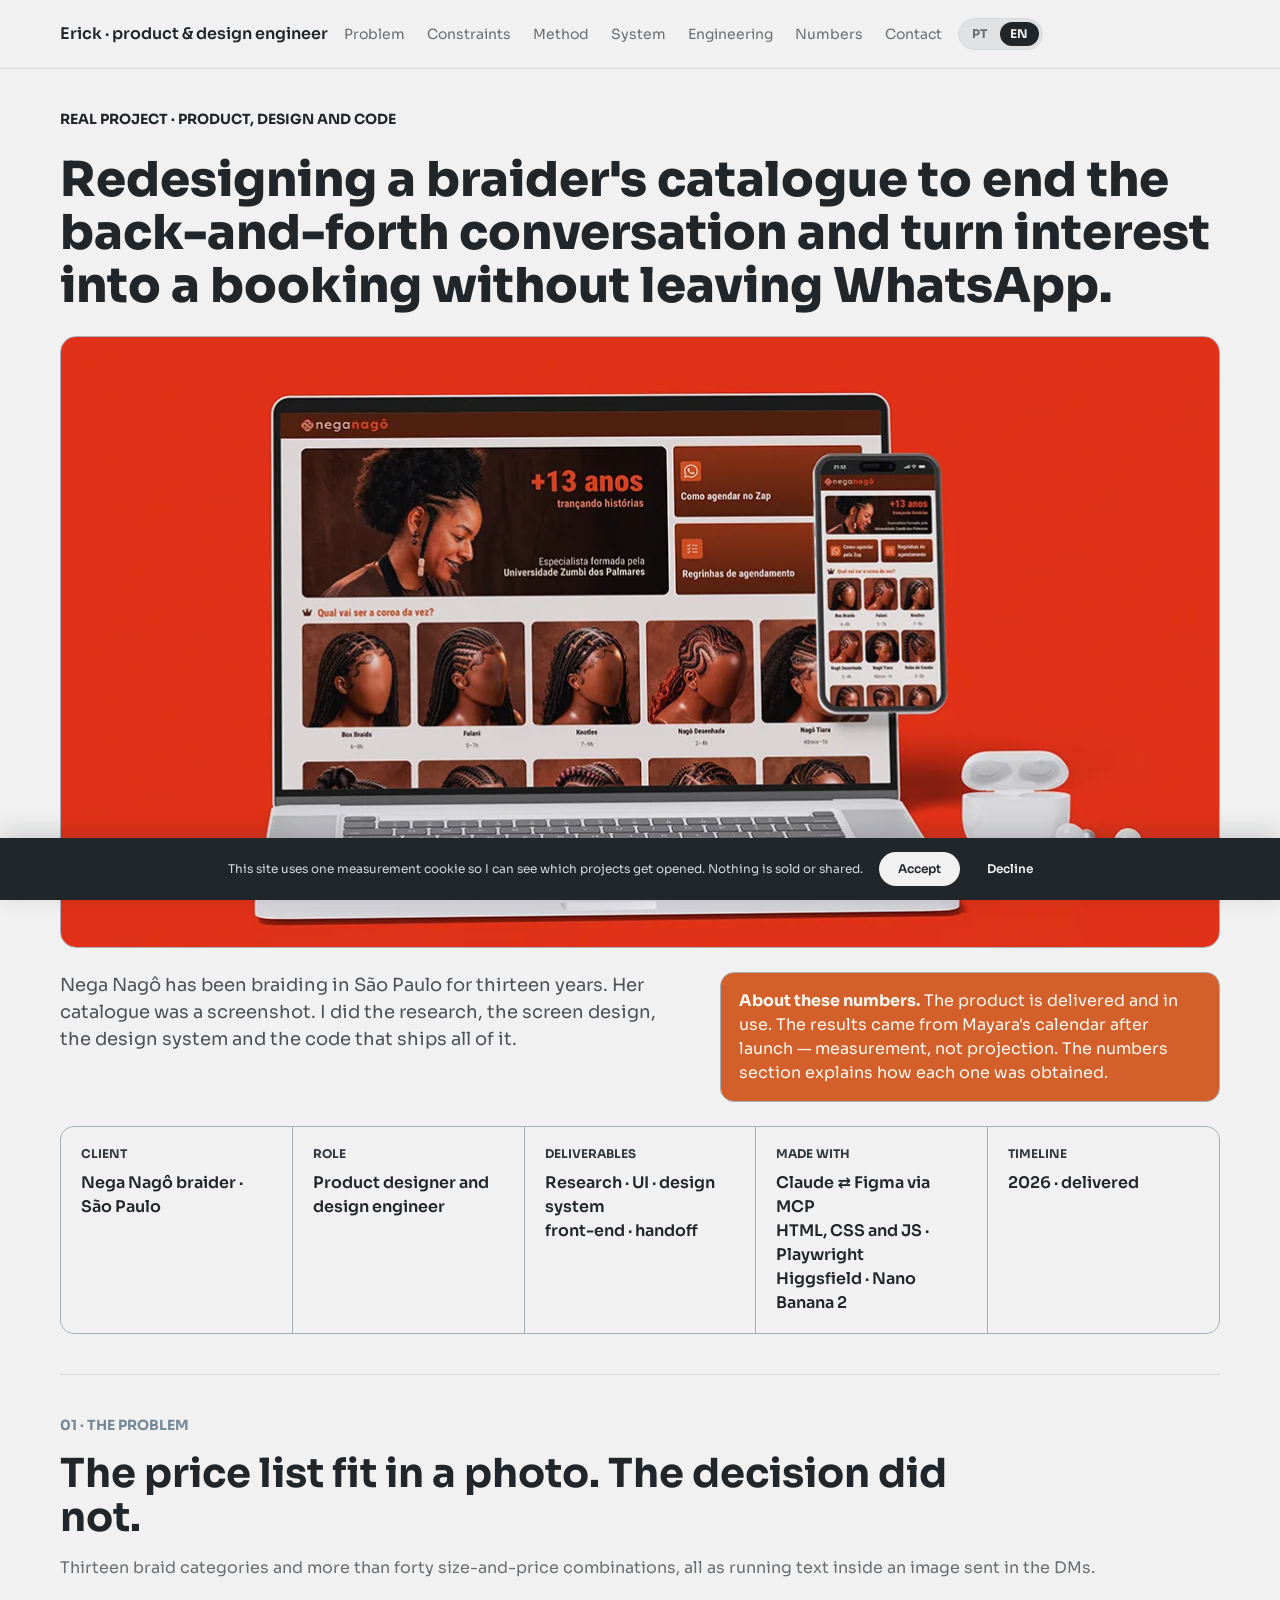
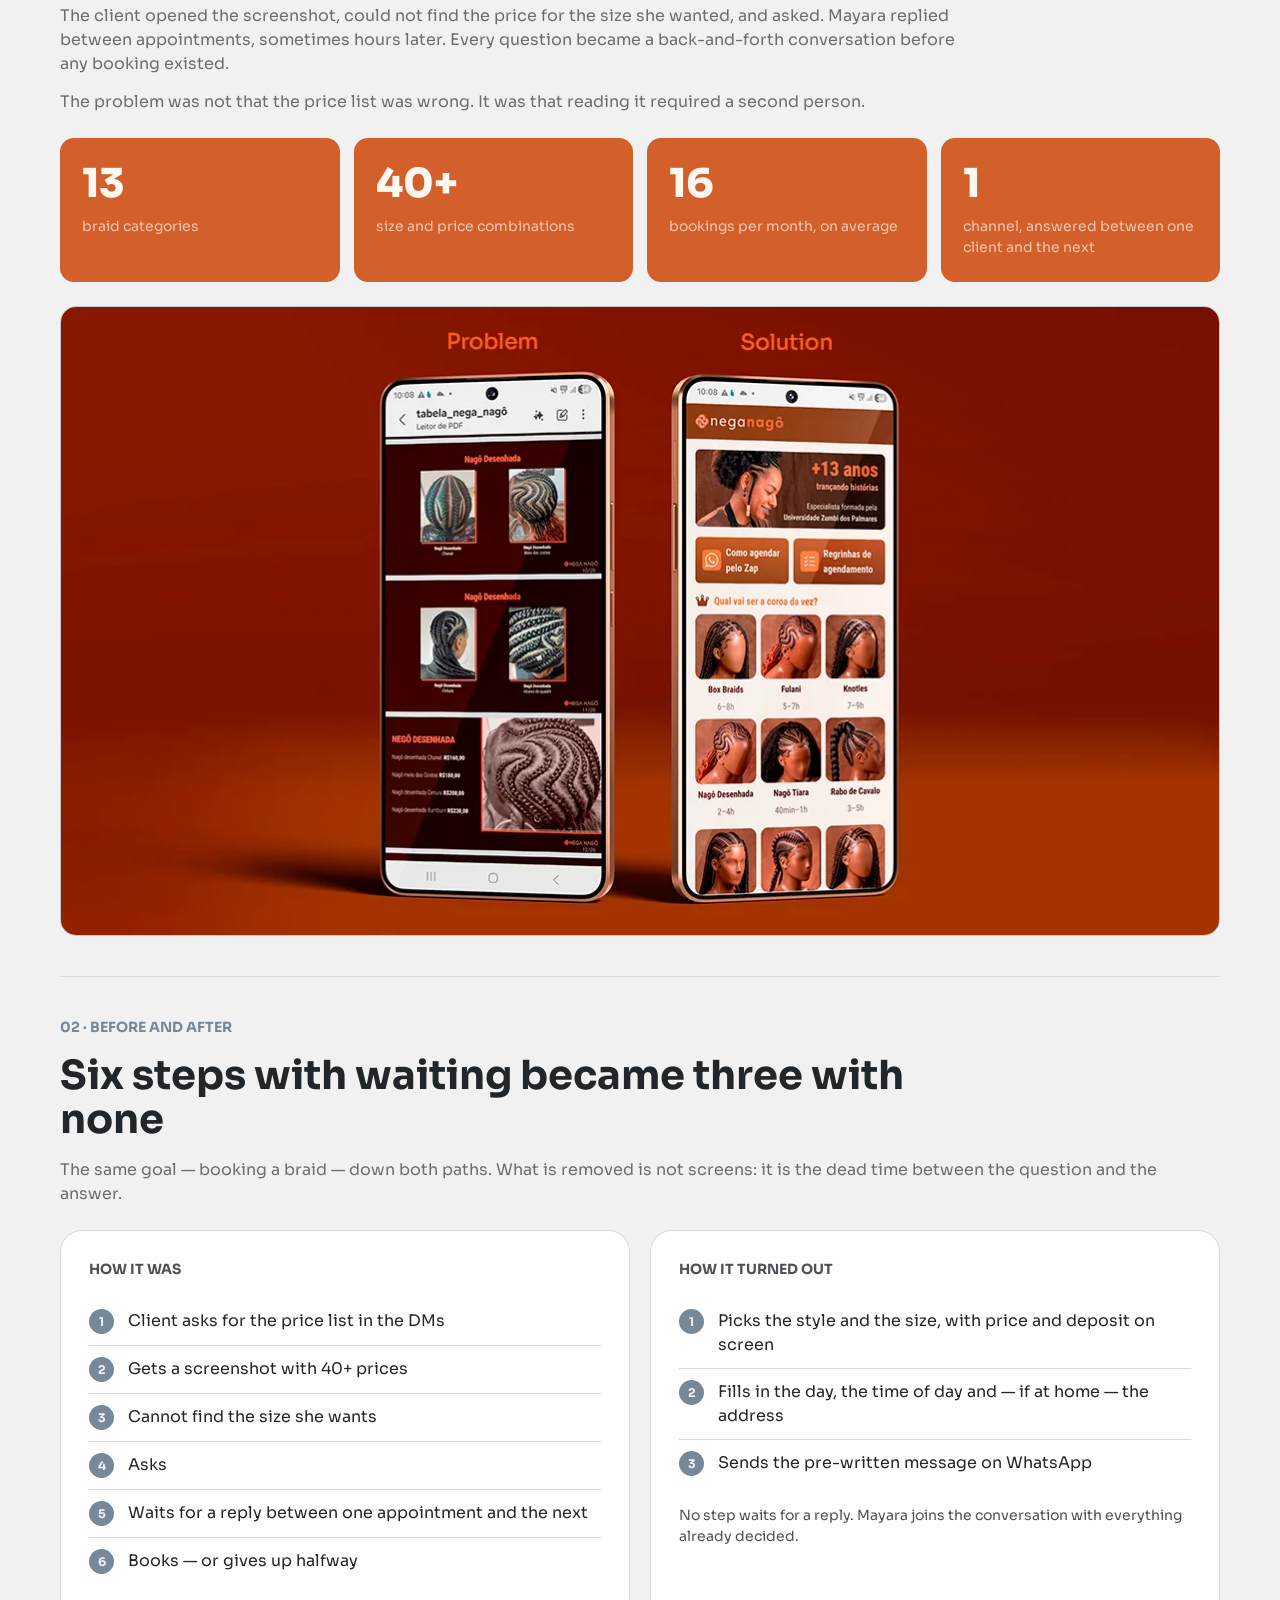
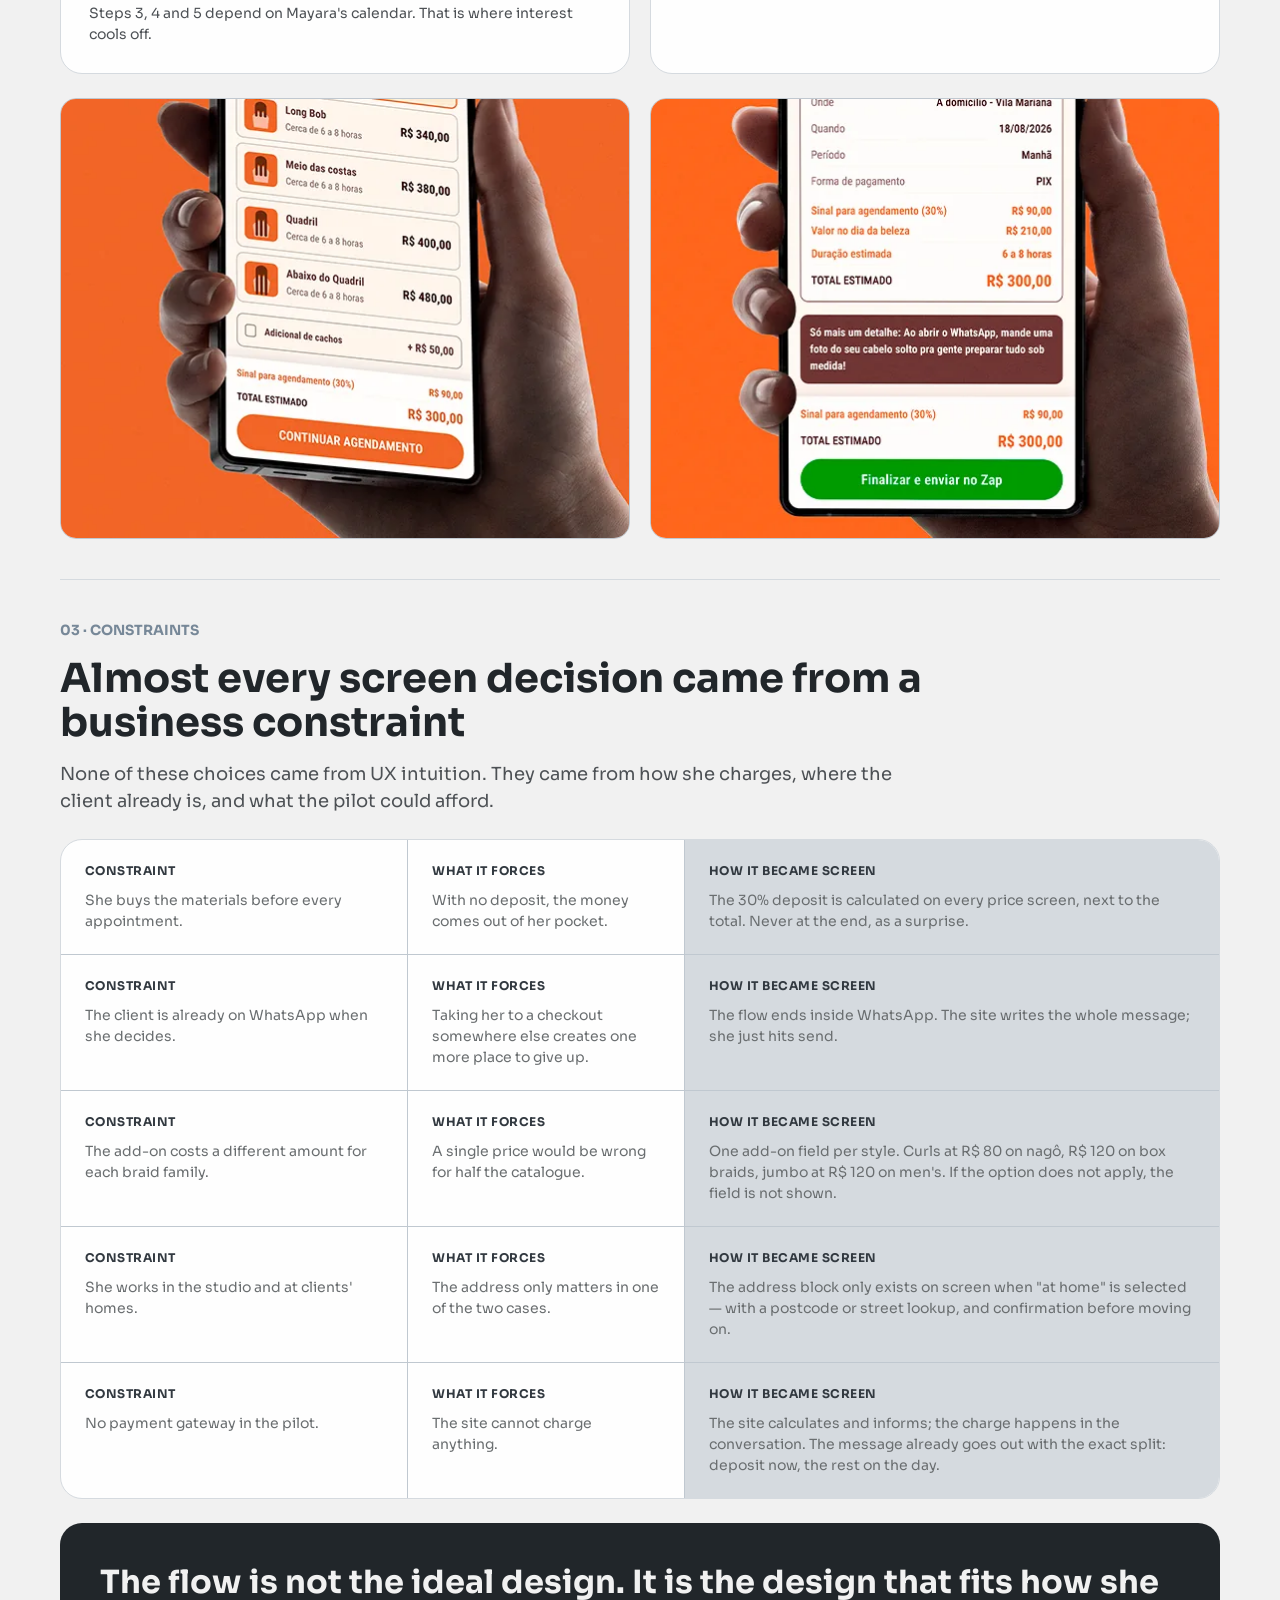
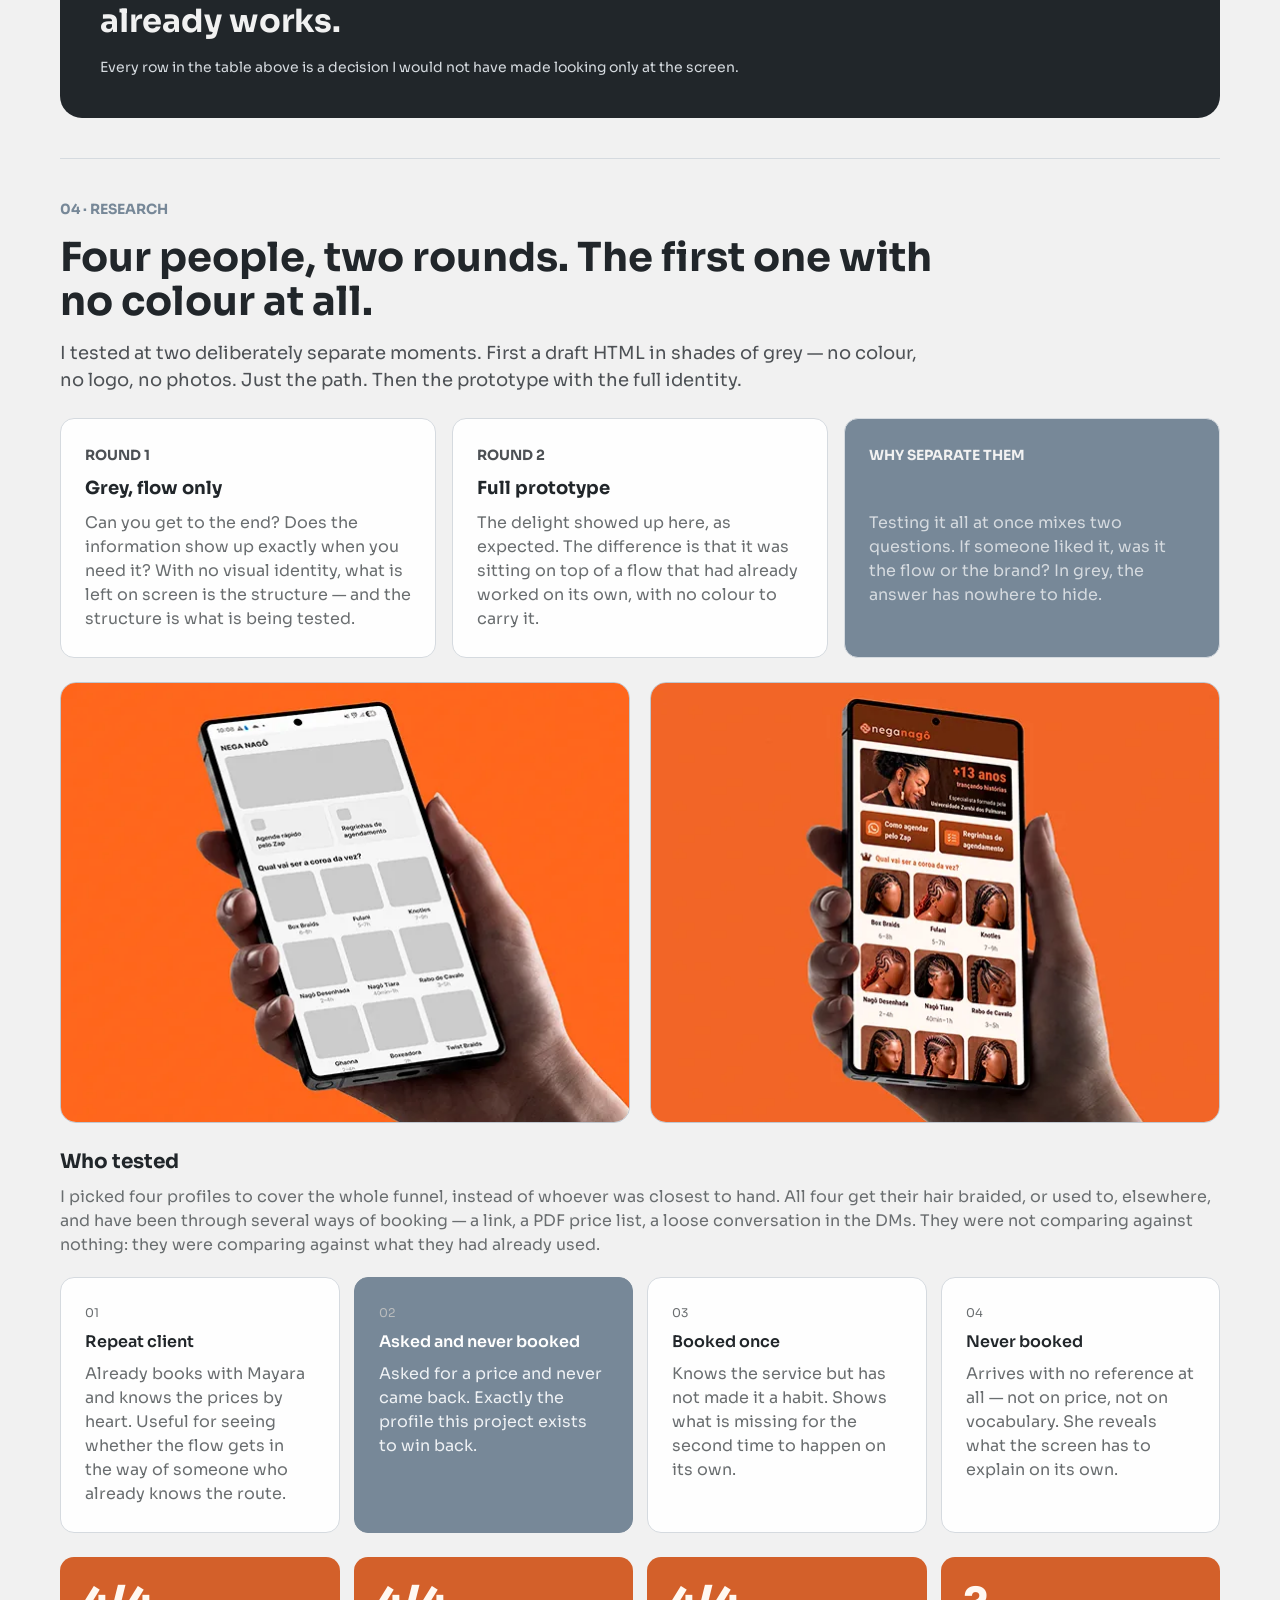
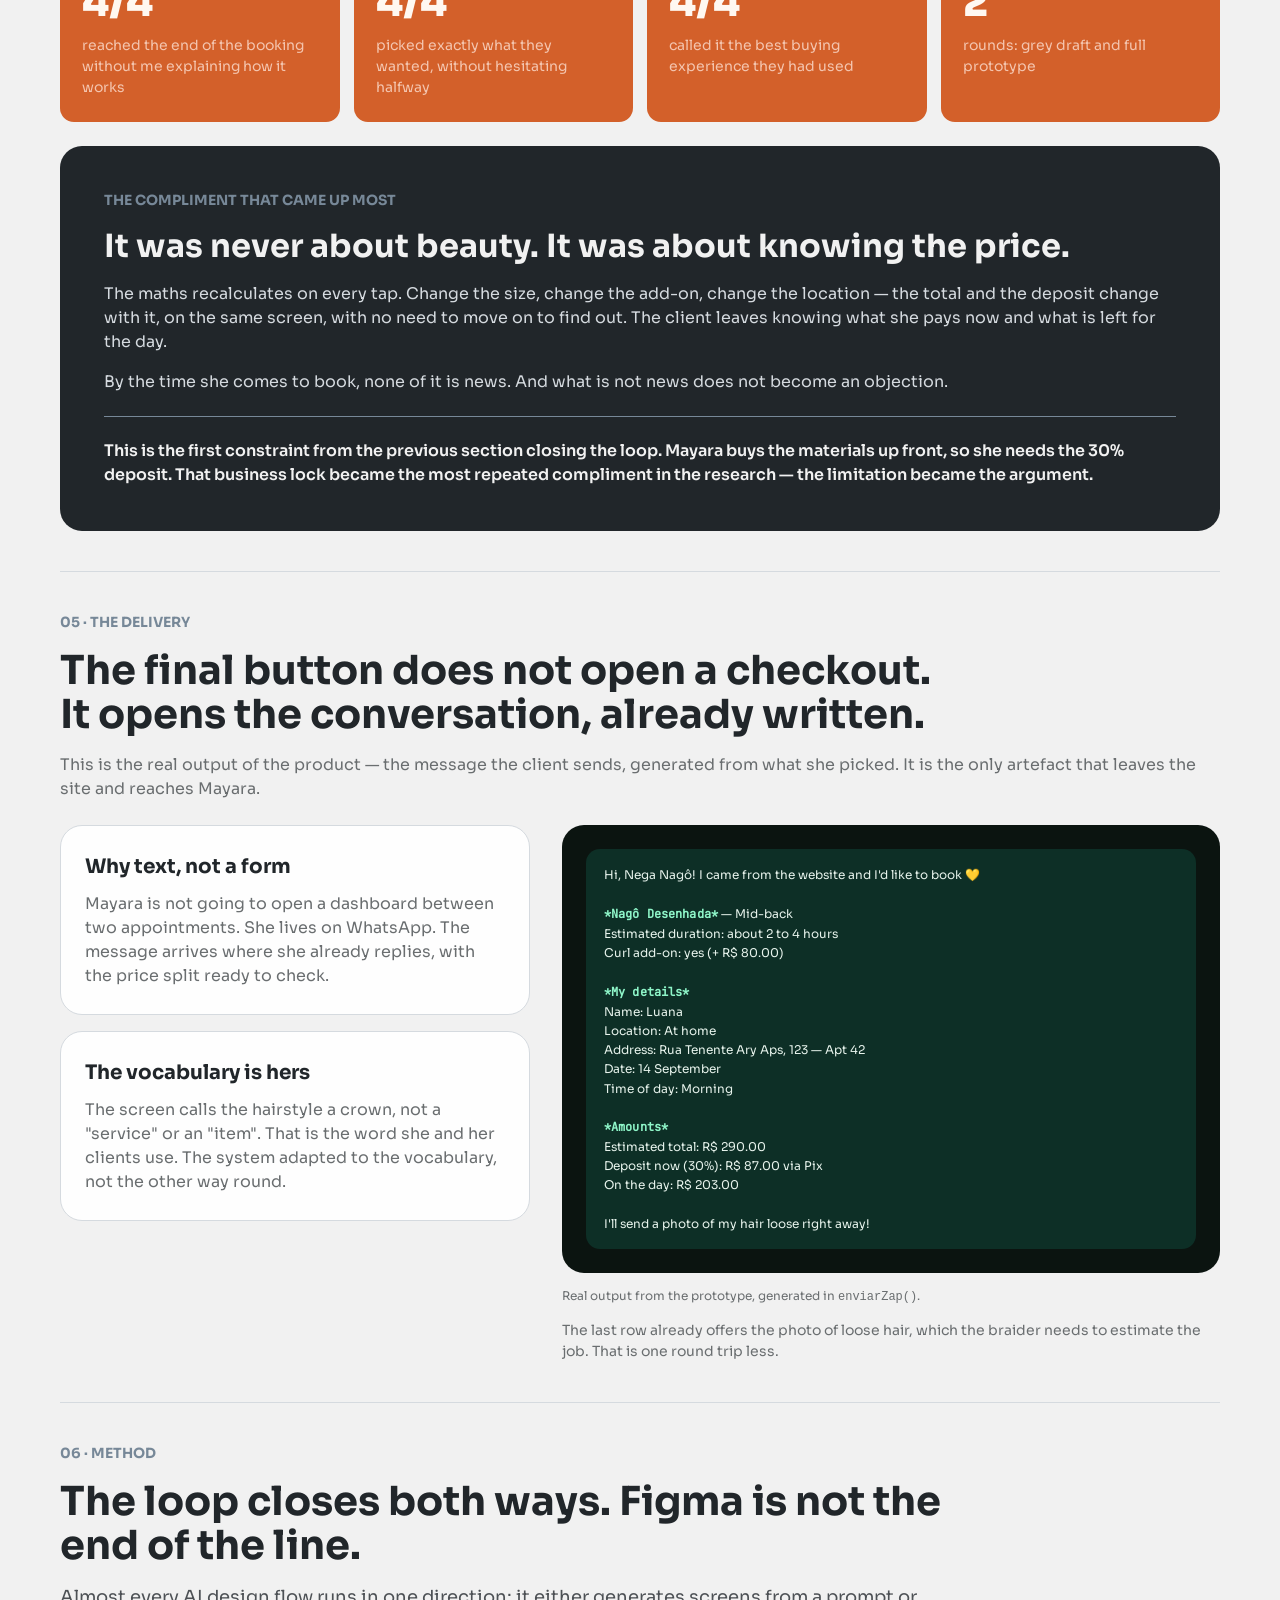
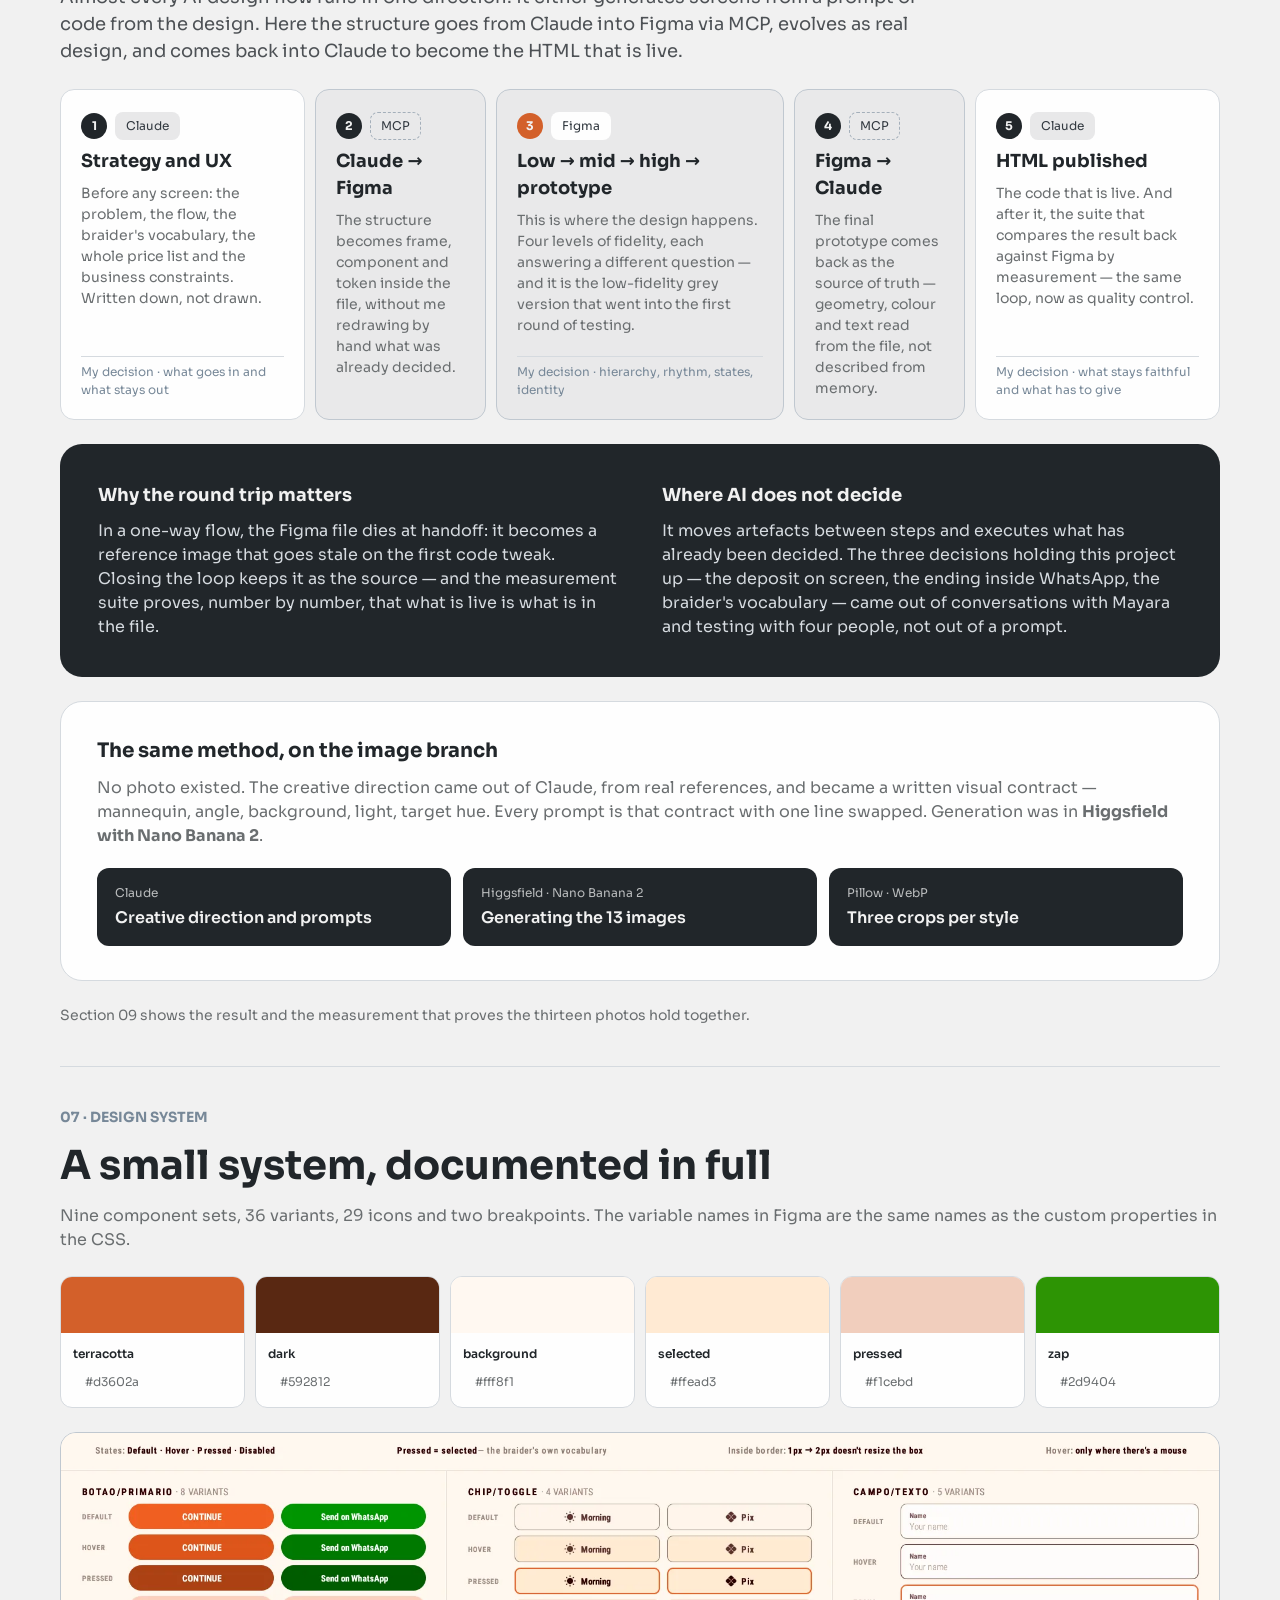
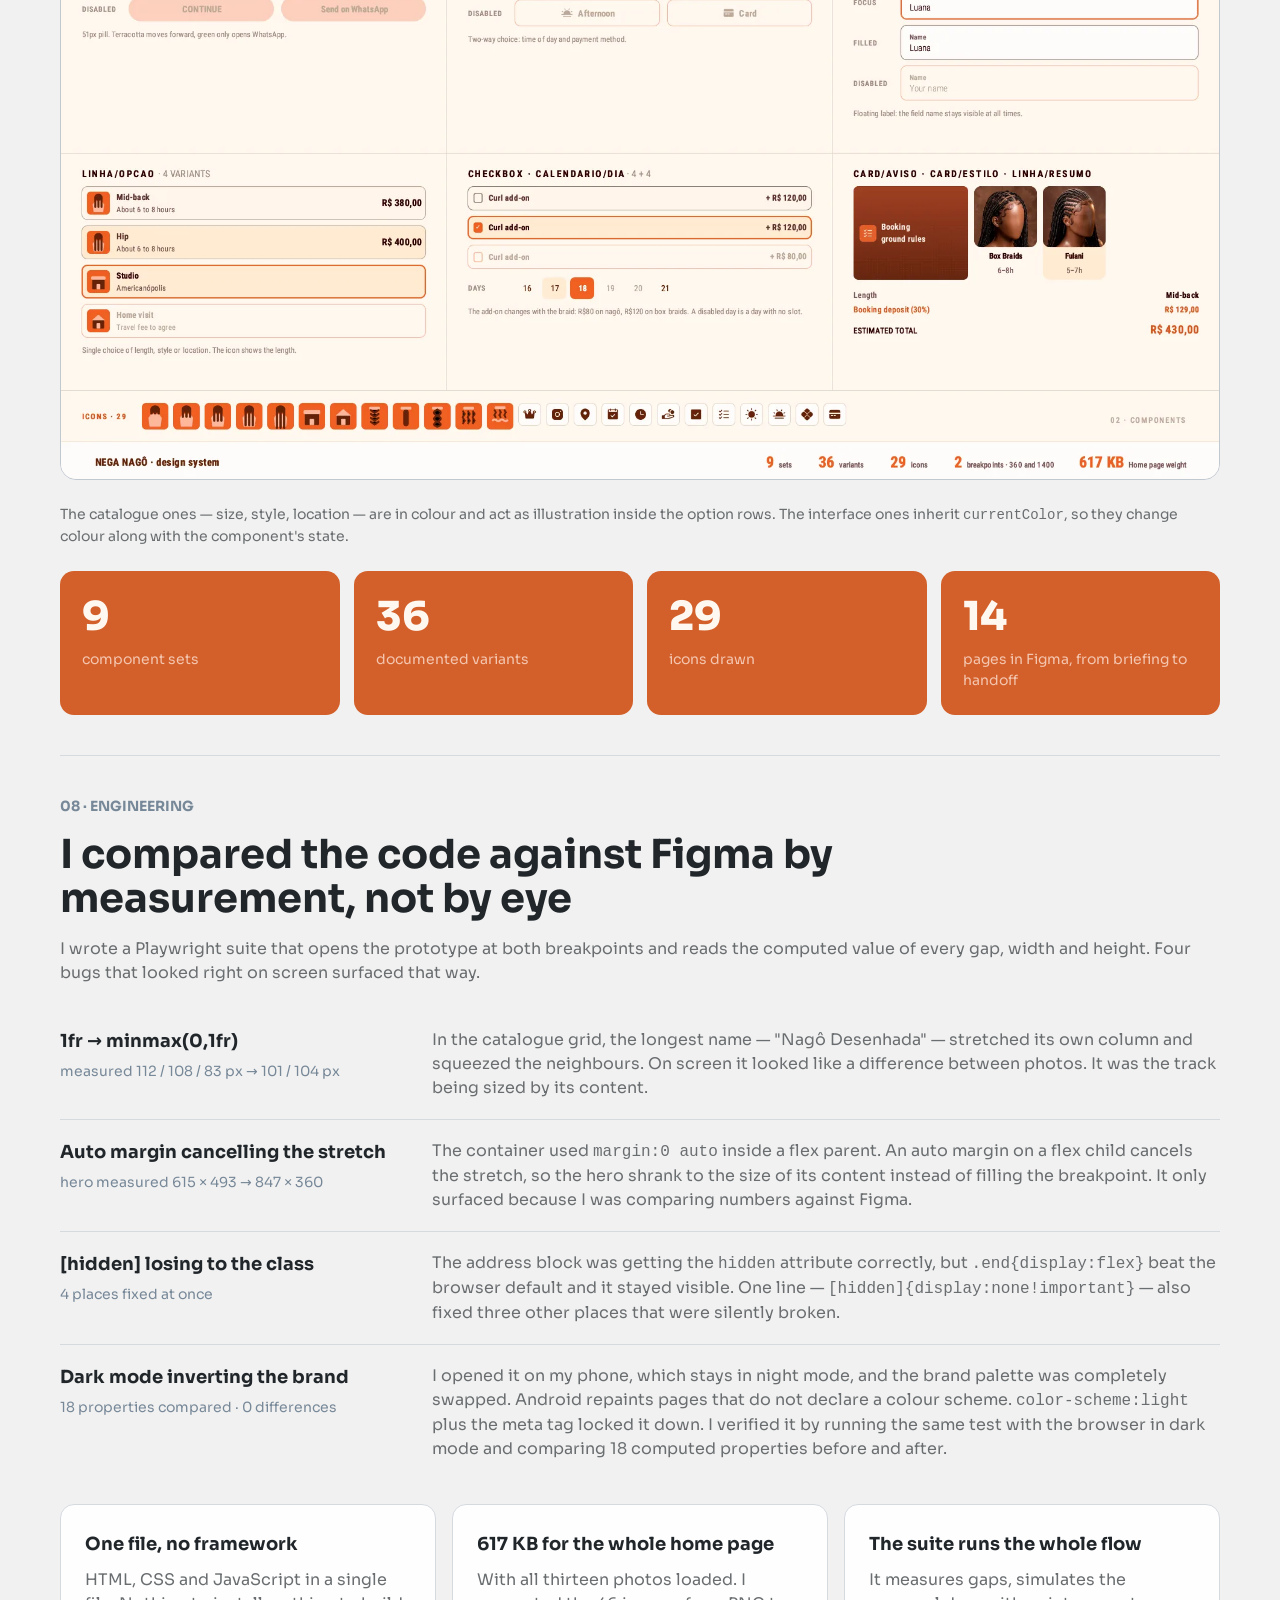
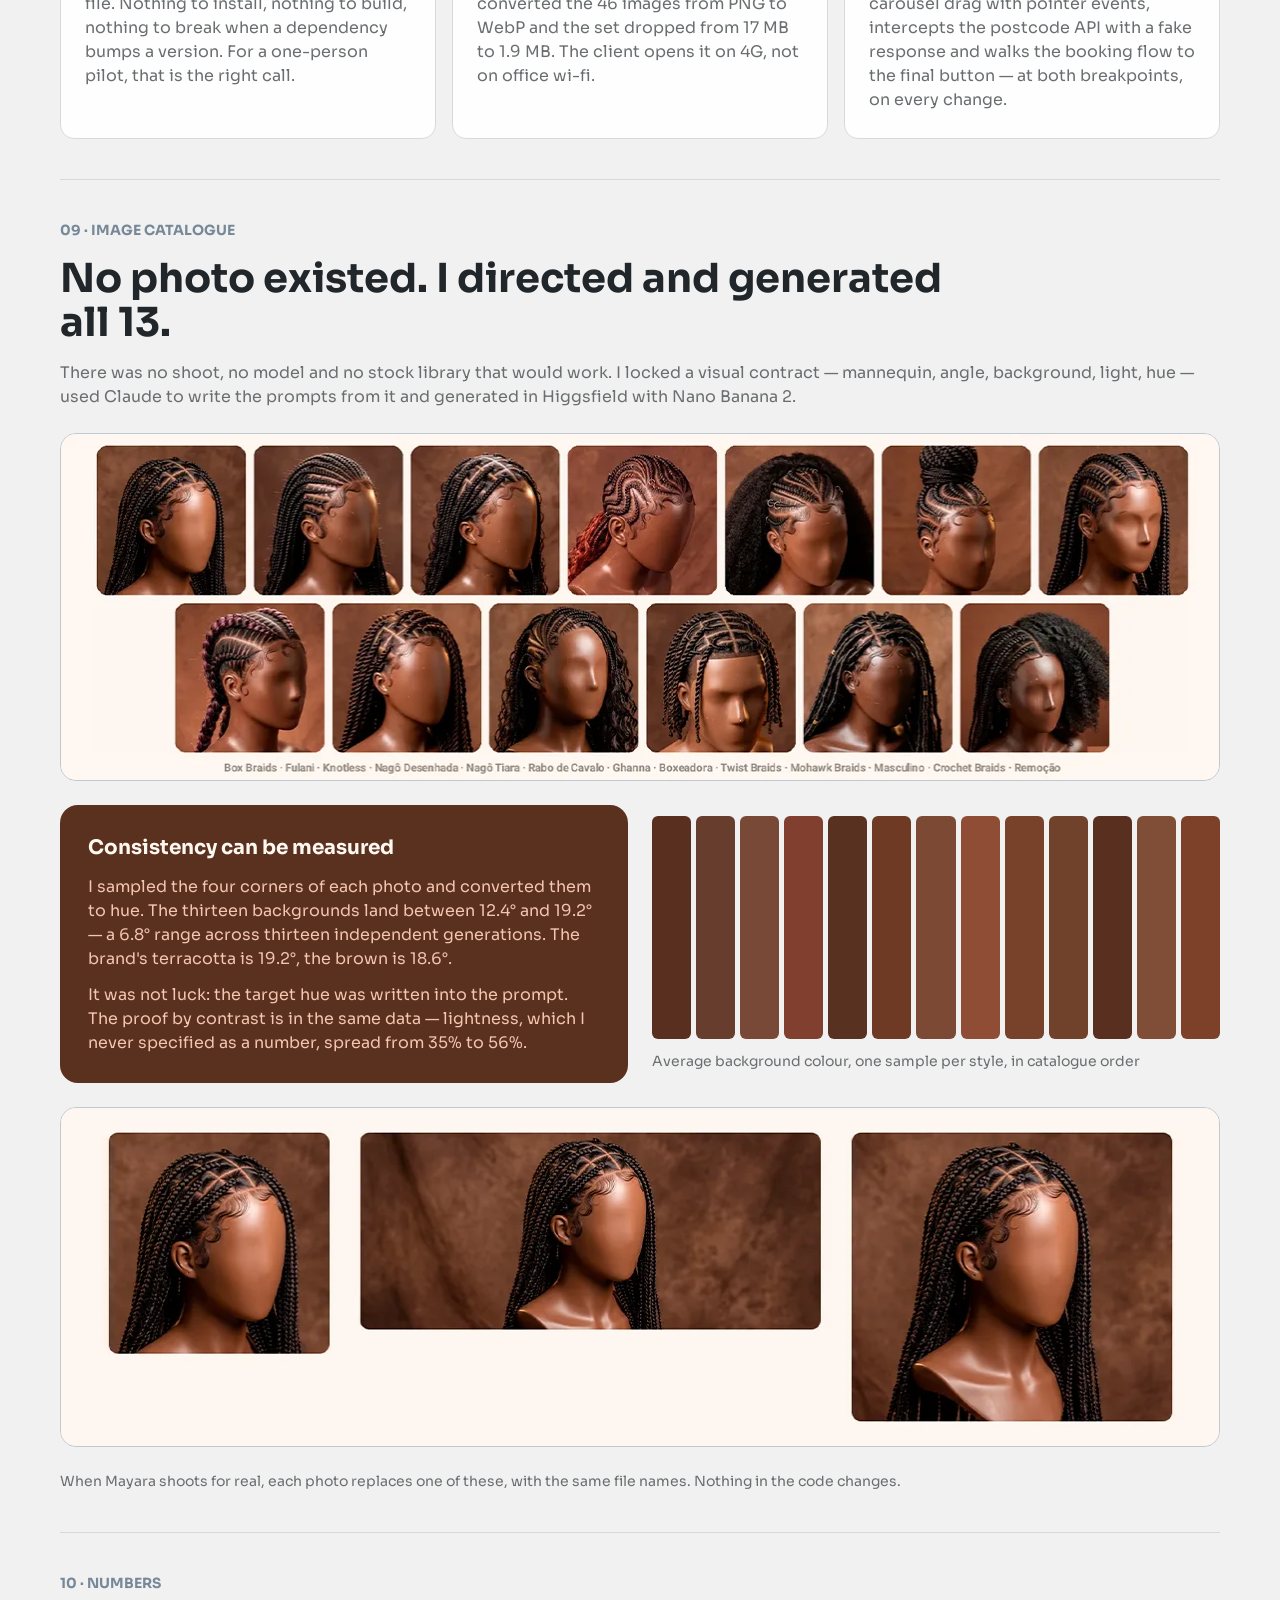
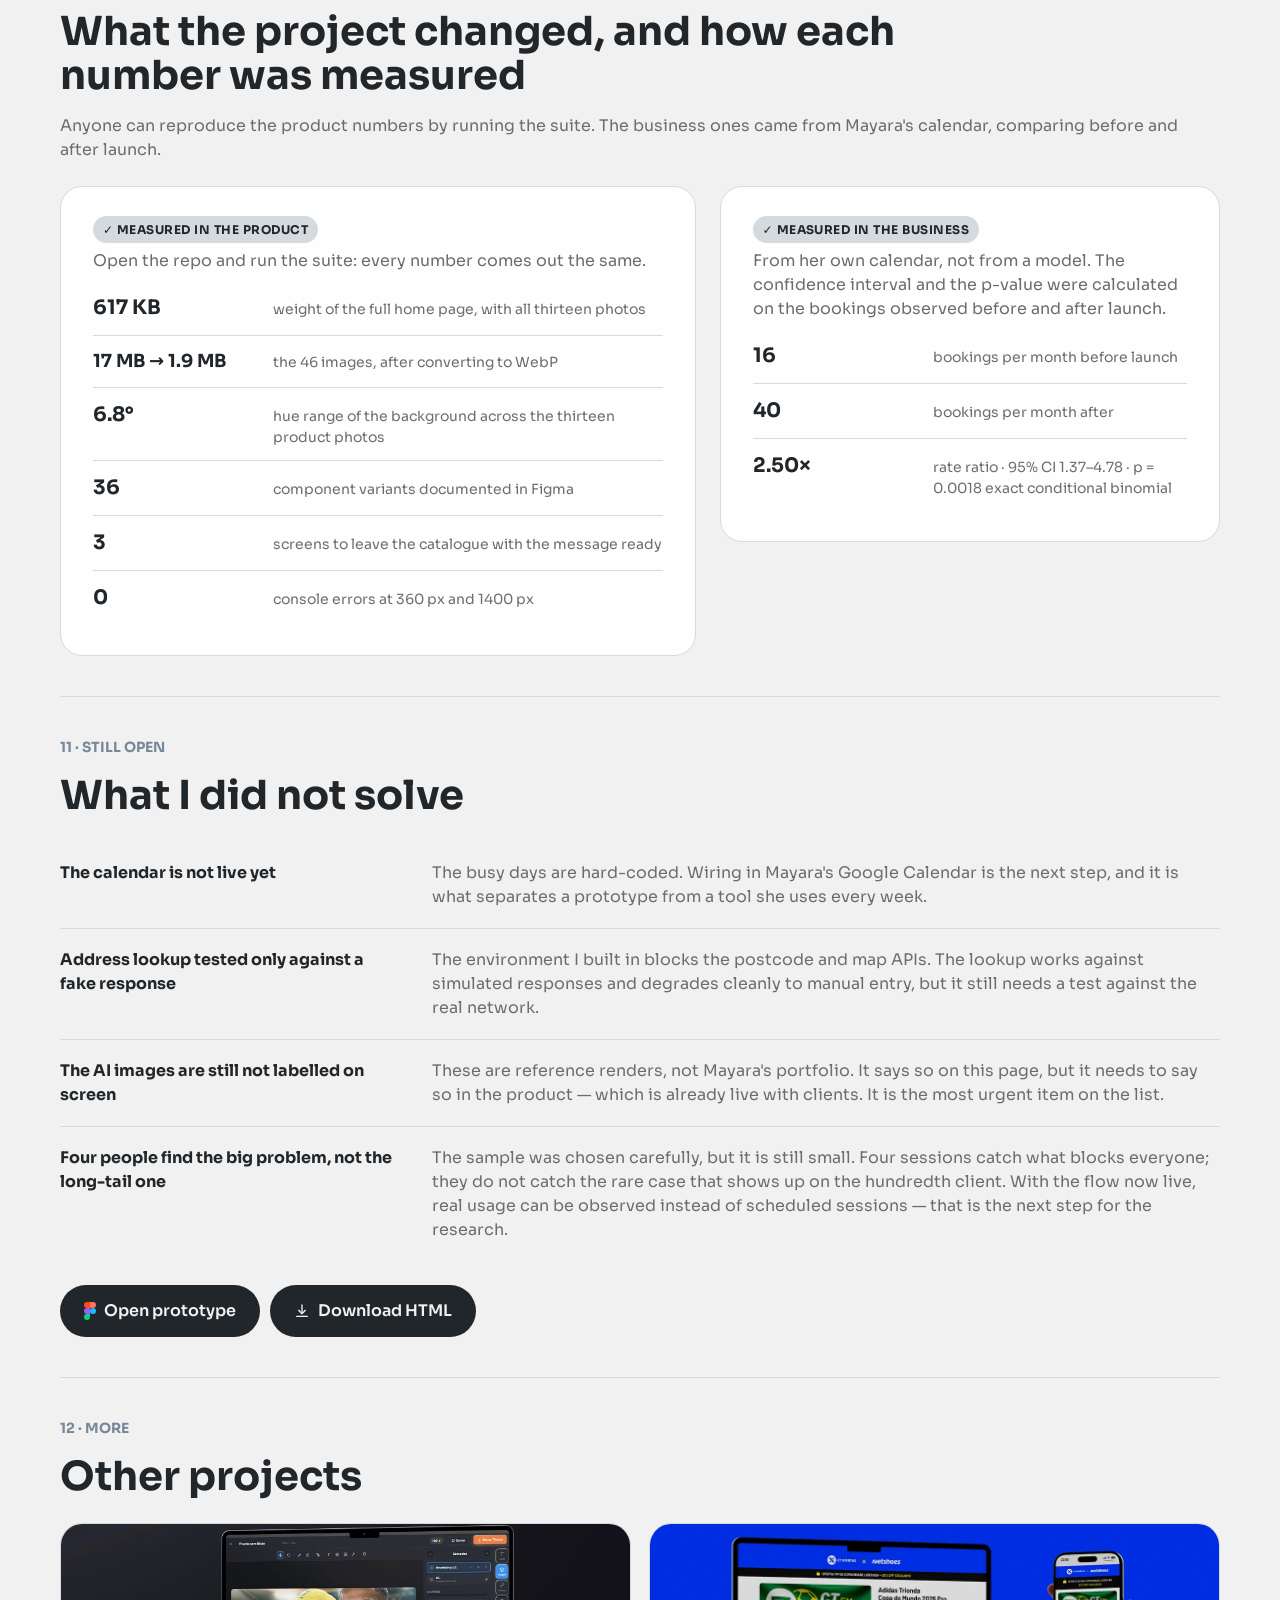
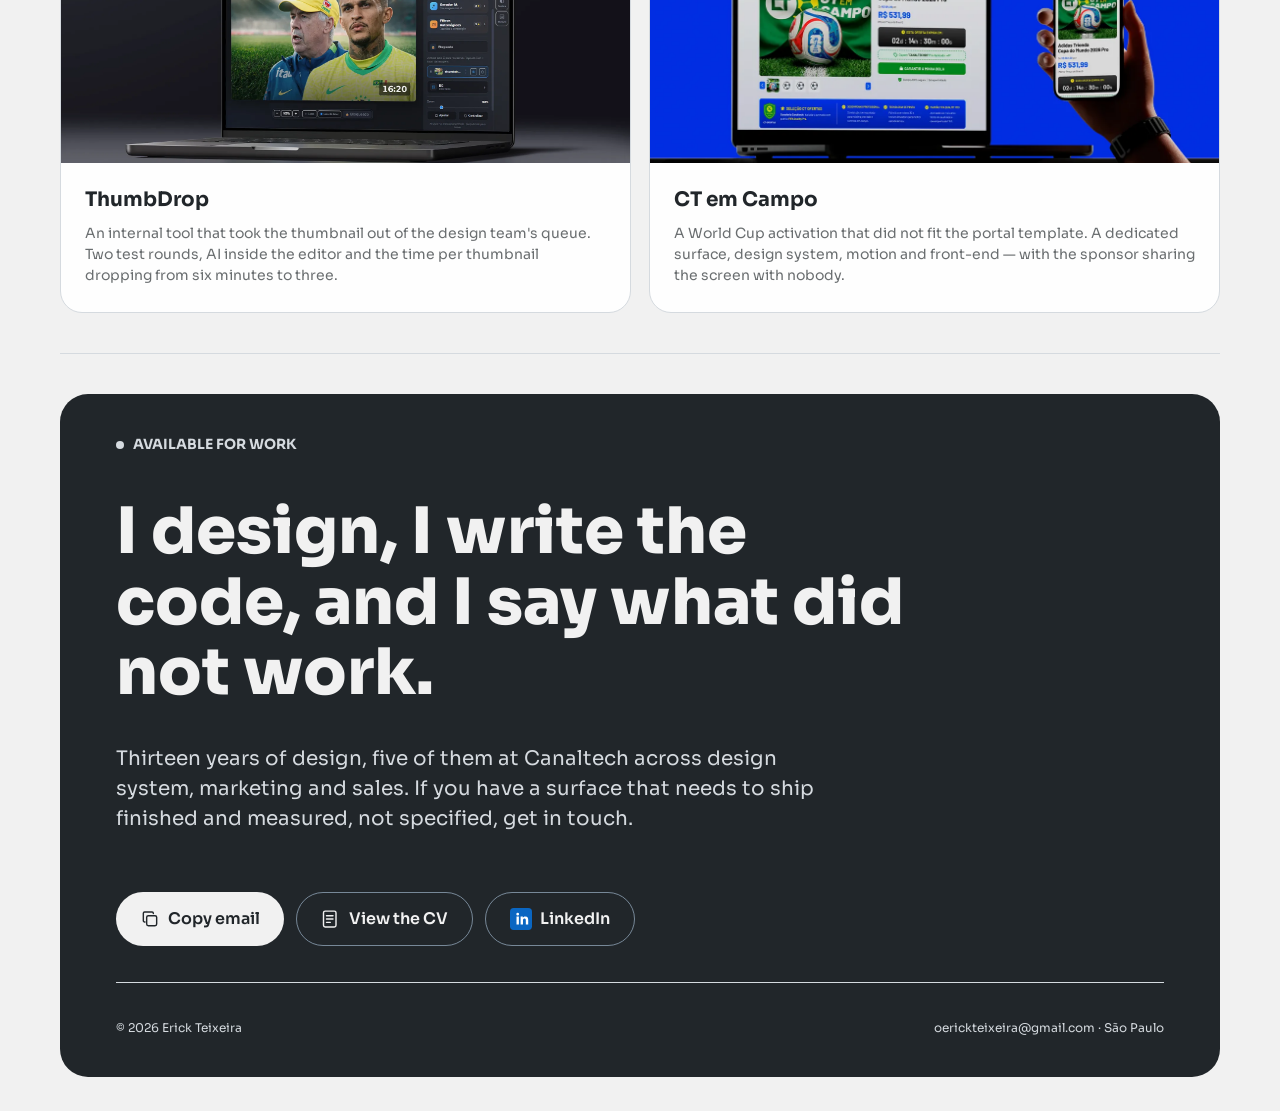
<file: docs/nega-nago.html>
<!DOCTYPE html>
<html lang="pt-BR">
<head>
<meta charset="UTF-8" />
<meta name="viewport" content="width=device-width, initial-scale=1.0" />
<!-- Consentimento (LGPD) — negado por padrão, liberado só depois do aceite -->
<script>
window.dataLayer=window.dataLayer||[];function gtag(){dataLayer.push(arguments);}
gtag('consent','default',{ad_storage:'denied',ad_user_data:'denied',ad_personalization:'denied',analytics_storage:'denied',wait_for_update:500});
try{if(localStorage.getItem('et_consentimento')==='aceito'){gtag('consent','update',{analytics_storage:'granted'});}}catch(e){}
</script>
<!-- Google tag (gtag.js) -->
<script async src="https://www.googletagmanager.com/gtag/js?id=G-TM34J12CLE"></script>
<script>
gtag('js', new Date());
gtag('config', 'G-TM34J12CLE');
</script>
<meta name="theme-color" content="#f1f1f1" />
<title>Nega Nagô · catálogo que vira agendamento — Erick Teixeira</title>
<meta name="description" content="Redesenho do catálogo de uma trancista para acabar com a conversa de ida e volta e transformar interesse em agendamento sem sair do WhatsApp." />
<link rel="icon" href="data:image/svg+xml,%3Csvg xmlns='http://www.w3.org/2000/svg' viewBox='0 0 32 32'%3E%3Crect width='32' height='32' rx='7' fill='%2321262a'/%3E%3Ctext x='16' y='22' font-family='system-ui,sans-serif' font-size='17' font-weight='700' fill='%23f1f1f1' text-anchor='middle'%3EE%3C/text%3E%3C/svg%3E" />
<meta property="og:type" content="website" />
<meta property="og:site_name" content="Erick Teixeira" />
<meta property="og:title" content="Nega Nagô · Case — Erick Teixeira" />
<meta property="og:description" content="O catálogo de uma trancista virou agendamento sem sair do WhatsApp. Pesquisa, design system e front-end, com resultado medido na agenda dela." />
<meta property="og:image" content="assets/capa_nega_nago.webp" />
<meta name="twitter:card" content="summary_large_image" />
<meta name="twitter:title" content="Nega Nagô · Case — Erick Teixeira" />
<meta name="twitter:description" content="O catálogo de uma trancista virou agendamento sem sair do WhatsApp. Pesquisa, design system e front-end, com resultado medido na agenda dela." />
<meta name="twitter:image" content="assets/capa_nega_nago.webp" />
<style>
/* Sora e JetBrains Mono servidas do próprio domínio: sem requisição
   para terceiros e sem depender do Google Fonts. */
@font-face{font-family:'JetBrains Mono';font-style:normal;font-weight:400;font-display:swap;
  src:url(assets/fonts/jetbrains-mono-400-latin-ext.woff2) format('woff2');unicode-range:U+0100-02BA, U+02BD-02C5, U+02C7-02CC, U+02CE-02D7, U+02DD-02FF, U+0304, U+0308, U+0329, U+1D00-1DBF, U+1E00-1E9F, U+1EF2-1EFF, U+2020, U+20A0-20AB, U+20AD-20C0, U+2113, U+2C60-2C7F, U+A720-A7FF}
@font-face{font-family:'JetBrains Mono';font-style:normal;font-weight:400;font-display:swap;
  src:url(assets/fonts/jetbrains-mono-400-latin.woff2) format('woff2');unicode-range:U+0000-00FF, U+0131, U+0152-0153, U+02BB-02BC, U+02C6, U+02DA, U+02DC, U+0304, U+0308, U+0329, U+2000-206F, U+20AC, U+2122, U+2191, U+2193, U+2212, U+2215, U+FEFF, U+FFFD}
@font-face{font-family:'Sora';font-style:normal;font-weight:400;font-display:swap;
  src:url(assets/fonts/sora-400-latin-ext.woff2) format('woff2');unicode-range:U+0100-02BA, U+02BD-02C5, U+02C7-02CC, U+02CE-02D7, U+02DD-02FF, U+0304, U+0308, U+0329, U+1D00-1DBF, U+1E00-1E9F, U+1EF2-1EFF, U+2020, U+20A0-20AB, U+20AD-20C0, U+2113, U+2C60-2C7F, U+A720-A7FF}
@font-face{font-family:'Sora';font-style:normal;font-weight:400;font-display:swap;
  src:url(assets/fonts/sora-400-latin.woff2) format('woff2');unicode-range:U+0000-00FF, U+0131, U+0152-0153, U+02BB-02BC, U+02C6, U+02DA, U+02DC, U+0304, U+0308, U+0329, U+2000-206F, U+20AC, U+2122, U+2191, U+2193, U+2212, U+2215, U+FEFF, U+FFFD}
@font-face{font-family:'Sora';font-style:normal;font-weight:600;font-display:swap;
  src:url(assets/fonts/sora-600-latin-ext.woff2) format('woff2');unicode-range:U+0100-02BA, U+02BD-02C5, U+02C7-02CC, U+02CE-02D7, U+02DD-02FF, U+0304, U+0308, U+0329, U+1D00-1DBF, U+1E00-1E9F, U+1EF2-1EFF, U+2020, U+20A0-20AB, U+20AD-20C0, U+2113, U+2C60-2C7F, U+A720-A7FF}
@font-face{font-family:'Sora';font-style:normal;font-weight:600;font-display:swap;
  src:url(assets/fonts/sora-600-latin.woff2) format('woff2');unicode-range:U+0000-00FF, U+0131, U+0152-0153, U+02BB-02BC, U+02C6, U+02DA, U+02DC, U+0304, U+0308, U+0329, U+2000-206F, U+20AC, U+2122, U+2191, U+2193, U+2212, U+2215, U+FEFF, U+FFFD}
@font-face{font-family:'Sora';font-style:normal;font-weight:700;font-display:swap;
  src:url(assets/fonts/sora-700-latin-ext.woff2) format('woff2');unicode-range:U+0100-02BA, U+02BD-02C5, U+02C7-02CC, U+02CE-02D7, U+02DD-02FF, U+0304, U+0308, U+0329, U+1D00-1DBF, U+1E00-1E9F, U+1EF2-1EFF, U+2020, U+20A0-20AB, U+20AD-20C0, U+2113, U+2C60-2C7F, U+A720-A7FF}
@font-face{font-family:'Sora';font-style:normal;font-weight:700;font-display:swap;
  src:url(assets/fonts/sora-700-latin.woff2) format('woff2');unicode-range:U+0000-00FF, U+0131, U+0152-0153, U+02BB-02BC, U+02C6, U+02DA, U+02DC, U+0304, U+0308, U+0329, U+2000-206F, U+20AC, U+2122, U+2191, U+2193, U+2212, U+2215, U+FEFF, U+FFFD}
@font-face{font-family:'Sora';font-style:normal;font-weight:800;font-display:swap;
  src:url(assets/fonts/sora-800-latin-ext.woff2) format('woff2');unicode-range:U+0100-02BA, U+02BD-02C5, U+02C7-02CC, U+02CE-02D7, U+02DD-02FF, U+0304, U+0308, U+0329, U+1D00-1DBF, U+1E00-1E9F, U+1EF2-1EFF, U+2020, U+20A0-20AB, U+20AD-20C0, U+2113, U+2C60-2C7F, U+A720-A7FF}
@font-face{font-family:'Sora';font-style:normal;font-weight:800;font-display:swap;
  src:url(assets/fonts/sora-800-latin.woff2) format('woff2');unicode-range:U+0000-00FF, U+0131, U+0152-0153, U+02BB-02BC, U+02C6, U+02DA, U+02DC, U+0304, U+0308, U+0329, U+2000-206F, U+20AC, U+2122, U+2191, U+2193, U+2212, U+2215, U+FEFF, U+FFFD}
</style>
<link rel="stylesheet" href="assets/case.css" />
<style>
/* tokens próprios deste case (paleta do produto Nega Nagô) */
:root{
  --terracota:#d3602a; --terracota-esc:#5a301f; --marrom:#592812;
  --creme:#fff8f1; --rosa:#f4c5af; --selecionado:#ffead3; --pressed:#f1cebd;
  --zap:#2d9404; --zap-fundo:#0b1410; --verde:#2f7a3e;
}
.nbox--t{background:var(--terracota)}
.nbox--t .num{color:var(--creme)}
.nbox--t .nbox__d{color:var(--rosa)}
.aviso{background:var(--terracota);border:1px solid var(--line-2);border-radius:var(--r-sm);
  padding:16px 18px;color:var(--creme)}
.aviso b{font-weight:700;color:var(--creme)}
.rodadas{display:grid;grid-template-columns:repeat(3,1fr);gap:16px}
.rodadas .card--dest{background:var(--muted);color:var(--on-dark)}
.rodadas .card--dest .t18,.rodadas .card--dest .eyebrow{color:var(--on-dark)}
.rodadas .card--dest .p16{color:var(--on-dark-2)}
.perfis{display:grid;grid-template-columns:repeat(4,1fr);gap:14px}
.telas{display:grid;grid-template-columns:1fr 1fr;gap:20px}
.ciclo{display:grid;grid-template-columns:245fr 170fr 288fr 170fr 245fr;gap:10px}
.etapa{display:flex;flex-direction:column;gap:8px;padding:22px 20px 20px;
  border:1px solid var(--line);border-radius:var(--r-sm);background:var(--tile)}
.etapa--alt{background:var(--shot-bg);border-color:var(--line-3)}
.etapa__top{display:flex;align-items:center;gap:8px}
.etapa__n{width:26px;height:26px;border-radius:50%;display:grid;place-items:center;
  background:var(--ink);color:var(--on-dark);font-weight:700;font-size:12px;line-height:1;flex:none}
/* no Figma (277:5930) a etapa 3 — a que acontece dentro do Figma — vem em terracota */
.etapa__n--marca{background:var(--terracota)}
/* as etiquetas da ferramenta são pílulas: cinza no cartão claro, branca no cartão cinza
   e tracejada quando a etapa é uma passagem pelo MCP */
.etapa__f{font-weight:400;font-size:12px;line-height:1.5;color:var(--ink-2);
  padding:4px 10px;border-radius:8px;background:#e8e8e9;border:1px solid transparent}
.etapa--alt .etapa__f{background:#fefefe}
.etapa__f--mcp,.etapa--alt .etapa__f--mcp{background:transparent;border:1px dashed var(--line-2)}
.etapa__d{font-weight:400;font-size:12px;line-height:1.5;color:var(--muted);
  padding-top:6px;border-top:1px solid var(--line);margin-top:auto}
.dois{display:grid;grid-template-columns:1fr 1fr;gap:44px}
/* chamada do hero: 620 + 500 com gap 40, como no frame 277:5594 */
.chamada{display:grid;grid-template-columns:minmax(0,620fr) minmax(0,500fr);gap:40px;align-items:start}
.eyebrow--forte{color:var(--ink)}
/* o cabeçalho de seção do Nega Nagô respira 16 (o dos outros cases, 14) e o
   texto de apoio vai até 880 — medido em 277:5615 e 277:5638 */
.head{gap:16px}
.head .lead,.head .intro{max-width:880px}
/* antes/depois do Nega Nagô (277:5636): marcador circular #778898 com número claro,
   fio entre os passos e texto no tom escuro — como no PDF exportado do Figma. */
.ad__col .passo{grid-template-columns:25px 1fr;gap:14px;padding-block:11px;
  border-bottom:1px solid var(--line)}
.ad__col .passo:last-child{border-bottom:0}
.ad__col .passo__n,.ad__col--dep .passo__n{width:25px;height:25px;border-radius:50%;
  background:var(--muted);color:var(--on-dark);font-weight:700;font-size:12px}
.ad__col .passo p{color:var(--ink)}
/* 03 · restrições (277:5688): cada linha repete o rótulo da coluna e a terceira
   coluna vem preenchida com #d5dadf. Larguras 348 / 277 / 535 em 1160. */
.tab--restr .tab__l{grid-template-columns:348fr 277fr 535fr}
.tab--restr .tab__c{display:flex;flex-direction:column;gap:10px;padding:22px 24px}
.tab--restr .tab__c:last-child{background:var(--line)}
.tab--restr .lb{font-size:12px;letter-spacing:.04em;color:var(--ink-2)}
/* 04 · o perfil 02 é o destacado no Figma (277:5741): fundo #778898 e texto claro. */
.card--foco{background:var(--muted);border-color:var(--muted)}
.card--foco .p12{color:var(--on-dark-3)}
.card--foco .s16{color:#fefefe}
.card--foco .p16{color:#eef1f4}
.ramo__passos{display:grid;grid-template-columns:repeat(3,1fr);gap:12px}
.ramo__p{background:var(--ink);color:var(--on-dark);border-radius:var(--r-xs);padding:16px 18px;
  display:flex;flex-direction:column;gap:4px}
.ramo__p .p12{color:var(--on-dark-3)}
.tokens{display:grid;grid-template-columns:repeat(6,1fr);gap:10px}
.token{background:var(--tile);border:1px solid var(--line);border-radius:var(--r-xs);overflow:hidden}
.token i{display:block;height:56px}
.token span{display:block;padding:8px 12px}
.entrega{display:grid;grid-template-columns:470fr 658fr;gap:32px;align-items:start}
.zap{background:var(--zap-fundo);border-radius:var(--r-lg);padding:24px}
.zap__b{background:#0d2f26;color:#e7f3ec;border-radius:14px;padding:16px 18px;
  font-size:12px;line-height:1.6;white-space:pre-line}
/* no Figma os trechos entre asteriscos saem em mono verde-menta (277:5866) */
.zap__b b{font-family:var(--mono,'JetBrains Mono',ui-monospace,monospace);
  font-weight:700;color:#8ef5c8;letter-spacing:.01em}
.coer{display:grid;grid-template-columns:1fr 1fr;gap:24px}
.coer__c{background:var(--terracota-esc);color:var(--creme);border-radius:18px;padding:28px;
  display:flex;flex-direction:column;gap:12px}
.coer__c .p16{color:var(--rosa)}
.faixa{display:grid;grid-template-columns:repeat(13,1fr);gap:5px}
/* no Figma cada amostra tem 39 x 223 (277:6069) — proporção mantida em qualquer largura */
.faixa i{display:block;aspect-ratio:39/223;border-radius:6px}
.grupos{display:grid;grid-template-columns:635fr 500fr;gap:24px;align-items:start}
/* o selo de medição vive na fundação, igual nos quatro cases: o ✓ marca o que
   foi medido, e a versão fraca marca a ressalva. Verde aqui colidiria com a
   marca do CT em Campo, que é verde de verdade. */
.selo{align-self:flex-start;padding:6px 10px;border-radius:var(--r-pill);
  background:var(--line);color:var(--ink);font-weight:700;font-size:12px;
  line-height:1.5;letter-spacing:.04em;text-transform:uppercase}
.selo--fraco{background:#e9e9ea;color:var(--body)}
.linhas{display:flex;flex-direction:column}
/* número à esquerda e descrição à direita, na mesma linha, como no Figma */
.linha{display:grid;grid-template-columns:168px minmax(0,1fr);gap:12px;align-items:baseline;
  padding-block:12px;border-bottom:1px solid var(--line)}
.linha:last-child{border-bottom:0}
@media (max-width:1023px){
  .rodadas,.perfis,.telas,.dois,.coer,.grupos,.entrega,.chamada{grid-template-columns:1fr}
  .perfis{grid-template-columns:1fr 1fr}
  .ciclo{grid-template-columns:1fr 1fr}
  .tokens{grid-template-columns:repeat(3,1fr)}
  .faixa{grid-template-columns:repeat(7,1fr)}
  .linha{grid-template-columns:140px minmax(0,1fr)}
}
@media (max-width:767px){
  .perfis,.ciclo,.ramo__passos{grid-template-columns:1fr}
  .tab--restr .tab__l{grid-template-columns:1fr}
  .tab--restr .tab__c{border-right:0;border-bottom:1px solid var(--line-3)}
  .tab--restr .tab__c:last-child{border-bottom:0}
  .tokens{grid-template-columns:1fr 1fr}
  .faixa{grid-template-columns:repeat(5,1fr)}
  .linha{grid-template-columns:1fr;gap:2px}
  .faixa i{aspect-ratio:39/140}
  .zap{padding:14px}
}
</style>
</head>
<body>
<a href="#problema" class="sr-only">Pular para o conteúdo</a>

<header class="topo">
  <div class="wrap topo__in">
    <a class="topo__nome" href="index.html">Erick · product &amp; design engineer</a>
    <nav class="menu" aria-label="Seções do case">
      <a href="#problema">Problema</a><a href="#restricoes">Restrições</a>
      <a href="#metodo">Método</a><a href="#sistema">Sistema</a>
      <a href="#engenharia">Engenharia</a><a href="#numeros">Números</a>
      <a href="#contato">Contato</a>
    </nav>
  </div>
</header>

<main>
<!-- HERO -->
<section class="wrap sec">
  <div class="stack">
    <p class="eyebrow eyebrow--forte">Projeto real · produto, design e código</p>
    <h1 class="h1">Redesenho do catálogo de uma trancista para acabar com a conversa de ida e volta
      e transformar interesse em agendamento sem sair do WhatsApp.</h1>
    <div class="shot shot--hero" style="aspect-ratio:1160/612">
      <img src="assets/01_phone_laptop.webp" width="1160" height="612"
           data-desc="Capa · desktop + celular" alt="A página Nega Nagô no desktop e no celular" />
    </div>
    <div class="chamada">
      <p class="intro">A Nega Nagô trança há treze anos em São Paulo. O catálogo dela era um print.
        Fiz a pesquisa, o desenho das telas, o design system e o código que entrega tudo isso.</p>
      <aside class="aviso"><p style="font-size:16px;line-height:1.5">
        <b>Sobre os números.</b> Produto entregue e em operação. Os resultados vieram da agenda da
        Mayara depois do lançamento — são medição, não projeção. A seção de números diz como cada
        um foi apurado.</p></aside>
    </div>
    <dl class="ficha">
      <div class="ficha__i"><dt class="lb">Cliente</dt><dd class="ficha__v">Nega Nagô trancista · São Paulo</dd></div>
      <div class="ficha__i"><dt class="lb">Papel</dt><dd class="ficha__v">Product designer e design engineer</dd></div>
      <div class="ficha__i"><dt class="lb">Entregas</dt><dd class="ficha__v">Pesquisa · UI · design system
front-end · handoff</dd></div>
      <div class="ficha__i"><dt class="lb">Feito com</dt><dd class="ficha__v">Claude ⇄ Figma via MCP
HTML, CSS e JS · Playwright
Higgsfield · Nano Banana 2</dd></div>
      <div class="ficha__i"><dt class="lb">Período</dt><dd class="ficha__v">2026 · entregue</dd></div>
    </dl>
  </div>
</section>

<!-- 01 PROBLEMA -->
<section class="wrap sec" id="problema"><div class="stack">
  <div class="head">
    <p class="eyebrow">01 · O problema</p>
    <h2 class="h2">A tabela cabia numa foto. A decisão, não.</h2>
    <p class="p16">Treze categorias de trança e mais de quarenta combinações de tamanho e preço,
      tudo em texto corrido dentro de uma imagem enviada no direct.</p>
  </div>
  <div class="col">
    <p class="p16">A cliente abria o print, não achava o preço do tamanho que queria e perguntava.
      A Mayara respondia entre um atendimento e outro, às vezes horas depois. Cada pergunta virava
      uma conversa de ida e volta antes de existir qualquer agendamento.</p>
    <p class="p16">O problema não era a tabela estar errada. Era ela exigir uma segunda pessoa para
      ser lida.</p>
  </div>
  <div class="nboxes">
    <div class="nbox nbox--t"><p class="num">13</p><p class="nbox__d">categorias de trança</p></div>
    <div class="nbox nbox--t"><p class="num">40+</p><p class="nbox__d">combinações de tamanho e preço</p></div>
    <div class="nbox nbox--t"><p class="num">16</p><p class="nbox__d">agendamentos por mês, na média</p></div>
    <div class="nbox nbox--t"><p class="num">1</p><p class="nbox__d">canal, respondido entre um cliente e outro</p></div>
  </div>
  <div class="shot" style="aspect-ratio:1160/630">
    <img src="assets/02_before_after.webp" width="1160" height="630"
         data-desc="O print original da tabela no WhatsApp" alt="O print original da tabela de preços no WhatsApp" />
  </div>
</div></section>

<!-- 02 ANTES E DEPOIS -->
<section class="wrap sec"><div class="stack">
  <div class="head">
    <p class="eyebrow">02 · Antes e depois</p>
    <h2 class="h2">Seis passos com espera viraram três sem espera</h2>
    <p class="p16">O mesmo objetivo — agendar uma trança — pelos dois caminhos. O que sai não é
      tela: é o tempo morto entre a dúvida e a resposta.</p>
  </div>
  <div class="ad">
    <div class="ad__col">
      <p class="eyebrow" style="color:var(--soft)">Como era</p>
      <div class="passos">
        <div class="passo"><span class="passo__n">1</span><p>Cliente pede a tabela no direct</p></div>
        <div class="passo"><span class="passo__n">2</span><p>Recebe um print com 40+ preços</p></div>
        <div class="passo"><span class="passo__n">3</span><p>Não acha o tamanho que quer</p></div>
        <div class="passo"><span class="passo__n">4</span><p>Pergunta</p></div>
        <div class="passo"><span class="passo__n">5</span><p>Espera a resposta entre um atendimento e outro</p></div>
        <div class="passo"><span class="passo__n">6</span><p>Fecha — ou desiste no meio</p></div>
      </div>
      <p class="ad__nota">Os passos 3, 4 e 5 dependem da agenda da Mayara. É onde o interesse esfria.</p>
    </div>
    <div class="ad__col ad__col--dep">
      <p class="eyebrow" style="color:var(--soft)">Como ficou</p>
      <div class="passos">
        <div class="passo"><span class="passo__n">1</span><p>Escolhe o estilo e o tamanho, com preço e sinal na tela</p></div>
        <div class="passo"><span class="passo__n">2</span><p>Preenche dia, período e — se for a domicílio — o endereço</p></div>
        <div class="passo"><span class="passo__n">3</span><p>Envia a mensagem já escrita no WhatsApp</p></div>
      </div>
      <p class="ad__nota">Nenhum passo espera resposta. A Mayara entra na conversa com tudo já decidido.</p>
    </div>
  </div>
  <div class="telas">
    <div class="shot" style="aspect-ratio:570/441">
      <img src="assets/01_tamanhos.webp" width="570" height="441"
           data-desc="2 · Agendamento no celular · resumo e sinal"
           alt="Tela de agendamento no celular com resumo e sinal" loading="lazy" decoding="async" />
    </div>
    <div class="shot" style="aspect-ratio:570/441">
      <img src="assets/02_checkout.webp" width="570" height="441"
           data-desc="1 · Produto no celular · preço e sinal na mesma tela"
           alt="Tela de produto no celular com preço e sinal" loading="lazy" decoding="async" />
    </div>
  </div>
</div></section>

<!-- 03 RESTRIÇÕES -->
<section class="wrap sec" id="restricoes"><div class="stack">
  <div class="head">
    <p class="eyebrow">03 · Restrições</p>
    <h2 class="h2">Quase toda decisão de tela veio de uma restrição do negócio</h2>
    <p class="intro">Nenhuma dessas escolhas saiu de intuição de UX. Saíram de como ela cobra, de
      onde a cliente já está e do que o piloto podia bancar.</p>
  </div>
  <div class="tab tab--restr">
    <div class="tab__l">
      <div class="tab__c"><p class="lb">Restrição</p><p class="p14">Ela compra o material antes de cada atendimento.</p></div>
      <div class="tab__c"><p class="lb">O que impõe</p><p class="p14">Sem adiantamento, o dinheiro sai do bolso dela.</p></div>
      <div class="tab__c"><p class="lb">Como virou tela</p><p class="p14">O sinal de 30% aparece calculado em toda tela de preço, junto do total. Nunca no fim, como surpresa.</p></div>
    </div>
    <div class="tab__l">
      <div class="tab__c"><p class="lb">Restrição</p><p class="p14">A cliente já está no WhatsApp quando decide.</p></div>
      <div class="tab__c"><p class="lb">O que impõe</p><p class="p14">Levar ela para um checkout fora dali cria mais um lugar para desistir.</p></div>
      <div class="tab__c"><p class="lb">Como virou tela</p><p class="p14">O fluxo termina dentro do WhatsApp. O site escreve a mensagem inteira; ela só aperta enviar.</p></div>
    </div>
    <div class="tab__l">
      <div class="tab__c"><p class="lb">Restrição</p><p class="p14">O adicional custa diferente conforme a família de trança.</p></div>
      <div class="tab__c"><p class="lb">O que impõe</p><p class="p14">Um valor único estaria errado em metade do catálogo.</p></div>
      <div class="tab__c"><p class="lb">Como virou tela</p><p class="p14">Um campo addon por estilo. Cachos a R$ 80 nas nagô, R$ 120 nas box braids, jumbo a R$ 120 no masculino. Quem não tem a opção não vê o campo.</p></div>
    </div>
    <div class="tab__l">
      <div class="tab__c"><p class="lb">Restrição</p><p class="p14">Ela atende no estúdio e a domicílio.</p></div>
      <div class="tab__c"><p class="lb">O que impõe</p><p class="p14">Endereço só faz sentido num dos dois casos.</p></div>
      <div class="tab__c"><p class="lb">Como virou tela</p><p class="p14">O bloco de endereço só existe na tela quando "a domicílio" está marcado — com busca por CEP ou rua, e confirmação antes de seguir.</p></div>
    </div>
    <div class="tab__l">
      <div class="tab__c"><p class="lb">Restrição</p><p class="p14">Sem gateway de pagamento no piloto.</p></div>
      <div class="tab__c"><p class="lb">O que impõe</p><p class="p14">O site não pode cobrar nada.</p></div>
      <div class="tab__c"><p class="lb">Como virou tela</p><p class="p14">O site calcula e informa; a cobrança acontece na conversa. A mensagem já sai com a divisão exata: sinal agora, resto no dia.</p></div>
    </div>
  </div>
  <div class="painel" style="padding:40px">
    <p class="cit">O fluxo não é o desenho ideal. É o desenho que cabe no jeito que ela já trabalha.</p>
    <p class="p14" style="margin-top:16px">Cada linha da tabela acima é uma decisão que eu não
      tomaria olhando só para a tela.</p>
  </div>
</div></section>

<!-- 04 PESQUISA -->
<section class="wrap sec"><div class="stack">
  <div class="head">
    <p class="eyebrow">04 · Pesquisa</p>
    <h2 class="h2">Quatro pessoas, duas rodadas. A primeira sem cor nenhuma.</h2>
    <p class="intro">Testei em dois momentos separados de propósito. Primeiro um HTML de rascunho
      em tons de cinza — sem cor, sem logo, sem foto. Só o caminho. Depois o protótipo com a
      identidade inteira.</p>
  </div>
  <div class="rodadas">
    <div class="card card--sm"><p class="eyebrow" style="color:var(--soft)">Rodada 1</p>
      <h3 class="t18" style="margin-top:9px">Cinza, só o fluxo</h3>
      <p class="p16" style="margin-top:9px">Dá para chegar ao fim? A informação aparece na hora que
        a pessoa precisa dela? Sem identidade visual, o que sobra na tela é a estrutura — e é ela
        que está sendo testada.</p></div>
    <div class="card card--sm"><p class="eyebrow" style="color:var(--soft)">Rodada 2</p>
      <h3 class="t18" style="margin-top:9px">Protótipo completo</h3>
      <p class="p16" style="margin-top:9px">O encantamento veio aqui, como era de esperar. A
        diferença é que ele estava sentado em cima de um fluxo que já tinha andado sozinho, sem cor
        para carregar.</p></div>
    <div class="card card--sm card--dest"><p class="eyebrow">Por que separar</p>
      <h3 class="t18" style="margin-top:9px">&nbsp;</h3>
      <p class="p16" style="margin-top:9px">Testar tudo junto mistura duas perguntas. Se a pessoa
        gostou, foi do fluxo ou da marca? Em cinza a resposta não tem para onde fugir.</p></div>
  </div>
  <div class="telas">
    <div class="shot" style="aspect-ratio:570/441">
      <img src="assets/03_wireframe.webp" width="570" height="441"
           data-desc="1 · Rascunho em cinza" alt="Rascunho em cinza usado na primeira rodada" loading="lazy" decoding="async" />
    </div>
    <div class="shot" style="aspect-ratio:570/441">
      <img src="assets/04_protoripo.webp" width="615" height="476"
           data-desc="2 · Protótipo completo" alt="Protótipo completo usado na segunda rodada" loading="lazy" decoding="async" />
    </div>
  </div>
  <div class="stack" style="gap:20px">
    <div style="display:flex;flex-direction:column;gap:8px">
      <h3 class="t20">Quem testou</h3>
      <p class="p16">Escolhi quatro perfis para cobrir o funil inteiro, em vez de quem estivesse à
        mão. As quatro fazem ou já fizeram tranças em outros lugares e passaram por vários jeitos de
        agendar — link, tabela em PDF, conversa solta no direct. Não estavam comparando com nada:
        estavam comparando com o que já usaram.</p>
    </div>
    <div class="perfis">
      <div class="card card--sm"><p class="p12">01</p><h4 class="s16" style="margin-top:8px">Cliente recorrente</h4>
        <p class="p16" style="margin-top:8px">Já agenda com a Mayara e sabe os preços de cor. Serve para ver se o fluxo atrapalha quem já tem o caminho na cabeça.</p></div>
      <div class="card card--sm card--foco"><p class="p12">02</p><h4 class="s16" style="margin-top:8px">Consultou e não fechou</h4>
        <p class="p16" style="margin-top:8px">Pediu preço e não voltou. É exatamente o perfil que o projeto existe para recuperar.</p></div>
      <div class="card card--sm"><p class="p12">03</p><h4 class="s16" style="margin-top:8px">Contratou uma vez</h4>
        <p class="p16" style="margin-top:8px">Conhece o serviço mas não virou hábito. Mostra o que falta para a segunda vez acontecer sozinha.</p></div>
      <div class="card card--sm"><p class="p12">04</p><h4 class="s16" style="margin-top:8px">Nunca contratou</h4>
        <p class="p16" style="margin-top:8px">Chega sem referência nenhuma — nem de preço, nem de vocabulário. É quem revela o que a tela precisa explicar sozinha.</p></div>
    </div>
  </div>
  <div class="nboxes">
    <div class="nbox nbox--t"><p class="num">4/4</p><p class="nbox__d">chegaram ao fim do agendamento sem que eu explicasse como funciona</p></div>
    <div class="nbox nbox--t"><p class="num">4/4</p><p class="nbox__d">escolheram exatamente o que queriam, sem hesitar no meio</p></div>
    <div class="nbox nbox--t"><p class="num">4/4</p><p class="nbox__d">apontaram como a melhor experiência de compra entre as que já usaram</p></div>
    <div class="nbox nbox--t"><p class="num">2</p><p class="nbox__d">rodadas: rascunho em cinza e protótipo completo</p></div>
  </div>
  <div class="painel" style="padding:44px">
    <p class="eyebrow">O elogio que mais se repetiu</p>
    <p class="cit" style="margin-top:16px">Não foi sobre beleza. Foi sobre saber quanto ia custar.</p>
    <p class="p16" style="margin-top:16px">A conta recalcula a cada toque. Muda o tamanho, muda o
      adicional, muda o local — o total e o sinal mudam junto, na mesma tela, sem precisar avançar
      para descobrir. A cliente sai sabendo quanto vai adiantar agora e quanto sobra para o dia.</p>
    <p class="p16" style="margin-top:16px">Quando ela chega para fechar, nada daquilo é novidade.
      E o que não é novidade não vira objeção.</p>
    <p class="s16" style="margin-top:22px;padding-top:22px;border-top:1px solid var(--muted);color:var(--on-dark)">
      É a primeira restrição da seção anterior fechando o ciclo. A Mayara compra o material antes,
      então precisa dos 30% adiantados. Essa trava do negócio é o que virou o elogio mais repetido
      da pesquisa — a limitação virou o argumento.</p>
  </div>
</div></section>

<!-- 05 A ENTREGA -->
<section class="wrap sec"><div class="stack">
  <div class="head">
    <p class="eyebrow">05 · A entrega</p>
    <h2 class="h2">O botão final não abre um checkout. Abre a conversa já escrita.</h2>
    <p class="p16">Esta é a saída real do produto — o texto que a cliente envia, gerado a partir do
      que ela escolheu. É o único artefato que sai do site e chega na Mayara.</p>
  </div>
  <div class="entrega">
    <div class="stack" style="gap:16px">
      <div class="card"><h3 class="t20">Por que texto, e não formulário</h3>
        <p class="p16" style="margin-top:10px">A Mayara não vai abrir um painel entre um atendimento
          e outro. Ela vive no WhatsApp. A mensagem chega no lugar onde ela já responde, com a
          divisão de valores pronta para conferir.</p></div>
      <div class="card"><h3 class="t20">O vocabulário é o dela</h3>
        <p class="p16" style="margin-top:10px">A tela chama o penteado de coroa, não de "serviço"
          nem de "item". É a palavra que ela e as clientes usam. O sistema se adaptou ao
          vocabulário, não o contrário.</p></div>
    </div>
    <div class="stack" style="gap:14px">
      <div class="zap"><p class="zap__b">Oi, Nega Nagô! Vim pelo site e quero agendar 💛

<b>*Nagô Desenhada*</b> — Meio das costas
Duração estimada: cerca de 2 a 4 horas
Adicional de cachos: sim (+ R$ 80,00)

<b>*Meus dados*</b>
Nome: Luana
Local: A domicílio
Endereço: Rua Tenente Ary Aps, 123 — Apto 42
Dia: 14 de setembro
Período: Manhã

<b>*Valores*</b>
Total estimado: R$ 290,00
Sinal agora (30%): R$ 87,00 via Pix
No dia da beleza: R$ 203,00

Já vou mandar a foto do meu cabelo solto!</p></div>
      <p class="p12">Saída real do protótipo, gerada em <code>enviarZap()</code>.</p>
      <p class="p14">A última linha já oferece a foto do cabelo solto, que a trancista precisa ver
        para estimar o trabalho. É uma ida e volta a menos.</p>
    </div>
  </div>
</div></section>

<!-- 06 MÉTODO -->
<section class="wrap sec" id="metodo"><div class="stack">
  <div class="head">
    <p class="eyebrow">06 · Método</p>
    <h2 class="h2">O ciclo fecha nos dois sentidos. O Figma não é o fim da linha.</h2>
    <p class="intro">Quase todo fluxo de IA em design anda numa direção só: ou gera tela a partir
      de prompt, ou gera código a partir do design. Aqui a estrutura sai do Claude para o Figma via
      MCP, evolui como design de verdade, e volta para o Claude virar o HTML que está no ar.</p>
  </div>
  <div class="ciclo">
    <div class="etapa">
      <div class="etapa__top"><span class="etapa__n">1</span><span class="etapa__f">Claude</span></div>
      <h3 class="t18">Estratégia e UX</h3>
      <p class="p14">Antes de qualquer tela: o problema, o fluxo, o vocabulário da trancista, a
        tabela de preços inteira e as restrições do negócio. Sai escrito, não desenhado.</p>
      <p class="etapa__d">Decisão minha · o que entra e o que fica de fora</p>
    </div>
    <div class="etapa etapa--alt">
      <div class="etapa__top"><span class="etapa__n">2</span><span class="etapa__f etapa__f--mcp">MCP</span></div>
      <h3 class="t18">Claude → Figma</h3>
      <p class="p14">A estrutura vira frame, componente e token dentro do arquivo, sem eu
        redesenhar à mão o que já estava decidido.</p>
    </div>
    <div class="etapa etapa--alt">
      <div class="etapa__top"><span class="etapa__n etapa__n--marca">3</span><span class="etapa__f">Figma</span></div>
      <h3 class="t18">Baixa → média → alta → protótipo</h3>
      <p class="p14">É aqui que o design acontece. Quatro níveis de fidelidade, cada um resolvendo
        uma pergunta diferente — e é a versão de baixa, em cinza, que foi para a primeira rodada
        de teste.</p>
      <p class="etapa__d">Decisão minha · hierarquia, ritmo, estados, identidade</p>
    </div>
    <div class="etapa etapa--alt">
      <div class="etapa__top"><span class="etapa__n">4</span><span class="etapa__f etapa__f--mcp">MCP</span></div>
      <h3 class="t18">Figma → Claude</h3>
      <p class="p14">O protótipo final volta como fonte da verdade — geometria, cor e texto lidos
        do arquivo, não descritos de memória.</p>
    </div>
    <div class="etapa">
      <div class="etapa__top"><span class="etapa__n">5</span><span class="etapa__f">Claude</span></div>
      <h3 class="t18">HTML publicado</h3>
      <p class="p14">O código que está no ar. E, depois dele, a suíte que compara o resultado de
        volta contra o Figma por medição — o mesmo ciclo, agora como controle de qualidade.</p>
      <p class="etapa__d">Decisão minha · o que é fiel e o que precisa ceder</p>
    </div>
  </div>
  <div class="painel dois">
    <div><h3 class="t18">Por que a volta importa</h3>
      <p class="p16" style="margin-top:10px">Num fluxo de mão única, o arquivo do Figma morre no
        handoff: vira imagem de referência que desatualiza no primeiro ajuste de código. Fechando o
        ciclo, ele continua sendo a fonte — e a suíte de medição prova, número a número, que o que
        está no ar é o que está no arquivo.</p></div>
    <div><h3 class="t18">Onde a IA não decide</h3>
      <p class="p16" style="margin-top:10px">Ela move artefato entre etapas e executa o que já foi
        definido. As três decisões que sustentam este projeto — o sinal na tela, o fim dentro do
        WhatsApp, o vocabulário da trancista — saíram de conversa com a Mayara e de teste com
        quatro pessoas, não de prompt.</p></div>
  </div>
  <div class="card" style="padding:34px 36px">
    <h3 class="t20">O mesmo método, no ramo das imagens</h3>
    <p class="p16" style="margin-top:10px">Nenhuma foto existia. A direção criativa saiu no Claude,
      a partir de referências reais, e virou um contrato visual escrito — manequim, ângulo, fundo,
      luz, matiz alvo. Cada prompt é esse contrato com uma linha trocada. A geração foi no
      <b>Higgsfield com o Nano Banana 2</b>.</p>
    <div class="ramo__passos" style="margin-top:20px">
      <div class="ramo__p"><p class="p12">Claude</p><p class="s16">Direção criativa e prompts</p></div>
      <div class="ramo__p"><p class="p12">Higgsfield · Nano Banana 2</p><p class="s16">Geração das 13 imagens</p></div>
      <div class="ramo__p"><p class="p12">Pillow · WebP</p><p class="s16">Três recortes por estilo</p></div>
    </div>
  </div>
  <p class="p14">A seção 09 mostra o resultado e a medição que prova a coerência entre as treze fotos.</p>
</div></section>

<!-- 07 DESIGN SYSTEM -->
<section class="wrap sec" id="sistema"><div class="stack">
  <div class="head">
    <p class="eyebrow">07 · Design system</p>
    <h2 class="h2">Um sistema pequeno, documentado inteiro</h2>
    <p class="p16">Nove conjuntos de componentes, 36 variantes, 29 ícones e dois breakpoints. Os
      nomes das variáveis no Figma são os mesmos nomes das custom properties no CSS.</p>
  </div>
  <div class="tokens">
    <div class="token"><i style="background:#d3602a"></i><span><b class="s12">terracota</b><br><span class="p12">#d3602a</span></span></div>
    <div class="token"><i style="background:#592812"></i><span><b class="s12">escuro</b><br><span class="p12">#592812</span></span></div>
    <div class="token"><i style="background:#fff8f1"></i><span><b class="s12">fundo</b><br><span class="p12">#fff8f1</span></span></div>
    <div class="token"><i style="background:#ffead3"></i><span><b class="s12">selecionado</b><br><span class="p12">#ffead3</span></span></div>
    <div class="token"><i style="background:#f1cebd"></i><span><b class="s12">pressed</b><br><span class="p12">#f1cebd</span></span></div>
    <div class="token"><i style="background:#2d9404"></i><span><b class="s12">zap</b><br><span class="p12">#2d9404</span></span></div>
  </div>
  <div class="shot" style="aspect-ratio:1160/648">
    <img src="assets/nega_nago_design_system_02.webp" width="1160" height="653"
         data-desc="Os 29 ícones do sistema" alt="Os 29 ícones do design system" loading="lazy" decoding="async" />
  </div>
  <p class="p14">Os de catálogo — tamanho, modelo, local — são coloridos e viram ilustração dentro
    das linhas de opção. Os de interface herdam <code>currentColor</code>, então mudam de cor junto
    do estado do componente.</p>
  <div class="nboxes">
    <div class="nbox nbox--t"><p class="num">9</p><p class="nbox__d">conjuntos de componentes</p></div>
    <div class="nbox nbox--t"><p class="num">36</p><p class="nbox__d">variantes documentadas</p></div>
    <div class="nbox nbox--t"><p class="num">29</p><p class="nbox__d">ícones desenhados</p></div>
    <div class="nbox nbox--t"><p class="num">14</p><p class="nbox__d">páginas no Figma, do briefing ao handoff</p></div>
  </div>
</div></section>

<!-- 08 ENGENHARIA -->
<section class="wrap sec" id="engenharia"><div class="stack">
  <div class="head">
    <p class="eyebrow">08 · Engenharia</p>
    <h2 class="h2">Comparei o código contra o Figma por medição, não a olho</h2>
    <p class="p16">Escrevi uma suíte em Playwright que abre o protótipo nos dois breakpoints e lê o
      valor computado de cada gap, largura e altura. Quatro erros que pareciam certos na tela
      apareceram assim.</p>
  </div>
  <div class="lista">
    <div class="lista__i">
      <div><h3 class="t18">1fr → minmax(0,1fr)</h3><p class="p14" style="margin-top:6px;color:var(--muted)">medido 112 / 108 / 83 px → 101 / 104 px</p></div>
      <p class="p16">No grid do catálogo, o nome mais longo — "Nagô Desenhada" — esticava a própria
        coluna e espremia as vizinhas. Na tela passava por diferença de foto. Era o track
        dimensionado pelo conteúdo.</p>
    </div>
    <div class="lista__i">
      <div><h3 class="t18">Margem automática cancelando o stretch</h3><p class="p14" style="margin-top:6px;color:var(--muted)">hero medida 615 × 493 → 847 × 360</p></div>
      <p class="p16">O container usava <code>margin:0 auto</code> dentro de um pai em flex. Margem
        automática num filho flex cancela o stretch, então a hero encolhia até o tamanho do conteúdo
        em vez de ocupar o breakpoint. Só apareceu porque eu estava comparando números com o Figma.</p>
    </div>
    <div class="lista__i">
      <div><h3 class="t18">[hidden] perdendo para a classe</h3><p class="p14" style="margin-top:6px;color:var(--muted)">4 lugares corrigidos de uma vez</p></div>
      <p class="p16">O bloco de endereço recebia o atributo <code>hidden</code> corretamente, mas
        <code>.end{display:flex}</code> ganhava do padrão do navegador e ele continuava visível.
        Uma linha — <code>[hidden]{display:none!important}</code> — consertou também três outros
        lugares que estavam quebrados em silêncio.</p>
    </div>
    <div class="lista__i">
      <div><h3 class="t18">Modo escuro invertendo a marca</h3><p class="p14" style="margin-top:6px;color:var(--muted)">18 propriedades comparadas · 0 diferença</p></div>
      <p class="p16">Abri no meu celular, que fica em modo noturno, e a paleta da marca estava toda
        trocada. O Android repinta por conta páginas que não declaram esquema de cor.
        <code>color-scheme:light</code> mais a meta tag travaram. Verifiquei rodando o mesmo teste
        com o navegador em modo escuro e comparando 18 propriedades computadas antes e depois.</p>
    </div>
  </div>
  <div class="rodadas">
    <div class="card card--sm"><h3 class="t18">Um arquivo, sem framework</h3>
      <p class="p16" style="margin-top:10px">HTML, CSS e JavaScript num arquivo só. Nada para
        instalar, nada para buildar, nada para quebrar quando uma dependência sobe de versão. Para
        um piloto de uma pessoa, isso é a escolha certa.</p></div>
    <div class="card card--sm"><h3 class="t18">617 KB a Home inteira</h3>
      <p class="p16" style="margin-top:10px">Com as treze fotos carregadas. Converti as 46 imagens
        de PNG para WebP e o conjunto caiu de 17 MB para 1,9 MB. A cliente abre no 4G, não no wi-fi
        do escritório.</p></div>
    <div class="card card--sm"><h3 class="t18">A suíte roda o fluxo inteiro</h3>
      <p class="p16" style="margin-top:10px">Mede gaps, simula o arraste do carrossel com eventos de
        ponteiro, intercepta a API de CEP com resposta falsa e percorre agendamento até o botão
        final — nos dois breakpoints, a cada mudança.</p></div>
  </div>
</div></section>

<!-- 09 CATÁLOGO DE IMAGENS -->
<section class="wrap sec"><div class="stack">
  <div class="head">
    <p class="eyebrow">09 · Catálogo de imagens</p>
    <h2 class="h2">Nenhuma foto existia. Dirigi e gerei as 13.</h2>
    <p class="p16">Não havia sessão, modelo nem banco de imagem que servisse. Fechei um contrato
      visual — manequim, ângulo, fundo, luz, matiz — usei o Claude para escrever os prompts a
      partir dele e gerei no Higgsfield com o Nano Banana 2.</p>
  </div>
  <div class="shot" style="aspect-ratio:1160/348">
    <img src="assets/07_tabela.webp" width="1160" height="348"
         data-desc="Contact sheet dos treze estilos" alt="Contact sheet dos treze estilos gerados"
         loading="lazy" decoding="async" />
  </div>
  <div class="coer">
    <div class="coer__c">
      <h3 class="t20" style="color:var(--creme)">A coerência dá para medir</h3>
      <p class="p16">Amostrei os quatro cantos de cada foto e converti para matiz. Os treze fundos
        caem entre 12,4° e 19,2° — amplitude de 6,8° em treze gerações independentes. O terracota
        da marca é 19,2°, o marrom é 18,6°.</p>
      <p class="p16">Não foi sorte: o matiz alvo estava escrito no prompt. A prova pelo contrário
        está no mesmo dado — a luminosidade, que eu não pedi como número, abriu de 35% a 56%.</p>
    </div>
    <div style="display:flex;flex-direction:column;gap:12px;justify-content:center">
      <div class="faixa">
        <i style="background:#592f1f"></i>
        <i style="background:#673d2d"></i>
        <i style="background:#794938"></i>
        <i style="background:#803f2f"></i>
        <i style="background:#593121"></i>
        <i style="background:#6e3a23"></i>
        <i style="background:#7c4934"></i>
        <i style="background:#8e4d34"></i>
        <i style="background:#77412a"></i>
        <i style="background:#70412b"></i>
        <i style="background:#592f1f"></i>
        <i style="background:#804d36"></i>
        <i style="background:#7c4128"></i>
      </div>
      <p class="p14">Cor média do fundo, uma amostra por estilo, na ordem do catálogo</p>
    </div>
  </div>
  <div class="shot" style="aspect-ratio:1160/340">
    <img src="assets/07_tamanhos.webp" width="1160" height="340"
         data-desc="Um render, três recortes" alt="Um render e seus três recortes"
         loading="lazy" decoding="async" />
  </div>
  <p class="p14">Quando a Mayara fotografar de verdade, cada foto entra no lugar de uma, com os
    mesmos nomes de arquivo. Nada no código muda.</p>
</div></section>

<!-- 10 NÚMEROS -->
<section class="wrap sec" id="numeros"><div class="stack">
  <div class="head">
    <p class="eyebrow">10 · Números</p>
    <h2 class="h2">O que o projeto mudou, e como cada número foi apurado</h2>
    <p class="p16">Os números do produto qualquer pessoa reproduz rodando a suíte. Os da operação
      vieram da agenda da Mayara, comparando o antes e o depois do lançamento.</p>
  </div>
  <div class="grupos">
    <div class="card" style="padding:30px 32px">
      <span class="selo">✓ Medido no produto</span>
      <p class="p16" style="margin-top:8px">Abra o repositório e rode a suíte: todos saem iguais.</p>
      <div class="linhas" style="margin-top:8px">
        <div class="linha"><p class="t20">617 KB</p><p class="p14">peso da Home completa, com as treze fotos</p></div>
        <div class="linha"><p class="t18">17 MB → 1,9 MB</p><p class="p14">as 46 imagens, depois da conversão para WebP</p></div>
        <div class="linha"><p class="t20">6,8°</p><p class="p14">amplitude de matiz do fundo nas treze fotos de produto</p></div>
        <div class="linha"><p class="t20">36</p><p class="p14">variantes de componente documentadas no Figma</p></div>
        <div class="linha"><p class="t20">3</p><p class="p14">telas para sair do catálogo com a mensagem pronta</p></div>
        <div class="linha"><p class="t20">0</p><p class="p14">erros de console em 360 px e 1400 px</p></div>
      </div>
    </div>
    <div class="card" style="padding:30px 32px">
      <span class="selo">✓ Medido na operação</span>
      <p class="p16" style="margin-top:8px">Da agenda dela, não de modelo. O intervalo de confiança
        e o valor-p foram calculados sobre os agendamentos observados antes e depois do lançamento.</p>
      <div class="linhas" style="margin-top:8px">
        <div class="linha"><p class="t20">16</p><p class="p14">agendamentos por mês antes do lançamento</p></div>
        <div class="linha"><p class="t20">40</p><p class="p14">agendamentos por mês depois</p></div>
        <div class="linha"><p class="t20">2,50×</p><p class="p14">razão de taxas · IC 95% 1,37–4,78 · p = 0,0018 binomial condicional exato</p></div>
      </div>
    </div>
  </div>
</div></section>

<!-- 11 EM ABERTO -->
<section class="wrap sec"><div class="stack">
  <div class="head">
    <p class="eyebrow">11 · Em aberto</p>
    <h2 class="h2">O que eu não resolvi</h2>
  </div>
  <div class="lista">
    <div class="lista__i"><h3 class="t16">Agenda ainda não é real</h3>
      <p class="p16">Os dias ocupados estão fixos no código. Integrar a Google Agenda da Mayara é o
        próximo passo, e é o que separa um protótipo de uma ferramenta que ela usa toda semana.</p></div>
    <div class="lista__i"><h3 class="t16">Busca de endereço testada só com resposta falsa</h3>
      <p class="p16">O ambiente onde desenvolvi bloqueia as APIs de CEP e de mapa. A busca funciona
        contra respostas simuladas e tem queda controlada para entrada manual, mas ainda precisa de
        um teste contra a rede real.</p></div>
    <div class="lista__i"><h3 class="t16">As imagens de IA ainda não estão identificadas na tela</h3>
      <p class="p16">São renders de referência, não portfólio da Mayara. Está escrito nesta página,
        mas precisa estar escrito no produto — que já está no ar com cliente. É a pendência mais
        urgente da lista.</p></div>
    <div class="lista__i"><h3 class="t16">Quatro pessoas acham o problema grande, não o de cauda</h3>
      <p class="p16">A amostra foi escolhida com cuidado, mas continua pequena. Quatro sessões
        pegam o que trava todo mundo; não pegam o caso raro que aparece na centésima cliente. Com o
        fluxo agora em operação, dá para observar uso real em vez de sessão marcada — é o próximo
        passo da pesquisa.</p></div>
  </div>
  <div class="chips" style="gap:10px">
    <a class="btn btn--dark" href="https://www.figma.com/design/DPnAXlPAlYzHfeA6hp1j0i/Nega_Nago_Portfolio?node-id=0-1" target="_blank" rel="noopener"><svg class="ic-fig" viewBox="0 0 38 57" width="12" height="18" aria-hidden="true"><path fill="#1abcfe" d="M19 28.5a9.5 9.5 0 1 1 19 0 9.5 9.5 0 0 1-19 0z"/><path fill="#0acf83" d="M0 47.5A9.5 9.5 0 0 1 9.5 38H19v9.5a9.5 9.5 0 0 1-19 0z"/><path fill="#ff7262" d="M19 0v19h9.5a9.5 9.5 0 0 0 0-19H19z"/><path fill="#f24e1e" d="M0 9.5A9.5 9.5 0 0 0 9.5 19H19V0H9.5A9.5 9.5 0 0 0 0 9.5z"/><path fill="#a259ff" d="M0 28.5A9.5 9.5 0 0 0 9.5 38H19V19H9.5A9.5 9.5 0 0 0 0 28.5z"/></svg><span>Ver protótipo</span></a>
    <a class="btn btn--dark" href="https://drive.google.com/drive/folders/1_pO37J2lMBUw9Kema0x5AYgqKkW54W4L?usp=sharing" target="_blank" rel="noopener"><svg viewBox="0 0 24 24" width="16" height="16" fill="none" stroke="currentColor" stroke-width="2" stroke-linecap="round" stroke-linejoin="round" aria-hidden="true"><path d="M12 3v12"/><path d="m7 11 5 5 5-5"/><path d="M4 20h16"/></svg><span>Baixar HTML</span></a>
  </div>
</div></section>

<!-- VER MAIS -->
<section class="wrap sec"><div class="stack">
  <div class="head">
    <p class="eyebrow">12 · Mais</p>
    <h2 class="h2">Outros projetos</h2>
  </div>
  <div class="projetos">
    <a class="projeto" href="thumbdrop.html">
      <div class="shot projeto__capa" style="border:0;border-radius:0">
        <img src="assets/capa_thumbdrop.webp" width="571" height="428"
             data-desc="capa · ThumbDrop" alt="Capa do case ThumbDrop" loading="lazy" decoding="async" />
      </div>
      <div class="projeto__t"><h3 class="t20">ThumbDrop</h3>
        <p class="p14">Ferramenta interna que tirou a thumbnail da fila do time de design. Duas rodadas de teste, IA dentro do editor e o tempo por thumb caindo de seis para três minutos.</p></div>
    </a>
    <a class="projeto" href="ct-em-campo.html">
      <div class="shot projeto__capa" style="border:0;border-radius:0">
        <img src="assets/capa_ct_em_campo.webp" width="571" height="428"
             data-desc="capa · CT em Campo" alt="Capa do case CT em Campo" loading="lazy" decoding="async" />
      </div>
      <div class="projeto__t"><h3 class="t20">CT em Campo</h3>
        <p class="p14">Uma ativação de Copa que não cabia no template do portal. Superfície dedicada, design system, motion e front-end — com o patrocinador dividindo tela com ninguém.</p></div>
    </a>
  </div>
</div></section>

<!-- CONTATO -->
<section class="wrap" id="contato">
  <div class="contato">
    <div>
      <p class="disp"><i aria-hidden="true"></i><span>Disponível para trabalhar</span></p>
      <h2 class="h2 h2--xl">Desenho, escrevo o código e digo o que não deu certo.</h2>
    </div>
    <p class="lead">Treze anos de design, cinco deles na Canaltech entre design system, marketing e
      comercial. Se você tem uma superfície que precisa sair pronta e medida, e não especificada,
      me chama.</p>
    <div class="acoes">
      <button class="btn btn--light" type="button" data-email="oerickteixeira@gmail.com">
        <svg width="20" height="20" viewBox="0 0 24 24" fill="none" aria-hidden="true"><rect x="8" y="8" width="12" height="12" rx="2" stroke="currentColor" stroke-width="1.7"/><path d="M16 5.5V5a1.5 1.5 0 0 0-1.5-1.5h-9A1.5 1.5 0 0 0 4 5v9A1.5 1.5 0 0 0 5.5 15.5H6" stroke="currentColor" stroke-width="1.7" stroke-linecap="round"/></svg><span class="btn__t">Copiar e-mail</span></button>
      <a class="btn btn--ghost" href="https://drive.google.com/file/d/1JYXtR79P80dJskrga4ICdHGq94rjy2d0/view" target="_blank" rel="noopener"><svg width="20" height="20" viewBox="0 0 24 24" fill="none" aria-hidden="true"><rect x="3" y="2.5" width="15" height="19" rx="2" stroke="currentColor" stroke-width="1.7"/><path d="M6.6 8h7.8M6.6 12h7.8M6.6 16h4.6" stroke="currentColor" stroke-width="1.7" stroke-linecap="round"/></svg>Ver o currículo</a>
      <a class="btn btn--ghost" href="https://www.linkedin.com/in/erick-teixeira-031b3a213/" target="_blank" rel="noopener"><svg width="22" height="22" viewBox="0 0 24 24" aria-hidden="true"><rect width="24" height="24" rx="4" fill="#0a66c2"/><path fill="#fff" d="M7.1 9.4h2.6V18H7.1V9.4Zm1.3-4.1a1.5 1.5 0 1 1 0 3 1.5 1.5 0 0 1 0-3ZM11.4 9.4H14v1.2h.04c.36-.66 1.25-1.36 2.57-1.36 2.75 0 3.26 1.72 3.26 3.96V18h-2.6v-4.25c0-1.02-.02-2.32-1.44-2.32-1.45 0-1.67 1.1-1.67 2.25V18h-2.6V9.4Z"/></svg>LinkedIn</a>
    </div>
    <div class="base"><p>© 2026 Erick Teixeira</p><p>oerickteixeira@gmail.com · São Paulo</p></div>
  </div>
</section>
</main>
<div class="toast" id="toast" role="status" aria-live="polite"></div>
<script src="assets/i18n.js"></script>
<script src="assets/zoom.js"></script>
<script src="assets/case.js"></script>
<script src="assets/analytics.js" defer></script>
</body>
</html>
</file>
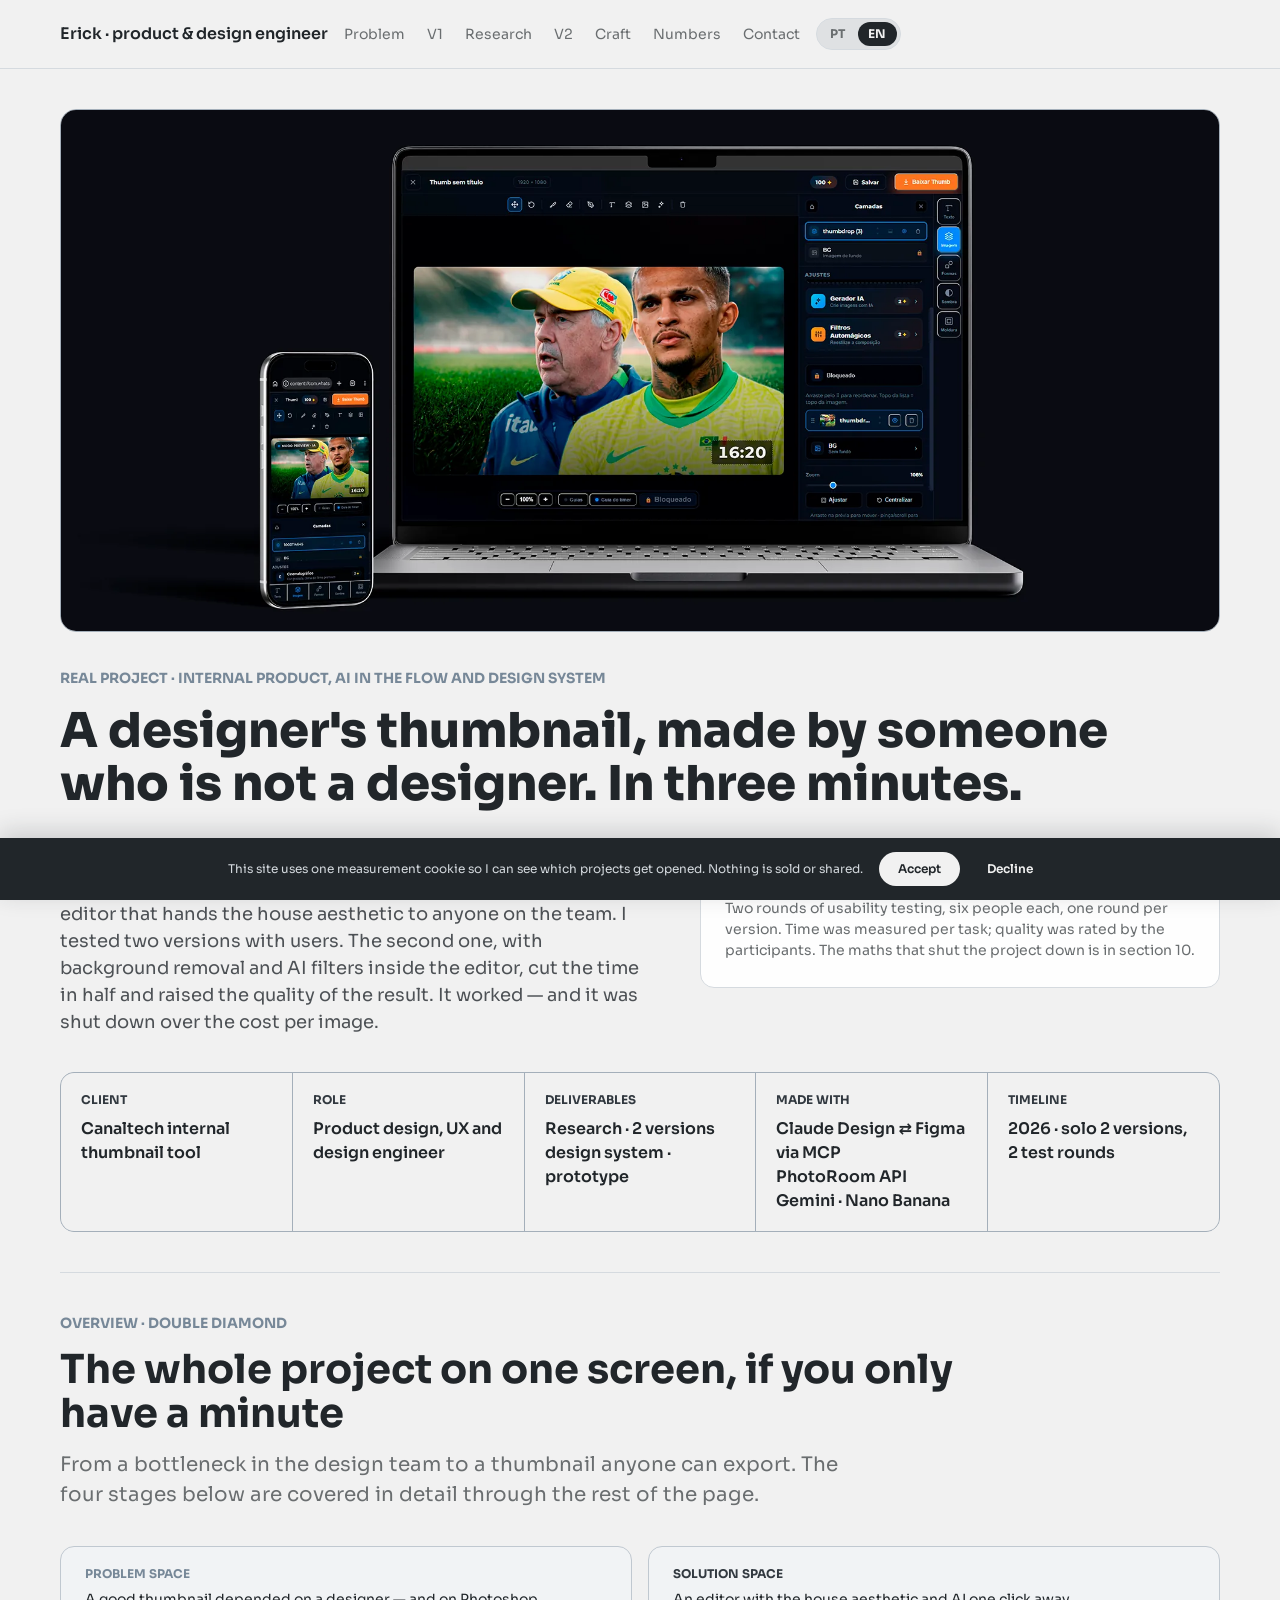
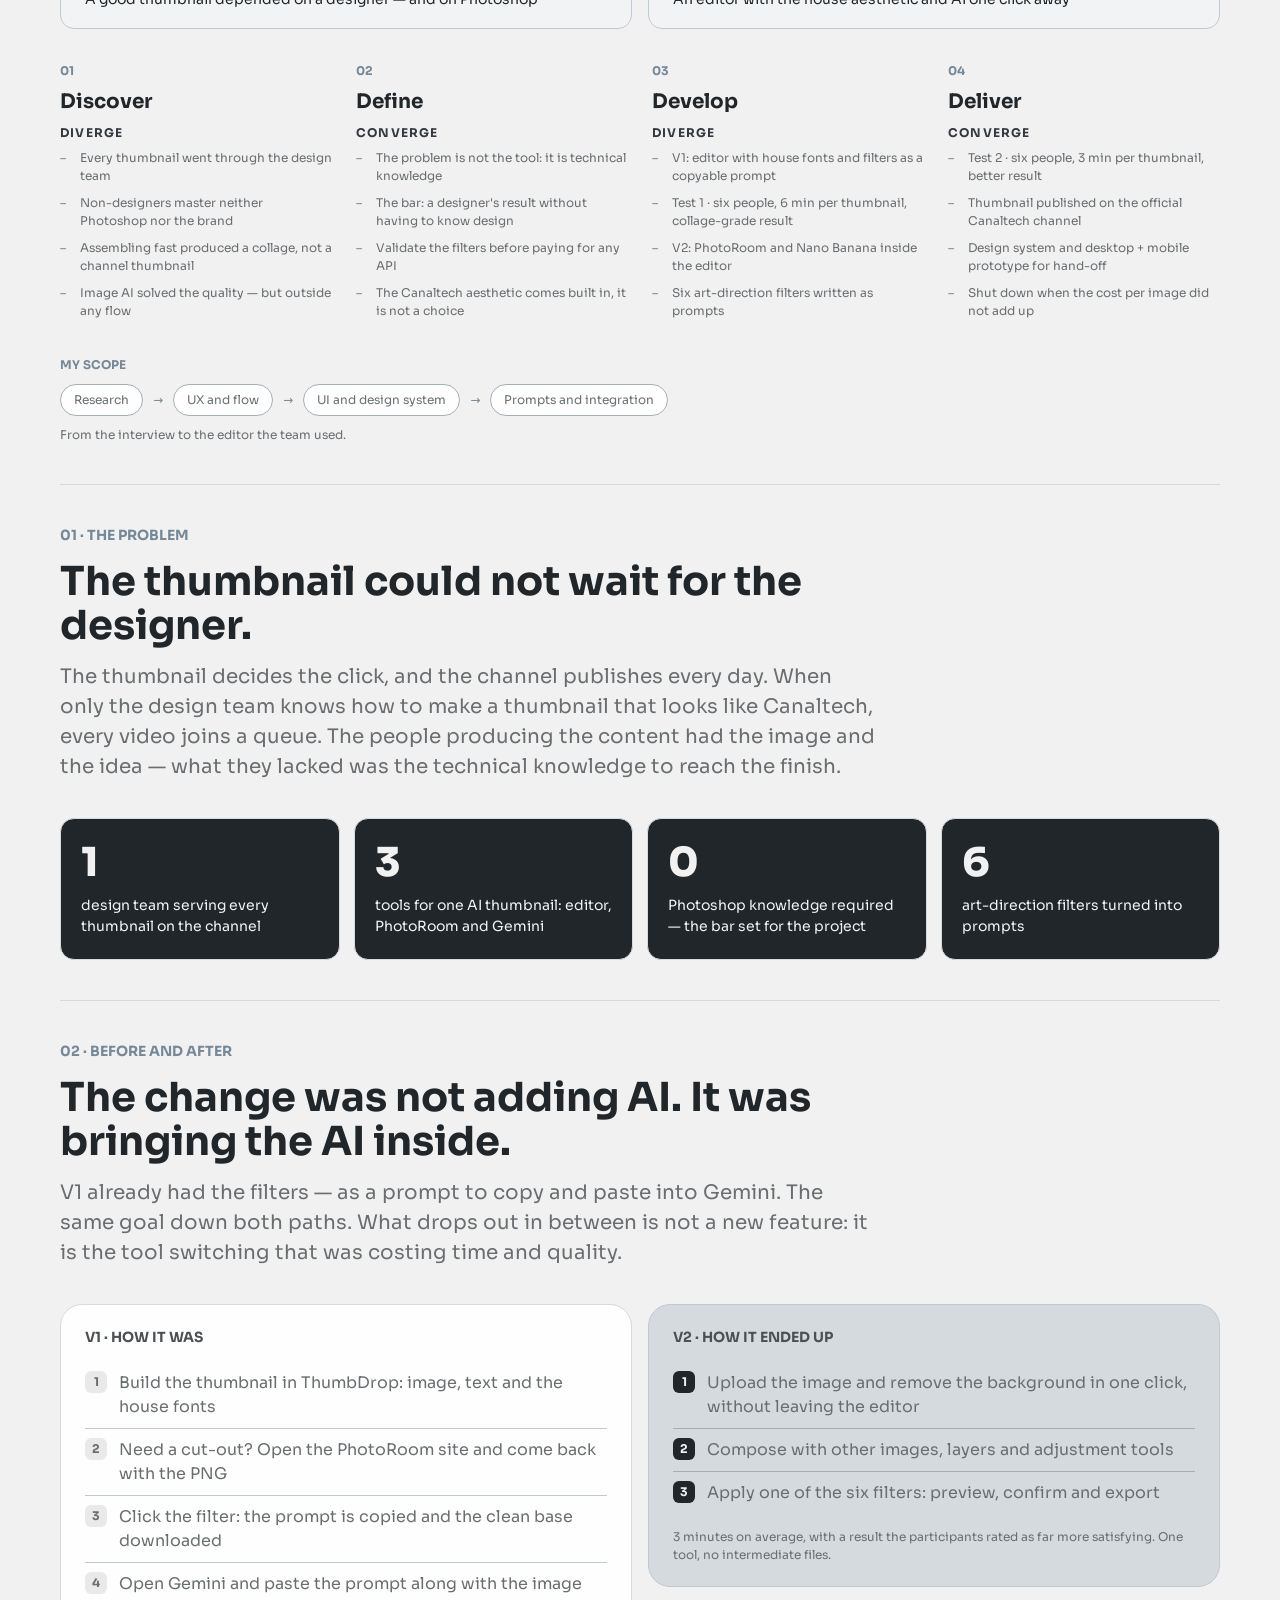
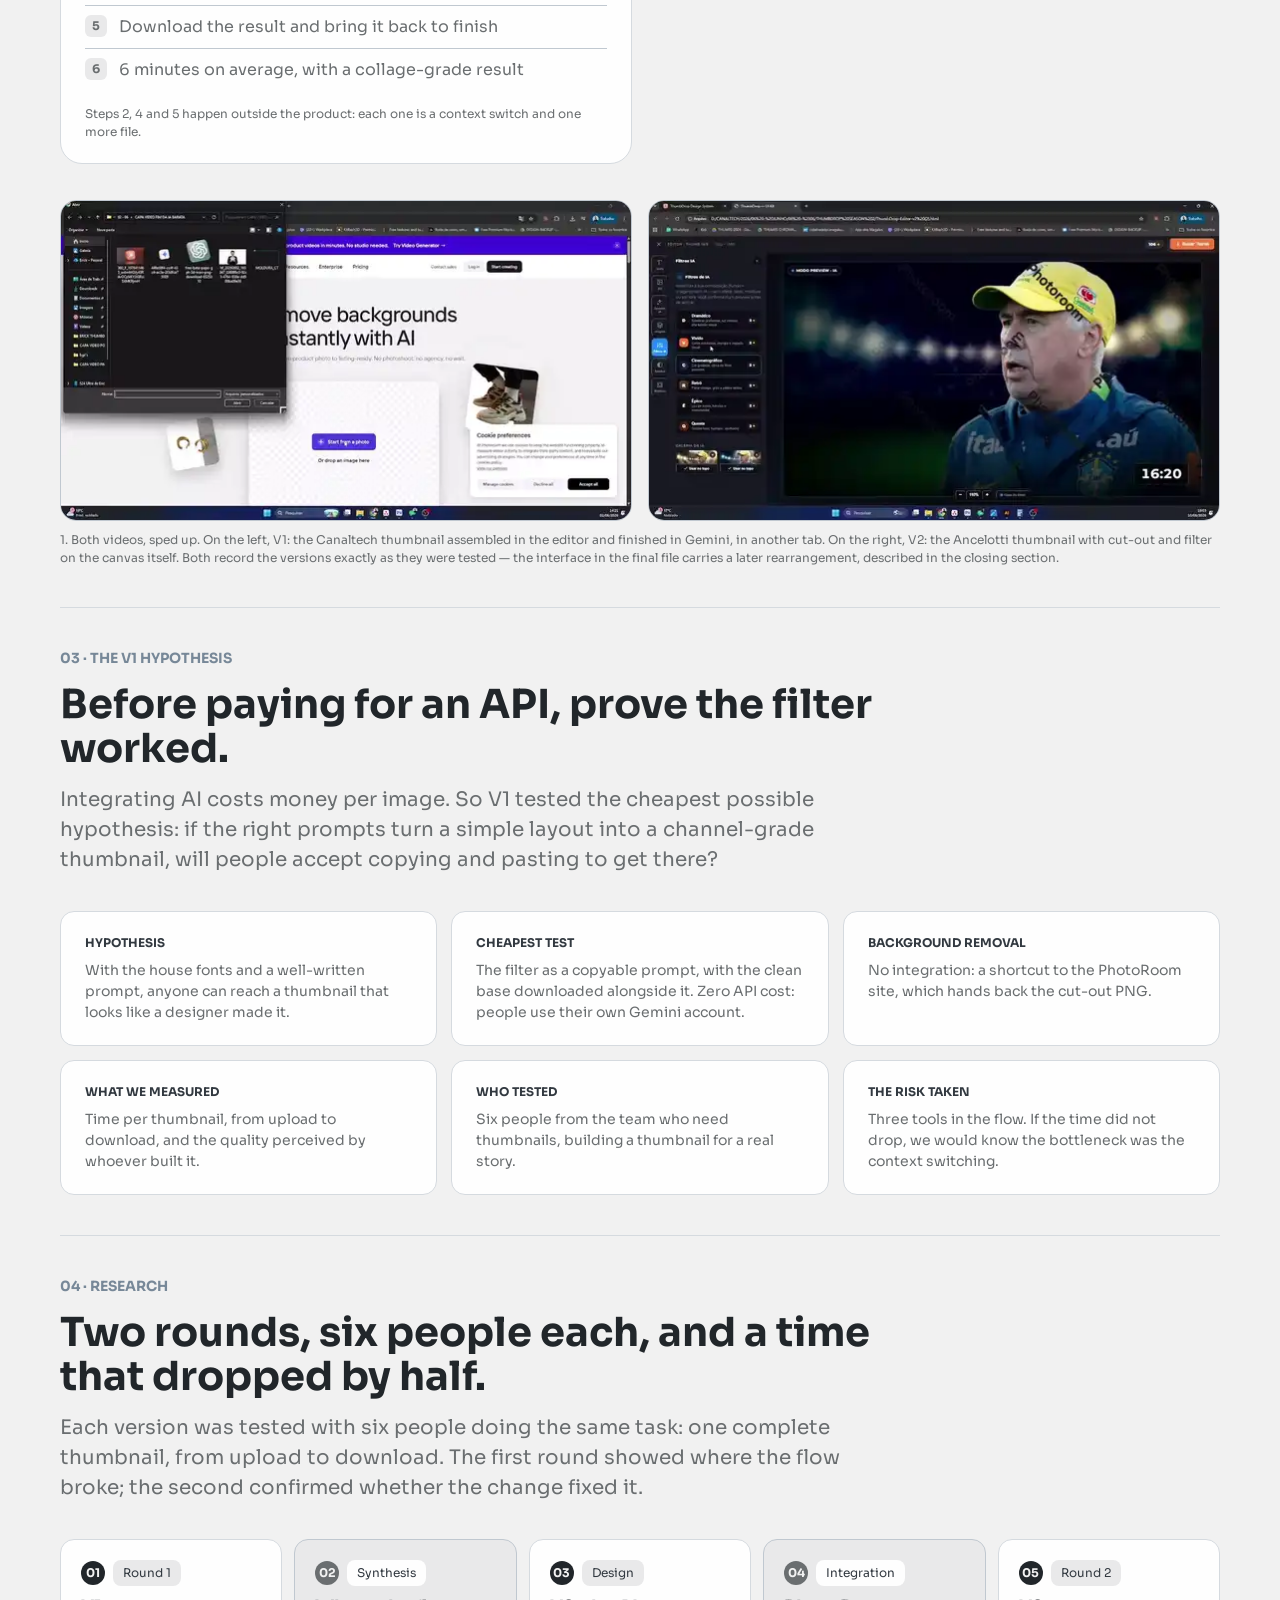
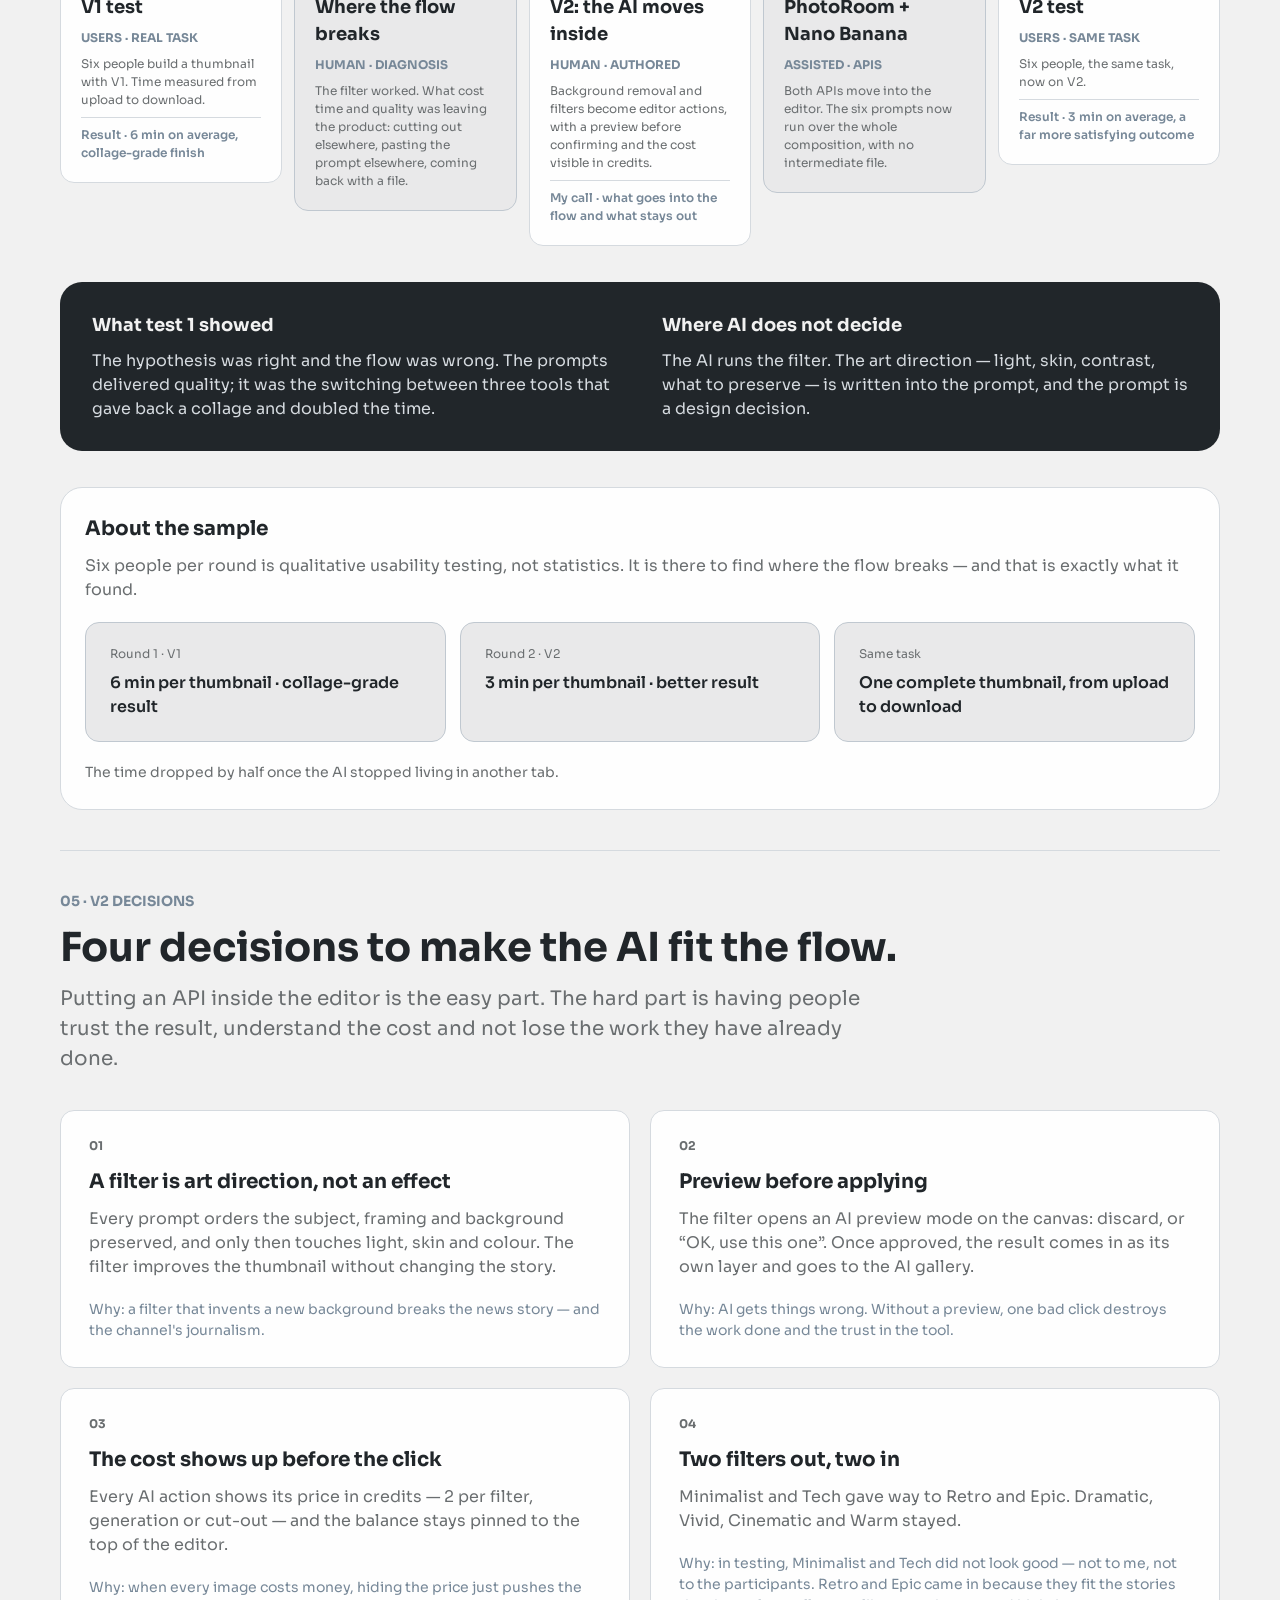
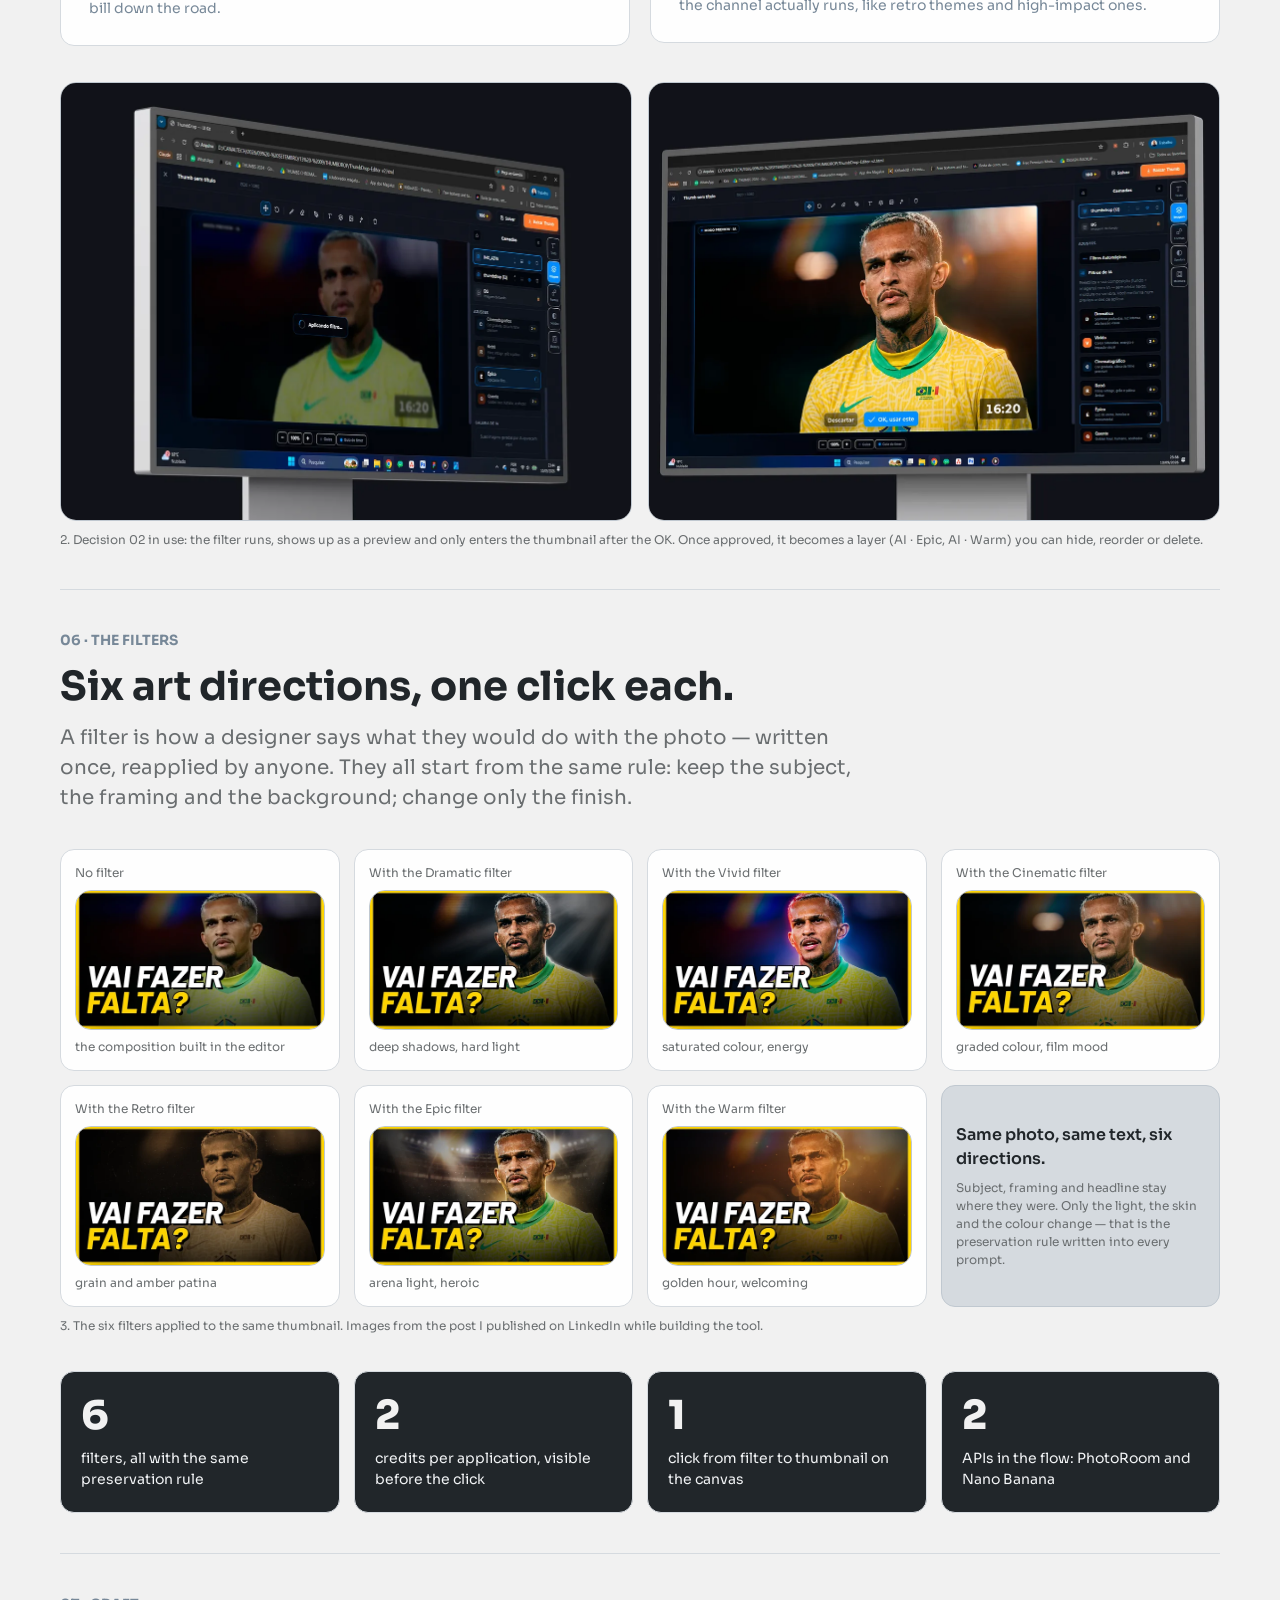
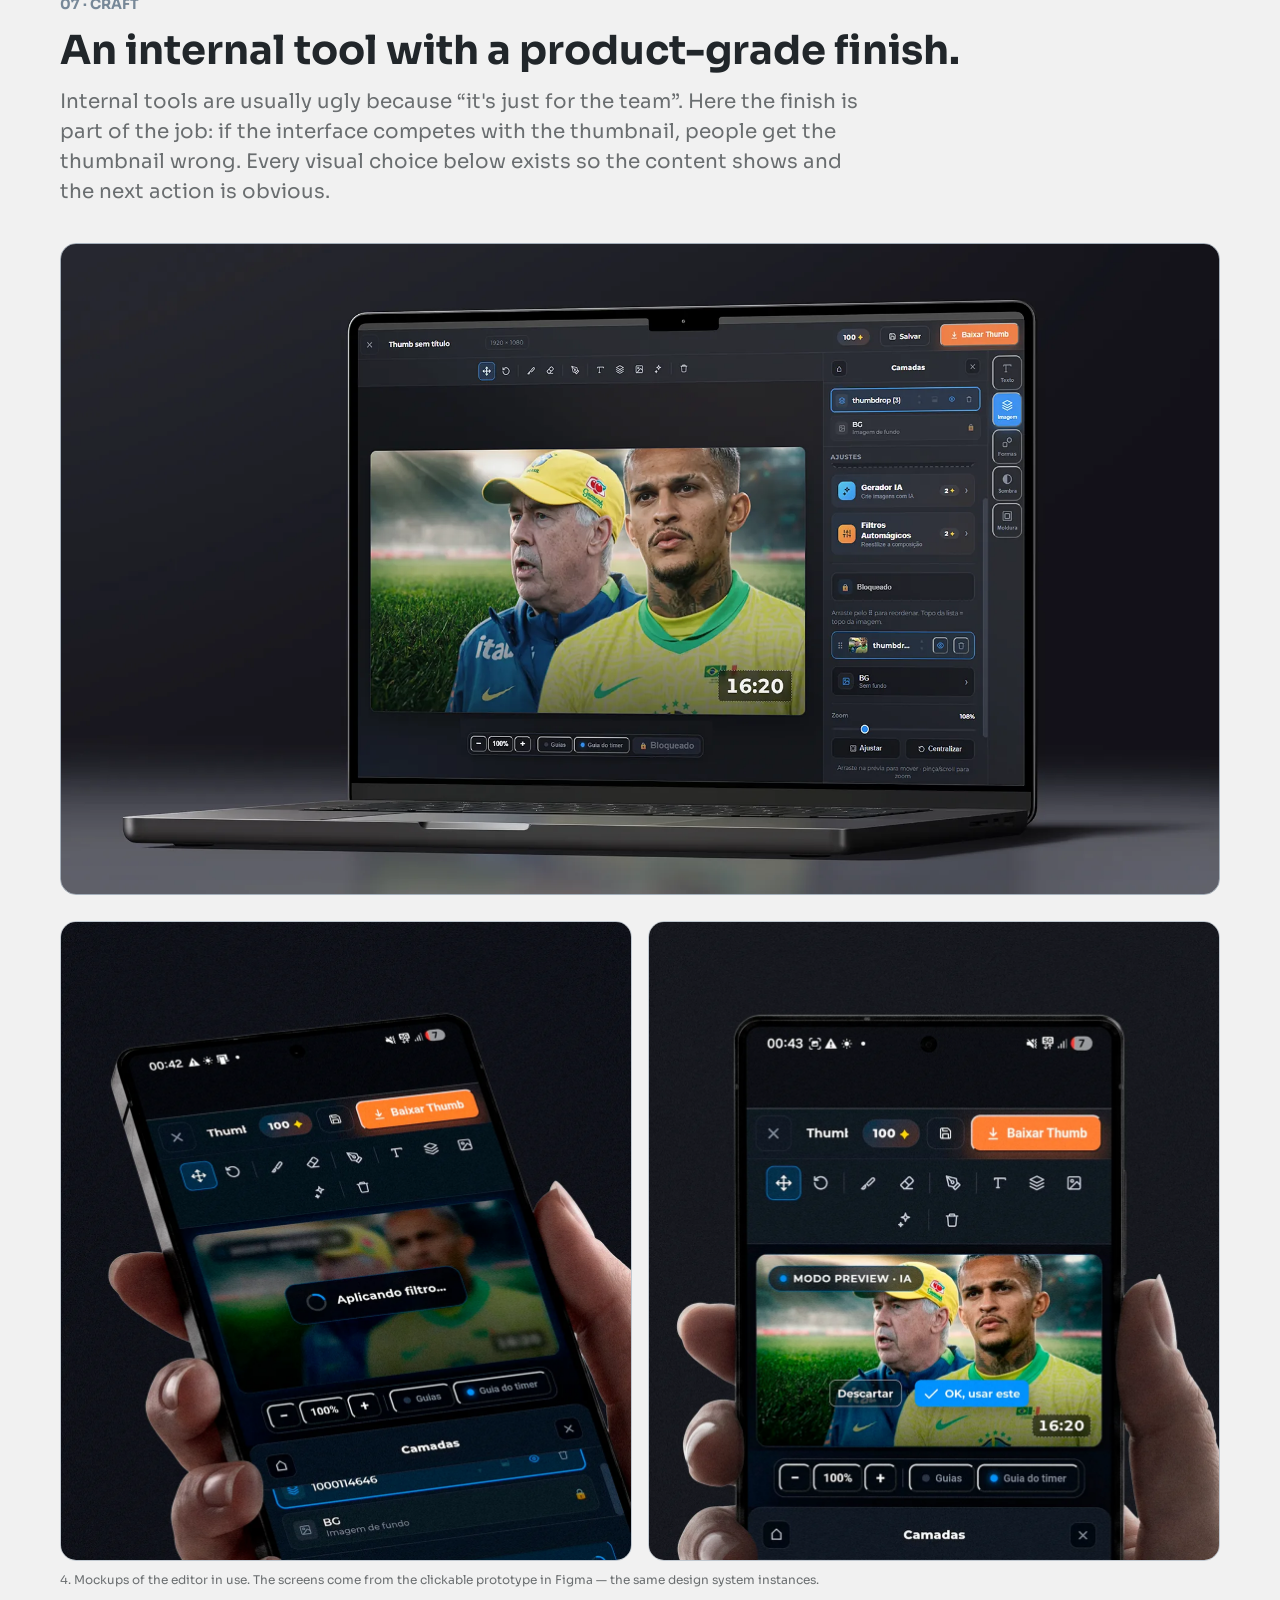
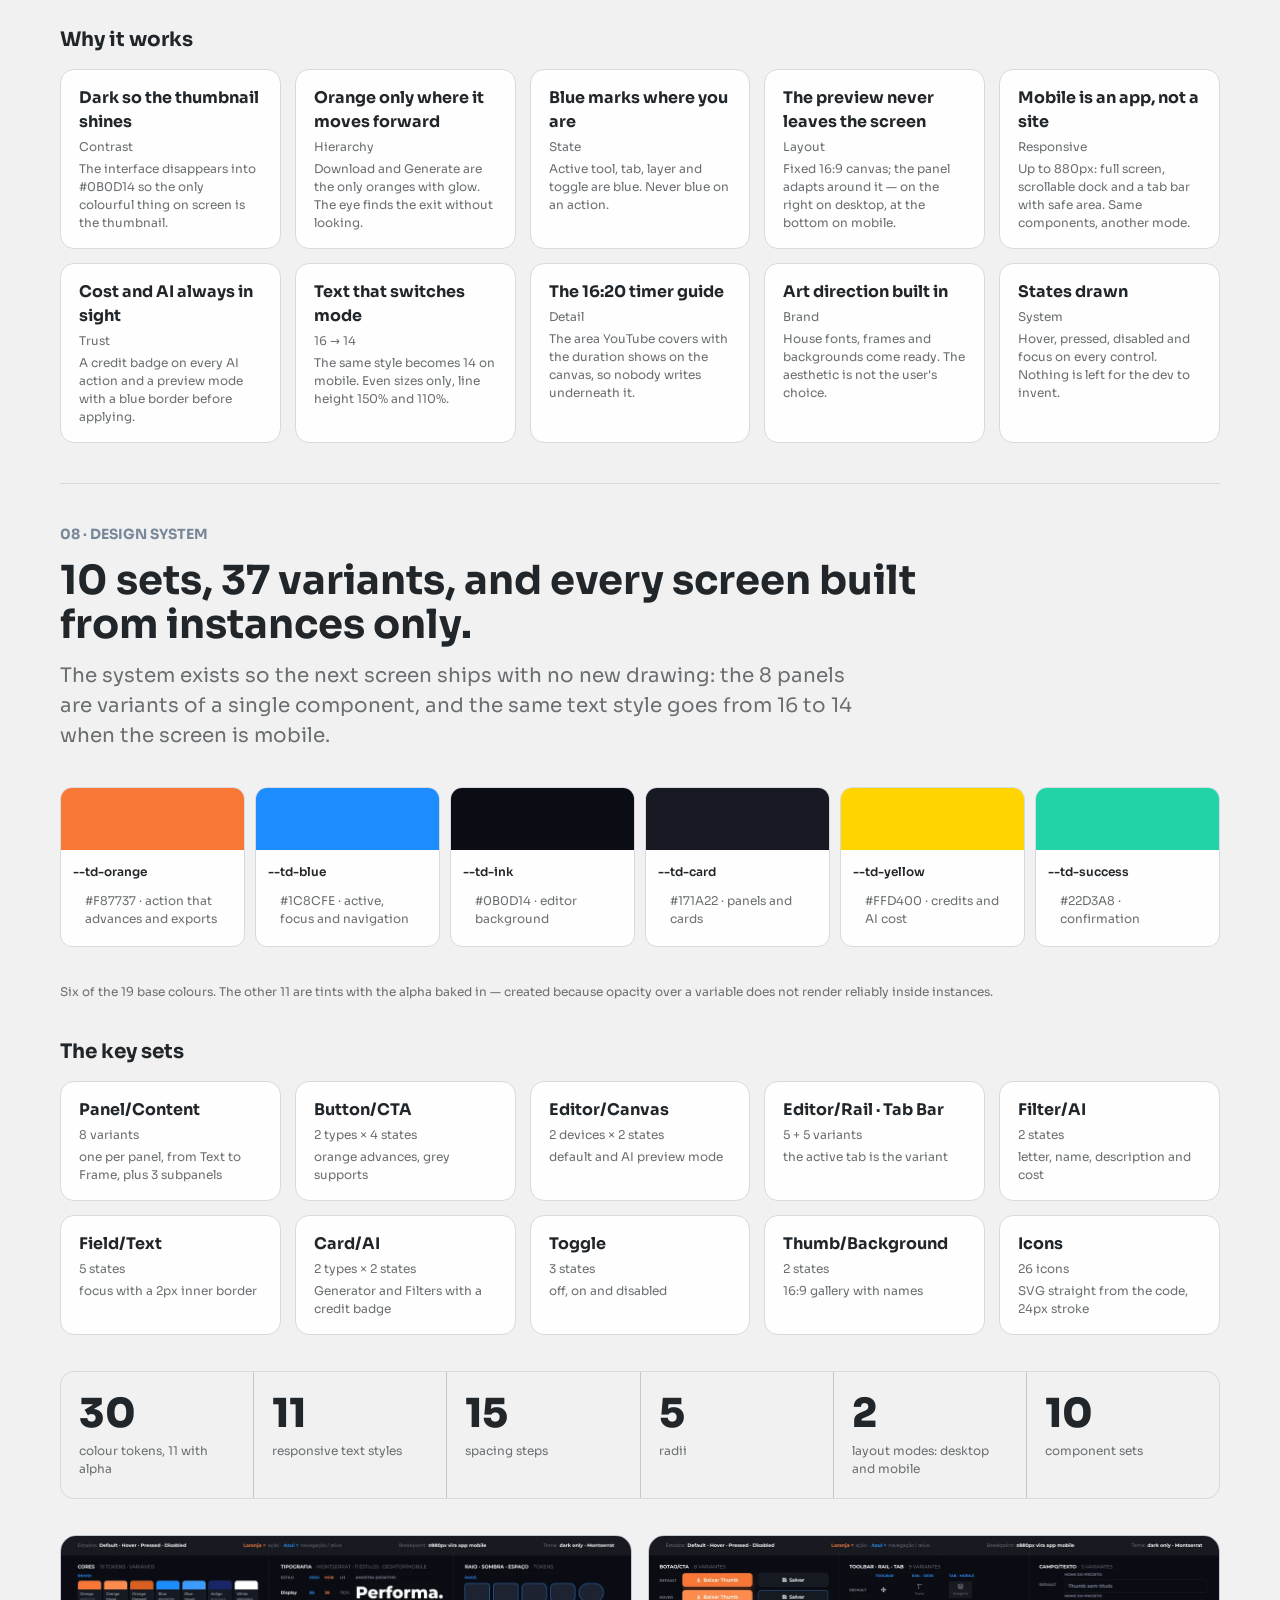
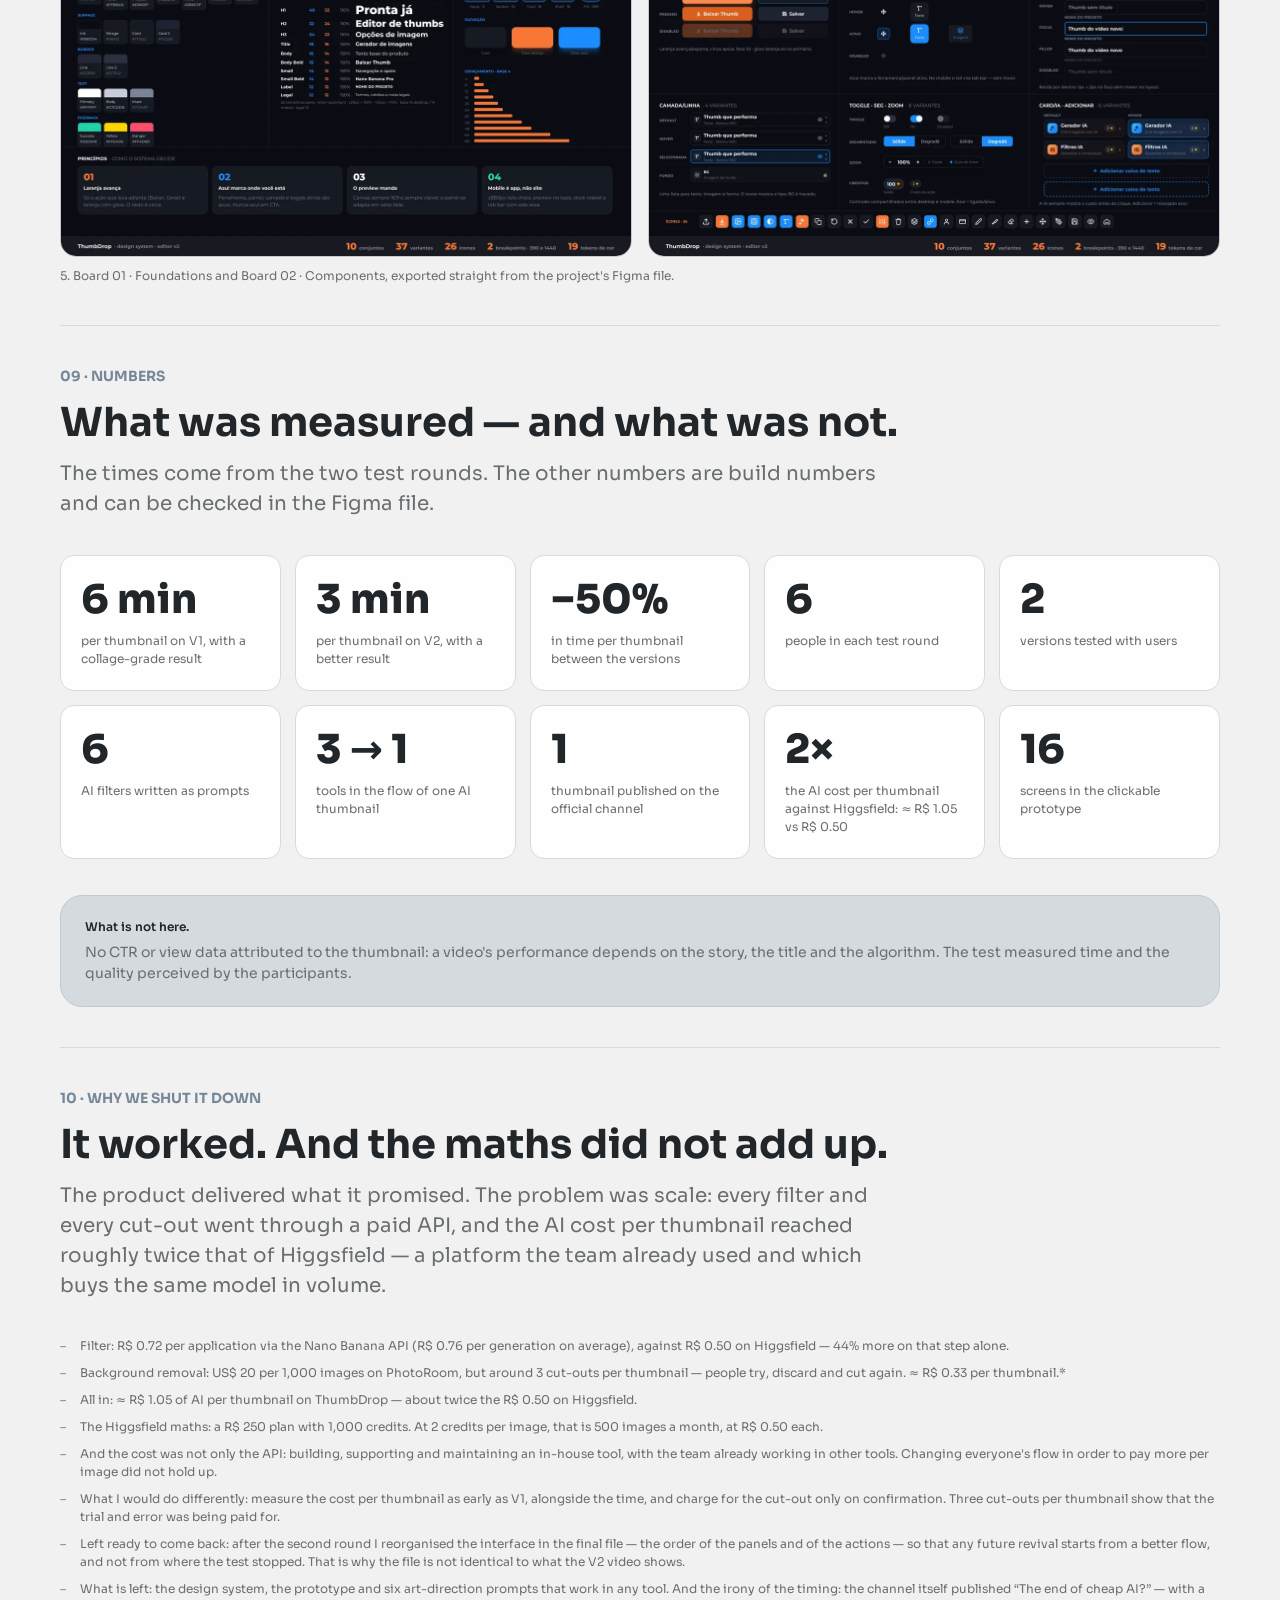
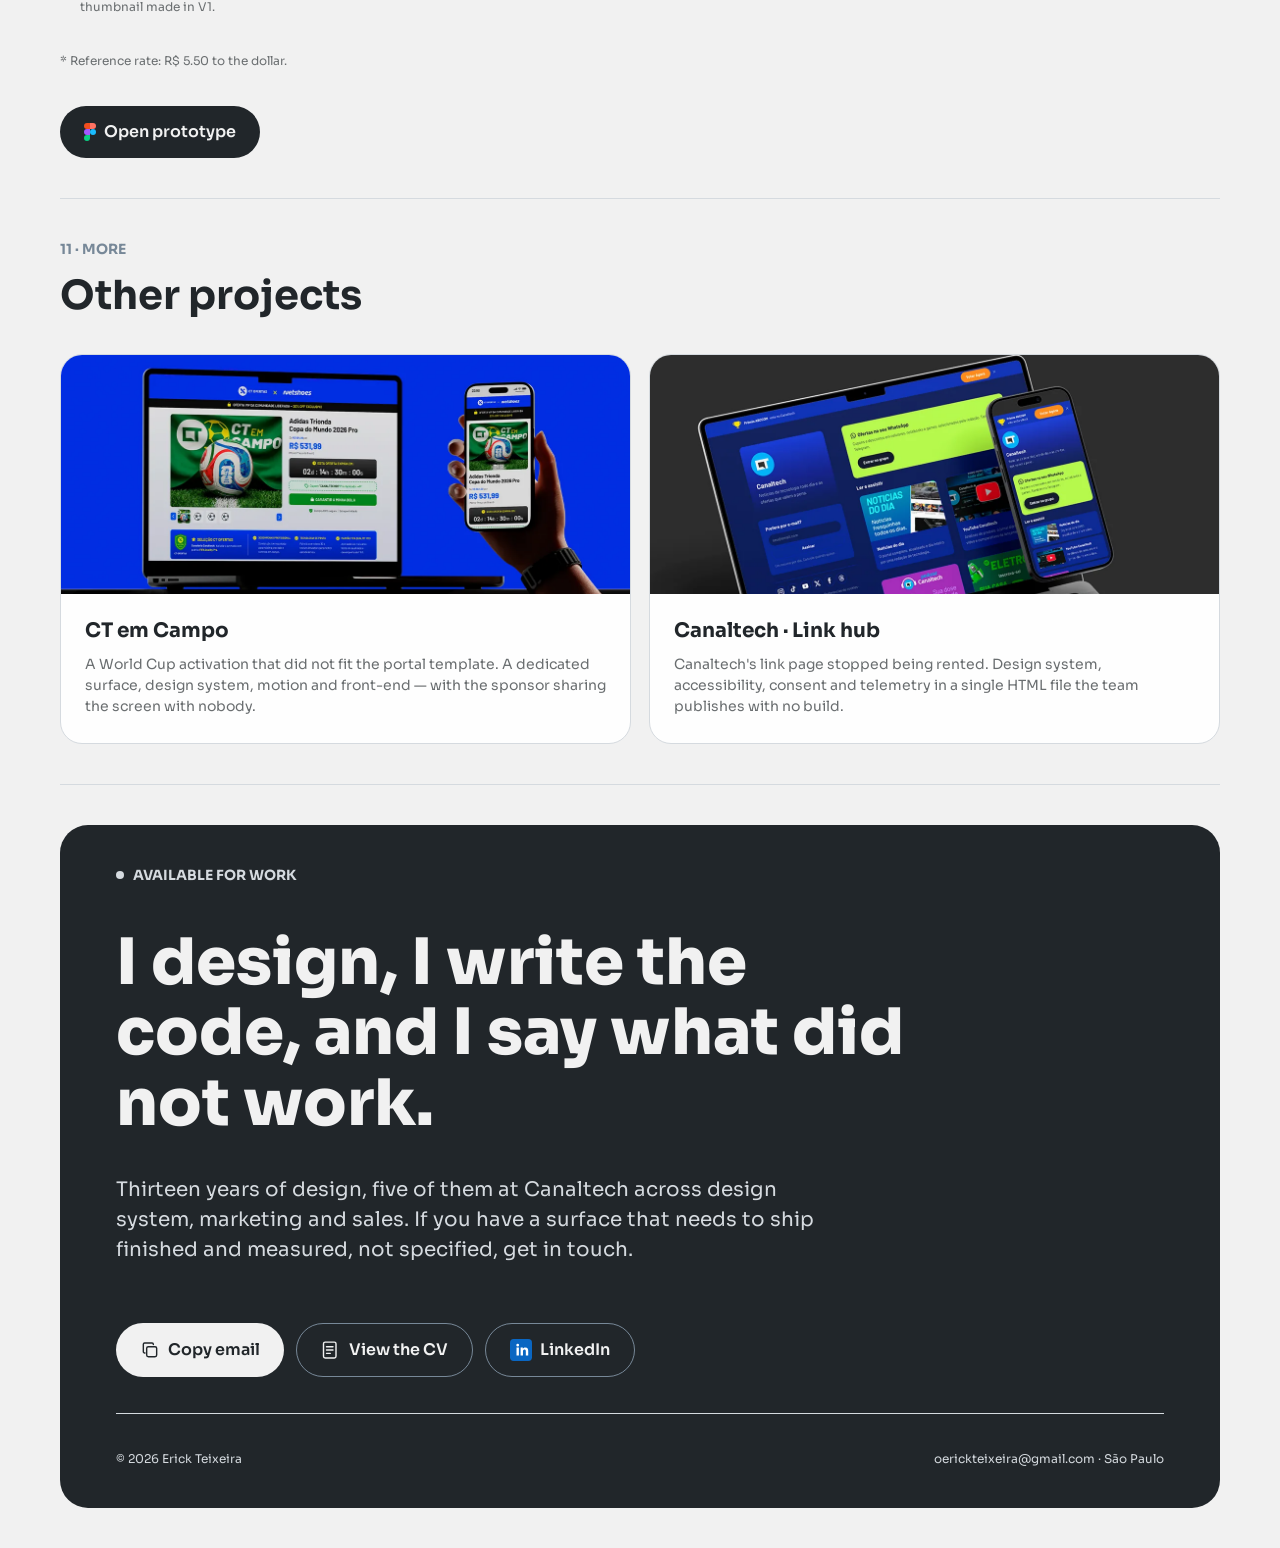
<file: docs/thumbdrop.html>
<!DOCTYPE html>
<html lang="pt-BR">
<head>
<meta charset="UTF-8" />
<meta name="viewport" content="width=device-width, initial-scale=1.0" />
<!-- Consentimento (LGPD) — negado por padrão, liberado só depois do aceite -->
<script>
window.dataLayer=window.dataLayer||[];function gtag(){dataLayer.push(arguments);}
gtag('consent','default',{ad_storage:'denied',ad_user_data:'denied',ad_personalization:'denied',analytics_storage:'denied',wait_for_update:500});
try{if(localStorage.getItem('et_consentimento')==='aceito'){gtag('consent','update',{analytics_storage:'granted'});}}catch(e){}
</script>
<!-- Google tag (gtag.js) -->
<script async src="https://www.googletagmanager.com/gtag/js?id=G-TM34J12CLE"></script>
<script>
gtag('js', new Date());
gtag('config', 'G-TM34J12CLE');
</script>
<meta name="theme-color" content="#f1f1f1" />
<title>ThumbDrop · editor de thumbnails da Canaltech — Erick Teixeira</title>
<meta name="description" content="Thumb de designer, feita por quem não é designer. Um editor interno com IA no fluxo: duas rodadas de teste e o tempo por thumb caindo de seis para três minutos." />
<link rel="icon" href="data:image/svg+xml,%3Csvg xmlns='http://www.w3.org/2000/svg' viewBox='0 0 32 32'%3E%3Crect width='32' height='32' rx='7' fill='%2321262a'/%3E%3Ctext x='16' y='22' font-family='system-ui,sans-serif' font-size='17' font-weight='700' fill='%23f1f1f1' text-anchor='middle'%3EE%3C/text%3E%3C/svg%3E" />
<meta property="og:type" content="website" />
<meta property="og:site_name" content="Erick Teixeira" />
<meta property="og:title" content="Canaltech · Hub de links — Erick Teixeira" />
<meta property="og:description" content="A página de links deixou de ser alugada e passou a medir a si mesma. Design system, acessibilidade, consentimento e telemetria num HTML único." />
<meta property="og:image" content="assets/capa_canaltech_hub_links.webp" />
<meta name="twitter:card" content="summary_large_image" />
<meta name="twitter:title" content="Canaltech · Hub de links — Erick Teixeira" />
<meta name="twitter:description" content="A página de links deixou de ser alugada e passou a medir a si mesma. Design system, acessibilidade, consentimento e telemetria num HTML único." />
<meta name="twitter:image" content="assets/capa_canaltech_hub_links.webp" />
<style>
/* Sora e JetBrains Mono servidas do próprio domínio: sem requisição
   para terceiros e sem depender do Google Fonts. */
@font-face{font-family:'JetBrains Mono';font-style:normal;font-weight:400;font-display:swap;
  src:url(assets/fonts/jetbrains-mono-400-latin-ext.woff2) format('woff2');unicode-range:U+0100-02BA, U+02BD-02C5, U+02C7-02CC, U+02CE-02D7, U+02DD-02FF, U+0304, U+0308, U+0329, U+1D00-1DBF, U+1E00-1E9F, U+1EF2-1EFF, U+2020, U+20A0-20AB, U+20AD-20C0, U+2113, U+2C60-2C7F, U+A720-A7FF}
@font-face{font-family:'JetBrains Mono';font-style:normal;font-weight:400;font-display:swap;
  src:url(assets/fonts/jetbrains-mono-400-latin.woff2) format('woff2');unicode-range:U+0000-00FF, U+0131, U+0152-0153, U+02BB-02BC, U+02C6, U+02DA, U+02DC, U+0304, U+0308, U+0329, U+2000-206F, U+20AC, U+2122, U+2191, U+2193, U+2212, U+2215, U+FEFF, U+FFFD}
@font-face{font-family:'Sora';font-style:normal;font-weight:400;font-display:swap;
  src:url(assets/fonts/sora-400-latin-ext.woff2) format('woff2');unicode-range:U+0100-02BA, U+02BD-02C5, U+02C7-02CC, U+02CE-02D7, U+02DD-02FF, U+0304, U+0308, U+0329, U+1D00-1DBF, U+1E00-1E9F, U+1EF2-1EFF, U+2020, U+20A0-20AB, U+20AD-20C0, U+2113, U+2C60-2C7F, U+A720-A7FF}
@font-face{font-family:'Sora';font-style:normal;font-weight:400;font-display:swap;
  src:url(assets/fonts/sora-400-latin.woff2) format('woff2');unicode-range:U+0000-00FF, U+0131, U+0152-0153, U+02BB-02BC, U+02C6, U+02DA, U+02DC, U+0304, U+0308, U+0329, U+2000-206F, U+20AC, U+2122, U+2191, U+2193, U+2212, U+2215, U+FEFF, U+FFFD}
@font-face{font-family:'Sora';font-style:normal;font-weight:600;font-display:swap;
  src:url(assets/fonts/sora-600-latin-ext.woff2) format('woff2');unicode-range:U+0100-02BA, U+02BD-02C5, U+02C7-02CC, U+02CE-02D7, U+02DD-02FF, U+0304, U+0308, U+0329, U+1D00-1DBF, U+1E00-1E9F, U+1EF2-1EFF, U+2020, U+20A0-20AB, U+20AD-20C0, U+2113, U+2C60-2C7F, U+A720-A7FF}
@font-face{font-family:'Sora';font-style:normal;font-weight:600;font-display:swap;
  src:url(assets/fonts/sora-600-latin.woff2) format('woff2');unicode-range:U+0000-00FF, U+0131, U+0152-0153, U+02BB-02BC, U+02C6, U+02DA, U+02DC, U+0304, U+0308, U+0329, U+2000-206F, U+20AC, U+2122, U+2191, U+2193, U+2212, U+2215, U+FEFF, U+FFFD}
@font-face{font-family:'Sora';font-style:normal;font-weight:700;font-display:swap;
  src:url(assets/fonts/sora-700-latin-ext.woff2) format('woff2');unicode-range:U+0100-02BA, U+02BD-02C5, U+02C7-02CC, U+02CE-02D7, U+02DD-02FF, U+0304, U+0308, U+0329, U+1D00-1DBF, U+1E00-1E9F, U+1EF2-1EFF, U+2020, U+20A0-20AB, U+20AD-20C0, U+2113, U+2C60-2C7F, U+A720-A7FF}
@font-face{font-family:'Sora';font-style:normal;font-weight:700;font-display:swap;
  src:url(assets/fonts/sora-700-latin.woff2) format('woff2');unicode-range:U+0000-00FF, U+0131, U+0152-0153, U+02BB-02BC, U+02C6, U+02DA, U+02DC, U+0304, U+0308, U+0329, U+2000-206F, U+20AC, U+2122, U+2191, U+2193, U+2212, U+2215, U+FEFF, U+FFFD}
@font-face{font-family:'Sora';font-style:normal;font-weight:800;font-display:swap;
  src:url(assets/fonts/sora-800-latin-ext.woff2) format('woff2');unicode-range:U+0100-02BA, U+02BD-02C5, U+02C7-02CC, U+02CE-02D7, U+02DD-02FF, U+0304, U+0308, U+0329, U+1D00-1DBF, U+1E00-1E9F, U+1EF2-1EFF, U+2020, U+20A0-20AB, U+20AD-20C0, U+2113, U+2C60-2C7F, U+A720-A7FF}
@font-face{font-family:'Sora';font-style:normal;font-weight:800;font-display:swap;
  src:url(assets/fonts/sora-800-latin.woff2) format('woff2');unicode-range:U+0000-00FF, U+0131, U+0152-0153, U+02BB-02BC, U+02C6, U+02DA, U+02DC, U+0304, U+0308, U+0329, U+2000-206F, U+20AC, U+2122, U+2191, U+2193, U+2212, U+2215, U+FEFF, U+FFFD}
</style>
<link rel="stylesheet" href="assets/case.css" />
<style>
/* tokens próprios deste case (paleta do produto Canaltech) */
.espacos{display:grid;grid-template-columns:1fr 1fr;gap:16px}
/* no Figma (277:4938) a pílula tem fundo #f1f3f5 e fio #c0c8d0 */
.pill{display:flex;flex-direction:column;gap:6px;padding:18px 24px;
  background:#f1f3f5;border:1px solid var(--line-3);border-radius:var(--r-sm)}
/* as quatro etapas do double diamond ficam soltas: sem fio entre colunas */
.etapas{display:grid;grid-template-columns:repeat(4,1fr);gap:24px}
.etapa{display:flex;flex-direction:column;gap:10px}
.etapa__f{font-weight:700;font-size:12px;line-height:1;letter-spacing:.1em;
  text-transform:uppercase;color:var(--ink-2)}
.bul{display:grid;grid-template-columns:12px 1fr;gap:8px;align-items:start}
.bul span:first-child{color:var(--muted);font-size:12px}
.bul p{font-weight:400;font-size:12px;line-height:1.5;color:var(--body)}
/* no Figma (372:979) o bloco de número é a tinta neutra: a cor de marca do
   ThumbDrop só aparece nos tokens da seção 08. */
.nbox{background:var(--ink);border:1px solid var(--line);padding:22px 20px}
.nbox .num{color:#f1f1f1}
.nbox .nbox__d,.nbox .p12{color:#f1f3f5}
/* na seção 10 os mesmos blocos aparecem claros (277:5560) */
.nbox--claro{background:var(--tile);border-color:var(--line)}
.nbox--claro .num{color:var(--ink)}
.nbox--claro .nbox__d,.nbox--claro .p12{color:var(--body)}
.grade2{display:grid;grid-template-columns:repeat(3,1fr);gap:14px}
.grade2--3{grid-template-columns:repeat(3,1fr)}
.rbox{display:flex;flex-direction:column;gap:8px;padding:22px 24px;
  background:var(--tile);border:1px solid var(--line);border-radius:var(--r-sm)}
/* dentro do cartão claro do "mesmo método", as três caixas são cinza (#e9e9ea) */
.rbox--cinza{background:#e9e9ea;border-color:var(--line-3)}
/* 04 · decisões: dois cartões por linha, número pequeno acima do título (277:5230) */
.decisoes{display:grid;grid-template-columns:1fr 1fr;gap:20px;align-items:start}
.dbox{display:flex;flex-direction:column;gap:10px;padding:26px 28px;
  background:var(--tile);border:1px solid var(--line);border-radius:var(--r-sm)}
.dbox__n{font-weight:700;font-size:12px;line-height:1.5;color:var(--body);margin-bottom:2px}
/* o Figma não usa monoespaçada no corpo: os trechos de código vêm na mesma fonte */
code{font-family:inherit;font-size:inherit}
.dbox__pq{font-weight:400;font-size:14px;line-height:1.5;color:var(--muted);margin-top:10px}
.cons{display:grid;grid-template-columns:1fr 1fr;gap:16px;align-items:start}
/* 06 · método (277:5330): cada cartão tem a altura do próprio conteúdo,
   as etapas 02 e 04 vêm em cinza e o marcador é redondo — 03 em azul */
.ciclo{display:grid;grid-template-columns:repeat(5,1fr);gap:12px;align-items:start}
.et{display:flex;flex-direction:column;gap:8px;padding:20px;
  background:var(--tile);border:1px solid var(--line);border-radius:var(--r-sm)}
.et--alt{background:#e9e9ea;border-color:var(--line-3)}
.et__top{display:flex;align-items:center;gap:8px}
.et__n{width:24px;height:24px;border-radius:50%;display:grid;place-items:center;flex:none;
  background:var(--ink);color:var(--on-dark);font-weight:700;font-size:12px;line-height:1}
.et__n--cinza{background:var(--body)}
/* a etiqueta da ferramenta é uma pílula: cinza no cartão claro, branca no cinza */
.et__top .p12{padding:4px 10px;border-radius:8px;background:#e9e9ea;color:var(--ink-2)}
.et--alt .et__top .p12{background:#fefefe}
.et__d{font-weight:600;font-size:12px;line-height:1.5;color:var(--muted);
  padding-top:8px;margin-top:auto;border-top:1px solid var(--line)}
.dois{display:grid;grid-template-columns:1fr 1fr;gap:44px}
/* chamada do hero: 592 + 520 com gap 48, como no frame 277:4905 */
.chamada{display:grid;grid-template-columns:minmax(0,592fr) minmax(0,520fr);gap:48px;align-items:start}
.tokens{display:grid;grid-template-columns:repeat(6,1fr);gap:10px}
.token{background:var(--tile);border:1px solid var(--line);border-radius:var(--r-xs);overflow:hidden}
.token i{display:block;height:62px}
.token span{display:block;padding:9px 12px}
.comps{display:grid;grid-template-columns:repeat(5,1fr);gap:14px}
.comp{display:flex;flex-direction:column;gap:4px;padding:16px 18px;
  background:var(--tile);border:1px solid var(--line);border-radius:var(--r-sm)}
.cont{display:grid;grid-template-columns:repeat(6,1fr);gap:1px;background:var(--line-3);
  border:1px solid var(--line);border-radius:var(--r-sm);overflow:hidden}
.cont__i{display:flex;flex-direction:column;gap:6px;padding:20px 18px;background:var(--page)}
.boards{display:grid;grid-template-columns:1fr 1fr;gap:16px}
.eventos{display:grid;grid-template-columns:repeat(3,1fr);gap:16px}
.ev{display:flex;flex-direction:column;gap:8px;padding:22px 24px;
  background:var(--tile);border:1px solid var(--line);border-radius:var(--r-sm)}
/* no Figma o nome dos campos é uma pílula #e9e9ea, na mesma fonte do resto (277:5470) */
.ev code{align-self:flex-start;font-family:inherit;font-size:12px;line-height:1.5;
  color:var(--body);background:#e9e9ea;border-radius:8px;padding:5px 11px}
.perg{background:var(--ct-azul);color:var(--on-dark);border:1px solid var(--line-3);
  border-radius:var(--r-lg);padding:26px 24px;display:flex;flex-direction:column;gap:14px}
.perg .bul p{color:var(--on-dark-2);font-size:14px}
.perg .bul span:first-child{color:var(--on-dark-3)}
.grade3{display:grid;grid-template-columns:repeat(5,1fr);gap:14px}
.naoaqui{background:var(--line);border:1px solid var(--line-3);border-radius:var(--r-lg);
  padding:22px 24px;display:flex;flex-direction:column;gap:6px}
.comparacao{display:grid;grid-template-columns:1fr 1fr;gap:16px;align-items:start}
/* 277:5046 "como era": #fefefe / #d5dadf · 277:5075 "como ficou": #d5dadf / #c0c8d0 */
.comparacao .ad__col{padding:22px 24px;gap:0;background:var(--tile);border-color:var(--line)}
.comparacao .ad__col--dep{background:var(--line);border-color:var(--line-3)}
.comparacao .eyebrow{color:var(--body)}
.comparacao .ad__col--dep .eyebrow{color:var(--ink)}
.comparacao .passos{padding-top:14px}
.comparacao .passo{padding-block:9px;border-bottom:1px solid var(--line-3)}
.comparacao .ad__col--dep .passo{border-bottom-color:var(--line-2)}
.comparacao .passo:last-child{border-bottom:0}
.comparacao > div > .p12{padding-top:14px}
.capturas{display:grid;grid-template-columns:1fr 1fr;gap:16px}
@media (max-width:1023px){
  .espacos,.cons,.dois,.boards,.comparacao,.capturas,.chamada{grid-template-columns:1fr}
  .etapas{grid-template-columns:1fr 1fr}
  .grade2,.grade2--3,.eventos{grid-template-columns:1fr}
  .ciclo,.comps,.grade3{grid-template-columns:1fr 1fr}
  .tokens{grid-template-columns:repeat(3,1fr)}
  .cont{grid-template-columns:1fr 1fr 1fr}
}
@media (max-width:767px){
  .etapas,.ciclo,.comps,.grade3{grid-template-columns:1fr}
  .tokens{grid-template-columns:1fr 1fr}
  .cont{grid-template-columns:1fr 1fr}
  .decisoes{grid-template-columns:1fr}
  .dbox{padding:20px 22px}
}

/* 06 · filtros: sete amostras 16:9 numa grade de quatro, mais a nota de fecho */
.filtros{display:grid;grid-template-columns:repeat(4,1fr);gap:14px}
.filtro{display:flex;flex-direction:column;gap:8px;margin:0;padding:14px;
  background:var(--tile);border:1px solid var(--line);border-radius:var(--r-sm)}
.filtro__t{font-weight:600;font-size:12px;line-height:1.5;color:var(--ink)}
.filtro--nota{justify-content:center;background:var(--line);border-color:var(--line-3)}
@media (max-width:1023px){.filtros{grid-template-columns:1fr 1fr}}
@media (max-width:767px){.filtros{grid-template-columns:1fr}}
</style>
</head>
<body>
<a href="#problema" class="sr-only">Pular para o conteúdo</a>

<header class="topo">
  <div class="wrap topo__in">
    <a class="topo__nome" href="index.html">Erick · product &amp; design engineer</a>
    <nav class="menu" aria-label="Seções do case">
      <a href="#problema">Problema</a><a href="#v1">V1</a>
      <a href="#pesquisa">Pesquisa</a><a href="#v2">V2</a>
      <a href="#craft">Craft</a><a href="#numeros">Números</a>
      <a href="#contato">Contato</a>
    </nav>
  </div>
</header>

<main>
<!-- HERO -->
<section class="wrap sec"><div class="stack" style="gap:36px">
  <div class="shot shot--hero" style="aspect-ratio:1160/523">
    <img src="assets/abertura_thumbdrop.webp" width="1160" height="523"
         data-desc="Abertura · o editor ThumbDrop no desktop e no mobile"
         alt="O editor ThumbDrop aberto no notebook e no celular" />
  </div>
  <div class="stack" style="gap:16px">
    <p class="eyebrow">Projeto real · produto interno, IA no fluxo e design system</p>
    <h1 class="h1">Thumb de designer, feita por quem não é designer. Em três minutos.</h1>
  </div>
  <div class="chamada">
    <p class="intro">A Canaltech publica vídeo todo dia, e toda thumbnail passava pelo time de
      design. Desenhei o ThumbDrop: um editor interno que entrega a estética da casa para qualquer
      pessoa do time. Testei duas versões com usuários. A segunda, com remoção de fundo e filtros
      de IA dentro do editor, cortou o tempo pela metade e subiu o nível do resultado. Funcionou —
      e foi encerrado pelo custo por imagem.</p>
    <aside class="card card--sm">
      <p class="s12">Sobre os números.</p>
      <p class="p14" style="margin-top:6px">Duas rodadas de teste de usabilidade, seis pessoas em
        cada, uma por versão. O tempo foi medido por tarefa; a qualidade, avaliada pelos
        participantes. A conta que encerrou o projeto está na seção 10.</p>
    </aside>
  </div>
  <dl class="ficha">
    <div class="ficha__i"><dt class="lb">Cliente</dt><dd class="ficha__v">Canaltech
ferramenta interna de thumbnails</dd></div>
    <div class="ficha__i"><dt class="lb">Papel</dt><dd class="ficha__v">Product design, UX
e design engineer</dd></div>
    <div class="ficha__i"><dt class="lb">Entregas</dt><dd class="ficha__v">Pesquisa · 2 versões
design system · protótipo</dd></div>
    <div class="ficha__i"><dt class="lb">Feito com</dt><dd class="ficha__v">Claude Design ⇄ Figma via MCP
PhotoRoom API
Gemini · Nano Banana</dd></div>
    <div class="ficha__i"><dt class="lb">Período</dt><dd class="ficha__v">2026 · solo
2 versões, 2 rodadas de teste</dd></div>
  </dl>
</div></section>

<!-- VISÃO GERAL -->
<section class="wrap sec"><div class="stack" style="gap:36px">
  <div class="head">
    <p class="eyebrow">Visão geral · Double Diamond</p>
    <h2 class="h2">O projeto inteiro em uma tela, se você só tiver um minuto</h2>
    <p class="lead">Do gargalo no time de design até a thumb que qualquer pessoa exporta. As quatro
      etapas abaixo aparecem em detalhe no resto da página.</p>
  </div>
  <div class="espacos">
    <div class="pill"><p class="lb" style="color:var(--muted)">Espaço do problema</p>
      <p class="p14" style="color:var(--ink)">Thumb boa dependia de designer — e de Photoshop</p></div>
    <div class="pill"><p class="lb" style="color:var(--ink-2)">Espaço da solução</p>
      <p class="p14" style="color:var(--ink)">Um editor com a estética da casa e a IA a um clique</p></div>
  </div>
  <div class="etapas">
    <div class="etapa"><p class="idx" style="color:var(--muted)">01</p><h3 class="t20">Descobrir</h3>
      <p class="etapa__f">Diverge</p>
      <div class="bullets">
        <div class="bul"><span>–</span><p>Toda thumbnail passava pelo time de design</p></div>
        <div class="bul"><span>–</span><p>Quem não é designer não domina Photoshop nem a marca</p></div>
        <div class="bul"><span>–</span><p>Montar rápido gerava colagem, não thumb de canal</p></div>
        <div class="bul"><span>–</span><p>IA de imagem resolvia a qualidade — mas fora de qualquer fluxo</p></div>
      </div></div>
    <div class="etapa"><p class="idx" style="color:var(--muted)">02</p><h3 class="t20">Definir</h3>
      <p class="etapa__f">Converge</p>
      <div class="bullets">
        <div class="bul"><span>–</span><p>O problema não é ferramenta: é conhecimento técnico</p></div>
        <div class="bul"><span>–</span><p>Critério: resultado de designer sem precisar saber design</p></div>
        <div class="bul"><span>–</span><p>Validar os filtros antes de pagar qualquer API</p></div>
        <div class="bul"><span>–</span><p>A estética da Canaltech vem pronta, não é escolha</p></div>
      </div></div>
    <div class="etapa"><p class="idx" style="color:var(--muted)">03</p><h3 class="t20">Desenvolver</h3>
      <p class="etapa__f">Diverge</p>
      <div class="bullets">
        <div class="bul"><span>–</span><p>V1: editor com fontes da casa e filtros como prompt copiável</p></div>
        <div class="bul"><span>–</span><p>Teste 1 · seis pessoas, 6 min por thumb, resultado de colagem</p></div>
        <div class="bul"><span>–</span><p>V2: PhotoRoom e Nano Banana dentro do editor</p></div>
        <div class="bul"><span>–</span><p>Seis filtros de direção de arte escritos como prompt</p></div>
      </div></div>
    <div class="etapa"><p class="idx" style="color:var(--muted)">04</p><h3 class="t20">Entregar</h3>
      <p class="etapa__f">Converge</p>
      <div class="bullets">
        <div class="bul"><span>–</span><p>Teste 2 · seis pessoas, 3 min por thumb, resultado superior</p></div>
        <div class="bul"><span>–</span><p>Thumbnail publicada no canal oficial da Canaltech</p></div>
        <div class="bul"><span>–</span><p>Design system e protótipo desktop + mobile para hand-off</p></div>
        <div class="bul"><span>–</span><p>Encerrado quando o custo por imagem não fechou</p></div>
      </div></div>
  </div>
  <div class="chips">
    <p class="lb" style="width:100%;color:var(--muted)">Meu escopo</p>
    <span class="chip">Pesquisa</span><span class="seta">→</span>
    <span class="chip">UX e fluxo</span><span class="seta">→</span>
    <span class="chip">UI e design system</span><span class="seta">→</span>
    <span class="chip">Prompts e integração</span>
    <p class="p12" style="width:100%">Da entrevista ao editor que o time usou.</p>
  </div>
</div></section>

<!-- 01 PROBLEMA -->
<section class="wrap sec" id="problema"><div class="stack" style="gap:36px">
  <div class="head">
    <p class="eyebrow">01 · O problema</p>
    <h2 class="h2">A thumb não podia esperar o designer.</h2>
    <p class="lead">Thumbnail decide o clique, e o canal publica todo dia. Quando só o time de
      design sabe fazer uma thumb com a cara da Canaltech, cada vídeo entra numa fila. Quem produz
      o conteúdo tinha a imagem e a ideia — faltava o conhecimento técnico para chegar no
      acabamento.</p>
  </div>
  <div class="nboxes">
    <div class="nbox"><p class="num">1</p><p class="nbox__d">time de design atendendo todas as thumbs do canal</p></div>
    <div class="nbox"><p class="num">3</p><p class="nbox__d">ferramentas para uma thumb com IA: editor, PhotoRoom e Gemini</p></div>
    <div class="nbox"><p class="num">0</p><p class="nbox__d">conhecimento de Photoshop exigido — o critério do projeto</p></div>
    <div class="nbox"><p class="num">6</p><p class="nbox__d">filtros de direção de arte convertidos em prompt</p></div>
  </div>
</div></section>

<!-- 02 ANTES E DEPOIS -->
<section class="wrap sec"><div class="stack" style="gap:36px">
  <div class="head">
    <p class="eyebrow">02 · Antes e depois</p>
    <h2 class="h2">A mudança não foi colocar IA. Foi trazer a IA para dentro.</h2>
    <p class="lead">A V1 já tinha os filtros — como prompt para copiar e colar no Gemini. O mesmo
      objetivo pelos dois caminhos. O que sai no meio não é recurso novo: é a troca de ferramenta
      que custava tempo e qualidade.</p>
  </div>
  <div class="comparacao">
    <div class="ad__col">
      <p class="eyebrow" style="color:var(--soft)">V1 · como era</p>
      <div class="passos">
        <div class="passo"><span class="passo__n">1</span><p class="p12">Monta a thumb no ThumbDrop: imagem, texto e as fontes da casa</p></div>
        <div class="passo"><span class="passo__n">2</span><p class="p12">Precisa recortar? Abre o site do PhotoRoom e volta com o PNG</p></div>
        <div class="passo"><span class="passo__n">3</span><p class="p12">Clica no filtro: o prompt é copiado e a base limpa, baixada</p></div>
        <div class="passo"><span class="passo__n">4</span><p class="p12">Abre o Gemini e cola o prompt junto com a imagem</p></div>
        <div class="passo"><span class="passo__n">5</span><p class="p12">Baixa o resultado e traz de volta para finalizar</p></div>
        <div class="passo"><span class="passo__n">6</span><p class="p12">6 minutos em média, com resultado de colagem</p></div>
      </div>
      <p class="p12">Os passos 2, 4 e 5 acontecem fora do produto: cada um é uma troca de contexto
        e um arquivo a mais.</p>
    </div>
    <div class="ad__col ad__col--dep">
      <p class="eyebrow" style="color:var(--soft)">V2 · como ficou</p>
      <div class="passos">
        <div class="passo"><span class="passo__n">1</span><p class="p12">Sobe a imagem e remove o fundo com um clique, sem sair do editor</p></div>
        <div class="passo"><span class="passo__n">2</span><p class="p12">Compõe com outras imagens, camadas e ferramentas de ajuste</p></div>
        <div class="passo"><span class="passo__n">3</span><p class="p12">Aplica um dos seis filtros: preview, confirma e exporta</p></div>
      </div>
      <p class="p12">3 minutos em média, com resultado que os participantes avaliaram como muito
        mais satisfatório. Uma ferramenta, nenhum arquivo intermediário.</p>
    </div>
  </div>
  <figure class="fig">
    <div class="capturas">
      <div class="shot" style="aspect-ratio:572/321">
        <img src="assets/thumbdrop_v1.webp" width="572" height="321"
             data-desc="Vídeo · V1 · thumb finalizada no Gemini"
             alt="Vídeo acelerado da V1: montagem no editor e filtro aplicado no Gemini"
             loading="lazy" decoding="async" />
      </div>
      <div class="shot" style="aspect-ratio:572/321">
        <img src="assets/thumbdrop_v2.webp" width="572" height="321"
             data-desc="Vídeo · V2 · recorte e filtro no próprio canvas"
             alt="Vídeo acelerado da V2: recorte e filtro aplicados dentro do editor"
             loading="lazy" decoding="async" />
      </div>
    </div>
    <figcaption>1. Os dois vídeos, acelerados. À esquerda, a V1: a thumb do Canaltech montada no
      editor e finalizada no Gemini, em outra aba. À direita, a V2: a thumb do Ancelotti com
      recorte e filtro no próprio canvas. Os dois registram as versões como foram testadas — a
      interface do arquivo final traz um rearranjo posterior, descrito no encerramento.</figcaption>
  </figure>
</div></section>

<!-- 03 HIPÓTESE V1 -->
<section class="wrap sec" id="v1"><div class="stack" style="gap:36px">
  <div class="head">
    <p class="eyebrow">03 · A hipótese da V1</p>
    <h2 class="h2">Antes de pagar uma API, provar que o filtro funcionava.</h2>
    <p class="lead">Integrar IA custa dinheiro por imagem. Então a V1 testou a hipótese mais barata
      possível: se os prompts certos transformam uma montagem simples em thumb de canal, a pessoa
      aceita copiar e colar para chegar lá?</p>
  </div>
  <div class="grade2">
    <div class="rbox"><p class="lb">Hipótese</p><p class="p14">Com as fontes da casa e um prompt bem escrito, qualquer pessoa chega numa thumb com cara de designer.</p></div>
    <div class="rbox"><p class="lb">Teste mais barato</p><p class="p14">Filtro como prompt copiável, com a base limpa baixada junto. Zero custo de API: a pessoa usa a própria conta do Gemini.</p></div>
    <div class="rbox"><p class="lb">Remoção de fundo</p><p class="p14">Sem integração: um atalho para o site do PhotoRoom, que devolve o PNG recortado.</p></div>
    <div class="rbox"><p class="lb">O que medimos</p><p class="p14">Tempo por thumb, do upload ao download, e a qualidade percebida por quem montou.</p></div>
    <div class="rbox"><p class="lb">Quem testou</p><p class="p14">Seis pessoas do time que precisam de thumb, montando uma thumb de pauta real.</p></div>
    <div class="rbox"><p class="lb">O risco assumido</p><p class="p14">Três ferramentas no fluxo. Se o tempo não caísse, saberíamos se o gargalo era a troca de contexto.</p></div>
  </div>
</div></section>

<!-- 04 PESQUISA -->
<section class="wrap sec" id="pesquisa"><div class="stack" style="gap:36px">
  <div class="head">
    <p class="eyebrow">04 · Pesquisa</p>
    <h2 class="h2">Duas rodadas, seis pessoas cada, e um tempo que caiu pela metade.</h2>
    <p class="lead">Cada versão foi testada com seis pessoas fazendo a mesma tarefa: uma thumb
      completa, do upload ao download. A primeira rodada mostrou onde o fluxo quebrava; a segunda
      confirmou se a mudança resolvia.</p>
  </div>
  <div class="ciclo">
    <div class="et"><div class="et__top"><span class="et__n">01</span><span class="p12">Rodada 1</span></div>
      <h3 class="t18">Teste da V1</h3><p class="eyebrow" style="font-size:12px">Usuários · tarefa real</p>
      <p class="p12">Seis pessoas montam uma thumb com a V1. Tempo medido do upload ao download.</p>
      <p class="et__d">Resultado · 6 min em média, acabamento de colagem</p></div>
    <div class="et et--alt"><div class="et__top"><span class="et__n et__n--cinza">02</span><span class="p12">Síntese</span></div>
      <h3 class="t18">Onde o fluxo quebra</h3><p class="eyebrow" style="font-size:12px">Humano · diagnóstico</p>
      <p class="p12">O filtro funcionava. O que custava tempo e qualidade era sair do produto:
        recortar fora, colar o prompt fora, voltar com arquivo.</p></div>
    <div class="et"><div class="et__top"><span class="et__n">03</span><span class="p12">Design</span></div>
      <h3 class="t18">V2: a IA vai para dentro</h3><p class="eyebrow" style="font-size:12px">Humano · autoral</p>
      <p class="p12">Remoção de fundo e filtros viram ações do editor, com preview antes de
        confirmar e custo visível em créditos.</p>
      <p class="et__d">Decisão minha · o que entra no fluxo e o que fica fora</p></div>
    <div class="et et--alt"><div class="et__top"><span class="et__n et__n--cinza">04</span><span class="p12">Integração</span></div>
      <h3 class="t18">PhotoRoom + Nano Banana</h3><p class="eyebrow" style="font-size:12px">Assistido · APIs</p>
      <p class="p12">As duas APIs entram no editor. Os seis prompts passam a rodar sobre a
        composição inteira, sem arquivo intermediário.</p></div>
    <div class="et"><div class="et__top"><span class="et__n">05</span><span class="p12">Rodada 2</span></div>
      <h3 class="t18">Teste da V2</h3><p class="eyebrow" style="font-size:12px">Usuários · mesma tarefa</p>
      <p class="p12">Seis pessoas, a mesma tarefa, agora na V2.</p>
      <p class="et__d">Resultado · 3 min em média, resultado muito mais satisfatório</p></div>
  </div>
  <div class="painel dois" style="padding:30px 32px">
    <div><h3 class="t18">O que o teste 1 mostrou</h3>
      <p class="p16" style="margin-top:10px">A hipótese estava certa e o fluxo, errado. Os prompts
        entregavam qualidade; a troca entre três ferramentas é que devolvia uma colagem e dobrava o
        tempo.</p></div>
    <div><h3 class="t18">Onde a IA não decide</h3>
      <p class="p16" style="margin-top:10px">A IA executa o filtro. A direção de arte — luz, pele,
        contraste, o que preservar — está escrita no prompt, e o prompt é decisão de design.</p></div>
  </div>
  <div class="card" style="padding:26px 24px">
    <h3 class="t20">Sobre a amostra</h3>
    <p class="p16" style="margin-top:10px">Seis pessoas por rodada é teste de usabilidade
      qualitativo, não estatística. Serve para achar onde o fluxo quebra — e foi exatamente o que
      encontrou.</p>
    <div class="grade2 grade2--3" style="margin-top:20px">
      <div class="rbox rbox--cinza"><p class="p12">Rodada 1 · V1</p><p class="s16">6 min por thumb · resultado de colagem</p></div>
      <div class="rbox rbox--cinza"><p class="p12">Rodada 2 · V2</p><p class="s16">3 min por thumb · resultado superior</p></div>
      <div class="rbox rbox--cinza"><p class="p12">Mesma tarefa</p><p class="s16">Uma thumb completa, do upload ao download</p></div>
    </div>
    <p class="p14" style="margin-top:20px">O tempo caiu pela metade quando a IA deixou de estar em
      outra aba.</p>
  </div>
</div></section>

<!-- 05 DECISÕES V2 -->
<section class="wrap sec" id="v2"><div class="stack" style="gap:36px">
  <div class="head">
    <p class="eyebrow">05 · Decisões da V2</p>
    <h2 class="h2">Quatro decisões para a IA caber no fluxo.</h2>
    <p class="lead">Colocar uma API dentro do editor é a parte fácil. O difícil é a pessoa confiar
      no resultado, entender o custo e não perder o trabalho que já fez.</p>
  </div>
  <div class="decisoes">
    <div class="dbox"><p class="dbox__n">01</p>
      <h3 class="t20">Filtro é direção de arte, não efeito</h3>
      <p class="p16">Cada prompt manda preservar sujeito, enquadramento e fundo, e só então mexe em
        luz, pele e cor. O filtro melhora a thumb sem trocar a pauta.</p>
      <p class="dbox__pq">Por quê: um filtro que inventa um fundo novo quebra a notícia — e o
        jornalismo do canal.</p></div>
    <div class="dbox"><p class="dbox__n">02</p>
      <h3 class="t20">Preview antes de aplicar</h3>
      <p class="p16">O filtro abre um Modo preview · IA no canvas: descartar ou “OK, usar este”.
        Aprovado, o resultado entra como camada própria e vai para a galeria de IA.</p>
      <p class="dbox__pq">Por quê: IA erra. Sem preview, um clique ruim destrói o trabalho feito e
        a confiança na ferramenta.</p></div>
    <div class="dbox"><p class="dbox__n">03</p>
      <h3 class="t20">O custo aparece antes do clique</h3>
      <p class="p16">Toda ação de IA mostra o preço em créditos — 2 por filtro, geração ou recorte
        — e o saldo fica fixo no topo do editor.</p>
      <p class="dbox__pq">Por quê: quando cada imagem custa dinheiro, esconder o preço é empurrar a
        conta para depois.</p></div>
    <div class="dbox"><p class="dbox__n">04</p>
      <h3 class="t20">Dois filtros saíram, dois entraram</h3>
      <p class="p16">Minimalista e Tecnológico deram lugar a Retrô e Épico. Dramático, Vívido,
        Cinematográfico e Quente ficaram.</p>
      <p class="dbox__pq">Por quê: no teste, Minimalista e Tecnológico não agradaram visualmente —
        nem a mim, nem aos participantes. Retrô e Épico entraram porque encaixam nas pautas que o
        canal usa de verdade, como temas retrô e de grande impacto.</p></div>
  </div>
  <figure class="fig">
    <div class="capturas">
      <div class="shot" style="aspect-ratio:572/439">
        <img src="assets/aplicando_01.webp" width="572" height="439"
             data-desc="Aplicando filtro…" alt="O canvas em Modo preview · IA, com o filtro sendo aplicado"
             loading="lazy" decoding="async" />
      </div>
      <div class="shot" style="aspect-ratio:572/439">
        <img src="assets/aplicando_02.webp" width="572" height="439"
             data-desc="Descartar ou “OK, usar este”" alt="O preview aguardando descarte ou confirmação"
             loading="lazy" decoding="async" />
      </div>
    </div>
    <figcaption>2. A decisão 02 em uso: o filtro roda, aparece em preview e só entra na thumb
      depois do OK. Aprovado, vira uma camada (IA · Épico, IA · Quente) que dá para esconder,
      reordenar ou apagar.</figcaption>
  </figure>
</div></section>

<!-- 06 FILTROS -->
<section class="wrap sec"><div class="stack" style="gap:36px">
  <div class="head">
    <p class="eyebrow">06 · Os filtros</p>
    <h2 class="h2">Seis direções de arte, um clique cada.</h2>
    <p class="lead">O filtro é o jeito de um designer dizer o que faria com a foto — escrito uma
      vez, reaplicado por qualquer pessoa. Todos partem da mesma regra: manter sujeito,
      enquadramento e fundo; mudar só o acabamento.</p>
  </div>
  <figure class="fig">
    <div class="filtros">
      <figure class="filtro">
        <figcaption class="filtro__t">Sem filtro</figcaption>
        <div class="shot" style="aspect-ratio:278/156">
          <img src="assets/sem_filtro.webp" width="278" height="156"
               data-desc="Original “Vai fazer falta?”" alt="A composição montada no editor, sem filtro"
               loading="lazy" decoding="async" /></div>
        <p class="p12">a composição montada no editor</p>
      </figure>
      <figure class="filtro">
        <figcaption class="filtro__t">Com filtro Dramático</figcaption>
        <div class="shot" style="aspect-ratio:278/156">
          <img src="assets/filtro_dramatico.webp" width="278" height="156"
               data-desc="Filtro Dramático" alt="A mesma thumb com o filtro Dramático"
               loading="lazy" decoding="async" /></div>
        <p class="p12">sombras profundas, luz intensa</p>
      </figure>
      <figure class="filtro">
        <figcaption class="filtro__t">Com filtro Vívido</figcaption>
        <div class="shot" style="aspect-ratio:278/156">
          <img src="assets/filtro_vivido.webp" width="278" height="156"
               data-desc="Filtro Vívido" alt="A mesma thumb com o filtro Vívido"
               loading="lazy" decoding="async" /></div>
        <p class="p12">cor saturada, energia</p>
      </figure>
      <figure class="filtro">
        <figcaption class="filtro__t">Com filtro Cinematográfico</figcaption>
        <div class="shot" style="aspect-ratio:278/156">
          <img src="assets/filtro_cinematografico.webp" width="278" height="156"
               data-desc="Filtro Cinematográfico" alt="A mesma thumb com o filtro Cinematográfico"
               loading="lazy" decoding="async" /></div>
        <p class="p12">cor gradada, clima de filme</p>
      </figure>
      <figure class="filtro">
        <figcaption class="filtro__t">Com filtro Retrô</figcaption>
        <div class="shot" style="aspect-ratio:278/156">
          <img src="assets/filtro_retro.webp" width="278" height="156"
               data-desc="Filtro Retrô" alt="A mesma thumb com o filtro Retrô"
               loading="lazy" decoding="async" /></div>
        <p class="p12">grão e pátina âmbar</p>
      </figure>
      <figure class="filtro">
        <figcaption class="filtro__t">Com filtro Épico</figcaption>
        <div class="shot" style="aspect-ratio:278/156">
          <img src="assets/filtro_epico.webp" width="278" height="156"
               data-desc="Filtro Épico" alt="A mesma thumb com o filtro Épico"
               loading="lazy" decoding="async" /></div>
        <p class="p12">luz de arena, heroico</p>
      </figure>
      <figure class="filtro">
        <figcaption class="filtro__t">Com filtro Quente</figcaption>
        <div class="shot" style="aspect-ratio:278/156">
          <img src="assets/filtro_quente.webp" width="278" height="156"
               data-desc="Filtro Quente" alt="A mesma thumb com o filtro Quente"
               loading="lazy" decoding="async" /></div>
        <p class="p12">golden hour, acolhedor</p>
      </figure>
      <div class="filtro filtro--nota">
        <p class="s16">Mesma foto, mesmo texto, seis direções.</p>
        <p class="p12">Sujeito, enquadramento e título ficam onde estavam. Muda só a luz, a pele e
          a cor — é a regra de preservação escrita em todos os prompts.</p>
      </div>
    </div>
    <figcaption>3. Os seis filtros aplicados à mesma thumb. Imagens do post que publiquei no
      LinkedIn durante a construção da ferramenta.</figcaption>
  </figure>
  <div class="nboxes">
    <div class="nbox"><p class="num">6</p><p class="nbox__d">filtros, todos com a mesma regra de preservação</p></div>
    <div class="nbox"><p class="num">2</p><p class="nbox__d">créditos por aplicação, visíveis antes do clique</p></div>
    <div class="nbox"><p class="num">1</p><p class="nbox__d">clique do filtro até a thumb no canvas</p></div>
    <div class="nbox"><p class="num">2</p><p class="nbox__d">APIs no fluxo: PhotoRoom e Nano Banana</p></div>
  </div>
</div></section>

<!-- 07 CRAFT -->
<section class="wrap sec" id="craft"><div class="stack" style="gap:36px">
  <div class="head">
    <p class="eyebrow">07 · Craft</p>
    <h2 class="h2">Uma ferramenta interna com acabamento de produto.</h2>
    <p class="lead">Ferramenta interna costuma ser feia porque “é só pro time”. Aqui o acabamento é
      parte da função: se a interface compete com a thumb, a pessoa erra a thumb. Cada escolha
      visual abaixo existe para o conteúdo aparecer e a próxima ação ficar óbvia.</p>
  </div>
  <figure class="fig">
    <div class="shot shot--hero" style="aspect-ratio:1160/652">
      <img src="assets/mock_laptop.webp" width="1160" height="652"
           data-desc="Editor completo no notebook" alt="O editor ThumbDrop completo, no notebook"
           loading="lazy" decoding="async" />
    </div>
    <div class="capturas" style="margin-top:16px">
      <div class="shot" style="aspect-ratio:572/640">
        <img src="assets/phone_01.webp" width="572" height="640"
             data-desc="Painel Imagem no celular" alt="O painel Imagem do editor no celular"
             loading="lazy" decoding="async" />
      </div>
      <div class="shot" style="aspect-ratio:572/640">
        <img src="assets/phone_02.webp" width="572" height="640"
             data-desc="Filtro aplicado no celular" alt="Um filtro aplicado, no celular"
             loading="lazy" decoding="async" />
      </div>
    </div>
    <figcaption>4. Mockups do editor em uso. As telas vêm do protótipo navegável no Figma — as
      mesmas instâncias do design system.</figcaption>
  </figure>
  <div class="stack" style="gap:14px">
    <h3 class="t20">Por que funciona</h3>
    <div class="comps">
      <div class="comp"><p class="t16">Dark para a thumb brilhar</p><p class="p12">Contraste</p><p class="p12">A interface some em #0B0D14 para a única coisa colorida da tela ser a thumbnail.</p></div>
      <div class="comp"><p class="t16">Laranja só onde avança</p><p class="p12">Hierarquia</p><p class="p12">Baixar e Gerar são os únicos laranjas com brilho. O olho acha a saída sem procurar.</p></div>
      <div class="comp"><p class="t16">Azul marca onde você está</p><p class="p12">Estado</p><p class="p12">Ferramenta, aba, camada e toggle ativos são azuis. Nunca azul em ação.</p></div>
      <div class="comp"><p class="t16">O preview nunca sai da tela</p><p class="p12">Layout</p><p class="p12">Canvas 16:9 fixo; o painel se adapta em volta — à direita no desktop, embaixo no mobile.</p></div>
      <div class="comp"><p class="t16">Mobile é app, não site</p><p class="p12">Responsivo</p><p class="p12">Até 880px: tela cheia, dock rolável e tab bar com área segura. Mesmos componentes, outro modo.</p></div>
      <div class="comp"><p class="t16">Custo e IA sempre à vista</p><p class="p12">Confiança</p><p class="p12">Badge de crédito em toda ação de IA e Modo preview com borda azul antes de aplicar.</p></div>
      <div class="comp"><p class="t16">Texto que troca de modo</p><p class="p12">16 → 14</p><p class="p12">O mesmo estilo vira 14 no mobile. Só tamanhos pares, entrelinha 150% e 110%.</p></div>
      <div class="comp"><p class="t16">Guia do timer 16:20</p><p class="p12">Detalhe</p><p class="p12">A área que o YouTube cobre com a duração aparece no canvas, para ninguém escrever embaixo.</p></div>
      <div class="comp"><p class="t16">Direção de arte embutida</p><p class="p12">Marca</p><p class="p12">Fontes, molduras e fundos da casa já vêm prontos. A estética não é uma escolha da pessoa.</p></div>
      <div class="comp"><p class="t16">Estados desenhados</p><p class="p12">Sistema</p><p class="p12">Hover, pressed, disabled e foco em todos os controles. Nada fica para o dev inventar.</p></div>
    </div>
  </div>
</div></section>

<!-- 08 SISTEMA -->
<section class="wrap sec" id="sistema"><div class="stack" style="gap:36px">
  <div class="head">
    <p class="eyebrow">08 · Design system</p>
    <h2 class="h2">10 conjuntos, 37 variantes, e cada tela montada só com instâncias.</h2>
    <p class="lead">O sistema existe para a próxima tela sair sem desenho novo: os 8 painéis são
      variantes de um único componente, e o mesmo estilo de texto passa de 16 para 14 quando a tela
      é mobile.</p>
  </div>
  <div class="tokens">
    <div class="token"><i style="background:#f87737"></i><span><b class="s12">--td-orange</b><br><span class="p12">#F87737 · ação que avança e exporta</span></span></div>
    <div class="token"><i style="background:#1c8cfe"></i><span><b class="s12">--td-blue</b><br><span class="p12">#1C8CFE · ativo, foco e navegação</span></span></div>
    <div class="token"><i style="background:#0b0d14"></i><span><b class="s12">--td-ink</b><br><span class="p12">#0B0D14 · fundo do editor</span></span></div>
    <div class="token"><i style="background:#171a22"></i><span><b class="s12">--td-card</b><br><span class="p12">#171A22 · painéis e cards</span></span></div>
    <div class="token"><i style="background:#ffd400"></i><span><b class="s12">--td-yellow</b><br><span class="p12">#FFD400 · créditos e custo de IA</span></span></div>
    <div class="token"><i style="background:#22d3a8"></i><span><b class="s12">--td-success</b><br><span class="p12">#22D3A8 · confirmação</span></span></div>
  </div>
  <p class="p12">Seis das 19 cores de base. As outras 11 são tints com alfa embutido — criados
    porque opacidade sobre variável não renderiza de forma confiável dentro de instâncias.</p>

  <div class="stack" style="gap:14px">
    <h3 class="t20">Os conjuntos-chave</h3>
    <div class="comps">
      <div class="comp"><p class="t16">Painel/Conteúdo</p><p class="p12">8 variantes</p><p class="p12">um por painel, de Texto a Moldura, e 3 subpainéis</p></div>
      <div class="comp"><p class="t16">Botão/CTA</p><p class="p12">2 tipos × 4 estados</p><p class="p12">laranja avança, cinza apoia</p></div>
      <div class="comp"><p class="t16">Editor/Canvas</p><p class="p12">2 dispositivos × 2 estados</p><p class="p12">padrão e Modo preview · IA</p></div>
      <div class="comp"><p class="t16">Editor/Rail · Tab Bar</p><p class="p12">5 + 5 variantes</p><p class="p12">a aba ativa é a variante</p></div>
      <div class="comp"><p class="t16">Filtro/IA</p><p class="p12">2 estados</p><p class="p12">letra, nome, descrição e custo</p></div>
      <div class="comp"><p class="t16">Campo/Texto</p><p class="p12">5 estados</p><p class="p12">foco com borda interna de 2px</p></div>
      <div class="comp"><p class="t16">Card/IA</p><p class="p12">2 tipos × 2 estados</p><p class="p12">Gerador e Filtros com badge de crédito</p></div>
      <div class="comp"><p class="t16">Toggle</p><p class="p12">3 estados</p><p class="p12">desligado, ligado e desabilitado</p></div>
      <div class="comp"><p class="t16">Thumb/Fundo</p><p class="p12">2 estados</p><p class="p12">galeria 16:9 com nome</p></div>
      <div class="comp"><p class="t16">Ícones</p><p class="p12">26 ícones</p><p class="p12">SVG do próprio código, stroke 24px</p></div>
    </div>
  </div>

  <dl class="cont">
    <div class="cont__i"><dt class="num">30</dt><dd class="p12" style="margin:0">tokens de cor, 11 com alfa</dd></div>
    <div class="cont__i"><dt class="num">11</dt><dd class="p12" style="margin:0">estilos de texto responsivos</dd></div>
    <div class="cont__i"><dt class="num">15</dt><dd class="p12" style="margin:0">passos de espaçamento</dd></div>
    <div class="cont__i"><dt class="num">5</dt><dd class="p12" style="margin:0">raios</dd></div>
    <div class="cont__i"><dt class="num">2</dt><dd class="p12" style="margin:0">modos de layout: desktop e mobile</dd></div>
    <div class="cont__i"><dt class="num">10</dt><dd class="p12" style="margin:0">conjuntos de componentes</dd></div>
  </dl>

  <figure class="fig">
    <div class="boards">
      <div class="shot" style="aspect-ratio:572/322">
        <img src="assets/thumbdrop_board_01.webp" width="578" height="325"
             data-desc="Board 01 · Fundamentos" alt="Board 01 com as fundações do sistema do ThumbDrop"
             loading="lazy" decoding="async" />
      </div>
      <div class="shot" style="aspect-ratio:572/322">
        <img src="assets/thumbdrop_board_02.webp" width="572" height="322"
             data-desc="Board 02 · Componentes" alt="Board 02 com os componentes e variantes do ThumbDrop"
             loading="lazy" decoding="async" />
      </div>
    </div>
    <figcaption>5. Board 01 · Fundamentos e Board 02 · Componentes, exportados direto do arquivo
      Figma do projeto.</figcaption>
  </figure>
</div></section>

<!-- 09 NÚMEROS -->
<section class="wrap sec" id="numeros"><div class="stack" style="gap:36px">
  <div class="head">
    <p class="eyebrow">09 · Números</p>
    <h2 class="h2">O que foi medido — e o que não foi.</h2>
    <p class="lead">Os tempos vêm das duas rodadas de teste. Os demais números são de construção e
      podem ser conferidos no arquivo do Figma.</p>
  </div>
  <div class="grade3">
    <div class="nbox nbox--claro"><p class="num">6 min</p><p class="p12">por thumb na V1, com resultado de colagem</p></div>
    <div class="nbox nbox--claro"><p class="num">3 min</p><p class="p12">por thumb na V2, com resultado superior</p></div>
    <div class="nbox nbox--claro"><p class="num">−50%</p><p class="p12">no tempo por thumb entre as versões</p></div>
    <div class="nbox nbox--claro"><p class="num">6</p><p class="p12">pessoas em cada rodada de teste</p></div>
    <div class="nbox nbox--claro"><p class="num">2</p><p class="p12">versões testadas com usuários</p></div>
    <div class="nbox nbox--claro"><p class="num">6</p><p class="p12">filtros de IA escritos como prompt</p></div>
    <div class="nbox nbox--claro"><p class="num">3 → 1</p><p class="p12">ferramentas no fluxo de uma thumb com IA</p></div>
    <div class="nbox nbox--claro"><p class="num">1</p><p class="p12">thumb publicada no canal oficial</p></div>
    <div class="nbox nbox--claro"><p class="num">2×</p><p class="p12">custo de IA por thumb contra o Higgsfield: ≈ R$ 1,05 × R$ 0,50</p></div>
    <div class="nbox nbox--claro"><p class="num">16</p><p class="p12">telas no protótipo navegável</p></div>
  </div>
  <div class="naoaqui">
    <p class="s12">O que não está aqui.</p>
    <p class="p14">Nenhum dado de CTR ou views atribuído à thumb: o desempenho de um vídeo depende
      de pauta, título e algoritmo. O teste mediu tempo e a qualidade percebida pelos
      participantes.</p>
  </div>
</div></section>

<!-- 10 ENCERRAMENTO -->
<section class="wrap sec"><div class="stack" style="gap:36px">
  <div class="head">
    <p class="eyebrow">10 · Por que encerramos</p>
    <h2 class="h2">Funcionou. E a conta não fechou.</h2>
    <p class="lead">O produto entregou o que prometia. O problema foi a escala: cada filtro e cada
      recorte passavam por uma API paga, e o custo de IA por thumb chegou a cerca do dobro do
      Higgsfield — plataforma que a equipe já usava e que compra o mesmo modelo em volume.</p>
  </div>
  <div class="bullets" style="gap:9px">
    <div class="bul"><span>–</span><p class="p14">Filtro: R$ 0,72 por aplicação via API do Nano Banana (média de R$ 0,76 por geração), contra R$ 0,50 no Higgsfield — 44% a mais só nessa etapa.</p></div>
    <div class="bul"><span>–</span><p class="p14">Remoção de fundo: US$ 20 por 1.000 imagens no PhotoRoom, mas cerca de 3 recortes por thumb — a pessoa testa, descarta e recorta de novo. ≈ R$ 0,33 por thumb.*</p></div>
    <div class="bul"><span>–</span><p class="p14">Somando: ≈ R$ 1,05 de IA por thumb no ThumbDrop — cerca do dobro dos R$ 0,50 do Higgsfield.</p></div>
    <div class="bul"><span>–</span><p class="p14">A conta do Higgsfield: plano de R$ 250 com 1.000 créditos. A 2 créditos por imagem, são 500 imagens por mês, a R$ 0,50 cada.</p></div>
    <div class="bul"><span>–</span><p class="p14">E o custo não era só a API: construir, dar suporte e manter uma ferramenta própria, com a equipe já trabalhando em outras ferramentas. Mudar o fluxo de todo mundo para pagar mais por imagem não se sustentava.</p></div>
    <div class="bul"><span>–</span><p class="p14">O que eu faria diferente: medir o custo por thumb já na V1, junto com o tempo, e cobrar o recorte só na confirmação. Três recortes por thumb mostram que a tentativa e erro estava sendo paga.</p></div>
    <div class="bul"><span>–</span><p class="p14">Deixado pronto para voltar: depois da segunda rodada eu reorganizei a interface no arquivo final — a ordem dos painéis e das ações — para que uma eventual reativação comece de um fluxo melhor, e não de onde o teste parou. Por isso o arquivo não é idêntico ao que o vídeo da V2 mostra.</p></div>
    <div class="bul"><span>–</span><p class="p14">O que sobrou: o design system, o protótipo e seis prompts de direção de arte que funcionam em qualquer ferramenta. E a ironia do timing: o próprio canal publicou “Fim da IA barata?” — com uma thumb feita na V1.</p></div>
  </div>
  <p class="p12">* Câmbio de referência: R$ 5,50 por dólar.</p>
  <div class="chips" style="gap:10px">
    <a class="btn btn--dark" href="https://www.figma.com/design/IttHRghJqpi8Vg4w6Or5uA/Thumbdrop?node-id=3-83" target="_blank" rel="noopener"><svg class="ic-fig" viewBox="0 0 38 57" width="12" height="18" aria-hidden="true"><path fill="#1abcfe" d="M19 28.5a9.5 9.5 0 1 1 19 0 9.5 9.5 0 0 1-19 0z"/><path fill="#0acf83" d="M0 47.5A9.5 9.5 0 0 1 9.5 38H19v9.5a9.5 9.5 0 0 1-19 0z"/><path fill="#ff7262" d="M19 0v19h9.5a9.5 9.5 0 0 0 0-19H19z"/><path fill="#f24e1e" d="M0 9.5A9.5 9.5 0 0 0 9.5 19H19V0H9.5A9.5 9.5 0 0 0 0 9.5z"/><path fill="#a259ff" d="M0 28.5A9.5 9.5 0 0 0 9.5 38H19V19H9.5A9.5 9.5 0 0 0 0 28.5z"/></svg><span>Ver protótipo</span></a>
  </div>
</div></section>

<!-- VER MAIS -->
<section class="wrap sec"><div class="stack" style="gap:36px">
  <div class="head">
    <p class="eyebrow">11 · Mais</p>
    <h2 class="h2">Outros projetos</h2>
  </div>
  <div class="projetos">
    <a class="projeto" href="ct-em-campo.html">
      <div class="shot projeto__capa" style="border:0;border-radius:0">
        <img src="assets/capa_ct_em_campo.webp" width="571" height="428"
             data-desc="capa · CT em Campo" alt="Capa do case CT em Campo" loading="lazy" decoding="async" />
      </div>
      <div class="projeto__t"><h3 class="t20">CT em Campo</h3>
        <p class="p14">Uma ativação de Copa que não cabia no template do portal. Superfície dedicada, design system, motion e front-end — com o patrocinador dividindo tela com ninguém.</p></div>
    </a>
    <a class="projeto" href="canaltech-hub.html">
      <div class="shot projeto__capa" style="border:0;border-radius:0">
        <img src="assets/capa_canaltech_hub_links.webp" width="621" height="278"
             data-desc="capa · Canaltech · Hub de links" alt="Capa do case Canaltech Hub de links" loading="lazy" decoding="async" />
      </div>
      <div class="projeto__t"><h3 class="t20">Canaltech · Hub de links</h3>
        <p class="p14">A página de links da Canaltech deixou de ser alugada. Design system, acessibilidade, consentimento e telemetria num HTML único que o time publica sem build.</p></div>
    </a>
  </div>
</div></section>

<!-- CONTATO -->
<section class="wrap" id="contato">
  <div class="contato">
    <div>
      <p class="disp"><i aria-hidden="true"></i><span>Disponível para trabalhar</span></p>
      <h2 class="h2 h2--xl">Desenho, escrevo o código e digo o que não deu certo.</h2>
    </div>
    <p class="lead">Treze anos de design, cinco deles na Canaltech entre design system, marketing e
      comercial. Se você tem uma superfície que precisa sair pronta e medida, e não especificada,
      me chama.</p>
    <div class="acoes">
      <button class="btn btn--light" type="button" data-email="oerickteixeira@gmail.com">
        <svg width="20" height="20" viewBox="0 0 24 24" fill="none" aria-hidden="true"><rect x="8" y="8" width="12" height="12" rx="2" stroke="currentColor" stroke-width="1.7"/><path d="M16 5.5V5a1.5 1.5 0 0 0-1.5-1.5h-9A1.5 1.5 0 0 0 4 5v9A1.5 1.5 0 0 0 5.5 15.5H6" stroke="currentColor" stroke-width="1.7" stroke-linecap="round"/></svg><span class="btn__t">Copiar e-mail</span></button>
      <a class="btn btn--ghost" href="https://drive.google.com/file/d/1JYXtR79P80dJskrga4ICdHGq94rjy2d0/view" target="_blank" rel="noopener"><svg width="20" height="20" viewBox="0 0 24 24" fill="none" aria-hidden="true"><rect x="3" y="2.5" width="15" height="19" rx="2" stroke="currentColor" stroke-width="1.7"/><path d="M6.6 8h7.8M6.6 12h7.8M6.6 16h4.6" stroke="currentColor" stroke-width="1.7" stroke-linecap="round"/></svg>Ver o currículo</a>
      <a class="btn btn--ghost" href="https://www.linkedin.com/in/erick-teixeira-031b3a213/" target="_blank" rel="noopener"><svg width="22" height="22" viewBox="0 0 24 24" aria-hidden="true"><rect width="24" height="24" rx="4" fill="#0a66c2"/><path fill="#fff" d="M7.1 9.4h2.6V18H7.1V9.4Zm1.3-4.1a1.5 1.5 0 1 1 0 3 1.5 1.5 0 0 1 0-3ZM11.4 9.4H14v1.2h.04c.36-.66 1.25-1.36 2.57-1.36 2.75 0 3.26 1.72 3.26 3.96V18h-2.6v-4.25c0-1.02-.02-2.32-1.44-2.32-1.45 0-1.67 1.1-1.67 2.25V18h-2.6V9.4Z"/></svg>LinkedIn</a>
    </div>
    <div class="base"><p>© 2026 Erick Teixeira</p><p>oerickteixeira@gmail.com · São Paulo</p></div>
  </div>
</section>
</main>
<div class="toast" id="toast" role="status" aria-live="polite"></div>
<script src="assets/i18n.js"></script>
<script src="assets/zoom.js"></script>
<script src="assets/case.js"></script>
<script src="assets/analytics.js" defer></script>
</body>
</html>
</file>
<file: assets/case.css>
/* ==========================================================================
   Sistema compartilhado das páginas de case
   Valores lidos nó a nó do Figma Jb6w9GH2aN7mVVCQseu3n5,
   página PORTFOLIO - prototipo (Nega Nagô 277:5578 · Link Hub 277:4889)
   ========================================================================== */
:root{
  --page:#f1f1f1;
  --ink:#21262a; --ink-2:#323940; --body:#6a6e70; --soft:#4d5155; --muted:#778898;
  --line:#d5dadf; --line-2:#a4afba; --line-3:#c0c8d0;
  --tile:#fefefe; --shot-bg:#e9e9ea;
  --on-dark:#f1f1f1; --on-dark-2:#d5dadf; --on-dark-3:#babcbd;

  --wrap:1160px; --pad-x:120px;
  --r:16px; --r-lg:22px; --r-sm:14px; --r-xs:12px; --r-pill:999px;
  --sec-y:40px;
}
*,*::before,*::after{box-sizing:border-box}
html{-webkit-text-size-adjust:100%;scroll-behavior:smooth}
@media (prefers-reduced-motion:reduce){html{scroll-behavior:auto}}
body{margin:0;background:var(--page);color:var(--ink);
  font-family:'Sora',ui-sans-serif,system-ui,-apple-system,'Segoe UI',Roboto,Arial,sans-serif;
  font-size:16px;line-height:1.5;-webkit-font-smoothing:antialiased}
img{max-width:100%;display:block}
p{margin:0}
/* o navegador recua <dd> e <figure> em 40px por padrão. No Figma tudo começa
   na mesma margem, então o recuo tem que sair. */
dl,dt,dd,figure,blockquote{margin:0}
h1,h2,h3,h4{margin:0;font-weight:700}
a{color:inherit;text-decoration:none}
ul{margin:0;padding:0;list-style:none}
.wrap{width:min(var(--wrap),100% - (var(--pad-x) * 2));margin-inline:auto}
.sr-only{position:absolute;width:1px;height:1px;padding:0;margin:-1px;overflow:hidden;clip:rect(0 0 0 0);white-space:nowrap;border:0}
:where(a,button,[tabindex]):focus-visible{outline:2px solid var(--ink);outline-offset:3px;border-radius:8px}
svg{display:block;flex:none}

/* ---------- tipografia ---------- */
.h1{font-weight:800;font-size:48px;line-height:1.1;color:var(--ink)}
.h2{font-weight:700;font-size:40px;line-height:1.1;color:var(--ink)}
.h2--xl{font-weight:800;font-size:64px}
.cit{font-weight:700;font-size:32px;line-height:1.22}
.num{font-weight:800;font-size:40px;line-height:1.1}
.t20{font-weight:700;font-size:20px;line-height:1.5}
.t18{font-weight:700;font-size:18px;line-height:1.5}
.t16{font-weight:700;font-size:16px;line-height:1.5}
.s16{font-weight:600;font-size:16px;line-height:1.5}
.s12{font-weight:600;font-size:12px;line-height:1.5}
.lead{font-weight:400;font-size:20px;line-height:1.5;color:var(--body)}
.intro{font-weight:400;font-size:18px;line-height:1.5;color:var(--soft)}
.p16{font-weight:400;font-size:16px;line-height:1.5;color:var(--body)}
.p14{font-weight:400;font-size:14px;line-height:1.5;color:var(--body)}
.p12{font-weight:400;font-size:12px;line-height:1.5;color:var(--body)}
.eyebrow{font-weight:700;font-size:14px;line-height:1.5;text-transform:uppercase;color:var(--muted)}
.lb{font-weight:700;font-size:12px;line-height:1.5;text-transform:uppercase;color:var(--ink-2)}
.idx{font-weight:700;font-size:12px;line-height:1}

/* ---------- estrutura ---------- */
.sec{padding-block:var(--sec-y);border-bottom:1px solid var(--line)}
.sec:last-of-type{border-bottom:0}
.stack{display:flex;flex-direction:column;gap:24px}
/* medidas do cabeçalho lidas do Figma (277:5023): título 900, apoio 820,
   com 14px entre o rótulo, o título e o texto */
.head{display:flex;flex-direction:column;gap:14px}
.head .h2{max-width:900px}
.head .lead,.head .intro{max-width:820px}
.col{display:flex;flex-direction:column;gap:14px;max-width:900px}

/* ---------- topo ---------- */
.topo{border-bottom:1px solid var(--line);position:sticky;top:0;z-index:50;
  background:rgba(241,241,241,.9);backdrop-filter:saturate(180%) blur(12px)}
.topo__in{display:flex;align-items:center;justify-content:space-between;gap:24px;padding-block:18px}
.topo__nome{font-weight:600;font-size:16px;color:var(--ink);white-space:nowrap}
.menu{display:flex;align-items:center;gap:22px;min-width:0;overflow-x:auto;overflow-y:hidden;
  scrollbar-width:none;-webkit-overflow-scrolling:touch}
.menu::-webkit-scrollbar{display:none}
.menu a{font-weight:400;font-size:14px;color:var(--body);white-space:nowrap;transition:color .15s}
.menu a:hover{color:var(--ink)}
main section[id]{scroll-margin-top:84px}

/* ---------- moldura de imagem ---------- */
.shot{background:var(--shot-bg);border:1px solid var(--line-3);border-radius:var(--r);
  overflow:hidden;display:flex;align-items:center;justify-content:center}
.shot--hero{border-color:var(--line-2);background:var(--line)}
/* No Figma toda imagem é scaleMode FILL e o retângulo cobre o frame inteiro
   (x=0, y=0, clipsContent). O padding do frame não recorta a imagem: ela vai
   de borda a borda e o excedente é cortado. */
.shot img{width:100%;height:100%;object-fit:cover;object-position:center}
.fig{display:flex;flex-direction:column;gap:10px}
.fig figcaption{font-weight:400;font-size:12px;line-height:1.5;color:var(--body)}
.ph{width:100%;height:100%;min-height:150px;background:
  repeating-linear-gradient(45deg,#e4e6e9 0 12px,#dee1e5 12px 24px);
  display:flex;flex-direction:column;align-items:center;justify-content:center;
  gap:8px;text-align:center;padding:20px;color:var(--muted)}
.ph__f{font-family:ui-monospace,SFMono-Regular,Menlo,monospace;font-size:12px;color:var(--ink);
  background:var(--tile);border:1px solid var(--line-2);border-radius:6px;padding:5px 9px;word-break:break-all}
.ph__d{font-size:12px;line-height:1.5;max-width:44ch}

/* ---------- cartões e grupos ---------- */
.card{background:var(--tile);border:1px solid var(--line);border-radius:var(--r-lg);padding:26px 24px}
.card--sm{border-radius:var(--r-sm)}
.painel{background:var(--ink);border-radius:var(--r-lg);padding:38px;color:var(--on-dark)}
.painel .h2,.painel .cit,.painel .t18,.painel .t20{color:var(--on-dark)}
.painel .p16,.painel .p14,.painel .lead{color:var(--on-dark-2)}
.painel .eyebrow{color:var(--muted)}

/* ficha técnica: fio de 1px entre itens */
.ficha{display:grid;grid-template-columns:repeat(5,1fr);gap:1px;background:var(--line-2);
  border:1px solid var(--line-2);border-radius:var(--r-sm);overflow:hidden}
.ficha__i{display:flex;flex-direction:column;gap:8px;padding:18px 20px;background:var(--page)}
.ficha__v{font-weight:600;font-size:16px;line-height:1.5;color:var(--ink);white-space:pre-line}

/* nbox */
.nboxes{display:grid;grid-template-columns:repeat(4,1fr);gap:14px}
.nbox{display:flex;flex-direction:column;gap:10px;padding:24px 22px;border-radius:var(--r-sm)}
.nbox__d{font-weight:400;font-size:14px;line-height:1.5}

/* antes / depois */
.ad{display:grid;grid-template-columns:1fr 1fr;gap:20px}
.ad__col{display:flex;flex-direction:column;gap:18px;padding:28px;
  background:var(--tile);border:1px solid var(--line);border-radius:var(--r-lg)}
.passos{display:flex;flex-direction:column}
.passo{display:grid;grid-template-columns:22px 1fr;gap:12px;align-items:start;padding-block:10px}
/* no Figma o marcador claro é grey-50 com texto grey-300 (CT em Campo,
   Canaltech e ThumbDrop usam os três o mesmo par) */
.passo__n{width:22px;height:22px;border-radius:6px;display:grid;place-items:center;flex:none;
  background:#e9e9ea;color:var(--body);font-weight:700;font-size:12px;line-height:1}
.ad__col--dep .passo__n{background:var(--ink);color:var(--on-dark)}
.passo p{font-weight:400;font-size:16px;line-height:1.5;color:var(--body)}
.ad__nota{font-weight:400;font-size:14px;line-height:1.5;color:var(--soft)}

/* tabela com fio */
.tab{background:var(--tile);border:1px solid var(--line);border-radius:var(--r-lg);overflow:hidden}
.tab__l{display:grid;gap:0;border-bottom:1px solid var(--line-3)}
.tab__l:last-child{border-bottom:0}
.tab__c{padding:22px 24px;border-right:1px solid var(--line-3)}
.tab__c:last-child{border-right:0}

/* chips */
.chips{display:flex;flex-wrap:wrap;align-items:center;gap:10px}
.chip{padding:6px 13px;border-radius:var(--r-pill);background:var(--tile);
  border:1px solid var(--line-2);font-weight:400;font-size:12px;line-height:1.5;color:var(--body)}
.seta{font-size:12px;color:var(--muted)}

/* botões */
/* <button> herda borda, fonte e cursor do navegador: sem este reset o
   "Copiar e-mail" sai com a moldura cinza padrão e fora da Sora. */
.btn{display:inline-flex;align-items:center;gap:8px;padding:14px 24px;border-radius:var(--r-pill);
  font-weight:600;font-size:16px;line-height:1.5;font-family:inherit;
  border:0;cursor:pointer;text-decoration:none;transition:opacity .15s,border-color .15s}
.btn--dark{background:var(--ink);color:var(--on-dark)}
.btn--dark:hover{opacity:.88}
.btn--light{background:var(--page);color:var(--ink)}
.btn--light:hover{opacity:.88}
.btn--ghost{background:transparent;color:var(--on-dark);border:1px solid var(--muted)}
.btn--ghost:hover{border-color:var(--on-dark-2)}

/* lista com fio */
.lista{display:flex;flex-direction:column}
.lista__i{display:grid;grid-template-columns:340px 1fr;gap:32px;padding-block:19px;
  border-bottom:1px solid var(--line)}
.lista__i:last-child{border-bottom:0}
.bullets{display:flex;flex-direction:column;gap:9px}
.bullet{display:grid;grid-template-columns:14px 1fr;gap:10px;align-items:start}
.bullet span:first-child{color:var(--muted)}
.bullet p{font-weight:400;font-size:14px;line-height:1.5;color:var(--body)}

/* ver mais + contato */
.projetos{display:grid;grid-template-columns:1fr 1fr;gap:18px}
.projeto{background:var(--tile);border:1px solid var(--line);border-radius:var(--r-lg);overflow:hidden}
.projeto__capa{aspect-ratio:571/240;background:var(--line)}
.projeto__t{display:flex;flex-direction:column;gap:8px;padding:22px 24px 26px}
.contato{background:var(--ink);border-radius:28px;padding:40px 56px;color:var(--on-dark);
  display:flex;flex-direction:column;gap:36px;margin-block:var(--sec-y)}
/* o card é escuro: título e corpo precisam da cor clara, senão somem */
.contato .h2,.contato .t20,.contato .t18{color:var(--on-dark)}
.contato .lead,.contato .p16,.contato .p14{color:var(--on-dark-2)}
.disp{display:flex;align-items:center;gap:9px;padding-bottom:6px;margin-bottom:36px}
/* larguras lidas do frame Contato: título 820, parágrafo 700 */
.contato .h2--xl{max-width:820px}
.contato > .lead{max-width:700px}
.disp i{width:8px;height:8px;border-radius:50%;background:var(--on-dark-2);flex:none}
.disp span{font-weight:700;font-size:14px;line-height:1.5;text-transform:uppercase;color:var(--on-dark-2)}
.acoes{display:flex;flex-wrap:wrap;gap:12px;padding-top:22px}
.base{display:flex;justify-content:space-between;gap:16px;flex-wrap:wrap;
  padding-top:36px;border-top:1px solid var(--on-dark-2)}
.base p{font-weight:400;font-size:12px;line-height:1.5;color:var(--on-dark-2)}
.toast{position:fixed;left:50%;bottom:28px;z-index:60;transform:translate(-50%,8px);
  background:var(--ink);color:var(--on-dark);padding:12px 20px;border-radius:var(--r-pill);
  font-size:14px;font-weight:600;opacity:0;pointer-events:none;transition:opacity .2s,transform .2s;
  box-shadow:0 12px 32px -12px rgba(33,38,42,.5)}
.toast[data-show]{opacity:1;transform:translate(-50%,0)}

/* ==========================================================================
   RESPONSIVO — o Figma tem só o desktop 1400; abaixo disso é adaptação
   ========================================================================== */
@media (max-width:1399px){ :root{--pad-x:56px} }
@media (max-width:1279px){
  .lista__i{grid-template-columns:280px 1fr;gap:24px}
  .painel{padding:32px}
  .contato{padding:36px 40px}
}
@media (max-width:1023px){
  :root{--pad-x:40px;--sec-y:32px}
  .h1{font-size:38px}
  .h2{font-size:31px}
  .h2--xl{font-size:44px}
  .cit{font-size:26px}
  .ficha{grid-template-columns:repeat(3,1fr)}
  .nboxes{grid-template-columns:1fr 1fr}
  .ad{grid-template-columns:1fr}
  .lista__i{grid-template-columns:1fr;gap:8px}
  .projetos{grid-template-columns:1fr}
  .tab__l{grid-template-columns:1fr !important}
  .tab__c{border-right:0;border-bottom:1px solid var(--line-3);padding:16px 20px}
  .tab__c:last-child{border-bottom:0}
}
@media (max-width:767px){
  :root{--pad-x:20px;--sec-y:28px;--r:14px;--r-lg:18px}
  body{font-size:16px}
  .h1{font-size:29px;line-height:1.16}
  .h2{font-size:24px;line-height:1.18}
  .h2--xl{font-size:29px}
  .cit{font-size:21px}
  .num{font-size:31px}
  .t20{font-size:18px}
  .t18{font-size:16px}
  .lead{font-size:16px}
  .intro{font-size:16px}
  .p16{font-size:14px}
  .eyebrow{font-size:12px;line-height:1.4}

  .topo__in{flex-direction:column;align-items:flex-start;gap:8px;padding-block:12px}
  .topo__nome{font-size:14px}
  .menu{width:100%;gap:18px}
  .menu a{font-size:14px}
  main section[id]{scroll-margin-top:104px}

  .ficha{grid-template-columns:1fr 1fr}
  .ficha__i{padding:14px 16px;gap:6px}
  .ficha__i:last-child{grid-column:1 / -1}
  .ficha__v{font-size:14px}

  .nboxes{grid-template-columns:1fr 1fr;gap:10px}
  .nbox{padding:16px;gap:6px}
  .nbox__d{font-size:12px}
  .ad__col{padding:20px 18px;gap:14px}
  .card{padding:20px 18px}
  .painel{padding:24px 20px}
  .contato{padding:26px 20px;gap:26px;border-radius:20px}
  .acoes{padding-top:14px}
  .acoes .btn{width:100%;justify-content:center}
  .base{flex-direction:column;gap:6px;padding-top:22px}
  .projeto__t{padding:18px}
  .chip{font-size:12px;padding:5px 11px}
  .fig figcaption{font-size:12px}
  .ph{min-height:120px;padding:14px}
}
@media (max-width:400px){
  .nboxes{grid-template-columns:1fr}
  .ficha{grid-template-columns:1fr}
  .ficha__i:last-child{grid-column:auto}
}

/* ==========================================================================
   Impressão / PDF. O portfólio também circula como anexo, e o que sai daqui
   precisa ser o mesmo documento — com os fundos escuros, sem o chrome de
   navegação e sem cortar cartão no meio da página.
   ========================================================================== */
@media print{
  @page{size:A4 landscape;margin:0}
  html,body{background:var(--page)}
  /* chrome que só existe na tela */
  .topo{position:static;backdrop-filter:none;-webkit-backdrop-filter:none}
  .menu,.idioma,.ck,.sr-only,#toast,.lupa,.lupa__fig{display:none!important}
  /* nada de CARTÃO partido entre páginas. A seção fica de fora de propósito:
     ela é mais alta que uma página, e pedir para não quebrar empurra a seção
     inteira para a página seguinte, deixando a anterior em branco. */
  .nbox,.dbox,.et,.rbox,.projeto,.comp,.token,.filtro,.pill,.card,
  .grupo,.tab,.aberto,.pas,.etapa,.passo,.linha,.contato,figure,
  .disc,.disc__item,.prova,.tile,.proj,.nums__i,.marca,.foto,.traj,
  .ficha,.ficha__i,.cont__i,.ad__col,.espacos,.chips{break-inside:avoid}
  h1,h2,h3{break-after:avoid}
  figcaption{break-before:avoid}
  /* a imagem nunca sai da caixa dela na paginação */
  .shot,.fig,.figura{break-inside:avoid}
  img{max-width:100%}
  /* o link continua clicável no PDF, então não precisa imprimir a URL */
  a[href]::after{content:none}
}
</file>
<file: docs/assets/case.css>
/* ==========================================================================
   Sistema compartilhado das páginas de case
   Valores lidos nó a nó do Figma Jb6w9GH2aN7mVVCQseu3n5,
   página PORTFOLIO - prototipo (Nega Nagô 277:5578 · Link Hub 277:4889)
   ========================================================================== */
:root{
  --page:#f1f1f1;
  --ink:#21262a; --ink-2:#323940; --body:#6a6e70; --soft:#4d5155; --muted:#778898;
  --line:#d5dadf; --line-2:#a4afba; --line-3:#c0c8d0;
  --tile:#fefefe; --shot-bg:#e9e9ea;
  --on-dark:#f1f1f1; --on-dark-2:#d5dadf; --on-dark-3:#babcbd;

  --wrap:1160px; --pad-x:120px;
  --r:16px; --r-lg:22px; --r-sm:14px; --r-xs:12px; --r-pill:999px;
  --sec-y:40px;
}
*,*::before,*::after{box-sizing:border-box}
html{-webkit-text-size-adjust:100%;scroll-behavior:smooth}
@media (prefers-reduced-motion:reduce){html{scroll-behavior:auto}}
body{margin:0;background:var(--page);color:var(--ink);
  font-family:'Sora',ui-sans-serif,system-ui,-apple-system,'Segoe UI',Roboto,Arial,sans-serif;
  font-size:16px;line-height:1.5;-webkit-font-smoothing:antialiased}
img{max-width:100%;display:block}
p{margin:0}
/* o navegador recua <dd> e <figure> em 40px por padrão. No Figma tudo começa
   na mesma margem, então o recuo tem que sair. */
dl,dt,dd,figure,blockquote{margin:0}
h1,h2,h3,h4{margin:0;font-weight:700}
a{color:inherit;text-decoration:none}
ul{margin:0;padding:0;list-style:none}
.wrap{width:min(var(--wrap),100% - (var(--pad-x) * 2));margin-inline:auto}
.sr-only{position:absolute;width:1px;height:1px;padding:0;margin:-1px;overflow:hidden;clip:rect(0 0 0 0);white-space:nowrap;border:0}
:where(a,button,[tabindex]):focus-visible{outline:2px solid var(--ink);outline-offset:3px;border-radius:8px}
svg{display:block;flex:none}

/* ---------- tipografia ---------- */
.h1{font-weight:800;font-size:48px;line-height:1.1;color:var(--ink)}
.h2{font-weight:700;font-size:40px;line-height:1.1;color:var(--ink)}
.h2--xl{font-weight:800;font-size:64px}
.cit{font-weight:700;font-size:32px;line-height:1.22}
.num{font-weight:800;font-size:40px;line-height:1.1}
.t20{font-weight:700;font-size:20px;line-height:1.5}
.t18{font-weight:700;font-size:18px;line-height:1.5}
.t16{font-weight:700;font-size:16px;line-height:1.5}
.s16{font-weight:600;font-size:16px;line-height:1.5}
.s12{font-weight:600;font-size:12px;line-height:1.5}
.lead{font-weight:400;font-size:20px;line-height:1.5;color:var(--body)}
.intro{font-weight:400;font-size:18px;line-height:1.5;color:var(--soft)}
.p16{font-weight:400;font-size:16px;line-height:1.5;color:var(--body)}
.p14{font-weight:400;font-size:14px;line-height:1.5;color:var(--body)}
.p12{font-weight:400;font-size:12px;line-height:1.5;color:var(--body)}
.eyebrow{font-weight:700;font-size:14px;line-height:1.5;text-transform:uppercase;color:var(--muted)}
.lb{font-weight:700;font-size:12px;line-height:1.5;text-transform:uppercase;color:var(--ink-2)}
.idx{font-weight:700;font-size:12px;line-height:1}

/* ---------- estrutura ---------- */
.sec{padding-block:var(--sec-y);border-bottom:1px solid var(--line)}
.sec:last-of-type{border-bottom:0}
.stack{display:flex;flex-direction:column;gap:24px}
/* medidas do cabeçalho lidas do Figma (277:5023): título 900, apoio 820,
   com 14px entre o rótulo, o título e o texto */
.head{display:flex;flex-direction:column;gap:14px}
.head .h2{max-width:900px}
.head .lead,.head .intro{max-width:820px}
.col{display:flex;flex-direction:column;gap:14px;max-width:900px}

/* ---------- topo ---------- */
.topo{border-bottom:1px solid var(--line);position:sticky;top:0;z-index:50;
  background:rgba(241,241,241,.9);backdrop-filter:saturate(180%) blur(12px)}
.topo__in{display:flex;align-items:center;justify-content:space-between;gap:24px;padding-block:18px}
.topo__nome{font-weight:600;font-size:16px;color:var(--ink);white-space:nowrap}
.menu{display:flex;align-items:center;gap:22px;min-width:0;overflow-x:auto;overflow-y:hidden;
  scrollbar-width:none;-webkit-overflow-scrolling:touch}
.menu::-webkit-scrollbar{display:none}
.menu a{font-weight:400;font-size:14px;color:var(--body);white-space:nowrap;transition:color .15s}
.menu a:hover{color:var(--ink)}
main section[id]{scroll-margin-top:84px}

/* ---------- moldura de imagem ---------- */
.shot{background:var(--shot-bg);border:1px solid var(--line-3);border-radius:var(--r);
  overflow:hidden;display:flex;align-items:center;justify-content:center}
.shot--hero{border-color:var(--line-2);background:var(--line)}
/* No Figma toda imagem é scaleMode FILL e o retângulo cobre o frame inteiro
   (x=0, y=0, clipsContent). O padding do frame não recorta a imagem: ela vai
   de borda a borda e o excedente é cortado. */
.shot img{width:100%;height:100%;object-fit:cover;object-position:center}
.fig{display:flex;flex-direction:column;gap:10px}
.fig figcaption{font-weight:400;font-size:12px;line-height:1.5;color:var(--body)}
.ph{width:100%;height:100%;min-height:150px;background:
  repeating-linear-gradient(45deg,#e4e6e9 0 12px,#dee1e5 12px 24px);
  display:flex;flex-direction:column;align-items:center;justify-content:center;
  gap:8px;text-align:center;padding:20px;color:var(--muted)}
.ph__f{font-family:ui-monospace,SFMono-Regular,Menlo,monospace;font-size:12px;color:var(--ink);
  background:var(--tile);border:1px solid var(--line-2);border-radius:6px;padding:5px 9px;word-break:break-all}
.ph__d{font-size:12px;line-height:1.5;max-width:44ch}

/* ---------- cartões e grupos ---------- */
.card{background:var(--tile);border:1px solid var(--line);border-radius:var(--r-lg);padding:26px 24px}
.card--sm{border-radius:var(--r-sm)}
.painel{background:var(--ink);border-radius:var(--r-lg);padding:38px;color:var(--on-dark)}
.painel .h2,.painel .cit,.painel .t18,.painel .t20{color:var(--on-dark)}
.painel .p16,.painel .p14,.painel .lead{color:var(--on-dark-2)}
.painel .eyebrow{color:var(--muted)}

/* ficha técnica: fio de 1px entre itens */
.ficha{display:grid;grid-template-columns:repeat(5,1fr);gap:1px;background:var(--line-2);
  border:1px solid var(--line-2);border-radius:var(--r-sm);overflow:hidden}
.ficha__i{display:flex;flex-direction:column;gap:8px;padding:18px 20px;background:var(--page)}
.ficha__v{font-weight:600;font-size:16px;line-height:1.5;color:var(--ink);white-space:pre-line}

/* nbox */
.nboxes{display:grid;grid-template-columns:repeat(4,1fr);gap:14px}
.nbox{display:flex;flex-direction:column;gap:10px;padding:24px 22px;border-radius:var(--r-sm)}
.nbox__d{font-weight:400;font-size:14px;line-height:1.5}

/* antes / depois */
.ad{display:grid;grid-template-columns:1fr 1fr;gap:20px}
.ad__col{display:flex;flex-direction:column;gap:18px;padding:28px;
  background:var(--tile);border:1px solid var(--line);border-radius:var(--r-lg)}
.passos{display:flex;flex-direction:column}
.passo{display:grid;grid-template-columns:22px 1fr;gap:12px;align-items:start;padding-block:10px}
/* no Figma o marcador claro é grey-50 com texto grey-300 (CT em Campo,
   Canaltech e ThumbDrop usam os três o mesmo par) */
.passo__n{width:22px;height:22px;border-radius:6px;display:grid;place-items:center;flex:none;
  background:#e9e9ea;color:var(--body);font-weight:700;font-size:12px;line-height:1}
.ad__col--dep .passo__n{background:var(--ink);color:var(--on-dark)}
.passo p{font-weight:400;font-size:16px;line-height:1.5;color:var(--body)}
.ad__nota{font-weight:400;font-size:14px;line-height:1.5;color:var(--soft)}

/* tabela com fio */
.tab{background:var(--tile);border:1px solid var(--line);border-radius:var(--r-lg);overflow:hidden}
.tab__l{display:grid;gap:0;border-bottom:1px solid var(--line-3)}
.tab__l:last-child{border-bottom:0}
.tab__c{padding:22px 24px;border-right:1px solid var(--line-3)}
.tab__c:last-child{border-right:0}

/* chips */
.chips{display:flex;flex-wrap:wrap;align-items:center;gap:10px}
.chip{padding:6px 13px;border-radius:var(--r-pill);background:var(--tile);
  border:1px solid var(--line-2);font-weight:400;font-size:12px;line-height:1.5;color:var(--body)}
.seta{font-size:12px;color:var(--muted)}

/* botões */
/* <button> herda borda, fonte e cursor do navegador: sem este reset o
   "Copiar e-mail" sai com a moldura cinza padrão e fora da Sora. */
.btn{display:inline-flex;align-items:center;gap:8px;padding:14px 24px;border-radius:var(--r-pill);
  font-weight:600;font-size:16px;line-height:1.5;font-family:inherit;
  border:0;cursor:pointer;text-decoration:none;transition:opacity .15s,border-color .15s}
.btn--dark{background:var(--ink);color:var(--on-dark)}
.btn--dark:hover{opacity:.88}
.btn--light{background:var(--page);color:var(--ink)}
.btn--light:hover{opacity:.88}
.btn--ghost{background:transparent;color:var(--on-dark);border:1px solid var(--muted)}
.btn--ghost:hover{border-color:var(--on-dark-2)}

/* lista com fio */
.lista{display:flex;flex-direction:column}
.lista__i{display:grid;grid-template-columns:340px 1fr;gap:32px;padding-block:19px;
  border-bottom:1px solid var(--line)}
.lista__i:last-child{border-bottom:0}
.bullets{display:flex;flex-direction:column;gap:9px}
.bullet{display:grid;grid-template-columns:14px 1fr;gap:10px;align-items:start}
.bullet span:first-child{color:var(--muted)}
.bullet p{font-weight:400;font-size:14px;line-height:1.5;color:var(--body)}

/* ver mais + contato */
.projetos{display:grid;grid-template-columns:1fr 1fr;gap:18px}
.projeto{background:var(--tile);border:1px solid var(--line);border-radius:var(--r-lg);overflow:hidden}
.projeto__capa{aspect-ratio:571/240;background:var(--line)}
.projeto__t{display:flex;flex-direction:column;gap:8px;padding:22px 24px 26px}
.contato{background:var(--ink);border-radius:28px;padding:40px 56px;color:var(--on-dark);
  display:flex;flex-direction:column;gap:36px;margin-block:var(--sec-y)}
/* o card é escuro: título e corpo precisam da cor clara, senão somem */
.contato .h2,.contato .t20,.contato .t18{color:var(--on-dark)}
.contato .lead,.contato .p16,.contato .p14{color:var(--on-dark-2)}
.disp{display:flex;align-items:center;gap:9px;padding-bottom:6px;margin-bottom:36px}
/* larguras lidas do frame Contato: título 820, parágrafo 700 */
.contato .h2--xl{max-width:820px}
.contato > .lead{max-width:700px}
.disp i{width:8px;height:8px;border-radius:50%;background:var(--on-dark-2);flex:none}
.disp span{font-weight:700;font-size:14px;line-height:1.5;text-transform:uppercase;color:var(--on-dark-2)}
.acoes{display:flex;flex-wrap:wrap;gap:12px;padding-top:22px}
.base{display:flex;justify-content:space-between;gap:16px;flex-wrap:wrap;
  padding-top:36px;border-top:1px solid var(--on-dark-2)}
.base p{font-weight:400;font-size:12px;line-height:1.5;color:var(--on-dark-2)}
.toast{position:fixed;left:50%;bottom:28px;z-index:60;transform:translate(-50%,8px);
  background:var(--ink);color:var(--on-dark);padding:12px 20px;border-radius:var(--r-pill);
  font-size:14px;font-weight:600;opacity:0;pointer-events:none;transition:opacity .2s,transform .2s;
  box-shadow:0 12px 32px -12px rgba(33,38,42,.5)}
.toast[data-show]{opacity:1;transform:translate(-50%,0)}

/* ==========================================================================
   RESPONSIVO — o Figma tem só o desktop 1400; abaixo disso é adaptação
   ========================================================================== */
@media (max-width:1399px){ :root{--pad-x:56px} }
@media (max-width:1279px){
  .lista__i{grid-template-columns:280px 1fr;gap:24px}
  .painel{padding:32px}
  .contato{padding:36px 40px}
}
@media (max-width:1023px){
  :root{--pad-x:40px;--sec-y:32px}
  .h1{font-size:38px}
  .h2{font-size:31px}
  .h2--xl{font-size:44px}
  .cit{font-size:26px}
  .ficha{grid-template-columns:repeat(3,1fr)}
  .nboxes{grid-template-columns:1fr 1fr}
  .ad{grid-template-columns:1fr}
  .lista__i{grid-template-columns:1fr;gap:8px}
  .projetos{grid-template-columns:1fr}
  .tab__l{grid-template-columns:1fr !important}
  .tab__c{border-right:0;border-bottom:1px solid var(--line-3);padding:16px 20px}
  .tab__c:last-child{border-bottom:0}
}
@media (max-width:767px){
  :root{--pad-x:20px;--sec-y:28px;--r:14px;--r-lg:18px}
  body{font-size:16px}
  .h1{font-size:29px;line-height:1.16}
  .h2{font-size:24px;line-height:1.18}
  .h2--xl{font-size:29px}
  .cit{font-size:21px}
  .num{font-size:31px}
  .t20{font-size:18px}
  .t18{font-size:16px}
  .lead{font-size:16px}
  .intro{font-size:16px}
  .p16{font-size:14px}
  .eyebrow{font-size:12px;line-height:1.4}

  .topo__in{flex-direction:column;align-items:flex-start;gap:8px;padding-block:12px}
  .topo__nome{font-size:14px}
  .menu{width:100%;gap:18px}
  .menu a{font-size:14px}
  main section[id]{scroll-margin-top:104px}

  .ficha{grid-template-columns:1fr 1fr}
  .ficha__i{padding:14px 16px;gap:6px}
  .ficha__i:last-child{grid-column:1 / -1}
  .ficha__v{font-size:14px}

  .nboxes{grid-template-columns:1fr 1fr;gap:10px}
  .nbox{padding:16px;gap:6px}
  .nbox__d{font-size:12px}
  .ad__col{padding:20px 18px;gap:14px}
  .card{padding:20px 18px}
  .painel{padding:24px 20px}
  .contato{padding:26px 20px;gap:26px;border-radius:20px}
  .acoes{padding-top:14px}
  .acoes .btn{width:100%;justify-content:center}
  .base{flex-direction:column;gap:6px;padding-top:22px}
  .projeto__t{padding:18px}
  .chip{font-size:12px;padding:5px 11px}
  .fig figcaption{font-size:12px}
  .ph{min-height:120px;padding:14px}
}
@media (max-width:400px){
  .nboxes{grid-template-columns:1fr}
  .ficha{grid-template-columns:1fr}
  .ficha__i:last-child{grid-column:auto}
}

/* ==========================================================================
   Impressão / PDF. O portfólio também circula como anexo, e o que sai daqui
   precisa ser o mesmo documento — com os fundos escuros, sem o chrome de
   navegação e sem cortar cartão no meio da página.
   ========================================================================== */
@media print{
  @page{size:A4 landscape;margin:0}
  html,body{background:var(--page)}
  /* chrome que só existe na tela */
  .topo{position:static;backdrop-filter:none;-webkit-backdrop-filter:none}
  .menu,.idioma,.ck,.sr-only,#toast,.lupa,.lupa__fig{display:none!important}
  /* nada de CARTÃO partido entre páginas. A seção fica de fora de propósito:
     ela é mais alta que uma página, e pedir para não quebrar empurra a seção
     inteira para a página seguinte, deixando a anterior em branco. */
  .nbox,.dbox,.et,.rbox,.projeto,.comp,.token,.filtro,.pill,.card,
  .grupo,.tab,.aberto,.pas,.etapa,.passo,.linha,.contato,figure,
  .disc,.disc__item,.prova,.tile,.proj,.nums__i,.marca,.foto,.traj,
  .ficha,.ficha__i,.cont__i,.ad__col,.espacos,.chips{break-inside:avoid}
  h1,h2,h3{break-after:avoid}
  figcaption{break-before:avoid}
  /* a imagem nunca sai da caixa dela na paginação */
  .shot,.fig,.figura{break-inside:avoid}
  img{max-width:100%}
  /* o link continua clicável no PDF, então não precisa imprimir a URL */
  a[href]::after{content:none}
}
</file>
